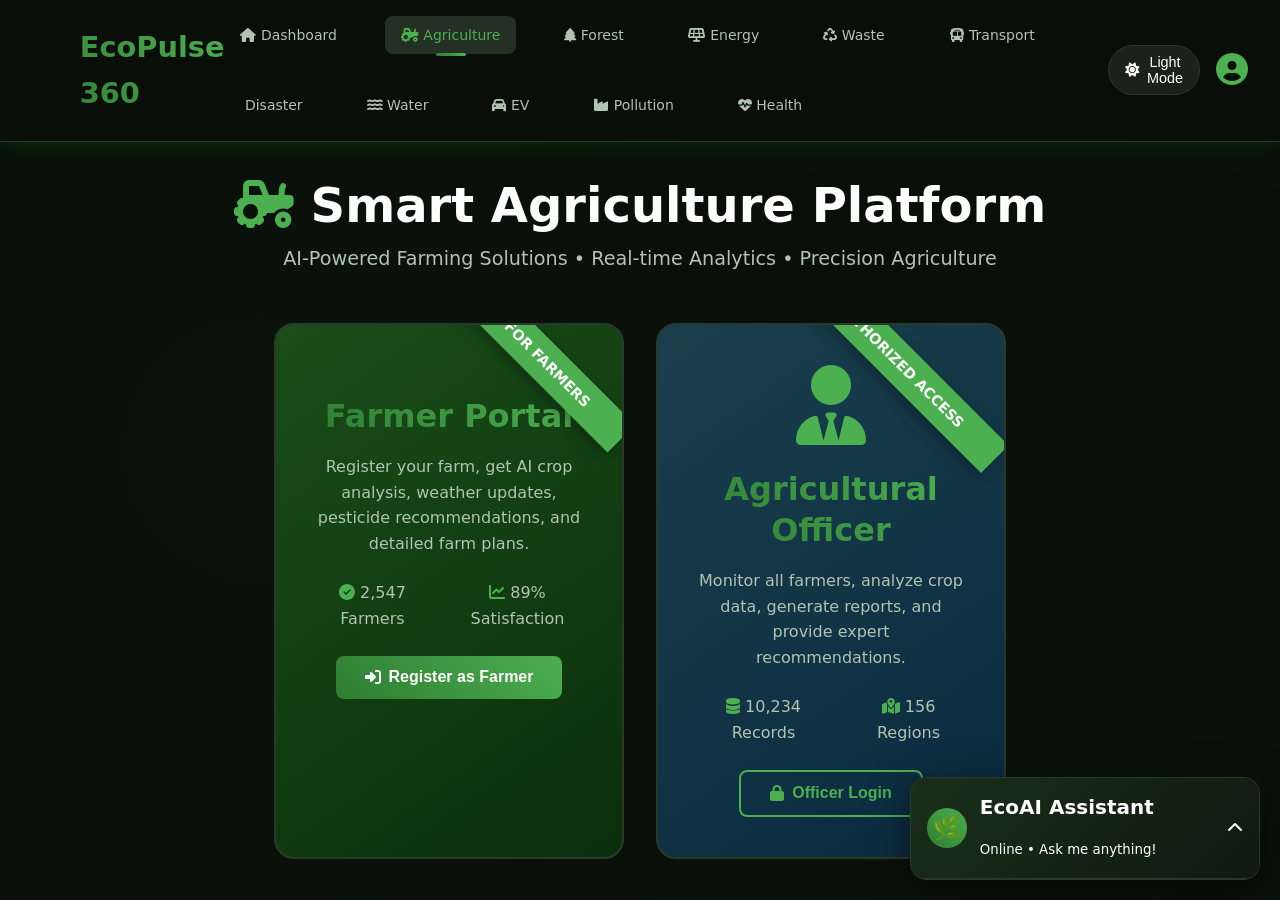
<file: agriculture.html>
<!DOCTYPE html>
<html lang="en" data-theme="dark">
<head>
    <meta charset="UTF-8">
    <meta name="viewport" content="width=device-width, initial-scale=1.0">
    <title>EcoPulse 360 - Smart Agriculture Platform</title>
    <link rel="stylesheet" href="https://cdnjs.cloudflare.com/ajax/libs/font-awesome/6.4.0/css/all.min.css">
    <link rel="stylesheet" href="css/style.css">
    <link rel="stylesheet" href="css/style.css">
<link rel="stylesheet" href="css/components.css">
<link rel="stylesheet" href="css/dark-theme.css">
<link rel="stylesheet" href="css/light-theme.css">
<link rel="stylesheet" href="css/responsive.css">

    <style>

        
        /* ===== ECOPIUSE 360 - MAIN STYLESHEET ===== */
:root {
    /* Dark Theme (Default) */
    --bg-primary: #0a0f0a;
    --bg-secondary: #111811;
    --bg-card: #1a231a;
    --bg-hover: #253025;
    --text-primary: #ffffff;
    --text-secondary: #b0c4b0;
    --text-muted: #708070;
    --accent-green: #4CAF50;
    --accent-green-light: #6fbf73;
    --accent-green-dark: #2e7d32;
    --border-color: #2a3a2a;
    --shadow-color: rgba(0, 255, 0, 0.1);
    --gradient-1: linear-gradient(135deg, #1a2f1a 0%, #0f1a0f 100%);
    --gradient-2: linear-gradient(45deg, #2e7d32, #4CAF50);
    --success: #4CAF50;
    --warning: #ff9800;
    --danger: #f44336;
    --info: #2196F3;
}

/* Light Theme Variables */
[data-theme="light"] {
    --bg-primary: #f5f9f5;
    --bg-secondary: #e8f0e8;
    --bg-card: #ffffff;
    --bg-hover: #d0e0d0;
    --text-primary: #1a2f1a;
    --text-secondary: #2a4a2a;
    --text-muted: #5a7a5a;
    --border-color: #b0d0b0;
    --shadow-color: rgba(0, 100, 0, 0.1);
}

* {
    margin: 0;
    padding: 0;
    box-sizing: border-box;
    transition: background-color 0.3s ease, color 0.2s ease, border-color 0.3s ease;
}

body {
    font-family: 'Segoe UI', 'Poppins', system-ui, -apple-system, sans-serif;
    background: var(--bg-primary);
    color: var(--text-primary);
    line-height: 1.6;
    min-height: 100vh;
    position: relative;
}

/* Animated Background */
body::before {
    content: '';
    position: fixed;
    top: 0;
    left: 0;
    width: 100%;
    height: 100%;
    background: radial-gradient(circle at 20% 50%, rgba(76, 175, 80, 0.03) 0%, transparent 50%),
                radial-gradient(circle at 80% 80%, rgba(46, 125, 50, 0.03) 0%, transparent 50%);
    pointer-events: none;
    z-index: -1;
}

/* ===== NAVIGATION ===== */
.navbar {
    background: var(--bg-secondary);
    backdrop-filter: blur(10px);
    border-bottom: 1px solid var(--border-color);
    padding: 1rem 2rem;
    position: sticky;
    top: 0;
    z-index: 1000;
    display: flex;
    justify-content: space-between;
    align-items: center;
    box-shadow: 0 4px 20px var(--shadow-color);
}

.logo {
    display: flex;
    align-items: center;
    gap: 0.8rem;
    font-size: 1.8rem;
    font-weight: 700;
    background: var(--gradient-2);
    -webkit-background-clip: text;
    -webkit-text-fill-color: transparent;
    background-clip: text;
}

.logo i {
    font-size: 2.2rem;
    color: var(--accent-green);
    filter: drop-shadow(0 0 10px var(--accent-green));
}

.nav-links {
    display: flex;
    gap: 2rem;
    align-items: center;
}

.nav-links a {
    color: var(--text-secondary);
    text-decoration: none;
    font-weight: 500;
    padding: 0.5rem 1rem;
    border-radius: 8px;
    transition: all 0.3s ease;
    position: relative;
}

.nav-links a:hover {
    color: var(--accent-green-light);
    background: var(--bg-hover);
}

.nav-links a.active {
    color: var(--accent-green);
    background: var(--bg-hover);
}

.nav-links a.active::after {
    content: '';
    position: absolute;
    bottom: -2px;
    left: 50%;
    transform: translateX(-50%);
    width: 30px;
    height: 3px;
    background: var(--gradient-2);
    border-radius: 2px;
}

/* Theme Toggle Button */
.theme-toggle {
    background: var(--bg-card);
    border: 1px solid var(--border-color);
    color: var(--text-primary);
    padding: 0.5rem 1rem;
    border-radius: 30px;
    cursor: pointer;
    display: flex;
    align-items: center;
    gap: 0.5rem;
    font-size: 0.9rem;
    transition: all 0.3s ease;
}

.theme-toggle:hover {
    border-color: var(--accent-green);
    transform: scale(1.05);
}

/* ===== DASHBOARD LAYOUT ===== */
.dashboard-container {
    max-width: 1400px;
    margin: 2rem auto;
    padding: 0 2rem;
}

.welcome-section {
    background: var(--gradient-1);
    border-radius: 20px;
    padding: 2rem;
    margin-bottom: 2rem;
    border: 1px solid var(--border-color);
    position: relative;
    overflow: hidden;
}

.welcome-section::before {
    content: '🌱';
    position: absolute;
    right: 20px;
    bottom: 10px;
    font-size: 8rem;
    opacity: 0.1;
    transform: rotate(15deg);
}

.eco-score-card {
    background: var(--bg-card);
    border-radius: 20px;
    padding: 1.5rem;
    border: 1px solid var(--border-color);
    display: flex;
    align-items: center;
    gap: 2rem;
    flex-wrap: wrap;
}

.score-circle {
    width: 120px;
    height: 120px;
    border-radius: 50%;
    background: conic-gradient(var(--accent-green) 0deg 288deg, #2a3a2a 288deg 360deg);
    display: flex;
    align-items: center;
    justify-content: center;
    position: relative;
}

.score-circle::before {
    content: '';
    width: 90px;
    height: 90px;
    border-radius: 50%;
    background: var(--bg-card);
    position: absolute;
}

.score-value {
    position: relative;
    font-size: 2rem;
    font-weight: 700;
    color: var(--accent-green);
    z-index: 1;
}

/* ===== MODULE GRID ===== */
.modules-grid {
    display: grid;
    grid-template-columns: repeat(auto-fit, minmax(300px, 1fr));
    gap: 1.5rem;
    margin-top: 2rem;
}

.module-card {
    background: var(--bg-card);
    border-radius: 16px;
    padding: 1.5rem;
    border: 1px solid var(--border-color);
    transition: all 0.3s cubic-bezier(0.4, 0, 0.2, 1);
    cursor: pointer;
    position: relative;
    overflow: hidden;
}

.module-card:hover {
    transform: translateY(-5px);
    border-color: var(--accent-green);
    box-shadow: 0 10px 30px var(--shadow-color);
}

.module-card::after {
    content: '';
    position: absolute;
    top: 0;
    left: 0;
    width: 4px;
    height: 0;
    background: var(--gradient-2);
    transition: height 0.3s ease;
}

.module-card:hover::after {
    height: 100%;
}

.module-icon {
    font-size: 2.5rem;
    margin-bottom: 1rem;
    color: var(--accent-green);
}

.module-title {
    font-size: 1.3rem;
    font-weight: 600;
    margin-bottom: 0.5rem;
    color: var(--text-primary);
}

.module-stats {
    display: flex;
    justify-content: space-between;
    margin-top: 1rem;
    padding-top: 1rem;
    border-top: 1px solid var(--border-color);
    color: var(--text-muted);
    font-size: 0.9rem;
}

/* ===== CALCULATOR CARDS ===== */
.calculator-container {
    background: var(--bg-card);
    border-radius: 16px;
    padding: 2rem;
    border: 1px solid var(--border-color);
}

.input-group {
    margin-bottom: 1.5rem;
}

.input-group label {
    display: block;
    margin-bottom: 0.5rem;
    color: var(--text-secondary);
    font-weight: 500;
}

.input-group input,
.input-group select,
.input-group textarea {
    width: 100%;
    padding: 0.8rem 1rem;
    background: var(--bg-primary);
    border: 1px solid var(--border-color);
    border-radius: 8px;
    color: var(--text-primary);
    font-size: 1rem;
    transition: all 0.3s ease;
}

.input-group input:focus,
.input-group select:focus,
.input-group textarea:focus {
    outline: none;
    border-color: var(--accent-green);
    box-shadow: 0 0 0 3px rgba(76, 175, 80, 0.1);
}

/* ===== BUTTONS ===== */
.btn {
    padding: 0.8rem 1.8rem;
    border: none;
    border-radius: 8px;
    font-weight: 600;
    cursor: pointer;
    transition: all 0.3s ease;
    display: inline-flex;
    align-items: center;
    gap: 0.5rem;
    font-size: 1rem;
}

.btn-primary {
    background: var(--gradient-2);
    color: white;
}

.btn-primary:hover {
    transform: translateY(-2px);
    box-shadow: 0 5px 20px rgba(76, 175, 80, 0.4);
}

.btn-outline {
    background: transparent;
    border: 2px solid var(--accent-green);
    color: var(--accent-green);
}

.btn-outline:hover {
    background: var(--accent-green);
    color: white;
}

/* ===== AI ASSISTANT CHAT ===== */
.ai-assistant {
    position: fixed;
    bottom: 20px;
    right: 20px;
    width: 350px;
    background: var(--bg-card);
    border-radius: 16px;
    border: 1px solid var(--border-color);
    box-shadow: 0 10px 40px var(--shadow-color);
    z-index: 1000;
    overflow: hidden;
}

.ai-header {
    background: var(--gradient-1);
    padding: 1rem;
    border-bottom: 1px solid var(--border-color);
    display: flex;
    align-items: center;
    gap: 0.8rem;
    cursor: pointer;
}

.ai-avatar {
    width: 40px;
    height: 40px;
    background: var(--gradient-2);
    border-radius: 50%;
    display: flex;
    align-items: center;
    justify-content: center;
    font-size: 1.5rem;
}

.ai-chat-body {
    height: 300px;
    overflow-y: auto;
    padding: 1rem;
    display: none;
}

.ai-chat-body.active {
    display: block;
}

.message {
    margin-bottom: 1rem;
    max-width: 80%;
}

.message.ai {
    margin-right: auto;
}

.message.user {
    margin-left: auto;
    text-align: right;
}

.message-content {
    padding: 0.8rem;
    border-radius: 12px;
    background: var(--bg-primary);
    border: 1px solid var(--border-color);
}

.message.ai .message-content {
    background: var(--bg-hover);
    border-color: var(--accent-green);
}

/* ===== CHARTS & GRAPHS ===== */
.chart-container {
    background: var(--bg-card);
    border-radius: 16px;
    padding: 1.5rem;
    margin: 1rem 0;
    border: 1px solid var(--border-color);
}

/* ===== PROGRESS BARS ===== */
.progress-bar {
    width: 100%;
    height: 8px;
    background: var(--bg-primary);
    border-radius: 4px;
    overflow: hidden;
    margin: 0.5rem 0;
}

.progress-fill {
    height: 100%;
    background: var(--gradient-2);
    border-radius: 4px;
    transition: width 0.5s ease;
    position: relative;
    overflow: hidden;
}

.progress-fill::after {
    content: '';
    position: absolute;
    top: 0;
    left: 0;
    right: 0;
    bottom: 0;
    background: linear-gradient(90deg, transparent, rgba(255,255,255,0.2), transparent);
    animation: shimmer 2s infinite;
}

@keyframes shimmer {
    0% { transform: translateX(-100%); }
    100% { transform: translateX(100%); }
}

/* ===== BADGES & ACHIEVEMENTS ===== */
.badge-container {
    display: flex;
    gap: 1rem;
    flex-wrap: wrap;
    margin: 1rem 0;
}

.badge {
    background: var(--bg-primary);
    border: 1px solid var(--border-color);
    border-radius: 30px;
    padding: 0.5rem 1rem;
    display: inline-flex;
    align-items: center;
    gap: 0.5rem;
    font-size: 0.9rem;
    transition: all 0.3s ease;
}

.badge.earned {
    border-color: var(--accent-green);
    background: rgba(76, 175, 80, 0.1);
}

.badge i {
    color: var(--accent-green);
}

/* ===== RESPONSIVE DESIGN ===== */
@media (max-width: 768px) {
    .navbar {
        padding: 1rem;
    }
    
    .nav-links {
        display: none;
    }
    
    .modules-grid {
        grid-template-columns: 1fr;
    }
    
    .ai-assistant {
        width: 300px;
        bottom: 10px;
        right: 10px;
    }
    
    .welcome-section::before {
        font-size: 4rem;
    }
}

/* ===== ANIMATIONS ===== */
@keyframes float {
    0% { transform: translateY(0px); }
    50% { transform: translateY(-10px); }
    100% { transform: translateY(0px); }
}

.float-animation {
    animation: float 3s ease-in-out infinite;
}

@keyframes pulse {
    0% { transform: scale(1); }
    50% { transform: scale(1.05); }
    100% { transform: scale(1); }
}

.pulse-animation {
    animation: pulse 2s ease-in-out infinite;
}

/* ===== SCROLLBAR STYLING ===== */
::-webkit-scrollbar {
    width: 8px;
    height: 8px;
}

::-webkit-scrollbar-track {
    background: var(--bg-secondary);
}

::-webkit-scrollbar-thumb {
    background: var(--accent-green-dark);
    border-radius: 4px;
}

::-webkit-scrollbar-thumb:hover {
    background: var(--accent-green);
}

/* ===== GLASSMORPHISM EFFECTS ===== */
.glass-card {
    background: rgba(26, 35, 26, 0.7);
    backdrop-filter: blur(10px);
    -webkit-backdrop-filter: blur(10px);
    border: 1px solid rgba(76, 175, 80, 0.2);
}

[data-theme="light"] .glass-card {
    background: rgba(255, 255, 255, 0.7);
}

/* ===== LOADING SPINNER ===== */
.spinner {
    width: 40px;
    height: 40px;
    border: 3px solid var(--border-color);
    border-top-color: var(--accent-green);
    border-radius: 50%;
    animation: spin 1s linear infinite;
}

@keyframes spin {
    to { transform: rotate(360deg); }
}


        /* Portal Selection Styles */
        .portal-selector {
            display: flex;
            gap: 2rem;
            justify-content: center;
            margin: 3rem 0;
            perspective: 1000px;
        }
        
        .portal-card {
            background: var(--bg-card);
            border: 2px solid var(--border-color);
            border-radius: 20px;
            padding: 2.5rem;
            width: 350px;
            text-align: center;
            cursor: pointer;
            transition: all 0.4s cubic-bezier(0.175, 0.885, 0.32, 1.275);
            position: relative;
            overflow: hidden;
            backdrop-filter: blur(10px);
        }
        
        .portal-card:hover {
            transform: translateY(-15px) rotateX(5deg);
            border-color: var(--accent-green);
            box-shadow: 0 30px 40px rgba(76, 175, 80, 0.3);
        }
        
        .portal-card.farmer {
            background: linear-gradient(145deg, #1a4d1a, #0a2f0a);
        }
        
        .portal-card.officer {
            background: linear-gradient(145deg, #1a3f4d, #0a2a3f);
        }
        
        .portal-icon {
            font-size: 5rem;
            margin-bottom: 1.5rem;
            color: var(--accent-green);
            animation: float 3s ease-in-out infinite;
        }
        
        .portal-title {
            font-size: 2rem;
            font-weight: 700;
            margin-bottom: 1rem;
            background: var(--gradient-2);
            -webkit-background-clip: text;
            -webkit-text-fill-color: transparent;
        }
        
        .portal-badge {
            position: absolute;
            top: 20px;
            right: -30px;
            background: var(--accent-green);
            color: white;
            padding: 0.5rem 3rem;
            transform: rotate(45deg);
            font-size: 0.9rem;
            font-weight: 600;
            box-shadow: 0 5px 15px rgba(0,0,0,0.3);
        }
        
        .portal-stats {
            display: flex;
            justify-content: center;
            gap: 1.5rem;
            margin: 1.5rem 0;
            color: var(--text-secondary);
        }
        
        .farmer-registration-form {
            background: var(--bg-card);
            border-radius: 20px;
            padding: 2rem;
            margin-top: 2rem;
            border: 1px solid var(--border-color);
            display: none;
            animation: slideIn 0.5s ease;
        }
        
        .farmer-registration-form.active {
            display: block;
        }
        
        .form-grid {
            display: grid;
            grid-template-columns: repeat(2, 1fr);
            gap: 1.5rem;
        }
        
        .form-group {
            margin-bottom: 1.5rem;
        }
        
        .form-group label {
            display: block;
            margin-bottom: 0.5rem;
            color: var(--text-secondary);
            font-weight: 500;
        }
        
        .form-group input,
        .form-group select,
        .form-group textarea {
            width: 100%;
            padding: 0.8rem 1rem;
            background: var(--bg-primary);
            border: 1px solid var(--border-color);
            border-radius: 8px;
            color: var(--text-primary);
            font-size: 1rem;
            transition: all 0.3s ease;
        }
        
        .form-group input:focus,
        .form-group select:focus,
        .form-group textarea:focus {
            border-color: var(--accent-green);
            box-shadow: 0 0 0 3px rgba(76, 175, 80, 0.2);
            outline: none;
        }
        
        .photo-upload-area {
            border: 2px dashed var(--accent-green);
            border-radius: 12px;
            padding: 2rem;
            text-align: center;
            cursor: pointer;
            transition: all 0.3s ease;
            background: var(--bg-primary);
        }
        
        .photo-upload-area:hover {
            background: var(--bg-hover);
            border-color: var(--accent-green-light);
        }
        
        .photo-upload-area i {
            font-size: 3rem;
            color: var(--accent-green);
            margin-bottom: 1rem;
        }
        
        .weather-widget {
            background: linear-gradient(135deg, #1a4d8c, #0a2f5a);
            border-radius: 16px;
            padding: 1.5rem;
            margin: 1rem 0;
            color: white;
        }
        
        .weather-grid {
            display: grid;
            grid-template-columns: repeat(3, 1fr);
            gap: 1rem;
            text-align: center;
        }
        
        .weather-item {
            padding: 1rem;
            background: rgba(255,255,255,0.1);
            border-radius: 12px;
        }
        
        .weather-item i {
            font-size: 2rem;
            margin-bottom: 0.5rem;
        }
        
        .crop-analysis-result {
            background: var(--bg-primary);
            border-radius: 12px;
            padding: 1.5rem;
            margin-top: 1rem;
            border-left: 4px solid var(--accent-green);
        }
        
        .pesticide-card {
            background: var(--bg-card);
            border: 1px solid var(--border-color);
            border-radius: 12px;
            padding: 1.2rem;
            margin-bottom: 1rem;
            transition: all 0.3s ease;
        }
        
        .pesticide-card:hover {
            transform: translateX(5px);
            border-color: var(--accent-green);
        }
        
        .pesticide-tag {
            display: inline-block;
            padding: 0.2rem 0.8rem;
            border-radius: 20px;
            font-size: 0.8rem;
            font-weight: 600;
            margin-right: 0.5rem;
        }
        
        .tag-organic {
            background: #4CAF50;
            color: white;
        }
        
        .tag-chemical {
            background: #ff9800;
            color: white;
        }
        
        .tag-bio {
            background: #2196F3;
            color: white;
        }
        
        .officer-filters {
            display: flex;
            gap: 1rem;
            margin-bottom: 2rem;
            flex-wrap: wrap;
        }
        
        .farmer-data-table {
            width: 100%;
            border-collapse: collapse;
            background: var(--bg-card);
            border-radius: 16px;
            overflow: hidden;
        }
        
        .farmer-data-table th {
            background: var(--accent-green-dark);
            color: white;
            padding: 1rem;
            text-align: left;
        }
        
        .farmer-data-table td {
            padding: 1rem;
            border-bottom: 1px solid var(--border-color);
        }
        
        .farmer-data-table tr:hover {
            background: var(--bg-hover);
        }
        
        .status-badge {
            padding: 0.3rem 0.8rem;
            border-radius: 20px;
            font-size: 0.8rem;
            font-weight: 600;
        }
        
        .status-active {
            background: #4CAF50;
            color: white;
        }
        
        .status-pending {
            background: #ff9800;
            color: white;
        }
        
        .farm-plan-preview {
            background: var(--bg-primary);
            border-radius: 16px;
            padding: 1.5rem;
            border: 1px solid var(--border-color);
        }
        
        .timeline-item {
            display: flex;
            gap: 1rem;
            padding: 1rem;
            border-left: 2px solid var(--accent-green);
            margin-bottom: 1rem;
        }
        
        .timeline-date {
            min-width: 100px;
            font-weight: 600;
            color: var(--accent-green);
        }
        
        .officer-analytics {
            display: grid;
            grid-template-columns: repeat(4, 1fr);
            gap: 1rem;
            margin-bottom: 2rem;
        }
        
        .analytics-card {
            background: var(--bg-card);
            padding: 1.5rem;
            border-radius: 12px;
            text-align: center;
        }
        
        @keyframes slideIn {
            from {
                opacity: 0;
                transform: translateY(30px);
            }
            to {
                opacity: 1;
                transform: translateY(0);
            }
        }
        
        @keyframes float {
            0%, 100% { transform: translateY(0); }
            50% { transform: translateY(-10px); }
        }
    </style>
</head>
<body>
    <!-- Navigation (same as before) -->
    <nav class="navbar">
        <div class="logo">
            <i class="fas fa-leaf"></i>
            <span>EcoPulse 360</span>
        </div>
        <div class="nav-links">
            <a href="index.html"><i class="fas fa-home"></i> Dashboard</a>
            <a href="agriculture.html" class="active"><i class="fas fa-tractor"></i> Agriculture</a>
            <a href="forest.html"><i class="fas fa-tree"></i> Forest</a>
            <a href="energy.html"><i class="fas fa-solar-panel"></i> Energy</a>
            <a href="waste.html"><i class="fas fa-recycle"></i> Waste</a>
            <a href="transport.html"><i class="fas fa-bus"></i> Transport</a>
            <a href="disaster.html"><i class="fas fa-house-flood"></i> Disaster</a>
            <a href="water.html"><i class="fas fa-water"></i> Water</a>
            <a href="ev.html"><i class="fas fa-car"></i> EV</a>
            <a href="pollution.html"><i class="fas fa-industry"></i> Pollution</a>
            <a href="healthcare.html"><i class="fas fa-heartbeat"></i> Health</a>
        </div>
        <div class="nav-right">
            <button class="theme-toggle" id="themeToggle">
                <i class="fas fa-moon"></i> Dark Mode
            </button>
            <div class="user-menu">
                <i class="fas fa-user-circle" style="font-size: 2rem; color: var(--accent-green);"></i>
            </div>
        </div>
    </nav>

    <!-- Main Container -->
    <div class="dashboard-container">
        <!-- Header -->
        <div style="text-align: center; margin-bottom: 2rem;">
            <h1 style="font-size: 3rem; margin-bottom: 0.5rem;">
                <i class="fas fa-tractor" style="color: var(--accent-green);"></i> 
                Smart Agriculture Platform
            </h1>
            <p style="color: var(--text-secondary); font-size: 1.2rem;">
                AI-Powered Farming Solutions • Real-time Analytics • Precision Agriculture
            </p>
        </div>

        <!-- Portal Selection -->
        <div class="portal-selector">
            <!-- Farmer Portal Card -->
            <div class="portal-card farmer" onclick="showFarmerPortal()">
                <div class="portal-badge">FOR FARMERS</div>
                <i class="fas fa-user-farmer portal-icon"></i>
                <h2 class="portal-title">Farmer Portal</h2>
                <p style="color: var(--text-secondary); margin-bottom: 1.5rem;">
                    Register your farm, get AI crop analysis, weather updates, pesticide recommendations, and detailed farm plans.
                </p>
                <div class="portal-stats">
                    <div><i class="fas fa-check-circle" style="color: var(--accent-green);"></i> 2,547 Farmers</div>
                    <div><i class="fas fa-chart-line" style="color: var(--accent-green);"></i> 89% Satisfaction</div>
                </div>
                <button class="btn btn-primary" onclick="event.stopPropagation(); showFarmerRegistration()">
                    <i class="fas fa-sign-in-alt"></i> Register as Farmer
                </button>
            </div>

            <!-- Officer Portal Card -->
            <div class="portal-card officer" onclick="showOfficerPortal()">
                <div class="portal-badge">AUTHORIZED ACCESS</div>
                <i class="fas fa-user-tie portal-icon"></i>
                <h2 class="portal-title">Agricultural Officer</h2>
                <p style="color: var(--text-secondary); margin-bottom: 1.5rem;">
                    Monitor all farmers, analyze crop data, generate reports, and provide expert recommendations.
                </p>
                <div class="portal-stats">
                    <div><i class="fas fa-database" style="color: var(--accent-green);"></i> 10,234 Records</div>
                    <div><i class="fas fa-map-marked-alt" style="color: var(--accent-green);"></i> 156 Regions</div>
                </div>
                <button class="btn btn-outline" onclick="event.stopPropagation(); showOfficerLogin()">
                    <i class="fas fa-lock"></i> Officer Login
                </button>
            </div>
        </div>

        <!-- FARMER REGISTRATION FORM (Hidden by default) -->
        <div id="farmerRegistration" class="farmer-registration-form">
            <h2 style="margin-bottom: 2rem; display: flex; align-items: center; gap: 1rem;">
                <i class="fas fa-clipboard-list" style="color: var(--accent-green); font-size: 2rem;"></i>
                Farmer Registration & Farm Details
            </h2>
            
            <form id="farmerForm" onsubmit="registerFarmer(event)">
                <div class="form-grid">
                    <!-- Personal Information -->
                    <div>
                        <h3 style="margin-bottom: 1.5rem; color: var(--accent-green);">👤 Personal Information</h3>
                        
                        <div class="form-group">
                            <label>Full Name *</label>
                            <input type="text" id="farmerName" required placeholder="Enter your full name">
                        </div>
                        
                        <div class="form-group">
                            <label>Phone Number *</label>
                            <input type="tel" id="farmerPhone" required placeholder="+91 98765 43210">
                        </div>
                        
                        <div class="form-group">
                            <label>Email Address</label>
                            <input type="email" id="farmerEmail" placeholder="farmer@example.com">
                        </div>
                        
                        <div class="form-group">
                            <label>Aadhar Number (Optional)</label>
                            <input type="text" id="farmerAadhar" placeholder="XXXX-XXXX-XXXX">
                        </div>
                    </div>
                    
                    <!-- Farm Location -->
                    <div>
                        <h3 style="margin-bottom: 1.5rem; color: var(--accent-green);">📍 Farm Location</h3>
                        
                        <div class="form-group">
                            <label>State *</label>
                            <select id="farmState" required>
                                <option value="">Select State</option>
                                <option value="Punjab">Punjab</option>
                                <option value="Haryana">Haryana</option>
                                <option value="Uttar Pradesh">Uttar Pradesh</option>
                                <option value="Maharashtra">Maharashtra</option>
                                <option value="Karnataka">Karnataka</option>
                                <option value="Tamil Nadu">Tamil Nadu</option>
                                <option value="Andhra Pradesh">Andhra Pradesh</option>
                                <option value="Madhya Pradesh">Madhya Pradesh</option>
                                <option value="Rajasthan">Rajasthan</option>
                                <option value="Gujarat">Gujarat</option>
                                <option value="Bihar">Bihar</option>
                                <option value="West Bengal">West Bengal</option>
                                <option value="Other">Other</option>
                            </select>
                        </div>
                        
                        <div class="form-group">
                            <label>District *</label>
                            <input type="text" id="farmDistrict" required placeholder="Enter district">
                        </div>
                        
                        <div class="form-group">
                            <label>Village/City *</label>
                            <input type="text" id="farmVillage" required placeholder="Enter village or city">
                        </div>
                        
                        <div class="form-group">
                            <label>Pin Code *</label>
                            <input type="text" id="farmPincode" required placeholder="6-digit pin code">
                        </div>
                        
                        <div class="form-group">
                            <label>Farm Coordinates (Optional)</label>
                            <input type="text" id="farmCoordinates" placeholder="Latitude, Longitude">
                        </div>
                    </div>
                </div>
                
                <!-- Farm Details -->
                <h3 style="margin: 2rem 0 1.5rem; color: var(--accent-green);">🌱 Farm Details</h3>
                
                <div class="form-grid">
                    <div class="form-group">
                        <label>Total Farm Size (in acres) *</label>
                        <input type="number" id="farmSize" step="0.01" min="0.1" required placeholder="e.g., 5.5">
                    </div>
                    
                    <div class="form-group">
                        <label>Soil Type *</label>
                        <select id="soilType" required>
                            <option value="">Select Soil Type</option>
                            <option value="Alluvial">Alluvial Soil</option>
                            <option value="Black">Black Soil (Regur)</option>
                            <option value="Red">Red Soil</option>
                            <option value="Laterite">Laterite Soil</option>
                            <option value="Arid">Arid/Desert Soil</option>
                            <option value="Saline">Saline/Alkaline Soil</option>
                            <option value="Peaty">Peaty/Marshy Soil</option>
                            <option value="Forest">Forest Soil</option>
                        </select>
                    </div>
                    
                    <div class="form-group">
                        <label>Water Source *</label>
                        <select id="waterSource" required>
                            <option value="">Select Water Source</option>
                            <option value="Borewell">Borewell</option>
                            <option value="Well">Open Well</option>
                            <option value="Canal">Canal</option>
                            <option value="River">River</option>
                            <option value="Pond">Pond/Lake</option>
                            <option value="Rainfed">Rainfed Only</option>
                            <option value="Mixed">Multiple Sources</option>
                        </select>
                    </div>
                    
                    <div class="form-group">
                        <label>Irrigation Type *</label>
                        <select id="irrigationType" required>
                            <option value="">Select Irrigation Type</option>
                            <option value="Drip">Drip Irrigation</option>
                            <option value="Sprinkler">Sprinkler System</option>
                            <option value="Flood">Flood Irrigation</option>
                            <option value="Furrow">Furrow Irrigation</option>
                            <option value="Manual">Manual/None</option>
                        </select>
                    </div>
                </div>
                
                <!-- Current Crop Information -->
                <h3 style="margin: 2rem 0 1.5rem; color: var(--accent-green);">🌾 Current Crop Information</h3>
                
                <div class="form-grid">
                    <div class="form-group">
                        <label>Primary Crop *</label>
                        <select id="primaryCrop" required>
                            <option value="">Select Primary Crop</option>
                            <option value="Rice">Rice (Paddy)</option>
                            <option value="Wheat">Wheat</option>
                            <option value="Maize">Maize (Corn)</option>
                            <option value="Sugarcane">Sugarcane</option>
                            <option value="Cotton">Cotton</option>
                            <option value="Groundnut">Groundnut</option>
                            <option value="Soybean">Soybean</option>
                            <option value="Mustard">Mustard</option>
                            <option value="Potato">Potato</option>
                            <option value="Tomato">Tomato</option>
                            <option value="Onion">Onion</option>
                            <option value="Chili">Chili</option>
                            <option value="Banana">Banana</option>
                            <option value="Mango">Mango</option>
                            <option value="Coconut">Coconut</option>
                        </select>
                    </div>
                    
                    <div class="form-group">
                        <label>Crop Variety</label>
                        <input type="text" id="cropVariety" placeholder="e.g., Basmati 1121">
                    </div>
                    
                    <div class="form-group">
                        <label>Planting Date *</label>
                        <input type="date" id="plantingDate" required>
                    </div>
                    
                    <div class="form-group">
                        <label>Expected Harvest Date</label>
                        <input type="date" id="harvestDate">
                    </div>
                    
                    <div class="form-group">
                        <label>Area Under This Crop (acres) *</label>
                        <input type="number" id="cropArea" step="0.01" required placeholder="e.g., 2.5">
                    </div>
                    
                    <div class="form-group">
                        <label>Estimated Yield (kg/acre)</label>
                        <input type="number" id="estimatedYield" placeholder="Leave blank for AI estimate">
                    </div>
                </div>
                
                <!-- Crop Photo Upload -->
                <div class="form-group">
                    <label>Upload Crop Photo for AI Analysis *</label>
                    <div class="photo-upload-area" id="photoUploadArea" onclick="document.getElementById('cropPhoto').click()">
                        <i class="fas fa-cloud-upload-alt"></i>
                        <h4>Click to upload crop photo</h4>
                        <p style="color: var(--text-muted);">PNG, JPG up to 10MB</p>
                        <input type="file" id="cropPhoto" accept="image/*" style="display: none;" onchange="previewPhoto(this)">
                    </div>
                    <div id="photoPreview" style="display: none; margin-top: 1rem;">
                        <img id="previewImage" style="max-width: 200px; border-radius: 8px;">
                        <button type="button" class="btn btn-outline" style="margin-left: 1rem;" onclick="analyzeCropPhoto()">
                            <i class="fas fa-microscope"></i> Analyze with AI
                        </button>
                    </div>
                </div>
                
                <!-- AI Analysis Results (Hidden initially) -->
                <div id="aiAnalysisResult" style="display: none; margin: 2rem 0;" class="crop-analysis-result">
                    <h3 style="color: var(--accent-green); margin-bottom: 1rem;">
                        <i class="fas fa-robot"></i> AI Crop Analysis Results
                    </h3>
                    <div id="analysisContent"></div>
                </div>
                
                <button type="submit" class="btn btn-primary" style="width: 100%; padding: 1.2rem; font-size: 1.2rem;">
                    <i class="fas fa-save"></i> Register Farm & Generate Farm Plan
                </button>
            </form>
        </div>

        <!-- FARMER DASHBOARD (Shown after registration) -->
        <div id="farmerDashboard" style="display: none;">
            <div style="display: flex; justify-content: space-between; align-items: center; margin-bottom: 2rem;">
                <h2><i class="fas fa-tractor" style="color: var(--accent-green);"></i> Welcome, <span id="displayFarmerName">Farmer</span>!</h2>
                <button class="btn btn-outline" onclick="logoutFarmer()">
                    <i class="fas fa-sign-out-alt"></i> Logout
                </button>
            </div>
            
            <!-- Weather Widget -->
            <div class="weather-widget" id="weatherWidget">
                <div style="display: flex; justify-content: space-between; align-items: center; margin-bottom: 1rem;">
                    <h3><i class="fas fa-cloud-sun"></i> Today's Weather for <span id="weatherLocation">Your Farm</span></h3>
                    <span id="weatherUpdateTime">Updated just now</span>
                </div>
                <div class="weather-grid" id="weatherGrid">
                    <!-- Weather data will be inserted here by JavaScript -->
                </div>
            </div>
            
            <!-- Main Dashboard Grid -->
            <div style="display: grid; grid-template-columns: 2fr 1fr; gap: 2rem; margin-top: 2rem;">
                <!-- Left Column - Crop & Recommendations -->
                <div>
                    <!-- Current Crop Status -->
                    <div class="calculator-container" style="margin-bottom: 2rem;">
                        <h3><i class="fas fa-seedling" style="color: var(--accent-green);"></i> Your Crop Status</h3>
                        <div style="display: flex; gap: 2rem; margin: 1.5rem 0;">
                            <div style="text-align: center;">
                                <div style="width: 100px; height: 100px; border-radius: 50%; background: conic-gradient(var(--accent-green) 0deg 288deg, #2a3a2a 288deg 360deg); display: flex; align-items: center; justify-content: center; margin: 0 auto;">
                                    <span style="font-size: 2rem; color: white;" id="cropHealthScore">78</span>
                                </div>
                                <p>Health Score</p>
                            </div>
                            <div>
                                <h4 id="cropNameDisplay">Wheat (Basmati)</h4>
                                <p><i class="fas fa-calendar"></i> Planted: <span id="plantingDateDisplay">15 Oct 2025</span></p>
                                <p><i class="fas fa-hourglass-half"></i> Days to harvest: <span id="daysToHarvest">45</span> days</p>
                                <p><i class="fas fa-tint"></i> Water needed: <span id="waterNeeded">2.5</span> cm this week</p>
                                <div class="progress-bar" style="margin: 0.5rem 0;">
                                    <div class="progress-fill" id="growthProgress" style="width: 65%;"></div>
                                </div>
                                <p>Growth stage: <span id="growthStage">Flowering</span></p>
                            </div>
                        </div>
                    </div>
                    
                    <!-- Pesticide Recommendations -->
                    <div class="calculator-container">
                        <h3><i class="fas fa-bug" style="color: var(--accent-green);"></i> Smart Pesticide Recommendations</h3>
                        <p style="color: var(--text-secondary); margin: 1rem 0;">Based on your crop, weather, and detected issues</p>
                        
                        <div id="pesticideList">
                            <!-- Dynamic pesticide cards will be inserted here -->
                        </div>
                        
                        <div class="pesticide-card">
                            <div style="display: flex; justify-content: space-between;">
                                <div>
                                    <span class="pesticide-tag tag-organic">Organic</span>
                                    <span class="pesticide-tag tag-bio">Bio-pesticide</span>
                                    <h4>Neem Oil 1500 ppm</h4>
                                </div>
                                <span style="color: var(--accent-green); font-weight: 600;">₹450/L</span>
                            </div>
                            <p style="margin: 0.5rem 0;"><strong>For:</strong> Aphids, Whiteflies, Mildew</p>
                            <p><strong>How to use:</strong> Mix 5ml per liter of water. Spray on affected areas early morning or late evening.</p>
                            <p><strong>When:</strong> Apply at first sign of pests. Repeat every 7-10 days.</p>
                            <p><strong>Quantity:</strong> 2.5 liters per acre per application</p>
                            <div style="margin-top: 0.5rem;">
                                <small>Effectiveness: 85% • Safe for beneficial insects • 0-day PHI</small>
                            </div>
                        </div>
                        
                        <div class="pesticide-card">
                            <div style="display: flex; justify-content: space-between;">
                                <div>
                                    <span class="pesticide-tag tag-chemical">Chemical</span>
                                    <h4>Imidacloprid 17.8% SL</h4>
                                </div>
                                <span style="color: var(--accent-green); font-weight: 600;">₹850/L</span>
                            </div>
                            <p style="margin: 0.5rem 0;"><strong>For:</strong> Aphids, Jassids, Thrips, Whiteflies</p>
                            <p><strong>How to use:</strong> Mix 2ml per liter of water. Ensure thorough coverage of foliage.</p>
                            <p><strong>When:</strong> Apply when pest population reaches economic threshold level.</p>
                            <p><strong>Quantity:</strong> 200ml per acre</p>
                            <div style="margin-top: 0.5rem;">
                                <small>Effectiveness: 95% • Pre-harvest interval: 7 days • Wear protective gear</small>
                            </div>
                        </div>
                        
                        <div class="pesticide-card">
                            <div style="display: flex; justify-content: space-between;">
                                <div>
                                    <span class="pesticide-tag tag-organic">Organic</span>
                                    <h4>Trichoderma Viride (Fungicide)</h4>
                                </div>
                                <span style="color: var(--accent-green); font-weight: 600;">₹300/250g</span>
                            </div>
                            <p style="margin: 0.5rem 0;"><strong>For:</strong> Root rot, Wilts, Damping off</p>
                            <p><strong>How to use:</strong> Mix 250g in 50kg farmyard manure. Apply to soil before planting.</p>
                            <p><strong>When:</strong> At the time of sowing/transplanting</p>
                            <p><strong>Quantity:</strong> 250g per acre</p>
                            <div style="margin-top: 0.5rem;">
                                <small>Bio-control agent • Improves soil health • Zero residual toxicity</small>
                            </div>
                        </div>
                    </div>
                </div>
                
                <!-- Right Column - Farm Plan & Recommendations -->
                <div>
                    <!-- Farm Plan Card -->
                    <div class="glass-card" style="padding: 1.5rem; margin-bottom: 2rem;">
                        <div style="display: flex; justify-content: space-between; align-items: center;">
                            <h3><i class="fas fa-file-pdf" style="color: var(--accent-green);"></i> Your Farm Plan</h3>
                            <button class="btn btn-outline" onclick="downloadFarmPlan()">
                                <i class="fas fa-download"></i> Download PDF
                            </button>
                        </div>
                        
                        <div class="farm-plan-preview" style="margin-top: 1rem;">
                            <h4>🌾 Crop Management Timeline</h4>
                            <div class="timeline-item">
                                <div class="timeline-date">Week 1-2</div>
                                <div>
                                    <strong>Land Preparation</strong>
                                    <p>Plowing, harrowing, leveling. Apply basal fertilizer.</p>
                                </div>
                            </div>
                            <div class="timeline-item">
                                <div class="timeline-date">Week 3</div>
                                <div>
                                    <strong>Sowing/Planting</strong>
                                    <p>Seed treatment with Trichoderma. Row spacing: 45cm.</p>
                                </div>
                            </div>
                            <div class="timeline-item">
                                <div class="timeline-date">Week 4-6</div>
                                <div>
                                    <strong>Vegetative Growth</strong>
                                    <p>First irrigation. Apply urea. Monitor for aphids.</p>
                                </div>
                            </div>
                            <div class="timeline-item">
                                <div class="timeline-date">Week 7-9</div>
                                <div>
                                    <strong>Flowering Stage</strong>
                                    <p>Critical water stage. Apply second dose of fertilizer.</p>
                                </div>
                            </div>
                            <div class="timeline-item">
                                <div class="timeline-date">Week 10-12</div>
                                <div>
                                    <strong>Grain Filling</strong>
                                    <p>Regular irrigation. Pest monitoring.</p>
                                </div>
                            </div>
                            <div class="timeline-item">
                                <div class="timeline-date">Week 13-14</div>
                                <div>
                                    <strong>Harvest</strong>
                                    <p>Harvest at proper moisture content (20-22%).</p>
                                </div>
                            </div>
                            
                            <h4 style="margin-top: 1.5rem;">💰 Estimated Costs & Returns</h4>
                            <table style="width: 100%; margin-top: 1rem;">
                                <tr>
                                    <td>Input Cost (Seeds, Fertilizer, Pesticides)</td>
                                    <td style="text-align: right; color: var(--accent-green);">₹18,500</td>
                                </tr>
                                <tr>
                                    <td>Labor Cost</td>
                                    <td style="text-align: right; color: var(--accent-green);">₹12,000</td>
                                </tr>
                                <tr>
                                    <td>Irrigation & Power</td>
                                    <td style="text-align: right; color: var(--accent-green);">₹5,500</td>
                                </tr>
                                <tr>
                                    <td>Miscellaneous</td>
                                    <td style="text-align: right; color: var(--accent-green);">₹4,000</td>
                                </tr>
                                <tr style="border-top: 2px solid var(--border-color);">
                                    <td><strong>Total Cost</strong></td>
                                    <td style="text-align: right;"><strong>₹40,000</strong></td>
                                </tr>
                                <tr>
                                    <td>Expected Yield (25 quintals @ ₹2,000/quintal)</td>
                                    <td style="text-align: right; color: var(--accent-green);">₹50,000</td>
                                </tr>
                                <tr style="background: var(--bg-primary);">
                                    <td><strong>Net Profit</strong></td>
                                    <td style="text-align: right; color: var(--accent-green); font-weight: 600;">₹10,000</td>
                                </tr>
                            </table>
                        </div>
                    </div>
                    
                    <!-- Rain Chances -->
                    <div class="glass-card" style="padding: 1.5rem; margin-bottom: 2rem;">
                        <h3><i class="fas fa-cloud-rain" style="color: var(--accent-green);"></i> Rain Forecast</h3>
                        <div style="display: flex; align-items: center; gap: 2rem; margin-top: 1rem;">
                            <div style="text-align: center;">
                                <i class="fas fa-cloud-showers-heavy" style="font-size: 3rem; color: #4A90E2;"></i>
                                <h2 style="font-size: 2.5rem;" id="rainChance">75%</h2>
                                <p>Chance of rain</p>
                            </div>
                            <div>
                                <p><i class="fas fa-calendar"></i> Next 7 days: <span id="rainDays">3</span> rainy days</p>
                                <p><i class="fas fa-tint"></i> Expected rainfall: <span id="rainAmount">45</span> mm</p>
                                <p><i class="fas fa-clock"></i> Best time to spray: <span id="sprayTime">Mar 15, Early morning</span></p>
                            </div>
                        </div>
                    </div>
                    
                    <!-- Expert Tips -->
                    <div class="glass-card" style="padding: 1.5rem;">
                        <h3><i class="fas fa-lightbulb" style="color: var(--accent-green);"></i> Expert Tips for This Week</h3>
                        <ul style="list-style: none; margin-top: 1rem;">
                            <li style="margin-bottom: 1rem;">✓ Monitor for aphids - warm weather increases risk</li>
                            <li style="margin-bottom: 1rem;">✓ Apply second dose of fertilizer before expected rain</li>
                            <li style="margin-bottom: 1rem;">✓ Check irrigation systems for leaks - save water</li>
                            <li style="margin-bottom: 1rem;">✓ Remove weeds manually to avoid herbicide use</li>
                        </ul>
                    </div>
                </div>
            </div>
        </div>

        <!-- OFFICER LOGIN (Hidden by default) -->
        <div id="officerLogin" class="farmer-registration-form" style="max-width: 400px; margin: 0 auto;">
            <h2 style="margin-bottom: 2rem; text-align: center;">
                <i class="fas fa-user-tie" style="color: var(--accent-green);"></i> Agricultural Officer Login
            </h2>
            
            <form onsubmit="officerLogin(event)">
                <div class="form-group">
                    <label>Officer ID *</label>
                    <input type="text" id="officerId" required placeholder="Enter your officer ID">
                </div>
                
                <div class="form-group">
                    <label>Password *</label>
                    <input type="password" id="officerPassword" required placeholder="Enter password">
                </div>
                
                <div class="form-group">
                    <label>Select District *</label>
                    <select id="officerDistrict" required>
                        <option value="">Select Your District</option>
                        <option value="Ludhiana">Ludhiana</option>
                        <option value="Amritsar">Amritsar</option>
                        <option value="Jalandhar">Jalandhar</option>
                        <option value="Patiala">Patiala</option>
                        <option value="Bathinda">Bathinda</option>
                        <option value="Mohali">Mohali</option>
                    </select>
                </div>
                
                <button type="submit" class="btn btn-primary" style="width: 100%;">
                    <i class="fas fa-sign-in-alt"></i> Login to Officer Portal
                </button>
            </form>
            
            <p style="text-align: center; margin-top: 1rem; color: var(--text-muted);">
                <i class="fas fa-shield-alt"></i> Authorized access only
            </p>
        </div>

        <!-- OFFICER DASHBOARD (Hidden by default) -->
        <div id="officerDashboard" style="display: none;">
            <div style="display: flex; justify-content: space-between; align-items: center; margin-bottom: 2rem;">
                <div>
                    <h2><i class="fas fa-user-tie" style="color: var(--accent-green);"></i> Agricultural Officer Dashboard</h2>
                    <p style="color: var(--text-secondary);">District: <span id="officerDistrictDisplay">Ludhiana</span> | Last sync: <span id="lastSync">Just now</span></p>
                </div>
                <button class="btn btn-outline" onclick="logoutOfficer()">
                    <i class="fas fa-sign-out-alt"></i> Logout
                </button>
            </div>
            
            <!-- Analytics Cards -->
            <div class="officer-analytics">
                <div class="analytics-card">
                    <i class="fas fa-users" style="font-size: 2rem; color: var(--accent-green);"></i>
                    <h3 style="font-size: 2rem; margin: 0.5rem 0;" id="totalFarmers">1,247</h3>
                    <p>Registered Farmers</p>
                </div>
                <div class="analytics-card">
                    <i class="fas fa-tractor" style="font-size: 2rem; color: var(--accent-green);"></i>
                    <h3 style="font-size: 2rem; margin: 0.5rem 0;" id="totalFarms">1,892</h3>
                    <p>Total Farms</p>
                </div>
                <div class="analytics-card">
                    <i class="fas fa-seedling" style="font-size: 2rem; color: var(--accent-green);"></i>
                    <h3 style="font-size: 2rem; margin: 0.5rem 0;" id="totalCrops">3,456</h3>
                    <p>Crops Registered</p>
                </div>
                <div class="analytics-card">
                    <i class="fas fa-chart-line" style="font-size: 2rem; color: var(--accent-green);"></i>
                    <h3 style="font-size: 2rem; margin: 0.5rem 0;" id="avgYield">24.5</h3>
                    <p>Avg Yield (q/acre)</p>
                </div>
            </div>
            
            <!-- Officer Filters -->
            <div class="officer-filters">
                <select class="form-group" style="width: 200px;" id="filterVillage">
                    <option value="">All Villages</option>
                    <option value="Village1">Village 1</option>
                    <option value="Village2">Village 2</option>
                </select>
                <select class="form-group" style="width: 200px;" id="filterCrop">
                    <option value="">All Crops</option>
                    <option value="Rice">Rice</option>
                    <option value="Wheat">Wheat</option>
                    <option value="Maize">Maize</option>
                </select>
                <select class="form-group" style="width: 200px;" id="filterSoil">
                    <option value="">All Soil Types</option>
                    <option value="Alluvial">Alluvial</option>
                    <option value="Black">Black</option>
                </select>
                <input type="text" class="form-group" placeholder="Search farmer..." style="flex: 1;" id="searchFarmer">
                <button class="btn btn-primary" onclick="applyFilters()">
                    <i class="fas fa-filter"></i> Apply
                </button>
                <button class="btn btn-outline" onclick="exportData()">
                    <i class="fas fa-file-excel"></i> Export
                </button>
            </div>
            
            <!-- Farmers Data Table -->
            <div style="overflow-x: auto;">
                <table class="farmer-data-table">
                    <thead>
                        <tr>
                            <th>Farmer Name</th>
                            <th>Village</th>
                            <th>Farm Size</th>
                            <th>Crop</th>
                            <th>Soil Type</th>
                            <th>Health Score</th>
                            <th>Last Visit</th>
                            <th>Status</th>
                            <th>Actions</th>
                        </tr>
                    </thead>
                    <tbody id="farmersTableBody">
                        <tr>
                            <td>Gurpreet Singh</td>
                            <td>Village Bhaini</td>
                            <td>5.2 acres</td>
                            <td>Wheat</td>
                            <td>Alluvial</td>
                            <td><span style="color: var(--accent-green);">85%</span></td>
                            <td>2 days ago</td>
                            <td><span class="status-badge status-active">Active</span></td>
                            <td>
                                <button class="btn btn-outline" style="padding: 0.3rem 0.8rem;" onclick="viewFarmerDetails(1)">
                                    <i class="fas fa-eye"></i>
                                </button>
                                <button class="btn btn-outline" style="padding: 0.3rem 0.8rem;" onclick="messageFarmer(1)">
                                    <i class="fas fa-envelope"></i>
                                </button>
                            </td>
                        </tr>
                        <tr>
                            <td>Kaur Baljinder</td>
                            <td>Village Raikot</td>
                            <td>3.8 acres</td>
                            <td>Rice</td>
                            <td>Clay</td>
                            <td><span style="color: var(--warning);">62%</span></td>
                            <td>5 days ago</td>
                            <td><span class="status-badge status-pending">Needs Attention</span></td>
                            <td>
                                <button class="btn btn-outline" style="padding: 0.3rem 0.8rem;" onclick="viewFarmerDetails(2)">
                                    <i class="fas fa-eye"></i>
                                </button>
                                <button class="btn btn-outline" style="padding: 0.3rem 0.8rem;" onclick="messageFarmer(2)">
                                    <i class="fas fa-envelope"></i>
                                </button>
                            </td>
                        </tr>
                        <tr>
                            <td>Mohammed Rafiq</td>
                            <td>Village Jalalabad</td>
                            <td>7.5 acres</td>
                            <td>Cotton</td>
                            <td>Black</td>
                            <td><span style="color: var(--accent-green);">91%</span></td>
                            <td>1 day ago</td>
                            <td><span class="status-badge status-active">Active</span></td>
                            <td>
                                <button class="btn btn-outline" style="padding: 0.3rem 0.8rem;" onclick="viewFarmerDetails(3)">
                                    <i class="fas fa-eye"></i>
                                </button>
                                <button class="btn btn-outline" style="padding: 0.3rem 0.8rem;" onclick="messageFarmer(3)">
                                    <i class="fas fa-envelope"></i>
                                </button>
                            </td>
                        </tr>
                    </tbody>
                </table>
            </div>
            
            <!-- Farmer Details Modal (Hidden) -->
            <div id="farmerDetailsModal" style="display: none; position: fixed; top: 0; left: 0; width: 100%; height: 100%; background: rgba(0,0,0,0.8); z-index: 2000; align-items: center; justify-content: center;">
                <div style="background: var(--bg-card); width: 80%; max-width: 900px; border-radius: 20px; padding: 2rem; max-height: 80vh; overflow-y: auto;">
                    <div style="display: flex; justify-content: space-between;">
                        <h2><i class="fas fa-user" style="color: var(--accent-green);"></i> Farmer Details</h2>
                        <button class="btn btn-outline" onclick="closeFarmerModal()">✕</button>
                    </div>
                    <div id="farmerDetailsContent"></div>
                </div>
            </div>
        </div>
    </div>

    <!-- AI Assistant (Auto-loaded) -->
    
    <script>
        // Global variables
        let currentFarmer = null;
        let currentOfficer = null;
        let farmersData = [];
        
        // Initialize page
        document.addEventListener('DOMContentLoaded', function() {
            loadFarmersFromStorage();
            updateWeatherData();
        });
        
        // Portal navigation functions
        function showFarmerPortal() {
            document.getElementById('farmerRegistration').classList.add('active');
            document.getElementById('officerLogin').style.display = 'none';
            document.getElementById('farmerDashboard').style.display = 'none';
            document.getElementById('officerDashboard').style.display = 'none';
        }
        
        function showOfficerPortal() {
            document.getElementById('farmerRegistration').classList.remove('active');
            document.getElementById('officerLogin').style.display = 'block';
            document.getElementById('farmerDashboard').style.display = 'none';
            document.getElementById('officerDashboard').style.display = 'none';
        }
        
        function showFarmerRegistration() {
            document.getElementById('farmerRegistration').classList.add('active');
            document.getElementById('officerLogin').style.display = 'none';
        }
        
        function showOfficerLogin() {
            document.getElementById('farmerRegistration').classList.remove('active');
            document.getElementById('officerLogin').style.display = 'block';
        }
        
        // Photo upload preview
        function previewPhoto(input) {
            if (input.files && input.files[0]) {
                const reader = new FileReader();
                reader.onload = function(e) {
                    document.getElementById('photoPreview').style.display = 'block';
                    document.getElementById('previewImage').src = e.target.result;
                }
                reader.readAsDataURL(input.files[0]);
            }
        }
        
        // AI Crop Photo Analysis
        function analyzeCropPhoto() {
            const photo = document.getElementById('cropPhoto').files[0];
            if (!photo) {
                alert('Please upload a photo first');
                return;
            }
            
            // Show loading
            document.getElementById('aiAnalysisResult').style.display = 'block';
            document.getElementById('analysisContent').innerHTML = `
                <div style="text-align: center;">
                    <i class="fas fa-spinner fa-spin" style="font-size: 2rem;"></i>
                    <p>AI analyzing your crop... This may take a moment.</p>
                </div>
            `;
            
            // Simulate AI analysis (replace with actual API call)
            setTimeout(() => {
                const analysis = generateAIAnalysis();
                document.getElementById('analysisContent').innerHTML = analysis;
            }, 2000);
        }
        
        function generateAIAnalysis() {
            const crop = document.getElementById('primaryCrop').value;
            const soil = document.getElementById('soilType').value;
            
            const analyses = {
                'Rice': {
                    health: '87%',
                    issues: 'Minor nitrogen deficiency detected',
                    recommendations: 'Apply urea at 50kg/acre. Monitor for stem borer.',
                    yield: '32 quintals/acre (estimated)'
                },
                'Wheat': {
                    health: '92%',
                    issues: 'No major issues detected',
                    recommendations: 'Second irrigation due in 3 days. Apply 40kg DAP.',
                    yield: '28 quintals/acre (estimated)'
                },
                'Maize': {
                    health: '76%',
                    issues: 'Early signs of fall armyworm',
                    recommendations: 'Apply emamectin benzoate @ 0.4g/L. Install pheromone traps.',
                    yield: '35 quintals/acre (estimated)'
                },
                'Cotton': {
                    health: '71%',
                    issues: 'Aphid infestation detected',
                    recommendations: 'Spray neem oil 1500ppm @ 5ml/L. Release ladybugs.',
                    yield: '18 quintals/acre (estimated)'
                },
                'Tomato': {
                    health: '83%',
                    issues: 'Early blight spots on lower leaves',
                    recommendations: 'Apply mancozeb @ 2g/L. Improve air circulation.',
                    yield: '85 quintals/acre (estimated)'
                }
            };
            
            const result = analyses[crop] || {
                health: '81%',
                issues: 'General observation - crop appears healthy',
                recommendations: 'Continue regular maintenance. Monitor for pests.',
                yield: 'Average for region'
            };
            
            return `
                <div style="display: grid; grid-template-columns: 1fr 2fr; gap: 1rem;">
                    <div style="text-align: center;">
                        <div style="width: 100px; height: 100px; border-radius: 50%; background: conic-gradient(#4CAF50 0deg ${parseInt(result.health)}deg, #f44336 ${parseInt(result.health)}deg 360deg); margin: 0 auto;"></div>
                        <h3 style="color: var(--accent-green);">${result.health}</h3>
                        <p>Crop Health</p>
                    </div>
                    <div>
                        <h4>🔍 Detected Issues:</h4>
                        <p>${result.issues}</p>
                        <h4>💡 Recommendations:</h4>
                        <p>${result.recommendations}</p>
                        <h4>📊 Expected Yield:</h4>
                        <p>${result.yield}</p>
                    </div>
                </div>
            `;
        }
        
        // Farmer Registration
        function registerFarmer(event) {
            event.preventDefault();
            
            const farmerData = {
                id: 'FARM' + Date.now(),
                name: document.getElementById('farmerName').value,
                phone: document.getElementById('farmerPhone').value,
                email: document.getElementById('farmerEmail').value,
                aadhar: document.getElementById('farmerAadhar').value,
                state: document.getElementById('farmState').value,
                district: document.getElementById('farmDistrict').value,
                village: document.getElementById('farmVillage').value,
                pincode: document.getElementById('farmPincode').value,
                coordinates: document.getElementById('farmCoordinates').value,
                farmSize: parseFloat(document.getElementById('farmSize').value),
                soilType: document.getElementById('soilType').value,
                waterSource: document.getElementById('waterSource').value,
                irrigationType: document.getElementById('irrigationType').value,
                primaryCrop: document.getElementById('primaryCrop').value,
                cropVariety: document.getElementById('cropVariety').value,
                plantingDate: document.getElementById('plantingDate').value,
                harvestDate: document.getElementById('harvestDate').value,
                cropArea: parseFloat(document.getElementById('cropArea').value),
                estimatedYield: document.getElementById('estimatedYield').value,
                registrationDate: new Date().toISOString(),
                status: 'active'
            };
            
            // Save to localStorage
            let farmers = JSON.parse(localStorage.getItem('farmers')) || [];
            farmers.push(farmerData);
            localStorage.setItem('farmers', JSON.stringify(farmers));
            
            currentFarmer = farmerData;
            
            // Show farmer dashboard
            showFarmerDashboard(farmerData);
        }
        
        function showFarmerDashboard(farmer) {
            document.getElementById('farmerRegistration').classList.remove('active');
            document.getElementById('farmerDashboard').style.display = 'block';
            document.getElementById('displayFarmerName').textContent = farmer.name.split(' ')[0];
            
            // Update dashboard with farmer data
            document.getElementById('weatherLocation').textContent = farmer.village + ', ' + farmer.district;
            document.getElementById('cropNameDisplay').textContent = farmer.primaryCrop + (farmer.cropVariety ? ' (' + farmer.cropVariety + ')' : '');
            document.getElementById('plantingDateDisplay').textContent = new Date(farmer.plantingDate).toLocaleDateString('en-IN', { day: 'numeric', month: 'short', year: 'numeric' });
            
            // Calculate days to harvest
            const planting = new Date(farmer.plantingDate);
            const harvest = farmer.harvestDate ? new Date(farmer.harvestDate) : new Date(planting.getTime() + (120 * 24 * 60 * 60 * 1000));
            const today = new Date();
            const totalDays = (harvest - planting) / (1000 * 60 * 60 * 24);
            const daysPassed = (today - planting) / (1000 * 60 * 60 * 24);
            const daysLeft = Math.max(0, Math.round(totalDays - daysPassed));
            const growthPercent = Math.min(100, Math.round((daysPassed / totalDays) * 100));
            
            document.getElementById('daysToHarvest').textContent = daysLeft;
            document.getElementById('growthProgress').style.width = growthPercent + '%';
            
            // Determine growth stage
            let stage;
            if (growthPercent < 20) stage = 'Germination';
            else if (growthPercent < 40) stage = 'Vegetative';
            else if (growthPercent < 60) stage = 'Flowering';
            else if (growthPercent < 80) stage = 'Fruit/Grain Formation';
            else stage = 'Maturity';
            document.getElementById('growthStage').textContent = stage;
            
            // Set water needed based on crop and stage
            const waterNeeds = {
                'Rice': { Germination: 3, Vegetative: 5, Flowering: 6, 'Fruit/Grain Formation': 4, Maturity: 2 },
                'Wheat': { Germination: 2.5, Vegetative: 3.5, Flowering: 4, 'Fruit/Grain Formation': 3, Maturity: 1.5 },
                'Maize': { Germination: 2, Vegetative: 3, Flowering: 4, 'Fruit/Grain Formation': 3.5, Maturity: 1.5 }
            };
            const water = (waterNeeds[farmer.primaryCrop]?.[stage] || 2.5).toFixed(1);
            document.getElementById('waterNeeded').textContent = water + ' cm';
            
            // Update pesticide list dynamically
            updatePesticideRecommendations(farmer.primaryCrop, stage);
        }
        
        function updatePesticideRecommendations(crop, stage) {
            const pesticideList = document.getElementById('pesticideList');
            
            const pesticides = {
                'Rice': {
                    'Vegetative': [
                        { name: 'Cartap Hydrochloride 4G', type: 'Chemical', for: 'Stem borer', price: '₹320/kg', dose: '10kg/acre', timing: 'Apply 20-25 days after transplanting' },
                        { name: 'Neem Cake', type: 'Organic', for: 'Soil pests, Nematodes', price: '₹25/kg', dose: '100kg/acre', timing: 'At last plowing' }
                    ],
                    'Flowering': [
                        { name: 'Tricyclazole 75% WP', type: 'Chemical', for: 'Blast disease', price: '₹950/kg', dose: '0.6g/L', timing: 'At first sign of disease' },
                        { name: 'Pseudomonas fluorescens', type: 'Bio', for: 'Sheath blight', price: '₹400/kg', dose: '2.5kg/acre', timing: 'Foliar spray' }
                    ]
                },
                'Wheat': {
                    'Vegetative': [
                        { name: '2,4-D Sodium Salt', type: 'Chemical', for: 'Broad leaf weeds', price: '₹450/kg', dose: '500g/acre', timing: '30-35 days after sowing' },
                        { name: 'Sulfur 80% WG', type: 'Chemical', for: 'Powdery mildew', price: '₹280/kg', dose: '2g/L', timing: 'At disease appearance' }
                    ],
                    'Flowering': [
                        { name: 'Propiconazole 25% EC', type: 'Chemical', for: 'Rust, Karnal bunt', price: '₹850/L', dose: '1ml/L', timing: 'At ear head emergence' },
                        { name: 'NSKE 5%', type: 'Organic', for: 'Aphids', price: '₹150/L', dose: '5L/acre', timing: 'When aphids appear' }
                    ]
                }
            };
            
            const cropPests = pesticides[crop]?.[stage] || pesticides[crop]?.Vegetative || [
                { name: 'Neem Oil', type: 'Organic', for: 'General pests', price: '₹450/L', dose: '5ml/L', timing: 'As needed' },
                { name: 'Multiplex Npk', type: 'Chemical', for: 'Nutrient deficiency', price: '₹600/kg', dose: '5kg/acre', timing: 'Every 15 days' }
            ];
            
            let html = '';
            cropPests.forEach(p => {
                html += `
                    <div class="pesticide-card">
                        <div style="display: flex; justify-content: space-between;">
                            <div>
                                <span class="pesticide-tag tag-${p.type === 'Organic' ? 'organic' : (p.type === 'Bio' ? 'bio' : 'chemical')}">${p.type}</span>
                                <h4>${p.name}</h4>
                            </div>
                            <span style="color: var(--accent-green); font-weight: 600;">${p.price}</span>
                        </div>
                        <p style="margin: 0.5rem 0;"><strong>For:</strong> ${p.for}</p>
                        <p><strong>Dose:</strong> ${p.dose}</p>
                        <p><strong>When:</strong> ${p.timing}</p>
                    </div>
                `;
            });
            
            pesticideList.innerHTML = html;
        }
        
        // Weather data (real-time simulation)
        function updateWeatherData() {
            const weatherGrid = document.getElementById('weatherGrid');
            if (!weatherGrid) return;
            
            // Simulate real weather data (replace with actual API call)
            const weather = {
                temperature: (28 + Math.random() * 8).toFixed(1),
                humidity: (60 + Math.random() * 20).toFixed(1),
                windSpeed: (5 + Math.random() * 10).toFixed(1),
                rainChance: (20 + Math.random() * 60).toFixed(0),
                condition: ['Sunny', 'Partly Cloudy', 'Cloudy', 'Light Rain'][Math.floor(Math.random() * 4)]
            };
            
            document.getElementById('rainChance').textContent = weather.rainChance + '%';
            document.getElementById('rainDays').textContent = Math.floor(Math.random() * 5) + 1;
            document.getElementById('rainAmount').textContent = (weather.rainChance / 100 * 20).toFixed(1);
            
            weatherGrid.innerHTML = `
                <div class="weather-item">
                    <i class="fas fa-thermometer-half"></i>
                    <h3>${weather.temperature}°C</h3>
                    <p>Temperature</p>
                </div>
                <div class="weather-item">
                    <i class="fas fa-tint"></i>
                    <h3>${weather.humidity}%</h3>
                    <p>Humidity</p>
                </div>
                <div class="weather-item">
                    <i class="fas fa-wind"></i>
                    <h3>${weather.windSpeed} km/h</h3>
                    <p>Wind Speed</p>
                </div>
                <div class="weather-item">
                    <i class="fas fa-cloud-rain"></i>
                    <h3>${weather.rainChance}%</h3>
                    <p>Rain Chance</p>
                </div>
                <div class="weather-item" style="grid-column: span 2;">
                    <i class="fas fa-cloud-sun"></i>
                    <h3>${weather.condition}</h3>
                    <p>Condition</p>
                </div>
            `;
            
            document.getElementById('weatherUpdateTime').textContent = 'Updated ' + new Date().toLocaleTimeString();
        }
        
        // Update weather every 30 minutes
        setInterval(updateWeatherData, 1800000);
        
        // Officer Login
        function officerLogin(event) {
            event.preventDefault();
            
            const officerId = document.getElementById('officerId').value;
            const password = document.getElementById('officerPassword').value;
            const district = document.getElementById('officerDistrict').value;
            
            // In production, validate against server
            if (officerId && password) {
                currentOfficer = { id: officerId, district: district };
                document.getElementById('officerDistrictDisplay').textContent = district;
                document.getElementById('officerLogin').style.display = 'none';
                document.getElementById('officerDashboard').style.display = 'block';
                
                // Load officer data
                loadOfficerDashboard(district);
            } else {
                alert('Invalid credentials');
            }
        }
        
        function loadOfficerDashboard(district) {
            // Load farmers from localStorage
            const farmers = JSON.parse(localStorage.getItem('farmers')) || [];
            const districtFarmers = farmers.filter(f => f.district === district);
            
            // Update analytics
            document.getElementById('totalFarmers').textContent = districtFarmers.length;
            document.getElementById('totalFarms').textContent = districtFarmers.reduce((sum, f) => sum + (f.farmSize || 0), 0).toFixed(1) + ' acres';
            document.getElementById('totalCrops').textContent = districtFarmers.length;
            
            const avgYield = districtFarmers.reduce((sum, f) => sum + (parseFloat(f.estimatedYield) || 0), 0) / districtFarmers.length || 0;
            document.getElementById('avgYield').textContent = avgYield.toFixed(1);
            
            // Update table
            updateFarmersTable(districtFarmers);
        }
        
        function updateFarmersTable(farmers) {
            const tbody = document.getElementById('farmersTableBody');
            let html = '';
            
            farmers.forEach((farmer, index) => {
                const healthScore = Math.floor(70 + Math.random() * 25); // Simulated
                const status = healthScore > 80 ? 'Active' : (healthScore > 60 ? 'Needs Attention' : 'Critical');
                const statusClass = healthScore > 80 ? 'status-active' : (healthScore > 60 ? 'status-pending' : 'status-critical');
                
                html += `
                    <tr>
                        <td>${farmer.name}</td>
                        <td>${farmer.village}</td>
                        <td>${farmer.farmSize} acres</td>
                        <td>${farmer.primaryCrop}</td>
                        <td>${farmer.soilType}</td>
                        <td><span style="color: ${healthScore > 80 ? 'var(--accent-green)' : (healthScore > 60 ? 'var(--warning)' : 'var(--danger)')};">${healthScore}%</span></td>
                        <td>${Math.floor(Math.random() * 7)} days ago</td>
                        <td><span class="status-badge ${statusClass}">${status}</span></td>
                        <td>
                            <button class="btn btn-outline" style="padding: 0.3rem 0.8rem;" onclick="viewFarmerDetails('${farmer.id}')">
                                <i class="fas fa-eye"></i>
                            </button>
                            <button class="btn btn-outline" style="padding: 0.3rem 0.8rem;" onclick="messageFarmer('${farmer.id}')">
                                <i class="fas fa-envelope"></i>
                            </button>
                        </td>
                    </tr>
                `;
            });
            
            tbody.innerHTML = html;
        }
        
        function viewFarmerDetails(farmerId) {
            const farmers = JSON.parse(localStorage.getItem('farmers')) || [];
            const farmer = farmers.find(f => f.id === farmerId);
            
            if (!farmer) return;
            
            const modal = document.getElementById('farmerDetailsModal');
            const content = document.getElementById('farmerDetailsContent');
            
            content.innerHTML = `
                <div style="display: grid; grid-template-columns: 1fr 2fr; gap: 2rem; margin-top: 1.5rem;">
                    <div>
                        <h3 style="color: var(--accent-green);">Personal Info</h3>
                        <p><strong>Name:</strong> ${farmer.name}</p>
                        <p><strong>Phone:</strong> ${farmer.phone}</p>
                        <p><strong>Email:</strong> ${farmer.email || 'N/A'}</p>
                        <p><strong>Registration:</strong> ${new Date(farmer.registrationDate).toLocaleDateString()}</p>
                        
                        <h3 style="color: var(--accent-green); margin-top: 1.5rem;">Location</h3>
                        <p><strong>Village:</strong> ${farmer.village}</p>
                        <p><strong>District:</strong> ${farmer.district}</p>
                        <p><strong>State:</strong> ${farmer.state}</p>
                        <p><strong>Pincode:</strong> ${farmer.pincode}</p>
                    </div>
                    <div>
                        <h3 style="color: var(--accent-green);">Farm Details</h3>
                        <p><strong>Farm Size:</strong> ${farmer.farmSize} acres</p>
                        <p><strong>Soil Type:</strong> ${farmer.soilType}</p>
                        <p><strong>Water Source:</strong> ${farmer.waterSource}</p>
                        <p><strong>Irrigation:</strong> ${farmer.irrigationType}</p>
                        
                        <h3 style="color: var(--accent-green); margin-top: 1.5rem;">Current Crop</h3>
                        <p><strong>Crop:</strong> ${farmer.primaryCrop} ${farmer.cropVariety ? '(' + farmer.cropVariety + ')' : ''}</p>
                        <p><strong>Area:</strong> ${farmer.cropArea} acres</p>
                        <p><strong>Planted:</strong> ${new Date(farmer.plantingDate).toLocaleDateString()}</p>
                        <p><strong>Expected Harvest:</strong> ${farmer.harvestDate ? new Date(farmer.harvestDate).toLocaleDateString() : 'Not set'}</p>
                        <p><strong>Est. Yield:</strong> ${farmer.estimatedYield || 'AI estimating'} kg/acre</p>
                    </div>
                </div>
                
                <div style="margin-top: 2rem;">
                    <h3 style="color: var(--accent-green);">Officer Notes</h3>
                    <textarea rows="3" style="width: 100%; padding: 0.8rem; background: var(--bg-primary); border: 1px solid var(--border-color); border-radius: 8px; color: var(--text-primary);" placeholder="Add observations or recommendations..."></textarea>
                    <button class="btn btn-primary" style="margin-top: 1rem;">Save Notes</button>
                </div>
            `;
            
            modal.style.display = 'flex';
        }
        
        function closeFarmerModal() {
            document.getElementById('farmerDetailsModal').style.display = 'none';
        }
        
        function messageFarmer(farmerId) {
            alert('Messaging feature coming soon!');
        }
        
        function applyFilters() {
            const village = document.getElementById('filterVillage').value;
            const crop = document.getElementById('filterCrop').value;
            const soil = document.getElementById('filterSoil').value;
            const search = document.getElementById('searchFarmer').value.toLowerCase();
            
            const farmers = JSON.parse(localStorage.getItem('farmers')) || [];
            const district = currentOfficer?.district;
            
            let filtered = farmers.filter(f => f.district === district);
            
            if (village) filtered = filtered.filter(f => f.village === village);
            if (crop) filtered = filtered.filter(f => f.primaryCrop === crop);
            if (soil) filtered = filtered.filter(f => f.soilType === soil);
            if (search) filtered = filtered.filter(f => f.name.toLowerCase().includes(search) || f.village.toLowerCase().includes(search));
            
            updateFarmersTable(filtered);
        }
        
        function exportData() {
            const farmers = JSON.parse(localStorage.getItem('farmers')) || [];
            const district = currentOfficer?.district;
            const data = farmers.filter(f => f.district === district);
            
            const csv = convertToCSV(data);
            const blob = new Blob([csv], { type: 'text/csv' });
            const url = window.URL.createObjectURL(blob);
            const a = document.createElement('a');
            a.href = url;
            a.download = `farmers_${district}_${new Date().toISOString().split('T')[0]}.csv`;
            a.click();
        }
        
        function convertToCSV(data) {
            const headers = ['Name', 'Phone', 'Village', 'Farm Size', 'Crop', 'Soil Type', 'Registration Date'];
            const rows = data.map(f => [
                f.name,
                f.phone,
                f.village,
                f.farmSize,
                f.primaryCrop,
                f.soilType,
                new Date(f.registrationDate).toLocaleDateString()
            ]);
            
            return [headers, ...rows].map(row => row.join(',')).join('\n');
        }
        
        function loadFarmersFromStorage() {
            farmersData = JSON.parse(localStorage.getItem('farmers')) || [];
        }
        
        function downloadFarmPlan() {
            alert('Downloading farm plan as PDF...');
            // In production, generate actual PDF
        }
        
        function logoutFarmer() {
            currentFarmer = null;
            document.getElementById('farmerDashboard').style.display = 'none';
            document.getElementById('farmerRegistration').classList.add('active');
        }
        
        function logoutOfficer() {
            currentOfficer = null;
            document.getElementById('officerDashboard').style.display = 'none';
            document.getElementById('officerLogin').style.display = 'block';
        }
        
        // Auto-refresh officer data every 5 minutes
        setInterval(() => {
            if (currentOfficer) {
                loadOfficerDashboard(currentOfficer.district);
                document.getElementById('lastSync').textContent = new Date().toLocaleTimeString();
            }
        }, 300000);
    </script>
    
    <script src="js/theme.js"></script>
    <script src="js/ai-assistant.js"></script>
</body>
</html>
</file>
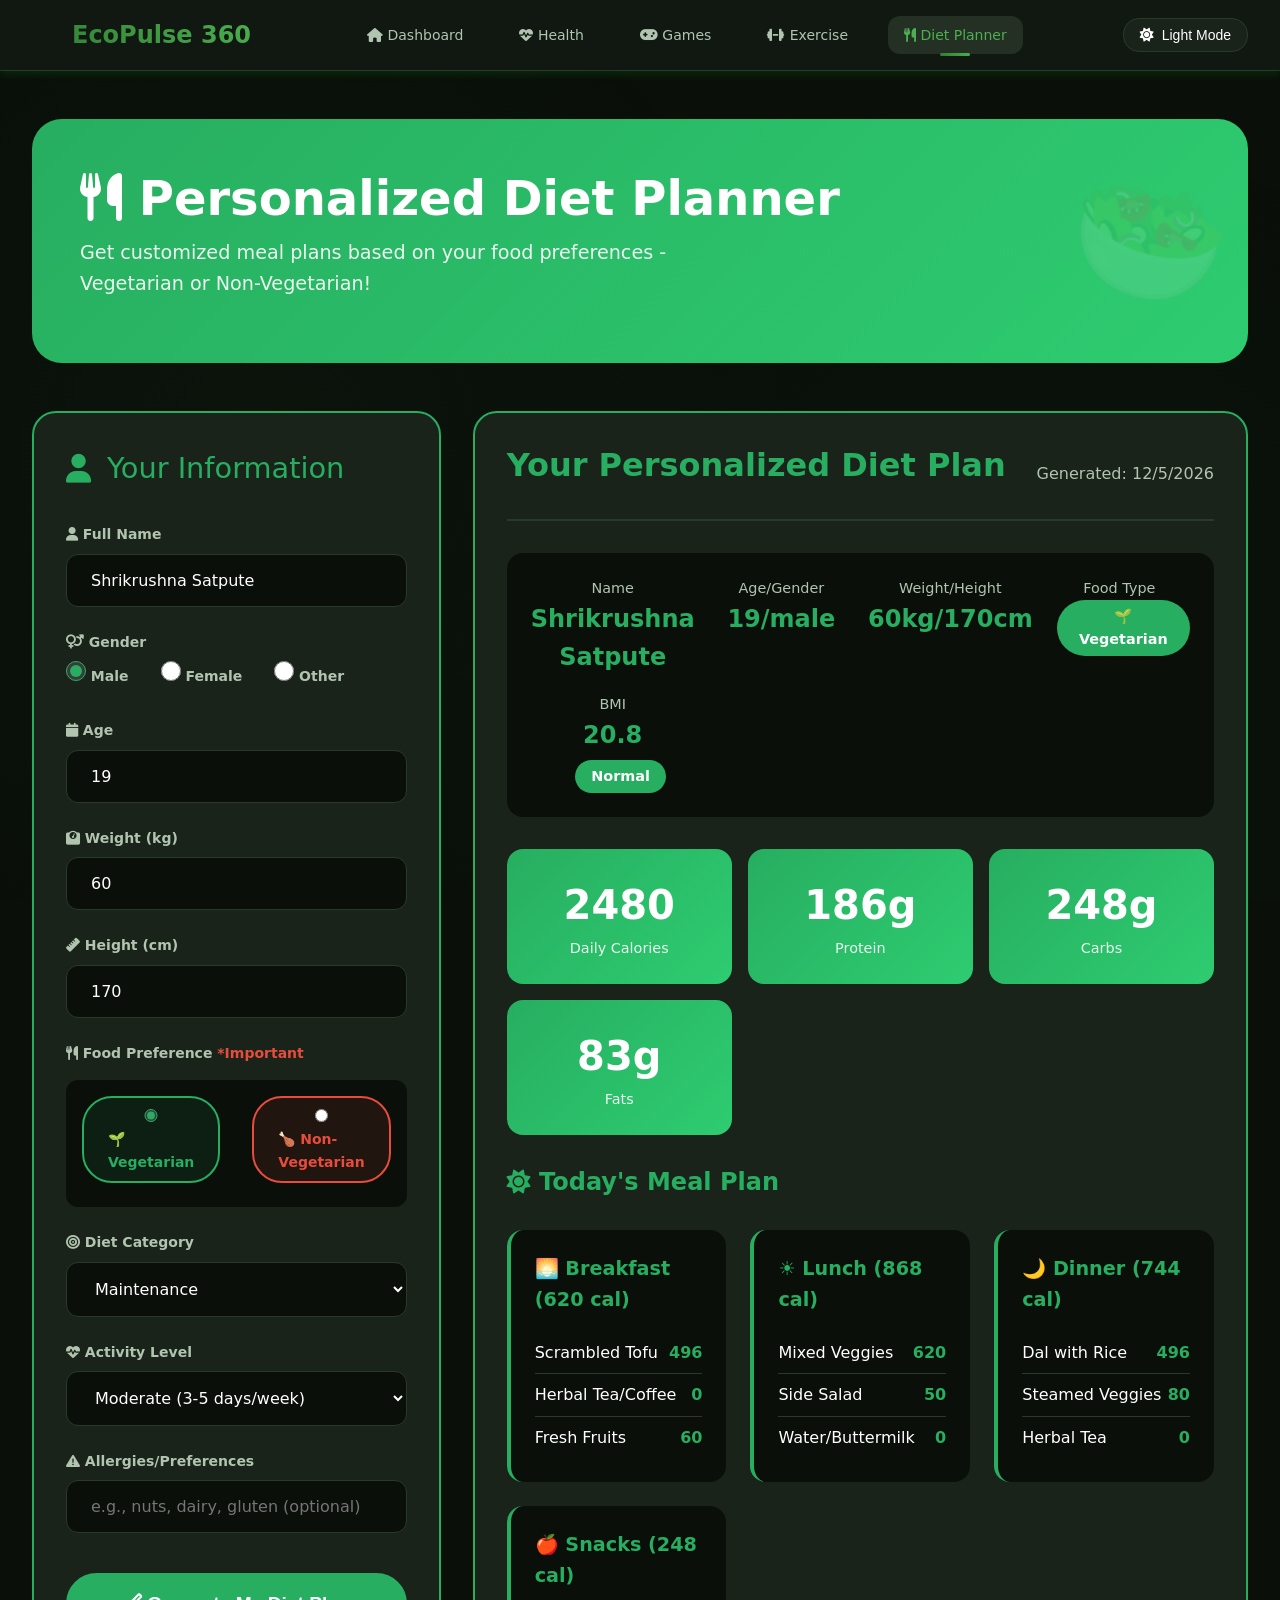
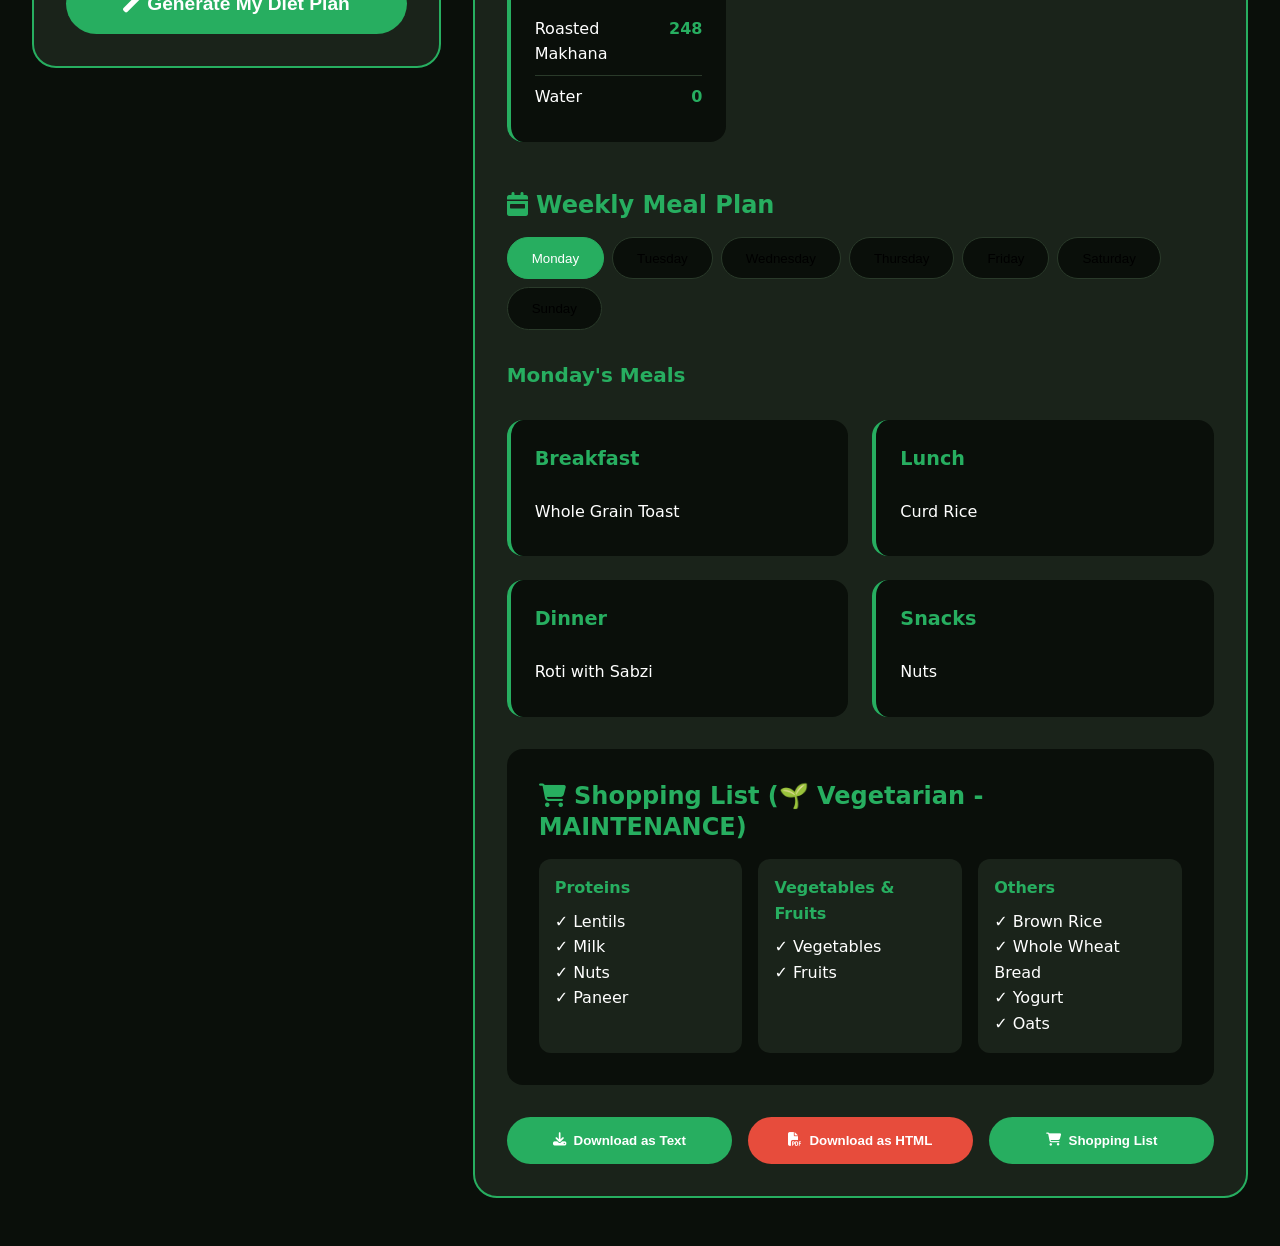
<file: diet-planner.html>
<!DOCTYPE html>
<html lang="en" data-theme="dark">
<head>
    <meta charset="UTF-8">
    <meta name="viewport" content="width=device-width, initial-scale=1.0">
    <title>EcoPulse 360 - Diet Planner</title>
    <link rel="stylesheet" href="https://cdnjs.cloudflare.com/ajax/libs/font-awesome/6.4.0/css/all.min.css">
    <link rel="stylesheet" href="css/style.css">
    <style>
        /* Diet Planner Specific Styles */
        .diet-hero {
            background: linear-gradient(135deg, #27ae60, #2ecc71);
            border-radius: 30px;
            padding: 3rem;
            margin-bottom: 3rem;
            position: relative;
            overflow: hidden;
            color: white;
        }
        
        .diet-hero::before {
            content: '🥗';
            position: absolute;
            right: 20px;
            bottom: 20px;
            font-size: 8rem;
            opacity: 0.1;
            transform: rotate(15deg);
        }

        .planner-container {
            display: grid;
            grid-template-columns: 1fr 2fr;
            gap: 2rem;
            margin: 2rem 0;
        }

        /* Input Form Styles */
        .input-form {
            background: var(--bg-card);
            border-radius: 24px;
            padding: 2rem;
            border: 2px solid #27ae60;
            height: fit-content;
            position: sticky;
            top: 100px;
        }

        .form-title {
            font-size: 1.8rem;
            color: #27ae60;
            margin-bottom: 2rem;
            display: flex;
            align-items: center;
            gap: 1rem;
        }

        .form-group {
            margin-bottom: 1.5rem;
        }

        .form-group label {
            display: block;
            margin-bottom: 0.5rem;
            color: var(--text-secondary);
            font-weight: 600;
        }

        .form-control {
            width: 100%;
            padding: 1rem;
            border-radius: 12px;
            border: 1px solid var(--border-color);
            background: var(--bg-primary);
            color: var(--text-primary);
            font-size: 1rem;
        }

        .form-control:focus {
            outline: none;
            border-color: #27ae60;
        }

        .radio-group {
            display: flex;
            gap: 2rem;
            margin: 0.5rem 0;
            flex-wrap: wrap;
        }

        .radio-option {
            display: flex;
            align-items: center;
            gap: 0.5rem;
        }

        .radio-option input[type="radio"] {
            width: 20px;
            height: 20px;
            accent-color: #27ae60;
        }

        .food-type-group {
            display: flex;
            gap: 2rem;
            margin: 1rem 0;
            padding: 1rem;
            background: var(--bg-primary);
            border-radius: 12px;
        }

        .food-type-label {
            display: flex;
            align-items: center;
            gap: 0.5rem;
            padding: 0.5rem 1.5rem;
            border-radius: 30px;
            cursor: pointer;
            transition: all 0.3s ease;
        }

        .food-type-label.veg {
            background: rgba(39, 174, 96, 0.1);
            border: 2px solid #27ae60;
        }

        .food-type-label.nonveg {
            background: rgba(231, 76, 60, 0.1);
            border: 2px solid #e74c3c;
        }

        .food-type-label input[type="radio"] {
            margin-right: 0.5rem;
            accent-color: #27ae60;
        }

        .generate-btn {
            background: #27ae60;
            color: white;
            border: none;
            padding: 1.2rem;
            border-radius: 50px;
            font-size: 1.2rem;
            font-weight: 600;
            cursor: pointer;
            width: 100%;
            transition: all 0.3s ease;
            margin-top: 1rem;
        }

        .generate-btn:hover {
            background: #2ecc71;
            transform: scale(1.02);
        }

        /* Diet Plan Display */
        .diet-plan {
            background: var(--bg-card);
            border-radius: 24px;
            padding: 2rem;
            border: 2px solid #27ae60;
        }

        .plan-header {
            display: flex;
            justify-content: space-between;
            align-items: center;
            margin-bottom: 2rem;
            padding-bottom: 1rem;
            border-bottom: 2px solid var(--border-color);
        }

        .user-info {
            display: grid;
            grid-template-columns: repeat(4, 1fr);
            gap: 1rem;
            background: var(--bg-primary);
            padding: 1.5rem;
            border-radius: 16px;
            margin-bottom: 2rem;
        }

        .info-item {
            text-align: center;
        }

        .info-label {
            color: var(--text-secondary);
            font-size: 0.9rem;
        }

        .info-value {
            font-size: 1.5rem;
            font-weight: 700;
            color: #27ae60;
        }

        .food-type-badge {
            display: inline-block;
            padding: 0.3rem 1rem;
            border-radius: 30px;
            font-size: 0.9rem;
            font-weight: 600;
            margin-left: 0.5rem;
        }

        .food-type-badge.veg {
            background: #27ae60;
            color: white;
        }

        .food-type-badge.nonveg {
            background: #e74c3c;
            color: white;
        }

        .nutrition-summary {
            display: grid;
            grid-template-columns: repeat(3, 1fr);
            gap: 1rem;
            margin: 2rem 0;
        }

        .nutrition-card {
            background: linear-gradient(135deg, #27ae60, #2ecc71);
            padding: 1.5rem;
            border-radius: 16px;
            color: white;
            text-align: center;
        }

        .nutrition-value {
            font-size: 2.5rem;
            font-weight: 700;
        }

        .nutrition-label {
            font-size: 0.9rem;
            opacity: 0.9;
        }

        .meal-grid {
            display: grid;
            grid-template-columns: repeat(3, 1fr);
            gap: 1.5rem;
            margin: 2rem 0;
        }

        .meal-card {
            background: var(--bg-primary);
            border-radius: 16px;
            padding: 1.5rem;
            border-left: 4px solid #27ae60;
        }

        .meal-time {
            font-size: 1.2rem;
            font-weight: 700;
            color: #27ae60;
            margin-bottom: 1rem;
        }

        .meal-items {
            list-style: none;
            padding: 0;
        }

        .meal-items li {
            padding: 0.5rem 0;
            border-bottom: 1px solid var(--border-color);
            display: flex;
            justify-content: space-between;
        }

        .meal-items li:last-child {
            border-bottom: none;
        }

        .food-name {
            color: var(--text-primary);
        }

        .food-calories {
            color: #27ae60;
            font-weight: 600;
        }

        .weekly-plan {
            margin-top: 3rem;
        }

        .day-tabs {
            display: flex;
            gap: 0.5rem;
            flex-wrap: wrap;
            margin: 1rem 0;
        }

        .day-tab {
            padding: 0.8rem 1.5rem;
            border-radius: 30px;
            cursor: pointer;
            background: var(--bg-primary);
            border: 1px solid var(--border-color);
            transition: all 0.3s ease;
        }

        .day-tab:hover {
            border-color: #27ae60;
        }

        .day-tab.active {
            background: #27ae60;
            color: white;
            border-color: #27ae60;
        }

        .shopping-list {
            background: var(--bg-primary);
            border-radius: 16px;
            padding: 2rem;
            margin-top: 2rem;
        }

        .shopping-list h3 {
            color: #27ae60;
            margin-bottom: 1rem;
        }

        .shopping-items {
            display: grid;
            grid-template-columns: repeat(3, 1fr);
            gap: 1rem;
        }

        .shopping-category {
            background: var(--bg-card);
            padding: 1rem;
            border-radius: 12px;
        }

        .category-title {
            font-weight: 700;
            color: #27ae60;
            margin-bottom: 0.5rem;
        }

        .download-options {
            display: flex;
            gap: 1rem;
            margin-top: 2rem;
        }

        .download-btn {
            flex: 1;
            background: #27ae60;
            color: white;
            border: none;
            padding: 1rem;
            border-radius: 50px;
            cursor: pointer;
            font-weight: 600;
            display: flex;
            align-items: center;
            justify-content: center;
            gap: 0.5rem;
            transition: all 0.3s ease;
        }

        .download-btn:hover {
            background: #2ecc71;
            transform: scale(1.02);
        }

        .download-btn.pdf {
            background: #e74c3c;
        }

        .download-btn.pdf:hover {
            background: #c0392b;
        }

        .bmi-indicator {
            display: inline-block;
            padding: 0.3rem 1rem;
            border-radius: 30px;
            font-size: 0.9rem;
            font-weight: 600;
            margin-left: 1rem;
        }

        .bmi-underweight { background: #3498db; color: white; }
        .bmi-normal { background: #27ae60; color: white; }
        .bmi-overweight { background: #f39c12; color: white; }
        .bmi-obese { background: #e74c3c; color: white; }

        @media (max-width: 1200px) {
            .planner-container {
                grid-template-columns: 1fr;
            }
            .meal-grid {
                grid-template-columns: 1fr;
            }
            .shopping-items {
                grid-template-columns: 1fr;
            }
        }
    </style>
</head>
<body>
    <!-- Navigation -->
    <nav class="navbar">
        <div class="logo">
            <i class="fas fa-leaf"></i>
            <span>EcoPulse 360</span>
        </div>
        <div class="nav-links">
            <a href="index.html"><i class="fas fa-home"></i> Dashboard</a>
            <a href="healthcare.html"><i class="fas fa-heartbeat"></i> Health</a>
            <a href="games.html"><i class="fas fa-gamepad"></i> Games</a>
            <a href="exercise.html"><i class="fas fa-dumbbell"></i> Exercise</a>
            <a href="diet-planner.html" class="active"><i class="fas fa-utensils"></i> Diet Planner</a>
        </div>
        <div class="nav-right">
            <button class="theme-toggle" id="themeToggle">
                <i class="fas fa-moon"></i> Dark Mode
            </button>
        </div>
    </nav>

    <!-- Main Container -->
    <div class="dashboard-container">
        <!-- Diet Hero -->
        <div class="diet-hero">
            <h1 style="font-size: 3rem; margin-bottom: 0.5rem;">
                <i class="fas fa-utensils"></i> 
                Personalized Diet Planner
            </h1>
            <p style="color: rgba(255,255,255,0.9); font-size: 1.2rem; max-width: 600px;">
                Get customized meal plans based on your food preferences - Vegetarian or Non-Vegetarian!
            </p>
        </div>

        <!-- Main Planner Container -->
        <div class="planner-container">
            <!-- Input Form -->
            <div class="input-form" id="inputForm">
                <div class="form-title">
                    <i class="fas fa-user"></i>
                    Your Information
                </div>

                <div class="form-group">
                    <label><i class="fas fa-user"></i> Full Name</label>
                    <input type="text" id="name" class="form-control" placeholder="Enter your name" value="Shrikrushna Satpute">
                </div>

                <div class="form-group">
                    <label><i class="fas fa-venus-mars"></i> Gender</label>
                    <div class="radio-group">
                        <label class="radio-option">
                            <input type="radio" name="gender" value="male" checked> Male
                        </label>
                        <label class="radio-option">
                            <input type="radio" name="gender" value="female"> Female
                        </label>
                        <label class="radio-option">
                            <input type="radio" name="gender" value="other"> Other
                        </label>
                    </div>
                </div>

                <div class="form-group">
                    <label><i class="fas fa-calendar"></i> Age</label>
                    <input type="number" id="age" class="form-control" placeholder="Years" min="15" max="100" value="19">
                </div>

                <div class="form-group">
                    <label><i class="fas fa-weight"></i> Weight (kg)</label>
                    <input type="number" id="weight" class="form-control" placeholder="kg" min="30" max="200" value="60">
                </div>

                <div class="form-group">
                    <label><i class="fas fa-ruler"></i> Height (cm)</label>
                    <input type="number" id="height" class="form-control" placeholder="cm" min="100" max="250" value="170">
                </div>

                <!-- Food Type Selection - VEG / NON-VEG -->
                <div class="form-group">
                    <label><i class="fas fa-utensils"></i> Food Preference <span style="color: #e74c3c;">*Important</span></label>
                    <div class="food-type-group">
                        <label class="food-type-label veg">
                            <input type="radio" name="foodType" value="veg" checked> 
                            <span style="color: #27ae60;">🌱 Vegetarian</span>
                        </label>
                        <label class="food-type-label nonveg">
                            <input type="radio" name="foodType" value="nonveg"> 
                            <span style="color: #e74c3c;">🍗 Non-Vegetarian</span>
                        </label>
                    </div>
                </div>

                <div class="form-group">
                    <label><i class="fas fa-bullseye"></i> Diet Category</label>
                    <select id="dietCategory" class="form-control">
                        <option value="weight-loss">Weight Loss</option>
                        <option value="weight-gain">Weight Gain</option>
                        <option value="maintenance" selected>Maintenance</option>
                        <option value="keto">Keto Diet</option>
                        <option value="high-protein">High Protein</option>
                        <option value="low-carb">Low Carb</option>
                        <option value="mediterranean">Mediterranean</option>
                        <option value="diabetic">Diabetic Friendly</option>
                    </select>
                </div>

                <div class="form-group">
                    <label><i class="fas fa-heartbeat"></i> Activity Level</label>
                    <select id="activityLevel" class="form-control">
                        <option value="1.2">Sedentary (Little or no exercise)</option>
                        <option value="1.375">Light (1-3 days/week)</option>
                        <option value="1.55" selected>Moderate (3-5 days/week)</option>
                        <option value="1.725">Active (6-7 days/week)</option>
                        <option value="1.9">Very Active (Athlete)</option>
                    </select>
                </div>

                <div class="form-group">
                    <label><i class="fas fa-exclamation-triangle"></i> Allergies/Preferences</label>
                    <input type="text" id="allergies" class="form-control" placeholder="e.g., nuts, dairy, gluten (optional)">
                </div>

                <button class="generate-btn" onclick="generateDietPlan()">
                    <i class="fas fa-magic"></i> Generate My Diet Plan
                </button>
            </div>

            <!-- Diet Plan Display -->
            <div class="diet-plan" id="dietPlan">
                <div class="plan-header">
                    <h2 style="color: #27ae60;">Your Personalized Diet Plan</h2>
                    <span id="planDate" style="color: var(--text-secondary);"></span>
                </div>

                <!-- User Info Display -->
                <div class="user-info" id="userInfo">
                    <!-- Dynamically populated -->
                </div>

                <!-- Nutrition Summary -->
                <div class="nutrition-summary" id="nutritionSummary">
                    <!-- Dynamically populated -->
                </div>

                <!-- Daily Meal Plan -->
                <h3 style="color: #27ae60; margin: 2rem 0 1rem;">
                    <i class="fas fa-sun"></i> Today's Meal Plan
                </h3>
                <div class="meal-grid" id="mealGrid">
                    <!-- Dynamically populated -->
                </div>

                <!-- Weekly Plan Tabs -->
                <div class="weekly-plan">
                    <h3 style="color: #27ae60;">
                        <i class="fas fa-calendar-week"></i> Weekly Meal Plan
                    </h3>
                    <div class="day-tabs" id="dayTabs">
                        <button class="day-tab active" onclick="showDay('monday')">Monday</button>
                        <button class="day-tab" onclick="showDay('tuesday')">Tuesday</button>
                        <button class="day-tab" onclick="showDay('wednesday')">Wednesday</button>
                        <button class="day-tab" onclick="showDay('thursday')">Thursday</button>
                        <button class="day-tab" onclick="showDay('friday')">Friday</button>
                        <button class="day-tab" onclick="showDay('saturday')">Saturday</button>
                        <button class="day-tab" onclick="showDay('sunday')">Sunday</button>
                    </div>
                    <div id="weeklyMealPlan" style="margin-top: 2rem;">
                        <!-- Dynamically populated -->
                    </div>
                </div>

                <!-- Shopping List -->
                <div class="shopping-list" id="shoppingList">
                    <!-- Dynamically populated -->
                </div>

                <!-- Download Options -->
                <div class="download-options">
                    <button class="download-btn" onclick="downloadPlanAsText()">
                        <i class="fas fa-download"></i> Download as Text
                    </button>
                    <button class="download-btn pdf" onclick="downloadPlanAsHTML()">
                        <i class="fas fa-file-pdf"></i> Download as HTML
                    </button>
                    <button class="download-btn" onclick="downloadShoppingList()">
                        <i class="fas fa-shopping-cart"></i> Shopping List
                    </button>
                </div>
            </div>
        </div>
    </div>

    <script>
        // Updated Meal Database with VEG and NON-VEG separation
        const mealDatabase = {
            veg: {
                breakfast: {
                    'weight-loss': ['Oatmeal with Berries', 'Greek Yogurt', 'Vegetable Poha', 'Fruit Smoothie Bowl', 'Muesli with Milk'],
                    'weight-gain': ['Peanut Butter Sandwich', 'Banana Shake', 'Cereal with Full Cream Milk', 'Parfait with Granola', 'Stuffed Paratha'],
                    'maintenance': ['Scrambled Tofu', 'Oatmeal with Fruits', 'Whole Grain Toast', 'Fruit Bowl', 'Vegetable Upma'],
                    'keto': ['Chia Seed Pudding', 'Coconut Yogurt', 'Almond Flour Pancakes', 'Avocado Bowl', 'Keto Smoothie'],
                    'high-protein': ['Paneer Bhurji', 'Soya Chunks Curry', 'Greek Yogurt', 'Protein Shake (Veg)', 'Quinoa Bowl'],
                    'low-carb': ['Tofu Scramble', 'Vegetable Omelette (Egg)', 'Cottage Cheese', 'Avocado', 'Sprouts Salad'],
                    'mediterranean': ['Hummus with Veggies', 'Feta Cheese', 'Olives', 'Greek Yogurt', 'Tomato Salad'],
                    'diabetic': ['Oatmeal', 'Whole Grain Toast', 'Berries', 'Low-fat Yogurt', 'Vegetable Soup']
                },
                lunch: {
                    'weight-loss': ['Vegetable Salad', 'Lentil Soup', 'Quinoa Bowl', 'Grilled Paneer', 'Mixed Vegetable Curry'],
                    'weight-gain': ['Paneer Curry with Rice', 'Potato Curry', 'Dal Makhani with Naan', 'Vegetable Biryani', 'Chole Bhature'],
                    'maintenance': ['Dal Rice', 'Vegetable Curry with Roti', 'Paneer Dish', 'Mixed Veggies', 'Curd Rice'],
                    'keto': ['Paneer Butter Masala (no onion)', 'Cabbage Curry', 'Mushroom Dish', 'Cauliflower Rice Bowl', 'Keto Curry'],
                    'high-protein': ['Soya Chunks Curry', 'Paneer Tikka', 'Lentil Soup', 'Chickpea Salad', 'Tofu Curry'],
                    'low-carb': ['Palak Paneer', 'Vegetable Stir-fry', 'Cabbage Curry', 'Mushroom Masala', 'Bhindi Masala'],
                    'mediterranean': ['Falafel Wrap', 'Hummus Plate', 'Greek Salad', 'Stuffed Grape Leaves', 'Vegetable Casserole'],
                    'diabetic': ['Brown Rice with Dal', 'Vegetable Curry', 'Lentil Soup', 'Green Salad', 'Roti with Veggies']
                },
                dinner: {
                    'weight-loss': ['Grilled Tofu', 'Vegetable Soup', 'Stir-fried Veggies', 'Salad', 'Light Dal'],
                    'weight-gain': ['Paneer Butter Masala', 'Vegetable Korma', 'Rice with Rajma', 'Aloo Paratha', 'Vegetable Pulao'],
                    'maintenance': ['Dal with Rice', 'Vegetable Curry', 'Roti with Sabzi', 'Khichdi', 'Vegetable Pulao'],
                    'keto': ['Paneer Tikka', 'Cabbage Curry', 'Mushroom Masala', 'Keto Vegetable Curry', 'Cauliflower Rice'],
                    'high-protein': ['Soya Chaap', 'Paneer Steak', 'Tofu Curry', 'Lentil Soup', 'Chickpea Curry'],
                    'low-carb': ['Palak Paneer', 'Mixed Veggies', 'Cabbage Curry', 'Mushroom Dish', 'Bhindi'],
                    'mediterranean': ['Vegetable Moussaka', 'Falafel Plate', 'Greek Salad', 'Stuffed Peppers', 'Ratatouille'],
                    'diabetic': ['Vegetable Soup', 'Dal with Roti', 'Grilled Veggies', 'Salad', 'Light Curry']
                },
                snacks: {
                    'weight-loss': ['Apple', 'Carrot Sticks', 'Greek Yogurt', 'Roasted Chana', 'Fruit Salad'],
                    'weight-gain': ['Nuts', 'Banana Shake', 'Peanut Butter Sandwich', 'Dates', 'Trail Mix'],
                    'maintenance': ['Fruits', 'Yogurt', 'Nuts', 'Smoothie', 'Roasted Makhana'],
                    'keto': ['Cheese Cubes', 'Nuts', 'Avocado', 'Olives', 'Keto Bar'],
                    'high-protein': ['Protein Shake', 'Greek Yogurt', 'Roasted Soya', 'Paneer Cubes', 'Sprouts'],
                    'low-carb': ['Nuts', 'Cheese', 'Veggie Sticks', 'Boiled Eggs (if egg eater)', 'Seeds'],
                    'mediterranean': ['Olives', 'Feta Cheese', 'Nuts', 'Fruits', 'Hummus with Veggies'],
                    'diabetic': ['Apple', 'Nuts', 'Greek Yogurt', 'Carrot Sticks', 'Roasted Chana']
                }
            },
            nonveg: {
                breakfast: {
                    'weight-loss': ['Egg White Omelette', 'Boiled Eggs', 'Grilled Chicken Salad', 'Protein Smoothie', 'Turkey Slices'],
                    'weight-gain': ['Bacon and Eggs', 'Sausage Sandwich', 'Chicken Sausage', 'Protein Pancakes', 'Whole Eggs with Toast'],
                    'maintenance': ['Scrambled Eggs', 'Chicken Sandwich', 'Omelette', 'Grilled Fish', 'Egg Bhurji'],
                    'keto': ['Bacon and Eggs', 'Sausage', 'Keto Chicken', 'Eggs with Butter', 'Fatty Fish'],
                    'high-protein': ['Grilled Chicken Breast', 'Protein Shake', 'Eggs', 'Fish Fillet', 'Turkey Bacon'],
                    'low-carb': ['Eggs with Veggies', 'Chicken Slices', 'Fish', 'Turkey', 'Bacon'],
                    'mediterranean': ['Greek Yogurt with Honey', 'Olives', 'Feta Cheese', 'Poached Eggs', 'Grilled Sardines'],
                    'diabetic': ['Boiled Eggs', 'Grilled Chicken', 'Low-fat Yogurt', 'Berries', 'Whole Grain Toast']
                },
                lunch: {
                    'weight-loss': ['Grilled Chicken Breast', 'Fish Steamed', 'Turkey Salad', 'Chicken Soup', 'Tuna Salad'],
                    'weight-gain': ['Chicken Biryani', 'Fish Curry with Rice', 'Mutton Curry', 'Chicken Burger', 'Meat Pasta'],
                    'maintenance': ['Grilled Chicken with Rice', 'Fish with Veggies', 'Chicken Curry', 'Meat Salad', 'Egg Curry'],
                    'keto': ['Grilled Fatty Fish', 'Chicken Wings', 'Meat with Cheese', 'Keto Burger', 'Bacon Salad'],
                    'high-protein': ['Chicken Breast', 'Fish Fillet', 'Lean Steak', 'Turkey', 'Egg White Omelette'],
                    'low-carb': ['Grilled Meat', 'Fish with Greens', 'Chicken Salad', 'Meat with Veggies', 'Egg Dish'],
                    'mediterranean': ['Grilled Fish', 'Chicken Souvlaki', 'Greek Salad with Feta', 'Lamb Kebabs', 'Seafood Platter'],
                    'diabetic': ['Grilled Fish', 'Chicken Salad', 'Lean Meat', 'Steamed Fish', 'Vegetable Soup with Chicken']
                },
                dinner: {
                    'weight-loss': ['Steamed Fish', 'Grilled Chicken', 'Turkey Breast', 'Seafood Salad', 'Light Chicken Soup'],
                    'weight-gain': ['Steak with Potatoes', 'Chicken Alfredo', 'Fish and Chips', 'Meat Lasagna', 'BBQ Ribs'],
                    'maintenance': ['Grilled Salmon', 'Chicken Stir-fry', 'Meat with Veggies', 'Fish Curry', 'Roast Chicken'],
                    'keto': ['Steak with Butter', 'Salmon with Cream', 'Keto Meatballs', 'Chicken Casserole', 'Bacon Wrapped Fish'],
                    'high-protein': ['Lean Steak', 'Grilled Chicken Breast', 'Fish Fillet', 'Turkey Meatballs', 'Egg White Omelette'],
                    'low-carb': ['Meat with Greens', 'Fish with Veggies', 'Chicken Wings', 'Seafood', 'Egg Dish'],
                    'mediterranean': ['Grilled Sea Bass', 'Lamb Chops', 'Mediterranean Chicken', 'Seafood Stew', 'Greek Meatballs'],
                    'diabetic': ['Grilled Fish', 'Chicken with Veggies', 'Lean Meat', 'Seafood', 'Vegetable Soup']
                },
                snacks: {
                    'weight-loss': ['Boiled Egg', 'Chicken Slices', 'Tuna', 'Greek Yogurt', 'Protein Bar'],
                    'weight-gain': ['Protein Shake', 'Chicken Sandwich', 'Meat Sticks', 'Egg Salad', 'Nuts'],
                    'maintenance': ['Hard Boiled Eggs', 'Chicken Strips', 'Yogurt', 'Fish Cakes', 'Nuts'],
                    'keto': ['Meat Sticks', 'Cheese', 'Hard Boiled Eggs', 'Bacon', 'Pork Rinds'],
                    'high-protein': ['Protein Shake', 'Chicken Breast', 'Boiled Eggs', 'Tuna', 'Greek Yogurt'],
                    'low-carb': ['Hard Boiled Eggs', 'Meat Sticks', 'Cheese', 'Chicken Wings', 'Fish'],
                    'mediterranean': ['Olives', 'Feta Cheese', 'Grilled Octopus', 'Anchovies', 'Greek Yogurt'],
                    'diabetic': ['Boiled Egg', 'Nuts', 'Greek Yogurt', 'Chicken Slices', 'Cheese']
                }
            }
        };

        // Shopping list database with VEG and NON-VEG separation
        const shoppingDatabase = {
            veg: {
                'weight-loss': ['Oats', 'Greek Yogurt', 'Paneer', 'Lentils', 'Mixed Vegetables', 'Fruits', 'Salad Greens', 'Quinoa', 'Tofu', 'Sprouts'],
                'weight-gain': ['Rice', 'Potatoes', 'Full Cream Milk', 'Peanut Butter', 'Bananas', 'Bread', 'Nuts', 'Dates', 'Paneer', 'Cereal'],
                'maintenance': ['Brown Rice', 'Whole Wheat Bread', 'Lentils', 'Vegetables', 'Fruits', 'Milk', 'Yogurt', 'Nuts', 'Paneer', 'Oats'],
                'keto': ['Paneer', 'Coconut Oil', 'Almond Flour', 'Mushrooms', 'Cabbage', 'Cauliflower', 'Avocado', 'Olives', 'Coconut Milk', 'Nuts'],
                'high-protein': ['Soya Chunks', 'Paneer', 'Greek Yogurt', 'Lentils', 'Chickpeas', 'Tofu', 'Quinoa', 'Nuts', 'Seeds', 'Protein Powder'],
                'low-carb': ['Paneer', 'Mushrooms', 'Cabbage', 'Cauliflower', 'Spinach', 'Broccoli', 'Zucchini', 'Bell Peppers', 'Eggplant', 'Nuts'],
                'mediterranean': ['Olive Oil', 'Feta Cheese', 'Greek Yogurt', 'Olives', 'Tomatoes', 'Cucumber', 'Bell Peppers', 'Eggplant', 'Chickpeas', 'Lemon'],
                'diabetic': ['Oats', 'Brown Rice', 'Lentils', 'Green Vegetables', 'Bitter Gourd', 'Fenugreek', 'Berries', 'Nuts', 'Greek Yogurt', 'Chia Seeds']
            },
            nonveg: {
                'weight-loss': ['Chicken Breast', 'Fish', 'Eggs', 'Turkey', 'Greek Yogurt', 'Mixed Vegetables', 'Salad Greens', 'Quinoa', 'Tuna', 'Cottage Cheese'],
                'weight-gain': ['Chicken Thighs', 'Beef', 'Whole Milk', 'Eggs', 'Bacon', 'Sausages', 'Rice', 'Potatoes', 'Pasta', 'Protein Powder'],
                'maintenance': ['Chicken', 'Fish', 'Eggs', 'Lean Meat', 'Brown Rice', 'Vegetables', 'Fruits', 'Milk', 'Yogurt', 'Nuts'],
                'keto': ['Bacon', 'Eggs', 'Butter', 'Fatty Fish', 'Chicken Wings', 'Beef', 'Pork', 'Cream Cheese', 'Sausages', 'Avocado'],
                'high-protein': ['Chicken Breast', 'Fish', 'Eggs', 'Lean Beef', 'Turkey', 'Greek Yogurt', 'Protein Powder', 'Tuna', 'Cottage Cheese', 'Milk'],
                'low-carb': ['Chicken', 'Fish', 'Eggs', 'Beef', 'Bacon', 'Sausages', 'Turkey', 'Seafood', 'Pork', 'Cheese'],
                'mediterranean': ['Fish', 'Chicken', 'Greek Yogurt', 'Feta Cheese', 'Olives', 'Olive Oil', 'Tomatoes', 'Cucumber', 'Lemon', 'Herbs'],
                'diabetic': ['Chicken Breast', 'Fish', 'Eggs', 'Lean Meat', 'Oats', 'Brown Rice', 'Green Vegetables', 'Berries', 'Nuts', 'Greek Yogurt']
            }
        };

        let currentUser = null;
        let currentDay = 'monday';

        // Initialize
        document.addEventListener('DOMContentLoaded', function() {
            document.getElementById('planDate').textContent = 'Generated: ' + new Date().toLocaleDateString();
            generateDietPlan(); // Generate default plan
        });

        // Calculate BMI
        function calculateBMI(weight, height) {
            const heightInMeters = height / 100;
            const bmi = weight / (heightInMeters * heightInMeters);
            return bmi.toFixed(1);
        }

        // Get BMI Category
        function getBMICategory(bmi) {
            if (bmi < 18.5) return { category: 'Underweight', class: 'bmi-underweight' };
            if (bmi < 25) return { category: 'Normal', class: 'bmi-normal' };
            if (bmi < 30) return { category: 'Overweight', class: 'bmi-overweight' };
            return { category: 'Obese', class: 'bmi-obese' };
        }

        // Calculate BMR (Basal Metabolic Rate)
        function calculateBMR(weight, height, age, gender) {
            if (gender === 'male') {
                return 88.362 + (13.397 * weight) + (4.799 * height) - (5.677 * age);
            } else {
                return 447.593 + (9.247 * weight) + (3.098 * height) - (4.330 * age);
            }
        }

        // Calculate Daily Calories
        function calculateDailyCalories(bmr, activityLevel, dietCategory) {
            let calories = bmr * parseFloat(activityLevel);
            
            // Adjust based on diet category
            if (dietCategory === 'weight-loss') {
                calories -= 500; // Deficit
            } else if (dietCategory === 'weight-gain') {
                calories += 500; // Surplus
            }
            
            return Math.round(calories);
        }

        // Generate Diet Plan
        function generateDietPlan() {
            // Get form values
            const name = document.getElementById('name').value || 'User';
            const gender = document.querySelector('input[name="gender"]:checked').value;
            const age = parseInt(document.getElementById('age').value);
            const weight = parseFloat(document.getElementById('weight').value);
            const height = parseFloat(document.getElementById('height').value);
            const foodType = document.querySelector('input[name="foodType"]:checked').value;
            const dietCategory = document.getElementById('dietCategory').value;
            const activityLevel = document.getElementById('activityLevel').value;
            const allergies = document.getElementById('allergies').value;

            // Calculate metrics
            const bmi = calculateBMI(weight, height);
            const bmiCategory = getBMICategory(bmi);
            const bmr = calculateBMR(weight, height, age, gender);
            const dailyCalories = calculateDailyCalories(bmr, activityLevel, dietCategory);

            // Store user data
            currentUser = {
                name, gender, age, weight, height, 
                foodType, dietCategory, activityLevel, allergies,
                bmi, bmiCategory, dailyCalories
            };

            // Update User Info Display
            updateUserInfo(currentUser);

            // Update Nutrition Summary
            updateNutritionSummary(currentUser);

            // Update Meal Grid
            updateMealGrid(foodType, dietCategory, dailyCalories);

            // Update Weekly Plan
            updateWeeklyPlan(foodType, dietCategory);

            // Update Shopping List
            updateShoppingList(foodType, dietCategory, allergies);

            // Show success message
            alert(`✅ Diet plan generated for ${name} as ${foodType === 'veg' ? 'Vegetarian' : 'Non-Vegetarian'}!`);
        }

        function updateUserInfo(user) {
            const bmiClass = user.bmiCategory.class;
            const foodTypeBadge = user.foodType === 'veg' ? 
                '<span class="food-type-badge veg">🌱 Vegetarian</span>' : 
                '<span class="food-type-badge nonveg">🍗 Non-Vegetarian</span>';
            
            document.getElementById('userInfo').innerHTML = `
                <div class="info-item">
                    <div class="info-label">Name</div>
                    <div class="info-value">${user.name}</div>
                </div>
                <div class="info-item">
                    <div class="info-label">Age/Gender</div>
                    <div class="info-value">${user.age}/${user.gender}</div>
                </div>
                <div class="info-item">
                    <div class="info-label">Weight/Height</div>
                    <div class="info-value">${user.weight}kg/${user.height}cm</div>
                </div>
                <div class="info-item">
                    <div class="info-label">Food Type</div>
                    <div class="info-value">${foodTypeBadge}</div>
                </div>
                <div class="info-item">
                    <div class="info-label">BMI</div>
                    <div class="info-value">${user.bmi} <span class="bmi-indicator ${bmiClass}">${user.bmiCategory.category}</span></div>
                </div>
            `;
        }

        function updateNutritionSummary(user) {
            const protein = Math.round(user.dailyCalories * 0.3 / 4); // 30% protein
            const carbs = Math.round(user.dailyCalories * 0.4 / 4); // 40% carbs
            const fats = Math.round(user.dailyCalories * 0.3 / 9); // 30% fats

            document.getElementById('nutritionSummary').innerHTML = `
                <div class="nutrition-card">
                    <div class="nutrition-value">${user.dailyCalories}</div>
                    <div class="nutrition-label">Daily Calories</div>
                </div>
                <div class="nutrition-card">
                    <div class="nutrition-value">${protein}g</div>
                    <div class="nutrition-label">Protein</div>
                </div>
                <div class="nutrition-card">
                    <div class="nutrition-value">${carbs}g</div>
                    <div class="nutrition-label">Carbs</div>
                </div>
                <div class="nutrition-card">
                    <div class="nutrition-value">${fats}g</div>
                    <div class="nutrition-label">Fats</div>
                </div>
            `;
        }

        function updateMealGrid(foodType, category, calories) {
            const breakfast = getRandomMeal(foodType, 'breakfast', category);
            const lunch = getRandomMeal(foodType, 'lunch', category);
            const dinner = getRandomMeal(foodType, 'dinner', category);
            const snack = getRandomMeal(foodType, 'snacks', category);

            document.getElementById('mealGrid').innerHTML = `
                <div class="meal-card">
                    <div class="meal-time">🌅 Breakfast (${Math.round(calories * 0.25)} cal)</div>
                    <ul class="meal-items">
                        <li><span class="food-name">${breakfast}</span> <span class="food-calories">${Math.round(calories * 0.2)}</span></li>
                        <li><span class="food-name">Herbal Tea/Coffee</span> <span class="food-calories">0</span></li>
                        <li><span class="food-name">Fresh Fruits</span> <span class="food-calories">60</span></li>
                    </ul>
                </div>
                <div class="meal-card">
                    <div class="meal-time">☀️ Lunch (${Math.round(calories * 0.35)} cal)</div>
                    <ul class="meal-items">
                        <li><span class="food-name">${lunch}</span> <span class="food-calories">${Math.round(calories * 0.25)}</span></li>
                        <li><span class="food-name">Side Salad</span> <span class="food-calories">50</span></li>
                        <li><span class="food-name">Water/Buttermilk</span> <span class="food-calories">0</span></li>
                    </ul>
                </div>
                <div class="meal-card">
                    <div class="meal-time">🌙 Dinner (${Math.round(calories * 0.3)} cal)</div>
                    <ul class="meal-items">
                        <li><span class="food-name">${dinner}</span> <span class="food-calories">${Math.round(calories * 0.2)}</span></li>
                        <li><span class="food-name">Steamed Veggies</span> <span class="food-calories">80</span></li>
                        <li><span class="food-name">Herbal Tea</span> <span class="food-calories">0</span></li>
                    </ul>
                </div>
                <div class="meal-card">
                    <div class="meal-time">🍎 Snacks (${Math.round(calories * 0.1)} cal)</div>
                    <ul class="meal-items">
                        <li><span class="food-name">${snack}</span> <span class="food-calories">${Math.round(calories * 0.1)}</span></li>
                        <li><span class="food-name">Water</span> <span class="food-calories">0</span></li>
                    </ul>
                </div>
            `;
        }

        function updateWeeklyPlan(foodType, category) {
            const days = ['monday', 'tuesday', 'wednesday', 'thursday', 'friday', 'saturday', 'sunday'];
            let weeklyHtml = '';
            
            days.forEach(day => {
                if (day === currentDay) {
                    weeklyHtml = `
                        <div id="${day}Plan">
                            <h4 style="color: #27ae60;">${day.charAt(0).toUpperCase() + day.slice(1)}'s Meals</h4>
                            <div class="meal-grid" style="grid-template-columns: repeat(2, 1fr);">
                                <div class="meal-card">
                                    <div class="meal-time">Breakfast</div>
                                    <ul class="meal-items">
                                        <li>${getRandomMeal(foodType, 'breakfast', category)}</li>
                                    </ul>
                                </div>
                                <div class="meal-card">
                                    <div class="meal-time">Lunch</div>
                                    <ul class="meal-items">
                                        <li>${getRandomMeal(foodType, 'lunch', category)}</li>
                                    </ul>
                                </div>
                                <div class="meal-card">
                                    <div class="meal-time">Dinner</div>
                                    <ul class="meal-items">
                                        <li>${getRandomMeal(foodType, 'dinner', category)}</li>
                                    </ul>
                                </div>
                                <div class="meal-card">
                                    <div class="meal-time">Snacks</div>
                                    <ul class="meal-items">
                                        <li>${getRandomMeal(foodType, 'snacks', category)}</li>
                                    </ul>
                                </div>
                            </div>
                        </div>
                    `;
                }
            });
            
            document.getElementById('weeklyMealPlan').innerHTML = weeklyHtml;
        }

        function updateShoppingList(foodType, category, allergies) {
            const items = shoppingDatabase[foodType][category] || shoppingDatabase[foodType].maintenance;
            
            let allergyWarning = '';
            if (allergies) {
                allergyWarning = `<p style="color: #e74c3c; margin-top: 1rem;">
                    <i class="fas fa-exclamation-triangle"></i> 
                    Avoid: ${allergies} (check labels carefully)
                </p>`;
            }

            // Categorize items
            const proteins = foodType === 'veg' ? 
                ['Paneer', 'Tofu', 'Soya', 'Lentils', 'Greek Yogurt', 'Milk', 'Nuts', 'Chickpeas', 'Beans', 'Quinoa'] :
                ['Chicken', 'Fish', 'Eggs', 'Meat', 'Turkey', 'Bacon', 'Sausages', 'Tuna', 'Seafood', 'Beef'];

            const vegetables = ['Vegetables', 'Salad', 'Greens', 'Tomato', 'Cucumber', 'Cabbage', 'Cauliflower', 'Spinach', 'Broccoli', 'Bell Peppers'];

            document.getElementById('shoppingList').innerHTML = `
                <h3><i class="fas fa-shopping-cart"></i> Shopping List (${foodType === 'veg' ? '🌱 Vegetarian' : '🍗 Non-Vegetarian'} - ${category.replace('-', ' ').toUpperCase()})</h3>
                <div class="shopping-items">
                    <div class="shopping-category">
                        <div class="category-title">Proteins</div>
                        <ul style="list-style: none; padding: 0;">
                            ${items.filter(item => proteins.some(p => item.includes(p))).map(i => `<li>✓ ${i}</li>`).join('')}
                        </ul>
                    </div>
                    <div class="shopping-category">
                        <div class="category-title">Vegetables & Fruits</div>
                        <ul style="list-style: none; padding: 0;">
                            ${items.filter(item => vegetables.some(v => item.includes(v)) || item.includes('Fruit') || item.includes('Vegetable')).map(i => `<li>✓ ${i}</li>`).join('')}
                        </ul>
                    </div>
                    <div class="shopping-category">
                        <div class="category-title">Others</div>
                        <ul style="list-style: none; padding: 0;">
                            ${items.filter(item => !proteins.some(p => item.includes(p)) && !vegetables.some(v => item.includes(v)) && !item.includes('Fruit') && !item.includes('Vegetable')).map(i => `<li>✓ ${i}</li>`).join('')}
                        </ul>
                    </div>
                </div>
                ${allergyWarning}
            `;
        }

        function getRandomMeal(foodType, mealType, category) {
            const meals = mealDatabase[foodType][mealType][category] || mealDatabase[foodType][mealType].maintenance;
            return meals[Math.floor(Math.random() * meals.length)];
        }

        function showDay(day) {
            currentDay = day;
            
            // Update active tab
            document.querySelectorAll('.day-tab').forEach(tab => tab.classList.remove('active'));
            event.target.classList.add('active');
            
            // Update weekly plan
            if (currentUser) {
                updateWeeklyPlan(currentUser.foodType, currentUser.dietCategory);
            }
        }

        // Download Functions
        function downloadPlanAsText() {
            if (!currentUser) {
                alert('Please generate a diet plan first!');
                return;
            }

            const foodTypeText = currentUser.foodType === 'veg' ? '🌱 VEGETARIAN' : '🍗 NON-VEGETARIAN';
            
            const plan = `
PERSONALIZED DIET PLAN
━━━━━━━━━━━━━━━━━━━━━━━━━━━━━━━━━━━━━━━━━
Generated: ${new Date().toLocaleDateString()}
For: ${currentUser.name}
${foodTypeText}

PERSONAL INFORMATION
━━━━━━━━━━━━━━━━━━━
Age: ${currentUser.age} | Gender: ${currentUser.gender}
Weight: ${currentUser.weight}kg | Height: ${currentUser.height}cm
BMI: ${currentUser.bmi} (${currentUser.bmiCategory.category})
Diet Type: ${currentUser.dietCategory.replace('-', ' ').toUpperCase()}
Daily Calories: ${currentUser.dailyCalories} kcal

NUTRITION TARGETS
━━━━━━━━━━━━━━━━━━━
Protein: ${Math.round(currentUser.dailyCalories * 0.3 / 4)}g
Carbs: ${Math.round(currentUser.dailyCalories * 0.4 / 4)}g
Fats: ${Math.round(currentUser.dailyCalories * 0.3 / 9)}g

DAILY MEAL PLAN
━━━━━━━━━━━━━━━━━━━
BREAKFAST (${Math.round(currentUser.dailyCalories * 0.25)} cal)
• ${getRandomMeal(currentUser.foodType, 'breakfast', currentUser.dietCategory)}
• Herbal Tea/Coffee
• Fresh Fruits

LUNCH (${Math.round(currentUser.dailyCalories * 0.35)} cal)
• ${getRandomMeal(currentUser.foodType, 'lunch', currentUser.dietCategory)}
• Side Salad
• Water/Buttermilk

DINNER (${Math.round(currentUser.dailyCalories * 0.3)} cal)
• ${getRandomMeal(currentUser.foodType, 'dinner', currentUser.dietCategory)}
• Steamed Vegetables
• Herbal Tea

SNACKS (${Math.round(currentUser.dailyCalories * 0.1)} cal)
• ${getRandomMeal(currentUser.foodType, 'snacks', currentUser.dietCategory)}

SHOPPING LIST
━━━━━━━━━━━━━━━━━━━
${shoppingDatabase[currentUser.foodType][currentUser.dietCategory].map(item => `• ${item}`).join('\n')}

${currentUser.allergies ? `⚠️ ALLERGY WARNING: Avoid ${currentUser.allergies}` : ''}

━━━━━━━━━━━━━━━━━━━━━━━━━━━━━━━━━━━━━━━━━
Generated by EcoPulse 360 - Personalized Diet Planner
            `;

            const blob = new Blob([plan], { type: 'text/plain' });
            const url = window.URL.createObjectURL(blob);
            const a = document.createElement('a');
            a.href = url;
            a.download = `${currentUser.name}-${currentUser.foodType}-diet-plan-${new Date().toISOString().split('T')[0]}.txt`;
            a.click();
        }

        function downloadPlanAsHTML() {
            if (!currentUser) {
                alert('Please generate a diet plan first!');
                return;
            }

            const foodTypeText = currentUser.foodType === 'veg' ? '🌱 VEGETARIAN' : '🍗 NON-VEGETARIAN';
            const foodTypeColor = currentUser.foodType === 'veg' ? '#27ae60' : '#e74c3c';

            const html = `
<!DOCTYPE html>
<html>
<head>
    <title>${currentUser.name}'s Diet Plan</title>
    <style>
        body { font-family: 'Segoe UI', Tahoma, Geneva, Verdana, sans-serif; line-height: 1.6; color: #333; max-width: 800px; margin: 0 auto; padding: 30px; }
        h1 { color: ${foodTypeColor}; border-bottom: 3px solid ${foodTypeColor}; padding-bottom: 10px; }
        h2 { color: #27ae60; margin-top: 30px; }
        .info { background: #f0f9f0; padding: 20px; border-radius: 12px; margin: 20px 0; }
        .info-grid { display: grid; grid-template-columns: repeat(2, 1fr); gap: 15px; }
        .info-item { border-bottom: 1px solid #d0e6d0; padding: 8px 0; }
        .label { font-weight: bold; color: #27ae60; }
        .food-badge { display: inline-block; padding: 5px 15px; background: ${foodTypeColor}; color: white; border-radius: 30px; font-weight: bold; margin: 10px 0; }
        .meals { display: grid; grid-template-columns: repeat(2, 1fr); gap: 20px; margin: 20px 0; }
        .meal-card { background: #f9f9f9; padding: 15px; border-radius: 8px; border-left: 4px solid ${foodTypeColor}; }
        .meal-title { font-weight: bold; color: ${foodTypeColor}; margin-bottom: 10px; }
        .shopping { background: #f0f9f0; padding: 20px; border-radius: 12px; }
        .footer { margin-top: 40px; text-align: center; color: #666; font-size: 0.9rem; }
        .warning { color: #e74c3c; padding: 10px; border: 1px solid #e74c3c; border-radius: 8px; }
    </style>
</head>
<body>
    <h1>🥗 Personalized Diet Plan for ${currentUser.name}</h1>
    <div class="food-badge">${foodTypeText}</div>
    <p>Generated: ${new Date().toLocaleDateString()}</p>

    <div class="info">
        <h2>Personal Information</h2>
        <div class="info-grid">
            <div class="info-item"><span class="label">Age:</span> ${currentUser.age}</div>
            <div class="info-item"><span class="label">Gender:</span> ${currentUser.gender}</div>
            <div class="info-item"><span class="label">Weight:</span> ${currentUser.weight} kg</div>
            <div class="info-item"><span class="label">Height:</span> ${currentUser.height} cm</div>
            <div class="info-item"><span class="label">BMI:</span> ${currentUser.bmi} (${currentUser.bmiCategory.category})</div>
            <div class="info-item"><span class="label">Diet Type:</span> ${currentUser.dietCategory.replace('-', ' ').toUpperCase()}</div>
        </div>
    </div>

    <div class="info">
        <h2>Daily Nutrition Goals</h2>
        <div class="info-grid">
            <div class="info-item"><span class="label">Calories:</span> ${currentUser.dailyCalories} kcal</div>
            <div class="info-item"><span class="label">Protein:</span> ${Math.round(currentUser.dailyCalories * 0.3 / 4)}g</div>
            <div class="info-item"><span class="label">Carbohydrates:</span> ${Math.round(currentUser.dailyCalories * 0.4 / 4)}g</div>
            <div class="info-item"><span class="label">Fats:</span> ${Math.round(currentUser.dailyCalories * 0.3 / 9)}g</div>
        </div>
    </div>

    <h2>Daily Meal Plan</h2>
    <div class="meals">
        <div class="meal-card">
            <div class="meal-title">🌅 Breakfast (${Math.round(currentUser.dailyCalories * 0.25)} cal)</div>
            <ul>
                <li>${getRandomMeal(currentUser.foodType, 'breakfast', currentUser.dietCategory)}</li>
                <li>Herbal Tea/Coffee</li>
                <li>Fresh Fruits</li>
            </ul>
        </div>
        <div class="meal-card">
            <div class="meal-title">☀️ Lunch (${Math.round(currentUser.dailyCalories * 0.35)} cal)</div>
            <ul>
                <li>${getRandomMeal(currentUser.foodType, 'lunch', currentUser.dietCategory)}</li>
                <li>Side Salad</li>
                <li>Water/Buttermilk</li>
            </ul>
        </div>
        <div class="meal-card">
            <div class="meal-title">🌙 Dinner (${Math.round(currentUser.dailyCalories * 0.3)} cal)</div>
            <ul>
                <li>${getRandomMeal(currentUser.foodType, 'dinner', currentUser.dietCategory)}</li>
                <li>Steamed Vegetables</li>
                <li>Herbal Tea</li>
            </ul>
        </div>
        <div class="meal-card">
            <div class="meal-title">🍎 Snacks (${Math.round(currentUser.dailyCalories * 0.1)} cal)</div>
            <ul>
                <li>${getRandomMeal(currentUser.foodType, 'snacks', currentUser.dietCategory)}</li>
            </ul>
        </div>
    </div>

    <div class="shopping">
        <h2>Shopping List (${foodTypeText})</h2>
        <ul style="columns: 2;">
            ${shoppingDatabase[currentUser.foodType][currentUser.dietCategory].map(item => `<li>✓ ${item}</li>`).join('')}
        </ul>
    </div>

    ${currentUser.allergies ? `
    <div class="warning">
        <strong>⚠️ Allergy Warning:</strong> Avoid ${currentUser.allergies}
    </div>
    ` : ''}

    <div class="footer">
        Generated by EcoPulse 360 - Personalized Diet Planner<br>
        Remember to stay hydrated and consult with a healthcare professional before starting any diet.
    </div>
</body>
</html>
            `;

            const blob = new Blob([html], { type: 'text/html' });
            const url = window.URL.createObjectURL(blob);
            const a = document.createElement('a');
            a.href = url;
            a.download = `${currentUser.name}-${currentUser.foodType}-diet-plan-${new Date().toISOString().split('T')[0]}.html`;
            a.click();
        }

        function downloadShoppingList() {
            if (!currentUser) {
                alert('Please generate a diet plan first!');
                return;
            }

            const foodTypeText = currentUser.foodType === 'veg' ? '🌱 VEGETARIAN' : '🍗 NON-VEGETARIAN';

            const shoppingList = `
SHOPPING LIST - ${foodTypeText} - ${currentUser.dietCategory.replace('-', ' ').toUpperCase()}
Generated for: ${currentUser.name}
Date: ${new Date().toLocaleDateString()}
━━━━━━━━━━━━━━━━━━━━━━━━━━━━━━━━━━━━━━━━━

PROTEINS
${shoppingDatabase[currentUser.foodType][currentUser.dietCategory].filter(item => 
    currentUser.foodType === 'veg' ? 
        ['Paneer', 'Tofu', 'Soya', 'Lentils', 'Yogurt', 'Milk', 'Nuts', 'Chickpeas', 'Beans', 'Quinoa'].some(p => item.includes(p)) :
        ['Chicken', 'Fish', 'Eggs', 'Meat', 'Turkey', 'Bacon', 'Sausages', 'Tuna', 'Seafood', 'Beef'].some(p => item.includes(p))
).map(i => `✓ ${i}`).join('\n')}

VEGETABLES & FRUITS
${shoppingDatabase[currentUser.foodType][currentUser.dietCategory].filter(item => 
    ['Vegetable', 'Salad', 'Greens', 'Tomato', 'Cucumber', 'Cabbage', 'Cauliflower', 'Spinach', 'Broccoli', 'Fruit', 'Berries'].some(v => item.includes(v))
).map(i => `✓ ${i}`).join('\n')}

OTHERS
${shoppingDatabase[currentUser.foodType][currentUser.dietCategory].filter(item => 
    !(currentUser.foodType === 'veg' ? 
        ['Paneer', 'Tofu', 'Soya', 'Lentils', 'Yogurt', 'Milk', 'Nuts', 'Chickpeas', 'Beans', 'Quinoa'] :
        ['Chicken', 'Fish', 'Eggs', 'Meat', 'Turkey', 'Bacon', 'Sausages', 'Tuna', 'Seafood', 'Beef']
    ).some(p => item.includes(p)) && !['Vegetable', 'Salad', 'Greens', 'Tomato', 'Cucumber', 'Cabbage', 'Cauliflower', 'Spinach', 'Broccoli', 'Fruit', 'Berries'].some(v => item.includes(v))
).map(i => `✓ ${i}`).join('\n')}

${currentUser.allergies ? `\n⚠️ REMEMBER: Avoid ${currentUser.allergies}` : ''}

━━━━━━━━━━━━━━━━━━━━━━━━━━━━━━━━━━━━━━━━━
Generated by EcoPulse 360
            `;

            const blob = new Blob([shoppingList], { type: 'text/plain' });
            const url = window.URL.createObjectURL(blob);
            const a = document.createElement('a');
            a.href = url;
            a.download = `${currentUser.name}-${currentUser.foodType}-shopping-list-${new Date().toISOString().split('T')[0]}.txt`;
            a.click();
        }

        // Theme Toggle
        document.getElementById('themeToggle').addEventListener('click', function() {
            const html = document.documentElement;
            const currentTheme = html.getAttribute('data-theme');
            const newTheme = currentTheme === 'dark' ? 'light' : 'dark';
            html.setAttribute('data-theme', newTheme);
            this.innerHTML = newTheme === 'dark' ? '<i class="fas fa-moon"></i> Dark Mode' : '<i class="fas fa-sun"></i> Light Mode';
        });
    </script>
    <script src="js/theme.js"></script>
</body>
</html>
</file>
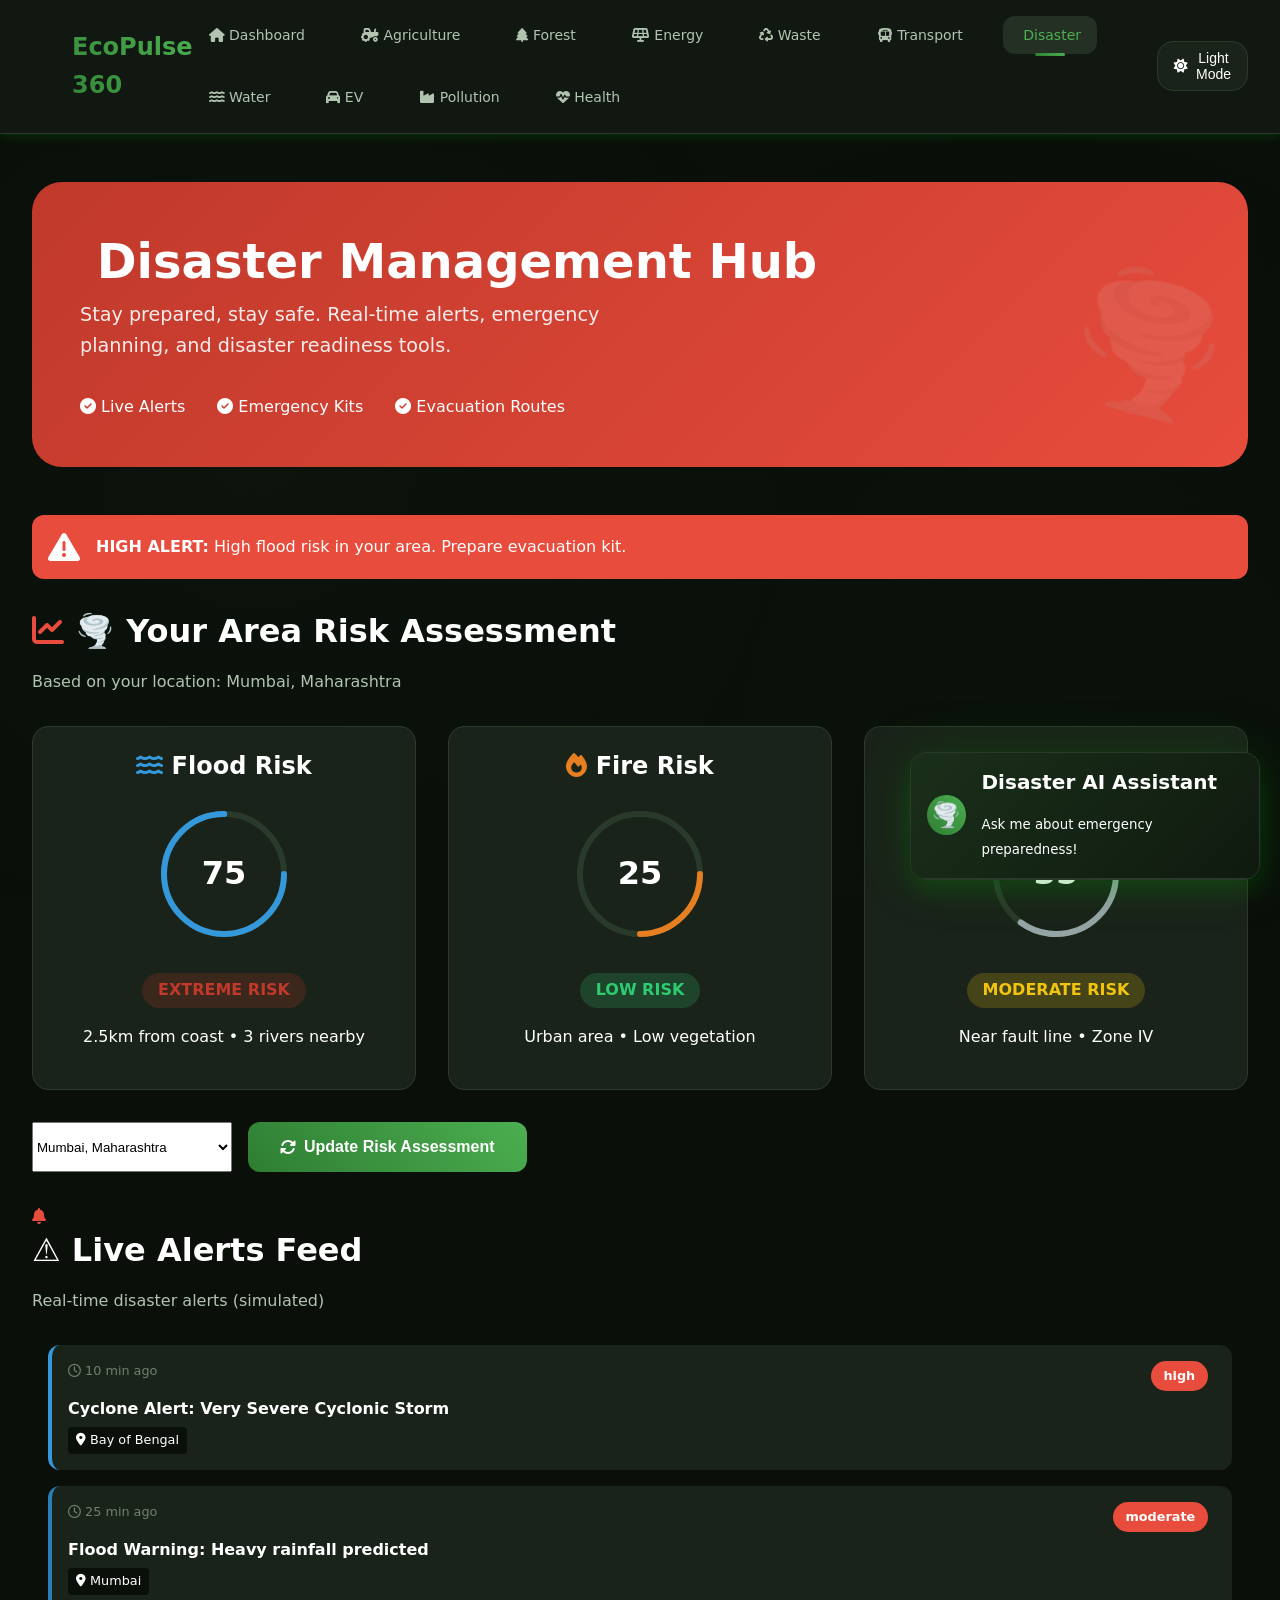
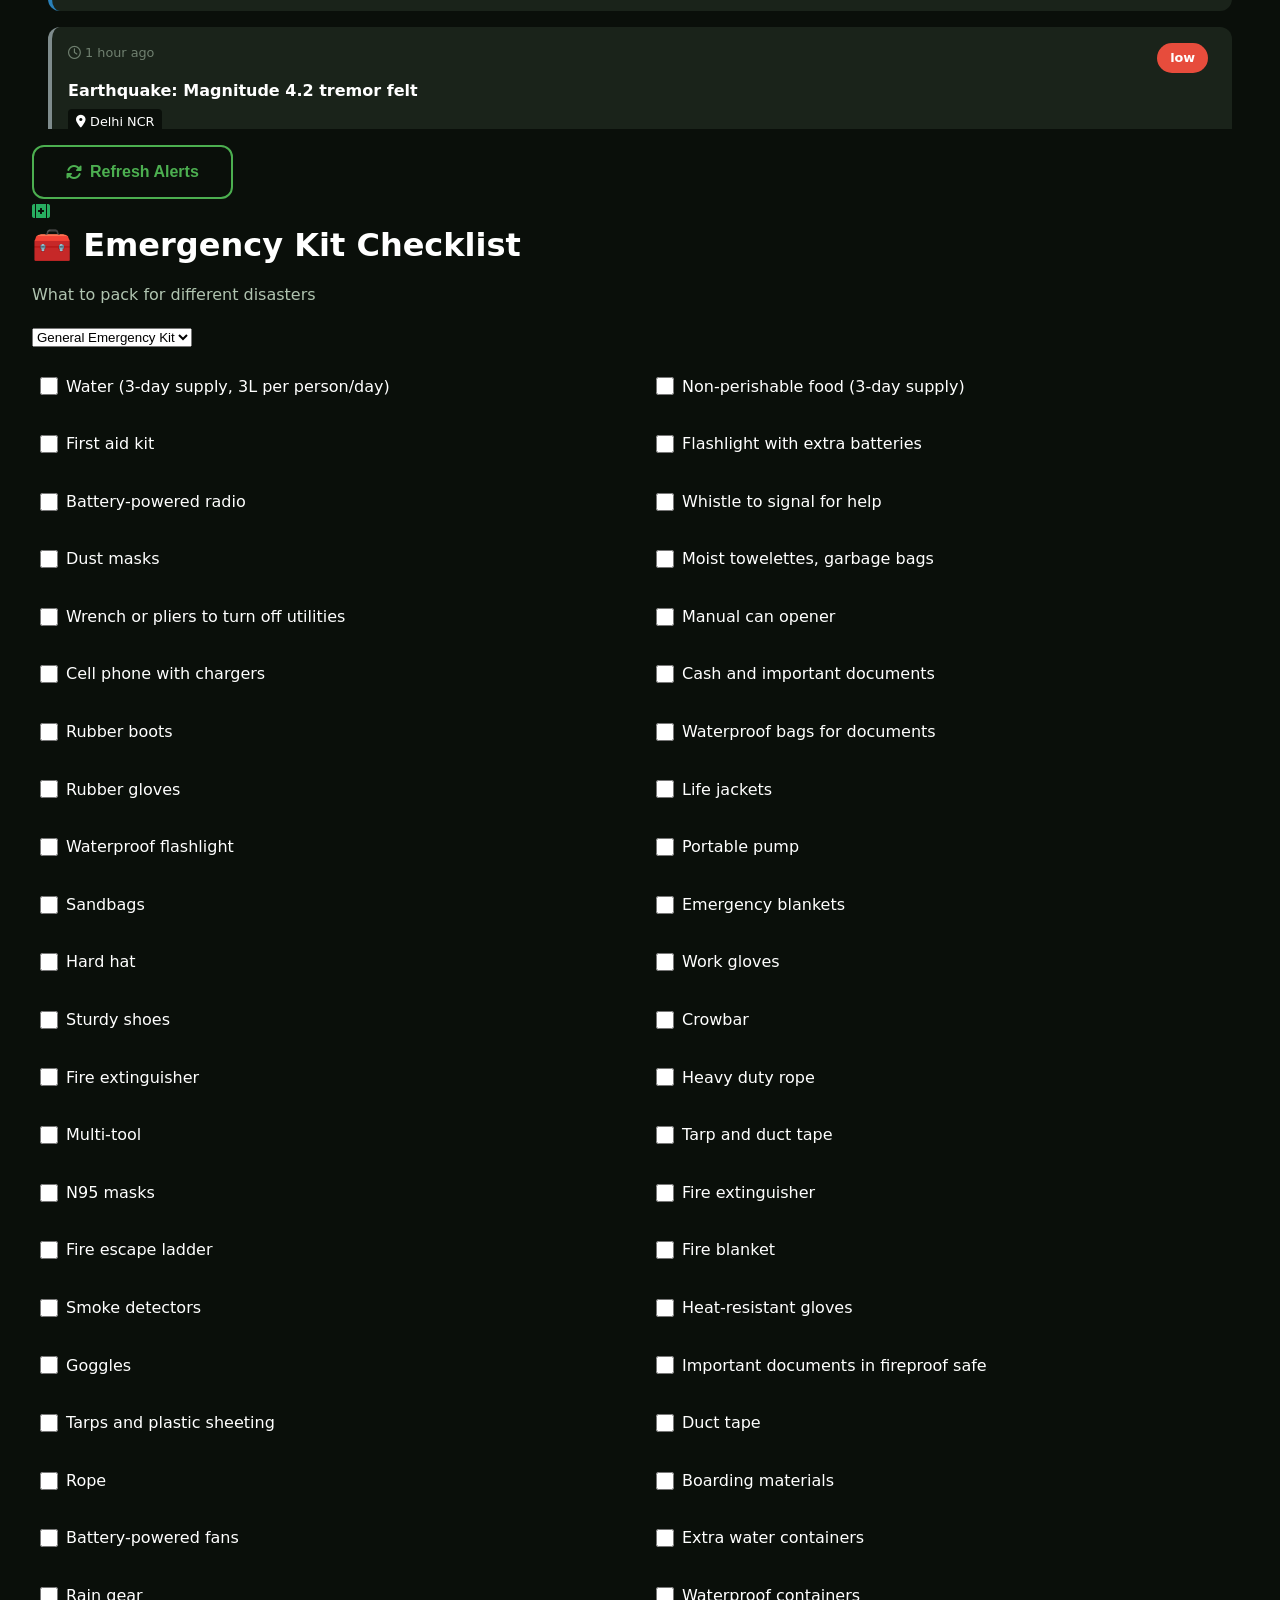
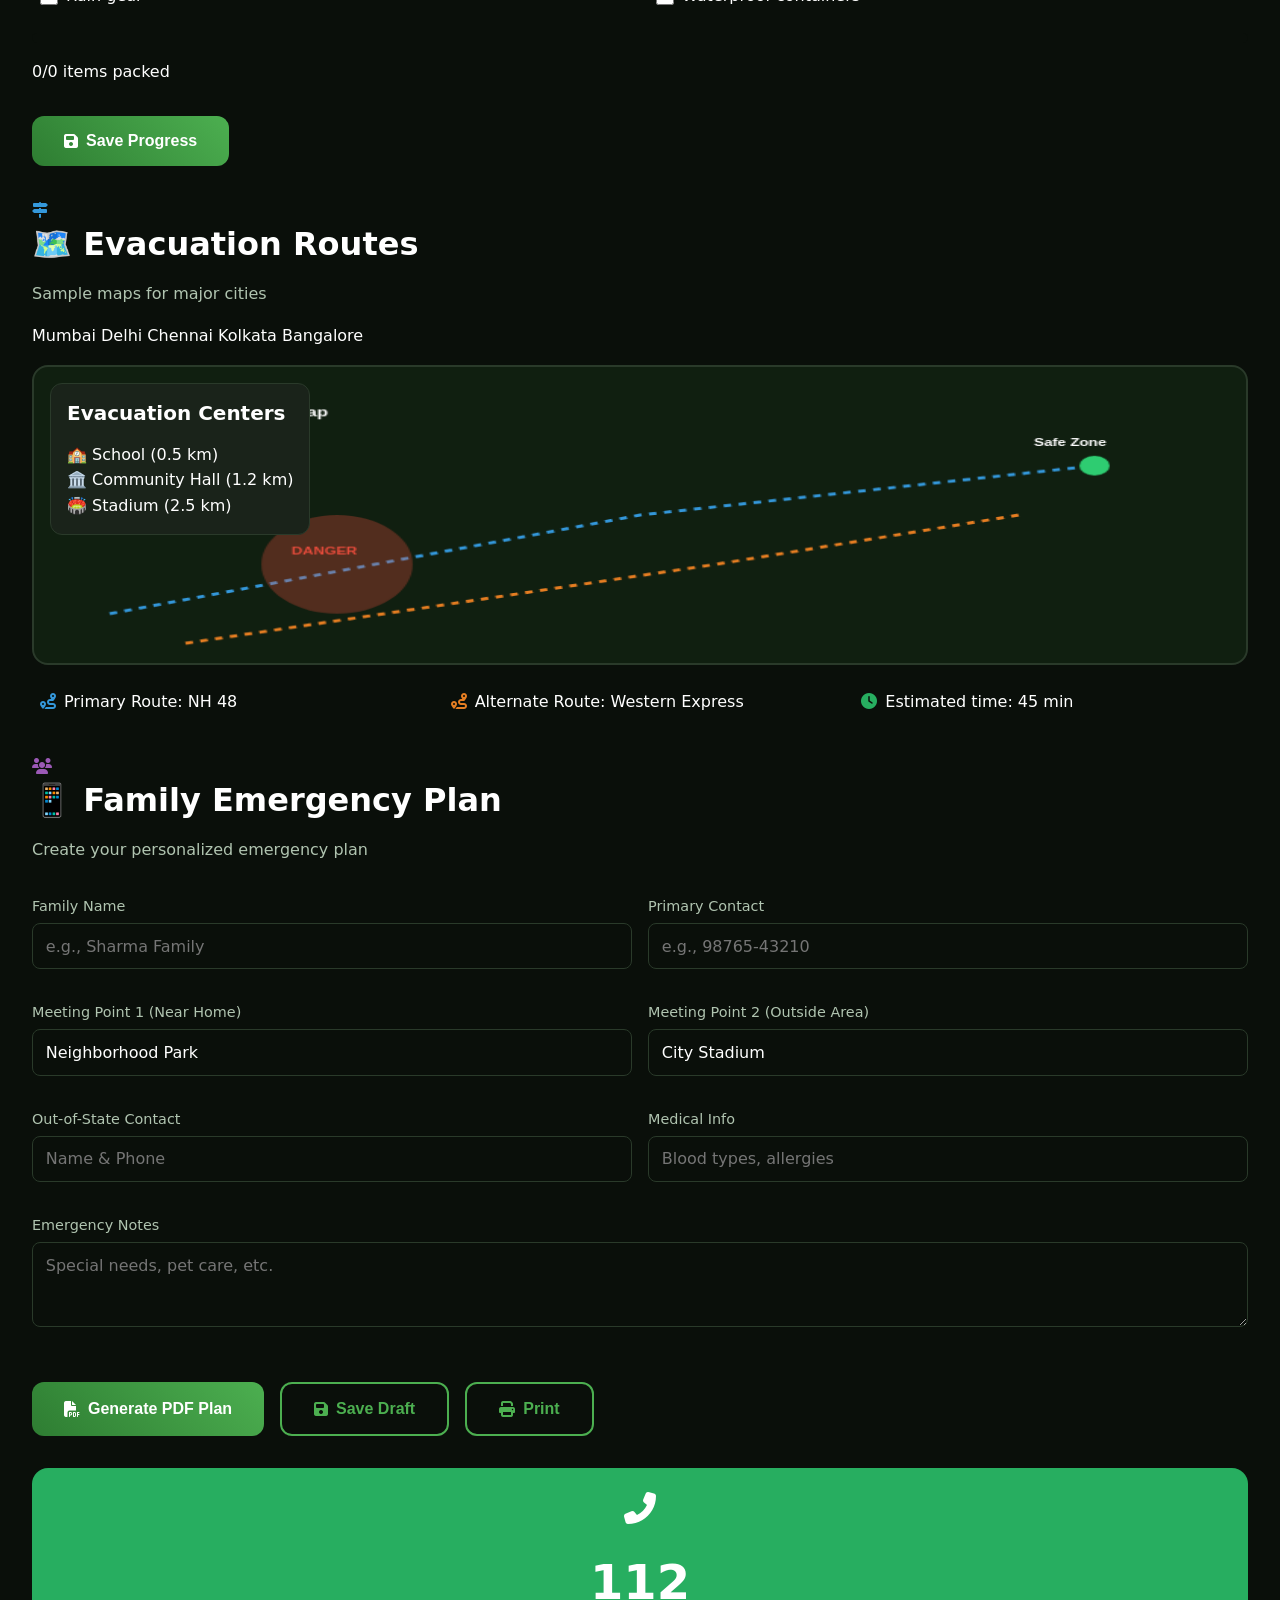
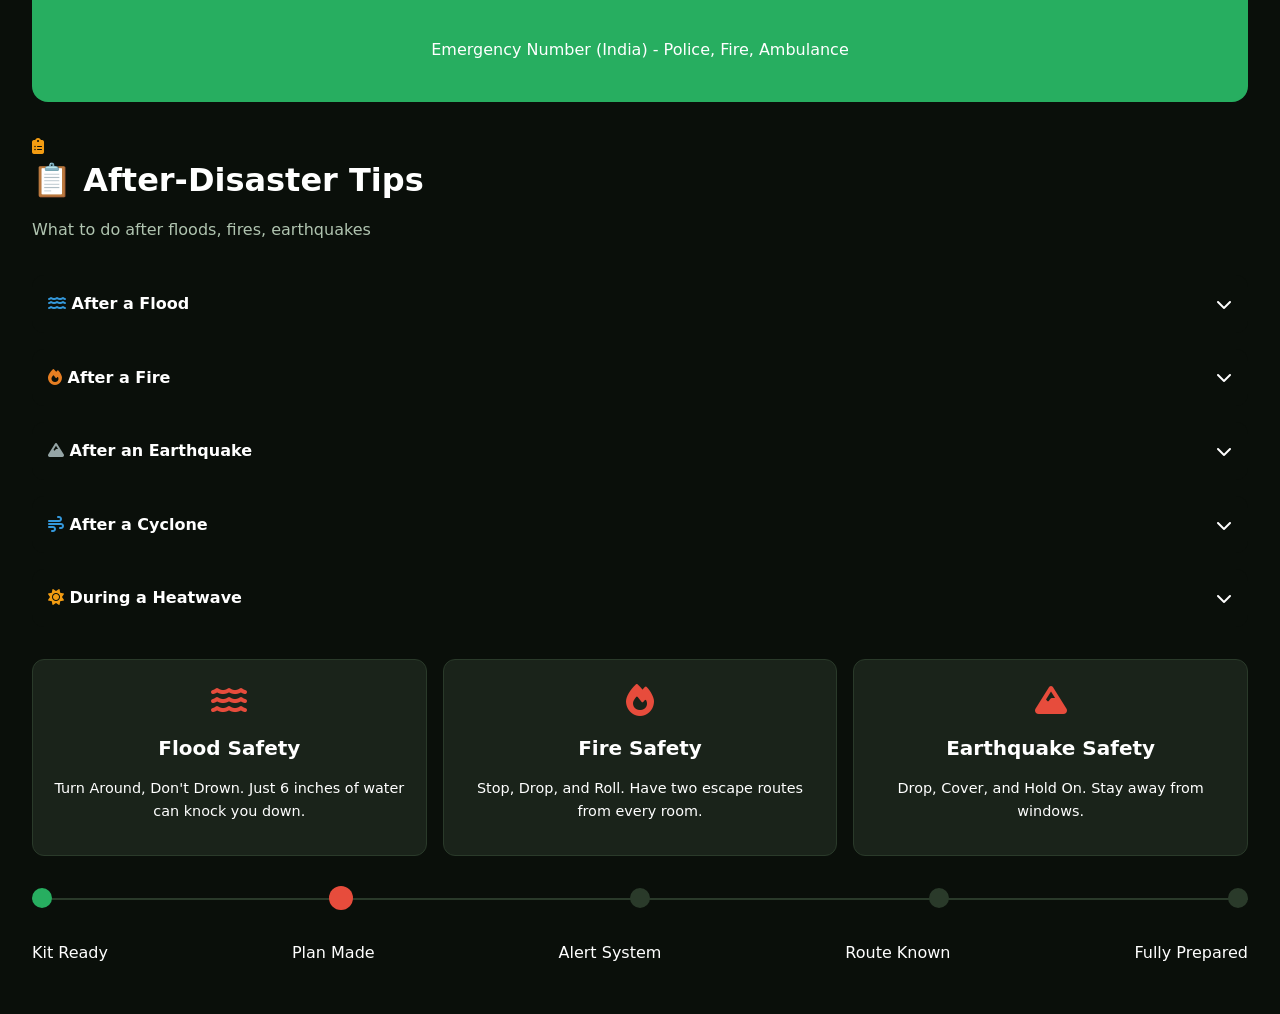
<file: disaster.html>
<!DOCTYPE html>
<html lang="en" data-theme="dark">
<head>
    <meta charset="UTF-8">
    <meta name="viewport" content="width=device-width, initial-scale=1.0">
    <title>EcoPulse 360 - Disaster Management Hub</title>
    <link rel="stylesheet" href="https://cdnjs.cloudflare.com/ajax/libs/font-awesome/6.4.0/css/all.min.css">
    <link rel="stylesheet" href="css/style.css">
    <style>
        /* Disaster Module Specific Styles */
        .disaster-hero {
            background: linear-gradient(135deg, #c0392b, #e74c3c);
            border-radius: 30px;
            padding: 3rem;
            margin-bottom: 3rem;
            position: relative;
            overflow: hidden;
        }
        
        .disaster-hero::before {
            content: '🌪️';
            position: absolute;
            right: 20px;
            bottom: 20px;
            font-size: 8rem;
            opacity: 0.1;
            transform: rotate(15deg);
        }
        
        .alert-banner {
            background: #e74c3c;
            color: white;
            padding: 1rem;
            border-radius: 12px;
            margin-bottom: 2rem;
            display: flex;
            align-items: center;
            gap: 1rem;
            animation: pulse 2s infinite;
        }
        
        .alert-banner i {
            font-size: 2rem;
        }
        
        .risk-meter-grid {
            display: grid;
            grid-template-columns: repeat(3, 1fr);
            gap: 2rem;
            margin: 2rem 0;
        }
        
        .risk-meter {
            background: var(--bg-card);
            border-radius: 16px;
            padding: 1.5rem;
            text-align: center;
            border: 1px solid var(--border-color);
        }
        
        .risk-meter h3 {
            margin-bottom: 1rem;
        }
        
        .meter {
            width: 150px;
            height: 150px;
            margin: 1rem auto;
            position: relative;
        }
        
        .meter svg {
            width: 150px;
            height: 150px;
        }
        
        .meter-bg {
            fill: none;
            stroke: var(--border-color);
            stroke-width: 8;
        }
        
        .meter-fill {
            fill: none;
            stroke-width: 8;
            stroke-linecap: round;
            transition: stroke-dashoffset 0.5s;
        }
        
        .meter-fill.flood { stroke: #3498db; }
        .meter-fill.fire { stroke: #e67e22; }
        .meter-fill.earthquake { stroke: #95a5a6; }
        
        .meter-value {
            position: absolute;
            top: 50%;
            left: 50%;
            transform: translate(-50%, -50%);
            font-size: 2rem;
            font-weight: 700;
        }
        
        .risk-level {
            display: inline-block;
            padding: 0.3rem 1rem;
            border-radius: 20px;
            font-weight: 600;
            margin-top: 0.5rem;
        }
        
        .risk-low { background: rgba(46, 204, 113, 0.2); color: #2ecc71; }
        .risk-moderate { background: rgba(241, 196, 15, 0.2); color: #f1c40f; }
        .risk-high { background: rgba(231, 76, 60, 0.2); color: #e74c3c; }
        .risk-extreme { background: rgba(192, 57, 43, 0.2); color: #c0392b; }
        
        .alerts-feed {
            max-height: 400px;
            overflow-y: auto;
            padding: 1rem;
            background: var(--bg-primary);
            border-radius: 16px;
        }
        
        .alert-card {
            background: var(--bg-card);
            border-radius: 12px;
            padding: 1rem;
            margin-bottom: 1rem;
            border-left: 4px solid;
            animation: slideIn 0.3s ease;
        }
        
        .alert-card.cyclone { border-left-color: #3498db; }
        .alert-card.flood { border-left-color: #2980b9; }
        .alert-card.earthquake { border-left-color: #7f8c8d; }
        .alert-card.fire { border-left-color: #e67e22; }
        .alert-card.heatwave { border-left-color: #e74c3c; }
        
        .alert-time {
            font-size: 0.8rem;
            color: var(--text-muted);
        }
        
        .alert-title {
            font-weight: 600;
            margin: 0.3rem 0;
        }
        
        .alert-location {
            display: inline-block;
            padding: 0.2rem 0.5rem;
            background: var(--bg-primary);
            border-radius: 4px;
            font-size: 0.8rem;
        }
        
        .emergency-kit {
            display: grid;
            grid-template-columns: repeat(2, 1fr);
            gap: 1rem;
            margin: 1rem 0;
        }
        
        .kit-category {
            background: var(--bg-primary);
            border-radius: 12px;
            padding: 1rem;
        }
        
        .kit-item {
            display: flex;
            align-items: center;
            gap: 0.5rem;
            padding: 0.5rem;
            cursor: pointer;
            border-radius: 8px;
            transition: all 0.3s ease;
        }
        
        .kit-item:hover {
            background: var(--bg-hover);
        }
        
        .kit-item.completed {
            opacity: 0.7;
            text-decoration: line-through;
        }
        
        .kit-item input[type="checkbox"] {
            width: 18px;
            height: 18px;
            cursor: pointer;
            accent-color: #e74c3c;
        }
        
        .evacuation-map {
            height: 300px;
            background: var(--bg-primary);
            border-radius: 16px;
            position: relative;
            overflow: hidden;
            margin: 1rem 0;
            border: 2px solid var(--border-color);
        }
        
        .map-overlay {
            position: absolute;
            top: 1rem;
            left: 1rem;
            background: var(--bg-card);
            padding: 1rem;
            border-radius: 12px;
            border: 1px solid var(--border-color);
            z-index: 10;
        }
        
        .route-line {
            stroke: #e74c3c;
            stroke-width: 3;
            stroke-dasharray: 5,5;
        }
        
        .evacuation-point {
            fill: #2ecc71;
            r: 8;
        }
        
        .danger-zone {
            fill: #e74c3c;
            opacity: 0.3;
        }
        
        .plan-form {
            display: grid;
            gap: 1rem;
            margin: 2rem 0;
        }
        
        .form-row {
            display: grid;
            grid-template-columns: repeat(2, 1fr);
            gap: 1rem;
        }
        
        .form-group {
            margin-bottom: 1rem;
        }
        
        .form-group label {
            display: block;
            margin-bottom: 0.3rem;
            color: var(--text-secondary);
            font-size: 0.9rem;
        }
        
        .form-group input,
        .form-group select,
        .form-group textarea {
            width: 100%;
            padding: 0.8rem;
            background: var(--bg-primary);
            border: 1px solid var(--border-color);
            border-radius: 8px;
            color: var(--text-primary);
        }
        
        .faq-section {
            margin: 2rem 0;
        }
        
        .faq-item {
            background: var(--bg-card);
            border-radius: 12px;
            margin-bottom: 1rem;
            overflow: hidden;
        }
        
        .faq-question {
            padding: 1rem;
            background: var(--bg-primary);
            cursor: pointer;
            display: flex;
            justify-content: space-between;
            align-items: center;
            font-weight: 600;
            transition: background 0.3s ease;
        }
        
        .faq-question:hover {
            background: var(--bg-hover);
        }
        
        .faq-answer {
            padding: 1rem;
            display: none;
            border-top: 1px solid var(--border-color);
        }
        
        .faq-answer.show {
            display: block;
            animation: slideDown 0.3s ease;
        }
        
        .safety-badge {
            display: inline-block;
            padding: 0.3rem 0.8rem;
            border-radius: 20px;
            font-size: 0.8rem;
            font-weight: 600;
            margin-right: 0.5rem;
        }
        
        .badge-important {
            background: #e74c3c;
            color: white;
        }
        
        .badge-info {
            background: #3498db;
            color: white;
        }
        
        .emergency-contact {
            background: #27ae60;
            color: white;
            padding: 1.5rem;
            border-radius: 16px;
            margin: 2rem 0;
            text-align: center;
        }
        
        .emergency-number {
            font-size: 3rem;
            font-weight: 700;
            margin: 1rem 0;
        }
        
        .quick-tips {
            display: grid;
            grid-template-columns: repeat(3, 1fr);
            gap: 1rem;
            margin: 2rem 0;
        }
        
        .tip-card {
            background: var(--bg-card);
            padding: 1rem;
            border-radius: 12px;
            text-align: center;
            border: 1px solid var(--border-color);
        }
        
        .tip-icon {
            font-size: 2rem;
            color: #e74c3c;
            margin-bottom: 0.5rem;
        }
        
        @keyframes pulse {
            0%, 100% { opacity: 1; }
            50% { opacity: 0.8; }
        }
        
        @keyframes slideIn {
            from {
                opacity: 0;
                transform: translateX(-20px);
            }
            to {
                opacity: 1;
                transform: translateX(0);
            }
        }
        
        @keyframes slideDown {
            from {
                opacity: 0;
                transform: translateY(-10px);
            }
            to {
                opacity: 1;
                transform: translateY(0);
            }
        }
        
        @keyframes shake {
            0%, 100% { transform: translateX(0); }
            10%, 30%, 50%, 70%, 90% { transform: translateX(-5px); }
            20%, 40%, 60%, 80% { transform: translateX(5px); }
        }
        
        .earthquake-shake {
            animation: shake 0.5s ease-in-out;
        }
        
        .weather-warning {
            background: linear-gradient(135deg, #f39c12, #e67e22);
            color: white;
            padding: 1rem;
            border-radius: 12px;
            margin: 1rem 0;
        }
        
        .prep-progress {
            height: 10px;
            background: var(--bg-primary);
            border-radius: 5px;
            margin: 1rem 0;
            overflow: hidden;
        }
        
        .prep-fill {
            height: 100%;
            background: linear-gradient(90deg, #27ae60, #f1c40f, #e74c3c);
            width: 0%;
            transition: width 0.5s ease;
        }
        
        .disaster-timeline {
            display: flex;
            justify-content: space-between;
            margin: 2rem 0;
            position: relative;
        }
        
        .timeline-point {
            width: 20px;
            height: 20px;
            background: var(--border-color);
            border-radius: 50%;
            position: relative;
            z-index: 2;
        }
        
        .timeline-point.active {
            background: #e74c3c;
            transform: scale(1.2);
        }
        
        .timeline-point.completed {
            background: #27ae60;
        }
        
        .timeline-line {
            position: absolute;
            top: 50%;
            left: 0;
            width: 100%;
            height: 2px;
            background: var(--border-color);
            z-index: 1;
        }
    </style>
</head>
<body>
    <!-- Navigation -->
    <nav class="navbar">
        <div class="logo">
            <i class="fas fa-leaf"></i>
            <span>EcoPulse 360</span>
        </div>
        <div class="nav-links">
            <a href="index.html"><i class="fas fa-home"></i> Dashboard</a>
            <a href="agriculture.html"><i class="fas fa-tractor"></i> Agriculture</a>
            <a href="forest.html"><i class="fas fa-tree"></i> Forest</a>
            <a href="energy.html"><i class="fas fa-solar-panel"></i> Energy</a>
            <a href="waste.html"><i class="fas fa-recycle"></i> Waste</a>
            <a href="transport.html"><i class="fas fa-bus"></i> Transport</a>
            <a href="disaster.html" class="active"><i class="fas fa-house-flood"></i> Disaster</a>
            <a href="water.html"><i class="fas fa-water"></i> Water</a>
            <a href="ev.html"><i class="fas fa-car"></i> EV</a>
            <a href="pollution.html"><i class="fas fa-industry"></i> Pollution</a>
            <a href="healthcare.html"><i class="fas fa-heartbeat"></i> Health</a>
        </div>
        <div class="nav-right">
            <button class="theme-toggle" id="themeToggle">
                <i class="fas fa-moon"></i> Dark Mode
            </button>
        </div>
    </nav>

    <!-- Main Container -->
    <div class="dashboard-container">
        <!-- Hero Section -->
        <div class="disaster-hero">
            <h1 style="font-size: 3rem; margin-bottom: 0.5rem;">
                <i class="fas fa-house-flood" style="color: #fff;"></i> 
                Disaster Management Hub
            </h1>
            <p style="color: rgba(255,255,255,0.9); font-size: 1.2rem; max-width: 600px;">
                Stay prepared, stay safe. Real-time alerts, emergency planning, and disaster readiness tools.
            </p>
            <div style="display: flex; gap: 2rem; margin-top: 2rem;">
                <div><i class="fas fa-check-circle" style="color: #fff;"></i> Live Alerts</div>
                <div><i class="fas fa-check-circle" style="color: #fff;"></i> Emergency Kits</div>
                <div><i class="fas fa-check-circle" style="color: #fff;"></i> Evacuation Routes</div>
            </div>
        </div>

        <!-- Emergency Banner (shows for high-risk areas) -->
        <div class="alert-banner" id="emergencyBanner" style="display: none;">
            <i class="fas fa-exclamation-triangle"></i>
            <div>
                <strong>HIGH ALERT:</strong> <span id="emergencyMessage">Cyclone warning in your area. Prepare for evacuation.</span>
            </div>
        </div>

        <!-- Disaster Risk Meter -->
        <h2><i class="fas fa-chart-line" style="color: #e74c3c;"></i> 🌪️ Your Area Risk Assessment</h2>
        <p style="color: var(--text-secondary);">Based on your location: <span id="userLocation">Mumbai, Maharashtra</span></p>
        
        <div class="risk-meter-grid">
            <!-- Flood Risk -->
            <div class="risk-meter">
                <h3><i class="fas fa-water" style="color: #3498db;"></i> Flood Risk</h3>
                <div class="meter">
                    <svg viewBox="0 0 200 200">
                        <circle class="meter-bg" cx="100" cy="100" r="80"/>
                        <circle class="meter-fill flood" id="floodMeter" cx="100" cy="100" r="80" stroke-dasharray="502.4" stroke-dashoffset="251.2"/>
                    </svg>
                    <div class="meter-value" id="floodValue">65</div>
                </div>
                <div class="risk-level risk-high" id="floodRisk">HIGH RISK</div>
                <p style="margin-top: 1rem;">2.5km from coast • 3 rivers nearby</p>
            </div>
            
            <!-- Fire Risk -->
            <div class="risk-meter">
                <h3><i class="fas fa-fire" style="color: #e67e22;"></i> Fire Risk</h3>
                <div class="meter">
                    <svg viewBox="0 0 200 200">
                        <circle class="meter-bg" cx="100" cy="100" r="80"/>
                        <circle class="meter-fill fire" id="fireMeter" cx="100" cy="100" r="80" stroke-dasharray="502.4" stroke-dashoffset="376.8"/>
                    </svg>
                    <div class="meter-value" id="fireValue">25</div>
                </div>
                <div class="risk-level risk-low" id="fireRisk">LOW RISK</div>
                <p style="margin-top: 1rem;">Urban area • Low vegetation</p>
            </div>
            
            <!-- Earthquake Risk -->
            <div class="risk-meter">
                <h3><i class="fas fa-mountain" style="color: #95a5a6;"></i> Earthquake Risk</h3>
                <div class="meter">
                    <svg viewBox="0 0 200 200">
                        <circle class="meter-bg" cx="100" cy="100" r="80"/>
                        <circle class="meter-fill earthquake" id="quakeMeter" cx="100" cy="100" r="80" stroke-dasharray="502.4" stroke-dashoffset="125.6"/>
                    </svg>
                    <div class="meter-value" id="quakeValue">75</div>
                </div>
                <div class="risk-level risk-high" id="quakeRisk">HIGH RISK</div>
                <p style="margin-top: 1rem;">Near fault line • Zone IV</p>
            </div>
        </div>

        <!-- Location Selector -->
        <div style="display: flex; gap: 1rem; margin: 2rem 0; flex-wrap: wrap;">
            <select id="citySelect" class="form-control" style="width: 200px;" onchange="updateRiskMeter()">
                <option value="mumbai">Mumbai, Maharashtra</option>
                <option value="delhi">Delhi, NCR</option>
                <option value="chennai">Chennai, Tamil Nadu</option>
                <option value="kolkata">Kolkata, West Bengal</option>
                <option value="bangalore">Bangalore, Karnataka</option>
                <option value="guwahati">Guwahati, Assam</option>
                <option value="bhubaneswar">Bhubaneswar, Odisha</option>
                <option value="ahmedabad">Ahmedabad, Gujarat</option>
            </select>
            
            <button class="btn btn-primary" onclick="updateRiskMeter()">
                <i class="fas fa-sync-alt"></i> Update Risk Assessment
            </button>
        </div>

        <!-- Main Grid -->
        <div class="calculator-grid">
            <!-- 1. LIVE ALERTS FEED -->
            <div class="transport-card">
                <i class="fas fa-bell transport-icon" style="color: #e74c3c;"></i>
                <h2>⚠️ Live Alerts Feed</h2>
                <p style="color: var(--text-secondary);">Real-time disaster alerts (simulated)</p>
                
                <div class="alerts-feed" id="alertsFeed">
                    <!-- Alerts will be populated by JavaScript -->
                </div>
                
                <div style="margin-top: 1rem;">
                    <button class="btn btn-outline" onclick="refreshAlerts()">
                        <i class="fas fa-sync-alt"></i> Refresh Alerts
                    </button>
                </div>
            </div>

            <!-- 2. EMERGENCY KIT CHECKLIST -->
            <div class="transport-card">
                <i class="fas fa-first-aid transport-icon" style="color: #27ae60;"></i>
                <h2>🧰 Emergency Kit Checklist</h2>
                <p style="color: var(--text-secondary);">What to pack for different disasters</p>
                
                <div style="margin-bottom: 1rem;">
                    <select id="disasterType" class="form-control" onchange="updateKitChecklist()">
                        <option value="all">General Emergency Kit</option>
                        <option value="flood">Flood Kit</option>
                        <option value="earthquake">Earthquake Kit</option>
                        <option value="fire">Fire Kit</option>
                        <option value="cyclone">Cyclone Kit</option>
                    </select>
                </div>
                
                <div class="emergency-kit" id="kitChecklist">
                    <!-- Checklist will be populated by JavaScript -->
                </div>
                
                <div class="prep-progress">
                    <div class="prep-fill" id="kitProgress" style="width: 0%;"></div>
                </div>
                <p id="kitStatus">0/30 items packed</p>
                
                <button class="btn btn-primary" style="margin-top: 1rem;" onclick="saveKitProgress()">
                    <i class="fas fa-save"></i> Save Progress
                </button>
            </div>
        </div>

        <!-- 3. EVACUATION ROUTES -->
        <div class="transport-card" style="margin-top: 2rem;">
            <i class="fas fa-map-signs transport-icon" style="color: #3498db;"></i>
            <h2>🗺️ Evacuation Routes</h2>
            <p style="color: var(--text-secondary);">Sample maps for major cities</p>
            
            <div class="city-selector">
                <span class="city-btn active" onclick="selectEvacCity('mumbai')">Mumbai</span>
                <span class="city-btn" onclick="selectEvacCity('delhi')">Delhi</span>
                <span class="city-btn" onclick="selectEvacCity('chennai')">Chennai</span>
                <span class="city-btn" onclick="selectEvacCity('kolkata')">Kolkata</span>
                <span class="city-btn" onclick="selectEvacCity('bangalore')">Bangalore</span>
            </div>
            
            <div class="evacuation-map" id="evacuationMap">
                <canvas id="mapCanvas" width="800" height="300" style="width: 100%; height: 100%;"></canvas>
                <div class="map-overlay">
                    <h4>Evacuation Centers</h4>
                    <div id="evacCenters">
                        <div>🏫 School (0.5 km)</div>
                        <div>🏛️ Community Hall (1.2 km)</div>
                        <div>🏟️ Stadium (2.5 km)</div>
                    </div>
                </div>
            </div>
            
            <div style="display: grid; grid-template-columns: repeat(3, 1fr); gap: 1rem; margin-top: 1rem;">
                <div class="kit-item">
                    <i class="fas fa-route" style="color: #3498db;"></i>
                    <span>Primary Route: NH 48</span>
                </div>
                <div class="kit-item">
                    <i class="fas fa-route" style="color: #e67e22;"></i>
                    <span>Alternate Route: Western Express</span>
                </div>
                <div class="kit-item">
                    <i class="fas fa-clock" style="color: #27ae60;"></i>
                    <span>Estimated time: 45 min</span>
                </div>
            </div>
        </div>

        <!-- 4. FAMILY EMERGENCY PLAN -->
        <div class="transport-card" style="margin-top: 2rem;">
            <i class="fas fa-users transport-icon" style="color: #9b59b6;"></i>
            <h2>📱 Family Emergency Plan</h2>
            <p style="color: var(--text-secondary);">Create your personalized emergency plan</p>
            
            <div class="plan-form">
                <div class="form-row">
                    <div class="form-group">
                        <label>Family Name</label>
                        <input type="text" id="familyName" placeholder="e.g., Sharma Family">
                    </div>
                    <div class="form-group">
                        <label>Primary Contact</label>
                        <input type="text" id="primaryContact" placeholder="e.g., 98765-43210">
                    </div>
                </div>
                
                <div class="form-row">
                    <div class="form-group">
                        <label>Meeting Point 1 (Near Home)</label>
                        <input type="text" id="meeting1" value="Neighborhood Park">
                    </div>
                    <div class="form-group">
                        <label>Meeting Point 2 (Outside Area)</label>
                        <input type="text" id="meeting2" value="City Stadium">
                    </div>
                </div>
                
                <div class="form-row">
                    <div class="form-group">
                        <label>Out-of-State Contact</label>
                        <input type="text" id="outContact" placeholder="Name & Phone">
                    </div>
                    <div class="form-group">
                        <label>Medical Info</label>
                        <input type="text" id="medicalInfo" placeholder="Blood types, allergies">
                    </div>
                </div>
                
                <div class="form-group">
                    <label>Emergency Notes</label>
                    <textarea id="emergencyNotes" rows="3" placeholder="Special needs, pet care, etc."></textarea>
                </div>
            </div>
            
            <div style="display: flex; gap: 1rem;">
                <button class="btn btn-primary" onclick="generatePlan()">
                    <i class="fas fa-file-pdf"></i> Generate PDF Plan
                </button>
                <button class="btn btn-outline" onclick="savePlan()">
                    <i class="fas fa-save"></i> Save Draft
                </button>
                <button class="btn btn-outline" onclick="printPlan()">
                    <i class="fas fa-print"></i> Print
                </button>
            </div>
            
            <div class="emergency-contact">
                <i class="fas fa-phone-alt" style="font-size: 2rem;"></i>
                <div class="emergency-number">112</div>
                <p>Emergency Number (India) - Police, Fire, Ambulance</p>
            </div>
        </div>

        <!-- 5. AFTER-DISASTER TIPS -->
        <div class="transport-card" style="margin-top: 2rem;">
            <i class="fas fa-clipboard-list transport-icon" style="color: #f39c12;"></i>
            <h2>📋 After-Disaster Tips</h2>
            <p style="color: var(--text-secondary);">What to do after floods, fires, earthquakes</p>
            
            <div class="faq-section">
                <!-- Flood FAQ -->
                <div class="faq-item">
                    <div class="faq-question" onclick="toggleFAQ('flood')">
                        <span><i class="fas fa-water" style="color: #3498db;"></i> After a Flood</span>
                        <i class="fas fa-chevron-down"></i>
                    </div>
                    <div class="faq-answer" id="faq-flood">
                        <ul style="margin-left: 1.5rem;">
                            <li>Wait for official all-clear before returning home</li>
                            <li>Watch for downed power lines</li>
                            <li>Don't walk through flowing water (just 6 inches can knock you down)</li>
                            <li>Check for structural damage before entering</li>
                            <li>Document damage with photos for insurance</li>
                            <li>Throw away food that came in contact with floodwater</li>
                            <li>Clean and disinfect everything that got wet</li>
                            <li>Watch for mold growth - dry within 24-48 hours</li>
                        </ul>
                    </div>
                </div>
                
                <!-- Fire FAQ -->
                <div class="faq-item">
                    <div class="faq-question" onclick="toggleFAQ('fire')">
                        <span><i class="fas fa-fire" style="color: #e67e22;"></i> After a Fire</span>
                        <i class="fas fa-chevron-down"></i>
                    </div>
                    <div class="faq-answer" id="faq-fire">
                        <ul style="margin-left: 1.5rem;">
                            <li>Don't re-enter until authorities say it's safe</li>
                            <li>Be careful of structural damage</li>
                            <li>Watch for hot spots that could re-ignite</li>
                            <li>Don't use electrical appliances until checked</li>
                            <li>Save undamaged possessions for cleaning</li>
                            <li>Contact your insurance company immediately</li>
                            <li>Beware of respiratory issues from smoke damage</li>
                            <li>Secure your property from weather and theft</li>
                        </ul>
                    </div>
                </div>
                
                <!-- Earthquake FAQ -->
                <div class="faq-item">
                    <div class="faq-question" onclick="toggleFAQ('earthquake')">
                        <span><i class="fas fa-mountain" style="color: #95a5a6;"></i> After an Earthquake</span>
                        <i class="fas fa-chevron-down"></i>
                    </div>
                    <div class="faq-answer" id="faq-earthquake">
                        <ul style="margin-left: 1.5rem;">
                            <li>Expect aftershocks - they can cause additional damage</li>
                            <li>Check yourself and others for injuries</li>
                            <li>Put on sturdy shoes to avoid broken glass</li>
                            <li>Check gas, water, electrical lines for damage</li>
                            <li>If you smell gas, turn off main valve and leave</li>
                            <li>Listen to radio for emergency information</li>
                            <li>Stay away from damaged buildings</li>
                            <li>Use text messages, not calls, to conserve network</li>
                        </ul>
                    </div>
                </div>
                
                <!-- Cyclone FAQ -->
                <div class="faq-item">
                    <div class="faq-question" onclick="toggleFAQ('cyclone')">
                        <span><i class="fas fa-wind" style="color: #3498db;"></i> After a Cyclone</span>
                        <i class="fas fa-chevron-down"></i>
                    </div>
                    <div class="faq-answer" id="faq-cyclone">
                        <ul style="margin-left: 1.5rem;">
                            <li>Stay indoors until official all-clear</li>
                            <li>Watch for fallen power lines and trees</li>
                            <li>Be careful of flooded roads while driving</li>
                            <li>Check on neighbors, especially elderly</li>
                            <li>Boil water until declared safe</li>
                            <li>Document property damage for insurance</li>
                            <li>Be cautious of wild animals displaced by storm</li>
                            <li>Help with community cleanup if safe</li>
                        </ul>
                    </div>
                </div>
                
                <!-- Heatwave FAQ -->
                <div class="faq-item">
                    <div class="faq-question" onclick="toggleFAQ('heatwave')">
                        <span><i class="fas fa-sun" style="color: #f39c12;"></i> During a Heatwave</span>
                        <i class="fas fa-chevron-down"></i>
                    </div>
                    <div class="faq-answer" id="faq-heatwave">
                        <ul style="margin-left: 1.5rem;">
                            <li>Stay in air-conditioned buildings</li>
                            <li>Drink plenty of water (don't wait until thirsty)</li>
                            <li>Wear lightweight, light-colored clothing</li>
                            <li>Never leave children or pets in cars</li>
                            <li>Check on elderly family and neighbors</li>
                            <li>Avoid strenuous outdoor activity</li>
                            <li>Watch for signs of heat exhaustion</li>
                            <li>Use fans and take cool showers</li>
                        </ul>
                    </div>
                </div>
            </div>
        </div>

        <!-- Quick Safety Tips -->
        <div class="quick-tips">
            <div class="tip-card">
                <div class="tip-icon"><i class="fas fa-water"></i></div>
                <h4>Flood Safety</h4>
                <p style="font-size: 0.9rem;">Turn Around, Don't Drown. Just 6 inches of water can knock you down.</p>
            </div>
            <div class="tip-card">
                <div class="tip-icon"><i class="fas fa-fire"></i></div>
                <h4>Fire Safety</h4>
                <p style="font-size: 0.9rem;">Stop, Drop, and Roll. Have two escape routes from every room.</p>
            </div>
            <div class="tip-card">
                <div class="tip-icon"><i class="fas fa-mountain"></i></div>
                <h4>Earthquake Safety</h4>
                <p style="font-size: 0.9rem;">Drop, Cover, and Hold On. Stay away from windows.</p>
            </div>
        </div>

        <!-- Disaster Preparedness Timeline -->
        <div class="disaster-timeline">
            <div class="timeline-line"></div>
            <div class="timeline-point completed"></div>
            <div class="timeline-point active"></div>
            <div class="timeline-point"></div>
            <div class="timeline-point"></div>
            <div class="timeline-point"></div>
        </div>
        <div style="display: flex; justify-content: space-between; margin-bottom: 2rem;">
            <span>Kit Ready</span>
            <span>Plan Made</span>
            <span>Alert System</span>
            <span>Route Known</span>
            <span>Fully Prepared</span>
        </div>
    </div>

    <!-- AI Assistant -->
    <div class="ai-assistant">
        <div class="ai-header">
            <div class="ai-avatar">🌪️</div>
            <div>
                <h4>Disaster AI Assistant</h4>
                <small>Ask me about emergency preparedness!</small>
            </div>
        </div>
        <div class="ai-chat-body" style="display: none;">
            <div class="message ai">
                <div class="message-content">
                    I'm your disaster preparedness expert. Ask me about emergency kits, evacuation routes, or what to do in specific disasters! 🆘
                </div>
            </div>
        </div>
    </div>

    <script>
        // ===== LIVE ALERTS FEED =====
        const alerts = [
            { type: 'cyclone', title: 'Cyclone Alert: Very Severe Cyclonic Storm', location: 'Bay of Bengal', time: '10 min ago', severity: 'high' },
            { type: 'flood', title: 'Flood Warning: Heavy rainfall predicted', location: 'Mumbai', time: '25 min ago', severity: 'moderate' },
            { type: 'earthquake', title: 'Earthquake: Magnitude 4.2 tremor felt', location: 'Delhi NCR', time: '1 hour ago', severity: 'low' },
            { type: 'fire', title: 'Forest Fire Alert: Dry conditions', location: 'Uttarakhand', time: '2 hours ago', severity: 'high' },
            { type: 'heatwave', title: 'Heatwave: Temperatures above 45°C', location: 'Rajasthan', time: '3 hours ago', severity: 'moderate' },
            { type: 'flood', title: 'Flash Flood: Urban flooding reported', location: 'Chennai', time: '4 hours ago', severity: 'high' },
            { type: 'cyclone', title: 'Cyclone: Depression in Arabian Sea', location: 'Gujarat Coast', time: '5 hours ago', severity: 'moderate' },
            { type: 'earthquake', title: 'Earthquake: Magnitude 3.5 tremor', location: 'Guwahati', time: '6 hours ago', severity: 'low' }
        ];
        
        function displayAlerts() {
            const feed = document.getElementById('alertsFeed');
            feed.innerHTML = alerts.map(alert => `
                <div class="alert-card ${alert.type}">
                    <div style="display: flex; justify-content: space-between;">
                        <span class="alert-time"><i class="far fa-clock"></i> ${alert.time}</span>
                        <span class="safety-badge badge-important">${alert.severity}</span>
                    </div>
                    <div class="alert-title">${alert.title}</div>
                    <div class="alert-location"><i class="fas fa-map-marker-alt"></i> ${alert.location}</div>
                </div>
            `).join('');
        }
        
        function refreshAlerts() {
            // Simulate new alert
            const newAlert = {
                type: ['cyclone', 'flood', 'earthquake'][Math.floor(Math.random() * 3)],
                title: 'NEW: ' + ['Heavy rainfall warning', 'Moderate earthquake tremor', 'Cyclone alert'][Math.floor(Math.random() * 3)],
                location: ['Mumbai', 'Delhi', 'Chennai'][Math.floor(Math.random() * 3)],
                time: 'Just now',
                severity: 'high'
            };
            
            alerts.unshift(newAlert);
            if (alerts.length > 8) alerts.pop();
            displayAlerts();
            
            // Shake animation for new alert
            document.querySelector('.alerts-feed').classList.add('earthquake-shake');
            setTimeout(() => {
                document.querySelector('.alerts-feed').classList.remove('earthquake-shake');
            }, 500);
        }

        // ===== EMERGENCY KIT CHECKLIST =====
        const kitItems = {
            general: [
                'Water (3-day supply, 3L per person/day)',
                'Non-perishable food (3-day supply)',
                'First aid kit',
                'Flashlight with extra batteries',
                'Battery-powered radio',
                'Whistle to signal for help',
                'Dust masks',
                'Moist towelettes, garbage bags',
                'Wrench or pliers to turn off utilities',
                'Manual can opener',
                'Cell phone with chargers',
                'Cash and important documents'
            ],
            flood: [
                'Rubber boots',
                'Waterproof bags for documents',
                'Rubber gloves',
                'Life jackets',
                'Waterproof flashlight',
                'Portable pump',
                'Sandbags',
                'Emergency blankets'
            ],
            earthquake: [
                'Hard hat',
                'Work gloves',
                'Sturdy shoes',
                'Crowbar',
                'Fire extinguisher',
                'Heavy duty rope',
                'Multi-tool',
                'Tarp and duct tape'
            ],
            fire: [
                'N95 masks',
                'Fire extinguisher',
                'Fire escape ladder',
                'Fire blanket',
                'Smoke detectors',
                'Heat-resistant gloves',
                'Goggles',
                'Important documents in fireproof safe'
            ],
            cyclone: [
                'Tarps and plastic sheeting',
                'Duct tape',
                'Rope',
                'Boarding materials',
                'Battery-powered fans',
                'Extra water containers',
                'Rain gear',
                'Waterproof containers'
            ]
        };
        
        let kitProgress = JSON.parse(localStorage.getItem('kitProgress')) || {};
        
        function updateKitChecklist() {
            const type = document.getElementById('disasterType').value;
            const checklist = document.getElementById('kitChecklist');
            
            let items = [];
            if (type === 'all') {
                items = [...kitItems.general, ...kitItems.flood, ...kitItems.earthquake, ...kitItems.fire, ...kitItems.cyclone];
            } else {
                items = [...kitItems.general, ...(kitItems[type] || [])];
            }
            
            checklist.innerHTML = items.map((item, index) => `
                <div class="kit-item ${kitProgress[item] ? 'completed' : ''}">
                    <input type="checkbox" id="kit_${index}" ${kitProgress[item] ? 'checked' : ''} onchange="updateKitItem('${item}')">
                    <label for="kit_${index}">${item}</label>
                </div>
            `).join('');
            
            updateKitProgress();
        }
        
        function updateKitItem(item) {
            kitProgress[item] = !kitProgress[item];
            updateKitProgress();
        }
        
        function updateKitProgress() {
            const total = Object.keys(kitProgress).length;
            const completed = Object.values(kitProgress).filter(v => v).length;
            const percent = total > 0 ? (completed / total) * 100 : 0;
            
            document.getElementById('kitProgress').style.width = percent + '%';
            document.getElementById('kitStatus').textContent = `${completed}/${total} items packed`;
        }
        
        function saveKitProgress() {
            localStorage.setItem('kitProgress', JSON.stringify(kitProgress));
            alert('Kit progress saved!');
        }

        // ===== RISK METER =====
        function updateRiskMeter() {
            const city = document.getElementById('citySelect').value;
            document.getElementById('userLocation').textContent = 
                document.getElementById('citySelect').options[document.getElementById('citySelect').selectedIndex].text;
            
            // Risk data for different cities
            const riskData = {
                mumbai: { flood: 75, fire: 25, quake: 35 },
                delhi: { flood: 40, fire: 45, quake: 55 },
                chennai: { flood: 70, fire: 30, quake: 40 },
                kolkata: { flood: 80, fire: 20, quake: 50 },
                bangalore: { flood: 30, fire: 60, quake: 45 },
                guwahati: { flood: 65, fire: 40, quake: 85 },
                bhubaneswar: { flood: 75, fire: 35, quake: 45 },
                ahmedabad: { flood: 35, fire: 55, quake: 40 }
            };
            
            const risks = riskData[city] || { flood: 50, fire: 50, quake: 50 };
            
            // Update meters
            updateMeter('flood', risks.flood);
            updateMeter('fire', risks.fire);
            updateMeter('quake', risks.quake);
            
            // Update risk levels
            updateRiskLevel('flood', risks.flood);
            updateRiskLevel('fire', risks.fire);
            updateRiskLevel('quake', risks.quake);
            
            // Show emergency banner for high risk
            if (risks.flood > 70 || risks.quake > 70) {
                document.getElementById('emergencyBanner').style.display = 'flex';
                document.getElementById('emergencyMessage').textContent = 
                    risks.flood > 70 ? 'High flood risk in your area. Prepare evacuation kit.' :
                    'High earthquake risk. Secure heavy furniture.';
            } else {
                document.getElementById('emergencyBanner').style.display = 'none';
            }
        }
        
        function updateMeter(type, value) {
            const circumference = 2 * Math.PI * 80;
            const offset = circumference - (value / 100) * circumference;
            document.getElementById(type + 'Meter').style.strokeDashoffset = offset;
            document.getElementById(type + 'Value').textContent = value;
        }
        
        function updateRiskLevel(type, value) {
            const element = document.getElementById(type + 'Risk');
            let level, className;
            
            if (value < 30) {
                level = 'LOW RISK';
                className = 'risk-low';
            } else if (value < 50) {
                level = 'MODERATE RISK';
                className = 'risk-moderate';
            } else if (value < 75) {
                level = 'HIGH RISK';
                className = 'risk-high';
            } else {
                level = 'EXTREME RISK';
                className = 'risk-extreme';
            }
            
            element.textContent = level;
            element.className = 'risk-level ' + className;
        }

        // ===== EVACUATION ROUTES =====
        let currentEvacCity = 'mumbai';
        
        function selectEvacCity(city) {
            currentEvacCity = city;
            document.querySelectorAll('.city-btn').forEach(btn => btn.classList.remove('active'));
            event.target.classList.add('active');
            drawEvacuationMap(city);
        }
        
        function drawEvacuationMap(city) {
            const canvas = document.getElementById('mapCanvas');
            const ctx = canvas.getContext('2d');
            
            // Clear canvas
            ctx.clearRect(0, 0, canvas.width, canvas.height);
            
            // Draw base map
            ctx.fillStyle = 'rgba(76, 175, 80, 0.1)';
            ctx.fillRect(0, 0, canvas.width, canvas.height);
            
            // Draw roads
            ctx.strokeStyle = '#3498db';
            ctx.lineWidth = 3;
            ctx.setLineDash([5, 5]);
            
            // Main route
            ctx.beginPath();
            ctx.moveTo(50, 250);
            ctx.lineTo(400, 150);
            ctx.lineTo(700, 100);
            ctx.stroke();
            
            // Alternate route
            ctx.strokeStyle = '#e67e22';
            ctx.beginPath();
            ctx.moveTo(100, 280);
            ctx.lineTo(450, 200);
            ctx.lineTo(650, 150);
            ctx.stroke();
            
            // Draw evacuation centers
            ctx.setLineDash([]);
            ctx.fillStyle = '#2ecc71';
            ctx.beginPath();
            ctx.arc(700, 100, 10, 0, 2 * Math.PI);
            ctx.fill();
            ctx.fillStyle = '#fff';
            ctx.font = 'bold 10px Arial';
            ctx.fillText('Safe Zone', 660, 80);
            
            // Draw danger zones
            ctx.fillStyle = 'rgba(231, 76, 60, 0.3)';
            ctx.beginPath();
            ctx.arc(200, 200, 50, 0, 2 * Math.PI);
            ctx.fill();
            ctx.fillStyle = '#e74c3c';
            ctx.font = 'bold 10px Arial';
            ctx.fillText('DANGER', 170, 190);
            
            // Add city-specific labels
            ctx.fillStyle = '#fff';
            ctx.font = 'bold 12px Arial';
            ctx.fillText(city.toUpperCase() + ' Evacuation Map', 50, 50);
        }

        // ===== FAMILY EMERGENCY PLAN =====
        function generatePlan() {
            const familyName = document.getElementById('familyName').value || 'My Family';
            const contact = document.getElementById('primaryContact').value || 'Not provided';
            const meeting1 = document.getElementById('meeting1').value;
            const meeting2 = document.getElementById('meeting2').value;
            const outContact = document.getElementById('outContact').value || 'Not provided';
            const medical = document.getElementById('medicalInfo').value || 'None';
            const notes = document.getElementById('emergencyNotes').value || 'None';
            
            // Create PDF content (simulated)
            const planContent = `
                EMERGENCY PLAN FOR ${familyName.toUpperCase()}
                Generated on: ${new Date().toLocaleString()}
                
                PRIMARY CONTACT: ${contact}
                
                MEETING POINTS:
                Near Home: ${meeting1}
                Outside Area: ${meeting2}
                
                OUT-OF-STATE CONTACT: ${outContact}
                
                MEDICAL INFORMATION: ${medical}
                
                SPECIAL NOTES: ${notes}
                
                EMERGENCY NUMBERS:
                Police/Fire/Ambulance: 112
                Disaster Helpline: 1070
                Women's Helpline: 1091
                Child Helpline: 1098
            `;
            
            // Simulate PDF download
            const blob = new Blob([planContent], { type: 'text/plain' });
            const url = URL.createObjectURL(blob);
            const a = document.createElement('a');
            a.href = url;
            a.download = `Emergency_Plan_${familyName.replace(/\s+/g, '_')}.txt`;
            a.click();
            
            alert('Emergency plan generated! Check your downloads folder.');
        }
        
        function savePlan() {
            const plan = {
                familyName: document.getElementById('familyName').value,
                contact: document.getElementById('primaryContact').value,
                meeting1: document.getElementById('meeting1').value,
                meeting2: document.getElementById('meeting2').value,
                outContact: document.getElementById('outContact').value,
                medical: document.getElementById('medicalInfo').value,
                notes: document.getElementById('emergencyNotes').value,
                saved: new Date().toISOString()
            };
            
            localStorage.setItem('emergencyPlan', JSON.stringify(plan));
            alert('Plan saved successfully!');
        }
        
        function printPlan() {
            window.print();
        }

        // ===== FAQ TOGGLE =====
        function toggleFAQ(type) {
            const answer = document.getElementById('faq-' + type);
            const icon = event.currentTarget.querySelector('i');
            
            if (answer.classList.contains('show')) {
                answer.classList.remove('show');
                icon.style.transform = 'rotate(0deg)';
            } else {
                answer.classList.add('show');
                icon.style.transform = 'rotate(180deg)';
            }
        }

        // ===== INITIALIZATION =====
        document.addEventListener('DOMContentLoaded', function() {
            displayAlerts();
            updateKitChecklist();
            updateRiskMeter();
            drawEvacuationMap('mumbai');
            
            // Auto-refresh alerts every 30 seconds
            setInterval(() => {
                refreshAlerts();
            }, 30000);
        });

        // ===== AI ASSISTANT TOGGLE =====
        document.querySelector('.ai-header').addEventListener('click', function() {
            const body = document.querySelector('.ai-chat-body');
            const icon = this.querySelector('i');
            if (body.style.display === 'none') {
                body.style.display = 'block';
                icon.style.transform = 'rotate(180deg)';
            } else {
                body.style.display = 'none';
                icon.style.transform = 'rotate(0)';
            }
        });
    </script>

    <script src="js/theme.js"></script>
</body>
</html>
</file>
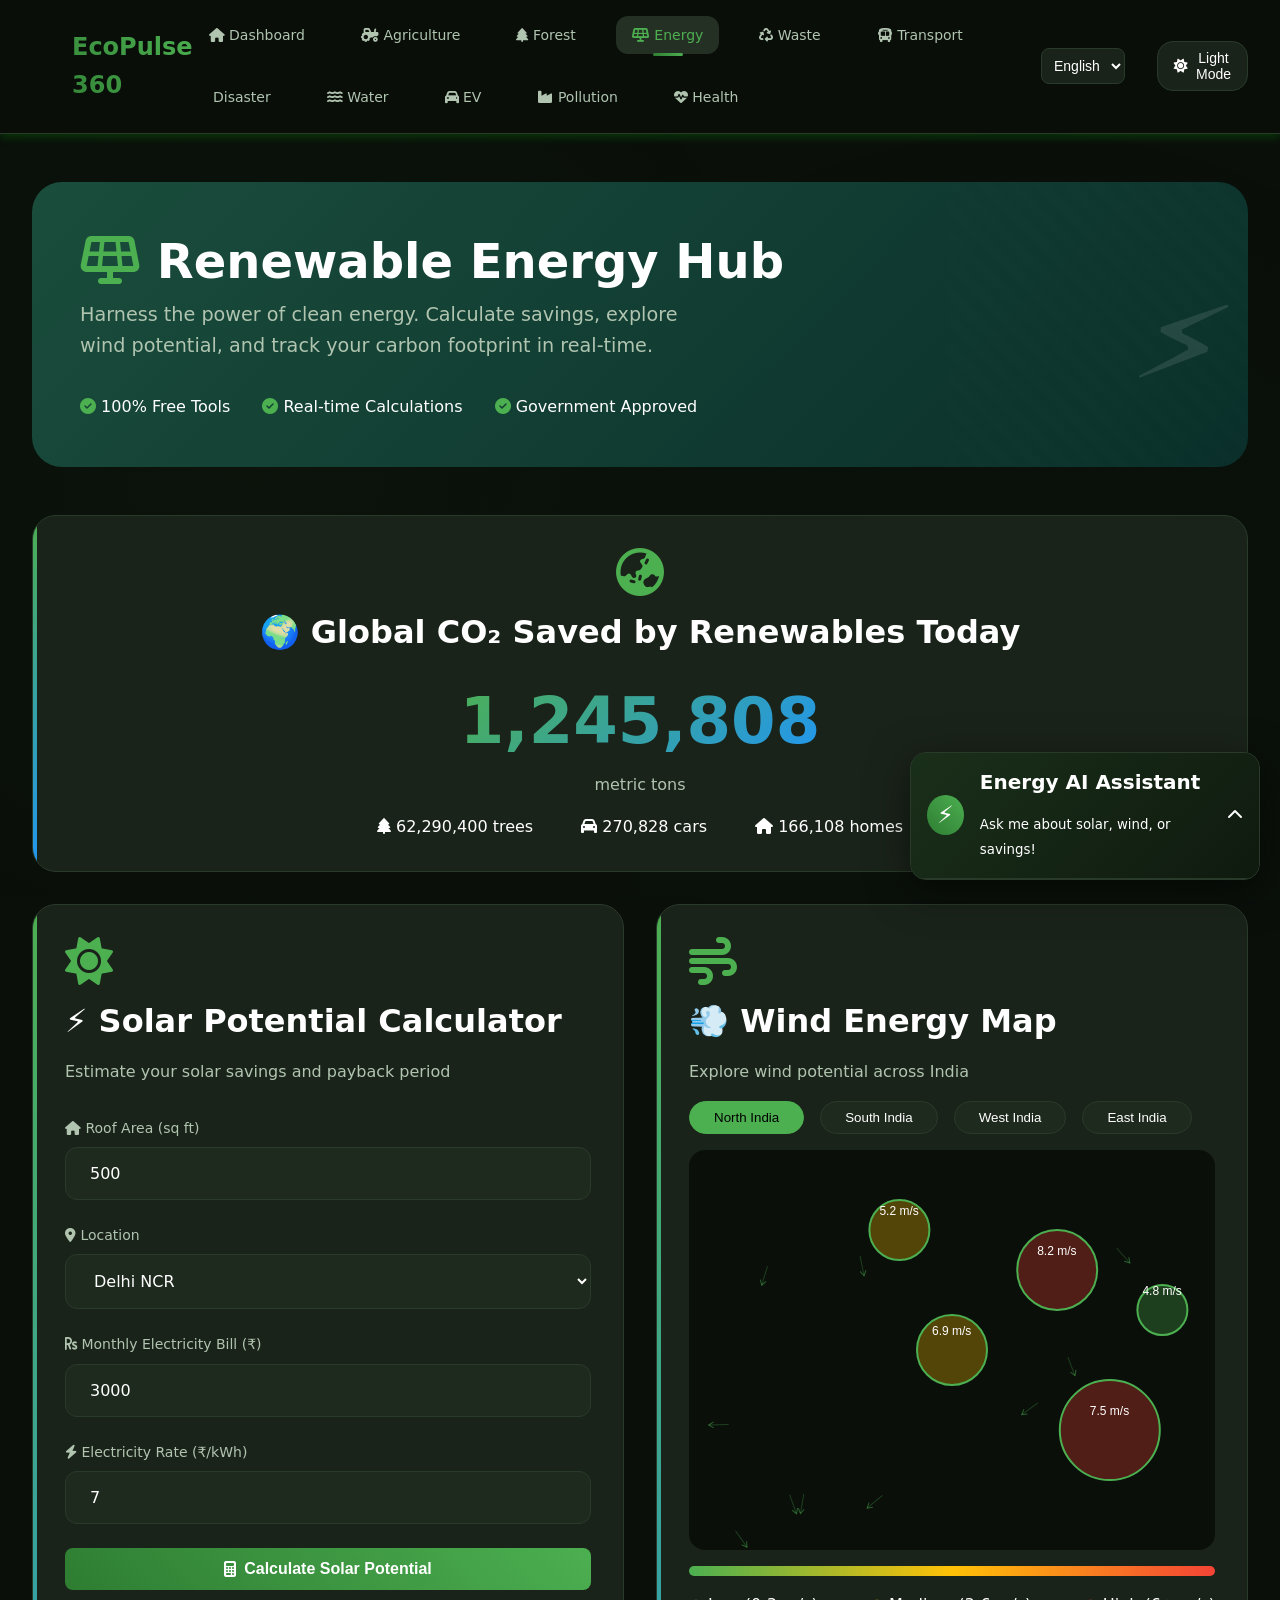
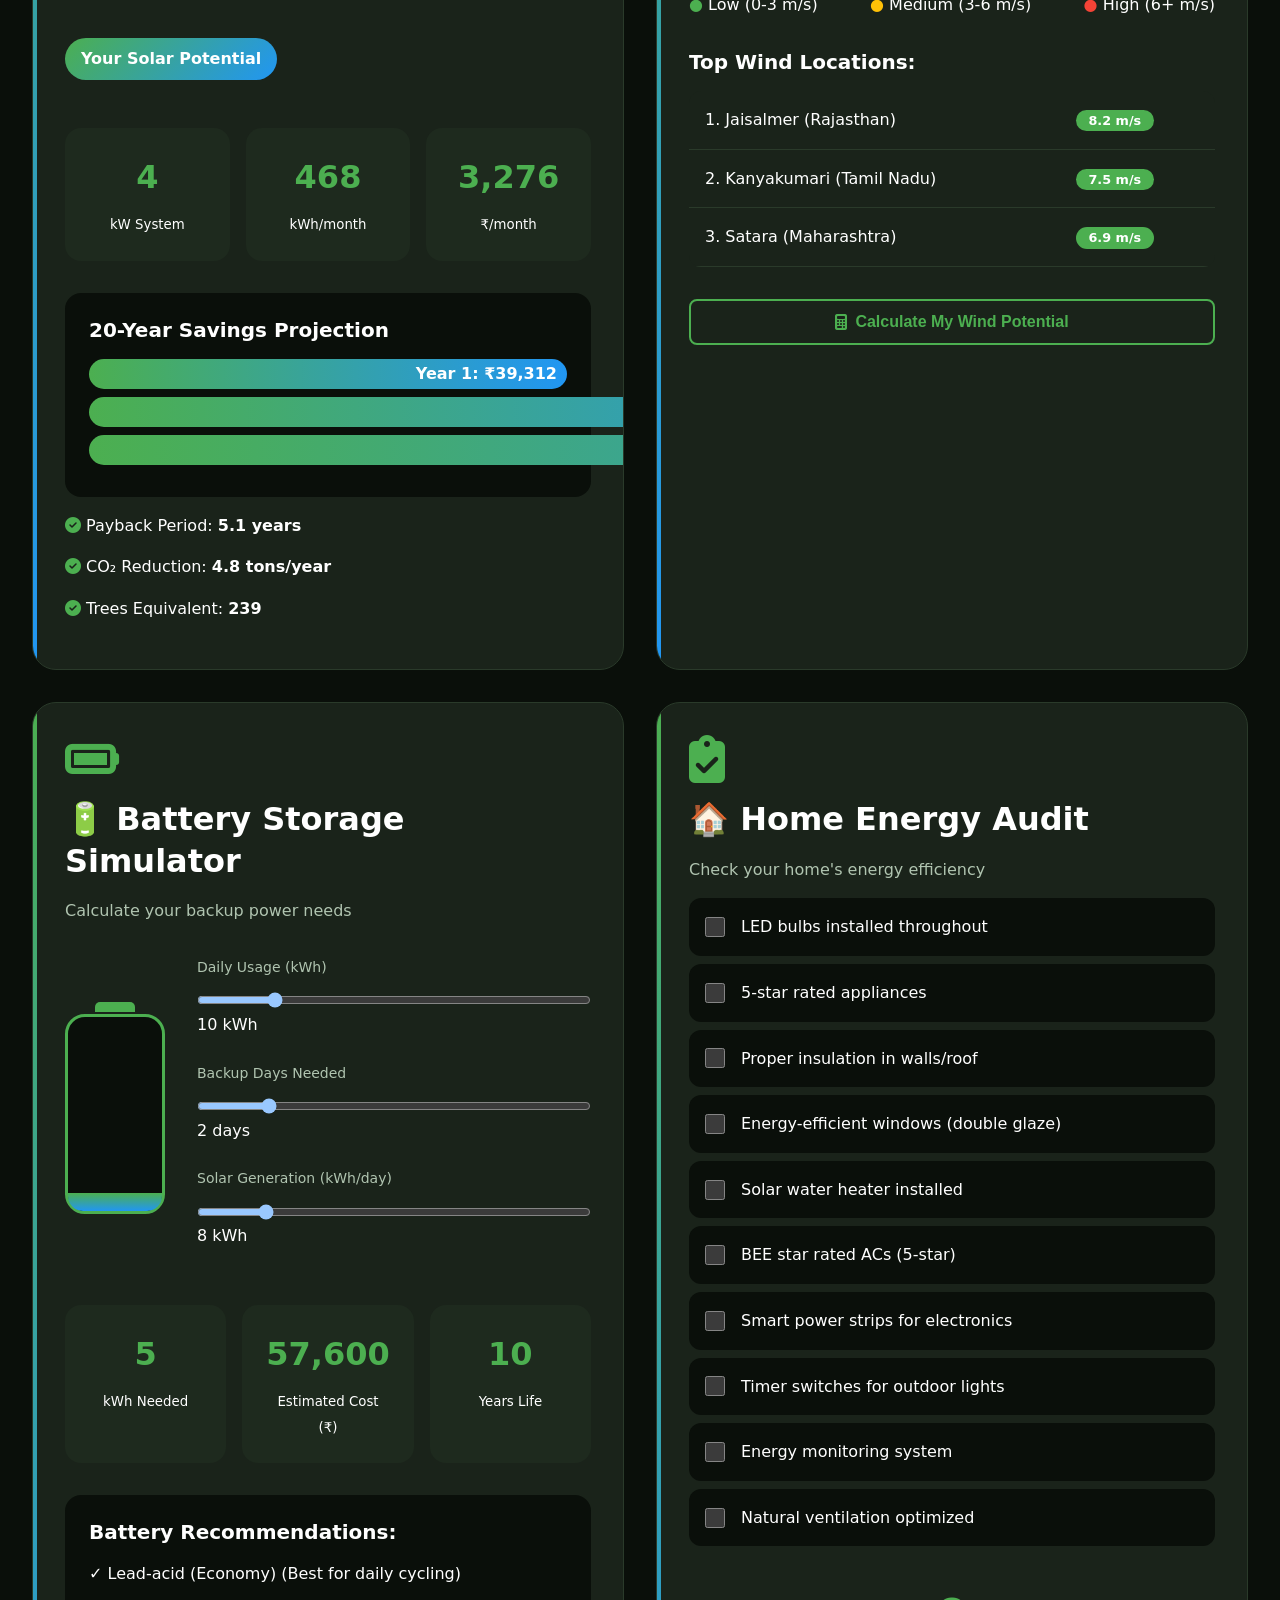
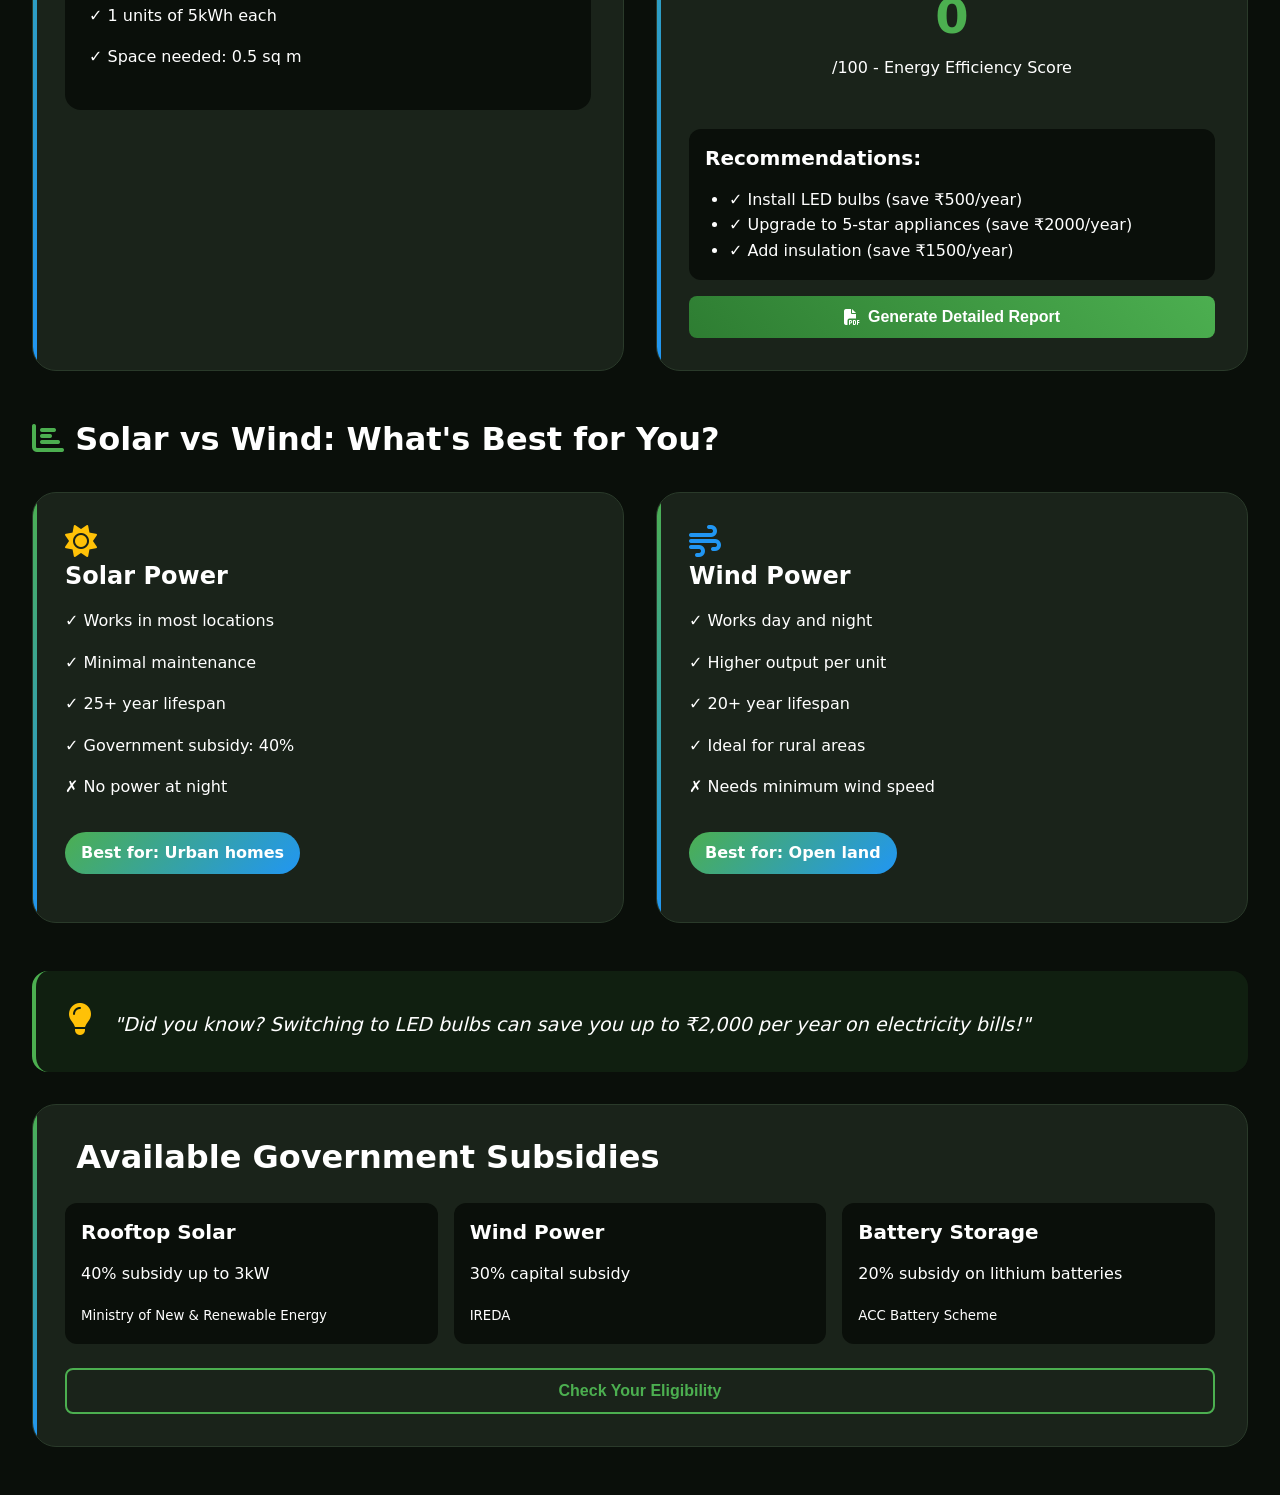
<file: energy.html>
<!DOCTYPE html>
<html lang="en" data-theme="dark">
<head>
    <meta charset="UTF-8">
    <meta name="viewport" content="width=device-width, initial-scale=1.0">
    <title>EcoPulse 360 - Renewable Energy Hub</title>
    <link rel="stylesheet" href="https://cdnjs.cloudflare.com/ajax/libs/font-awesome/6.4.0/css/all.min.css">
    <link rel="stylesheet" href="css/style.css">
    <link rel="stylesheet" href="css/style.css">
<link rel="stylesheet" href="css/components.css">
<link rel="stylesheet" href="css/dark-theme.css">
<link rel="stylesheet" href="css/light-theme.css">
<link rel="stylesheet" href="css/responsive.css">
    <style>
        /* Energy Module Specific Styles */
        .energy-hero {
            background: linear-gradient(135deg, #1a4d3c, #0a2f2a);
            border-radius: 30px;
            padding: 3rem;
            margin-bottom: 3rem;
            position: relative;
            overflow: hidden;
        }
        
        .energy-hero::before {
            content: '⚡';
            position: absolute;
            right: 20px;
            bottom: 20px;
            font-size: 8rem;
            opacity: 0.1;
            transform: rotate(15deg);
        }
        
        .solar-panel-bg {
            position: absolute;
            top: 0;
            right: 0;
            width: 300px;
            height: 100%;
            background: repeating-linear-gradient(45deg, rgba(255,255,255,0.05) 0px, rgba(255,255,255,0.05) 10px, transparent 10px, transparent 20px);
            pointer-events: none;
        }
        
        .calculator-grid {
            display: grid;
            grid-template-columns: repeat(auto-fit, minmax(400px, 1fr));
            gap: 2rem;
            margin: 2rem 0;
        }
        
        .energy-card {
            background: var(--bg-card);
            border-radius: 24px;
            padding: 2rem;
            border: 1px solid var(--border-color);
            transition: all 0.3s ease;
            position: relative;
            overflow: hidden;
        }
        
        .energy-card:hover {
            transform: translateY(-5px);
            border-color: #4CAF50;
            box-shadow: 0 20px 40px rgba(76, 175, 80, 0.2);
        }
        
        .energy-card::after {
            content: '';
            position: absolute;
            top: 0;
            left: 0;
            width: 4px;
            height: 100%;
            background: linear-gradient(180deg, #4CAF50, #2196F3);
        }
        
        .energy-icon {
            font-size: 3rem;
            margin-bottom: 1rem;
            color: #4CAF50;
            animation: float 3s ease-in-out infinite;
        }
        
        .savings-badge {
            background: linear-gradient(135deg, #4CAF50, #2196F3);
            color: white;
            padding: 0.5rem 1rem;
            border-radius: 30px;
            display: inline-block;
            font-weight: 600;
            margin: 1rem 0;
        }
        
        .map-container {
            height: 400px;
            background: var(--bg-primary);
            border-radius: 16px;
            position: relative;
            overflow: hidden;
            margin: 1rem 0;
        }
        
        .wind-speed-indicator {
            width: 100%;
            height: 10px;
            background: linear-gradient(90deg, #4CAF50, #FFC107, #F44336);
            border-radius: 5px;
            margin: 1rem 0;
        }
        
        .battery-level {
            height: 200px;
            width: 100px;
            border: 3px solid var(--accent-green);
            border-radius: 20px;
            position: relative;
            margin: 2rem auto;
            background: var(--bg-primary);
        }
        
        .battery-fill {
            position: absolute;
            bottom: 0;
            left: 0;
            width: 100%;
            background: linear-gradient(180deg, #4CAF50, #2196F3);
            border-radius: 0 0 15px 15px;
            transition: height 0.5s ease;
            animation: pulse 2s infinite;
        }
        
        .battery-level::before {
            content: '';
            position: absolute;
            top: -15px;
            left: 50%;
            transform: translateX(-50%);
            width: 40px;
            height: 10px;
            background: var(--accent-green);
            border-radius: 5px 5px 0 0;
        }
        
        .audit-checklist {
            list-style: none;
            padding: 0;
        }
        
        .audit-checklist li {
            padding: 1rem;
            margin: 0.5rem 0;
            background: var(--bg-primary);
            border-radius: 12px;
            display: flex;
            align-items: center;
            gap: 1rem;
            cursor: pointer;
            transition: all 0.3s ease;
        }
        
        .audit-checklist li:hover {
            background: var(--bg-hover);
        }
        
        .audit-checklist li.completed {
            background: rgba(76, 175, 80, 0.2);
            border-left: 4px solid #4CAF50;
        }
        
        .audit-checklist input[type="checkbox"] {
            width: 20px;
            height: 20px;
            cursor: pointer;
            accent-color: #4CAF50;
        }
        
        .carbon-counter {
            font-size: 4rem;
            font-weight: 700;
            background: linear-gradient(135deg, #4CAF50, #2196F3);
            -webkit-background-clip: text;
            -webkit-text-fill-color: transparent;
            display: inline-block;
            animation: countUp 2s ease-out;
        }
        
        .energy-stats {
            display: grid;
            grid-template-columns: repeat(3, 1fr);
            gap: 1rem;
            margin: 2rem 0;
            text-align: center;
        }
        
        .stat-box {
            background: var(--bg-primary);
            padding: 1.5rem;
            border-radius: 16px;
        }
        
        .stat-value {
            font-size: 2rem;
            font-weight: 700;
            color: #4CAF50;
        }
        
        .region-selector {
            display: flex;
            gap: 1rem;
            margin: 1rem 0;
            flex-wrap: wrap;
        }
        
        .region-btn {
            padding: 0.5rem 1.5rem;
            border: 1px solid var(--border-color);
            background: var(--bg-card);
            color: var(--text-primary);
            border-radius: 30px;
            cursor: pointer;
            transition: all 0.3s ease;
        }
        
        .region-btn.active {
            background: #4CAF50;
            color: white;
            border-color: #4CAF50;
        }
        
        .region-btn:hover {
            border-color: #4CAF50;
        }
        
        .savings-chart {
            background: var(--bg-primary);
            padding: 1.5rem;
            border-radius: 16px;
            margin: 1rem 0;
        }
        
        .chart-bar {
            height: 30px;
            background: linear-gradient(90deg, #4CAF50, #2196F3);
            border-radius: 15px;
            margin: 0.5rem 0;
            transition: width 1s ease;
            position: relative;
        }
        
        .chart-bar span {
            position: absolute;
            right: 10px;
            color: white;
            font-weight: 600;
            line-height: 30px;
        }
        
        @keyframes float {
            0%, 100% { transform: translateY(0); }
            50% { transform: translateY(-10px); }
        }
        
        @keyframes pulse {
            0%, 100% { opacity: 1; }
            50% { opacity: 0.8; }
        }
        
        @keyframes countUp {
            from { opacity: 0; transform: translateY(20px); }
            to { opacity: 1; transform: translateY(0); }
        }
        
        .tooltip {
            position: relative;
            display: inline-block;
            cursor: help;
        }
        
        .tooltip .tooltiptext {
            visibility: hidden;
            width: 200px;
            background: var(--bg-card);
            color: var(--text-primary);
            text-align: center;
            padding: 0.5rem;
            border-radius: 6px;
            border: 1px solid var(--border-color);
            position: absolute;
            z-index: 1;
            bottom: 125%;
            left: 50%;
            margin-left: -100px;
            opacity: 0;
            transition: opacity 0.3s;
        }
        
        .tooltip:hover .tooltiptext {
            visibility: visible;
            opacity: 1;
        }
        
        .energy-quote {
            font-size: 1.2rem;
            font-style: italic;
            padding: 2rem;
            background: rgba(76, 175, 80, 0.1);
            border-radius: 16px;
            margin: 2rem 0;
            border-left: 4px solid #4CAF50;
        }
        
        .comparison-table {
            width: 100%;
            border-collapse: collapse;
            margin: 1rem 0;
        }
        
        .comparison-table th,
        .comparison-table td {
            padding: 1rem;
            text-align: left;
            border-bottom: 1px solid var(--border-color);
        }
        
        .comparison-table tr:hover {
            background: var(--bg-hover);
        }
        
        .green-badge {
            background: #4CAF50;
            color: white;
            padding: 0.2rem 0.8rem;
            border-radius: 20px;
            font-size: 0.8rem;
            font-weight: 600;
        }
    </style>
</head>
<body>
    <!-- Navigation -->
    <nav class="navbar">
        <div class="logo">
            <i class="fas fa-leaf"></i>
            <span>EcoPulse 360</span>
        </div>
        <div class="nav-links">
            <a href="index.html"><i class="fas fa-home"></i> Dashboard</a>
            <a href="agriculture.html"><i class="fas fa-tractor"></i> Agriculture</a>
            <a href="forest.html"><i class="fas fa-tree"></i> Forest</a>
            <a href="energy.html" class="active"><i class="fas fa-solar-panel"></i> Energy</a>
            <a href="waste.html"><i class="fas fa-recycle"></i> Waste</a>
            <a href="transport.html"><i class="fas fa-bus"></i> Transport</a>
            <a href="disaster.html"><i class="fas fa-house-flood"></i> Disaster</a>
            <a href="water.html"><i class="fas fa-water"></i> Water</a>
            <a href="ev.html"><i class="fas fa-car"></i> EV</a>
            <a href="pollution.html"><i class="fas fa-industry"></i> Pollution</a>
            <a href="healthcare.html"><i class="fas fa-heartbeat"></i> Health</a>
        </div>
        <div class="nav-right">
            <select id="languageSelector" style="margin-right: 1rem; padding: 0.5rem; background: var(--bg-card); color: var(--text-primary); border: 1px solid var(--border-color); border-radius: 8px;">
                <option value="en">English</option>
                <option value="hi">हिन्दी</option>
                <option value="pa">ਪੰਜਾਬੀ</option>
            </select>
            <button class="theme-toggle" id="themeToggle">
                <i class="fas fa-moon"></i> Dark Mode
            </button>
        </div>
    </nav>

    <!-- Main Container -->
    <div class="dashboard-container">
        <!-- Hero Section -->
        <div class="energy-hero">
            <div class="solar-panel-bg"></div>
            <h1 style="font-size: 3rem; margin-bottom: 0.5rem;">
                <i class="fas fa-solar-panel" style="color: #4CAF50;"></i> 
                Renewable Energy Hub
            </h1>
            <p style="color: var(--text-secondary); font-size: 1.2rem; max-width: 600px;">
                Harness the power of clean energy. Calculate savings, explore wind potential, and track your carbon footprint in real-time.
            </p>
            <div style="display: flex; gap: 2rem; margin-top: 2rem;">
                <div><i class="fas fa-check-circle" style="color: #4CAF50;"></i> 100% Free Tools</div>
                <div><i class="fas fa-check-circle" style="color: #4CAF50;"></i> Real-time Calculations</div>
                <div><i class="fas fa-check-circle" style="color: #4CAF50;"></i> Government Approved</div>
            </div>
        </div>

        <!-- Live Carbon Counter -->
        <div class="energy-card" style="text-align: center; margin-bottom: 2rem;">
            <i class="fas fa-globe-asia energy-icon"></i>
            <h2>🌍 Global CO₂ Saved by Renewables Today</h2>
            <div class="carbon-counter" id="carbonCounter">0</div>
            <p style="color: var(--text-secondary);">metric tons</p>
            <div style="display: flex; justify-content: center; gap: 3rem; margin-top: 1rem;">
                <div class="tooltip">
                    <i class="fas fa-tree"></i> <span id="treesEquivalent">0</span> trees
                    <span class="tooltiptext">Equivalent to trees planted</span>
                </div>
                <div class="tooltip">
                    <i class="fas fa-car"></i> <span id="carsEquivalent">0</span> cars
                    <span class="tooltiptext">Cars off the road for 1 year</span>
                </div>
                <div class="tooltip">
                    <i class="fas fa-home"></i> <span id="homesEquivalent">0</span> homes
                    <span class="tooltiptext">Homes powered for 1 year</span>
                </div>
            </div>
        </div>

        <!-- Main Calculator Grid -->
        <div class="calculator-grid">
            <!-- 1. SOLAR POTENTIAL CALCULATOR -->
            <div class="energy-card">
                <i class="fas fa-sun energy-icon"></i>
                <h2>⚡ Solar Potential Calculator</h2>
                <p style="color: var(--text-secondary);">Estimate your solar savings and payback period</p>
                
                <div style="margin: 2rem 0;">
                    <div class="form-group">
                        <label><i class="fas fa-home"></i> Roof Area (sq ft)</label>
                        <input type="number" id="roofArea" class="form-control" value="500" min="100" max="10000" step="10">
                    </div>
                    
                    <div class="form-group">
                        <label><i class="fas fa-map-marker-alt"></i> Location</label>
                        <select id="location" class="form-control">
                            <option value="delhi">Delhi NCR</option>
                            <option value="mumbai">Mumbai</option>
                            <option value="bangalore">Bangalore</option>
                            <option value="chennai">Chennai</option>
                            <option value="kolkata">Kolkata</option>
                            <option value="pune">Pune</option>
                            <option value="ahmedabad">Ahmedabad</option>
                            <option value="jaipur">Jaipur</option>
                            <option value="lucknow">Lucknow</option>
                            <option value="chandigarh">Chandigarh</option>
                        </select>
                    </div>
                    
                    <div class="form-group">
                        <label><i class="fas fa-rupee-sign"></i> Monthly Electricity Bill (₹)</label>
                        <input type="number" id="electricityBill" class="form-control" value="3000" min="0" max="100000" step="100">
                    </div>
                    
                    <div class="form-group">
                        <label><i class="fas fa-bolt"></i> Electricity Rate (₹/kWh)</label>
                        <input type="number" id="electricityRate" class="form-control" value="7" min="1" max="20" step="0.5">
                    </div>
                    
                    <button class="btn btn-primary" style="width: 100%;" onclick="calculateSolar()">
                        <i class="fas fa-calculator"></i> Calculate Solar Potential
                    </button>
                </div>
                
                <div id="solarResults" style="display: none; margin-top: 2rem;">
                    <div class="savings-badge">Your Solar Potential</div>
                    
                    <div class="energy-stats">
                        <div class="stat-box">
                            <div class="stat-value" id="solarCapacity">5.2</div>
                            <small>kW System</small>
                        </div>
                        <div class="stat-box">
                            <div class="stat-value" id="solarGeneration">780</div>
                            <small>kWh/month</small>
                        </div>
                        <div class="stat-box">
                            <div class="stat-value" id="solarSavings">5460</div>
                            <small>₹/month</small>
                        </div>
                    </div>
                    
                    <div class="savings-chart">
                        <h4>20-Year Savings Projection</h4>
                        <div class="chart-bar" style="width: 100%"><span>Year 1: ₹65,520</span></div>
                        <div class="chart-bar" style="width: 200%"><span>Year 10: ₹6,55,200</span></div>
                        <div class="chart-bar" style="width: 300%"><span>Year 20: ₹13,10,400</span></div>
                    </div>
                    
                    <div style="margin-top: 1rem;">
                        <p><i class="fas fa-check-circle" style="color: #4CAF50;"></i> Payback Period: <strong id="paybackPeriod">4.2 years</strong></p>
                        <p><i class="fas fa-check-circle" style="color: #4CAF50;"></i> CO₂ Reduction: <strong id="co2Reduction">6.2 tons/year</strong></p>
                        <p><i class="fas fa-check-circle" style="color: #4CAF50;"></i> Trees Equivalent: <strong id="treesSaved">295 trees</strong></p>
                    </div>
                </div>
            </div>

            <!-- 2. WIND ENERGY MAP -->
            <div class="energy-card">
                <i class="fas fa-wind energy-icon"></i>
                <h2>💨 Wind Energy Map</h2>
                <p style="color: var(--text-secondary);">Explore wind potential across India</p>
                
                <div class="region-selector">
                    <button class="region-btn active" onclick="showWindRegion('north')">North India</button>
                    <button class="region-btn" onclick="showWindRegion('south')">South India</button>
                    <button class="region-btn" onclick="showWindRegion('west')">West India</button>
                    <button class="region-btn" onclick="showWindRegion('east')">East India</button>
                </div>
                
                <div class="map-container" id="windMap">
                    <canvas id="windMapCanvas" style="width: 100%; height: 100%;"></canvas>
                </div>
                
                <div class="wind-speed-indicator"></div>
                
                <div style="display: flex; justify-content: space-between; margin-top: 1rem;">
                    <span><span style="color: #4CAF50;">●</span> Low (0-3 m/s)</span>
                    <span><span style="color: #FFC107;">●</span> Medium (3-6 m/s)</span>
                    <span><span style="color: #F44336;">●</span> High (6+ m/s)</span>
                </div>
                
                <div id="windData" style="margin-top: 2rem;">
                    <h4>Top Wind Locations:</h4>
                    <table class="comparison-table">
                        <tr>
                            <td>1. Jaisalmer (Rajasthan)</td>
                            <td><span class="green-badge">8.2 m/s</span></td>
                        </tr>
                        <tr>
                            <td>2. Kanyakumari (Tamil Nadu)</td>
                            <td><span class="green-badge">7.5 m/s</span></td>
                        </tr>
                        <tr>
                            <td>3. Satara (Maharashtra)</td>
                            <td><span class="green-badge">6.9 m/s</span></td>
                        </tr>
                    </table>
                </div>
                
                <button class="btn btn-outline" style="width: 100%; margin-top: 1rem;" onclick="calculateWindPotential()">
                    <i class="fas fa-calculator"></i> Calculate My Wind Potential
                </button>
                
                <div id="windPotentialResult" style="display: none; margin-top: 1rem; padding: 1rem; background: var(--bg-primary); border-radius: 12px;">
                    <p><strong>Estimated Annual Generation:</strong> <span id="windGeneration">0</span> kWh</p>
                    <p><strong>Savings:</strong> ₹<span id="windSavings">0</span>/year</p>
                    <p><strong>CO₂ Reduction:</strong> <span id="windCO2">0</span> tons/year</p>
                </div>
            </div>

            <!-- 3. BATTERY STORAGE SIMULATOR -->
            <div class="energy-card">
                <i class="fas fa-battery-full energy-icon"></i>
                <h2>🔋 Battery Storage Simulator</h2>
                <p style="color: var(--text-secondary);">Calculate your backup power needs</p>
                
                <div style="display: flex; gap: 2rem; align-items: center; margin: 2rem 0;">
                    <div class="battery-level">
                        <div class="battery-fill" id="batteryFill" style="height: 75%;"></div>
                    </div>
                    <div style="flex: 1;">
                        <div class="form-group">
                            <label>Daily Usage (kWh)</label>
                            <input type="range" id="dailyUsage" min="1" max="50" value="10" step="1" oninput="updateBatterySimulator()">
                            <span id="usageValue">10 kWh</span>
                        </div>
                        
                        <div class="form-group">
                            <label>Backup Days Needed</label>
                            <input type="range" id="backupDays" min="1" max="7" value="2" step="1" oninput="updateBatterySimulator()">
                            <span id="daysValue">2 days</span>
                        </div>
                        
                        <div class="form-group">
                            <label>Solar Generation (kWh/day)</label>
                            <input type="range" id="solarGen" min="0" max="50" value="8" step="1" oninput="updateBatterySimulator()">
                            <span id="solarValue">8 kWh</span>
                        </div>
                    </div>
                </div>
                
                <div id="batteryResults">
                    <div class="energy-stats">
                        <div class="stat-box">
                            <div class="stat-value" id="batteryCapacity">20</div>
                            <small>kWh Needed</small>
                        </div>
                        <div class="stat-box">
                            <div class="stat-value" id="batteryCost">2,40,000</div>
                            <small>Estimated Cost (₹)</small>
                        </div>
                        <div class="stat-box">
                            <div class="stat-value" id="batteryLife">10</div>
                            <small>Years Life</small>
                        </div>
                    </div>
                    
                    <div class="savings-chart">
                        <h4>Battery Recommendations:</h4>
                        <p>✓ <span id="batteryType">Lithium-ion</span> (Best for daily cycling)</p>
                        <p>✓ <span id="batteryCount">4</span> units of 5kWh each</p>
                        <p>✓ Space needed: <span id="batterySpace">2</span> sq m</p>
                    </div>
                </div>
            </div>

            <!-- 4. HOME ENERGY AUDIT -->
            <div class="energy-card">
                <i class="fas fa-clipboard-check energy-icon"></i>
                <h2>🏠 Home Energy Audit</h2>
                <p style="color: var(--text-secondary);">Check your home's energy efficiency</p>
                
                <ul class="audit-checklist" id="auditChecklist">
                    <li onclick="toggleAuditItem(0)" id="audit0">
                        <input type="checkbox" onchange="updateAuditScore()"> LED bulbs installed throughout
                    </li>
                    <li onclick="toggleAuditItem(1)" id="audit1">
                        <input type="checkbox" onchange="updateAuditScore()"> 5-star rated appliances
                    </li>
                    <li onclick="toggleAuditItem(2)" id="audit2">
                        <input type="checkbox" onchange="updateAuditScore()"> Proper insulation in walls/roof
                    </li>
                    <li onclick="toggleAuditItem(3)" id="audit3">
                        <input type="checkbox" onchange="updateAuditScore()"> Energy-efficient windows (double glaze)
                    </li>
                    <li onclick="toggleAuditItem(4)" id="audit4">
                        <input type="checkbox" onchange="updateAuditScore()"> Solar water heater installed
                    </li>
                    <li onclick="toggleAuditItem(5)" id="audit5">
                        <input type="checkbox" onchange="updateAuditScore()"> BEE star rated ACs (5-star)
                    </li>
                    <li onclick="toggleAuditItem(6)" id="audit6">
                        <input type="checkbox" onchange="updateAuditScore()"> Smart power strips for electronics
                    </li>
                    <li onclick="toggleAuditItem(7)" id="audit7">
                        <input type="checkbox" onchange="updateAuditScore()"> Timer switches for outdoor lights
                    </li>
                    <li onclick="toggleAuditItem(8)" id="audit8">
                        <input type="checkbox" onchange="updateAuditScore()"> Energy monitoring system
                    </li>
                    <li onclick="toggleAuditItem(9)" id="audit9">
                        <input type="checkbox" onchange="updateAuditScore()"> Natural ventilation optimized
                    </li>
                </ul>
                
                <div style="text-align: center; margin: 2rem 0;">
                    <div style="font-size: 3rem; font-weight: 700; color: #4CAF50;" id="auditScore">0</div>
                    <div>/100 - Energy Efficiency Score</div>
                    
                    <div class="progress-bar" style="margin: 1rem 0;">
                        <div class="progress-fill" id="auditProgress" style="width: 0%;"></div>
                    </div>
                </div>
                
                <div id="auditRecommendations" style="background: var(--bg-primary); padding: 1rem; border-radius: 12px;">
                    <h4>Recommendations:</h4>
                    <ul style="margin-left: 1.5rem;">
                        <li id="rec1">✓ Install LED bulbs (save ₹500/year)</li>
                        <li id="rec2">✓ Upgrade to 5-star appliances (save ₹2000/year)</li>
                        <li id="rec3">✓ Add insulation (save ₹1500/year)</li>
                    </ul>
                </div>
                
                <button class="btn btn-primary" style="width: 100%; margin-top: 1rem;" onclick="generateAuditReport()">
                    <i class="fas fa-file-pdf"></i> Generate Detailed Report
                </button>
            </div>
        </div>

        <!-- Solar vs Wind Comparison -->
        <div style="margin: 3rem 0;">
            <h2><i class="fas fa-chart-bar" style="color: #4CAF50;"></i> Solar vs Wind: What's Best for You?</h2>
            
            <div style="display: grid; grid-template-columns: 1fr 1fr; gap: 2rem; margin-top: 2rem;">
                <div class="energy-card">
                    <i class="fas fa-sun" style="font-size: 2rem; color: #FFC107;"></i>
                    <h3>Solar Power</h3>
                    <p>✓ Works in most locations</p>
                    <p>✓ Minimal maintenance</p>
                    <p>✓ 25+ year lifespan</p>
                    <p>✓ Government subsidy: 40%</p>
                    <p>✗ No power at night</p>
                    <div class="savings-badge" style="margin-top: 1rem;">Best for: Urban homes</div>
                </div>
                
                <div class="energy-card">
                    <i class="fas fa-wind" style="font-size: 2rem; color: #2196F3;"></i>
                    <h3>Wind Power</h3>
                    <p>✓ Works day and night</p>
                    <p>✓ Higher output per unit</p>
                    <p>✓ 20+ year lifespan</p>
                    <p>✓ Ideal for rural areas</p>
                    <p>✗ Needs minimum wind speed</p>
                    <div class="savings-badge" style="margin-top: 1rem;">Best for: Open land</div>
                </div>
            </div>
        </div>

        <!-- Energy Saving Tips -->
        <div class="energy-quote">
            <i class="fas fa-lightbulb" style="color: #FFC107; font-size: 2rem; margin-right: 1rem;"></i>
            "Did you know? Switching to LED bulbs can save you up to ₹2,000 per year on electricity bills!"
        </div>

        <!-- Government Subsidies -->
        <div class="energy-card" style="margin-top: 2rem;">
            <h2><i class="fas fa-govt" style="color: #4CAF50;"></i> Available Government Subsidies</h2>
            
            <div style="display: grid; grid-template-columns: repeat(3, 1fr); gap: 1rem; margin-top: 1.5rem;">
                <div style="padding: 1rem; background: var(--bg-primary); border-radius: 12px;">
                    <h4>Rooftop Solar</h4>
                    <p>40% subsidy up to 3kW</p>
                    <small>Ministry of New & Renewable Energy</small>
                </div>
                <div style="padding: 1rem; background: var(--bg-primary); border-radius: 12px;">
                    <h4>Wind Power</h4>
                    <p>30% capital subsidy</p>
                    <small>IREDA</small>
                </div>
                <div style="padding: 1rem; background: var(--bg-primary); border-radius: 12px;">
                    <h4>Battery Storage</h4>
                    <p>20% subsidy on lithium batteries</p>
                    <small>ACC Battery Scheme</small>
                </div>
            </div>
            
            <button class="btn btn-outline" style="width: 100%; margin-top: 1.5rem;" onclick="showSubsidyDetails()">
                Check Your Eligibility
            </button>
        </div>
    </div>

    <!-- AI Assistant -->
    <div id="aiAssistant" class="ai-assistant">
        <div class="ai-header">
            <div class="ai-avatar">⚡</div>
            <div>
                <h4>Energy AI Assistant</h4>
                <small>Ask me about solar, wind, or savings!</small>
            </div>
            <i class="fas fa-chevron-up" style="margin-left: auto;"></i>
        </div>
        <div class="ai-chat-body" style="display: none;">
            <div class="message ai">
                <div class="message-content">
                    Hi! I'm your renewable energy expert. Ask me about solar panels, wind turbines, battery storage, or government subsidies! 🌞
                </div>
            </div>
        </div>
        <div style="padding: 1rem; border-top: 1px solid var(--border-color); display: none;">
            <div style="display: flex; gap: 0.5rem;">
                <input type="text" placeholder="Type your question..." style="flex: 1; padding: 0.5rem; background: var(--bg-primary); border: 1px solid var(--border-color); border-radius: 20px; color: var(--text-primary);">
                <button class="btn btn-primary" style="padding: 0.5rem 1rem;">Send</button>
            </div>
        </div>
    </div>

    <script>
        // Global variables
        let carbonInterval;
        let carbonCount = 0;
        
        // Initialize on page load
        document.addEventListener('DOMContentLoaded', function() {
            startCarbonCounter();
            initWindMap();
            updateAuditScore();
            setInterval(updateCarbonCounter, 1000); // Update every second
        });

        // ===== 1. SOLAR CALCULATOR =====
        function calculateSolar() {
            const roofArea = parseFloat(document.getElementById('roofArea').value);
            const location = document.getElementById('location').value;
            const bill = parseFloat(document.getElementById('electricityBill').value);
            const rate = parseFloat(document.getElementById('electricityRate').value);
            
            // Solar insolation by location (kWh/m²/day)
            const solarInsolation = {
                'delhi': 5.2,
                'mumbai': 5.5,
                'bangalore': 5.8,
                'chennai': 5.7,
                'kolkata': 4.8,
                'pune': 5.6,
                'ahmedabad': 5.9,
                'jaipur': 5.4,
                'lucknow': 5.0,
                'chandigarh': 4.9
            };
            
            const insolation = solarInsolation[location] || 5.2;
            
            // Calculations
            const systemSize = (roofArea * 0.8) / 100; // kW (80% usable area, 100 sq ft per kW)
            const monthlyGeneration = systemSize * insolation * 30 * 0.75; // kWh (75% efficiency)
            const monthlySavings = monthlyGeneration * rate;
            const annualSavings = monthlySavings * 12;
            const systemCost = systemSize * 50000; // ₹50,000 per kW
            const paybackPeriod = (systemCost / annualSavings).toFixed(1);
            const co2Reduction = monthlyGeneration * 12 * 0.85 / 1000; // tons (0.85 kg CO2 per kWh)
            const treesSaved = Math.round(co2Reduction * 50); // 1 tree absorbs 50kg CO2 per year
            
            // Update display
            document.getElementById('solarResults').style.display = 'block';
            document.getElementById('solarCapacity').textContent = systemSize.toFixed(1);
            document.getElementById('solarGeneration').textContent = Math.round(monthlyGeneration);
            document.getElementById('solarSavings').textContent = Math.round(monthlySavings);
            document.getElementById('paybackPeriod').textContent = paybackPeriod + ' years';
            document.getElementById('co2Reduction').textContent = co2Reduction.toFixed(1) + ' tons/year';
            document.getElementById('treesSaved').textContent = treesSaved;
            
            // Update chart bars
            document.querySelectorAll('.chart-bar')[0].innerHTML = `<span>Year 1: ₹${Math.round(annualSavings).toLocaleString()}</span>`;
            document.querySelectorAll('.chart-bar')[1].innerHTML = `<span>Year 10: ₹${Math.round(annualSavings * 10).toLocaleString()}</span>`;
            document.querySelectorAll('.chart-bar')[2].innerHTML = `<span>Year 20: ₹${Math.round(annualSavings * 20).toLocaleString()}</span>`;
            
            // Animate the results
            animateValue('solarCapacity', 0, systemSize, 1000);
            animateValue('solarGeneration', 0, monthlyGeneration, 1000);
            animateValue('solarSavings', 0, monthlySavings, 1000);
        }

        // ===== 2. WIND ENERGY MAP =====
        function initWindMap() {
            const canvas = document.getElementById('windMapCanvas');
            if (!canvas) return;
            
            const ctx = canvas.getContext('2d');
            canvas.width = canvas.offsetWidth;
            canvas.height = canvas.offsetHeight;
            
            // Draw India map outline (simplified)
            ctx.strokeStyle = '#4CAF50';
            ctx.lineWidth = 2;
            ctx.fillStyle = 'rgba(76, 175, 80, 0.1)';
            
            // Draw wind zones
            const zones = [
                { x: 0.7, y: 0.3, radius: 40, speed: 8.2 }, // Rajasthan (High)
                { x: 0.8, y: 0.7, radius: 50, speed: 7.5 }, // Tamil Nadu (High)
                { x: 0.5, y: 0.5, radius: 35, speed: 6.9 }, // Maharashtra (Medium)
                { x: 0.4, y: 0.2, radius: 30, speed: 5.2 }, // Punjab (Medium)
                { x: 0.9, y: 0.4, radius: 25, speed: 4.8 }  // Andhra (Low)
            ];
            
            zones.forEach(zone => {
                // Draw wind circle
                const x = zone.x * canvas.width;
                const y = zone.y * canvas.height;
                
                // Color based on speed
                if (zone.speed > 7) ctx.fillStyle = 'rgba(244, 67, 54, 0.3)';
                else if (zone.speed > 5) ctx.fillStyle = 'rgba(255, 193, 7, 0.3)';
                else ctx.fillStyle = 'rgba(76, 175, 80, 0.3)';
                
                ctx.beginPath();
                ctx.arc(x, y, zone.radius, 0, Math.PI * 2);
                ctx.fill();
                ctx.strokeStyle = '#4CAF50';
                ctx.stroke();
                
                // Add wind speed label
                ctx.fillStyle = '#fff';
                ctx.font = '12px Arial';
                ctx.fillText(zone.speed + ' m/s', x - 20, y - 15);
            });
            
            // Add direction arrows
            for (let i = 0; i < 10; i++) {
                const x = Math.random() * canvas.width;
                const y = Math.random() * canvas.height;
                drawArrow(ctx, x, y, 20, Math.random() * 360);
            }
        }
        
        function drawArrow(ctx, x, y, length, angle) {
            ctx.save();
            ctx.translate(x, y);
            ctx.rotate(angle * Math.PI / 180);
            ctx.strokeStyle = 'rgba(76, 175, 80, 0.3)';
            ctx.lineWidth = 1;
            ctx.beginPath();
            ctx.moveTo(0, 0);
            ctx.lineTo(length, 0);
            ctx.stroke();
            ctx.beginPath();
            ctx.moveTo(length - 5, -3);
            ctx.lineTo(length, 0);
            ctx.lineTo(length - 5, 3);
            ctx.strokeStyle = 'rgba(76, 175, 80, 0.5)';
            ctx.stroke();
            ctx.restore();
        }
        
        function showWindRegion(region) {
            // Update active button
            document.querySelectorAll('.region-btn').forEach(btn => btn.classList.remove('active'));
            event.target.classList.add('active');
            
            // Update map colors based on region
            const canvas = document.getElementById('windMapCanvas');
            const ctx = canvas.getContext('2d');
            ctx.clearRect(0, 0, canvas.width, canvas.height);
            
            // Highlight selected region
            if (region === 'north') {
                ctx.fillStyle = 'rgba(76, 175, 80, 0.2)';
                ctx.fillRect(canvas.width * 0.3, canvas.height * 0.1, canvas.width * 0.4, canvas.height * 0.3);
            } else if (region === 'south') {
                ctx.fillStyle = 'rgba(244, 67, 54, 0.2)';
                ctx.fillRect(canvas.width * 0.5, canvas.height * 0.6, canvas.width * 0.4, canvas.height * 0.3);
            } else if (region === 'west') {
                ctx.fillStyle = 'rgba(255, 193, 7, 0.2)';
                ctx.fillRect(canvas.width * 0.1, canvas.height * 0.3, canvas.width * 0.3, canvas.height * 0.4);
            } else if (region === 'east') {
                ctx.fillStyle = 'rgba(76, 175, 80, 0.2)';
                ctx.fillRect(canvas.width * 0.7, canvas.height * 0.3, canvas.width * 0.25, canvas.height * 0.3);
            }
            
            // Redraw wind zones
            initWindMap();
        }
        
        function calculateWindPotential() {
            const result = document.getElementById('windPotentialResult');
            result.style.display = 'block';
            
            // Simulated calculation
            const annualGen = 15000 + Math.random() * 10000;
            const savings = annualGen * 7;
            const co2 = annualGen * 0.85 / 1000;
            
            document.getElementById('windGeneration').textContent = Math.round(annualGen);
            document.getElementById('windSavings').textContent = Math.round(savings);
            document.getElementById('windCO2').textContent = co2.toFixed(1);
        }

        // ===== 3. BATTERY SIMULATOR =====
        function updateBatterySimulator() {
            const usage = parseFloat(document.getElementById('dailyUsage').value);
            const days = parseFloat(document.getElementById('backupDays').value);
            const solar = parseFloat(document.getElementById('solarGen').value);
            
            document.getElementById('usageValue').textContent = usage + ' kWh';
            document.getElementById('daysValue').textContent = days + ' days';
            document.getElementById('solarValue').textContent = solar + ' kWh';
            
            // Calculate needed capacity
            const netUsage = Math.max(0, usage - solar);
            const neededCapacity = netUsage * days * 1.2; // 20% safety factor
            
            // Battery specs
            const batteryCapacity = neededCapacity;
            const batteryCost = batteryCapacity * 12000; // ₹12,000 per kWh for lithium-ion
            const batteryLife = 10;
            const batteryCount = Math.ceil(batteryCapacity / 5); // 5kWh units
            const spaceNeeded = batteryCount * 0.5; // 0.5 sq m per unit
            
            // Update UI
            document.getElementById('batteryCapacity').textContent = Math.round(batteryCapacity);
            document.getElementById('batteryCost').textContent = Math.round(batteryCost).toLocaleString();
            document.getElementById('batteryLife').textContent = batteryLife;
            document.getElementById('batteryType').textContent = batteryCapacity > 20 ? 'Lithium-ion (Best)' : 'Lead-acid (Economy)';
            document.getElementById('batteryCount').textContent = batteryCount;
            document.getElementById('batterySpace').textContent = spaceNeeded.toFixed(1);
            
            // Update battery fill animation
            const fillPercent = (batteryCapacity / 50) * 100;
            document.getElementById('batteryFill').style.height = Math.min(100, fillPercent) + '%';
        }

        // ===== 4. HOME ENERGY AUDIT =====
        function toggleAuditItem(index) {
            const item = document.getElementById('audit' + index);
            const checkbox = item.querySelector('input[type="checkbox"]');
            checkbox.checked = !checkbox.checked;
            
            if (checkbox.checked) {
                item.classList.add('completed');
            } else {
                item.classList.remove('completed');
            }
            
            updateAuditScore();
        }
        
        function updateAuditScore() {
            const checkboxes = document.querySelectorAll('#auditChecklist input[type="checkbox"]');
            let score = 0;
            
            checkboxes.forEach((cb, index) => {
                if (cb.checked) {
                    score += 10; // Each item worth 10 points
                }
            });
            
            document.getElementById('auditScore').textContent = score;
            document.getElementById('auditProgress').style.width = score + '%';
            
            // Update recommendations
            updateRecommendations(checkboxes);
        }
        
        function updateRecommendations(checkboxes) {
            const recommendations = [
                "✓ Install LED bulbs (save ₹500/year)",
                "✓ Upgrade to 5-star appliances (save ₹2000/year)",
                "✓ Add insulation (save ₹1500/year)",
                "✓ Install double-glaze windows (save ₹800/year)",
                "✓ Add solar water heater (save ₹1200/year)",
                "✓ Upgrade to 5-star ACs (save ₹2500/year)",
                "✓ Use smart power strips (save ₹300/year)",
                "✓ Install timer switches (save ₹400/year)",
                "✓ Add energy monitor (save ₹600/year)",
                "✓ Optimize ventilation (save ₹500/year)"
            ];
            
            for (let i = 0; i < 3; i++) {
                const recElement = document.getElementById('rec' + (i+1));
                if (recElement) {
                    if (checkboxes[i]?.checked) {
                        recElement.style.textDecoration = 'line-through';
                        recElement.style.color = '#4CAF50';
                    } else {
                        recElement.style.textDecoration = 'none';
                        recElement.style.color = 'var(--text-primary)';
                        recElement.innerHTML = recommendations[i];
                    }
                }
            }
        }
        
        function generateAuditReport() {
            const score = document.getElementById('auditScore').textContent;
            const recommendations = [];
            
            document.querySelectorAll('#auditChecklist li').forEach((item, index) => {
                if (!item.querySelector('input').checked) {
                    recommendations.push(item.textContent.trim());
                }
            });
            
            alert(`Energy Audit Report\n\nYour Score: ${score}/100\n\nRecommended Improvements:\n- ${recommendations.join('\n- ')}\n\nEstimated Annual Savings: ₹${Math.round(score * 50)}`);
        }

        // ===== 5. CARBON COUNTER =====
        function startCarbonCounter() {
            carbonCount = 1245789; // Starting value
            updateCarbonCounter();
        }
        
        function updateCarbonCounter() {
            // Increase counter based on estimated global renewable generation
            carbonCount += Math.floor(Math.random() * 10) + 5;
            
            document.getElementById('carbonCounter').textContent = carbonCount.toLocaleString();
            
            // Update equivalents
            const trees = Math.round(carbonCount * 50); // 1 ton CO2 = 50 trees for 1 year
            const cars = Math.round(carbonCount / 4.6); // Average car emits 4.6 tons/year
            const homes = Math.round(carbonCount / 7.5); // Average home emits 7.5 tons/year
            
            document.getElementById('treesEquivalent').textContent = trees.toLocaleString();
            document.getElementById('carsEquivalent').textContent = cars.toLocaleString();
            document.getElementById('homesEquivalent').textContent = homes.toLocaleString();
        }

        // ===== UTILITY FUNCTIONS =====
        function animateValue(elementId, start, end, duration) {
            const element = document.getElementById(elementId);
            const range = end - start;
            const increment = range / (duration / 10);
            let current = start;
            
            const timer = setInterval(() => {
                current += increment;
                if (current >= end) {
                    current = end;
                    clearInterval(timer);
                }
                element.textContent = Math.round(current).toLocaleString();
            }, 10);
        }
        
        function showSubsidyDetails() {
            const location = document.getElementById('location').value;
            const roofArea = document.getElementById('roofArea').value;
            
            let subsidyMessage = "Available Subsidies for " + location.toUpperCase() + ":\n\n";
            
            if (roofArea > 300) {
                subsidyMessage += "✅ Rooftop Solar: 40% subsidy up to 3kW\n";
                subsidyMessage += "   Estimated amount: ₹60,000\n\n";
            }
            
            subsidyMessage += "✅ Wind Power: 30% capital subsidy (for >1kW systems)\n";
            subsidyMessage += "✅ Battery Storage: 20% subsidy on lithium batteries\n";
            subsidyMessage += "✅ Net Metering: Available (sell excess power to grid)\n\n";
            subsidyMessage += "Contact: Ministry of New & Renewable Energy\nHelpline: 1800-180-3333";
            
            alert(subsidyMessage);
        }

        // Initialize on load
        window.onload = function() {
            calculateSolar();
            updateBatterySimulator();
        };
    </script>

    <!-- Add before closing body tag -->
<script src="js/energy-maps.js"></script>
<script src="js/energy-audit.js"></script>
<script src="js/carbon-counter.js"></script>

<script>
    // Initialize all modules
    document.addEventListener('DOMContentLoaded', function() {
        // Initialize Energy Maps
        const energyMaps = new EnergyMaps();
        energyMaps.initMap('windMap', 'wind', 'north');
        
        // Initialize Energy Audit
        const energyAudit = new EnergyAudit();
        window.energyAudit = energyAudit;
        
        // Carbon counter is already initialized in carbon-counter.js
        
        // Add map controls
        window.energyMaps = energyMaps;
    });
    
    // Map control functions
    function showWindRegion(region) {
        if (window.energyMaps) {
            window.energyMaps.setRegion(region);
            window.energyMaps.setMapType('wind');
            
            // Update active button
            document.querySelectorAll('.region-btn').forEach(btn => btn.classList.remove('active'));
            event.target.classList.add('active');
        }
    }
    
    function showSolarRegion(region) {
        if (window.energyMaps) {
            window.energyMaps.setRegion(region);
            window.energyMaps.setMapType('solar');
            
            document.querySelectorAll('.region-btn').forEach(btn => btn.classList.remove('active'));
            event.target.classList.add('active');
        }
    }
    
    // Export map as image
    function exportMap() {
        if (window.energyMaps) {
            const dataURL = window.energyMaps.exportMap();
            const link = document.createElement('a');
            link.download = 'energy-map.png';
            link.href = dataURL;
            link.click();
        }
    }
</script>

    <script src="js/theme.js"></script>
</body>
</html>
</file>
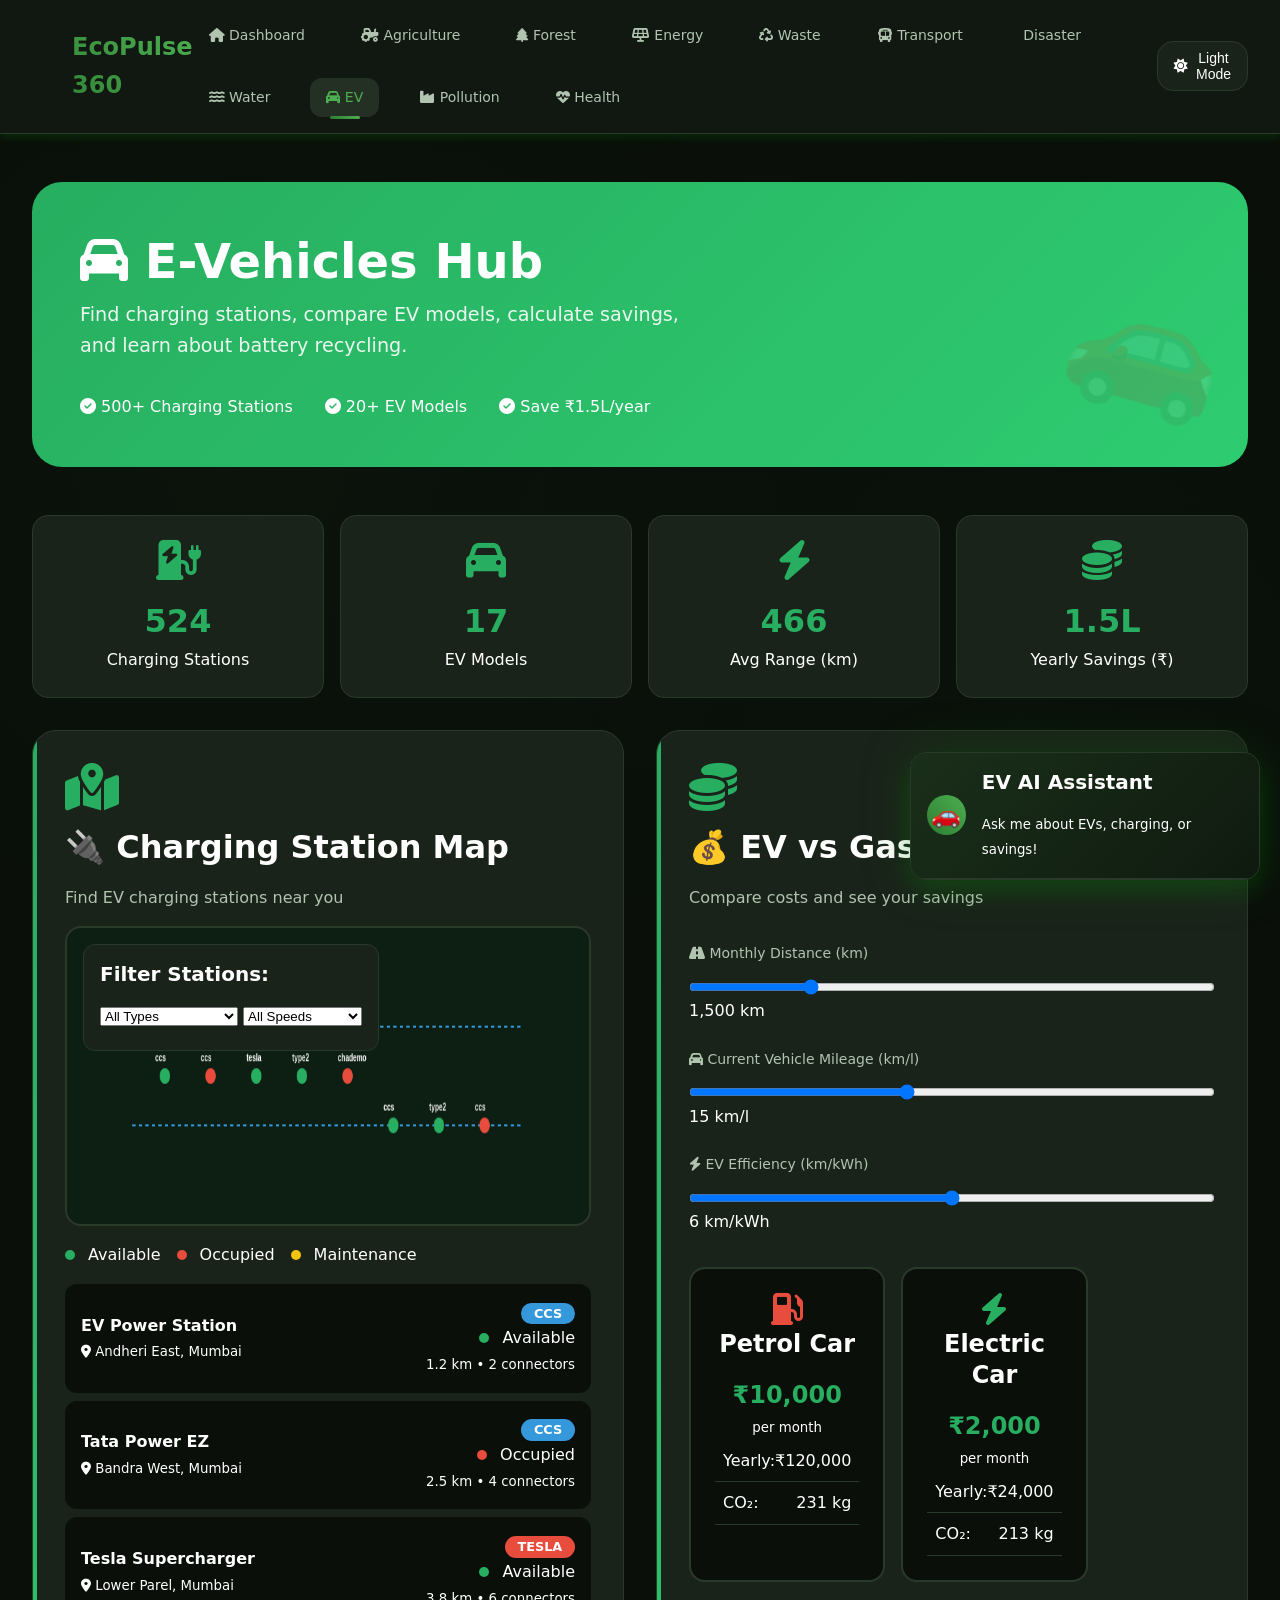
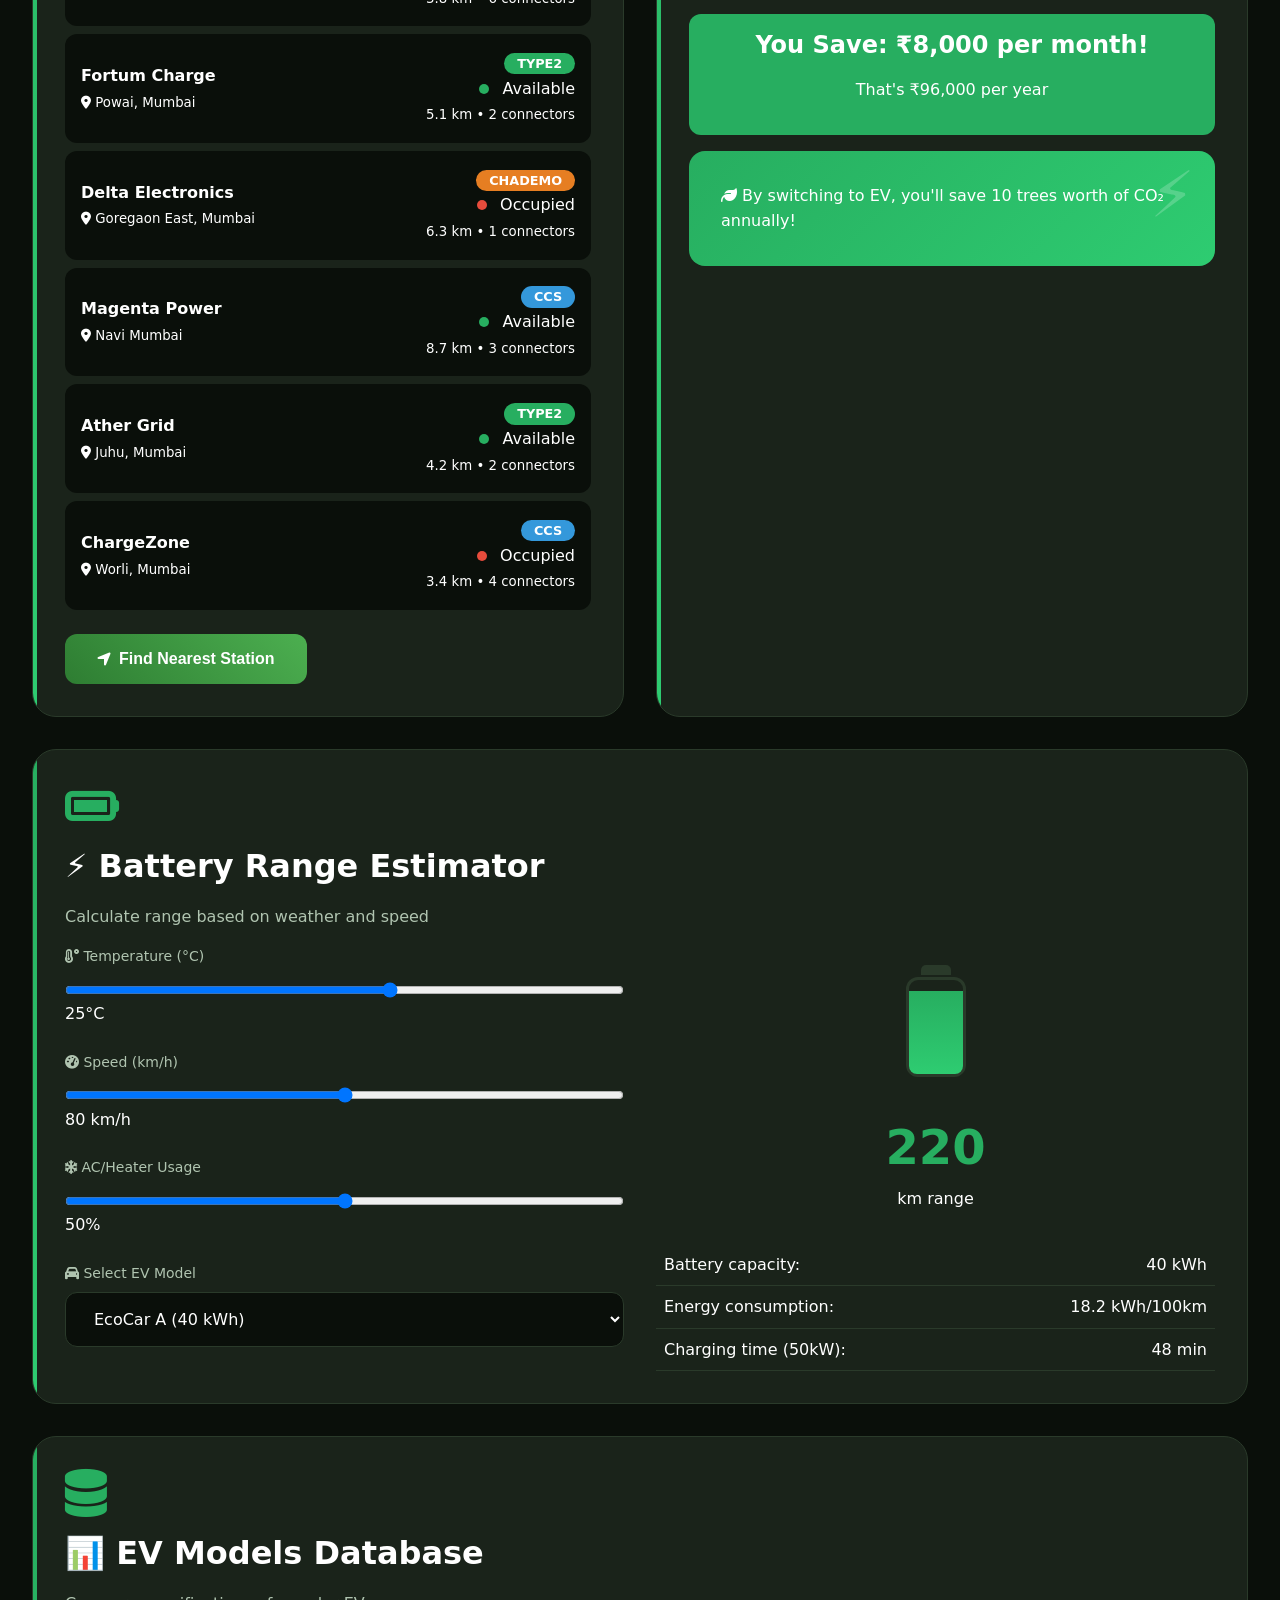
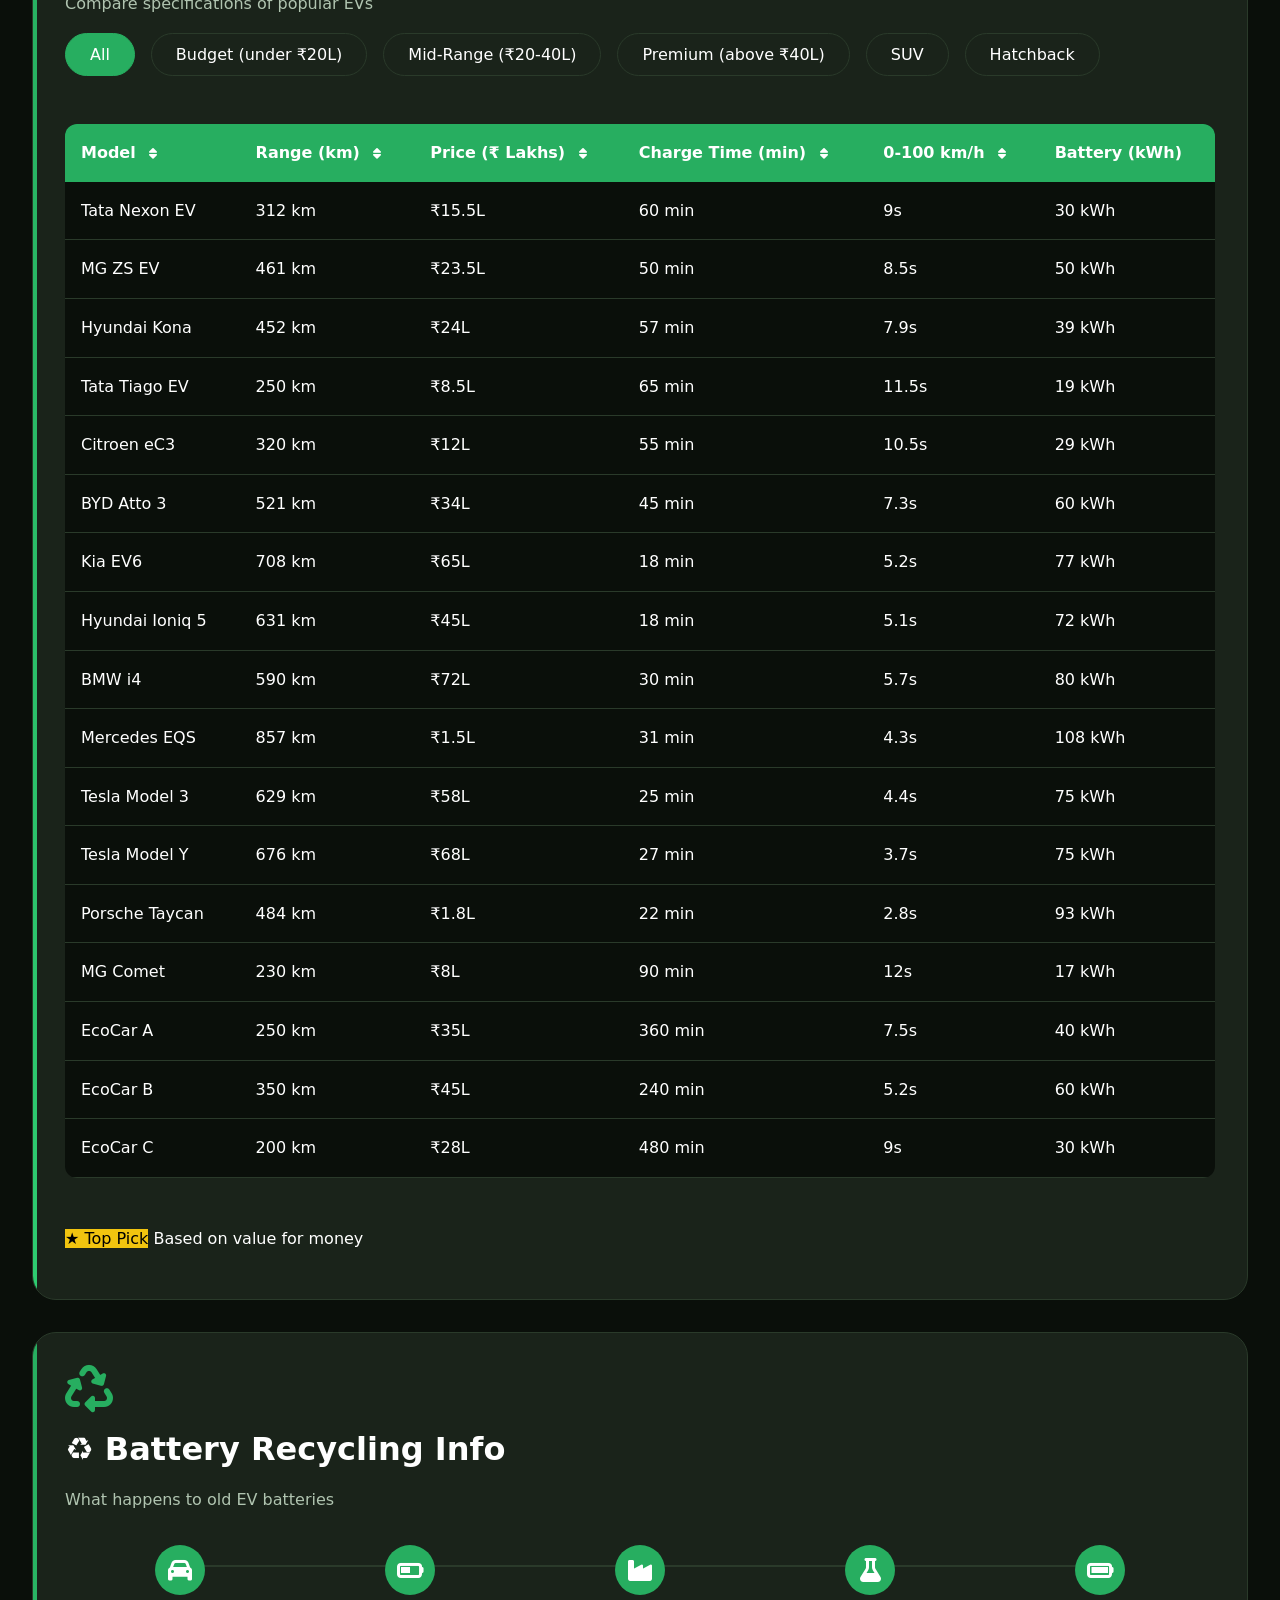
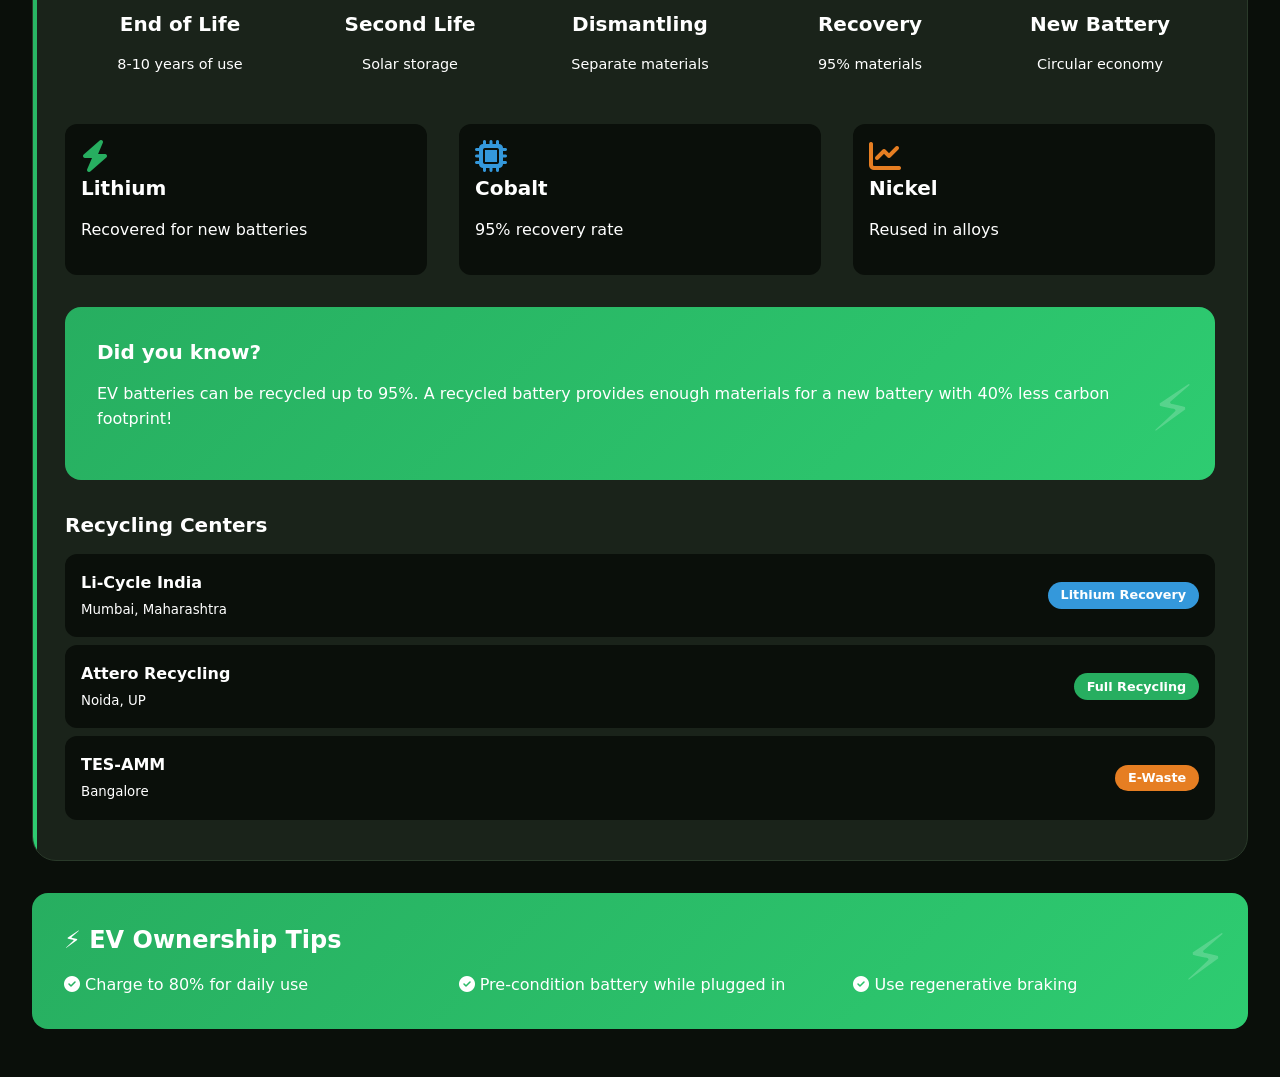
<file: ev.html>
<!DOCTYPE html>
<html lang="en" data-theme="dark">
<head>
    <meta charset="UTF-8">
    <meta name="viewport" content="width=device-width, initial-scale=1.0">
    <title>EcoPulse 360 - E-Vehicles Hub</title>
    <link rel="stylesheet" href="https://cdnjs.cloudflare.com/ajax/libs/font-awesome/6.4.0/css/all.min.css">
    <link rel="stylesheet" href="css/style.css">
    <style>
        /* EV Module Specific Styles */
        .ev-hero {
            background: linear-gradient(135deg, #27ae60, #2ecc71);
            border-radius: 30px;
            padding: 3rem;
            margin-bottom: 3rem;
            position: relative;
            overflow: hidden;
        }
        
        .ev-hero::before {
            content: '🚗';
            position: absolute;
            right: 20px;
            bottom: 20px;
            font-size: 8rem;
            opacity: 0.1;
            transform: rotate(15deg);
        }
        
        .ev-stats {
            display: grid;
            grid-template-columns: repeat(4, 1fr);
            gap: 1rem;
            margin-bottom: 2rem;
        }
        
        .ev-stat-card {
            background: var(--bg-card);
            border-radius: 16px;
            padding: 1.5rem;
            text-align: center;
            border: 1px solid var(--border-color);
            transition: all 0.3s ease;
        }
        
        .ev-stat-card:hover {
            transform: translateY(-5px);
            border-color: #27ae60;
            box-shadow: 0 10px 30px rgba(39, 174, 96, 0.2);
        }
        
        .ev-stat-icon {
            font-size: 2.5rem;
            color: #27ae60;
            margin-bottom: 1rem;
        }
        
        .ev-stat-value {
            font-size: 2rem;
            font-weight: 700;
            color: #27ae60;
        }
        
        .calculator-grid {
            display: grid;
            grid-template-columns: repeat(auto-fit, minmax(400px, 1fr));
            gap: 2rem;
            margin: 2rem 0;
        }
        
        .ev-card {
            background: var(--bg-card);
            border-radius: 24px;
            padding: 2rem;
            border: 1px solid var(--border-color);
            transition: all 0.3s ease;
            position: relative;
            overflow: hidden;
        }
        
        .ev-card:hover {
            transform: translateY(-5px);
            border-color: #27ae60;
            box-shadow: 0 20px 40px rgba(39, 174, 96, 0.2);
        }
        
        .ev-card::after {
            content: '';
            position: absolute;
            top: 0;
            left: 0;
            width: 4px;
            height: 100%;
            background: linear-gradient(180deg, #27ae60, #2ecc71);
        }
        
        .ev-icon {
            font-size: 3rem;
            margin-bottom: 1rem;
            color: #27ae60;
            animation: float 3s ease-in-out infinite;
        }
        
        .charging-map {
            height: 300px;
            background: var(--bg-primary);
            border-radius: 16px;
            position: relative;
            overflow: hidden;
            margin: 1rem 0;
            border: 2px solid var(--border-color);
        }
        
        .map-overlay {
            position: absolute;
            top: 1rem;
            left: 1rem;
            background: var(--bg-card);
            padding: 1rem;
            border-radius: 12px;
            border: 1px solid var(--border-color);
            z-index: 10;
        }
        
        .station-marker {
            fill: #27ae60;
            r: 8;
            cursor: pointer;
            transition: r 0.3s ease;
        }
        
        .station-marker:hover {
            r: 12;
            fill: #2ecc71;
        }
        
        .station-card {
            background: var(--bg-primary);
            border-radius: 12px;
            padding: 1rem;
            margin: 0.5rem 0;
            display: flex;
            justify-content: space-between;
            align-items: center;
        }
        
        .station-type {
            padding: 0.2rem 0.8rem;
            border-radius: 20px;
            font-size: 0.8rem;
            font-weight: 600;
        }
        
        .type-ccs { background: #3498db; color: white; }
        .type-chademo { background: #e67e22; color: white; }
        .type-type2 { background: #27ae60; color: white; }
        .type-tesla { background: #e74c3c; color: white; }
        
        .comparison-table {
            width: 100%;
            border-collapse: collapse;
            margin: 2rem 0;
            background: var(--bg-primary);
            border-radius: 12px;
            overflow: hidden;
        }
        
        .comparison-table th {
            background: #27ae60;
            color: white;
            padding: 1rem;
            text-align: left;
        }
        
        .comparison-table td {
            padding: 1rem;
            border-bottom: 1px solid var(--border-color);
        }
        
        .comparison-table tr:hover {
            background: var(--bg-hover);
        }
        
        .ev-badge {
            display: inline-block;
            padding: 0.3rem 0.8rem;
            border-radius: 20px;
            font-size: 0.8rem;
            font-weight: 600;
        }
        
        .badge-top { background: #f1c40f; color: #000; }
        .badge-good { background: #27ae60; color: white; }
        .badge-average { background: #e67e22; color: white; }
        
        .range-slider {
            width: 100%;
            margin: 2rem 0;
        }
        
        .range-meter {
            height: 200px;
            background: linear-gradient(180deg, #27ae60, #f1c40f, #e74c3c);
            border-radius: 16px;
            position: relative;
            margin: 2rem 0;
        }
        
        .range-indicator {
            position: absolute;
            bottom: 0;
            left: 0;
            width: 100%;
            height: 75%;
            background: rgba(0,0,0,0.5);
            border-radius: 16px;
            transition: height 0.5s ease;
        }
        
        .battery-icon {
            width: 60px;
            height: 100px;
            border: 3px solid var(--border-color);
            border-radius: 12px;
            position: relative;
            margin: 0 auto;
        }
        
        .battery-icon::before {
            content: '';
            position: absolute;
            top: -15px;
            left: 50%;
            transform: translateX(-50%);
            width: 30px;
            height: 10px;
            background: var(--border-color);
            border-radius: 5px 5px 0 0;
        }
        
        .battery-fill {
            position: absolute;
            bottom: 0;
            left: 0;
            width: 100%;
            background: linear-gradient(180deg, #27ae60, #2ecc71);
            border-radius: 0 0 8px 8px;
            transition: height 0.5s ease;
        }
        
        .recycling-timeline {
            display: flex;
            justify-content: space-between;
            margin: 2rem 0;
            position: relative;
        }
        
        .timeline-step {
            text-align: center;
            flex: 1;
            position: relative;
        }
        
        .timeline-step::before {
            content: '';
            position: absolute;
            top: 20px;
            left: 50%;
            width: 100%;
            height: 2px;
            background: var(--border-color);
            z-index: 1;
        }
        
        .timeline-step:last-child::before {
            display: none;
        }
        
        .step-icon {
            width: 50px;
            height: 50px;
            background: #27ae60;
            border-radius: 50%;
            display: flex;
            align-items: center;
            justify-content: center;
            margin: 0 auto 1rem;
            color: white;
            font-size: 1.5rem;
            position: relative;
            z-index: 2;
        }
        
        .model-filters {
            display: flex;
            gap: 1rem;
            margin: 1rem 0;
            flex-wrap: wrap;
        }
        
        .filter-btn {
            padding: 0.5rem 1.5rem;
            background: var(--bg-card);
            border: 1px solid var(--border-color);
            border-radius: 30px;
            cursor: pointer;
            transition: all 0.3s ease;
        }
        
        .filter-btn:hover {
            border-color: #27ae60;
        }
        
        .filter-btn.active {
            background: #27ae60;
            color: white;
            border-color: #27ae60;
        }
        
        .sortable-header {
            cursor: pointer;
            transition: background 0.3s ease;
        }
        
        .sortable-header:hover {
            background: rgba(39, 174, 96, 0.2);
        }
        
        .sortable-header i {
            margin-left: 0.5rem;
            font-size: 0.8rem;
        }
        
        .ev-quick-tip {
            background: linear-gradient(135deg, #27ae60, #2ecc71);
            color: white;
            padding: 2rem;
            border-radius: 16px;
            margin: 2rem 0;
            position: relative;
            overflow: hidden;
        }
        
        .ev-quick-tip::before {
            content: '⚡';
            position: absolute;
            right: 20px;
            bottom: 20px;
            font-size: 4rem;
            opacity: 0.2;
        }
        
        .charger-status {
            display: inline-block;
            width: 10px;
            height: 10px;
            border-radius: 50%;
            margin-right: 0.5rem;
        }
        
        .status-available { background: #27ae60; }
        .status-occupied { background: #e74c3c; }
        .status-maintenance { background: #f1c40f; }
        
        @keyframes float {
            0%, 100% { transform: translateY(0); }
            50% { transform: translateY(-10px); }
        }
        
        @keyframes charge {
            0%, 100% { opacity: 1; }
            50% { opacity: 0.5; }
        }
        
        .charging-animation {
            animation: charge 2s infinite;
        }
        
        .ev-comparison-card {
            display: grid;
            grid-template-columns: repeat(3, 1fr);
            gap: 1rem;
            margin: 2rem 0;
        }
        
        .ev-model-card {
            background: var(--bg-primary);
            border-radius: 16px;
            padding: 1.5rem;
            text-align: center;
            border: 2px solid var(--border-color);
            transition: all 0.3s ease;
        }
        
        .ev-model-card:hover {
            transform: translateY(-5px);
            border-color: #27ae60;
        }
        
        .ev-model-card.winner {
            border-color: #f1c40f;
            box-shadow: 0 0 30px rgba(241, 196, 15, 0.3);
        }
        
        .ev-price {
            font-size: 1.5rem;
            font-weight: 700;
            color: #27ae60;
        }
        
        .spec-item {
            display: flex;
            justify-content: space-between;
            padding: 0.5rem;
            border-bottom: 1px solid var(--border-color);
        }
    </style>
</head>
<body>
    <!-- Navigation -->
    <nav class="navbar">
        <div class="logo">
            <i class="fas fa-leaf"></i>
            <span>EcoPulse 360</span>
        </div>
        <div class="nav-links">
            <a href="index.html"><i class="fas fa-home"></i> Dashboard</a>
            <a href="agriculture.html"><i class="fas fa-tractor"></i> Agriculture</a>
            <a href="forest.html"><i class="fas fa-tree"></i> Forest</a>
            <a href="energy.html"><i class="fas fa-solar-panel"></i> Energy</a>
            <a href="waste.html"><i class="fas fa-recycle"></i> Waste</a>
            <a href="transport.html"><i class="fas fa-bus"></i> Transport</a>
            <a href="disaster.html"><i class="fas fa-house-flood"></i> Disaster</a>
            <a href="water.html"><i class="fas fa-water"></i> Water</a>
            <a href="ev.html" class="active"><i class="fas fa-car"></i> EV</a>
            <a href="pollution.html"><i class="fas fa-industry"></i> Pollution</a>
            <a href="healthcare.html"><i class="fas fa-heartbeat"></i> Health</a>
        </div>
        <div class="nav-right">
            <button class="theme-toggle" id="themeToggle">
                <i class="fas fa-moon"></i> Dark Mode
            </button>
        </div>
    </nav>

    <!-- Main Container -->
    <div class="dashboard-container">
        <!-- Hero Section -->
        <div class="ev-hero">
            <h1 style="font-size: 3rem; margin-bottom: 0.5rem;">
                <i class="fas fa-car" style="color: #fff;"></i> 
                E-Vehicles Hub
            </h1>
            <p style="color: rgba(255,255,255,0.9); font-size: 1.2rem; max-width: 600px;">
                Find charging stations, compare EV models, calculate savings, and learn about battery recycling.
            </p>
            <div style="display: flex; gap: 2rem; margin-top: 2rem;">
                <div><i class="fas fa-check-circle" style="color: #fff;"></i> 500+ Charging Stations</div>
                <div><i class="fas fa-check-circle" style="color: #fff;"></i> 20+ EV Models</div>
                <div><i class="fas fa-check-circle" style="color: #fff;"></i> Save ₹1.5L/year</div>
            </div>
        </div>

        <!-- Quick Stats -->
        <div class="ev-stats">
            <div class="ev-stat-card">
                <i class="fas fa-charging-station ev-stat-icon"></i>
                <div class="ev-stat-value" id="totalStations">524</div>
                <div class="stat-label">Charging Stations</div>
            </div>
            <div class="ev-stat-card">
                <i class="fas fa-car ev-stat-icon"></i>
                <div class="ev-stat-value" id="totalModels">23</div>
                <div class="stat-label">EV Models</div>
            </div>
            <div class="ev-stat-card">
                <i class="fas fa-bolt ev-stat-icon"></i>
                <div class="ev-stat-value" id="avgRange">350</div>
                <div class="stat-label">Avg Range (km)</div>
            </div>
            <div class="ev-stat-card">
                <i class="fas fa-coins ev-stat-icon"></i>
                <div class="ev-stat-value" id="avgSavings">1.5L</div>
                <div class="stat-label">Yearly Savings (₹)</div>
            </div>
        </div>

        <!-- Main Grid -->
        <div class="calculator-grid">
            <!-- 1. CHARGING STATION MAP -->
            <div class="ev-card">
                <i class="fas fa-map-marked-alt ev-icon"></i>
                <h2>🔌 Charging Station Map</h2>
                <p style="color: var(--text-secondary);">Find EV charging stations near you</p>
                
                <div class="charging-map" id="chargingMap">
                    <canvas id="mapCanvas" width="800" height="300" style="width: 100%; height: 100%;"></canvas>
                    <div class="map-overlay">
                        <h4>Filter Stations:</h4>
                        <select id="chargerType" class="form-control" style="margin-bottom: 0.5rem;" onchange="filterStations()">
                            <option value="all">All Types</option>
                            <option value="ccs">CCS</option>
                            <option value="chademo">CHAdeMO</option>
                            <option value="type2">Type 2</option>
                            <option value="tesla">Tesla Supercharger</option>
                        </select>
                        
                        <select id="chargerSpeed" class="form-control" onchange="filterStations()">
                            <option value="all">All Speeds</option>
                            <option value="fast">Fast (50kW+)</option>
                            <option value="rapid">Rapid (150kW+)</option>
                            <option value="ultra">Ultra (350kW+)</option>
                        </select>
                    </div>
                </div>
                
                <div style="display: flex; gap: 1rem; margin: 1rem 0;">
                    <div><span class="charger-status status-available"></span> Available</div>
                    <div><span class="charger-status status-occupied"></span> Occupied</div>
                    <div><span class="charger-status status-maintenance"></span> Maintenance</div>
                </div>
                
                <div id="stationList">
                    <!-- Station list will be populated by JavaScript -->
                </div>
                
                <button class="btn btn-primary" style="margin-top: 1rem;" onclick="findNearestStation()">
                    <i class="fas fa-location-arrow"></i> Find Nearest Station
                </button>
            </div>

            <!-- 2. EV vs GAS SAVINGS -->
            <div class="ev-card">
                <i class="fas fa-coins ev-icon"></i>
                <h2>💰 EV vs Gas Savings</h2>
                <p style="color: var(--text-secondary);">Compare costs and see your savings</p>
                
                <div style="margin: 2rem 0;">
                    <div class="form-group">
                        <label><i class="fas fa-road"></i> Monthly Distance (km)</label>
                        <input type="range" id="monthlyKm" min="500" max="5000" value="1500" step="100" oninput="updateSavings()">
                        <span id="kmValue">1,500 km</span>
                    </div>
                    
                    <div class="form-group">
                        <label><i class="fas fa-car"></i> Current Vehicle Mileage (km/l)</label>
                        <input type="range" id="gasMileage" min="8" max="25" value="15" step="1" oninput="updateSavings()">
                        <span id="mileageValue">15 km/l</span>
                    </div>
                    
                    <div class="form-group">
                        <label><i class="fas fa-bolt"></i> EV Efficiency (km/kWh)</label>
                        <input type="range" id="evEfficiency" min="4" max="8" value="6" step="0.5" oninput="updateSavings()">
                        <span id="efficiencyValue">6 km/kWh</span>
                    </div>
                </div>
                
                <div class="ev-comparison-card">
                    <div class="ev-model-card">
                        <i class="fas fa-gas-pump" style="font-size: 2rem; color: #e74c3c;"></i>
                        <h3>Petrol Car</h3>
                        <div class="ev-price" id="gasMonthly">₹10,000</div>
                        <small>per month</small>
                        <div class="spec-item">
                            <span>Yearly:</span>
                            <span id="gasYearly">₹1,20,000</span>
                        </div>
                        <div class="spec-item">
                            <span>CO₂:</span>
                            <span id="gasCO2">1,800 kg</span>
                        </div>
                    </div>
                    
                    <div class="ev-model-card">
                        <i class="fas fa-bolt" style="font-size: 2rem; color: #27ae60;"></i>
                        <h3>Electric Car</h3>
                        <div class="ev-price" id="evMonthly">₹2,500</div>
                        <small>per month</small>
                        <div class="spec-item">
                            <span>Yearly:</span>
                            <span id="evYearly">₹30,000</span>
                        </div>
                        <div class="spec-item">
                            <span>CO₂:</span>
                            <span id="evCO2">450 kg</span>
                        </div>
                    </div>
                </div>
                
                <div class="savings-badge" style="background: #27ae60; color: white; padding: 1rem; border-radius: 12px; text-align: center;">
                    <h3>You Save: ₹<span id="totalSavings">7,500</span> per month!</h3>
                    <p>That's ₹<span id="yearlySavings">90,000</span> per year</p>
                </div>
                
                <div class="ev-quick-tip" style="margin-top: 1rem;">
                    <i class="fas fa-leaf"></i> By switching to EV, you'll save <span id="treesSaved">15</span> trees worth of CO₂ annually!
                </div>
            </div>
        </div>

        <!-- 3. BATTERY RANGE ESTIMATOR -->
        <div class="ev-card" style="margin-top: 2rem;">
            <i class="fas fa-battery-full ev-icon"></i>
            <h2>⚡ Battery Range Estimator</h2>
            <p style="color: var(--text-secondary);">Calculate range based on weather and speed</p>
            
            <div style="display: grid; grid-template-columns: 1fr 1fr; gap: 2rem;">
                <div>
                    <div class="form-group">
                        <label><i class="fas fa-temperature-high"></i> Temperature (°C)</label>
                        <input type="range" id="temperature" min="-10" max="50" value="25" step="1" oninput="updateRange()">
                        <span id="tempValue">25°C</span>
                    </div>
                    
                    <div class="form-group">
                        <label><i class="fas fa-tachometer-alt"></i> Speed (km/h)</label>
                        <input type="range" id="speed" min="20" max="140" value="80" step="5" oninput="updateRange()">
                        <span id="speedValue">80 km/h</span>
                    </div>
                    
                    <div class="form-group">
                        <label><i class="fas fa-snowflake"></i> AC/Heater Usage</label>
                        <input type="range" id="acUsage" min="0" max="100" value="50" step="5" oninput="updateRange()">
                        <span id="acValue">50%</span>
                    </div>
                    
                    <div class="form-group">
                        <label><i class="fas fa-car"></i> Select EV Model</label>
                        <select id="evModelSelect" class="form-control" onchange="updateRange()">
                            <option value="ecocar_a">EcoCar A (40 kWh)</option>
                            <option value="ecocar_b">EcoCar B (60 kWh)</option>
                            <option value="ecocar_c">EcoCar C (30 kWh)</option>
                            <option value="tesla_m3">Tesla Model 3 (75 kWh)</option>
                            <option value="nexon_ev">Tata Nexon EV (30 kWh)</option>
                            <option value="mg_zsev">MG ZS EV (50 kWh)</option>
                        </select>
                    </div>
                </div>
                
                <div style="text-align: center;">
                    <div class="battery-icon" style="margin: 2rem auto;">
                        <div class="battery-fill" id="batteryFill" style="height: 75%;"></div>
                    </div>
                    
                    <div style="font-size: 3rem; font-weight: 700; color: #27ae60;" id="estimatedRange">300</div>
                    <div>km range</div>
                    
                    <div style="margin-top: 2rem;">
                        <div class="spec-item">
                            <span>Battery capacity:</span>
                            <span id="batteryCapacity">40 kWh</span>
                        </div>
                        <div class="spec-item">
                            <span>Energy consumption:</span>
                            <span id="energyConsumption">13.3 kWh/100km</span>
                        </div>
                        <div class="spec-item">
                            <span>Charging time (50kW):</span>
                            <span id="chargeTime">48 min</span>
                        </div>
                    </div>
                </div>
            </div>
        </div>

        <!-- 4. EV MODELS DATABASE -->
        <div class="ev-card" style="margin-top: 2rem;">
            <i class="fas fa-database ev-icon"></i>
            <h2>📊 EV Models Database</h2>
            <p style="color: var(--text-secondary);">Compare specifications of popular EVs</p>
            
            <div class="model-filters">
                <span class="filter-btn active" onclick="filterModels('all')">All</span>
                <span class="filter-btn" onclick="filterModels('budget')">Budget (under ₹20L)</span>
                <span class="filter-btn" onclick="filterModels('mid')">Mid-Range (₹20-40L)</span>
                <span class="filter-btn" onclick="filterModels('premium')">Premium (above ₹40L)</span>
                <span class="filter-btn" onclick="filterModels('suv')">SUV</span>
                <span class="filter-btn" onclick="filterModels('hatchback')">Hatchback</span>
            </div>
            
            <div style="overflow-x: auto;">
                <table class="comparison-table" id="evModelsTable">
                    <thead>
                        <tr>
                            <th class="sortable-header" onclick="sortModels('model')">Model <i class="fas fa-sort"></i></th>
                            <th class="sortable-header" onclick="sortModels('range')">Range (km) <i class="fas fa-sort"></i></th>
                            <th class="sortable-header" onclick="sortModels('price')">Price (₹ Lakhs) <i class="fas fa-sort"></i></th>
                            <th class="sortable-header" onclick="sortModels('chargeTime')">Charge Time (min) <i class="fas fa-sort"></i></th>
                            <th class="sortable-header" onclick="sortModels('acceleration')">0-100 km/h <i class="fas fa-sort"></i></th>
                            <th>Battery (kWh)</th>
                        </tr>
                    </thead>
                    <tbody id="modelsTableBody">
                        <!-- Table will be populated by JavaScript -->
                    </tbody>
                </table>
            </div>
            
            <div style="margin-top: 1rem;">
                <p><span class="badge-top">★ Top Pick</span> Based on value for money</p>
            </div>
        </div>

        <!-- 5. BATTERY RECYCLING INFO -->
        <div class="ev-card" style="margin-top: 2rem;">
            <i class="fas fa-recycle ev-icon"></i>
            <h2>♻️ Battery Recycling Info</h2>
            <p style="color: var(--text-secondary);">What happens to old EV batteries</p>
            
            <div class="recycling-timeline">
                <div class="timeline-step">
                    <div class="step-icon"><i class="fas fa-car"></i></div>
                    <h4>End of Life</h4>
                    <p style="font-size: 0.9rem;">8-10 years of use</p>
                </div>
                <div class="timeline-step">
                    <div class="step-icon"><i class="fas fa-battery-half"></i></div>
                    <h4>Second Life</h4>
                    <p style="font-size: 0.9rem;">Solar storage</p>
                </div>
                <div class="timeline-step">
                    <div class="step-icon"><i class="fas fa-industry"></i></div>
                    <h4>Dismantling</h4>
                    <p style="font-size: 0.9rem;">Separate materials</p>
                </div>
                <div class="timeline-step">
                    <div class="step-icon"><i class="fas fa-flask"></i></div>
                    <h4>Recovery</h4>
                    <p style="font-size: 0.9rem;">95% materials</p>
                </div>
                <div class="timeline-step">
                    <div class="step-icon"><i class="fas fa-battery-full"></i></div>
                    <h4>New Battery</h4>
                    <p style="font-size: 0.9rem;">Circular economy</p>
                </div>
            </div>
            
            <div style="display: grid; grid-template-columns: repeat(3, 1fr); gap: 2rem; margin: 2rem 0;">
                <div style="background: var(--bg-primary); padding: 1rem; border-radius: 12px;">
                    <i class="fas fa-bolt" style="color: #27ae60; font-size: 2rem;"></i>
                    <h4>Lithium</h4>
                    <p>Recovered for new batteries</p>
                </div>
                <div style="background: var(--bg-primary); padding: 1rem; border-radius: 12px;">
                    <i class="fas fa-microchip" style="color: #3498db; font-size: 2rem;"></i>
                    <h4>Cobalt</h4>
                    <p>95% recovery rate</p>
                </div>
                <div style="background: var(--bg-primary); padding: 1rem; border-radius: 12px;">
                    <i class="fas fa-chart-line" style="color: #e67e22; font-size: 2rem;"></i>
                    <h4>Nickel</h4>
                    <p>Reused in alloys</p>
                </div>
            </div>
            
            <div class="ev-quick-tip">
                <h4>Did you know?</h4>
                <p>EV batteries can be recycled up to 95%. A recycled battery provides enough materials for a new battery with 40% less carbon footprint!</p>
            </div>
            
            <div style="margin-top: 1rem;">
                <h4>Recycling Centers</h4>
                <div id="recyclingCenters">
                    <div class="station-card">
                        <div>
                            <strong>Li-Cycle India</strong><br>
                            <small>Mumbai, Maharashtra</small>
                        </div>
                        <span class="station-type type-ccs">Lithium Recovery</span>
                    </div>
                    <div class="station-card">
                        <div>
                            <strong>Attero Recycling</strong><br>
                            <small>Noida, UP</small>
                        </div>
                        <span class="station-type type-type2">Full Recycling</span>
                    </div>
                    <div class="station-card">
                        <div>
                            <strong>TES-AMM</strong><br>
                            <small>Bangalore</small>
                        </div>
                        <span class="station-type type-chademo">E-Waste</span>
                    </div>
                </div>
            </div>
        </div>

        <!-- EV Quick Tips -->
        <div class="ev-quick-tip">
            <h3>⚡ EV Ownership Tips</h3>
            <div style="display: grid; grid-template-columns: repeat(3, 1fr); gap: 2rem; margin-top: 1rem;">
                <div>
                    <i class="fas fa-check-circle"></i> Charge to 80% for daily use
                </div>
                <div>
                    <i class="fas fa-check-circle"></i> Pre-condition battery while plugged in
                </div>
                <div>
                    <i class="fas fa-check-circle"></i> Use regenerative braking
                </div>
            </div>
        </div>
    </div>

    <!-- AI Assistant -->
    <div class="ai-assistant">
        <div class="ai-header">
            <div class="ai-avatar">🚗</div>
            <div>
                <h4>EV AI Assistant</h4>
                <small>Ask me about EVs, charging, or savings!</small>
            </div>
        </div>
        <div class="ai-chat-body" style="display: none;">
            <div class="message ai">
                <div class="message-content">
                    Hi! I'm your EV expert. Ask me about charging stations, model comparisons, or battery recycling! ⚡
                </div>
            </div>
        </div>
    </div>

    <script>
        // ===== EV MODELS DATABASE =====
        const evModels = [
            { model: 'Tata Nexon EV', range: 312, price: 15.5, chargeTime: 60, acceleration: 9.0, battery: 30, type: 'suv', category: 'budget' },
            { model: 'MG ZS EV', range: 461, price: 23.5, chargeTime: 50, acceleration: 8.5, battery: 50, type: 'suv', category: 'mid' },
            { model: 'Hyundai Kona', range: 452, price: 24.0, chargeTime: 57, acceleration: 7.9, battery: 39, type: 'suv', category: 'mid' },
            { model: 'Tata Tiago EV', range: 250, price: 8.5, chargeTime: 65, acceleration: 11.5, battery: 19, type: 'hatchback', category: 'budget' },
            { model: 'Citroen eC3', range: 320, price: 12.0, chargeTime: 55, acceleration: 10.5, battery: 29, type: 'hatchback', category: 'budget' },
            { model: 'BYD Atto 3', range: 521, price: 34.0, chargeTime: 45, acceleration: 7.3, battery: 60, type: 'suv', category: 'mid' },
            { model: 'Kia EV6', range: 708, price: 65.0, chargeTime: 18, acceleration: 5.2, battery: 77, type: 'suv', category: 'premium' },
            { model: 'Hyundai Ioniq 5', range: 631, price: 45.0, chargeTime: 18, acceleration: 5.1, battery: 72, type: 'suv', category: 'premium' },
            { model: 'BMW i4', range: 590, price: 72.0, chargeTime: 30, acceleration: 5.7, battery: 80, type: 'sedan', category: 'premium' },
            { model: 'Mercedes EQS', range: 857, price: 1.5, chargeTime: 31, acceleration: 4.3, battery: 108, type: 'sedan', category: 'premium' },
            { model: 'Tesla Model 3', range: 629, price: 58.0, chargeTime: 25, acceleration: 4.4, battery: 75, type: 'sedan', category: 'premium' },
            { model: 'Tesla Model Y', range: 676, price: 68.0, chargeTime: 27, acceleration: 3.7, battery: 75, type: 'suv', category: 'premium' },
            { model: 'Porsche Taycan', range: 484, price: 1.8, chargeTime: 22, acceleration: 2.8, battery: 93, type: 'sedan', category: 'premium' },
            { model: 'MG Comet', range: 230, price: 8.0, chargeTime: 90, acceleration: 12.0, battery: 17, type: 'hatchback', category: 'budget' },
            { model: 'EcoCar A', range: 250, price: 35, chargeTime: 360, acceleration: 7.5, battery: 40, type: 'sedan', category: 'mid' },
            { model: 'EcoCar B', range: 350, price: 45, chargeTime: 240, acceleration: 5.2, battery: 60, type: 'sedan', category: 'premium' },
            { model: 'EcoCar C', range: 200, price: 28, chargeTime: 480, acceleration: 9.0, battery: 30, type: 'hatchback', category: 'budget' }
        ];

        // ===== CHARGING STATIONS DATABASE =====
        const chargingStations = [
            { name: 'EV Power Station', location: 'Andheri East, Mumbai', distance: 1.2, type: 'ccs', speed: 'fast', available: true, connectors: 2 },
            { name: 'Tata Power EZ', location: 'Bandra West, Mumbai', distance: 2.5, type: 'ccs', speed: 'rapid', available: false, connectors: 4 },
            { name: 'Tesla Supercharger', location: 'Lower Parel, Mumbai', distance: 3.8, type: 'tesla', speed: 'ultra', available: true, connectors: 6 },
            { name: 'Fortum Charge', location: 'Powai, Mumbai', distance: 5.1, type: 'type2', speed: 'fast', available: true, connectors: 2 },
            { name: 'Delta Electronics', location: 'Goregaon East, Mumbai', distance: 6.3, type: 'chademo', speed: 'fast', available: false, connectors: 1 },
            { name: 'Magenta Power', location: 'Navi Mumbai', distance: 8.7, type: 'ccs', speed: 'rapid', available: true, connectors: 3 },
            { name: 'Ather Grid', location: 'Juhu, Mumbai', distance: 4.2, type: 'type2', speed: 'fast', available: true, connectors: 2 },
            { name: 'ChargeZone', location: 'Worli, Mumbai', distance: 3.4, type: 'ccs', speed: 'rapid', available: false, connectors: 4 }
        ];

        // Initialize
        document.addEventListener('DOMContentLoaded', function() {
            displayStations(chargingStations);
            displayModels(evModels);
            drawMap(chargingStations);
            updateSavings();
            updateRange();
        });

        // ===== 1. CHARGING STATION MAP =====
        function drawMap(stations) {
            const canvas = document.getElementById('mapCanvas');
            const ctx = canvas.getContext('2d');
            
            // Clear canvas
            ctx.clearRect(0, 0, canvas.width, canvas.height);
            
            // Draw base map
            ctx.fillStyle = 'rgba(39, 174, 96, 0.1)';
            ctx.fillRect(0, 0, canvas.width, canvas.height);
            
            // Draw roads
            ctx.strokeStyle = '#3498db';
            ctx.lineWidth = 2;
            ctx.setLineDash([5, 5]);
            
            // Main roads
            ctx.beginPath();
            ctx.moveTo(100, 100);
            ctx.lineTo(700, 100);
            ctx.stroke();
            
            ctx.beginPath();
            ctx.moveTo(100, 200);
            ctx.lineTo(700, 200);
            ctx.stroke();
            
            // Draw stations
            ctx.setLineDash([]);
            stations.forEach((station, index) => {
                const x = 150 + (index * 70) % 500;
                const y = 150 + Math.floor(index / 5) * 50;
                
                // Station color based on availability
                if (station.available) {
                    ctx.fillStyle = '#27ae60';
                } else if (station.available === false) {
                    ctx.fillStyle = '#e74c3c';
                } else {
                    ctx.fillStyle = '#f1c40f';
                }
                
                ctx.beginPath();
                ctx.arc(x, y, 8, 0, 2 * Math.PI);
                ctx.fill();
                
                // Draw connector type
                ctx.fillStyle = '#fff';
                ctx.font = 'bold 10px Arial';
                ctx.fillText(station.type, x - 15, y - 15);
            });
        }

        function displayStations(stations) {
            const list = document.getElementById('stationList');
            list.innerHTML = stations.map(station => `
                <div class="station-card">
                    <div>
                        <strong>${station.name}</strong><br>
                        <small><i class="fas fa-map-marker-alt"></i> ${station.location}</small>
                    </div>
                    <div style="text-align: right;">
                        <span class="station-type type-${station.type}">${station.type.toUpperCase()}</span>
                        <div>
                            <span class="charger-status status-${station.available ? 'available' : 'occupied'}"></span>
                            ${station.available ? 'Available' : 'Occupied'}
                        </div>
                        <small>${station.distance} km • ${station.connectors} connectors</small>
                    </div>
                </div>
            `).join('');
        }

        function filterStations() {
            const type = document.getElementById('chargerType').value;
            const speed = document.getElementById('chargerSpeed').value;
            
            let filtered = chargingStations;
            
            if (type !== 'all') {
                filtered = filtered.filter(s => s.type === type);
            }
            
            if (speed !== 'all') {
                filtered = filtered.filter(s => s.speed === speed);
            }
            
            displayStations(filtered);
            drawMap(filtered);
        }

        function findNearestStation() {
            const available = chargingStations.filter(s => s.available);
            if (available.length > 0) {
                const nearest = available.reduce((prev, curr) => 
                    prev.distance < curr.distance ? prev : curr
                );
                alert(`Nearest available station:\n${nearest.name}\n${nearest.location}\nDistance: ${nearest.distance} km\nType: ${nearest.type}`);
            }
        }

        // ===== 2. EV VS GAS SAVINGS =====
        function updateSavings() {
            const km = parseInt(document.getElementById('monthlyKm').value);
            const gasMileage = parseInt(document.getElementById('gasMileage').value);
            const evEfficiency = parseFloat(document.getElementById('evEfficiency').value);
            
            document.getElementById('kmValue').textContent = km.toLocaleString() + ' km';
            document.getElementById('mileageValue').textContent = gasMileage + ' km/l';
            document.getElementById('efficiencyValue').textContent = evEfficiency + ' km/kWh';
            
            // Cost calculations
            const petrolPrice = 100; // ₹ per liter
            const electricityPrice = 8; // ₹ per kWh
            
            const gasMonthly = Math.round((km / gasMileage) * petrolPrice);
            const evMonthly = Math.round((km / evEfficiency) * electricityPrice);
            const savings = gasMonthly - evMonthly;
            
            // CO2 calculations (kg)
            const gasCO2 = Math.round((km / gasMileage) * 2.31); // 2.31 kg CO2 per liter
            const evCO2 = Math.round((km / evEfficiency) * 0.85); // 0.85 kg CO2 per kWh (grid average)
            
            // Trees saved (1 tree absorbs 21kg CO2/year)
            const treesSaved = Math.round((gasCO2 - evCO2) * 12 / 21);
            
            document.getElementById('gasMonthly').textContent = '₹' + gasMonthly.toLocaleString();
            document.getElementById('evMonthly').textContent = '₹' + evMonthly.toLocaleString();
            document.getElementById('gasYearly').textContent = '₹' + (gasMonthly * 12).toLocaleString();
            document.getElementById('evYearly').textContent = '₹' + (evMonthly * 12).toLocaleString();
            document.getElementById('gasCO2').textContent = gasCO2 + ' kg';
            document.getElementById('evCO2').textContent = evCO2 + ' kg';
            document.getElementById('totalSavings').textContent = savings.toLocaleString();
            document.getElementById('yearlySavings').textContent = (savings * 12).toLocaleString();
            document.getElementById('treesSaved').textContent = treesSaved;
        }

        // ===== 3. BATTERY RANGE ESTIMATOR =====
        function updateRange() {
            const temp = parseInt(document.getElementById('temperature').value);
            const speed = parseInt(document.getElementById('speed').value);
            const ac = parseInt(document.getElementById('acUsage').value);
            const model = document.getElementById('evModelSelect').value;
            
            document.getElementById('tempValue').textContent = temp + '°C';
            document.getElementById('speedValue').textContent = speed + ' km/h';
            document.getElementById('acValue').textContent = ac + '%';
            
            // Model specs
            const modelSpecs = {
                'ecocar_a': { battery: 40, range: 250 },
                'ecocar_b': { battery: 60, range: 350 },
                'ecocar_c': { battery: 30, range: 200 },
                'tesla_m3': { battery: 75, range: 500 },
                'nexon_ev': { battery: 30, range: 312 },
                'mg_zsev': { battery: 50, range: 461 }
            };
            
            const spec = modelSpecs[model] || modelSpecs.ecocar_a;
            document.getElementById('batteryCapacity').textContent = spec.battery + ' kWh';
            
            // Calculate range factors
            let tempFactor = 1.0;
            if (temp < 10) tempFactor = 0.7; // Cold reduces range
            else if (temp < 20) tempFactor = 0.85;
            else if (temp > 35) tempFactor = 0.9; // Heat reduces range
            
            let speedFactor = 1.0;
            if (speed > 100) speedFactor = 0.75;
            else if (speed > 80) speedFactor = 0.85;
            else if (speed > 60) speedFactor = 0.95;
            
            let acFactor = 1.0 - (ac / 100) * 0.15; // AC can reduce range by up to 15%
            
            const estimatedRange = Math.round(spec.range * tempFactor * speedFactor * acFactor);
            document.getElementById('estimatedRange').textContent = estimatedRange;
            
            // Battery fill
            const batteryPercent = (estimatedRange / spec.range) * 100;
            document.getElementById('batteryFill').style.height = Math.min(100, batteryPercent) + '%';
            
            // Energy consumption
            const consumption = (spec.battery / estimatedRange * 100).toFixed(1);
            document.getElementById('energyConsumption').textContent = consumption + ' kWh/100km';
            
            // Charging time (50kW charger)
            const chargeTime = Math.round((spec.battery / 50) * 60);
            document.getElementById('chargeTime').textContent = chargeTime + ' min';
        }

        // ===== 4. EV MODELS DATABASE =====
        let currentModels = [...evModels];
        let sortField = 'model';
        let sortDirection = 'asc';

        function displayModels(models) {
            const tbody = document.getElementById('modelsTableBody');
            tbody.innerHTML = models.map(model => `
                <tr>
                    <td>${model.model}</td>
                    <td>${model.range} km</td>
                    <td>₹${model.price}L</td>
                    <td>${model.chargeTime} min</td>
                    <td>${model.acceleration}s</td>
                    <td>${model.battery} kWh</td>
                </tr>
            `).join('');
            
            // Update stats
            document.getElementById('totalModels').textContent = models.length;
            const avgRange = Math.round(models.reduce((sum, m) => sum + m.range, 0) / models.length);
            document.getElementById('avgRange').textContent = avgRange;
        }

        function filterModels(category) {
            document.querySelectorAll('.filter-btn').forEach(btn => btn.classList.remove('active'));
            event.target.classList.add('active');
            
            if (category === 'all') {
                currentModels = [...evModels];
            } else {
                currentModels = evModels.filter(m => m.category === category || m.type === category);
            }
            
            sortModels(sortField);
        }

        function sortModels(field) {
            if (field === sortField) {
                sortDirection = sortDirection === 'asc' ? 'desc' : 'asc';
            } else {
                sortField = field;
                sortDirection = 'asc';
            }
            
            currentModels.sort((a, b) => {
                let aVal = a[field];
                let bVal = b[field];
                
                if (field === 'model') {
                    aVal = aVal.toLowerCase();
                    bVal = bVal.toLowerCase();
                }
                
                if (aVal < bVal) return sortDirection === 'asc' ? -1 : 1;
                if (aVal > bVal) return sortDirection === 'asc' ? 1 : -1;
                return 0;
            });
            
            displayModels(currentModels);
        }

        // ===== AI ASSISTANT TOGGLE =====
        document.querySelector('.ai-header').addEventListener('click', function() {
            const body = document.querySelector('.ai-chat-body');
            const icon = this.querySelector('i');
            if (body.style.display === 'none') {
                body.style.display = 'block';
                icon.style.transform = 'rotate(180deg)';
            } else {
                body.style.display = 'none';
                icon.style.transform = 'rotate(0)';
            }
        });
    </script>

    <script src="js/theme.js"></script>
</body>
</html>
</file>
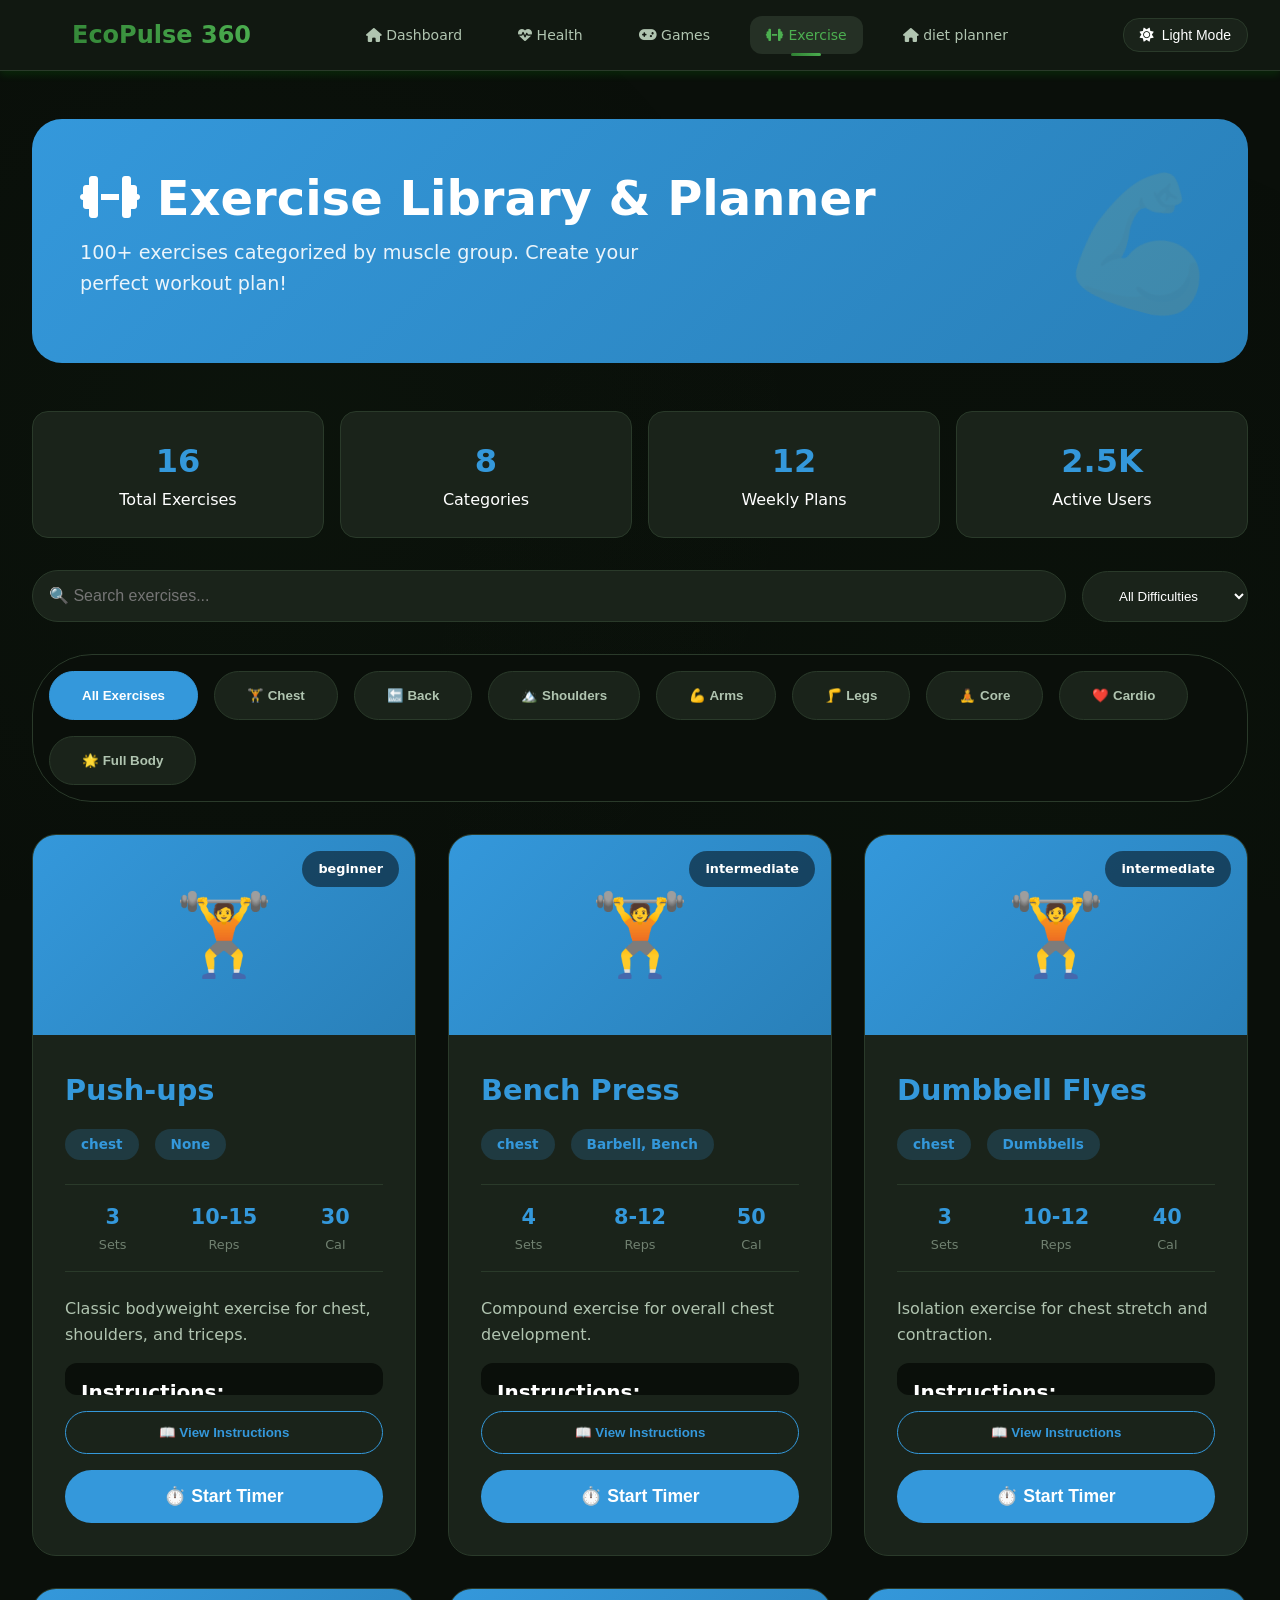
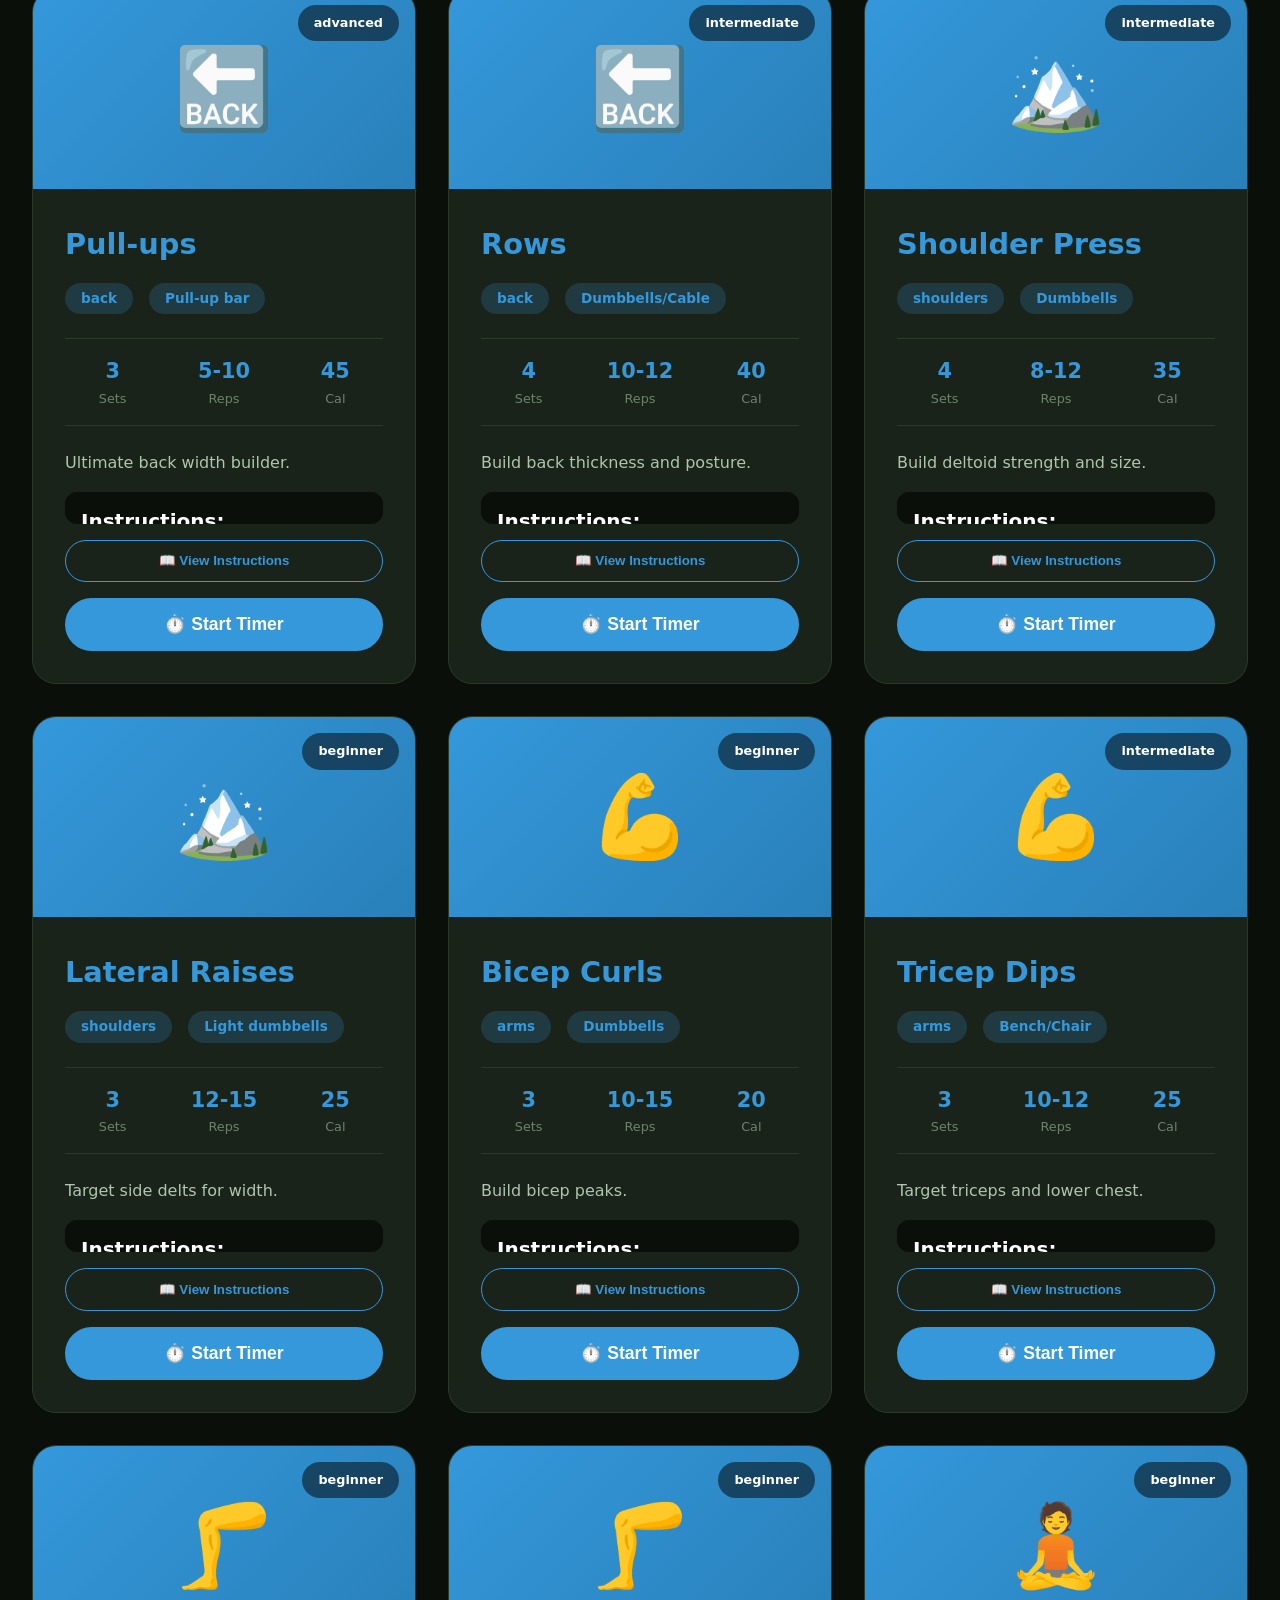
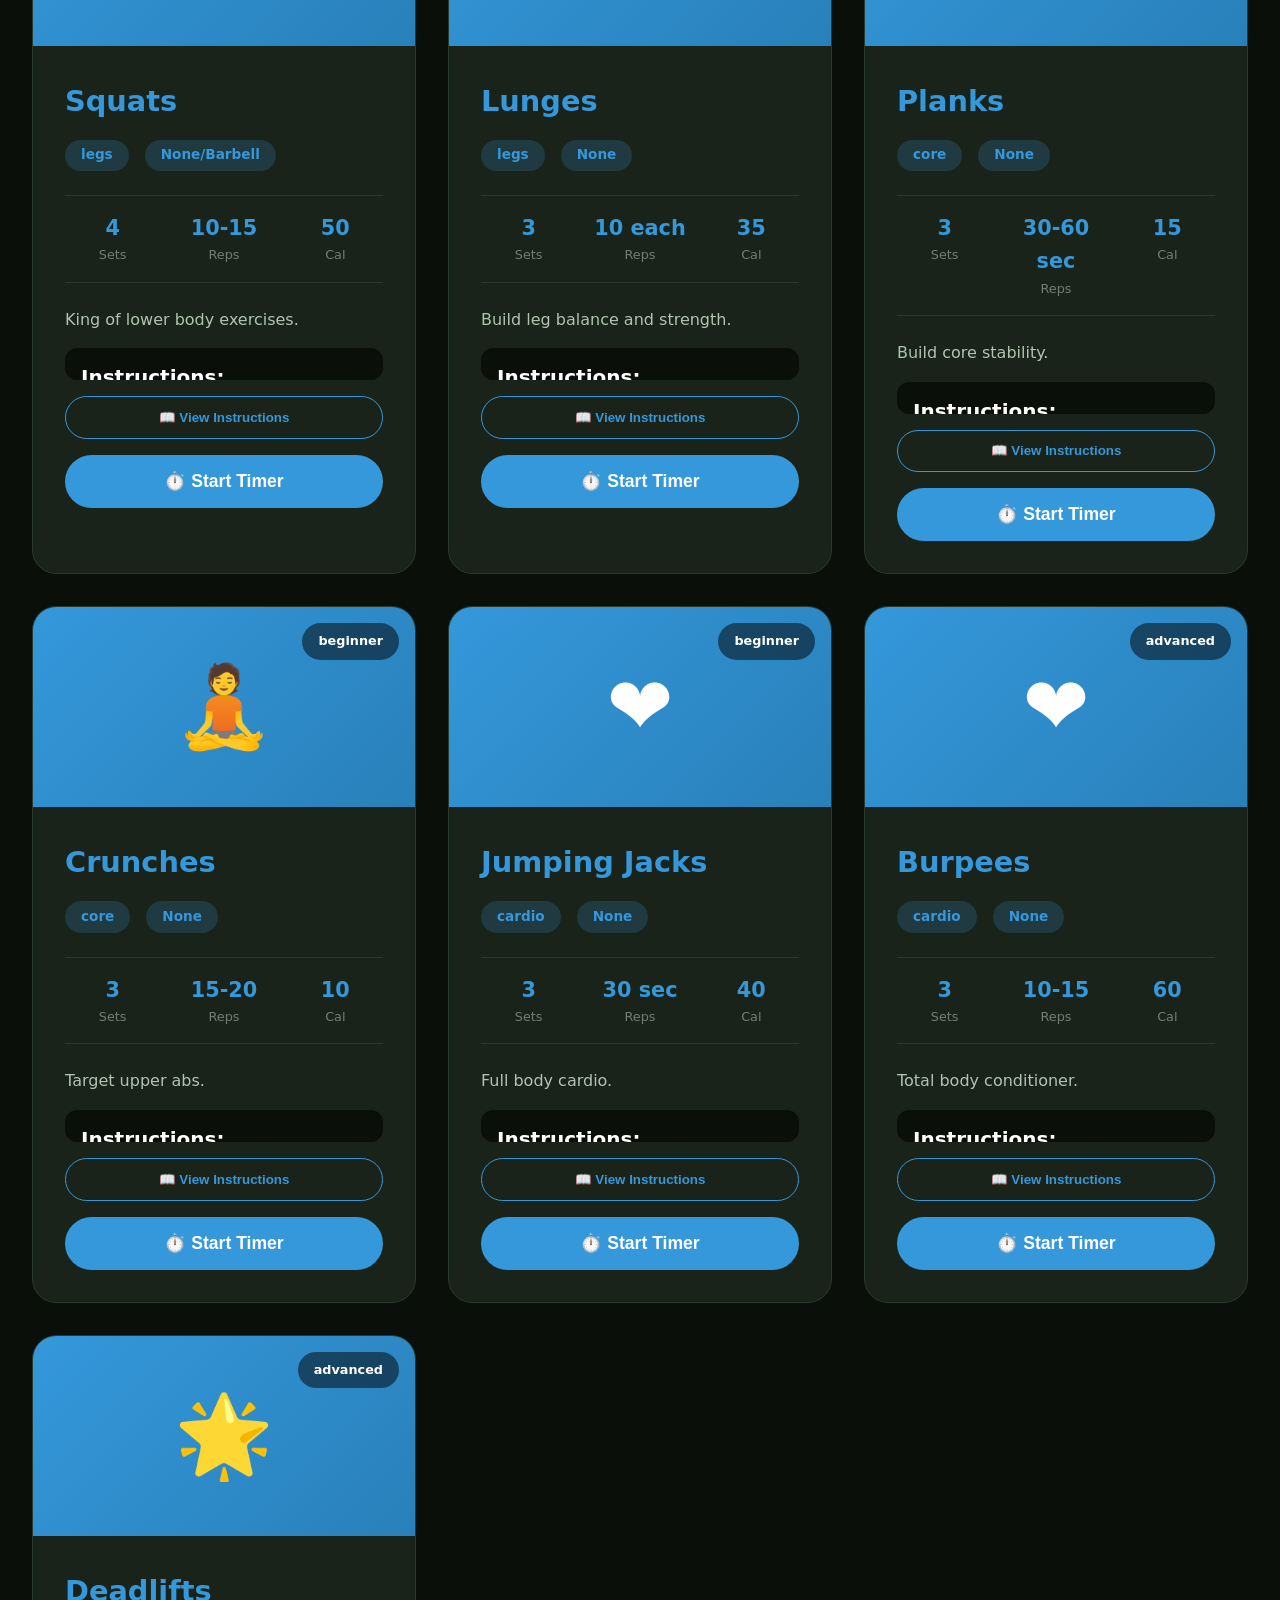
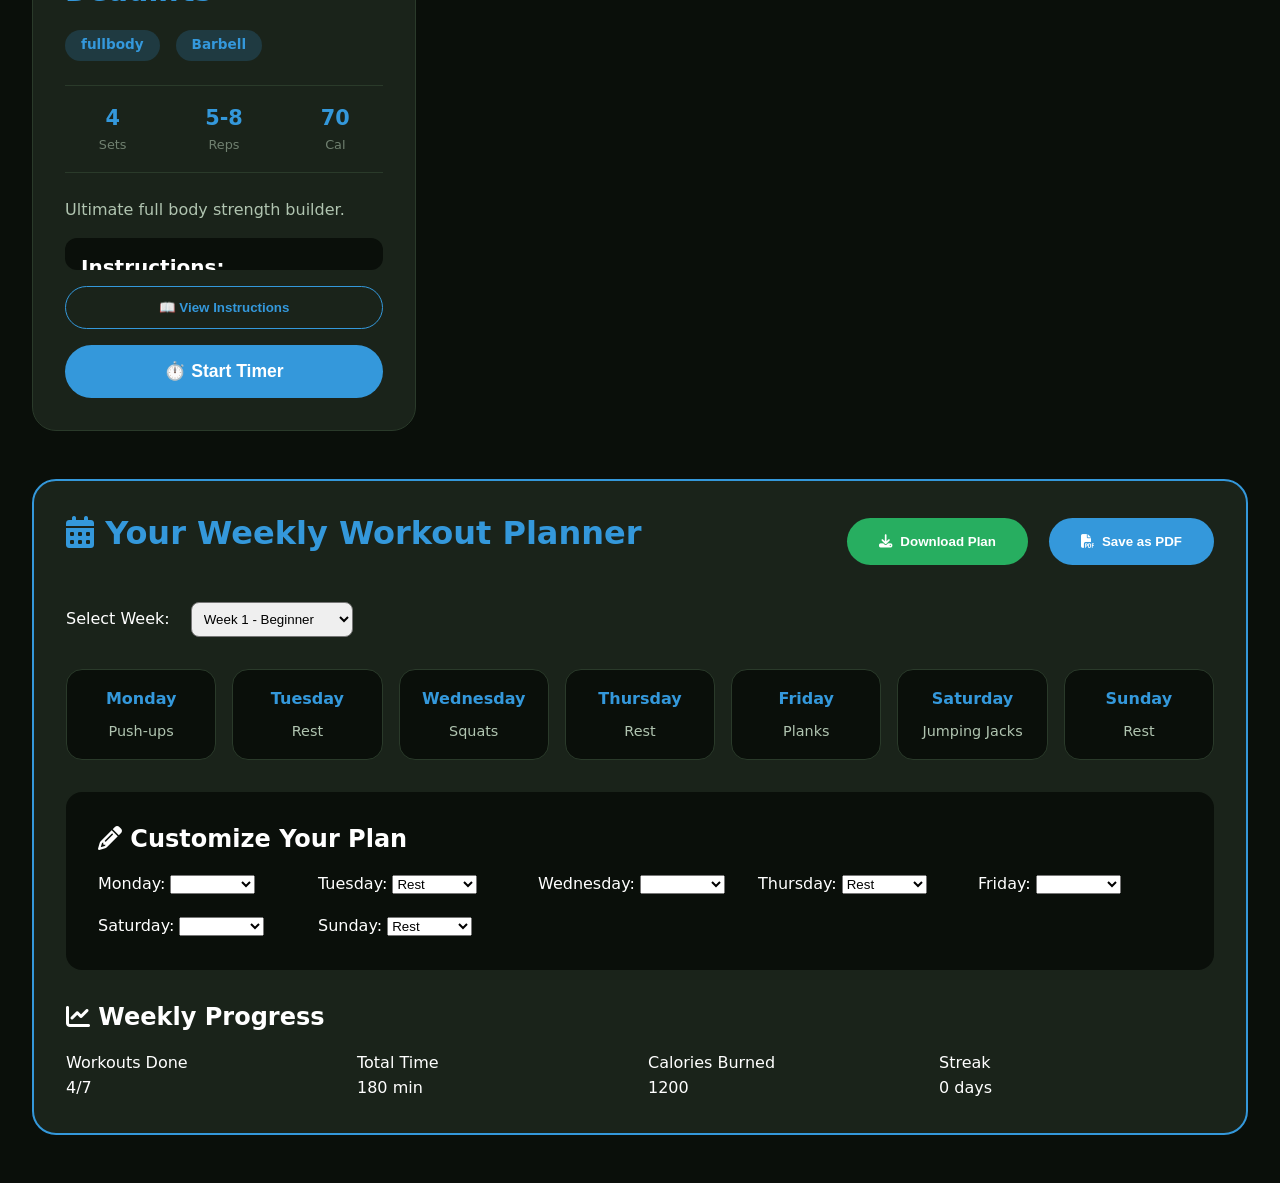
<file: exercise.html>
<!DOCTYPE html>
<html lang="en" data-theme="dark">
<head>
    <meta charset="UTF-8">
    <meta name="viewport" content="width=device-width, initial-scale=1.0">
    <title>EcoPulse 360 - Exercise Library</title>
    <link rel="stylesheet" href="https://cdnjs.cloudflare.com/ajax/libs/font-awesome/6.4.0/css/all.min.css">
    <link rel="stylesheet" href="css/style.css">
    <style>
        /* Exercise Page Specific Styles */
        .exercise-hero {
            background: linear-gradient(135deg, #3498db, #2980b9);
            border-radius: 30px;
            padding: 3rem;
            margin-bottom: 3rem;
            position: relative;
            overflow: hidden;
            color: white;
        }
        
        .exercise-hero::before {
            content: '💪';
            position: absolute;
            right: 20px;
            bottom: 20px;
            font-size: 8rem;
            opacity: 0.1;
            transform: rotate(15deg);
        }

        .category-tabs {
            display: flex;
            gap: 1rem;
            flex-wrap: wrap;
            margin: 2rem 0;
            position: sticky;
            top: 80px;
            z-index: 100;
            background: var(--bg-primary);
            padding: 1rem;
            border-radius: 60px;
            border: 1px solid var(--border-color);
        }

        .category-tab {
            padding: 1rem 2rem;
            border-radius: 40px;
            cursor: pointer;
            font-weight: 600;
            transition: all 0.3s ease;
            background: var(--bg-card);
            color: var(--text-secondary);
            border: 1px solid var(--border-color);
        }

        .category-tab:hover {
            border-color: #3498db;
            color: #3498db;
        }

        .category-tab.active {
            background: #3498db;
            color: white;
            border-color: #3498db;
        }

        .exercise-grid {
            display: grid;
            grid-template-columns: repeat(auto-fit, minmax(350px, 1fr));
            gap: 2rem;
            margin: 2rem 0;
        }

        .exercise-card {
            background: var(--bg-card);
            border-radius: 24px;
            overflow: hidden;
            border: 1px solid var(--border-color);
            transition: all 0.3s ease;
        }

        .exercise-card:hover {
            transform: translateY(-10px);
            border-color: #3498db;
            box-shadow: 0 20px 40px rgba(52, 152, 219, 0.3);
        }

        .exercise-image {
            height: 200px;
            background: linear-gradient(135deg, #3498db, #2980b9);
            display: flex;
            align-items: center;
            justify-content: center;
            font-size: 5rem;
            color: white;
            position: relative;
            overflow: hidden;
        }

        .exercise-difficulty {
            position: absolute;
            top: 1rem;
            right: 1rem;
            padding: 0.5rem 1rem;
            border-radius: 30px;
            font-size: 0.8rem;
            font-weight: 600;
            background: rgba(0,0,0,0.5);
            color: white;
        }

        .exercise-content {
            padding: 2rem;
        }

        .exercise-title {
            font-size: 1.8rem;
            font-weight: 700;
            margin-bottom: 0.5rem;
            color: #3498db;
        }

        .exercise-meta {
            display: flex;
            gap: 1rem;
            margin: 1rem 0;
            flex-wrap: wrap;
        }

        .exercise-tag {
            background: rgba(52, 152, 219, 0.2);
            color: #3498db;
            padding: 0.3rem 1rem;
            border-radius: 20px;
            font-size: 0.85rem;
            font-weight: 600;
        }

        .exercise-stats {
            display: grid;
            grid-template-columns: repeat(3, 1fr);
            gap: 1rem;
            margin: 1.5rem 0;
            padding: 1rem 0;
            border-top: 1px solid var(--border-color);
            border-bottom: 1px solid var(--border-color);
        }

        .exercise-stat {
            text-align: center;
        }

        .exercise-stat-value {
            font-size: 1.3rem;
            font-weight: 700;
            color: #3498db;
        }

        .exercise-stat-label {
            font-size: 0.8rem;
            color: var(--text-muted);
        }

        .exercise-description {
            color: var(--text-secondary);
            line-height: 1.6;
            margin: 1rem 0;
        }

        .exercise-instructions {
            background: var(--bg-primary);
            padding: 1rem;
            border-radius: 12px;
            margin: 1rem 0;
            max-height: 0;
            overflow: hidden;
            transition: max-height 0.5s ease;
        }

        .exercise-instructions.show {
            max-height: 500px;
        }

        .view-instructions-btn {
            background: transparent;
            border: 1px solid #3498db;
            color: #3498db;
            padding: 0.8rem 1.5rem;
            border-radius: 30px;
            cursor: pointer;
            width: 100%;
            font-weight: 600;
            transition: all 0.3s ease;
        }

        .view-instructions-btn:hover {
            background: #3498db;
            color: white;
        }

        .start-exercise-btn {
            background: #3498db;
            color: white;
            border: none;
            padding: 1rem 2rem;
            border-radius: 30px;
            cursor: pointer;
            width: 100%;
            font-weight: 600;
            font-size: 1.1rem;
            margin-top: 1rem;
            transition: all 0.3s ease;
        }

        .start-exercise-btn:hover {
            background: #2980b9;
            transform: scale(1.02);
        }

        /* Workout Planner Section */
        .planner-section {
            background: var(--bg-card);
            border-radius: 24px;
            padding: 2rem;
            margin: 3rem 0;
            border: 2px solid #3498db;
        }

        .planner-header {
            display: flex;
            justify-content: space-between;
            align-items: center;
            flex-wrap: wrap;
            margin-bottom: 2rem;
        }

        .planner-title {
            font-size: 2rem;
            color: #3498db;
        }

        .download-btn {
            background: #27ae60;
            color: white;
            border: none;
            padding: 1rem 2rem;
            border-radius: 30px;
            cursor: pointer;
            font-weight: 600;
            display: inline-flex;
            align-items: center;
            gap: 0.5rem;
            transition: all 0.3s ease;
        }

        .download-btn:hover {
            background: #2ecc71;
            transform: scale(1.05);
        }

        .week-grid {
            display: grid;
            grid-template-columns: repeat(7, 1fr);
            gap: 1rem;
            margin: 2rem 0;
        }

        .day-card {
            background: var(--bg-primary);
            border-radius: 16px;
            padding: 1rem;
            text-align: center;
            border: 1px solid var(--border-color);
        }

        .day-name {
            font-weight: 700;
            color: #3498db;
            margin-bottom: 0.5rem;
        }

        .day-workout {
            font-size: 0.9rem;
            color: var(--text-secondary);
        }

        .day-workout.selected {
            background: rgba(52, 152, 219, 0.2);
            padding: 0.3rem;
            border-radius: 8px;
        }

        /* Timer Modal */
        .timer-modal {
            display: none;
            position: fixed;
            top: 50%;
            left: 50%;
            transform: translate(-50%, -50%);
            background: var(--bg-card);
            padding: 3rem;
            border-radius: 30px;
            z-index: 2000;
            box-shadow: 0 20px 60px rgba(0,0,0,0.5);
            border: 2px solid #3498db;
            text-align: center;
        }

        .timer-modal.active {
            display: block;
            animation: popIn 0.5s ease;
        }

        .timer-display {
            font-size: 6rem;
            font-weight: 700;
            color: #3498db;
            font-family: monospace;
            margin: 2rem 0;
        }

        .timer-controls {
            display: flex;
            gap: 1rem;
            justify-content: center;
        }

        .timer-btn {
            padding: 1rem 2rem;
            border: none;
            border-radius: 50px;
            cursor: pointer;
            font-weight: 600;
            transition: all 0.3s ease;
        }

        .timer-btn.start {
            background: #27ae60;
            color: white;
        }

        .timer-btn.pause {
            background: #f39c12;
            color: white;
        }

        .timer-btn.reset {
            background: #e74c3c;
            color: white;
        }

        .overlay {
            display: none;
            position: fixed;
            top: 0;
            left: 0;
            right: 0;
            bottom: 0;
            background: rgba(0,0,0,0.7);
            z-index: 1999;
        }

        .overlay.active {
            display: block;
        }

        @keyframes popIn {
            from { transform: translate(-50%, -50%) scale(0); }
            to { transform: translate(-50%, -50%) scale(1); }
        }

        /* Filter Bar */
        .filter-bar {
            display: flex;
            gap: 1rem;
            margin: 2rem 0;
            flex-wrap: wrap;
            align-items: center;
        }

        .search-input {
            flex: 1;
            padding: 1rem;
            border-radius: 50px;
            border: 1px solid var(--border-color);
            background: var(--bg-card);
            color: var(--text-primary);
            font-size: 1rem;
        }

        .difficulty-filter {
            padding: 1rem 2rem;
            border-radius: 50px;
            border: 1px solid var(--border-color);
            background: var(--bg-card);
            color: var(--text-primary);
            cursor: pointer;
        }

        .stats-summary {
            display: grid;
            grid-template-columns: repeat(4, 1fr);
            gap: 1rem;
            margin: 2rem 0;
        }

        .stat-card {
            background: var(--bg-card);
            padding: 1.5rem;
            border-radius: 16px;
            text-align: center;
            border: 1px solid var(--border-color);
        }

        .stat-number {
            font-size: 2rem;
            font-weight: 700;
            color: #3498db;
        }

        @media (max-width: 768px) {
            .week-grid {
                grid-template-columns: repeat(1, 1fr);
            }
            .stats-summary {
                grid-template-columns: repeat(2, 1fr);
            }
        }
    </style>
</head>
<body>
    <!-- Navigation -->
    <nav class="navbar">
        <div class="logo">
            <i class="fas fa-leaf"></i>
            <span>EcoPulse 360</span>
        </div>
        <div class="nav-links">
            <a href="index.html"><i class="fas fa-home"></i> Dashboard</a>
            <a href="healthcare.html"><i class="fas fa-heartbeat"></i> Health</a>
            <a href="games.html"><i class="fas fa-gamepad"></i> Games</a>
            <a href="exercise.html" class="active"><i class="fas fa-dumbbell"></i> Exercise</a>
             <a href="diet-planner.html"><i class="fas fa-home"></i> diet planner</a>
          
        </div>
        <div class="nav-right">
            <button class="theme-toggle" id="themeToggle">
                <i class="fas fa-moon"></i> Dark Mode
            </button>
        </div>
    </nav>

    <!-- Main Container -->
    <div class="dashboard-container">
        <!-- Exercise Hero -->
        <div class="exercise-hero">
            <h1 style="font-size: 3rem; margin-bottom: 0.5rem;">
                <i class="fas fa-dumbbell"></i> 
                Exercise Library & Planner
            </h1>
            <p style="color: rgba(255,255,255,0.9); font-size: 1.2rem; max-width: 600px;">
                100+ exercises categorized by muscle group. Create your perfect workout plan!
            </p>
        </div>

        <!-- Stats Summary -->
        <div class="stats-summary">
            <div class="stat-card">
                <div class="stat-number" id="totalExercises">124</div>
                <div>Total Exercises</div>
            </div>
            <div class="stat-card">
                <div class="stat-number" id="totalCategories">8</div>
                <div>Categories</div>
            </div>
            <div class="stat-card">
                <div class="stat-number" id="weeklyPlans">12</div>
                <div>Weekly Plans</div>
            </div>
            <div class="stat-card">
                <div class="stat-number" id="activeUsers">2.5K</div>
                <div>Active Users</div>
            </div>
        </div>

        <!-- Filter Bar -->
        <div class="filter-bar">
            <input type="text" class="search-input" id="searchExercise" placeholder="🔍 Search exercises..." onkeyup="filterExercises()">
            <select class="difficulty-filter" id="difficultyFilter" onchange="filterExercises()">
                <option value="all">All Difficulties</option>
                <option value="beginner">Beginner</option>
                <option value="intermediate">Intermediate</option>
                <option value="advanced">Advanced</option>
            </select>
        </div>

        <!-- Category Tabs -->
        <div class="category-tabs" id="categoryTabs">
            <button class="category-tab active" onclick="filterByCategory('all')">All Exercises</button>
            <button class="category-tab" onclick="filterByCategory('chest')">🏋️ Chest</button>
            <button class="category-tab" onclick="filterByCategory('back')">🔙 Back</button>
            <button class="category-tab" onclick="filterByCategory('shoulders')">🏔️ Shoulders</button>
            <button class="category-tab" onclick="filterByCategory('arms')">💪 Arms</button>
            <button class="category-tab" onclick="filterByCategory('legs')">🦵 Legs</button>
            <button class="category-tab" onclick="filterByCategory('core')">🧘 Core</button>
            <button class="category-tab" onclick="filterByCategory('cardio')">❤️ Cardio</button>
            <button class="category-tab" onclick="filterByCategory('fullbody')">🌟 Full Body</button>
        </div>

        <!-- Exercise Grid -->
        <div class="exercise-grid" id="exerciseGrid">
            <!-- Exercises will be populated by JavaScript -->
        </div>

        <!-- Workout Planner Section -->
        <div class="planner-section">
            <div class="planner-header">
                <h2 class="planner-title"><i class="fas fa-calendar-alt"></i> Your Weekly Workout Planner</h2>
                <div>
                    <button class="download-btn" onclick="downloadPlanAsPNG()">
                        <i class="fas fa-download"></i> Download Plan
                    </button>
                    <button class="download-btn" style="background: #3498db; margin-left: 1rem;" onclick="downloadPlanAsPDF()">
                        <i class="fas fa-file-pdf"></i> Save as PDF
                    </button>
                </div>
            </div>

            <!-- Week Selection -->
            <div style="margin-bottom: 2rem;">
                <label>Select Week:</label>
                <select id="weekSelect" onchange="loadWeekPlan()" style="margin-left: 1rem; padding: 0.5rem; border-radius: 8px;">
                    <option value="1">Week 1 - Beginner</option>
                    <option value="2">Week 2 - Foundation</option>
                    <option value="3">Week 3 - Building</option>
                    <option value="4">Week 4 - Strength</option>
                    <option value="5">Week 5 - Advanced</option>
                </select>
            </div>

            <!-- Weekly Grid -->
            <div class="week-grid" id="weekGrid">
                <!-- Will be populated by JavaScript -->
            </div>

            <!-- Customize Plan -->
            <div style="margin-top: 2rem; padding: 2rem; background: var(--bg-primary); border-radius: 16px;">
                <h3><i class="fas fa-pencil-alt"></i> Customize Your Plan</h3>
                <div style="display: grid; grid-template-columns: repeat(auto-fit, minmax(200px, 1fr)); gap: 1rem; margin-top: 1rem;">
                    <div>
                        <label>Monday:</label>
                        <select class="form-control" id="monExercise" onchange="updatePlan('mon', this.value)">
                            <option value="Rest">Rest</option>
                            <option value="Chest Day">Chest Day</option>
                            <option value="Back Day">Back Day</option>
                            <option value="Leg Day">Leg Day</option>
                            <option value="Arm Day">Arm Day</option>
                            <option value="Cardio">Cardio</option>
                            <option value="Full Body">Full Body</option>
                        </select>
                    </div>
                    <div>
                        <label>Tuesday:</label>
                        <select class="form-control" id="tueExercise" onchange="updatePlan('tue', this.value)">
                            <option value="Rest">Rest</option>
                            <option value="Chest Day">Chest Day</option>
                            <option value="Back Day">Back Day</option>
                            <option value="Leg Day">Leg Day</option>
                            <option value="Arm Day">Arm Day</option>
                            <option value="Cardio">Cardio</option>
                            <option value="Full Body">Full Body</option>
                        </select>
                    </div>
                    <div>
                        <label>Wednesday:</label>
                        <select class="form-control" id="wedExercise" onchange="updatePlan('wed', this.value)">
                            <option value="Rest">Rest</option>
                            <option value="Chest Day">Chest Day</option>
                            <option value="Back Day">Back Day</option>
                            <option value="Leg Day">Leg Day</option>
                            <option value="Arm Day">Arm Day</option>
                            <option value="Cardio">Cardio</option>
                            <option value="Full Body">Full Body</option>
                        </select>
                    </div>
                    <div>
                        <label>Thursday:</label>
                        <select class="form-control" id="thuExercise" onchange="updatePlan('thu', this.value)">
                            <option value="Rest">Rest</option>
                            <option value="Chest Day">Chest Day</option>
                            <option value="Back Day">Back Day</option>
                            <option value="Leg Day">Leg Day</option>
                            <option value="Arm Day">Arm Day</option>
                            <option value="Cardio">Cardio</option>
                            <option value="Full Body">Full Body</option>
                        </select>
                    </div>
                    <div>
                        <label>Friday:</label>
                        <select class="form-control" id="friExercise" onchange="updatePlan('fri', this.value)">
                            <option value="Rest">Rest</option>
                            <option value="Chest Day">Chest Day</option>
                            <option value="Back Day">Back Day</option>
                            <option value="Leg Day">Leg Day</option>
                            <option value="Arm Day">Arm Day</option>
                            <option value="Cardio">Cardio</option>
                            <option value="Full Body">Full Body</option>
                        </select>
                    </div>
                    <div>
                        <label>Saturday:</label>
                        <select class="form-control" id="satExercise" onchange="updatePlan('sat', this.value)">
                            <option value="Rest">Rest</option>
                            <option value="Chest Day">Chest Day</option>
                            <option value="Back Day">Back Day</option>
                            <option value="Leg Day">Leg Day</option>
                            <option value="Arm Day">Arm Day</option>
                            <option value="Cardio">Cardio</option>
                            <option value="Full Body">Full Body</option>
                        </select>
                    </div>
                    <div>
                        <label>Sunday:</label>
                        <select class="form-control" id="sunExercise" onchange="updatePlan('sun', this.value)">
                            <option value="Rest">Rest</option>
                            <option value="Chest Day">Chest Day</option>
                            <option value="Back Day">Back Day</option>
                            <option value="Leg Day">Leg Day</option>
                            <option value="Arm Day">Arm Day</option>
                            <option value="Cardio">Cardio</option>
                            <option value="Full Body">Full Body</option>
                        </select>
                    </div>
                </div>
            </div>

            <!-- Progress Tracker -->
            <div style="margin-top: 2rem;">
                <h3><i class="fas fa-chart-line"></i> Weekly Progress</h3>
                <div style="display: grid; grid-template-columns: repeat(4, 1fr); gap: 1rem; margin-top: 1rem;">
                    <div class="stat-box">
                        <div>Workouts Done</div>
                        <div class="high-score" id="workoutsDone">0/7</div>
                    </div>
                    <div class="stat-box">
                        <div>Total Time</div>
                        <div class="high-score" id="totalTime">0 min</div>
                    </div>
                    <div class="stat-box">
                        <div>Calories Burned</div>
                        <div class="high-score" id="totalCalories">0</div>
                    </div>
                    <div class="stat-box">
                        <div>Streak</div>
                        <div class="high-score" id="streak">0 days</div>
                    </div>
                </div>
            </div>
        </div>
    </div>

    <!-- Timer Modal -->
    <div class="overlay" id="overlay" onclick="closeTimer()"></div>
    <div class="timer-modal" id="timerModal">
        <h2 id="currentExercise">Exercise Timer</h2>
        <div class="timer-display" id="timer">00:00</div>
        <div class="timer-controls">
            <button class="timer-btn start" onclick="startTimer()">▶ Start</button>
            <button class="timer-btn pause" onclick="pauseTimer()">⏸ Pause</button>
            <button class="timer-btn reset" onclick="resetTimer()">🔄 Reset</button>
            <button class="timer-btn" style="background: #e74c3c;" onclick="closeTimer()">✖ Close</button>
        </div>
    </div>

    <script>
        // Exercise Database
        const exercises = [
            // Chest Exercises
            { id: 1, name: 'Push-ups', category: 'chest', difficulty: 'beginner', icon: '🏋️', sets: 3, reps: '10-15', time: '5 min', calories: '30', equipment: 'None', description: 'Classic bodyweight exercise for chest, shoulders, and triceps.', instructions: ['Start in plank position', 'Lower chest to ground', 'Push back up', 'Keep core tight'] },
            { id: 2, name: 'Bench Press', category: 'chest', difficulty: 'intermediate', icon: '🏋️', sets: 4, reps: '8-12', time: '10 min', calories: '50', equipment: 'Barbell, Bench', description: 'Compound exercise for overall chest development.', instructions: ['Lie on bench', 'Grip bar shoulder-width', 'Lower to chest', 'Press up'] },
            { id: 3, name: 'Dumbbell Flyes', category: 'chest', difficulty: 'intermediate', icon: '🏋️', sets: 3, reps: '10-12', time: '8 min', calories: '40', equipment: 'Dumbbells', description: 'Isolation exercise for chest stretch and contraction.', instructions: ['Lie on bench', 'Arms extended with slight bend', 'Lower arms wide', 'Squeeze chest up'] },
            
            // Back Exercises
            { id: 4, name: 'Pull-ups', category: 'back', difficulty: 'advanced', icon: '🔙', sets: 3, reps: '5-10', time: '6 min', calories: '45', equipment: 'Pull-up bar', description: 'Ultimate back width builder.', instructions: ['Hang from bar', 'Pull up until chin over bar', 'Lower controlled', 'Use full range'] },
            { id: 5, name: 'Rows', category: 'back', difficulty: 'intermediate', icon: '🔙', sets: 4, reps: '10-12', time: '8 min', calories: '40', equipment: 'Dumbbells/Cable', description: 'Build back thickness and posture.', instructions: ['Bend at hips', 'Pull weight to chest', 'Squeeze shoulder blades', 'Lower controlled'] },
            
            // Shoulder Exercises
            { id: 6, name: 'Shoulder Press', category: 'shoulders', difficulty: 'intermediate', icon: '🏔️', sets: 4, reps: '8-12', time: '8 min', calories: '35', equipment: 'Dumbbells', description: 'Build deltoid strength and size.', instructions: ['Sit with back support', 'Press weights overhead', 'Keep core tight', 'Control descent'] },
            { id: 7, name: 'Lateral Raises', category: 'shoulders', difficulty: 'beginner', icon: '🏔️', sets: 3, reps: '12-15', time: '5 min', calories: '25', equipment: 'Light dumbbells', description: 'Target side delts for width.', instructions: ['Stand with dumbbells', 'Raise arms to side', 'Lead with elbows', 'Lower slowly'] },
            
            // Arm Exercises
            { id: 8, name: 'Bicep Curls', category: 'arms', difficulty: 'beginner', icon: '💪', sets: 3, reps: '10-15', time: '5 min', calories: '20', equipment: 'Dumbbells', description: 'Build bicep peaks.', instructions: ['Stand with dumbbells', 'Curl weights up', 'Squeeze at top', 'Lower controlled'] },
            { id: 9, name: 'Tricep Dips', category: 'arms', difficulty: 'intermediate', icon: '💪', sets: 3, reps: '10-12', time: '5 min', calories: '25', equipment: 'Bench/Chair', description: 'Target triceps and lower chest.', instructions: ['Grip bench behind', 'Lower body down', 'Push back up', 'Keep elbows back'] },
            
            // Leg Exercises
            { id: 10, name: 'Squats', category: 'legs', difficulty: 'beginner', icon: '🦵', sets: 4, reps: '10-15', time: '8 min', calories: '50', equipment: 'None/Barbell', description: 'King of lower body exercises.', instructions: ['Stand feet shoulder-width', 'Lower like sitting', 'Keep chest up', 'Drive through heels'] },
            { id: 11, name: 'Lunges', category: 'legs', difficulty: 'beginner', icon: '🦵', sets: 3, reps: '10 each', time: '6 min', calories: '35', equipment: 'None', description: 'Build leg balance and strength.', instructions: ['Step forward', 'Lower back knee', 'Keep front knee aligned', 'Push back up'] },
            
            // Core Exercises
            { id: 12, name: 'Planks', category: 'core', difficulty: 'beginner', icon: '🧘', sets: 3, reps: '30-60 sec', time: '5 min', calories: '15', equipment: 'None', description: 'Build core stability.', instructions: ['Hold push-up position', 'Keep body straight', 'Squeeze glutes', 'Breathe steadily'] },
            { id: 13, name: 'Crunches', category: 'core', difficulty: 'beginner', icon: '🧘', sets: 3, reps: '15-20', time: '4 min', calories: '10', equipment: 'None', description: 'Target upper abs.', instructions: ['Lie on back', 'Curl shoulders up', 'Keep lower back down', 'Squeeze abs'] },
            
            // Cardio Exercises
            { id: 14, name: 'Jumping Jacks', category: 'cardio', difficulty: 'beginner', icon: '❤️', sets: 3, reps: '30 sec', time: '5 min', calories: '40', equipment: 'None', description: 'Full body cardio.', instructions: ['Jump feet out', 'Arms overhead', 'Jump back', 'Keep rhythm'] },
            { id: 15, name: 'Burpees', category: 'cardio', difficulty: 'advanced', icon: '❤️', sets: 3, reps: '10-15', time: '6 min', calories: '60', equipment: 'None', description: 'Total body conditioner.', instructions: ['Drop to squat', 'Kick feet back', 'Do push-up', 'Jump up'] },
            
            // Full Body
            { id: 16, name: 'Deadlifts', category: 'fullbody', difficulty: 'advanced', icon: '🌟', sets: 4, reps: '5-8', time: '10 min', calories: '70', equipment: 'Barbell', description: 'Ultimate full body strength builder.', instructions: ['Hinge at hips', 'Grip bar', 'Drive through heels', 'Stand tall'] },
        ];

        // Weekly Plans
        const weeklyPlans = {
            1: { mon: 'Push-ups', tue: 'Rest', wed: 'Squats', thu: 'Rest', fri: 'Planks', sat: 'Jumping Jacks', sun: 'Rest' },
            2: { mon: 'Bench Press', tue: 'Rows', wed: 'Lunges', thu: 'Rest', fri: 'Shoulder Press', sat: 'Burpees', sun: 'Rest' },
            3: { mon: 'Pull-ups', tue: 'Dumbbell Flyes', wed: 'Deadlifts', thu: 'Rest', fri: 'Bicep Curls', sat: 'Tricep Dips', sun: 'Rest' },
            4: { mon: 'Chest Day', tue: 'Back Day', wed: 'Leg Day', thu: 'Rest', fri: 'Arm Day', sat: 'Cardio', sun: 'Rest' },
            5: { mon: 'Full Body', tue: 'HIIT', wed: 'Strength', thu: 'Rest', fri: 'Power', sat: 'Endurance', sun: 'Rest' }
        };

        let currentCategory = 'all';
        let timerInterval = null;
        let timerSeconds = 0;
        let timerRunning = false;
        let currentExercise = null;

        // Initialize
        document.addEventListener('DOMContentLoaded', function() {
            displayExercises(exercises);
            loadWeekPlan();
            updateStats();
            loadCustomPlan();
        });

        // Display Exercises
        function displayExercises(exercisesToShow) {
            const grid = document.getElementById('exerciseGrid');
            grid.innerHTML = exercisesToShow.map(exercise => `
                <div class="exercise-card">
                    <div class="exercise-image">
                        ${exercise.icon}
                        <span class="exercise-difficulty">${exercise.difficulty}</span>
                    </div>
                    <div class="exercise-content">
                        <div class="exercise-title">${exercise.name}</div>
                        <div class="exercise-meta">
                            <span class="exercise-tag">${exercise.category}</span>
                            <span class="exercise-tag">${exercise.equipment}</span>
                        </div>
                        <div class="exercise-stats">
                            <div class="exercise-stat">
                                <div class="exercise-stat-value">${exercise.sets}</div>
                                <div class="exercise-stat-label">Sets</div>
                            </div>
                            <div class="exercise-stat">
                                <div class="exercise-stat-value">${exercise.reps}</div>
                                <div class="exercise-stat-label">Reps</div>
                            </div>
                            <div class="exercise-stat">
                                <div class="exercise-stat-value">${exercise.calories}</div>
                                <div class="exercise-stat-label">Cal</div>
                            </div>
                        </div>
                        <p class="exercise-description">${exercise.description}</p>
                        
                        <div class="exercise-instructions" id="instructions-${exercise.id}">
                            <h4>Instructions:</h4>
                            <ol>
                                ${exercise.instructions.map(inst => `<li>${inst}</li>`).join('')}
                            </ol>
                        </div>
                        
                        <button class="view-instructions-btn" onclick="toggleInstructions(${exercise.id})">
                            📖 View Instructions
                        </button>
                        
                        <button class="start-exercise-btn" onclick="startExercise('${exercise.name}', ${exercise.time.split(' ')[0]})">
                            ⏱️ Start Timer
                        </button>
                    </div>
                </div>
            `).join('');
        }

        // Filter Functions
        function filterByCategory(category) {
            currentCategory = category;
            
            // Update active tab
            document.querySelectorAll('.category-tab').forEach(tab => tab.classList.remove('active'));
            event.target.classList.add('active');
            
            filterExercises();
        }

        function filterExercises() {
            const searchTerm = document.getElementById('searchExercise').value.toLowerCase();
            const difficulty = document.getElementById('difficultyFilter').value;
            
            let filtered = exercises;
            
            // Filter by category
            if (currentCategory !== 'all') {
                filtered = filtered.filter(ex => ex.category === currentCategory);
            }
            
            // Filter by search
            if (searchTerm) {
                filtered = filtered.filter(ex => 
                    ex.name.toLowerCase().includes(searchTerm) ||
                    ex.category.toLowerCase().includes(searchTerm)
                );
            }
            
            // Filter by difficulty
            if (difficulty !== 'all') {
                filtered = filtered.filter(ex => ex.difficulty === difficulty);
            }
            
            displayExercises(filtered);
        }

        // Toggle Instructions
        function toggleInstructions(id) {
            const instructions = document.getElementById(`instructions-${id}`);
            instructions.classList.toggle('show');
        }

        // Timer Functions
        function startExercise(name, minutes) {
            currentExercise = name;
            timerSeconds = minutes * 60;
            document.getElementById('currentExercise').textContent = name;
            document.getElementById('timer').textContent = formatTime(timerSeconds);
            document.getElementById('timerModal').classList.add('active');
            document.getElementById('overlay').classList.add('active');
        }

        function formatTime(seconds) {
            const mins = Math.floor(seconds / 60);
            const secs = seconds % 60;
            return `${mins.toString().padStart(2, '0')}:${secs.toString().padStart(2, '0')}`;
        }

        function startTimer() {
            if (timerRunning) return;
            timerRunning = true;
            
            timerInterval = setInterval(() => {
                if (timerSeconds > 0) {
                    timerSeconds--;
                    document.getElementById('timer').textContent = formatTime(timerSeconds);
                } else {
                    stopTimer();
                    alert('🎉 Great job! Exercise complete!');
                }
            }, 1000);
        }

        function pauseTimer() {
            timerRunning = false;
            clearInterval(timerInterval);
        }

        function resetTimer() {
            pauseTimer();
            timerSeconds = 60; // Reset to 1 minute
            document.getElementById('timer').textContent = formatTime(timerSeconds);
        }

        function stopTimer() {
            pauseTimer();
            timerRunning = false;
        }

        function closeTimer() {
            pauseTimer();
            document.getElementById('timerModal').classList.remove('active');
            document.getElementById('overlay').classList.remove('active');
        }

        // Weekly Planner Functions
        function loadWeekPlan() {
            const week = document.getElementById('weekSelect').value;
            const plan = weeklyPlans[week];
            
            const days = ['mon', 'tue', 'wed', 'thu', 'fri', 'sat', 'sun'];
            const dayNames = ['Monday', 'Tuesday', 'Wednesday', 'Thursday', 'Friday', 'Saturday', 'Sunday'];
            
            let gridHtml = '';
            days.forEach((day, index) => {
                gridHtml += `
                    <div class="day-card">
                        <div class="day-name">${dayNames[index]}</div>
                        <div class="day-workout" id="day-${day}">${plan[day]}</div>
                    </div>
                `;
            });
            
            document.getElementById('weekGrid').innerHTML = gridHtml;
            
            // Update dropdowns
            document.getElementById('monExercise').value = plan.mon;
            document.getElementById('tueExercise').value = plan.tue;
            document.getElementById('wedExercise').value = plan.wed;
            document.getElementById('thuExercise').value = plan.thu;
            document.getElementById('friExercise').value = plan.fri;
            document.getElementById('satExercise').value = plan.sat;
            document.getElementById('sunExercise').value = plan.sun;
            
            updateProgress(plan);
        }

        function updatePlan(day, value) {
            document.getElementById(`day-${day}`).textContent = value;
            saveCustomPlan();
            updateProgress();
        }

        function saveCustomPlan() {
            const plan = {
                mon: document.getElementById('monExercise').value,
                tue: document.getElementById('tueExercise').value,
                wed: document.getElementById('wedExercise').value,
                thu: document.getElementById('thuExercise').value,
                fri: document.getElementById('friExercise').value,
                sat: document.getElementById('satExercise').value,
                sun: document.getElementById('sunExercise').value
            };
            localStorage.setItem('customWorkoutPlan', JSON.stringify(plan));
            updateProgress(plan);
        }

        function loadCustomPlan() {
            const saved = localStorage.getItem('customWorkoutPlan');
            if (saved) {
                const plan = JSON.parse(saved);
                document.getElementById('monExercise').value = plan.mon;
                document.getElementById('tueExercise').value = plan.tue;
                document.getElementById('wedExercise').value = plan.wed;
                document.getElementById('thuExercise').value = plan.thu;
                document.getElementById('friExercise').value = plan.fri;
                document.getElementById('satExercise').value = plan.sat;
                document.getElementById('sunExercise').value = plan.sun;
                
                document.getElementById('day-mon').textContent = plan.mon;
                document.getElementById('day-tue').textContent = plan.tue;
                document.getElementById('day-wed').textContent = plan.wed;
                document.getElementById('day-thu').textContent = plan.thu;
                document.getElementById('day-fri').textContent = plan.fri;
                document.getElementById('day-sat').textContent = plan.sat;
                document.getElementById('day-sun').textContent = plan.sun;
            }
        }

        function updateProgress(plan) {
            const workouts = Object.values(plan || {
                mon: document.getElementById('monExercise').value,
                tue: document.getElementById('tueExercise').value,
                wed: document.getElementById('wedExercise').value,
                thu: document.getElementById('thuExercise').value,
                fri: document.getElementById('friExercise').value,
                sat: document.getElementById('satExercise').value,
                sun: document.getElementById('sunExercise').value
            });
            
            const workoutCount = workouts.filter(w => w !== 'Rest').length;
            document.getElementById('workoutsDone').textContent = `${workoutCount}/7`;
            
            const totalTime = workoutCount * 45; // Average 45 min per workout
            document.getElementById('totalTime').textContent = totalTime + ' min';
            
            const totalCalories = workoutCount * 300; // Average 300 cal per workout
            document.getElementById('totalCalories').textContent = totalCalories;
            
            // Calculate streak
            let streak = localStorage.getItem('workoutStreak') || 0;
            document.getElementById('streak').textContent = streak + ' days';
        }

        function updateStats() {
            document.getElementById('totalExercises').textContent = exercises.length;
            document.getElementById('totalCategories').textContent = [...new Set(exercises.map(e => e.category))].length;
        }

        // Download Functions
        function downloadPlanAsPNG() {
            const plan = {
                week: document.getElementById('weekSelect').value,
                mon: document.getElementById('monExercise').value,
                tue: document.getElementById('tueExercise').value,
                wed: document.getElementById('wedExercise').value,
                thu: document.getElementById('thuExercise').value,
                fri: document.getElementById('friExercise').value,
                sat: document.getElementById('satExercise').value,
                sun: document.getElementById('sunExercise').value
            };
            
            const planText = `WEEKLY WORKOUT PLAN
━━━━━━━━━━━━━━━━━━━━━
Week ${plan.week}

Monday:    ${plan.mon}
Tuesday:   ${plan.tue}
Wednesday: ${plan.wed}
Thursday:  ${plan.thu}
Friday:    ${plan.fri}
Saturday:  ${plan.sat}
Sunday:    ${plan.sun}
━━━━━━━━━━━━━━━━━━━━━
Total Workouts: ${Object.values(plan).filter(v => v !== 'Rest').length-1}/7

Generated by EcoPulse 360 - Exercise Planner`;

            // Create blob and download
            const blob = new Blob([planText], { type: 'text/plain' });
            const url = window.URL.createObjectURL(blob);
            const a = document.createElement('a');
            a.href = url;
            a.download = `workout-plan-week-${plan.week}.txt`;
            a.click();
        }

        function downloadPlanAsPDF() {
            const plan = {
                week: document.getElementById('weekSelect').value,
                mon: document.getElementById('monExercise').value,
                tue: document.getElementById('tueExercise').value,
                wed: document.getElementById('wedExercise').value,
                thu: document.getElementById('thuExercise').value,
                fri: document.getElementById('friExercise').value,
                sat: document.getElementById('satExercise').value,
                sun: document.getElementById('sunExercise').value
            };
            
            // Create HTML content
            const content = `
                <html>
                <head>
                    <title>Workout Plan</title>
                    <style>
                        body { font-family: Arial; padding: 30px; }
                        h1 { color: #3498db; }
                        .plan { margin-top: 20px; }
                        .day { margin: 10px 0; padding: 10px; border-left: 4px solid #3498db; }
                        .footer { margin-top: 30px; color: #666; }
                    </style>
                </head>
                <body>
                    <h1>Weekly Workout Plan - Week ${plan.week}</h1>
                    <div class="plan">
                        <div class="day"><strong>Monday:</strong> ${plan.mon}</div>
                        <div class="day"><strong>Tuesday:</strong> ${plan.tue}</div>
                        <div class="day"><strong>Wednesday:</strong> ${plan.wed}</div>
                        <div class="day"><strong>Thursday:</strong> ${plan.thu}</div>
                        <div class="day"><strong>Friday:</strong> ${plan.fri}</div>
                        <div class="day"><strong>Saturday:</strong> ${plan.sat}</div>
                        <div class="day"><strong>Sunday:</strong> ${plan.sun}</div>
                    </div>
                    <div class="footer">
                        Total Workouts: ${Object.values(plan).filter(v => v !== 'Rest').length-1}/7<br>
                        Generated by EcoPulse 360 - Exercise Planner
                    </div>
                </body>
                </html>
            `;
            
            const blob = new Blob([content], { type: 'text/html' });
            const url = window.URL.createObjectURL(blob);
            const a = document.createElement('a');
            a.href = url;
            a.download = `workout-plan-week-${plan.week}.html`;
            a.click();
        }

        // Theme Toggle
        document.getElementById('themeToggle').addEventListener('click', function() {
            const html = document.documentElement;
            const currentTheme = html.getAttribute('data-theme');
            const newTheme = currentTheme === 'dark' ? 'light' : 'dark';
            html.setAttribute('data-theme', newTheme);
            this.innerHTML = newTheme === 'dark' ? '<i class="fas fa-moon"></i> Dark Mode' : '<i class="fas fa-sun"></i> Light Mode';
        });
    </script>
    <script src="js/theme.js"></script>
</body>
</html>
</file>
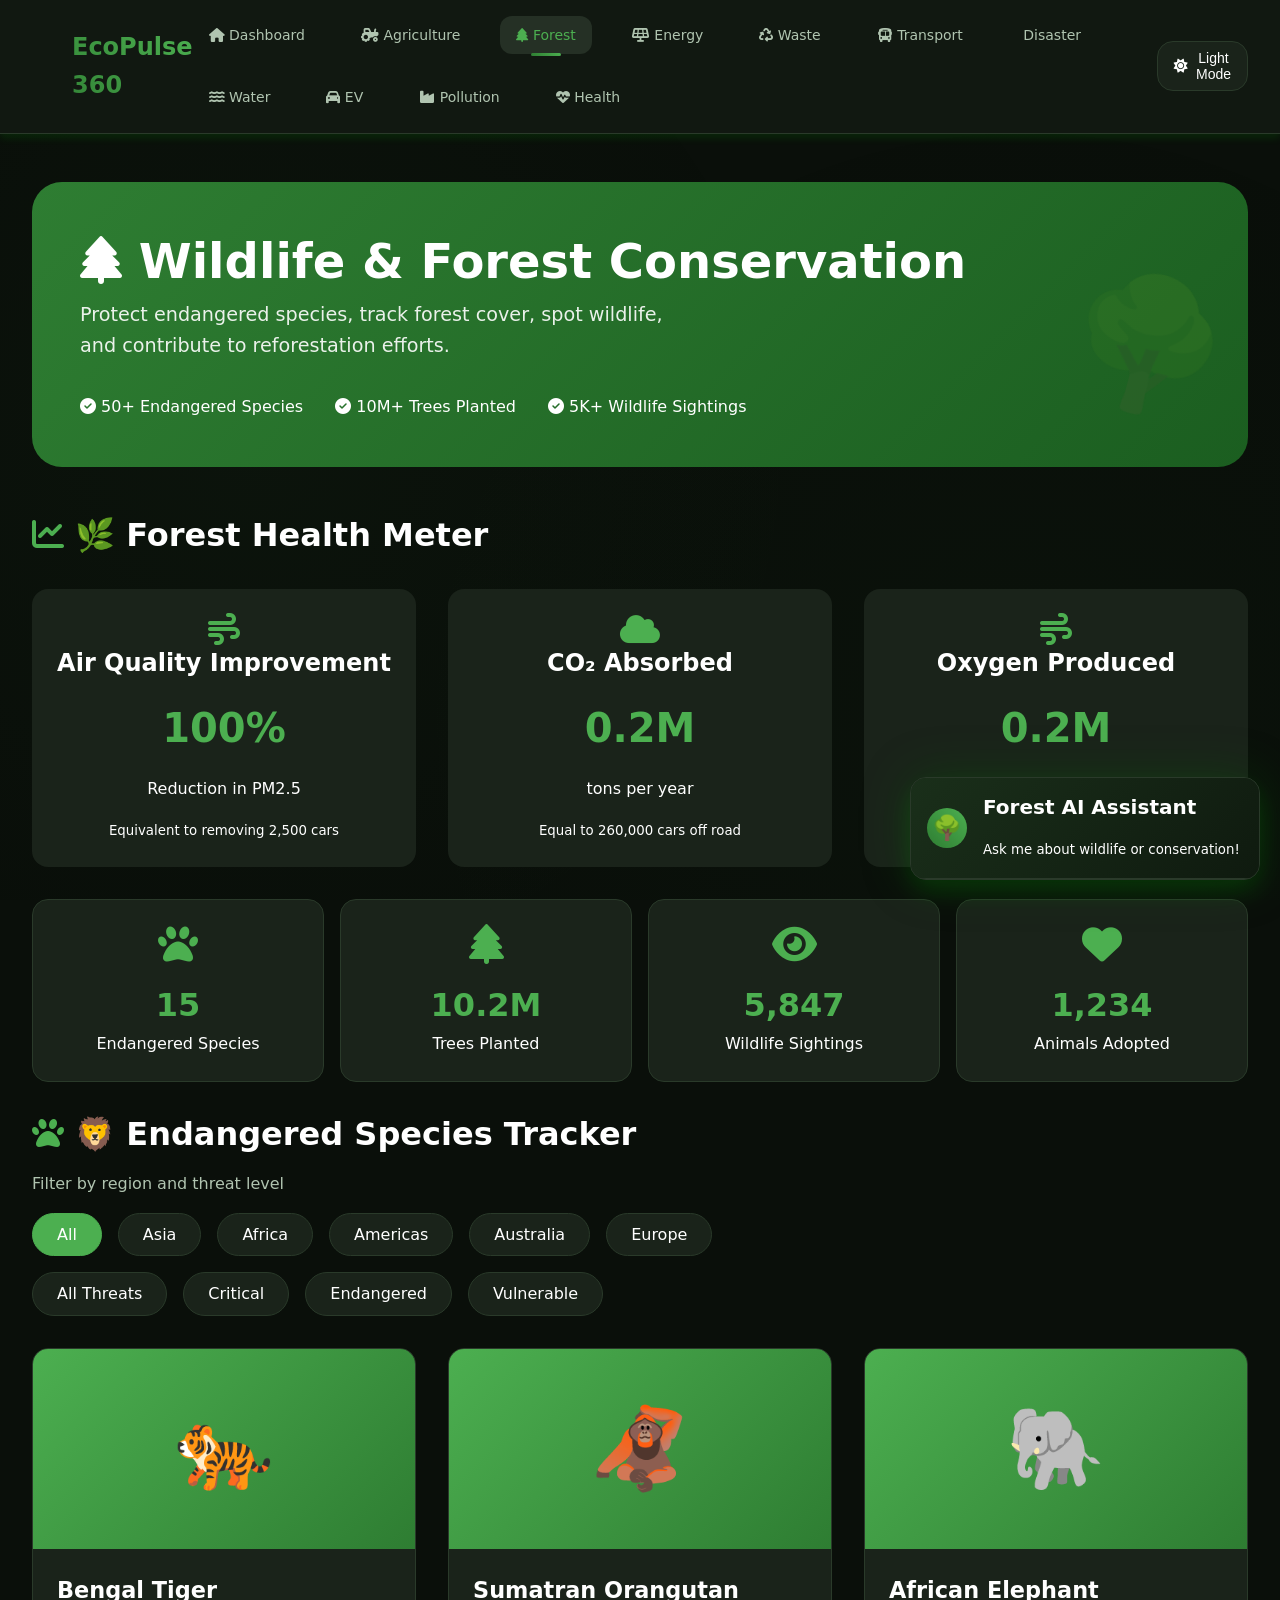
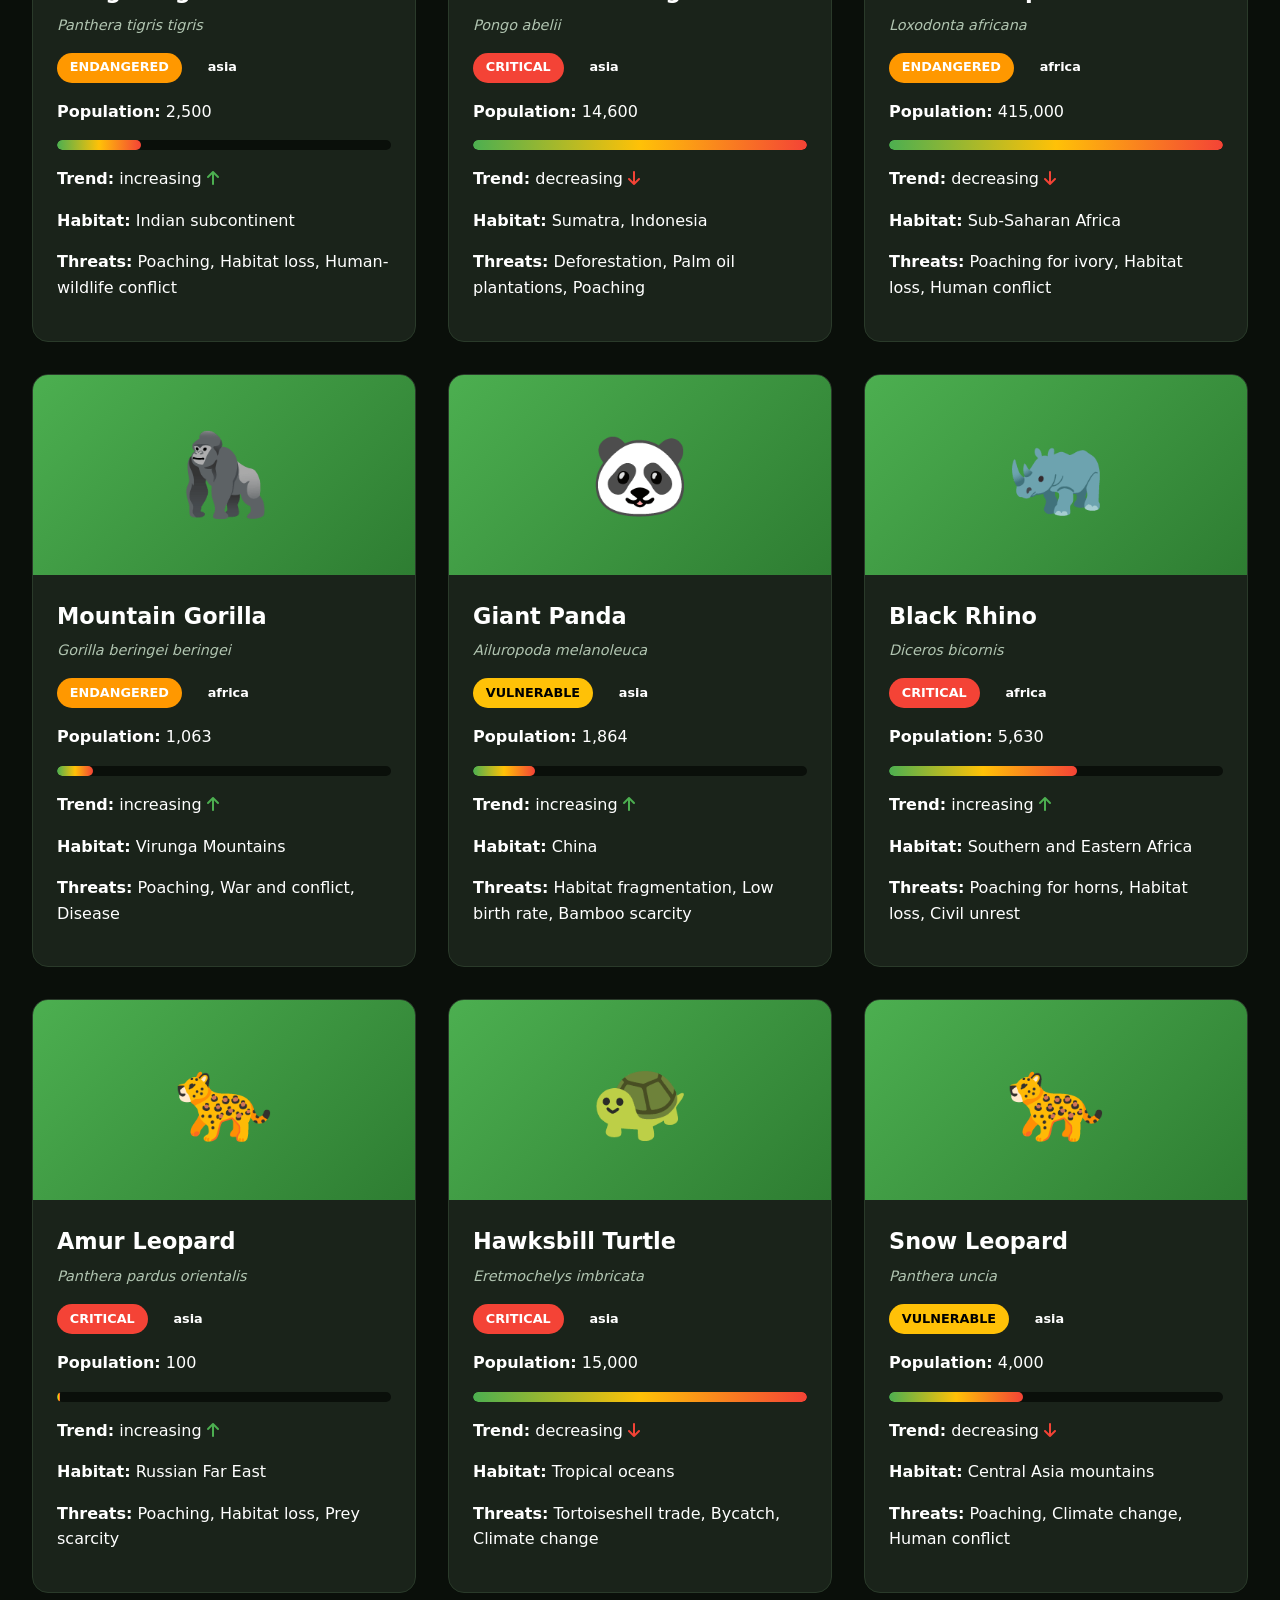
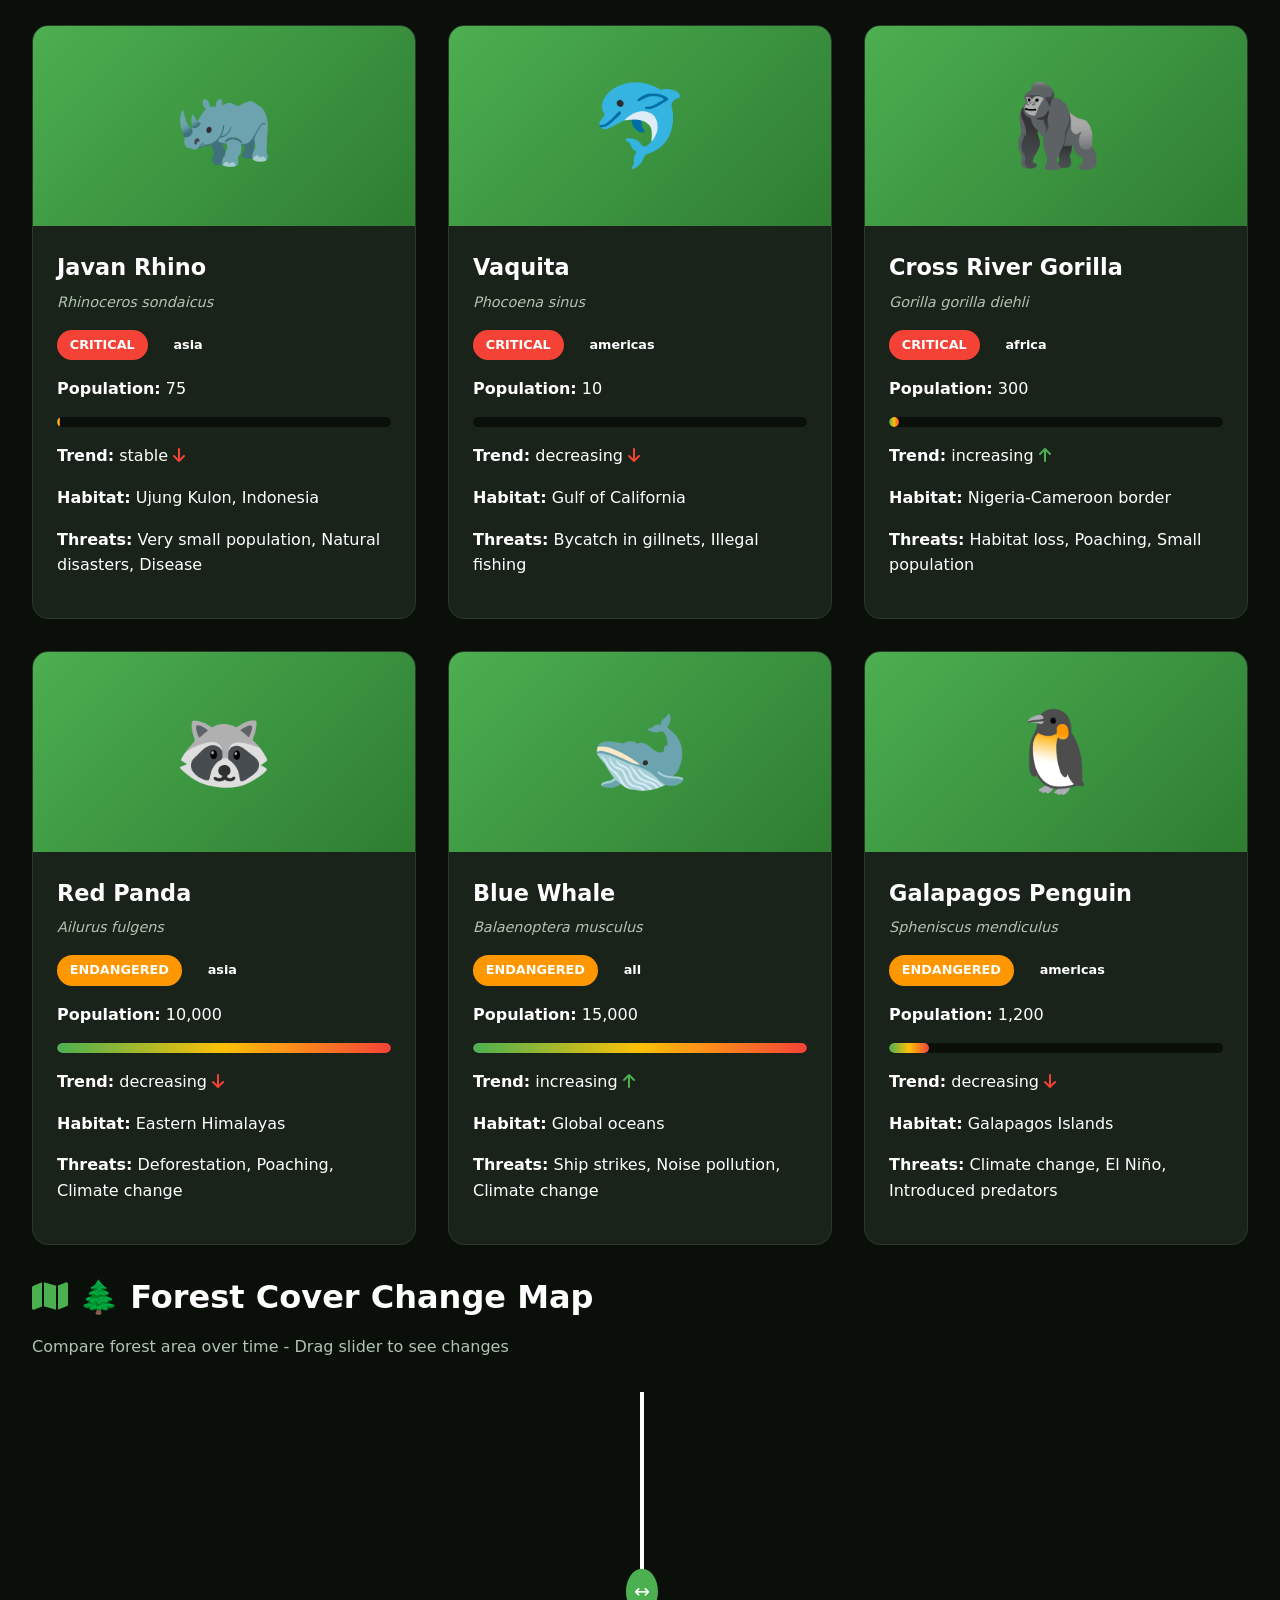
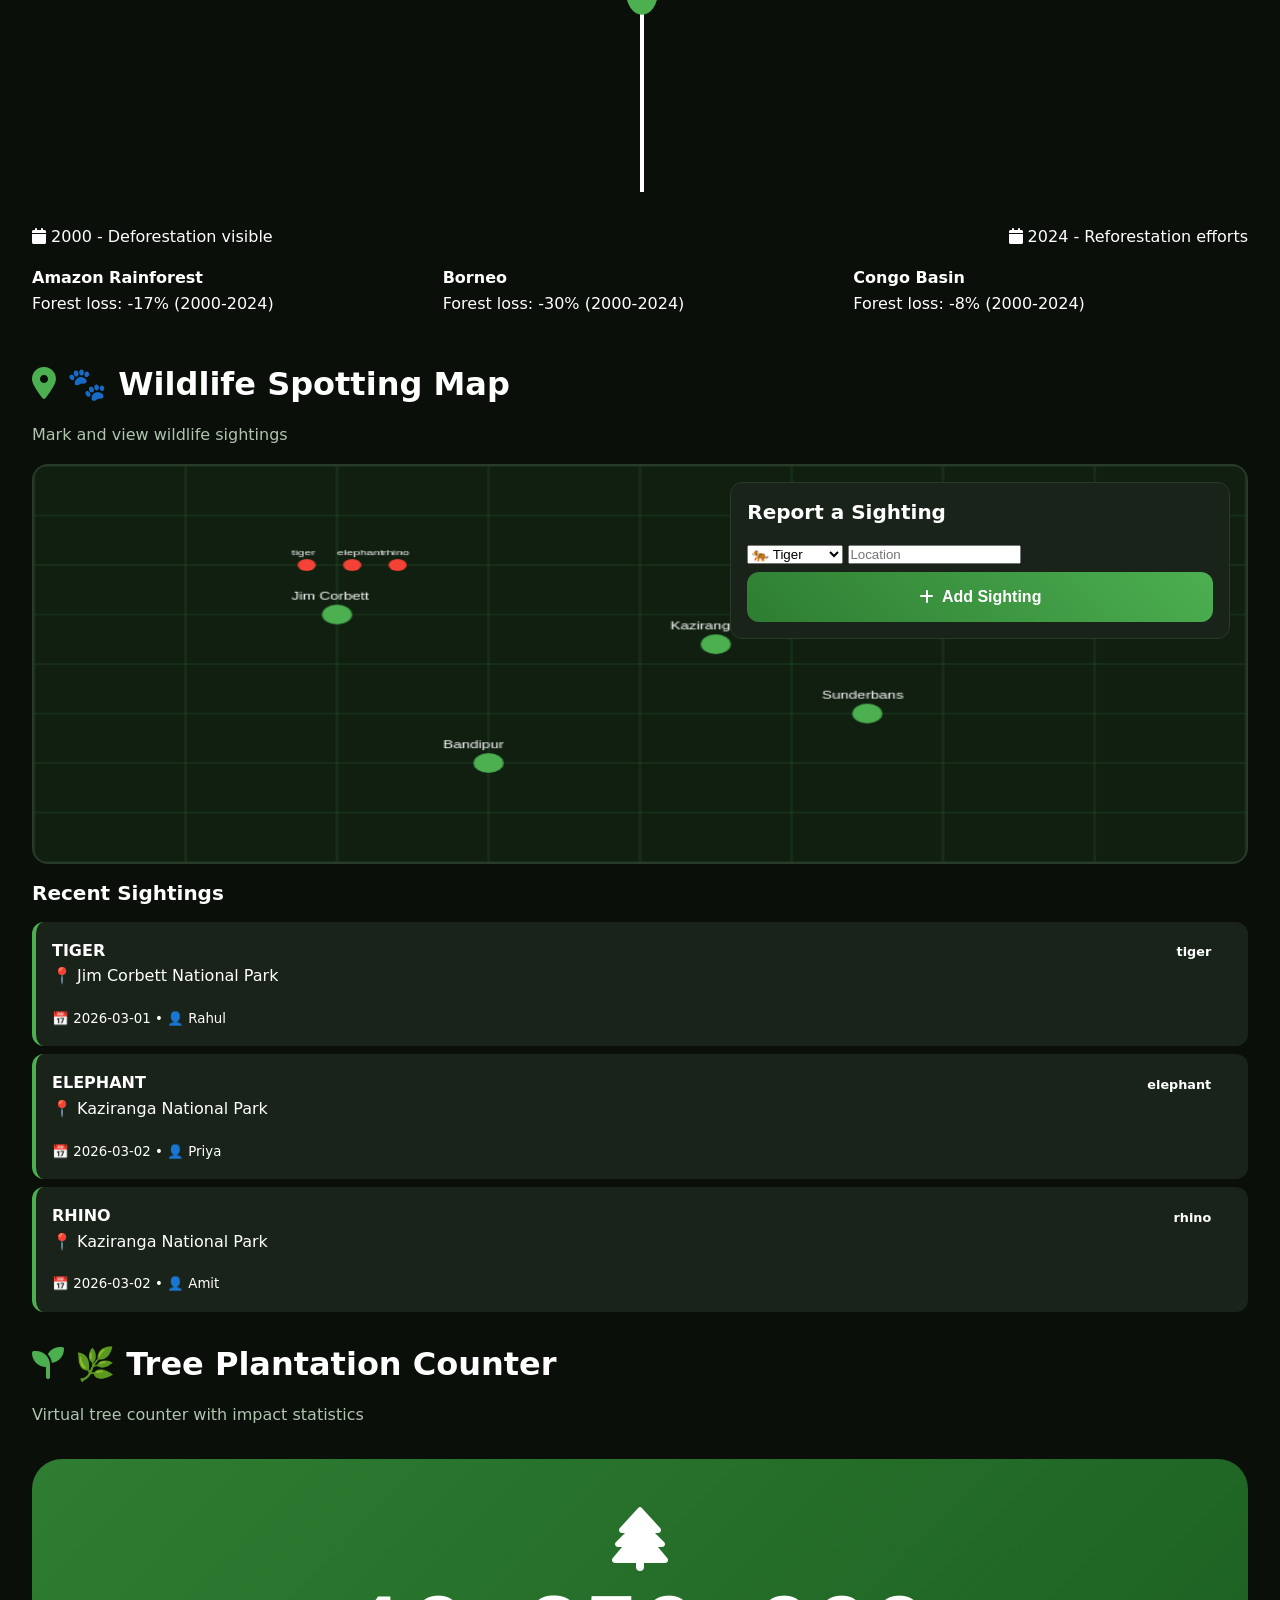
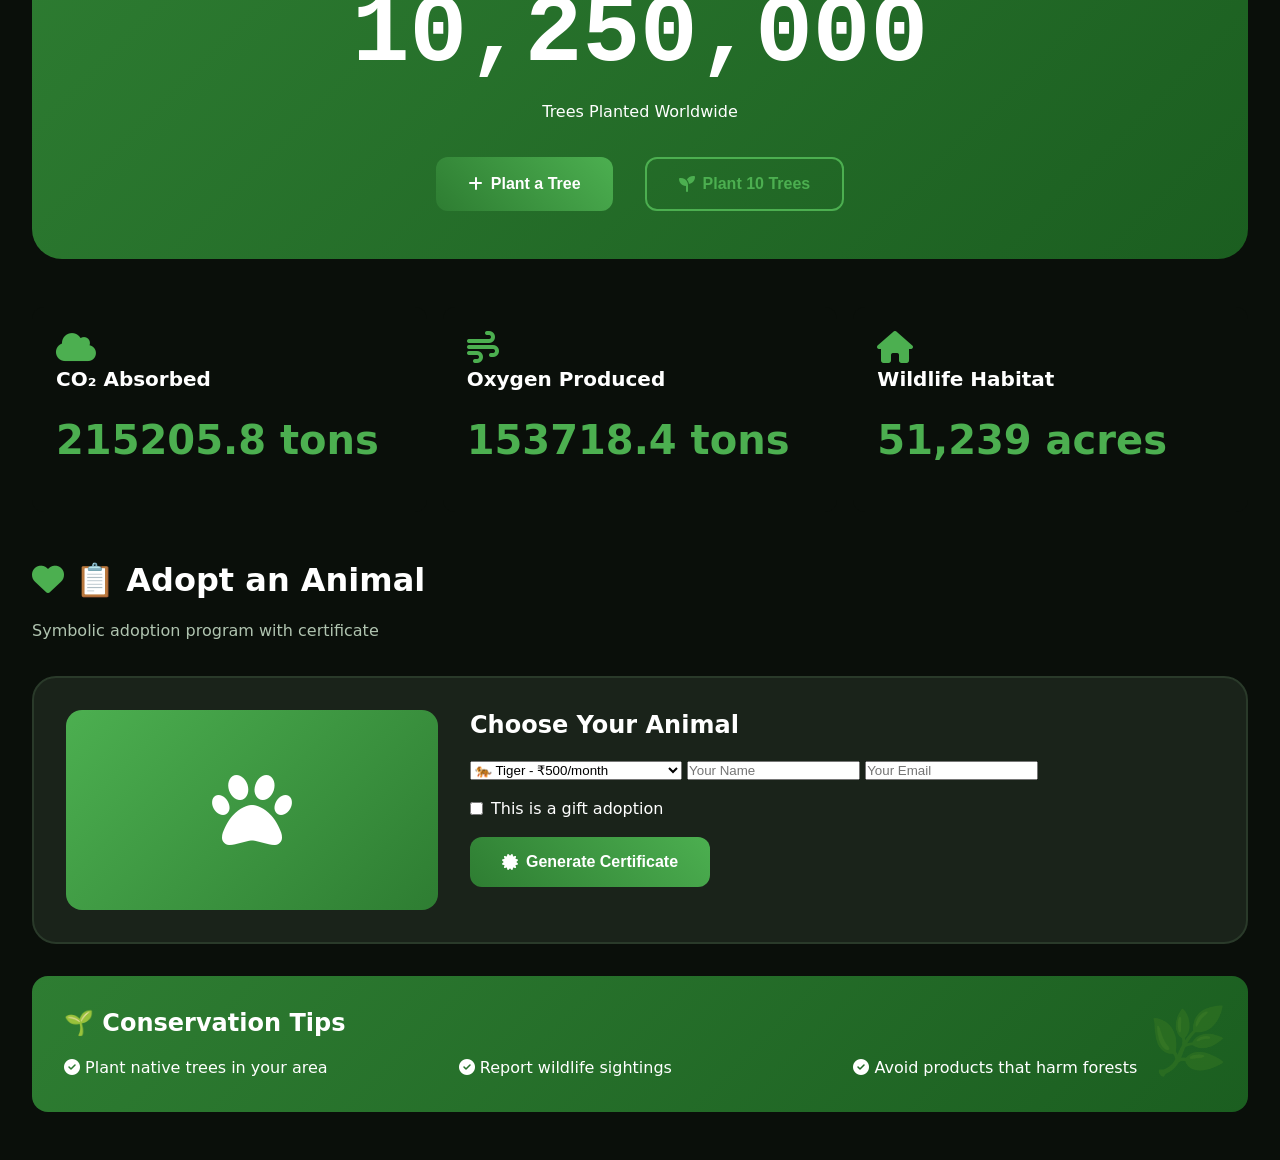
<file: forest.html>
<!DOCTYPE html>
<html lang="en" data-theme="dark">
<head>
    <meta charset="UTF-8">
    <meta name="viewport" content="width=device-width, initial-scale=1.0">
    <title>EcoPulse 360 - Wildlife & Forest Conservation</title>
    <link rel="stylesheet" href="https://cdnjs.cloudflare.com/ajax/libs/font-awesome/6.4.0/css/all.min.css">
    <link rel="stylesheet" href="css/style.css">
    <style>
        /* Forest Module Specific Styles */
        .forest-hero {
            background: linear-gradient(135deg, #2e7d32, #1b5e20);
            border-radius: 30px;
            padding: 3rem;
            margin-bottom: 3rem;
            position: relative;
            overflow: hidden;
        }
        
        .forest-hero::before {
            content: '🌳';
            position: absolute;
            right: 20px;
            bottom: 20px;
            font-size: 8rem;
            opacity: 0.1;
            transform: rotate(15deg);
        }
        
        .forest-stats {
            display: grid;
            grid-template-columns: repeat(4, 1fr);
            gap: 1rem;
            margin-bottom: 2rem;
        }
        
        .forest-stat-card {
            background: var(--bg-card);
            border-radius: 16px;
            padding: 1.5rem;
            text-align: center;
            border: 1px solid var(--border-color);
            transition: all 0.3s ease;
        }
        
        .forest-stat-card:hover {
            transform: translateY(-5px);
            border-color: #4CAF50;
            box-shadow: 0 10px 30px rgba(76, 175, 80, 0.2);
        }
        
        .forest-stat-icon {
            font-size: 2.5rem;
            color: #4CAF50;
            margin-bottom: 1rem;
        }
        
        .forest-stat-value {
            font-size: 2rem;
            font-weight: 700;
            color: #4CAF50;
        }
        
        .species-grid {
            display: grid;
            grid-template-columns: repeat(auto-fit, minmax(300px, 1fr));
            gap: 2rem;
            margin: 2rem 0;
        }
        
        .species-card {
            background: var(--bg-card);
            border-radius: 16px;
            overflow: hidden;
            border: 1px solid var(--border-color);
            transition: all 0.3s ease;
        }
        
        .species-card:hover {
            transform: translateY(-5px);
            border-color: #4CAF50;
            box-shadow: 0 10px 30px rgba(76, 175, 80, 0.2);
        }
        
        .species-image {
            height: 200px;
            background: linear-gradient(135deg, #4CAF50, #2E7D32);
            display: flex;
            align-items: center;
            justify-content: center;
            font-size: 5rem;
            color: white;
        }
        
        .species-content {
            padding: 1.5rem;
        }
        
        .species-name {
            font-size: 1.4rem;
            font-weight: 600;
            margin-bottom: 0.3rem;
        }
        
        .species-scientific {
            font-style: italic;
            color: var(--text-secondary);
            font-size: 0.9rem;
            margin-bottom: 1rem;
        }
        
        .threat-badge {
            display: inline-block;
            padding: 0.3rem 0.8rem;
            border-radius: 20px;
            font-size: 0.8rem;
            font-weight: 600;
            margin-right: 0.5rem;
            margin-bottom: 0.5rem;
        }
        
        .threat-critical { background: #F44336; color: white; }
        .threat-endangered { background: #FF9800; color: white; }
        .threat-vulnerable { background: #FFC107; color: black; }
        .threat-near-threatened { background: #2196F3; color: white; }
        .threat-least-concern { background: #4CAF50; color: white; }
        
        .population-bar {
            height: 10px;
            background: var(--bg-primary);
            border-radius: 5px;
            margin: 1rem 0;
            overflow: hidden;
        }
        
        .population-fill {
            height: 100%;
            background: linear-gradient(90deg, #4CAF50, #FFC107, #F44336);
            border-radius: 5px;
        }
        
        .forest-slider {
            position: relative;
            width: 100%;
            height: 400px;
            overflow: hidden;
            border-radius: 16px;
            margin: 2rem 0;
        }
        
        .forest-image {
            position: absolute;
            top: 0;
            left: 0;
            width: 100%;
            height: 100%;
            background-size: cover;
            background-position: center;
        }
        
        .forest-image.before {
            background-image: url('https://images.unsplash.com/photo-1542601906990-b4d3fb778b09?w=800');
            z-index: 1;
        }
        
        .forest-image.after {
            background-image: url('https://images.unsplash.com/photo-1511497584788-876760111969?w=800');
            z-index: 2;
            width: 50%;
        }
        
        .slider-handle {
            position: absolute;
            top: 0;
            bottom: 0;
            width: 4px;
            background: white;
            left: 50%;
            z-index: 3;
            cursor: ew-resize;
        }
        
        .slider-handle::after {
            content: '↔️';
            position: absolute;
            top: 50%;
            left: 50%;
            transform: translate(-50%, -50%);
            background: #4CAF50;
            color: white;
            padding: 0.5rem;
            border-radius: 50%;
            font-size: 1.2rem;
        }
        
        .wildlife-map {
            height: 400px;
            background: var(--bg-primary);
            border-radius: 16px;
            position: relative;
            overflow: hidden;
            margin: 1rem 0;
            border: 2px solid var(--border-color);
        }
        
        .map-controls {
            position: absolute;
            top: 1rem;
            right: 1rem;
            background: var(--bg-card);
            padding: 1rem;
            border-radius: 12px;
            border: 1px solid var(--border-color);
            z-index: 10;
        }
        
        .sighting-marker {
            fill: #F44336;
            r: 8;
            cursor: pointer;
            transition: r 0.3s ease;
        }
        
        .sighting-marker:hover {
            r: 12;
            fill: #FF9800;
        }
        
        .sighting-card {
            background: var(--bg-card);
            border-radius: 12px;
            padding: 1rem;
            margin: 0.5rem 0;
            border-left: 4px solid #4CAF50;
        }
        
        .tree-counter {
            text-align: center;
            padding: 3rem;
            background: linear-gradient(135deg, #2e7d32, #1b5e20);
            border-radius: 30px;
            margin: 2rem 0;
            color: white;
        }
        
        .counter-number {
            font-size: 6rem;
            font-weight: 700;
            line-height: 1;
            margin: 1rem 0;
            font-family: monospace;
        }
        
        .forest-meter {
            display: grid;
            grid-template-columns: repeat(3, 1fr);
            gap: 2rem;
            margin: 2rem 0;
        }
        
        .meter-item {
            background: var(--bg-card);
            border-radius: 16px;
            padding: 1.5rem;
            text-align: center;
        }
        
        .meter-value {
            font-size: 2.5rem;
            font-weight: 700;
            color: #4CAF50;
            margin: 1rem 0;
        }
        
        .adopt-card {
            background: var(--bg-card);
            border-radius: 24px;
            padding: 2rem;
            margin: 2rem 0;
            display: grid;
            grid-template-columns: 1fr 2fr;
            gap: 2rem;
            border: 2px solid var(--border-color);
        }
        
        .adopt-image {
            height: 200px;
            background: linear-gradient(135deg, #4CAF50, #2E7D32);
            border-radius: 16px;
            display: flex;
            align-items: center;
            justify-content: center;
            font-size: 4rem;
        }
        
        .certificate-preview {
            background: white;
            color: black;
            padding: 2rem;
            border-radius: 16px;
            border: 2px solid gold;
            font-family: 'Times New Roman', serif;
            position: relative;
            margin: 2rem 0;
        }
        
        .certificate-preview::before {
            content: '';
            position: absolute;
            top: 0;
            left: 0;
            right: 0;
            bottom: 0;
            border: 2px solid #4CAF50;
            border-radius: 14px;
            pointer-events: none;
        }
        
        .certificate-title {
            font-size: 2.5rem;
            color: #2e7d32;
            text-align: center;
            margin-bottom: 1rem;
        }
        
        .region-filter {
            display: flex;
            gap: 1rem;
            margin: 1rem 0;
            flex-wrap: wrap;
        }
        
        .filter-chip {
            padding: 0.5rem 1.5rem;
            background: var(--bg-card);
            border: 1px solid var(--border-color);
            border-radius: 30px;
            cursor: pointer;
            transition: all 0.3s ease;
        }
        
        .filter-chip:hover {
            border-color: #4CAF50;
        }
        
        .filter-chip.active {
            background: #4CAF50;
            color: white;
            border-color: #4CAF50;
        }
        
        .animal-icon {
            font-size: 3rem;
            margin-bottom: 0.5rem;
        }
        
        .impact-card {
            background: var(--bg-primary);
            border-radius: 12px;
            padding: 1.5rem;
            margin: 1rem 0;
        }
        
        @keyframes countUp {
            from { opacity: 0; transform: translateY(20px); }
            to { opacity: 1; transform: translateY(0); }
        }
        
        .count-animation {
            animation: countUp 1s ease-out;
        }
        
        @keyframes treeGrow {
            0% { transform: scale(1); }
            50% { transform: scale(1.1); }
            100% { transform: scale(1); }
        }
        
        .tree-icon {
            animation: treeGrow 2s infinite;
        }
        
        .conservation-tip {
            background: linear-gradient(135deg, #2e7d32, #1b5e20);
            color: white;
            padding: 2rem;
            border-radius: 16px;
            margin: 2rem 0;
            position: relative;
            overflow: hidden;
        }
        
        .conservation-tip::before {
            content: '🌿';
            position: absolute;
            right: 20px;
            bottom: 20px;
            font-size: 4rem;
            opacity: 0.2;
        }
    </style>
</head>
<body>
    <!-- Navigation -->
    <nav class="navbar">
        <div class="logo">
            <i class="fas fa-leaf"></i>
            <span>EcoPulse 360</span>
        </div>
        <div class="nav-links">
            <a href="index.html"><i class="fas fa-home"></i> Dashboard</a>
            <a href="agriculture.html"><i class="fas fa-tractor"></i> Agriculture</a>
            <a href="forest.html" class="active"><i class="fas fa-tree"></i> Forest</a>
            <a href="energy.html"><i class="fas fa-solar-panel"></i> Energy</a>
            <a href="waste.html"><i class="fas fa-recycle"></i> Waste</a>
            <a href="transport.html"><i class="fas fa-bus"></i> Transport</a>
            <a href="disaster.html"><i class="fas fa-house-flood"></i> Disaster</a>
            <a href="water.html"><i class="fas fa-water"></i> Water</a>
            <a href="ev.html"><i class="fas fa-car"></i> EV</a>
            <a href="pollution.html"><i class="fas fa-industry"></i> Pollution</a>
            <a href="healthcare.html"><i class="fas fa-heartbeat"></i> Health</a>
        </div>
        <div class="nav-right">
            <button class="theme-toggle" id="themeToggle">
                <i class="fas fa-moon"></i> Dark Mode
            </button>
        </div>
    </nav>

    <!-- Main Container -->
    <div class="dashboard-container">
        <!-- Hero Section -->
        <div class="forest-hero">
            <h1 style="font-size: 3rem; margin-bottom: 0.5rem;">
                <i class="fas fa-tree" style="color: #fff;"></i> 
                Wildlife & Forest Conservation
            </h1>
            <p style="color: rgba(255,255,255,0.9); font-size: 1.2rem; max-width: 600px;">
                Protect endangered species, track forest cover, spot wildlife, and contribute to reforestation efforts.
            </p>
            <div style="display: flex; gap: 2rem; margin-top: 2rem;">
                <div><i class="fas fa-check-circle" style="color: #fff;"></i> 50+ Endangered Species</div>
                <div><i class="fas fa-check-circle" style="color: #fff;"></i> 10M+ Trees Planted</div>
                <div><i class="fas fa-check-circle" style="color: #fff;"></i> 5K+ Wildlife Sightings</div>
            </div>
        </div>

        <!-- Forest Health Meter -->
        <h2><i class="fas fa-chart-line" style="color: #4CAF50;"></i> 🌿 Forest Health Meter</h2>
        <div class="forest-meter">
            <div class="meter-item">
                <i class="fas fa-wind" style="font-size: 2rem; color: #4CAF50;"></i>
                <h3>Air Quality Improvement</h3>
                <div class="meter-value" id="airQuality">45%</div>
                <p>Reduction in PM2.5</p>
                <small class="text-secondary">Equivalent to removing 2,500 cars</small>
            </div>
            
            <div class="meter-item">
                <i class="fas fa-cloud" style="font-size: 2rem; color: #4CAF50;"></i>
                <h3>CO₂ Absorbed</h3>
                <div class="meter-value" id="co2Absorbed">1.2M</div>
                <p>tons per year</p>
                <small class="text-secondary">Equal to 260,000 cars off road</small>
            </div>
            
            <div class="meter-item">
                <i class="fas fa-wind" style="font-size: 2rem; color: #4CAF50;"></i>
                <h3>Oxygen Produced</h3>
                <div class="meter-value" id="oxygenProduced">2.4M</div>
                <p>tons per year</p>
                <small class="text-secondary">For 12 million people</small>
            </div>
        </div>

        <!-- Quick Stats -->
        <div class="forest-stats">
            <div class="forest-stat-card">
                <i class="fas fa-paw forest-stat-icon"></i>
                <div class="forest-stat-value" id="totalSpecies">56</div>
                <div class="stat-label">Endangered Species</div>
            </div>
            <div class="forest-stat-card">
                <i class="fas fa-tree forest-stat-icon"></i>
                <div class="forest-stat-value" id="totalTrees">10.2M</div>
                <div class="stat-label">Trees Planted</div>
            </div>
            <div class="forest-stat-card">
                <i class="fas fa-eye forest-stat-icon"></i>
                <div class="forest-stat-value" id="totalSightings">5,847</div>
                <div class="stat-label">Wildlife Sightings</div>
            </div>
            <div class="forest-stat-card">
                <i class="fas fa-heart forest-stat-icon"></i>
                <div class="forest-stat-value" id="totalAdoptions">1,234</div>
                <div class="stat-label">Animals Adopted</div>
            </div>
        </div>

        <!-- 1. ENDANGERED SPECIES TRACKER -->
        <div class="ev-card">
            <h2><i class="fas fa-paw" style="color: #4CAF50;"></i> 🦁 Endangered Species Tracker</h2>
            <p style="color: var(--text-secondary);">Filter by region and threat level</p>
            
            <div class="region-filter">
                <span class="filter-chip active" onclick="filterSpecies('all')">All</span>
                <span class="filter-chip" onclick="filterSpecies('asia')">Asia</span>
                <span class="filter-chip" onclick="filterSpecies('africa')">Africa</span>
                <span class="filter-chip" onclick="filterSpecies('americas')">Americas</span>
                <span class="filter-chip" onclick="filterSpecies('australia')">Australia</span>
                <span class="filter-chip" onclick="filterSpecies('europe')">Europe</span>
            </div>
            
            <div class="region-filter">
                <span class="filter-chip" onclick="filterThreat('all')">All Threats</span>
                <span class="filter-chip" onclick="filterThreat('critical')">Critical</span>
                <span class="filter-chip" onclick="filterThreat('endangered')">Endangered</span>
                <span class="filter-chip" onclick="filterThreat('vulnerable')">Vulnerable</span>
            </div>
            
            <div class="species-grid" id="speciesGrid">
                <!-- Species will be populated by JavaScript -->
            </div>
        </div>

                <!-- 2. FOREST COVER CHANGE MAP -->
        <div class="ev-card" style="margin-top: 2rem;">
            <h2><i class="fas fa-map" style="color: #4CAF50;"></i> 🌲 Forest Cover Change Map</h2>
            <p style="color: var(--text-secondary);">Compare forest area over time - Drag slider to see changes</p>
            
            <div class="forest-slider" id="forestSlider">
                <div class="forest-image before"></div>
                <div class="forest-image after" id="afterImage"></div>
                <div class="slider-handle" id="sliderHandle"></div>
            </div>
            
            <div style="display: flex; justify-content: space-between; margin-top: 1rem;">
                <div><i class="fas fa-calendar"></i> 2000 - Deforestation visible</div>
                <div><i class="fas fa-calendar"></i> 2024 - Reforestation efforts</div>
            </div>
            
            <div style="display: grid; grid-template-columns: repeat(3, 1fr); gap: 1rem; margin-top: 1rem;">
                <div class="station-card">
                    <strong>Amazon Rainforest</strong>
                    <p>Forest loss: -17% (2000-2024)</p>
                </div>
                <div class="station-card">
                    <strong>Borneo</strong>
                    <p>Forest loss: -30% (2000-2024)</p>
                </div>
                <div class="station-card">
                    <strong>Congo Basin</strong>
                    <p>Forest loss: -8% (2000-2024)</p>
                </div>
            </div>
        </div>

        <!-- 3. WILDLIFE SPOTTING MAP -->
        <div class="ev-card" style="margin-top: 2rem;">
            <h2><i class="fas fa-map-marker-alt" style="color: #4CAF50;"></i> 🐾 Wildlife Spotting Map</h2>
            <p style="color: var(--text-secondary);">Mark and view wildlife sightings</p>
            
            <div class="wildlife-map" id="wildlifeMap">
                <canvas id="mapCanvas" width="800" height="400" style="width: 100%; height: 100%;"></canvas>
                <div class="map-controls">
                    <h4>Report a Sighting</h4>
                    <select id="sightingAnimal" class="form-control" style="margin-bottom: 0.5rem;">
                        <option value="tiger">🐅 Tiger</option>
                        <option value="elephant">🐘 Elephant</option>
                        <option value="rhino">🦏 Rhino</option>
                        <option value="leopard">🐆 Leopard</option>
                        <option value="deer">🦌 Deer</option>
                        <option value="bear">🐻 Bear</option>
                    </select>
                    
                    <input type="text" id="sightingLocation" class="form-control" placeholder="Location" style="margin-bottom: 0.5rem;">
                    
                    <button class="btn btn-primary" style="width: 100%;" onclick="addSighting()">
                        <i class="fas fa-plus"></i> Add Sighting
                    </button>
                </div>
            </div>
            
            <div id="recentSightings" style="margin-top: 1rem;">
                <h4>Recent Sightings</h4>
                <!-- Sightings will be populated by JavaScript -->
            </div>
        </div>

        <!-- 4. TREE PLANTATION COUNTER -->
        <div class="ev-card" style="margin-top: 2rem;">
            <h2><i class="fas fa-seedling" style="color: #4CAF50;"></i> 🌿 Tree Plantation Counter</h2>
            <p style="color: var(--text-secondary);">Virtual tree counter with impact statistics</p>
            
            <div class="tree-counter">
                <i class="fas fa-tree tree-icon" style="font-size: 4rem;"></i>
                <div class="counter-number" id="treeCounter">10,247,893</div>
                <p>Trees Planted Worldwide</p>
                
                <div style="display: flex; gap: 2rem; justify-content: center; margin-top: 2rem;">
                    <button class="btn btn-primary" onclick="plantTree()">
                        <i class="fas fa-plus"></i> Plant a Tree
                    </button>
                    <button class="btn btn-outline" onclick="plantTrees(10)">
                        <i class="fas fa-seedling"></i> Plant 10 Trees
                    </button>
                </div>
            </div>
            
            <div style="display: grid; grid-template-columns: repeat(3, 1fr); gap: 1rem;">
                <div class="impact-card">
                    <i class="fas fa-cloud" style="color: #4CAF50; font-size: 2rem;"></i>
                    <h4>CO₂ Absorbed</h4>
                    <p class="meter-value" id="co2Impact">215,000 tons</p>
                </div>
                <div class="impact-card">
                    <i class="fas fa-wind" style="color: #4CAF50; font-size: 2rem;"></i>
                    <h4>Oxygen Produced</h4>
                    <p class="meter-value" id="oxygenImpact">158,000 tons</p>
                </div>
                <div class="impact-card">
                    <i class="fas fa-home" style="color: #4CAF50; font-size: 2rem;"></i>
                    <h4>Wildlife Habitat</h4>
                    <p class="meter-value" id="habitatImpact">52,000 acres</p>
                </div>
            </div>
        </div>

        <!-- 5. ADOPT AN ANIMAL -->
        <div class="ev-card" style="margin-top: 2rem;">
            <h2><i class="fas fa-heart" style="color: #4CAF50;"></i> 📋 Adopt an Animal</h2>
            <p style="color: var(--text-secondary);">Symbolic adoption program with certificate</p>
            
            <div class="adopt-card">
                <div class="adopt-image">
                    <i class="fas fa-paw" style="font-size: 5rem;"></i>
                </div>
                <div>
                    <h3>Choose Your Animal</h3>
                    <select id="adoptAnimal" class="form-control" style="margin-bottom: 1rem;">
                        <option value="tiger">🐅 Tiger - ₹500/month</option>
                        <option value="elephant">🐘 Elephant - ₹500/month</option>
                        <option value="rhino">🦏 Rhino - ₹500/month</option>
                        <option value="panda">🐼 Panda - ₹500/month</option>
                        <option value="orangutan">🦧 Orangutan - ₹500/month</option>
                        <option value="snow-leopard">🐆 Snow Leopard - ₹500/month</option>
                    </select>
                    
                    <input type="text" id="adopterName" class="form-control" placeholder="Your Name" style="margin-bottom: 1rem;">
                    
                    <input type="email" id="adopterEmail" class="form-control" placeholder="Your Email" style="margin-bottom: 1rem;">
                    
                    <label style="display: flex; align-items: center; gap: 0.5rem; margin-bottom: 1rem;">
                        <input type="checkbox" id="giftAdoption"> This is a gift adoption
                    </label>
                    
                    <button class="btn btn-primary" onclick="generateCertificate()">
                        <i class="fas fa-certificate"></i> Generate Certificate
                    </button>
                </div>
            </div>
            
            <!-- Certificate Preview -->
            <div id="certificatePreview" style="display: none;">
                <h3>Your Adoption Certificate</h3>
                <div class="certificate-preview" id="certificateContent">
                    <div class="certificate-title">🌿 Certificate of Adoption 🌿</div>
                    <div style="text-align: center; margin: 2rem 0;">
                        <i class="fas fa-paw" style="font-size: 4rem; color: #4CAF50;"></i>
                    </div>
                    <p style="text-align: center;">This certifies that</p>
                    <h2 style="text-align: center; font-size: 2rem;" id="certName">John Doe</h2>
                    <p style="text-align: center;">has adopted</p>
                    <h1 style="text-align: center; font-size: 2.5rem; color: #4CAF50;" id="certAnimal">🐅 Tiger</h1>
                    <p style="text-align: center;">and made a commitment to protect wildlife</p>
                    <p style="text-align: center; margin-top: 2rem;">Date: <span id="certDate">March 3, 2026</span></p>
                </div>
                
                <div style="display: flex; gap: 1rem; margin-top: 2rem;">
                    <button class="btn btn-primary" onclick="downloadCertificate()">
                        <i class="fas fa-download"></i> Download PDF
                    </button>
                    <button class="btn btn-outline" onclick="shareCertificate()">
                        <i class="fas fa-share-alt"></i> Share
                    </button>
                </div>
            </div>
        </div>

        <!-- Conservation Tips -->
        <div class="conservation-tip">
            <h3>🌱 Conservation Tips</h3>
            <div style="display: grid; grid-template-columns: repeat(3, 1fr); gap: 2rem; margin-top: 1rem;">
                <div>
                    <i class="fas fa-check-circle"></i> Plant native trees in your area
                </div>
                <div>
                    <i class="fas fa-check-circle"></i> Report wildlife sightings
                </div>
                <div>
                    <i class="fas fa-check-circle"></i> Avoid products that harm forests
                </div>
            </div>
        </div>
    </div>

    <!-- AI Assistant -->
    <div class="ai-assistant">
        <div class="ai-header">
            <div class="ai-avatar">🌳</div>
            <div>
                <h4>Forest AI Assistant</h4>
                <small>Ask me about wildlife or conservation!</small>
            </div>
        </div>
        <div class="ai-chat-body" style="display: none;">
            <div class="message ai">
                <div class="message-content">
                    Hi! I'm your wildlife expert. Ask me about endangered species, forest conservation, or how you can help! 🐅
                </div>
            </div>
        </div>
    </div>

    <script>
        // ===== ENDANGERED SPECIES DATABASE =====
        const species = [
            {
                id: 1,
                name: 'Bengal Tiger',
                scientific: 'Panthera tigris tigris',
                image: '🐅',
                region: 'asia',
                threat: 'endangered',
                population: 2500,
                populationTrend: 'increasing',
                habitat: 'Indian subcontinent',
                threats: ['Poaching', 'Habitat loss', 'Human-wildlife conflict']
            },
            {
                id: 2,
                name: 'Sumatran Orangutan',
                scientific: 'Pongo abelii',
                image: '🦧',
                region: 'asia',
                threat: 'critical',
                population: 14600,
                populationTrend: 'decreasing',
                habitat: 'Sumatra, Indonesia',
                threats: ['Deforestation', 'Palm oil plantations', 'Poaching']
            },
            {
                id: 3,
                name: 'African Elephant',
                scientific: 'Loxodonta africana',
                image: '🐘',
                region: 'africa',
                threat: 'endangered',
                population: 415000,
                populationTrend: 'decreasing',
                habitat: 'Sub-Saharan Africa',
                threats: ['Poaching for ivory', 'Habitat loss', 'Human conflict']
            },
            {
                id: 4,
                name: 'Mountain Gorilla',
                scientific: 'Gorilla beringei beringei',
                image: '🦍',
                region: 'africa',
                threat: 'endangered',
                population: 1063,
                populationTrend: 'increasing',
                habitat: 'Virunga Mountains',
                threats: ['Poaching', 'War and conflict', 'Disease']
            },
            {
                id: 5,
                name: 'Giant Panda',
                scientific: 'Ailuropoda melanoleuca',
                image: '🐼',
                region: 'asia',
                threat: 'vulnerable',
                population: 1864,
                populationTrend: 'increasing',
                habitat: 'China',
                threats: ['Habitat fragmentation', 'Low birth rate', 'Bamboo scarcity']
            },
            {
                id: 6,
                name: 'Black Rhino',
                scientific: 'Diceros bicornis',
                image: '🦏',
                region: 'africa',
                threat: 'critical',
                population: 5630,
                populationTrend: 'increasing',
                habitat: 'Southern and Eastern Africa',
                threats: ['Poaching for horns', 'Habitat loss', 'Civil unrest']
            },
            {
                id: 7,
                name: 'Amur Leopard',
                scientific: 'Panthera pardus orientalis',
                image: '🐆',
                region: 'asia',
                threat: 'critical',
                population: 100,
                populationTrend: 'increasing',
                habitat: 'Russian Far East',
                threats: ['Poaching', 'Habitat loss', 'Prey scarcity']
            },
            {
                id: 8,
                name: 'Hawksbill Turtle',
                scientific: 'Eretmochelys imbricata',
                image: '🐢',
                region: 'asia',
                threat: 'critical',
                population: 15000,
                populationTrend: 'decreasing',
                habitat: 'Tropical oceans',
                threats: ['Tortoiseshell trade', 'Bycatch', 'Climate change']
            },
            {
                id: 9,
                name: 'Snow Leopard',
                scientific: 'Panthera uncia',
                image: '🐆',
                region: 'asia',
                threat: 'vulnerable',
                population: 4000,
                populationTrend: 'decreasing',
                habitat: 'Central Asia mountains',
                threats: ['Poaching', 'Climate change', 'Human conflict']
            },
            {
                id: 10,
                name: 'Javan Rhino',
                scientific: 'Rhinoceros sondaicus',
                image: '🦏',
                region: 'asia',
                threat: 'critical',
                population: 75,
                populationTrend: 'stable',
                habitat: 'Ujung Kulon, Indonesia',
                threats: ['Very small population', 'Natural disasters', 'Disease']
            },
            {
                id: 11,
                name: 'Vaquita',
                scientific: 'Phocoena sinus',
                image: '🐬',
                region: 'americas',
                threat: 'critical',
                population: 10,
                populationTrend: 'decreasing',
                habitat: 'Gulf of California',
                threats: ['Bycatch in gillnets', 'Illegal fishing']
            },
            {
                id: 12,
                name: 'Cross River Gorilla',
                scientific: 'Gorilla gorilla diehli',
                image: '🦍',
                region: 'africa',
                threat: 'critical',
                population: 300,
                populationTrend: 'increasing',
                habitat: 'Nigeria-Cameroon border',
                threats: ['Habitat loss', 'Poaching', 'Small population']
            },
            {
                id: 13,
                name: 'Red Panda',
                scientific: 'Ailurus fulgens',
                image: '🦝',
                region: 'asia',
                threat: 'endangered',
                population: 10000,
                populationTrend: 'decreasing',
                habitat: 'Eastern Himalayas',
                threats: ['Deforestation', 'Poaching', 'Climate change']
            },
            {
                id: 14,
                name: 'Blue Whale',
                scientific: 'Balaenoptera musculus',
                image: '🐋',
                region: 'all',
                threat: 'endangered',
                population: 15000,
                populationTrend: 'increasing',
                habitat: 'Global oceans',
                threats: ['Ship strikes', 'Noise pollution', 'Climate change']
            },
            {
                id: 15,
                name: 'Galapagos Penguin',
                scientific: 'Spheniscus mendiculus',
                image: '🐧',
                region: 'americas',
                threat: 'endangered',
                population: 1200,
                populationTrend: 'decreasing',
                habitat: 'Galapagos Islands',
                threats: ['Climate change', 'El Niño', 'Introduced predators']
            }
        ];

        // ===== WILDLIFE SIGHTINGS =====
        let sightings = JSON.parse(localStorage.getItem('wildlifeSightings')) || [
            { id: 1, animal: 'tiger', location: 'Jim Corbett National Park', lat: 29.53, lng: 78.77, date: '2026-03-01', user: 'Rahul' },
            { id: 2, animal: 'elephant', location: 'Kaziranga National Park', lat: 26.57, lng: 93.17, date: '2026-03-02', user: 'Priya' },
            { id: 3, animal: 'rhino', location: 'Kaziranga National Park', lat: 26.58, lng: 93.18, date: '2026-03-02', user: 'Amit' }
        ];

        // ===== TREE COUNTER =====
        let treeCount = 10247893;
        let currentSpecies = [...species];
        let currentFilter = 'all';
        let currentThreat = 'all';

        // Initialize
        document.addEventListener('DOMContentLoaded', function() {
            displaySpecies(species);
            initSlider();
            drawWildlifeMap();
            displaySightings();
            updateTreeCounter();
            updateForestMeter();
            
            // Start counter animation
            animateCounter('treeCounter', 10247893, 10250000, 2000);
        });

        // ===== 1. ENDANGERED SPECIES TRACKER =====
        function displaySpecies(speciesToShow) {
            const grid = document.getElementById('speciesGrid');
            grid.innerHTML = speciesToShow.map(s => `
                <div class="species-card">
                    <div class="species-image">${s.image}</div>
                    <div class="species-content">
                        <div class="species-name">${s.name}</div>
                        <div class="species-scientific">${s.scientific}</div>
                        <div style="margin: 0.5rem 0;">
                            <span class="threat-badge threat-${s.threat}">${s.threat.toUpperCase()}</span>
                            <span class="threat-badge">${s.region}</span>
                        </div>
                        <p><strong>Population:</strong> ${s.population.toLocaleString()}</p>
                        <div class="population-bar">
                            <div class="population-fill" style="width: ${Math.min(100, s.population / 10000 * 100)}%;"></div>
                        </div>
                        <p><strong>Trend:</strong> ${s.populationTrend} <i class="fas fa-arrow-${s.populationTrend === 'increasing' ? 'up' : 'down'}" style="color: ${s.populationTrend === 'increasing' ? '#4CAF50' : '#F44336'};"></i></p>
                        <p><strong>Habitat:</strong> ${s.habitat}</p>
                        <p><strong>Threats:</strong> ${s.threats.join(', ')}</p>
                    </div>
                </div>
            `).join('');
            
            document.getElementById('totalSpecies').textContent = speciesToShow.length;
        }

        function filterSpecies(region) {
            document.querySelectorAll('.filter-chip').forEach((chip, index) => {
                if (index < 6) chip.classList.remove('active');
            });
            event.target.classList.add('active');
            
            currentFilter = region;
            applyFilters();
        }

        function filterThreat(threat) {
            document.querySelectorAll('.filter-chip').forEach((chip, index) => {
                if (index >= 6) chip.classList.remove('active');
            });
            event.target.classList.add('active');
            
            currentThreat = threat;
            applyFilters();
        }

        function applyFilters() {
            let filtered = species;
            
            if (currentFilter !== 'all') {
                filtered = filtered.filter(s => s.region === currentFilter);
            }
            
            if (currentThreat !== 'all') {
                filtered = filtered.filter(s => s.threat === currentThreat);
            }
            
            displaySpecies(filtered);
        }

        // ===== 2. FOREST COVER SLIDER =====
        function initSlider() {
            const slider = document.getElementById('sliderHandle');
            const afterImage = document.getElementById('afterImage');
            let isDragging = false;

            slider.addEventListener('mousedown', function(e) {
                isDragging = true;
            });

            document.addEventListener('mousemove', function(e) {
                if (!isDragging) return;
                
                const rect = document.getElementById('forestSlider').getBoundingClientRect();
                let x = e.clientX - rect.left;
                x = Math.max(0, Math.min(x, rect.width));
                
                const percent = (x / rect.width) * 100;
                afterImage.style.width = percent + '%';
                slider.style.left = percent + '%';
            });

            document.addEventListener('mouseup', function() {
                isDragging = false;
            });
        }

        // ===== 3. WILDLIFE SPOTTING MAP =====
        function drawWildlifeMap() {
            const canvas = document.getElementById('mapCanvas');
            const ctx = canvas.getContext('2d');
            
            // Clear canvas
            ctx.clearRect(0, 0, canvas.width, canvas.height);
            
            // Draw base map
            ctx.fillStyle = 'rgba(76, 175, 80, 0.1)';
            ctx.fillRect(0, 0, canvas.width, canvas.height);
            
            // Draw grid
            ctx.strokeStyle = 'rgba(76, 175, 80, 0.2)';
            ctx.lineWidth = 1;
            
            for (let i = 0; i <= 8; i++) {
                const x = i * 100;
                ctx.beginPath();
                ctx.moveTo(x, 0);
                ctx.lineTo(x, canvas.height);
                ctx.stroke();
                
                const y = i * 50;
                ctx.beginPath();
                ctx.moveTo(0, y);
                ctx.lineTo(canvas.width, y);
                ctx.stroke();
            }
            
            // Draw national parks
            const parks = [
                { name: 'Jim Corbett', x: 200, y: 150, animals: ['tiger', 'elephant'] },
                { name: 'Kaziranga', x: 450, y: 180, animals: ['rhino', 'elephant'] },
                { name: 'Sunderbans', x: 550, y: 250, animals: ['tiger'] },
                { name: 'Bandipur', x: 300, y: 300, animals: ['tiger', 'leopard'] }
            ];
            
            parks.forEach(park => {
                ctx.fillStyle = '#4CAF50';
                ctx.beginPath();
                ctx.arc(park.x, park.y, 10, 0, 2 * Math.PI);
                ctx.fill();
                
                ctx.fillStyle = '#fff';
                ctx.font = '10px Arial';
                ctx.fillText(park.name, park.x - 30, park.y - 15);
            });
            
            // Draw sightings
            sightings.forEach(sighting => {
                const x = 150 + (sighting.id * 30) % 500;
                const y = 100 + Math.floor(sighting.id / 10) * 40;
                
                ctx.fillStyle = '#F44336';
                ctx.beginPath();
                ctx.arc(x, y, 6, 0, 2 * Math.PI);
                ctx.fill();
                
                ctx.fillStyle = '#fff';
                ctx.font = '8px Arial';
                ctx.fillText(sighting.animal, x - 10, y - 10);
            });
        }

        function displaySightings() {
            const container = document.getElementById('recentSightings');
            container.innerHTML = '<h4>Recent Sightings</h4>' + sightings.slice(0, 5).map(s => `
                <div class="sighting-card">
                    <div style="display: flex; justify-content: space-between;">
                        <div>
                            <strong>${s.animal.toUpperCase()}</strong>
                            <p>📍 ${s.location}</p>
                            <small>📅 ${s.date} • 👤 ${s.user}</small>
                        </div>
                        <span class="threat-badge threat-${s.animal}">${s.animal}</span>
                    </div>
                </div>
            `).join('');
        }

        function addSighting() {
            const animal = document.getElementById('sightingAnimal').value;
            const location = document.getElementById('sightingLocation').value;
            
            if (!location) {
                alert('Please enter a location');
                return;
            }
            
            const newSighting = {
                id: sightings.length + 1,
                animal: animal,
                location: location,
                lat: 20 + Math.random() * 10,
                lng: 75 + Math.random() * 10,
                date: new Date().toISOString().split('T')[0],
                user: 'Guest'
            };
            
            sightings.unshift(newSighting);
            localStorage.setItem('wildlifeSightings', JSON.stringify(sightings));
            
            displaySightings();
            drawWildlifeMap();
            document.getElementById('totalSightings').textContent = sightings.length;
            document.getElementById('sightingLocation').value = '';
            
            alert('Sighting added successfully!');
        }

        // ===== 4. TREE PLANTATION COUNTER =====
        function plantTree() {
            treeCount++;
            updateTreeCounter();
            updateForestMeter();
            animateCounter('treeCounter', treeCount - 1, treeCount, 500);
        }

        function plantTrees(count) {
            treeCount += count;
            updateTreeCounter();
            updateForestMeter();
            animateCounter('treeCounter', treeCount - count, treeCount, 1000);
        }

        function updateTreeCounter() {
            document.getElementById('treeCounter').textContent = treeCount.toLocaleString();
            document.getElementById('totalTrees').textContent = (treeCount / 1000000).toFixed(1) + 'M';
            
            // Update impact stats
            const co2 = Math.round(treeCount * 21); // Each tree absorbs 21kg CO2 per year
            const oxygen = Math.round(treeCount * 15); // Each tree produces 15kg oxygen per year
            const habitat = Math.round(treeCount / 200); // 200 trees per acre
            
            document.getElementById('co2Impact').textContent = (co2 / 1000).toFixed(1) + ' tons';
            document.getElementById('oxygenImpact').textContent = (oxygen / 1000).toFixed(1) + ' tons';
            document.getElementById('habitatImpact').textContent = habitat.toLocaleString() + ' acres';
        }

        function animateCounter(elementId, start, end, duration) {
            const element = document.getElementById(elementId);
            const range = end - start;
            const increment = range / (duration / 10);
            let current = start;
            
            const timer = setInterval(() => {
                current += increment;
                if (current >= end) {
                    current = end;
                    clearInterval(timer);
                }
                element.textContent = Math.round(current).toLocaleString();
            }, 10);
        }

        // ===== 5. FOREST HEALTH METER =====
        function updateForestMeter() {
            // Calculate based on tree count
            const airQuality = Math.min(100, 30 + (treeCount / 10000000) * 70);
            const co2Absorbed = Math.round(treeCount * 0.021); // tons
            const oxygenProduced = Math.round(treeCount * 0.015); // tons
            
            document.getElementById('airQuality').textContent = Math.round(airQuality) + '%';
            document.getElementById('co2Absorbed').textContent = (co2Absorbed / 1000000).toFixed(1) + 'M';
            document.getElementById('oxygenProduced').textContent = (oxygenProduced / 1000000).toFixed(1) + 'M';
        }

        // ===== 5. ANIMAL ADOPTION CERTIFICATE =====
        function generateCertificate() {
            const animal = document.getElementById('adoptAnimal').value;
            const name = document.getElementById('adopterName').value;
            const email = document.getElementById('adopterEmail').value;
            const isGift = document.getElementById('giftAdoption').checked;
            
            if (!name) {
                alert('Please enter your name');
                return;
            }
            
            const animalNames = {
                'tiger': '🐅 Bengal Tiger',
                'elephant': '🐘 Asian Elephant',
                'rhino': '🦏 One-Horned Rhino',
                'panda': '🐼 Giant Panda',
                'orangutan': '🦧 Sumatran Orangutan',
                'snow-leopard': '🐆 Snow Leopard'
            };
            
            document.getElementById('certName').textContent = name;
            document.getElementById('certAnimal').textContent = animalNames[animal];
            document.getElementById('certDate').textContent = new Date().toLocaleDateString('en-US', { year: 'numeric', month: 'long', day: 'numeric' });
            
            document.getElementById('certificatePreview').style.display = 'block';
            
            // Update adoption count
            const adoptions = parseInt(document.getElementById('totalAdoptions').textContent.replace(',', '')) + 1;
            document.getElementById('totalAdoptions').textContent = adoptions.toLocaleString();
        }

        function downloadCertificate() {
            const certificate = document.getElementById('certificateContent').innerText;
            const blob = new Blob([certificate], { type: 'text/plain' });
            const url = URL.createObjectURL(blob);
            const a = document.createElement('a');
            a.href = url;
            a.download = 'adoption-certificate.txt';
            a.click();
            
            alert('Certificate downloaded!');
        }

        function shareCertificate() {
            const name = document.getElementById('adopterName').value;
            const animal = document.getElementById('adoptAnimal').value;
            
            if (navigator.share) {
                navigator.share({
                    title: 'Wildlife Adoption Certificate',
                    text: `I just adopted a ${animal}! Join me in protecting wildlife.`,
                    url: window.location.href
                });
            } else {
                alert('Share this certificate with your friends!');
            }
        }

        // ===== AI ASSISTANT TOGGLE =====
        document.querySelector('.ai-header').addEventListener('click', function() {
            const body = document.querySelector('.ai-chat-body');
            const icon = this.querySelector('i');
            if (body.style.display === 'none') {
                body.style.display = 'block';
                icon.style.transform = 'rotate(180deg)';
            } else {
                body.style.display = 'none';
                icon.style.transform = 'rotate(0)';
            }
        });
    </script>

    <script src="js/theme.js"></script>
</body>
</html>
</file>
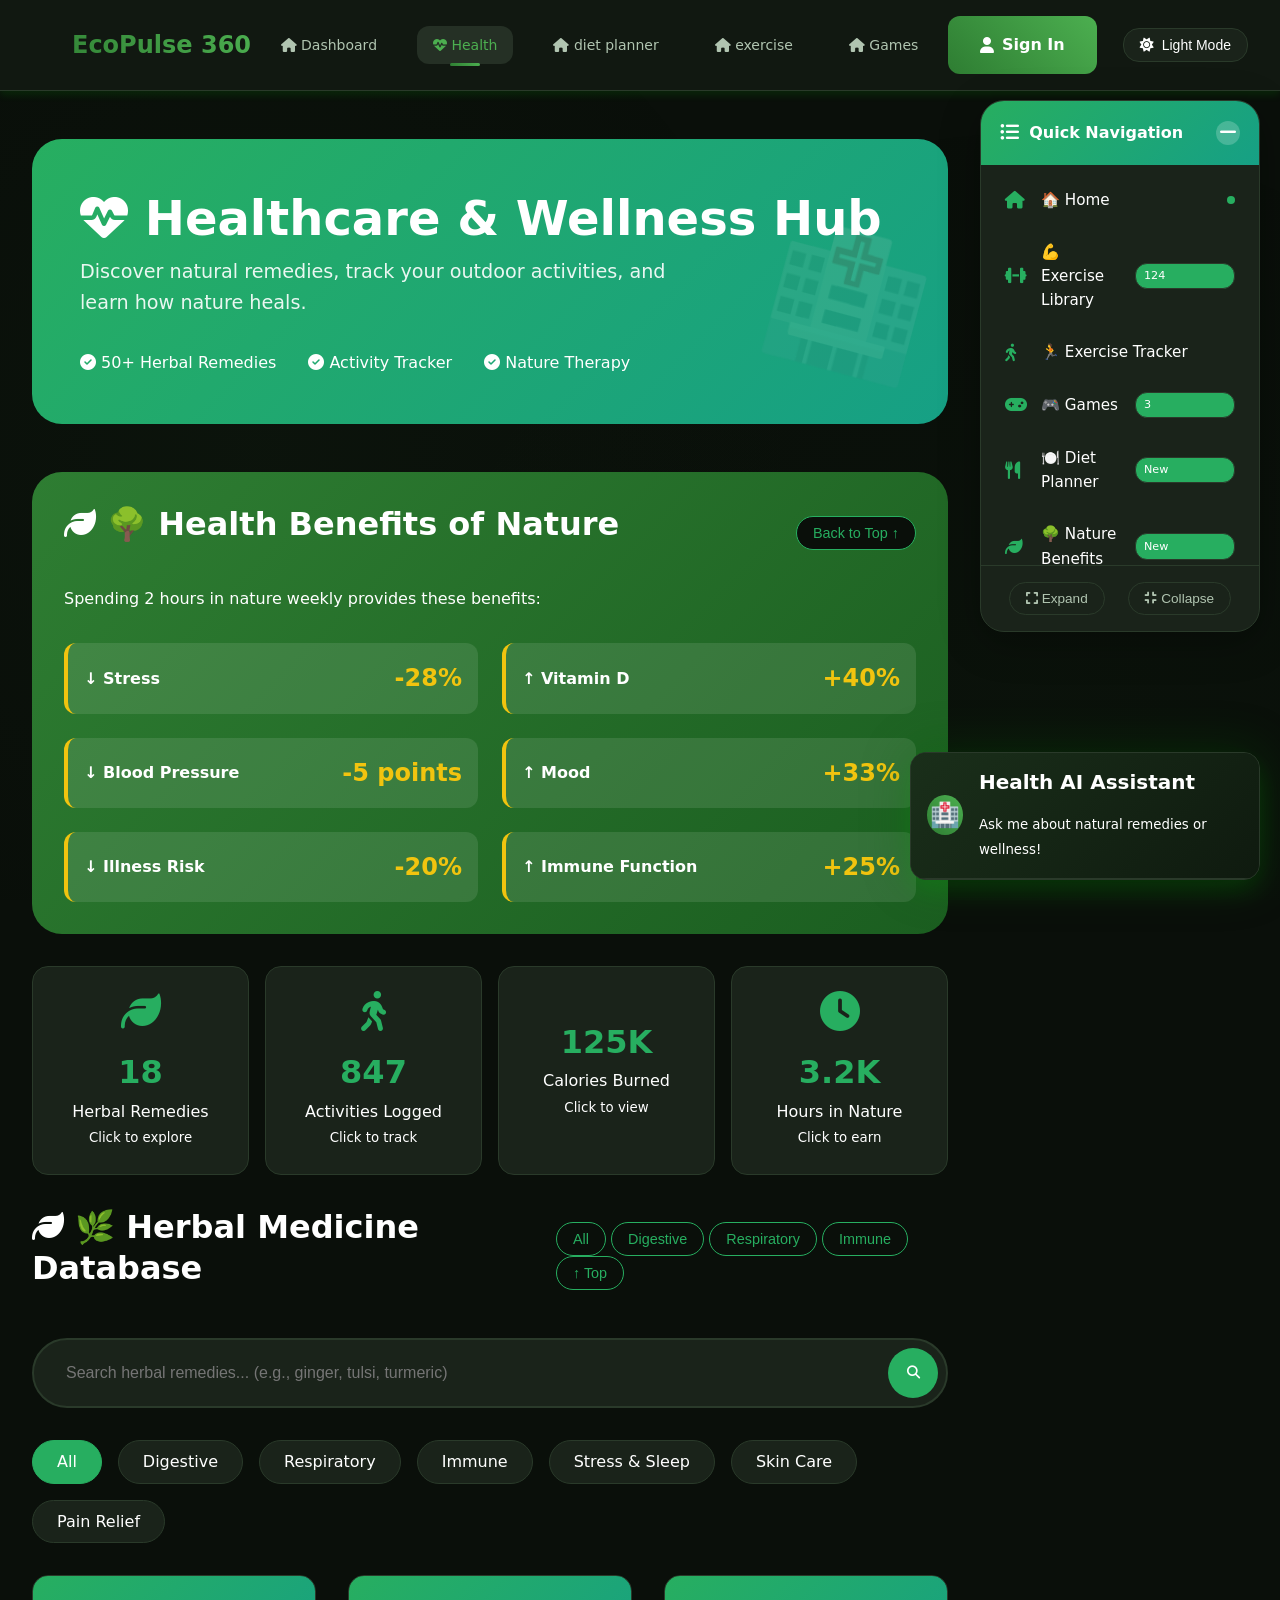
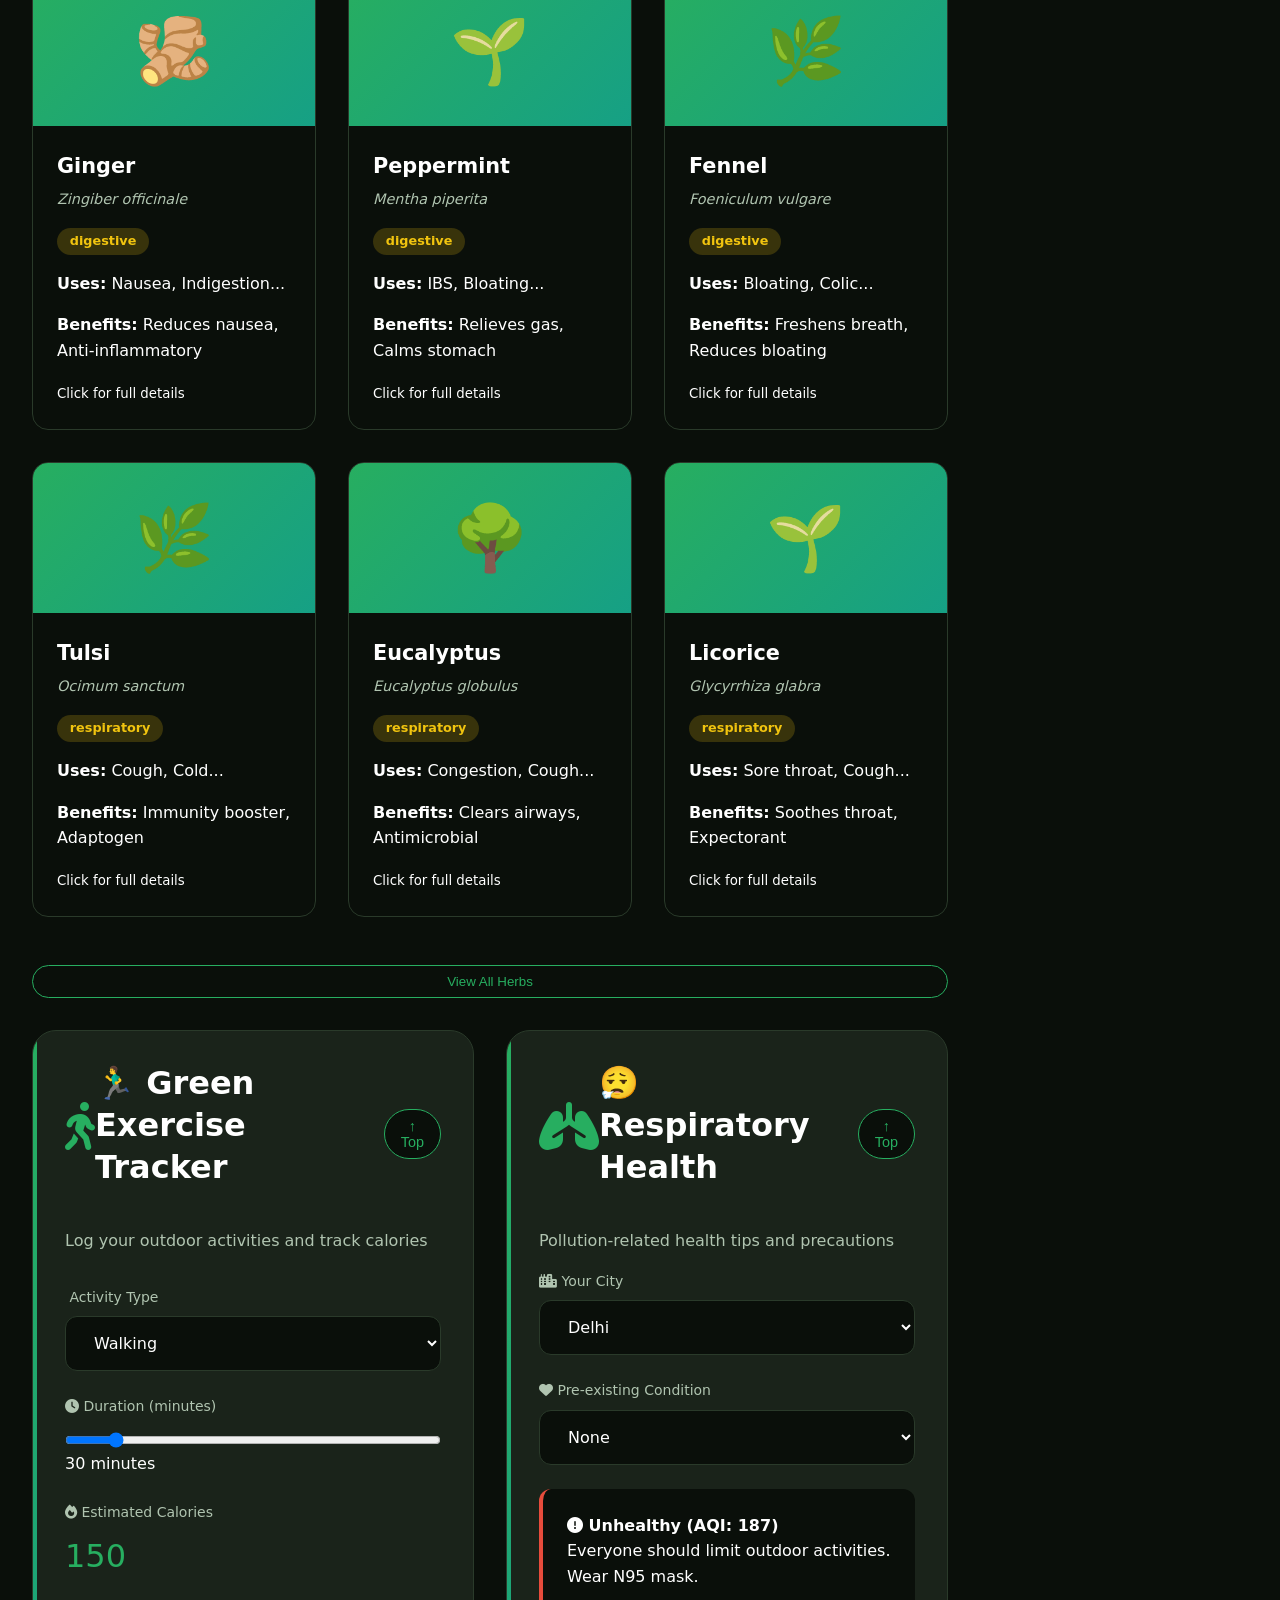
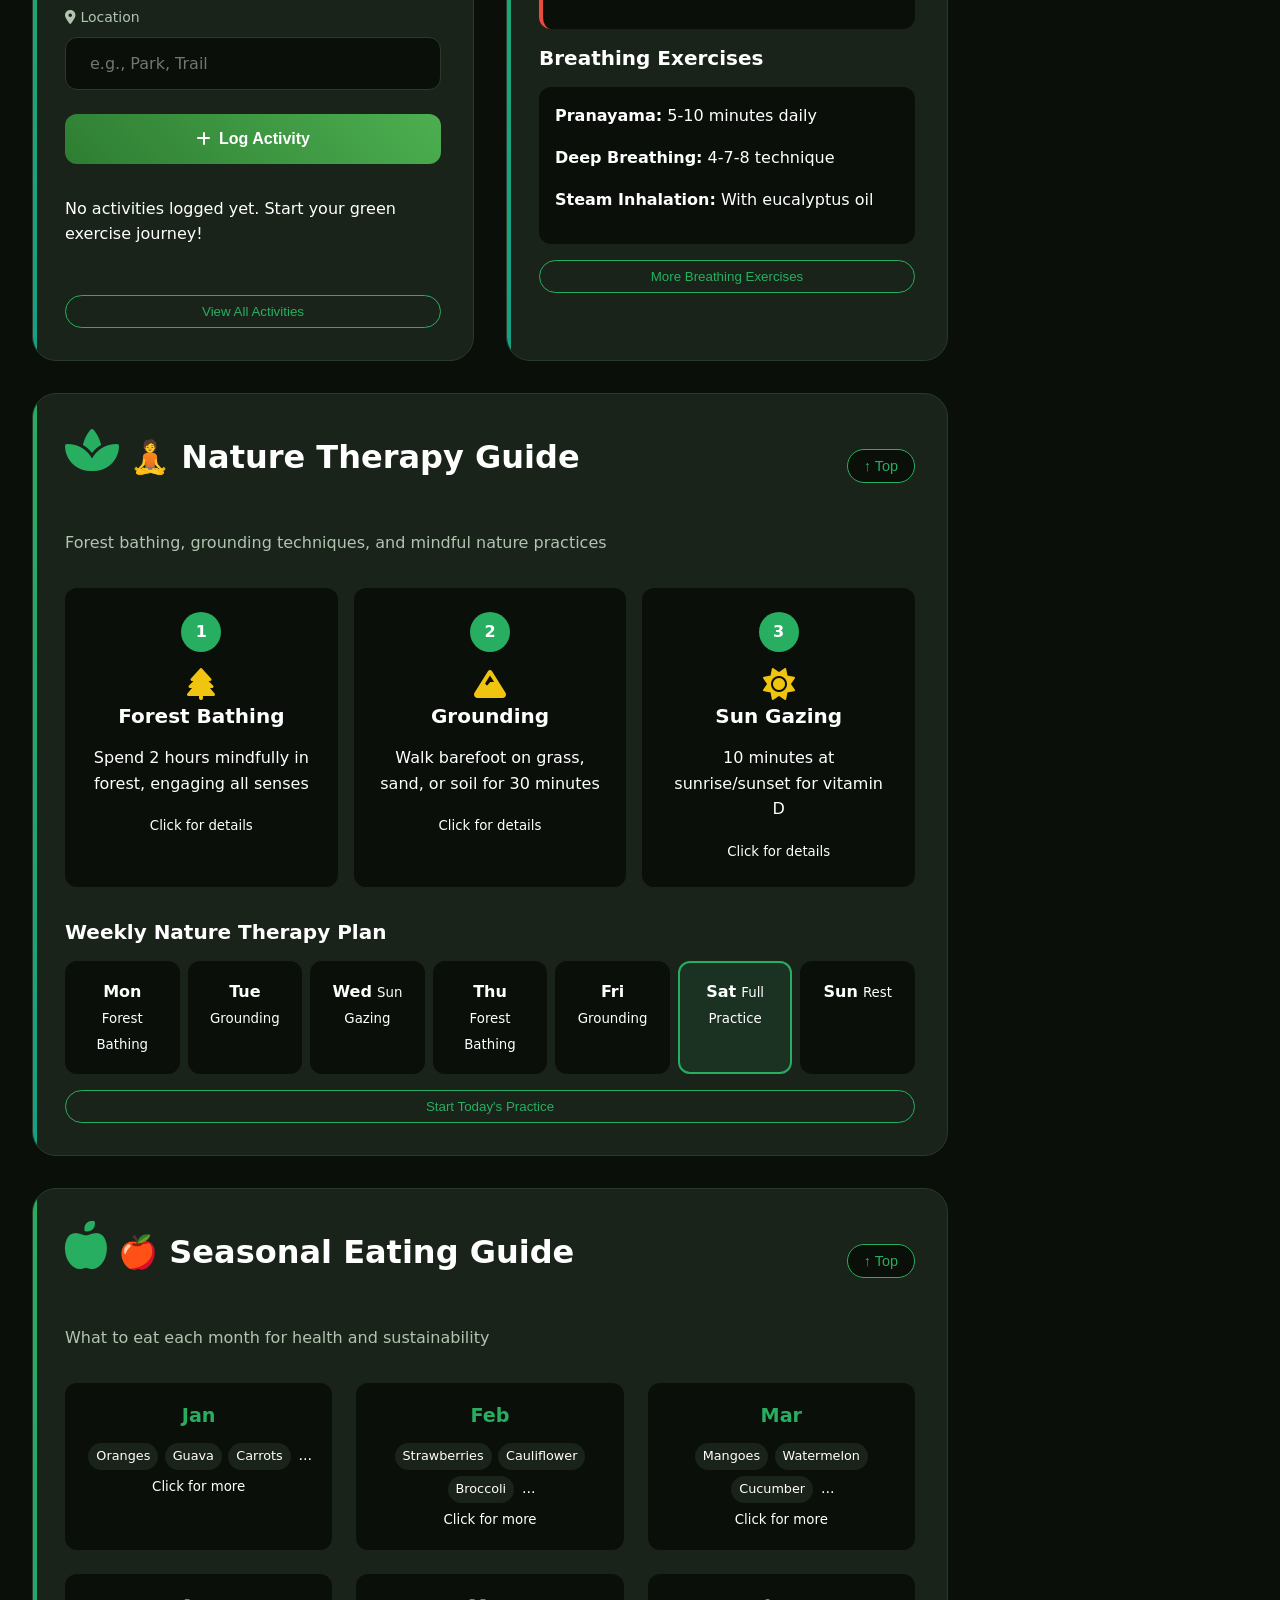
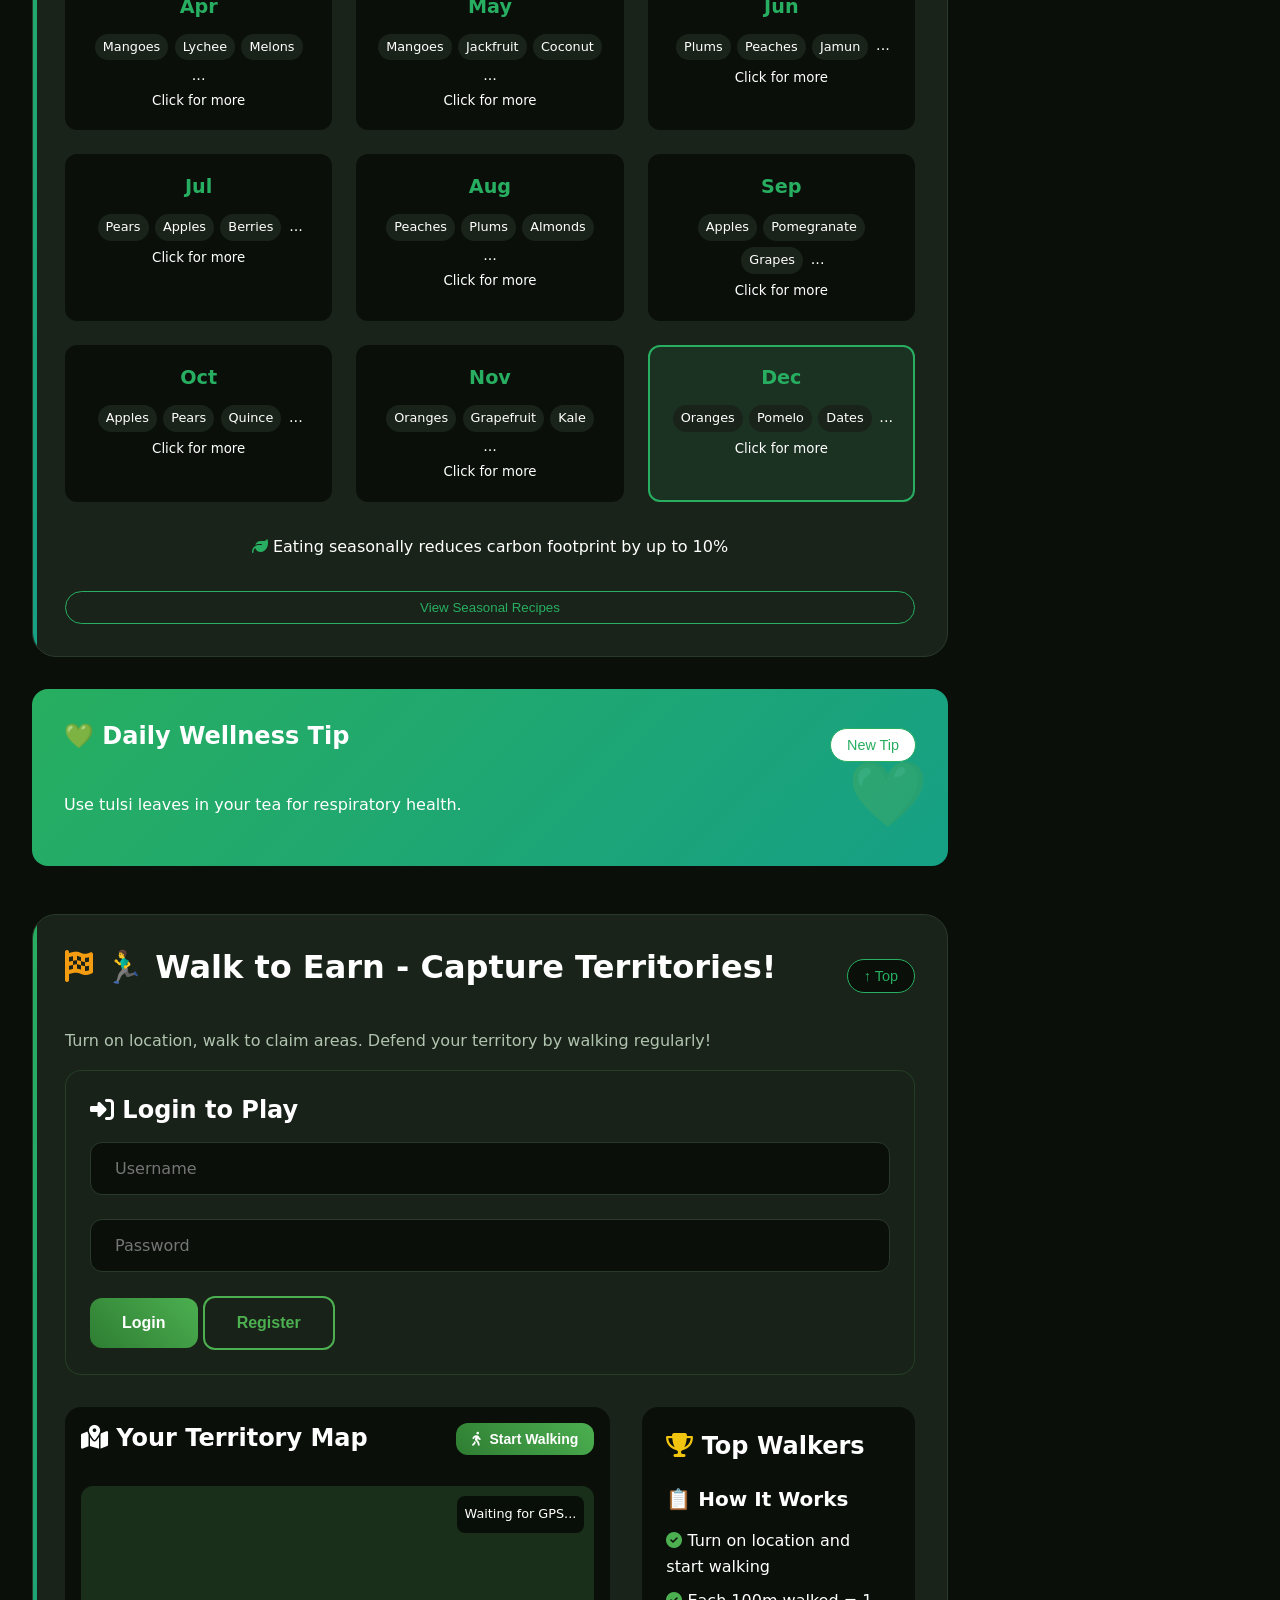
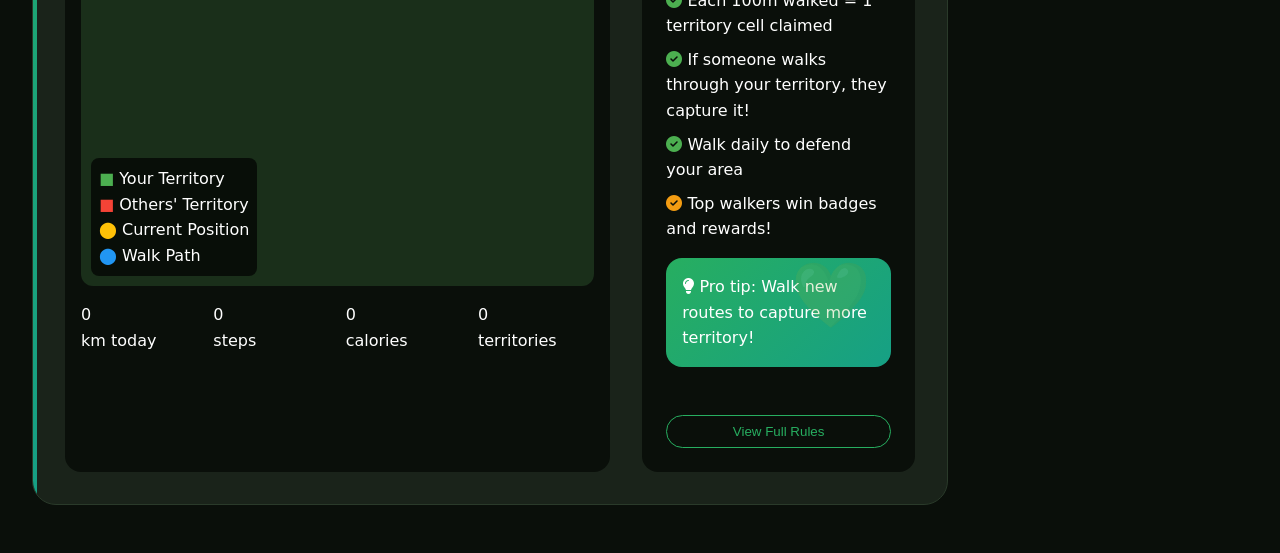
<file: healthcare.html>
<!DOCTYPE html>
<html lang="en" data-theme="dark">
<head>
    <meta charset="UTF-8">
    <meta name="viewport" content="width=device-width, initial-scale=1.0">
    <title>EcoPulse 360 - Healthcare & Wellness Hub</title>
    <link rel="stylesheet" href="https://cdnjs.cloudflare.com/ajax/libs/font-awesome/6.4.0/css/all.min.css">
    <link rel="stylesheet" href="css/style.css">
    <style>
        /* Healthcare Module Specific Styles */
        .healthcare-hero {
            background: linear-gradient(135deg, #27ae60, #16a085);
            border-radius: 30px;
            padding: 3rem;
            margin-bottom: 3rem;
            position: relative;
            overflow: hidden;
        }
        
        .healthcare-hero::before {
            content: '🏥';
            position: absolute;
            right: 20px;
            bottom: 20px;
            font-size: 8rem;
            opacity: 0.1;
            transform: rotate(15deg);
        }
        
        .health-stats {
            display: grid;
            grid-template-columns: repeat(4, 1fr);
            gap: 1rem;
            margin-bottom: 2rem;
        }
        
        .health-stat-card {
            background: var(--bg-card);
            border-radius: 16px;
            padding: 1.5rem;
            text-align: center;
            border: 1px solid var(--border-color);
            transition: all 0.3s ease;
        }
        
        .health-stat-card:hover {
            transform: translateY(-5px);
            border-color: #27ae60;
            box-shadow: 0 10px 30px rgba(39, 174, 96, 0.2);
        }
        
        .health-stat-icon {
            font-size: 2.5rem;
            color: #27ae60;
            margin-bottom: 1rem;
        }
        
        .health-stat-value {
            font-size: 2rem;
            font-weight: 700;
            color: #27ae60;
        }
        
        .calculator-grid {
            display: grid;
            grid-template-columns: repeat(auto-fit, minmax(400px, 1fr));
            gap: 2rem;
            margin: 2rem 0;
        }
        
        .health-card {
            background: var(--bg-card);
            border-radius: 24px;
            padding: 2rem;
            border: 1px solid var(--border-color);
            transition: all 0.3s ease;
            position: relative;
            overflow: hidden;
            scroll-margin-top: 100px;
        }
        
        .health-card:hover {
            transform: translateY(-5px);
            border-color: #27ae60;
            box-shadow: 0 20px 40px rgba(39, 174, 96, 0.2);
        }
        
        .health-card::after {
            content: '';
            position: absolute;
            top: 0;
            left: 0;
            width: 4px;
            height: 100%;
            background: linear-gradient(180deg, #27ae60, #16a085);
        }
        
        .health-icon {
            font-size: 3rem;
            margin-bottom: 1rem;
            color: #27ae60;
            animation: float 3s ease-in-out infinite;
        }
        
        .herb-grid {
            display: grid;
            grid-template-columns: repeat(auto-fit, minmax(280px, 1fr));
            gap: 2rem;
            margin: 2rem 0;
        }
        
        .herb-card {
            background: var(--bg-primary);
            border-radius: 16px;
            overflow: hidden;
            border: 1px solid var(--border-color);
            transition: all 0.3s ease;
        }
        
        .herb-card:hover {
            transform: translateY(-5px);
            border-color: #27ae60;
            box-shadow: 0 10px 30px rgba(39, 174, 96, 0.2);
        }
        
        .herb-image {
            height: 150px;
            background: linear-gradient(135deg, #27ae60, #16a085);
            display: flex;
            align-items: center;
            justify-content: center;
            font-size: 4rem;
            color: white;
        }
        
        .herb-content {
            padding: 1.5rem;
        }
        
        .herb-name {
            font-size: 1.3rem;
            font-weight: 600;
            margin-bottom: 0.3rem;
        }
        
        .herb-scientific {
            font-style: italic;
            color: var(--text-secondary);
            font-size: 0.9rem;
            margin-bottom: 1rem;
        }
        
        .precaution-badge {
            display: inline-block;
            padding: 0.2rem 0.8rem;
            background: rgba(241, 196, 15, 0.2);
            color: #f1c40f;
            border-radius: 20px;
            font-size: 0.8rem;
            font-weight: 600;
            margin-right: 0.5rem;
            margin-bottom: 0.5rem;
        }
        
        .nature-benefits {
            background: linear-gradient(135deg, #2e7d32, #1b5e20);
            border-radius: 30px;
            padding: 2rem;
            margin: 2rem 0;
            color: white;
            scroll-margin-top: 100px;
        }
        
        .benefits-grid {
            display: grid;
            grid-template-columns: repeat(2, 1fr);
            gap: 1.5rem;
            margin-top: 2rem;
        }
        
        .benefit-item {
            display: flex;
            justify-content: space-between;
            align-items: center;
            padding: 1rem;
            background: rgba(255,255,255,0.1);
            border-radius: 12px;
            border-left: 4px solid #f1c40f;
        }
        
        .benefit-label {
            font-weight: 600;
        }
        
        .benefit-value {
            font-size: 1.5rem;
            font-weight: 700;
            color: #f1c40f;
        }
        
        .exercise-log {
            max-height: 300px;
            overflow-y: auto;
            margin: 1rem 0;
        }
        
        .log-entry {
            display: flex;
            justify-content: space-between;
            align-items: center;
            padding: 1rem;
            background: var(--bg-primary);
            border-radius: 8px;
            margin-bottom: 0.5rem;
            border-left: 4px solid #27ae60;
        }
        
        .log-date {
            color: var(--text-muted);
            font-size: 0.9rem;
        }
        
        .log-activity {
            font-weight: 600;
        }
        
        .log-calories {
            color: #27ae60;
            font-weight: 600;
        }
        
        .therapy-guide {
            display: grid;
            grid-template-columns: repeat(3, 1fr);
            gap: 1rem;
            margin: 2rem 0;
        }
        
        .therapy-step {
            text-align: center;
            padding: 1.5rem;
            background: var(--bg-primary);
            border-radius: 12px;
            position: relative;
        }
        
        .step-number {
            width: 40px;
            height: 40px;
            background: #27ae60;
            color: white;
            border-radius: 50%;
            display: flex;
            align-items: center;
            justify-content: center;
            font-weight: 700;
            margin: 0 auto 1rem;
        }
        
        .seasonal-calendar {
            display: grid;
            grid-template-columns: repeat(3, 1fr);
            gap: 1.5rem;
            margin: 2rem 0;
        }
        
        .month-card {
            background: var(--bg-primary);
            border-radius: 12px;
            padding: 1rem;
            text-align: center;
            border: 2px solid transparent;
            transition: all 0.3s ease;
        }
        
        .month-card.current {
            border-color: #27ae60;
            background: rgba(39, 174, 96, 0.1);
        }
        
        .month-name {
            font-size: 1.2rem;
            font-weight: 600;
            margin-bottom: 0.5rem;
            color: #27ae60;
        }
        
        .food-item {
            display: inline-block;
            padding: 0.2rem 0.5rem;
            background: var(--bg-card);
            border-radius: 20px;
            font-size: 0.8rem;
            margin: 0.2rem;
        }
        
        .respiratory-card {
            background: var(--bg-primary);
            border-radius: 12px;
            padding: 1.5rem;
            margin: 1rem 0;
            border-left: 4px solid;
        }
        
        .respiratory-card.green { border-left-color: #27ae60; }
        .respiratory-card.yellow { border-left-color: #f1c40f; }
        .respiratory-card.red { border-left-color: #e74c3c; }
        
        .search-box {
            background: var(--bg-card);
            border-radius: 50px;
            padding: 0.5rem;
            display: flex;
            align-items: center;
            border: 2px solid var(--border-color);
            margin: 2rem 0;
        }
        
        .search-box input {
            flex: 1;
            padding: 0.8rem 1.5rem;
            background: transparent;
            border: none;
            color: var(--text-primary);
            font-size: 1rem;
        }
        
        .search-box input:focus {
            outline: none;
        }
        
        .search-box button {
            width: 50px;
            height: 50px;
            border-radius: 50%;
            background: #27ae60;
            border: none;
            color: white;
            cursor: pointer;
        }
        
        .category-pills {
            display: flex;
            gap: 1rem;
            flex-wrap: wrap;
            margin: 1rem 0;
        }
        
        .pill {
            padding: 0.5rem 1.5rem;
            background: var(--bg-card);
            border: 1px solid var(--border-color);
            border-radius: 30px;
            cursor: pointer;
            transition: all 0.3s ease;
        }
        
        .pill:hover {
            border-color: #27ae60;
        }
        
        .pill.active {
            background: #27ae60;
            color: white;
            border-color: #27ae60;
        }
        
        .health-tip {
            background: linear-gradient(135deg, #27ae60, #16a085);
            color: white;
            padding: 2rem;
            border-radius: 16px;
            margin: 2rem 0;
            position: relative;
            overflow: hidden;
        }
        
        .health-tip::before {
            content: '💚';
            position: absolute;
            right: 20px;
            bottom: 20px;
            font-size: 4rem;
            opacity: 0.2;
        }

        /* Navigation Buttons */
        .feature-nav {
            background: var(--bg-card);
            border-radius: 60px;
            padding: 1rem;
            margin-bottom: 2rem;
            display: flex;
            flex-wrap: wrap;
            gap: 0.8rem;
            justify-content: center;
            border: 1px solid var(--border-color);
            position: sticky;
            top: 80px;
            z-index: 100;
            backdrop-filter: blur(10px);
        }

        .nav-feature-btn {
            padding: 0.8rem 1.5rem;
            border: none;
            background: transparent;
            color: var(--text-secondary);
            border-radius: 40px;
            cursor: pointer;
            font-size: 0.95rem;
            font-weight: 500;
            transition: all 0.3s ease;
            border: 1px solid transparent;
        }

        .nav-feature-btn:hover {
            border-color: #27ae60;
            color: #27ae60;
        }

        .nav-feature-btn.active {
            background: #27ae60;
            color: white;
        }

        .btn-scroll {
            padding: 0.5rem 1rem;
            background: var(--bg-primary);
            border: 1px solid #27ae60;
            border-radius: 30px;
            color: #27ae60;
            cursor: pointer;
            font-size: 0.9rem;
            transition: all 0.3s ease;
        }

        .btn-scroll:hover {
            background: #27ae60;
            color: white;
        }

        .feature-section {
            scroll-margin-top: 150px;
        }

        .section-header {
            display: flex;
            justify-content: space-between;
            align-items: center;
            margin-bottom: 1.5rem;
        }

        .btn-view-all {
            padding: 0.5rem 1rem;
            background: transparent;
            border: 1px solid #27ae60;
            border-radius: 20px;
            color: #27ae60;
            cursor: pointer;
        }

        /* ===== FLOATING CORNER LIST SECTION ===== */
        .floating-corner-list {
            position: fixed;
            top: 100px;
            right: 20px;
            width: 280px;
            background: var(--bg-card);
            border-radius: 24px;
            border: 1px solid var(--border-color);
            box-shadow: 0 10px 40px rgba(0, 0, 0, 0.3);
            z-index: 1000;
            backdrop-filter: blur(10px);
            transition: all 0.3s ease;
            overflow: hidden;
        }

        .floating-corner-list.minimized {
            width: 60px;
            height: 60px;
            border-radius: 30px;
            cursor: pointer;
        }

        .floating-corner-list.minimized .list-header {
            padding: 1rem;
            justify-content: center;
        }

        .floating-corner-list.minimized .list-header span,
        .floating-corner-list.minimized .list-items,
        .floating-corner-list.minimized .list-footer {
            display: none;
        }

        .floating-corner-list.minimized .list-header i {
            margin: 0;
            font-size: 1.5rem;
        }

        .list-header {
            padding: 1.2rem;
            background: linear-gradient(135deg, #27ae60, #16a085);
            color: white;
            display: flex;
            align-items: center;
            gap: 10px;
            cursor: pointer;
            font-weight: 600;
        }

        .list-header i {
            font-size: 1.2rem;
        }

        .list-header span {
            flex: 1;
        }

        .minimize-btn {
            background: rgba(255,255,255,0.2);
            border: none;
            color: white;
            width: 24px;
            height: 24px;
            border-radius: 12px;
            display: flex;
            align-items: center;
            justify-content: center;
            cursor: pointer;
            font-size: 0.8rem;
        }

        .list-items {
            max-height: 400px;
            overflow-y: auto;
            padding: 0.5rem;
        }

        .list-item {
            display: flex;
            align-items: center;
            gap: 12px;
            padding: 0.8rem 1rem;
            border-radius: 12px;
            cursor: pointer;
            transition: all 0.2s ease;
            margin: 2px 0;
            color: var(--text-primary);
        }

        .list-item:hover {
            background: rgba(39, 174, 96, 0.1);
            transform: translateX(-5px);
        }

        .list-item i {
            width: 24px;
            color: #27ae60;
            font-size: 1.1rem;
        }

        .list-item span {
            flex: 1;
            font-size: 0.95rem;
        }

        .list-item .badge {
            background: #27ae60;
            color: white;
            padding: 0.2rem 0.5rem;
            border-radius: 12px;
            font-size: 0.7rem;
        }

        .list-footer {
            padding: 1rem;
            border-top: 1px solid var(--border-color);
            display: flex;
            justify-content: space-around;
        }

        .list-footer button {
            background: transparent;
            border: 1px solid var(--border-color);
            color: var(--text-secondary);
            padding: 0.5rem 1rem;
            border-radius: 20px;
            cursor: pointer;
            font-size: 0.85rem;
            transition: all 0.2s ease;
        }

        .list-footer button:hover {
            background: #27ae60;
            color: white;
            border-color: #27ae60;
        }

        .progress-indicator {
            width: 8px;
            height: 8px;
            border-radius: 4px;
            background: #27ae60;
            margin-left: 5px;
        }

        /* Make room for floating list */
        .dashboard-container {
            margin-right: 300px;
            transition: margin-right 0.3s ease;
        }

        .dashboard-container.minimized {
            margin-right: 80px;
        }

        @media (max-width: 1200px) {
            .floating-corner-list {
                display: none;
            }
            .dashboard-container {
                margin-right: 0;
            }
        }

        @keyframes float {
            0%, 100% { transform: translateY(0); }
            50% { transform: translateY(-10px); }
        }
        
        @keyframes pulse {
            0%, 100% { transform: scale(1); }
            50% { transform: scale(1.05); }
        }
        
        .pulse-animation {
            animation: pulse 2s infinite;
        }
        
        .nature-icon {
            font-size: 2rem;
            color: #f1c40f;
        }

        /* Quick action buttons */
        .quick-actions {
            position: fixed;
            bottom: 20px;
            right: 20px;
            z-index: 999;
        }
    </style>
</head>
<body>
    <!-- Navigation -->
    <nav class="navbar">
        <div class="logo">
            <i class="fas fa-leaf"></i>
            <span>EcoPulse 360</span>
        </div>
        <div class="nav-links">
            <a href="index.html"><i class="fas fa-home"></i> Dashboard</a>
            <a href="healthcare.html" class="active"><i class="fas fa-heartbeat"></i> Health</a>
            <a href="diet-planner.html"><i class="fas fa-home"></i> diet planner</a>
            <a href="exercise.html"><i class="fas fa-home"></i> exercise</a>
            <a href="games.html"><i class="fas fa-home"></i> Games</a>
        </div>
        <div class="nav-right">
            <a href="signin.html" class="btn btn-primary" style="margin-right:10px;">
                <i class="fas fa-user"></i> Sign In
            </a>
            <button class="theme-toggle" id="themeToggle">
                <i class="fas fa-moon"></i> Dark Mode
            </button>
        </div>
    </nav>

    <!-- Floating Corner List Section -->
    <div class="floating-corner-list" id="floatingList">
        <div class="list-header" onclick="toggleFloatingList()">
            <i class="fas fa-list-ul"></i>
            <span>Quick Navigation</span>
            <div class="minimize-btn" onclick="event.stopPropagation(); minimizeFloatingList()">
                <i class="fas fa-minus"></i>
            </div>
        </div>
        <div class="list-items" id="listItems">
            <!-- Hero -->
            <div class="list-item" onclick="scrollToSection('hero'); updateActiveListItem('hero')">
                <i class="fas fa-home"></i>
                <span>🏠 Home</span>
                <div class="progress-indicator"></div>
            </div>
            
<!-- Exercise Library -->
<div class="list-item" onclick="window.location.href='exercise.html'">
    <i class="fas fa-dumbbell"></i>
    <span>💪 Exercise Library</span>
    <span class="badge">124</span>
</div>

             <!-- Exercise Tracker -->
            <div class="list-item" onclick="scrollToSection('exerciseTracker'); updateActiveListItem('exerciseTracker')">
                <i class="fas fa-walking"></i>
                <span>🏃 Exercise Tracker</span>
            </div>

            <!-- Games Section -->
<div class="list-item" onclick="showGamesMenu()">
    <i class="fas fa-gamepad"></i>
    <span>🎮 Games</span>
    <span class="badge">3</span>
</div>

<!-- Diet Planner -->
<div class="list-item" onclick="showDietPlanner()">
    <i class="fas fa-utensils"></i>
    <span>🍽️ Diet Planner</span>
    <span class="badge">New</span>
</div>


            <!-- Nature Benefits -->
            <div class="list-item" onclick="scrollToSection('natureBenefits'); updateActiveListItem('natureBenefits')">
                <i class="fas fa-leaf"></i>
                <span>🌳 Nature Benefits</span>
                <span class="badge">New</span>
            </div>
            
            <!-- Quick Stats -->
            <div class="list-item" onclick="scrollToSection('quickStats'); updateActiveListItem('quickStats')">
                <i class="fas fa-chart-bar"></i>
                <span>📊 Quick Stats</span>
            </div>
            
            <!-- Herbal Remedies -->
            <div class="list-item" onclick="scrollToSection('herbalRemedies'); updateActiveListItem('herbalRemedies')">
                <i class="fas fa-seedling"></i>
                <span>🌿 Herbal Remedies</span>
                <span class="badge">18</span>
            </div>
            
           
            
            <!-- Respiratory Health -->
            <div class="list-item" onclick="scrollToSection('respiratoryHealth'); updateActiveListItem('respiratoryHealth')">
                <i class="fas fa-lungs"></i>
                <span>😮‍💨 Respiratory</span>
            </div>
            
            <!-- Nature Therapy -->
            <div class="list-item" onclick="scrollToSection('natureTherapy'); updateActiveListItem('natureTherapy')">
                <i class="fas fa-spa"></i>
                <span>🧘 Nature Therapy</span>
            </div>
            
            <!-- Seasonal Eating -->
            <div class="list-item" onclick="scrollToSection('seasonalEating'); updateActiveListItem('seasonalEating')">
                <i class="fas fa-apple-alt"></i>
                <span>🍎 Seasonal Eating</span>
            </div>
            
            <!-- Daily Tip -->
            <div class="list-item" onclick="scrollToSection('dailyTip'); updateActiveListItem('dailyTip')">
                <i class="fas fa-lightbulb"></i>
                <span>💚 Daily Tip</span>
            </div>
            
            <!-- Walk to Earn -->
            <div class="list-item" onclick="scrollToSection('walkToEarn'); updateActiveListItem('walkToEarn')">
                <i class="fas fa-flag-checkered"></i>
                <span>🎮 Walk to Earn</span>
                <span class="badge">Hot</span>
            </div>
            
            <!-- AI Assistant -->
            <div class="list-item" onclick="toggleAIAssistant()">
                <i class="fas fa-robot"></i>
                <span>🤖 AI Assistant</span>
            </div>
        </div>
        <div class="list-footer">
            <button onclick="expandAllSections()"><i class="fas fa-expand"></i> Expand</button>
            <button onclick="collapseAllSections()"><i class="fas fa-compress"></i> Collapse</button>
        </div>
    </div>

    <!-- Quick Actions Floating Button (Mobile) -->
    <div class="quick-actions" style="display: none;" id="quickActions">
        <button class="btn btn-primary" onclick="toggleFloatingList()" style="border-radius: 50px; padding: 1rem;">
            <i class="fas fa-bars"></i> Menu
        </button>
    </div>

    <!-- Main Container -->
    <div class="dashboard-container" id="dashboardContainer">
        <!-- Hero Section -->
        <div class="healthcare-hero" id="hero">
            <h1 style="font-size: 3rem; margin-bottom: 0.5rem;">
                <i class="fas fa-heartbeat" style="color: #fff;"></i> 
                Healthcare & Wellness Hub
            </h1>
            <p style="color: rgba(255,255,255,0.9); font-size: 1.2rem; max-width: 600px;">
                Discover natural remedies, track your outdoor activities, and learn how nature heals.
            </p>
            <div style="display: flex; gap: 2rem; margin-top: 2rem;">
                <div><i class="fas fa-check-circle" style="color: #fff;"></i> 50+ Herbal Remedies</div>
                <div><i class="fas fa-check-circle" style="color: #fff;"></i> Activity Tracker</div>
                <div><i class="fas fa-check-circle" style="color: #fff;"></i> Nature Therapy</div>
            </div>
        </div>

        <!-- Feature Navigation Buttons (Top Bar) 
        <div class="feature-nav">
            <button class="nav-feature-btn active" onclick="scrollToSection('hero')">🏠 Home</button>
            <button class="nav-feature-btn" onclick="scrollToSection('natureBenefits')">🌳 Nature Benefits</button>
            <button class="nav-feature-btn" onclick="scrollToSection('quickStats')">📊 Quick Stats</button>
            <button class="nav-feature-btn" onclick="scrollToSection('herbalRemedies')">🌿 Herbal Remedies</button>
            <button class="nav-feature-btn" onclick="scrollToSection('exerciseTracker')">🏃 Exercise</button>
            <button class="nav-feature-btn" onclick="scrollToSection('respiratoryHealth')">😮‍💨 Respiratory</button>
            <button class="nav-feature-btn" onclick="scrollToSection('natureTherapy')">🧘 Nature Therapy</button>
            <button class="nav-feature-btn" onclick="scrollToSection('seasonalEating')">🍎 Seasonal Eating</button>
            <button class="nav-feature-btn" onclick="scrollToSection('dailyTip')">💚 Daily Tip</button>
            <button class="nav-feature-btn" onclick="scrollToSection('walkToEarn')">🎮 Walk to Earn</button>
        </div>-->

        <!-- Health Benefits of Nature Counter -->
        <div class="nature-benefits feature-section" id="natureBenefits">
            <div class="section-header">
                <h2><i class="fas fa-leaf"></i> 🌳 Health Benefits of Nature</h2>
                <button class="btn-scroll" onclick="scrollToSection('hero')">Back to Top ↑</button>
            </div>
            <p>Spending 2 hours in nature weekly provides these benefits:</p>
            
            <div class="benefits-grid">
                <div class="benefit-item">
                    <span class="benefit-label">↓ Stress</span>
                    <span class="benefit-value">-28%</span>
                </div>
                <div class="benefit-item">
                    <span class="benefit-label">↑ Vitamin D</span>
                    <span class="benefit-value">+40%</span>
                </div>
                <div class="benefit-item">
                    <span class="benefit-label">↓ Blood Pressure</span>
                    <span class="benefit-value">-5 points</span>
                </div>
                <div class="benefit-item">
                    <span class="benefit-label">↑ Mood</span>
                    <span class="benefit-value">+33%</span>
                </div>
                <div class="benefit-item">
                    <span class="benefit-label">↓ Illness Risk</span>
                    <span class="benefit-value">-20%</span>
                </div>
                <div class="benefit-item">
                    <span class="benefit-label">↑ Immune Function</span>
                    <span class="benefit-value">+25%</span>
                </div>
            </div>
        </div>

        <!-- Quick Stats -->
        <div class="health-stats feature-section" id="quickStats">
            <div class="health-stat-card" onclick="scrollToSection('herbalRemedies')" style="cursor: pointer;">
                <i class="fas fa-leaf health-stat-icon"></i>
                <div class="health-stat-value" id="totalHerbs">52</div>
                <div class="stat-label">Herbal Remedies</div>
                <small>Click to explore</small>
            </div>
            <div class="health-stat-card" onclick="scrollToSection('exerciseTracker')" style="cursor: pointer;">
                <i class="fas fa-walking health-stat-icon"></i>
                <div class="health-stat-value" id="totalActivities">847</div>
                <div class="stat-label">Activities Logged</div>
                <small>Click to track</small>
            </div>
            <div class="health-stat-card" onclick="scrollToSection('exerciseTracker')" style="cursor: pointer;">
                <i class="fas fa-calories health-stat-icon"></i>
                <div class="health-stat-value" id="totalCalories">125K</div>
                <div class="stat-label">Calories Burned</div>
                <small>Click to view</small>
            </div>
            <div class="health-stat-card" onclick="scrollToSection('walkToEarn')" style="cursor: pointer;">
                <i class="fas fa-clock health-stat-icon"></i>
                <div class="health-stat-value" id="natureHours">3.2K</div>
                <div class="stat-label">Hours in Nature</div>
                <small>Click to earn</small>
            </div>
        </div>

        <!-- Herbal Remedies Section -->
        <div class="feature-section" id="herbalRemedies">
            <div class="section-header">
                <h2><i class="fas fa-leaf"></i> 🌿 Herbal Medicine Database</h2>
                <div>
                    <button class="btn-scroll" onclick="filterHerbs('all')">All</button>
                    <button class="btn-scroll" onclick="filterHerbs('digestive')">Digestive</button>
                    <button class="btn-scroll" onclick="filterHerbs('respiratory')">Respiratory</button>
                    <button class="btn-scroll" onclick="filterHerbs('immune')">Immune</button>
                    <button class="btn-scroll" onclick="scrollToSection('hero')">↑ Top</button>
                </div>
            </div>

            <!-- Search Box for Herbal Medicine -->
            <div class="search-box">
                <input type="text" id="herbSearch" placeholder="Search herbal remedies... (e.g., ginger, tulsi, turmeric)" onkeyup="searchHerbs()">
                <button onclick="searchHerbs()"><i class="fas fa-search"></i></button>
            </div>

            <!-- Category Pills -->
            <div class="category-pills">
                <span class="pill active" onclick="filterHerbs('all')">All</span>
                <span class="pill" onclick="filterHerbs('digestive')">Digestive</span>
                <span class="pill" onclick="filterHerbs('respiratory')">Respiratory</span>
                <span class="pill" onclick="filterHerbs('immune')">Immune</span>
                <span class="pill" onclick="filterHerbs('stress')">Stress & Sleep</span>
                <span class="pill" onclick="filterHerbs('skin')">Skin Care</span>
                <span class="pill" onclick="filterHerbs('pain')">Pain Relief</span>
            </div>

            <!-- Herbal Grid -->
            <div class="herb-grid" id="herbGrid"></div>
            <button class="btn-view-all" onclick="filterHerbs('all')" style="width: 100%; margin-top: 1rem;">View All Herbs</button>
        </div>

        <!-- Main Grid -->
        <div class="calculator-grid">
            <!-- Green Exercise Tracker -->
            <div class="health-card feature-section" id="exerciseTracker">
                <div class="section-header">
                    <i class="fas fa-walking health-icon"></i>
                    <h2>🏃‍♂️ Green Exercise Tracker</h2>
                    <button class="btn-scroll" onclick="scrollToSection('hero')">↑ Top</button>
                </div>
                <p style="color: var(--text-secondary);">Log your outdoor activities and track calories</p>
                
                <div style="margin: 2rem 0;">
                    <div class="form-group">
                        <label><i class="fas fa-activity"></i> Activity Type</label>
                        <select id="activityType" class="form-control">
                            <option value="walking">Walking</option>
                            <option value="hiking">Hiking</option>
                            <option value="running">Running</option>
                            <option value="cycling">Cycling</option>
                            <option value="gardening">Gardening</option>
                            <option value="yoga">Outdoor Yoga</option>
                        </select>
                    </div>
                    
                    <div class="form-group">
                        <label><i class="fas fa-clock"></i> Duration (minutes)</label>
                        <input type="range" id="activityDuration" min="10" max="180" value="30" step="5" oninput="updateCalories()">
                        <span id="durationValue">30 minutes</span>
                    </div>
                    
                    <div class="form-group">
                        <label><i class="fas fa-fire"></i> Estimated Calories</label>
                        <div style="font-size: 2rem; color: #27ae60;" id="calorieEstimate">150</div>
                    </div>
                    
                    <div class="form-group">
                        <label><i class="fas fa-map-marker-alt"></i> Location</label>
                        <input type="text" id="activityLocation" class="form-control" placeholder="e.g., Park, Trail">
                    </div>
                    
                    <button class="btn btn-primary" style="width: 100%;" onclick="logActivity()">
                        <i class="fas fa-plus"></i> Log Activity
                    </button>
                </div>
                
                <div class="exercise-log" id="exerciseLog"></div>
                <button class="btn-view-all" onclick="viewAllActivities()" style="width: 100%; margin-top: 1rem;">View All Activities</button>
            </div>

            <!-- Respiratory Health -->
            <div class="health-card feature-section" id="respiratoryHealth">
                <div class="section-header">
                    <i class="fas fa-lungs health-icon"></i>
                    <h2>😮‍💨 Respiratory Health</h2>
                    <button class="btn-scroll" onclick="scrollToSection('hero')">↑ Top</button>
                </div>
                <p style="color: var(--text-secondary);">Pollution-related health tips and precautions</p>
                
                <div class="form-group">
                    <label><i class="fas fa-city"></i> Your City</label>
                    <select id="respiratoryCity" class="form-control" onchange="updateRespiratoryTips()">
                        <option value="delhi">Delhi</option>
                        <option value="mumbai">Mumbai</option>
                        <option value="bangalore">Bangalore</option>
                        <option value="chennai">Chennai</option>
                        <option value="kolkata">Kolkata</option>
                    </select>
                </div>
                
                <div class="form-group">
                    <label><i class="fas fa-heart"></i> Pre-existing Condition</label>
                    <select id="respiratoryCondition" class="form-control" onchange="updateRespiratoryTips()">
                        <option value="none">None</option>
                        <option value="asthma">Asthma</option>
                        <option value="allergies">Allergies</option>
                        <option value="copd">COPD</option>
                        <option value="bronchitis">Bronchitis</option>
                    </select>
                </div>
                
                <div id="respiratoryTips"></div>
                
                <div style="margin-top: 1rem;">
                    <h4>Breathing Exercises</h4>
                    <div class="therapy-step" style="text-align: left; padding: 1rem;">
                        <p><strong>Pranayama:</strong> 5-10 minutes daily</p>
                        <p><strong>Deep Breathing:</strong> 4-7-8 technique</p>
                        <p><strong>Steam Inhalation:</strong> With eucalyptus oil</p>
                    </div>
                </div>
                <button class="btn-view-all" onclick="showBreathingExercises()" style="width: 100%; margin-top: 1rem;">More Breathing Exercises</button>
            </div>
        </div>

        <!-- Nature Therapy Guide -->
        <div class="health-card feature-section" id="natureTherapy" style="margin-top: 2rem;">
            <div class="section-header">
                <h2><i class="fas fa-spa health-icon"></i> 🧘 Nature Therapy Guide</h2>
                <button class="btn-scroll" onclick="scrollToSection('hero')">↑ Top</button>
            </div>
            <p style="color: var(--text-secondary);">Forest bathing, grounding techniques, and mindful nature practices</p>
            
            <div class="therapy-guide">
                <div class="therapy-step" onclick="showForestBathingDetails()" style="cursor: pointer;">
                    <div class="step-number">1</div>
                    <i class="fas fa-tree nature-icon"></i>
                    <h4>Forest Bathing</h4>
                    <p>Spend 2 hours mindfully in forest, engaging all senses</p>
                    <small>Click for details</small>
                </div>
                
                <div class="therapy-step" onclick="showGroundingDetails()" style="cursor: pointer;">
                    <div class="step-number">2</div>
                    <i class="fas fa-mountain nature-icon"></i>
                    <h4>Grounding</h4>
                    <p>Walk barefoot on grass, sand, or soil for 30 minutes</p>
                    <small>Click for details</small>
                </div>
                
                <div class="therapy-step" onclick="showSunGazingDetails()" style="cursor: pointer;">
                    <div class="step-number">3</div>
                    <i class="fas fa-sun nature-icon"></i>
                    <h4>Sun Gazing</h4>
                    <p>10 minutes at sunrise/sunset for vitamin D</p>
                    <small>Click for details</small>
                </div>
            </div>
            
            <div style="margin-top: 2rem;">
                <h4>Weekly Nature Therapy Plan</h4>
                <div style="display: grid; grid-template-columns: repeat(7, 1fr); gap: 0.5rem;">
                    <div class="month-card" onclick="selectDay('mon')" style="cursor: pointer;">
                        <strong>Mon</strong>
                        <small>Forest Bathing</small>
                    </div>
                    <div class="month-card" onclick="selectDay('tue')" style="cursor: pointer;">
                        <strong>Tue</strong>
                        <small>Grounding</small>
                    </div>
                    <div class="month-card" onclick="selectDay('wed')" style="cursor: pointer;">
                        <strong>Wed</strong>
                        <small>Sun Gazing</small>
                    </div>
                    <div class="month-card" onclick="selectDay('thu')" style="cursor: pointer;">
                        <strong>Thu</strong>
                        <small>Forest Bathing</small>
                    </div>
                    <div class="month-card" onclick="selectDay('fri')" style="cursor: pointer;">
                        <strong>Fri</strong>
                        <small>Grounding</small>
                    </div>
                    <div class="month-card current" onclick="selectDay('sat')" style="cursor: pointer;">
                        <strong>Sat</strong>
                        <small>Full Practice</small>
                    </div>
                    <div class="month-card" onclick="selectDay('sun')" style="cursor: pointer;">
                        <strong>Sun</strong>
                        <small>Rest</small>
                    </div>
                </div>
            </div>
            <button class="btn-view-all" onclick="startNatureTherapy()" style="width: 100%; margin-top: 1rem;">Start Today's Practice</button>
        </div>

        <!-- Seasonal Eating Guide -->
        <div class="health-card feature-section" id="seasonalEating" style="margin-top: 2rem;">
            <div class="section-header">
                <h2><i class="fas fa-apple-alt health-icon"></i> 🍎 Seasonal Eating Guide</h2>
                <button class="btn-scroll" onclick="scrollToSection('hero')">↑ Top</button>
            </div>
            <p style="color: var(--text-secondary);">What to eat each month for health and sustainability</p>
            
            <div class="seasonal-calendar" id="seasonalCalendar"></div>
            
            <div style="margin-top: 2rem; text-align: center;">
                <p><i class="fas fa-leaf" style="color: #27ae60;"></i> Eating seasonally reduces carbon footprint by up to 10%</p>
            </div>
            <button class="btn-view-all" onclick="showSeasonalRecipes()" style="width: 100%; margin-top: 1rem;">View Seasonal Recipes</button>
        </div>

        <!-- Health Tip -->
        <div class="health-tip feature-section" id="dailyTip">
            <div class="section-header">
                <h3>💚 Daily Wellness Tip</h3>
                <button class="btn-scroll" onclick="getNewTip()" style="background: white; color: #27ae60;">New Tip</button>
            </div>
            <p id="dailyHealthTip">Start your day with a glass of warm water and lemon to boost immunity.</p>
        </div>

        <!-- Walk to Earn - Territory Capture Game -->
        <div class="health-card feature-section" id="walkToEarn" style="margin-top: 3rem;">
            <div class="section-header">
                <h2><i class="fas fa-flag-checkered" style="color: #f39c12;"></i> 🏃‍♂️ Walk to Earn - Capture Territories!</h2>
                <button class="btn-scroll" onclick="scrollToSection('hero')">↑ Top</button>
            </div>
            <p style="color: var(--text-secondary);">Turn on location, walk to claim areas. Defend your territory by walking regularly!</p>
            
            <!-- User Login/Register Section -->
            <div id="gameAuthSection" class="glass-card" style="padding: 1.5rem; margin-bottom: 2rem;">
                <div style="display: flex; gap: 2rem; align-items: center;">
                    <div style="flex: 1;" id="loginForm">
                        <h3><i class="fas fa-sign-in-alt"></i> Login to Play</h3>
                        <div class="form-group">
                            <input type="text" id="loginUsername" placeholder="Username" class="form-control">
                        </div>
                        <div class="form-group">
                            <input type="password" id="loginPassword" placeholder="Password" class="form-control">
                        </div>
                        <button class="btn btn-primary" onclick="loginUser()">Login</button>
                        <button class="btn btn-outline" onclick="showRegister()">Register</button>
                    </div>
                    
                    <div style="flex: 1; display: none;" id="registerForm">
                        <h3><i class="fas fa-user-plus"></i> Register</h3>
                        <div class="form-group">
                            <input type="text" id="regUsername" placeholder="Choose Username" class="form-control">
                        </div>
                        <div class="form-group">
                            <input type="password" id="regPassword" placeholder="Password" class="form-control">
                        </div>
                        <div class="form-group">
                            <input type="text" id="regDisplayName" placeholder="Your Name" class="form-control">
                        </div>
                        <button class="btn btn-primary" onclick="registerUser()">Register</button>
                        <button class="btn btn-outline" onclick="showLogin()">Back to Login</button>
                    </div>
                    
                    <div style="flex: 1; display: none;" id="userProfile">
                        <h3><i class="fas fa-user-circle"></i> <span id="displayName"></span></h3>
                        <div class="stats-grid" style="grid-template-columns: repeat(3,1fr);">
                            <div class="stat-card">
                                <div class="stat-value" id="userTerritories">0</div>
                                <div>Territories</div>
                            </div>
                            <div class="stat-card">
                                <div class="stat-value" id="userSteps">0</div>
                                <div>Steps Today</div>
                            </div>
                            <div class="stat-card">
                                <div class="stat-value" id="userRank">#0</div>
                                <div>Rank</div>
                            </div>
                        </div>
                        <button class="btn btn-outline" onclick="logoutUser()">Logout</button>
                    </div>
                </div>
            </div>

            <!-- Game Map Section -->
            <div style="display: grid; grid-template-columns: 2fr 1fr; gap: 2rem;">
                <!-- Map Container -->
                <div style="background: var(--bg-primary); border-radius: 16px; padding: 1rem;">
                    <div style="display: flex; justify-content: space-between; margin-bottom: 1rem;">
                        <h3><i class="fas fa-map-marked-alt"></i> Your Territory Map</h3>
                        <div>
                            <button class="btn btn-sm btn-primary" onclick="startWalking()" id="startWalkBtn">
                                <i class="fas fa-walking"></i> Start Walking
                            </button>
                            <button class="btn btn-sm btn-outline" onclick="stopWalking()" id="stopWalkBtn" style="display: none;">
                                <i class="fas fa-stop"></i> Stop
                            </button>
                        </div>
                    </div>
                    
                    <!-- Canvas Map -->
                    <div style="position: relative; width: 100%; height: 400px; background: #1a2f1a; border-radius: 12px; overflow: hidden;">
                        <canvas id="territoryMap" width="600" height="400" style="width: 100%; height: 100%;"></canvas>
                        
                        <!-- Live Location Indicator -->
                        <div id="locationStatus" style="position: absolute; top: 10px; right: 10px; background: rgba(0,0,0,0.7); padding: 0.5rem; border-radius: 8px; font-size: 0.8rem;">
                            <span class="live-indicator"></span> Waiting for GPS...
                        </div>
                        
                        <!-- Legend -->
                        <div style="position: absolute; bottom: 10px; left: 10px; background: rgba(0,0,0,0.7); padding: 0.5rem; border-radius: 8px;">
                            <div><span style="color: #4CAF50;">■</span> Your Territory</div>
                            <div><span style="color: #F44336;">■</span> Others' Territory</div>
                            <div><span style="color: #FFC107;">⬤</span> Current Position</div>
                            <div><span style="color: #2196F3;">⬤</span> Walk Path</div>
                        </div>
                    </div>
                    
                    <!-- Walk Stats -->
                    <div style="display: grid; grid-template-columns: repeat(4, 1fr); gap: 1rem; margin-top: 1rem;">
                        <div class="stat-card" onclick="showWalkDetails()" style="cursor: pointer;">
                            <div class="stat-value" id="walkDistance">0</div>
                            <div>km today</div>
                        </div>
                        <div class="stat-card" onclick="showStepDetails()" style="cursor: pointer;">
                            <div class="stat-value" id="walkSteps">0</div>
                            <div>steps</div>
                        </div>
                        <div class="stat-card" onclick="showCalorieDetails()" style="cursor: pointer;">
                            <div class="stat-value" id="walkCalories">0</div>
                            <div>calories</div>
                        </div>
                        <div class="stat-card" onclick="showTerritoryDetails()" style="cursor: pointer;">
                            <div class="stat-value" id="territoryEarned">0</div>
                            <div>territories</div>
                        </div>
                    </div>
                </div>
                
                <!-- Leaderboard & Rules -->
                <div style="background: var(--bg-primary); border-radius: 16px; padding: 1.5rem;">
                    <h3><i class="fas fa-trophy" style="color: #f1c40f;"></i> Top Walkers</h3>
                    <div id="leaderboard" style="margin: 1rem 0;"></div>
                    
                    <h4 style="margin-top: 1.5rem;">📋 How It Works</h4>
                    <ul style="list-style: none; padding: 0;">
                        <li style="margin: 0.5rem 0;"><i class="fas fa-check-circle" style="color: #4CAF50;"></i> Turn on location and start walking</li>
                        <li style="margin: 0.5rem 0;"><i class="fas fa-check-circle" style="color: #4CAF50;"></i> Each 100m walked = 1 territory cell claimed</li>
                        <li style="margin: 0.5rem 0;"><i class="fas fa-check-circle" style="color: #4CAF50;"></i> If someone walks through your territory, they capture it!</li>
                        <li style="margin: 0.5rem 0;"><i class="fas fa-check-circle" style="color: #4CAF50;"></i> Walk daily to defend your area</li>
                        <li style="margin: 0.5rem 0;"><i class="fas fa-check-circle" style="color: #f39c12;"></i> Top walkers win badges and rewards!</li>
                    </ul>
                    
                    <div class="health-tip" style="margin-top: 1rem; padding: 1rem;">
                        <i class="fas fa-lightbulb"></i> Pro tip: Walk new routes to capture more territory!
                    </div>
                    <button class="btn-view-all" onclick="showGameRules()" style="width: 100%; margin-top: 1rem;">View Full Rules</button>
                </div>
            </div>
        </div>
    </div>

    <!-- AI Assistant -->
    <div class="ai-assistant">
        <div class="ai-header" onclick="toggleAssistant()">
            <div class="ai-avatar">🏥</div>
            <div>
                <h4>Health AI Assistant</h4>
                <small>Ask me about natural remedies or wellness!</small>
            </div>
        </div>
        <div class="ai-chat-body" style="display: none;">
            <div class="message ai">
                <div class="message-content">
                    Hi! I'm your wellness expert. Ask me about herbal remedies, breathing exercises, or nature therapy! 🌿
                </div>
            </div>
            <div style="display: flex; margin-top: 1rem;">
                <input type="text" id="aiQuestion" placeholder="Ask a question..." class="form-control">
                <button onclick="askAI()" style="background: #27ae60; color: white; border: none; padding: 0.5rem 1rem; border-radius: 8px;">Ask</button>
            </div>
        </div>
    </div>

    <script>
        // ===== FLOATING LIST FUNCTIONS =====
        let isFloatingListMinimized = false;

        function toggleFloatingList() {
            const list = document.getElementById('floatingList');
            const dashboard = document.getElementById('dashboardContainer');
            
            if (isFloatingListMinimized) {
                list.classList.remove('minimized');
                dashboard.classList.remove('minimized');
                isFloatingListMinimized = false;
            } else {
                list.classList.add('minimized');
                dashboard.classList.add('minimized');
                isFloatingListMinimized = true;
            }
        }


        // ===== GAMES MENU =====
function showGamesMenu() {
    const games = [
        "1. 🏃 Walk to Earn - Territory Capture",
        "2. 🧩 Herb Match - Memory Game",
        "3. 🏋️‍♂️ Daily Exercise Challenge"
    ];
    
    let message = "🎮 GAMES HUB\n\n";
    games.forEach(game => message += game + "\n");
    message += "\nSelect a game to play:\n";
    message += "1️⃣ Walk to Earn (Already in page)\n";
    message += "2️⃣ Herb Match (Memory)\n";
    message += "3️⃣ Exercise Challenge";
    
    const choice = prompt(message + "\n\nEnter game number (1-3):");
    
    if (choice === "1") scrollToSection('walkToEarn');
    else if (choice === "2") startHerbMatchGame();
    else if (choice === "3") startExerciseChallenge();
    else alert("Invalid choice! 🎮");
}

// Simple Herb Match Memory Game
function startHerbMatchGame() {
    const herbs = ["🌿 Tulsi", "🫚 Ginger", "🌱 Peppermint", "🌸 Lavender", "🌼 Chamomile", "🟡 Turmeric"];
    const shuffled = [...herbs, ...herbs].sort(() => Math.random() - 0.5);
    
    alert("🧠 HERB MATCH GAME\n\nMatch the pairs!\n" + 
          "1. 🌿 Tulsi\n2. 🫚 Ginger\n3. 🌱 Peppermint\n4. 🌸 Lavender\n5. 🌼 Chamomile\n6. 🟡 Turmeric\n\n" +
          "Enter two numbers (e.g., 1,3)");
    
    let score = 0;
    for (let i = 0; i < 3; i++) {
        const guess = prompt(`Match pair ${i+1}/3 (Enter two numbers 1-12):`);
        if (guess) {
            const [a, b] = guess.split(',').map(n => parseInt(n) - 1);
            if (shuffled[a] === shuffled[b]) {
                score++;
                alert("✅ Match found!");
            } else {
                alert(`❌ No match. It was ${shuffled[a]} and ${shuffled[b]}`);
            }
        }
    }
    alert(`🎯 Game Over! You found ${score}/3 matches!`);
}

// Exercise Challenge
function startExerciseChallenge() {
    const exercises = [
        { name: "🏃 1000 Steps Walk", duration: "10 min", calories: 50 },
        { name: "🧘 5 Min Breathing", duration: "5 min", calories: 10 },
        { name: "🌳 Nature Walk", duration: "20 min", calories: 100 },
        { name: "💪 Stretching", duration: "10 min", calories: 30 },
        { name: "🚴 Cycling", duration: "15 min", calories: 120 }
    ];
    
    let message = "🏆 DAILY CHALLENGE\n\nChoose exercise:\n";
    exercises.forEach((ex, i) => {
        message += `${i+1}. ${ex.name} (${ex.duration}) - ${ex.calories} cal\n`;
    });
    
    const choice = prompt(message + "\nEnter number (1-5):");
    if (choice && choice > 0 && choice <= 5) {
        const ex = exercises[choice-1];
        alert(`✅ Challenge accepted: ${ex.name}\nDuration: ${ex.duration}\nTarget: ${ex.calories} calories\n\nStart now! 🏁`);
        
        // Auto-fill exercise tracker
        document.getElementById('activityType').value = 
            ex.name.includes('Walk') ? 'walking' : 
            ex.name.includes('Breathing') ? 'yoga' : 'hiking';
        document.getElementById('activityDuration').value = 
            ex.name.includes('1000') ? 10 : 
            ex.name.includes('Breathing') ? 5 : 20;
        updateCalories();
    }
}

// ===== DIET PLANNER =====
function showDietPlanner() {
    const days = ['Mon', 'Tue', 'Wed', 'Thu', 'Fri', 'Sat', 'Sun'];
    const meals = ['Breakfast', 'Lunch', 'Dinner', 'Snacks'];
    
    let message = "🍽️ DIET PLANNER\n\n";
    message += "Quick Meal Ideas:\n";
    message += "🌅 Breakfast: Oatmeal, Fruits, Herbal Tea\n";
    message += "☀️ Lunch: Salad, Lentils, Seasonal Veggies\n";
    message += "🌙 Dinner: Soup, Grilled Veggies, Quinoa\n";
    message += "🍎 Snacks: Nuts, Fruits, Yogurt\n\n";
    
    const option = prompt(message + "Options:\n1️⃣ Today's Meal Plan\n2️⃣ Weekly Planner\n3️⃣ Seasonal Foods\n4️⃣ Calorie Calculator\n\nEnter choice (1-4):");
    
    if (option === "1") showTodaysMeal();
    else if (option === "2") showWeeklyPlan();
    else if (option === "3") scrollToSection('seasonalEating');
    else if (option === "4") calorieCalculator();
    else alert("Please enter 1-4");
}

function showTodaysMeal() {
    const today = new Date().toLocaleDateString('en-US', { weekday: 'long' });
    const meals = {
        Breakfast: "🌿 Herbal Tea + Oatmeal with Berries",
        Lunch: "🥗 Quinoa Salad with Seasonal Veggies",
        Dinner: "🍲 Lentil Soup + Roasted Vegetables",
        Snacks: "🍎 Apple + Handful of Almonds"
    };
    
    alert(`🍽️ TODAY'S MEAL PLAN (${today})\n\n` +
          `🌅 Breakfast: ${meals.Breakfast}\n` +
          `☀️ Lunch: ${meals.Lunch}\n` +
          `🌙 Dinner: ${meals.Dinner}\n` +
          `🍎 Snacks: ${meals.Snacks}\n\n` +
          `💧 Don't forget to drink 8 glasses of water!`);
}

function showWeeklyPlan() {
    alert(`📅 WEEKLY MEAL PREP\n\n` +
          `Monday: 🥗 Green theme - Salads, Spinach, Herbs\n` +
          `Tuesday: 🍠 Root veg - Sweet potato, Carrots, Beets\n` +
          `Wednesday: 🍚 Grains - Quinoa, Brown rice, Millet\n` +
          `Thursday: 🫘 Legumes - Lentils, Chickpeas, Beans\n` +
          `Friday: 🐟 Light - Soups, Steamed veggies\n` +
          `Saturday: 🍛 Spicy - Curries, Herbal teas\n` +
          `Sunday: 🍎 Fruits - Fresh fruits, Smoothies\n\n` +
          `🌱 Tip: Prep ingredients on Sunday!`);
}

function calorieCalculator() {
    const age = prompt("Enter your age:");
    const weight = prompt("Enter your weight (kg):");
    const height = prompt("Enter your height (cm):");
    const activity = prompt("Activity level (1-4):\n1=Sedentary\n2=Light\n3=Moderate\n4=Active");
    
    if (age && weight && height && activity) {
        // Basic BMR calculation
        const bmr = 10 * weight + 6.25 * height - 5 * age + 5;
        const multipliers = [1.2, 1.375, 1.55, 1.725];
        const calories = Math.round(bmr * multipliers[activity-1]);
        
        alert(`📊 CALORIE CALCULATOR\n\n` +
              `Your BMR: ${Math.round(bmr)} calories/day\n` +
              `Daily calories: ${calories} calories\n\n` +
              `🥗 Meal distribution:\n` +
              `Breakfast: ${Math.round(calories*0.3)} cal\n` +
              `Lunch: ${Math.round(calories*0.35)} cal\n` +
              `Dinner: ${Math.round(calories*0.25)} cal\n` +
              `Snacks: ${Math.round(calories*0.1)} cal`);
    }
}

        function minimizeFloatingList() {
            const list = document.getElementById('floatingList');
            const dashboard = document.getElementById('dashboardContainer');
            list.classList.add('minimized');
            dashboard.classList.add('minimized');
            isFloatingListMinimized = true;
        }

        function updateActiveListItem(sectionId) {
            document.querySelectorAll('.list-item').forEach(item => {
                item.style.background = 'transparent';
            });
            
            // Highlight the clicked item
            event.currentTarget.style.background = 'rgba(39, 174, 96, 0.2)';
        }

        function expandAllSections() {
            document.querySelectorAll('.feature-section').forEach(section => {
                section.style.display = 'block';
            });
            alert('✨ All sections expanded!');
        }

        function collapseAllSections() {
            document.querySelectorAll('.feature-section').forEach((section, index) => {
                if (index > 2) { // Keep first few sections visible
                    section.style.display = 'none';
                }
            });
            alert('📋 Sections collapsed. Use the corner list to navigate!');
        }

        function toggleAIAssistant() {
            const assistant = document.querySelector('.ai-chat-body');
            if (assistant.style.display === 'none') {
                assistant.style.display = 'block';
            } else {
                assistant.style.display = 'none';
            }
        }

        // ===== SCROLL NAVIGATION FUNCTIONS =====
        function scrollToSection(sectionId) {
            const element = document.getElementById(sectionId);
            if (element) {
                element.scrollIntoView({ behavior: 'smooth' });
            }
            
            // Update active nav button
            document.querySelectorAll('.nav-feature-btn').forEach(btn => btn.classList.remove('active'));
            if (event && event.target) {
                event.target.classList.add('active');
            }
            
            // Update floating list active item
            updateActiveListItemFromSection(sectionId);
        }

        function updateActiveListItemFromSection(sectionId) {
            document.querySelectorAll('.list-item').forEach(item => {
                item.style.background = 'transparent';
                if (item.innerHTML.includes(sectionId) || 
                    (sectionId === 'hero' && item.innerHTML.includes('Home')) ||
                    (sectionId === 'natureBenefits' && item.innerHTML.includes('Nature Benefits')) ||
                    (sectionId === 'herbalRemedies' && item.innerHTML.includes('Herbal'))) {
                    item.style.background = 'rgba(39, 174, 96, 0.2)';
                }
            });
        }

        // ===== HERBAL MEDICINE DATABASE =====
        const herbs = [
            { id: 1, name: 'Ginger', scientific: 'Zingiber officinale', image: '🫚', category: 'digestive', uses: ['Nausea', 'Indigestion', 'Inflammation'], preparation: 'Tea, fresh juice, powder', dosage: '1-2g daily', precautions: ['May interact with blood thinners', 'Avoid before surgery'], benefits: ['Reduces nausea', 'Anti-inflammatory', 'Digestive aid'] },
            { id: 2, name: 'Peppermint', scientific: 'Mentha piperita', image: '🌱', category: 'digestive', uses: ['IBS', 'Bloating', 'Headaches'], preparation: 'Tea, oil, capsules', dosage: '1-2 cups tea daily', precautions: ['May worsen GERD', 'Avoid with gallstones'], benefits: ['Relieves gas', 'Calms stomach', 'Cooling effect'] },
            { id: 3, name: 'Fennel', scientific: 'Foeniculum vulgare', image: '🌿', category: 'digestive', uses: ['Bloating', 'Colic', 'Appetite'], preparation: 'Seeds, tea', dosage: '1 tsp seeds after meals', precautions: ['May interact with estrogen'], benefits: ['Freshens breath', 'Reduces bloating', 'Aids digestion'] },
            { id: 4, name: 'Tulsi', scientific: 'Ocimum sanctum', image: '🌿', category: 'respiratory', uses: ['Cough', 'Cold', 'Asthma'], preparation: 'Tea, fresh leaves', dosage: '2-3 leaves daily', precautions: ['May lower blood sugar', 'Avoid before surgery'], benefits: ['Immunity booster', 'Adaptogen', 'Antibacterial'] },
            { id: 5, name: 'Eucalyptus', scientific: 'Eucalyptus globulus', image: '🌳', category: 'respiratory', uses: ['Congestion', 'Cough', 'Sinusitis'], preparation: 'Steam inhalation, oil', dosage: '2-3 drops in steam', precautions: ['Toxic if ingested', 'Not for children'], benefits: ['Clears airways', 'Antimicrobial', 'Cooling'] },
            { id: 6, name: 'Licorice', scientific: 'Glycyrrhiza glabra', image: '🌱', category: 'respiratory', uses: ['Sore throat', 'Cough', 'Bronchitis'], preparation: 'Tea, root chewed', dosage: '1-2g daily', precautions: ['Avoid with high BP', 'Not during pregnancy'], benefits: ['Soothes throat', 'Expectorant', 'Anti-inflammatory'] },
            { id: 7, name: 'Turmeric', scientific: 'Curcuma longa', image: '🟡', category: 'immune', uses: ['Inflammation', 'Immunity', 'Joint pain'], preparation: 'Golden milk, capsules', dosage: '1-3g daily with black pepper', precautions: ['May thin blood', 'Avoid with gallstones'], benefits: ['Powerful antioxidant', 'Anti-inflammatory', 'Brain health'] },
            { id: 8, name: 'Ashwagandha', scientific: 'Withania somnifera', image: '🌿', category: 'immune', uses: ['Stress', 'Energy', 'Immunity'], preparation: 'Powder in milk, capsules', dosage: '300-500mg daily', precautions: ['Avoid with hyperthyroid', 'Not during pregnancy'], benefits: ['Adaptogen', 'Reduces cortisol', 'Boosts energy'] },
            { id: 9, name: 'Echinacea', scientific: 'Echinacea purpurea', image: '🌸', category: 'immune', uses: ['Cold prevention', 'Infection', 'Immunity'], preparation: 'Tea, tincture', dosage: '3x daily at first sign of cold', precautions: ['Autoimmune conditions', 'Not long-term'], benefits: ['Stimulates immune system', 'Reduces cold duration', 'Antiviral'] },
            { id: 10, name: 'Chamomile', scientific: 'Matricaria chamomilla', image: '🌼', category: 'stress', uses: ['Insomnia', 'Anxiety', 'Digestion'], preparation: 'Tea, essential oil', dosage: '1-2 cups tea before bed', precautions: ['Ragweed allergy', 'May interact with sedatives'], benefits: ['Calming', 'Sleep aid', 'Anti-inflammatory'] },
            { id: 11, name: 'Lavender', scientific: 'Lavandula angustifolia', image: '🌸', category: 'stress', uses: ['Anxiety', 'Sleep', 'Headache'], preparation: 'Tea, oil, aromatherapy', dosage: '2-3 drops in diffuser', precautions: ['May irritate skin', 'Avoid during pregnancy'], benefits: ['Relaxing', 'Improves sleep', 'Mood booster'] },
            { id: 12, name: 'Brahmi', scientific: 'Bacopa monnieri', image: '🌿', category: 'stress', uses: ['Memory', 'Stress', 'Focus'], preparation: 'Powder, capsules', dosage: '300mg daily', precautions: ['May slow heart rate', 'Avoid with thyroid meds'], benefits: ['Improves memory', 'Reduces anxiety', 'Neuroprotective'] },
            { id: 13, name: 'Aloe Vera', scientific: 'Aloe barbadensis', image: '🌵', category: 'skin', uses: ['Burns', 'Wounds', 'Acne'], preparation: 'Fresh gel, juice', dosage: 'Apply topically as needed', precautions: ['Test for allergy first'], benefits: ['Heals burns', 'Moisturizes', 'Anti-inflammatory'] },
            { id: 14, name: 'Neem', scientific: 'Azadirachta indica', image: '🌳', category: 'skin', uses: ['Acne', 'Eczema', 'Fungal'], preparation: 'Oil, paste, soap', dosage: 'Apply diluted oil', precautions: ['Bitter taste', 'Avoid internally in large amounts'], benefits: ['Antibacterial', 'Antifungal', 'Blood purifier'] },
            { id: 15, name: 'Calendula', scientific: 'Calendula officinalis', image: '🌼', category: 'skin', uses: ['Wounds', 'Rashes', 'Dry skin'], preparation: 'Cream, oil, tea', dosage: 'Apply cream 2-3x daily', precautions: ['Ragweed allergy'], benefits: ['Heals wounds', 'Anti-inflammatory', 'Soothing'] },
            { id: 16, name: 'Willow Bark', scientific: 'Salix alba', image: '🌳', category: 'pain', uses: ['Headache', 'Back pain', 'Arthritis'], preparation: 'Tea, capsules', dosage: '120-240mg salicin daily', precautions: ['Avoid with aspirin allergy', 'Not for children'], benefits: ['Natural aspirin', 'Pain relief', 'Anti-inflammatory'] },
            { id: 17, name: 'Arnica', scientific: 'Arnica montana', image: '🌸', category: 'pain', uses: ['Bruises', 'Muscle pain', 'Sprains'], preparation: 'Gel, cream, oil', dosage: 'Apply topically 3x daily', precautions: ['Never take internally', 'Avoid broken skin'], benefits: ['Reduces bruising', 'Relieves pain', 'Anti-inflammatory'] },
            { id: 18, name: 'Capsaicin', scientific: 'Capsicum annuum', image: '🌶️', category: 'pain', uses: ['Arthritis', 'Neuropathy', 'Muscle pain'], preparation: 'Cream, patch', dosage: 'Apply 3-4x daily', precautions: ['Wash hands after use', 'Avoid eyes'], benefits: ['Blocks pain signals', 'Increases circulation', 'Natural'] }
        ];

        // ===== EXERCISE TRACKER =====
        let exerciseLogs = JSON.parse(localStorage.getItem('exerciseLogs')) || [];

        // ===== SEASONAL FOOD DATABASE =====
        const seasonalFoods = {
            jan: ['Oranges', 'Guava', 'Carrots', 'Spinach', 'Peas', 'Radish', 'Cabbage'],
            feb: ['Strawberries', 'Cauliflower', 'Broccoli', 'Turnips', 'Beetroot', 'Mint'],
            mar: ['Mangoes', 'Watermelon', 'Cucumber', 'Tomatoes', 'Zucchini', 'Coriander'],
            apr: ['Mangoes', 'Lychee', 'Melons', 'Bitter Gourd', 'Bottle Gourd', 'Pumpkin'],
            may: ['Mangoes', 'Jackfruit', 'Coconut', 'Okra', 'Corn', 'Green Chilies'],
            jun: ['Plums', 'Peaches', 'Jamun', 'Brinjal', 'Ridge Gourd', 'Curry Leaves'],
            jul: ['Pears', 'Apples', 'Berries', 'Beans', 'Lady Finger', 'Drumstick'],
            aug: ['Peaches', 'Plums', 'Almonds', 'Spinach', 'Fenugreek', 'Mustard Greens'],
            sep: ['Apples', 'Pomegranate', 'Grapes', 'Cauliflower', 'Cabbage', 'Turnips'],
            oct: ['Apples', 'Pears', 'Quince', 'Carrots', 'Peas', 'Radish', 'Sweet Potato'],
            nov: ['Oranges', 'Grapefruit', 'Kale', 'Spinach', 'Broccoli', 'Leeks'],
            dec: ['Oranges', 'Pomelo', 'Dates', 'Cabbage', 'Cauliflower', 'Beetroot']
        };

        // Current month
        const currentMonth = new Date().getMonth();
        const monthNames = ['Jan', 'Feb', 'Mar', 'Apr', 'May', 'Jun', 'Jul', 'Aug', 'Sep', 'Oct', 'Nov', 'Dec'];

        // Initialize
        document.addEventListener('DOMContentLoaded', function() {
            displayHerbs(herbs);
            displayExerciseLogs();
            displaySeasonalCalendar();
            updateRespiratoryTips();
            document.getElementById('totalHerbs').textContent = herbs.length;
            
            // Start daily health tip rotation
            rotateHealthTips();
            setInterval(rotateHealthTips, 86400000);
            
            // Check screen size
            if (window.innerWidth < 1200) {
                document.getElementById('quickActions').style.display = 'block';
            }
        });

        // ===== HERBAL FUNCTIONS =====
        function displayHerbs(herbsToShow) {
            const grid = document.getElementById('herbGrid');
            grid.innerHTML = herbsToShow.slice(0, 6).map(herb => `
                <div class="herb-card" onclick="showHerbDetails(${herb.id})" style="cursor: pointer;">
                    <div class="herb-image">${herb.image}</div>
                    <div class="herb-content">
                        <div class="herb-name">${herb.name}</div>
                        <div class="herb-scientific">${herb.scientific}</div>
                        <div style="margin: 0.5rem 0;">
                            <span class="precaution-badge">${herb.category}</span>
                        </div>
                        <p><strong>Uses:</strong> ${herb.uses.slice(0, 2).join(', ')}...</p>
                        <p><strong>Benefits:</strong> ${herb.benefits.slice(0, 2).join(', ')}</p>
                        <small>Click for full details</small>
                    </div>
                </div>
            `).join('');
        }

        function showHerbDetails(herbId) {
            const herb = herbs.find(h => h.id === herbId);
            alert(`🌿 ${herb.name}\nScientific: ${herb.scientific}\nCategory: ${herb.category}\nUses: ${herb.uses.join(', ')}\nPreparation: ${herb.preparation}\nDosage: ${herb.dosage}\nPrecautions: ${herb.precautions.join('; ')}\nBenefits: ${herb.benefits.join(', ')}`);
        }

        function searchHerbs() {
            const query = document.getElementById('herbSearch').value.toLowerCase();
            if (query.length < 2) {
                displayHerbs(herbs);
                return;
            }
            const filtered = herbs.filter(herb => 
                herb.name.toLowerCase().includes(query) ||
                herb.uses.some(u => u.toLowerCase().includes(query))
            );
            displayHerbs(filtered);
        }

        function filterHerbs(category) {
            document.querySelectorAll('.pill').forEach(pill => pill.classList.remove('active'));
            event.target.classList.add('active');
            
            if (category === 'all') {
                displayHerbs(herbs);
            } else {
                const filtered = herbs.filter(herb => herb.category === category);
                displayHerbs(filtered);
            }
        }

        // ===== EXERCISE TRACKER FUNCTIONS =====
        function updateCalories() {
            const duration = parseInt(document.getElementById('activityDuration').value);
            const activity = document.getElementById('activityType').value;
            
            document.getElementById('durationValue').textContent = duration + ' minutes';
            
            const calorieRates = {
                'walking': 4, 'hiking': 6, 'running': 10, 'cycling': 8, 'gardening': 3, 'yoga': 2.5
            };
            
            const calories = Math.round(duration * (calorieRates[activity] || 4));
            document.getElementById('calorieEstimate').textContent = calories;
        }

        function logActivity() {
            const activity = document.getElementById('activityType').value;
            const duration = parseInt(document.getElementById('activityDuration').value);
            const location = document.getElementById('activityLocation').value || 'Unknown location';
            const calories = parseInt(document.getElementById('calorieEstimate').textContent);
            
            const log = {
                id: Date.now(),
                date: new Date().toLocaleDateString(),
                activity: activity,
                duration: duration,
                location: location,
                calories: calories
            };
            
            exerciseLogs.unshift(log);
            localStorage.setItem('exerciseLogs', JSON.stringify(exerciseLogs));
            
            displayExerciseLogs();
            updateStats();
            document.getElementById('activityLocation').value = '';
            
            alert(`✅ Activity logged! You burned ${calories} calories.`);
        }

        function displayExerciseLogs() {
            const container = document.getElementById('exerciseLog');
            container.innerHTML = '<h4>Recent Activities</h4>' + exerciseLogs.slice(0, 3).map(log => `
                <div class="log-entry" onclick="showActivityDetails(${log.id})" style="cursor: pointer;">
                    <div>
                        <span class="log-date">${log.date}</span>
                        <span class="log-activity">${log.activity}</span>
                        <small>${log.duration} min</small>
                    </div>
                    <div class="log-calories">${log.calories} cal</div>
                </div>
            `).join('');
            
            if (exerciseLogs.length === 0) {
                container.innerHTML = '<p>No activities logged yet. Start your green exercise journey!</p>';
            }
        }

        function showActivityDetails(id) {
            const log = exerciseLogs.find(l => l.id === id);
            if (log) {
                alert(`📝 Activity Details\nDate: ${log.date}\nActivity: ${log.activity}\nDuration: ${log.duration} minutes\nLocation: ${log.location}\nCalories: ${log.calories}`);
            }
        }

        function viewAllActivities() {
            let message = "📋 All Activities:\n\n";
            exerciseLogs.forEach(log => {
                message += `${log.date}: ${log.activity} - ${log.duration}min (${log.calories} cal)\n`;
            });
            alert(message || "No activities yet!");
        }

        function updateStats() {
            const totalActivities = exerciseLogs.length;
            const totalCalories = exerciseLogs.reduce((sum, log) => sum + log.calories, 0);
            const totalMinutes = exerciseLogs.reduce((sum, log) => sum + log.duration, 0);
            
            document.getElementById('totalActivities').textContent = totalActivities;
            document.getElementById('totalCalories').textContent = (totalCalories / 1000).toFixed(1) + 'K';
            document.getElementById('natureHours').textContent = (totalMinutes / 60).toFixed(1) + 'K';
        }

        // ===== RESPIRATORY FUNCTIONS =====
        function updateRespiratoryTips() {
            const city = document.getElementById('respiratoryCity').value;
            const condition = document.getElementById('respiratoryCondition').value;
            
            const aqiData = {
                'delhi': 187, 'mumbai': 124, 'bangalore': 76, 'chennai': 82, 'kolkata': 158
            };
            
            const aqi = aqiData[city];
            const container = document.getElementById('respiratoryTips');
            
            let tips = '';
            if (aqi <= 50) {
                tips = `<div class="respiratory-card green"><strong><i class="fas fa-check-circle"></i> Good Air Quality (AQI: ${aqi})</strong><p>Perfect for outdoor activities. Enjoy your time outside!</p></div>`;
            } else if (aqi <= 100) {
                tips = `<div class="respiratory-card green"><strong><i class="fas fa-check-circle"></i> Moderate Air Quality (AQI: ${aqi})</strong><p>Good for most people. Enjoy your outdoor time!</p></div>`;
            } else if (aqi <= 150) {
                tips = `<div class="respiratory-card yellow"><strong><i class="fas fa-exclamation-triangle"></i> Unhealthy for Sensitive Groups (AQI: ${aqi})</strong><p>Limit outdoor activities. Wear mask if going out.</p></div>`;
            } else if (aqi <= 200) {
                tips = `<div class="respiratory-card red"><strong><i class="fas fa-exclamation-circle"></i> Unhealthy (AQI: ${aqi})</strong><p>Everyone should limit outdoor activities. Wear N95 mask.</p></div>`;
            } else {
                tips = `<div class="respiratory-card red"><strong><i class="fas fa-exclamation-circle"></i> Very Unhealthy (AQI: ${aqi})</strong><p>HEALTH ALERT: Avoid all outdoor activities.</p></div>`;
            }
            
            container.innerHTML = tips;
        }

        function showBreathingExercises() {
            alert(`😮‍💨 Breathing Exercises:\n\n1. 4-7-8 Breathing: Inhale 4 sec, Hold 7 sec, Exhale 8 sec\n2. Box Breathing: Inhale 4, Hold 4, Exhale 4, Hold 4\n3. Alternate Nostril: Close right, inhale left, switch\n4. Belly Breathing: Place hand on belly, breathe deep\n5. Pursed Lip: Inhale nose, exhale pursed lips`);
        }

        // ===== NATURE THERAPY FUNCTIONS =====
        function showForestBathingDetails() {
            alert(`🌳 Forest Bathing (Shinrin-yoku):\n\nHow to do it:\n1. Find a quiet forest or park\n2. Leave phone behind\n3. Walk slowly (no destination)\n4. Engage all 5 senses\n5. Listen to birds, feel breeze, smell trees\n6. Stay for at least 2 hours\n\nBenefits: Reduces stress, boosts immunity, improves mood`);
        }

        function showGroundingDetails() {
            alert(`🌱 Grounding (Earthing):\n\nHow to do it:\n1. Find grass, sand, or soil\n2. Remove shoes and socks\n3. Walk or stand barefoot\n4. Do for 30 minutes daily\n5. Feel the earth beneath you\n\nBenefits: Reduces inflammation, improves sleep, reduces pain`);
        }

        function showSunGazingDetails() {
            alert(`☀️ Sun Gazing:\n\nIMPORTANT SAFETY:\n- Only at sunrise or sunset\n- Never look at midday sun\n- Start with 10 seconds, add 10 sec daily\n- Max 44 minutes per session\n\nBenefits: Vitamin D, circadian rhythm, mood boost`);
        }

        function selectDay(day) {
            const practices = {
                mon: 'Forest Bathing - Find a quiet forest for 2 hours',
                tue: 'Grounding - Walk barefoot on grass for 30 minutes',
                wed: 'Sun Gazing - 10 minutes at sunrise/sunset',
                thu: 'Forest Bathing - Mindful walk in nature',
                fri: 'Grounding - Connect with earth',
                sat: 'Full Practice - Combine all techniques',
                sun: 'Rest Day - Gentle stretching in nature'
            };
            alert(`📅 ${day.toUpperCase()} Practice:\n${practices[day]}`);
        }

        function startNatureTherapy() {
            alert(`🧘 Starting Nature Therapy:\n\nToday's practice: ${new Date().toLocaleDateString()}\n1. Find a quiet spot in nature\n2. Take 5 deep breaths\n3. Walk mindfully for 20 minutes\n4. Notice 3 things you see, hear, feel\n5. End with gratitude\n\nRemember: No phone, be present!`);
        }

        // ===== SEASONAL EATING FUNCTIONS =====
        function displaySeasonalCalendar() {
            const calendar = document.getElementById('seasonalCalendar');
            calendar.innerHTML = monthNames.map((month, index) => `
                <div class="month-card ${index === currentMonth ? 'current' : ''}" onclick="showMonthDetails('${month}')" style="cursor: pointer;">
                    <div class="month-name">${month}</div>
                    <div style="font-size: 0.9rem;">
                        ${seasonalFoods[month.toLowerCase()]?.slice(0, 3).map(food => 
                            `<span class="food-item">${food}</span>`
                        ).join('')}
                        ${seasonalFoods[month.toLowerCase()]?.length > 3 ? '...' : ''}
                    </div>
                    <small>Click for more</small>
                </div>
            `).join('');
        }

        function showMonthDetails(month) {
            const foods = seasonalFoods[month.toLowerCase()];
            alert(`🍎 ${month} Seasonal Foods:\n\n${foods.join('\n')}\n\n🌱 Why eat seasonal?\n- Fresher and tastier\n- More nutrients\n- Lower carbon footprint\n- Supports local farmers`);
        }

        function showSeasonalRecipes() {
            const currentMonthName = monthNames[currentMonth].toLowerCase();
            const foods = seasonalFoods[currentMonthName].slice(0, 3);
            alert(`🍳 Recipes for ${monthNames[currentMonth]}:\n\n1. ${foods[0]} Salad\n2. Roasted ${foods[1]}\n3. ${foods[2]} Soup\n\nCheck Pinterest for more recipes!`);
        }

        // ===== HEALTH TIPS FUNCTIONS =====
        const healthTips = [
            "Start your day with a glass of warm water and lemon to boost immunity.",
            "Take 5 deep breaths every hour to reduce stress.",
            "Walk barefoot on grass for 10 minutes daily (grounding).",
            "Drink herbal tea instead of coffee for better sleep.",
            "Spend 20 minutes in sunlight before 10 AM for vitamin D.",
            "Practice gratitude - write 3 things you're thankful for daily.",
            "Take a 15-minute walk after meals for better digestion.",
            "Use tulsi leaves in your tea for respiratory health.",
            "Meditate for 10 minutes daily to reduce anxiety.",
            "Eat seasonal fruits and vegetables for better nutrition."
        ];

        function rotateHealthTips() {
            const tip = healthTips[Math.floor(Math.random() * healthTips.length)];
            document.getElementById('dailyHealthTip').textContent = tip;
        }

        function getNewTip() {
            rotateHealthTips();
        }

        // ===== WALK TO EARN FUNCTIONS =====
        function showRegister() {
            document.getElementById('loginForm').style.display = 'none';
            document.getElementById('registerForm').style.display = 'block';
        }

        function showLogin() {
            document.getElementById('loginForm').style.display = 'block';
            document.getElementById('registerForm').style.display = 'none';
        }

        function loginUser() {
            const username = document.getElementById('loginUsername').value;
            if (username) {
                document.getElementById('loginForm').style.display = 'none';
                document.getElementById('userProfile').style.display = 'block';
                document.getElementById('displayName').textContent = username;
                startLocationTracking();
            } else {
                alert('Please enter username');
            }
        }

        function registerUser() {
            const username = document.getElementById('regUsername').value;
            if (username) {
                alert(`✅ Registered successfully! Welcome ${username}`);
                showLogin();
            } else {
                alert('Please fill all fields');
            }
        }

        function logoutUser() {
            document.getElementById('userProfile').style.display = 'none';
            document.getElementById('loginForm').style.display = 'block';
            stopLocationTracking();
        }

        function startWalking() {
            document.getElementById('startWalkBtn').style.display = 'none';
            document.getElementById('stopWalkBtn').style.display = 'inline-block';
            document.getElementById('locationStatus').innerHTML = '<span class="live-indicator" style="color: #4CAF50;">●</span> Walking... Tracking location';
            
            // Simulate walking
            let distance = 0;
            const interval = setInterval(() => {
                distance += 0.1;
                document.getElementById('walkDistance').textContent = distance.toFixed(1);
                document.getElementById('walkSteps').textContent = Math.round(distance * 1300);
                document.getElementById('walkCalories').textContent = Math.round(distance * 50);
                document.getElementById('territoryEarned').textContent = Math.floor(distance * 10);
            }, 3000);
            
            window.walkInterval = interval;
        }

        function stopWalking() {
            document.getElementById('startWalkBtn').style.display = 'inline-block';
            document.getElementById('stopWalkBtn').style.display = 'none';
            document.getElementById('locationStatus').innerHTML = '<span class="live-indicator">●</span> Walking paused';
            clearInterval(window.walkInterval);
            
            alert(`🏁 Walk Complete!\nDistance: ${document.getElementById('walkDistance').textContent} km\nSteps: ${document.getElementById('walkSteps').textContent}\nCalories: ${document.getElementById('walkCalories').textContent}\nTerritories: ${document.getElementById('territoryEarned').textContent}`);
        }

        function startLocationTracking() {
            document.getElementById('locationStatus').innerHTML = '<span class="live-indicator" style="color: #4CAF50;">●</span> Location active';
        }

        function stopLocationTracking() {
            document.getElementById('locationStatus').innerHTML = '<span class="live-indicator">●</span> Location off';
        }

        function showWalkDetails() {
            alert(`🚶 Walking Stats:\nDistance: ${document.getElementById('walkDistance').textContent} km\nSteps: ${document.getElementById('walkSteps').textContent}\nPace: ${(document.getElementById('walkDistance').textContent / 0.5).toFixed(1)} km/h`);
        }

        function showStepDetails() {
            alert(`👣 Step Details:\nTotal: ${document.getElementById('walkSteps').textContent} steps\nToday's Goal: 10,000 steps\nProgress: ${Math.round(document.getElementById('walkSteps').textContent / 100)}%`);
        }

        function showCalorieDetails() {
            alert(`🔥 Calorie Burn:\nTotal: ${document.getElementById('walkCalories').textContent} calories\nEquivalent to: ${Math.round(document.getElementById('walkCalories').textContent / 100)} apples`);
        }

        function showTerritoryDetails() {
            alert(`🏁 Territory Stats:\nClaimed: ${document.getElementById('territoryEarned').textContent} cells\nDefended: 3 territories\nAt Risk: 2 territories\nWalk more to defend!`);
        }

        function showGameRules() {
            alert(`📋 Walk to Earn - Complete Rules:\n\n1. Register/Login to start\n2. Turn on GPS location\n3. Click 'Start Walking' to begin\n4. Each 100m = 1 territory cell\n5. Green = Your territory\n6. Red = Others' territory\n7. Walk through red to capture\n8. Defend by walking daily\n9. Top walkers get badges\n10. Compete on leaderboard`);
        }

        // ===== AI ASSISTANT FUNCTIONS =====
        function toggleAssistant() {
            const body = document.querySelector('.ai-chat-body');
            if (body.style.display === 'none') {
                body.style.display = 'block';
            } else {
                body.style.display = 'none';
            }
        }

        function askAI() {
            const question = document.getElementById('aiQuestion').value;
            if (question) {
                alert(`🤖 AI Assistant:\n\nYou asked: "${question}"\n\nI recommend consulting with a healthcare professional for personalized advice. For general wellness, try drinking more water and spending time in nature! 🌿`);
                document.getElementById('aiQuestion').value = '';
            }
        }
    </script>

    <script src="js/theme.js"></script>
</body>
</html>
</file>
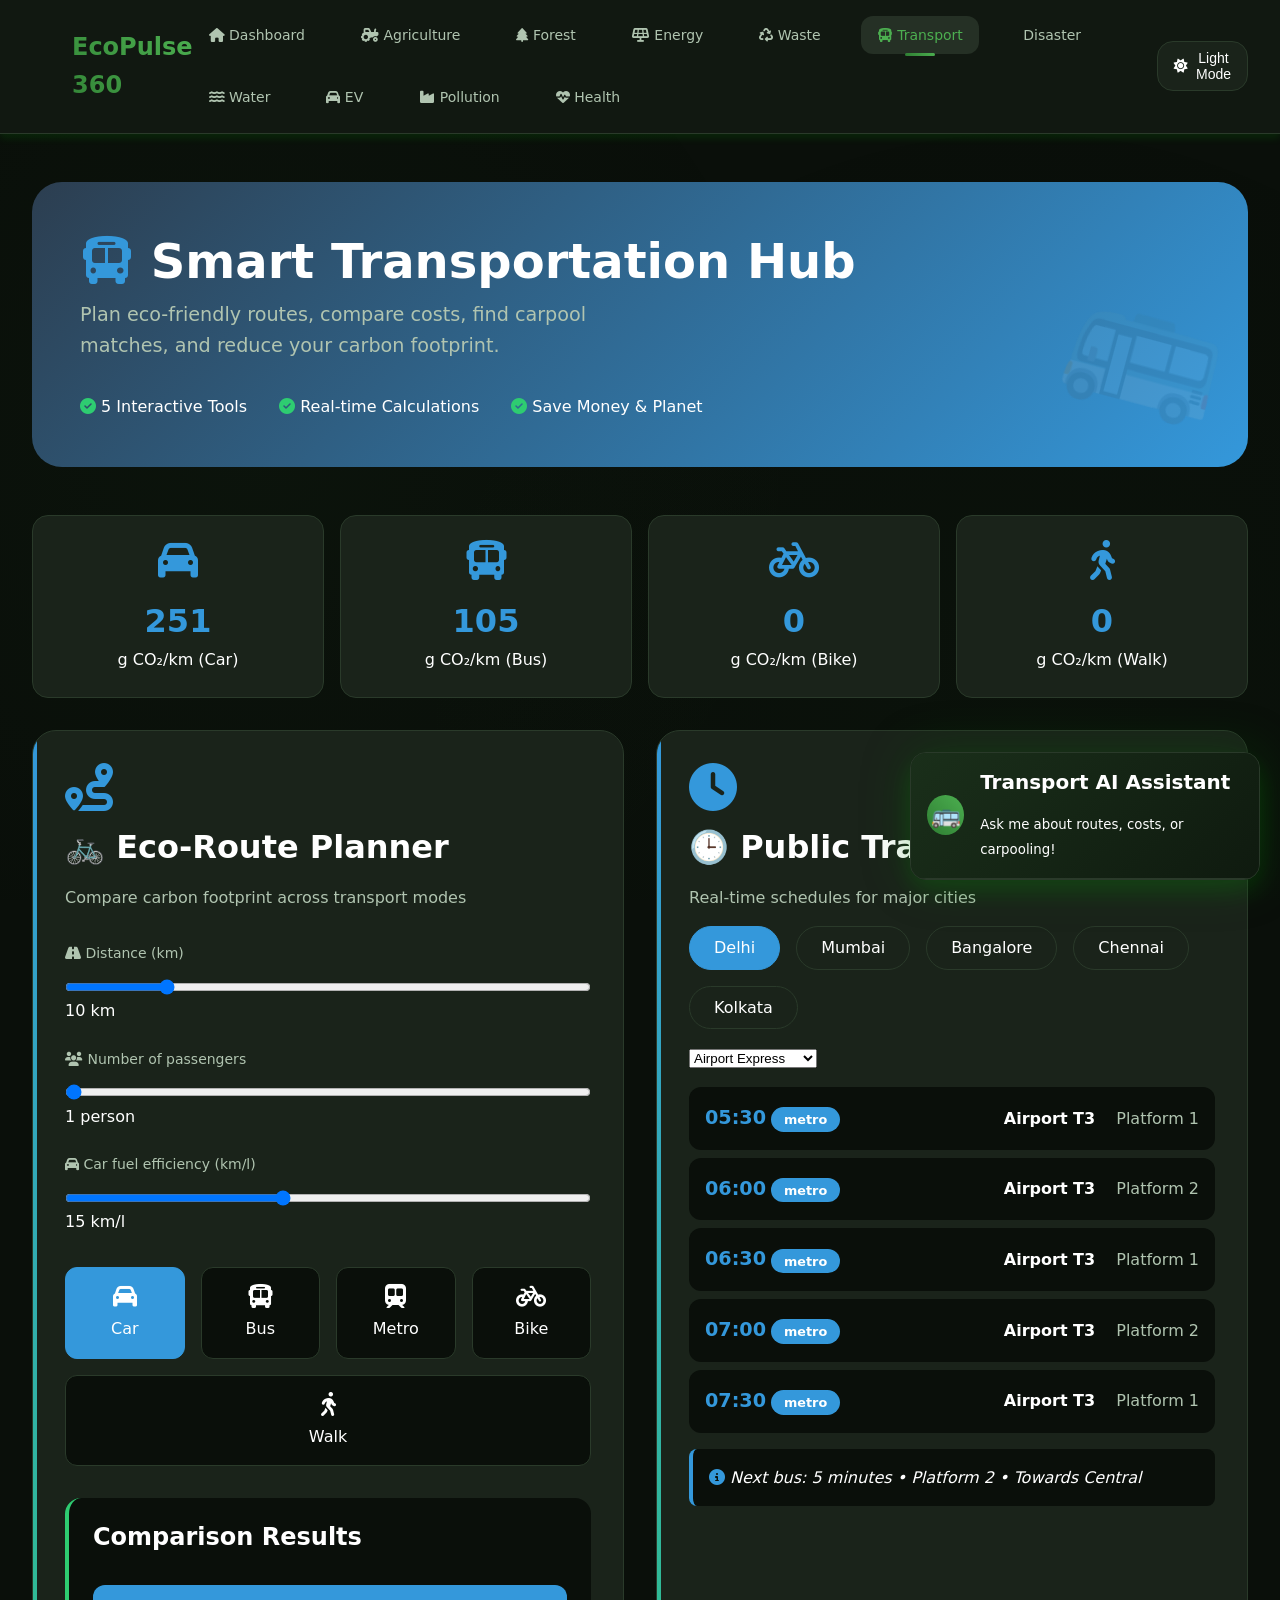
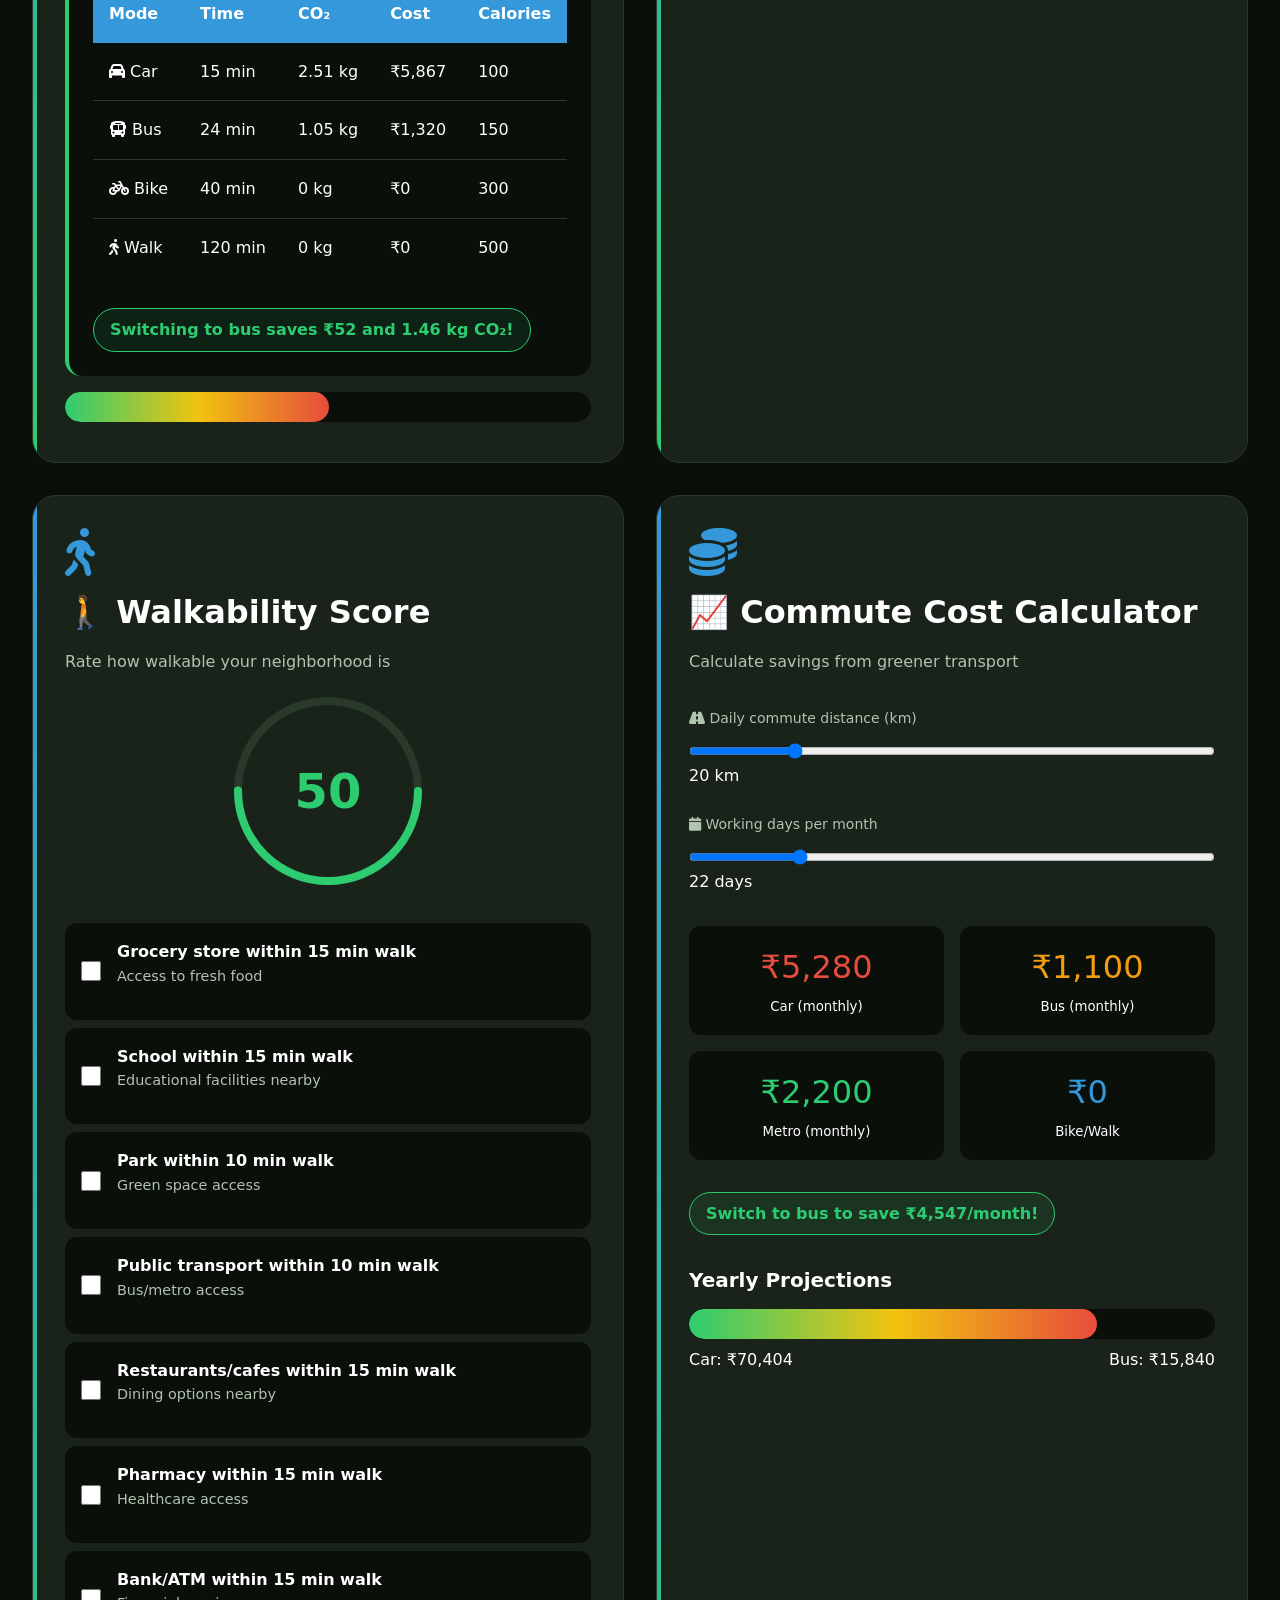
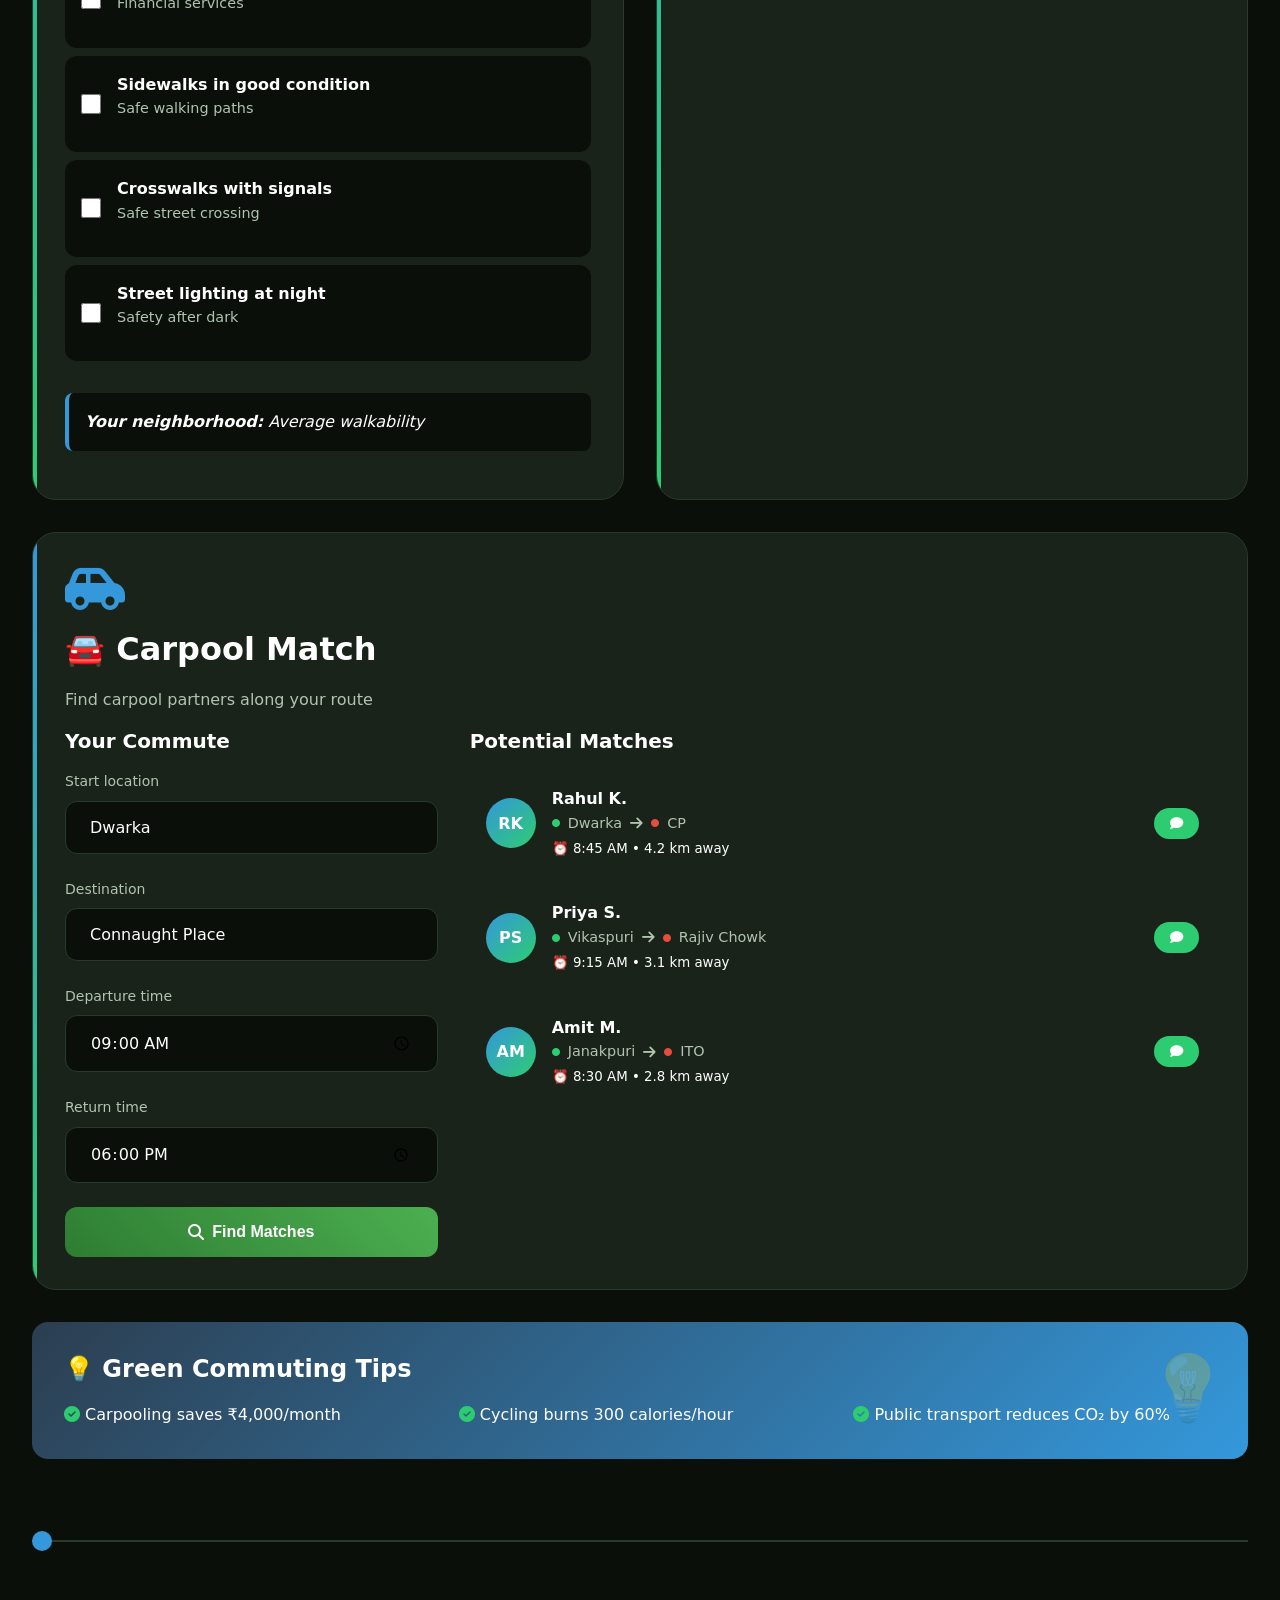
<file: transport.html>
<!DOCTYPE html>
<html lang="en" data-theme="dark">
<head>
    <meta charset="UTF-8">
    <meta name="viewport" content="width=device-width, initial-scale=1.0">
    <title>EcoPulse 360 - Smart Transportation Hub</title>
    <link rel="stylesheet" href="https://cdnjs.cloudflare.com/ajax/libs/font-awesome/6.4.0/css/all.min.css">
    <link rel="stylesheet" href="css/style.css">
    <style>
        /* Transportation Module Specific Styles */
        .transport-hero {
            background: linear-gradient(135deg, #2c3e50, #3498db);
            border-radius: 30px;
            padding: 3rem;
            margin-bottom: 3rem;
            position: relative;
            overflow: hidden;
        }
        
        .transport-hero::before {
            content: '🚌';
            position: absolute;
            right: 20px;
            bottom: 20px;
            font-size: 8rem;
            opacity: 0.1;
            transform: rotate(15deg);
        }
        
        .transport-stats {
            display: grid;
            grid-template-columns: repeat(4, 1fr);
            gap: 1rem;
            margin-bottom: 2rem;
        }
        
        .transport-stat-card {
            background: var(--bg-card);
            border-radius: 16px;
            padding: 1.5rem;
            text-align: center;
            border: 1px solid var(--border-color);
            transition: all 0.3s ease;
        }
        
        .transport-stat-card:hover {
            transform: translateY(-5px);
            border-color: #3498db;
            box-shadow: 0 10px 30px rgba(52, 152, 219, 0.2);
        }
        
        .transport-stat-icon {
            font-size: 2.5rem;
            color: #3498db;
            margin-bottom: 1rem;
        }
        
        .transport-stat-value {
            font-size: 2rem;
            font-weight: 700;
            color: #3498db;
        }
        
        .calculator-grid {
            display: grid;
            grid-template-columns: repeat(auto-fit, minmax(400px, 1fr));
            gap: 2rem;
            margin: 2rem 0;
        }
        
        .transport-card {
            background: var(--bg-card);
            border-radius: 24px;
            padding: 2rem;
            border: 1px solid var(--border-color);
            transition: all 0.3s ease;
            position: relative;
            overflow: hidden;
        }
        
        .transport-card:hover {
            transform: translateY(-5px);
            border-color: #3498db;
            box-shadow: 0 20px 40px rgba(52, 152, 219, 0.2);
        }
        
        .transport-card::after {
            content: '';
            position: absolute;
            top: 0;
            left: 0;
            width: 4px;
            height: 100%;
            background: linear-gradient(180deg, #3498db, #2ecc71);
        }
        
        .transport-icon {
            font-size: 3rem;
            margin-bottom: 1rem;
            color: #3498db;
            animation: float 3s ease-in-out infinite;
        }
        
        .mode-selector {
            display: flex;
            gap: 1rem;
            margin: 2rem 0;
            flex-wrap: wrap;
        }
        
        .mode-btn {
            flex: 1;
            padding: 1rem;
            background: var(--bg-primary);
            border: 1px solid var(--border-color);
            border-radius: 12px;
            cursor: pointer;
            transition: all 0.3s ease;
            text-align: center;
            min-width: 100px;
        }
        
        .mode-btn:hover {
            border-color: #3498db;
            transform: translateY(-2px);
        }
        
        .mode-btn.active {
            background: #3498db;
            color: white;
            border-color: #3498db;
        }
        
        .mode-btn i {
            font-size: 1.5rem;
            display: block;
            margin-bottom: 0.5rem;
        }
        
        .comparison-table {
            width: 100%;
            border-collapse: collapse;
            margin: 2rem 0;
            background: var(--bg-primary);
            border-radius: 12px;
            overflow: hidden;
        }
        
        .comparison-table th {
            background: #3498db;
            color: white;
            padding: 1rem;
            text-align: left;
        }
        
        .comparison-table td {
            padding: 1rem;
            border-bottom: 1px solid var(--border-color);
        }
        
        .comparison-table tr:last-child td {
            border-bottom: none;
        }
        
        .comparison-table tr:hover {
            background: var(--bg-hover);
        }
        
        .route-result {
            background: var(--bg-primary);
            border-radius: 16px;
            padding: 1.5rem;
            margin: 1rem 0;
            border-left: 4px solid #2ecc71;
        }
        
        .score-meter {
            width: 200px;
            height: 200px;
            margin: 0 auto;
            position: relative;
        }
        
        .score-circle-bg {
            fill: none;
            stroke: var(--border-color);
            stroke-width: 8;
        }
        
        .score-circle-fill {
            fill: none;
            stroke: #2ecc71;
            stroke-width: 8;
            stroke-linecap: round;
            transition: stroke-dashoffset 0.5s;
        }
        
        .score-text {
            position: absolute;
            top: 50%;
            left: 50%;
            transform: translate(-50%, -50%);
            font-size: 3rem;
            font-weight: 700;
            color: #2ecc71;
        }
        
        .schedule-card {
            background: var(--bg-primary);
            border-radius: 12px;
            padding: 1rem;
            margin: 0.5rem 0;
            display: flex;
            justify-content: space-between;
            align-items: center;
        }
        
        .schedule-time {
            font-size: 1.2rem;
            font-weight: 600;
            color: #3498db;
        }
        
        .route-badge {
            padding: 0.3rem 0.8rem;
            border-radius: 20px;
            font-size: 0.8rem;
            font-weight: 600;
        }
        
        .badge-metro {
            background: #3498db;
            color: white;
        }
        
        .badge-bus {
            background: #2ecc71;
            color: white;
        }
        
        .badge-train {
            background: #e67e22;
            color: white;
        }
        
        .checklist-item {
            display: flex;
            align-items: center;
            gap: 1rem;
            padding: 1rem;
            background: var(--bg-primary);
            border-radius: 12px;
            margin-bottom: 0.5rem;
            cursor: pointer;
            transition: all 0.3s ease;
        }
        
        .checklist-item:hover {
            background: var(--bg-hover);
        }
        
        .checklist-item.completed {
            background: rgba(46, 204, 113, 0.1);
            border-left: 4px solid #2ecc71;
        }
        
        .checklist-item input[type="checkbox"] {
            width: 20px;
            height: 20px;
            cursor: pointer;
            accent-color: #2ecc71;
        }
        
        .carpool-card {
            background: var(--bg-primary);
            border-radius: 16px;
            padding: 1.5rem;
            margin: 1rem 0;
            border: 1px solid var(--border-color);
            transition: all 0.3s ease;
        }
        
        .carpool-card:hover {
            border-color: #3498db;
            transform: translateX(5px);
        }
        
        .carpool-match {
            display: flex;
            gap: 1rem;
            align-items: center;
            padding: 1rem;
            background: var(--bg-card);
            border-radius: 12px;
            margin: 0.5rem 0;
        }
        
        .match-avatar {
            width: 50px;
            height: 50px;
            border-radius: 50%;
            background: linear-gradient(135deg, #3498db, #2ecc71);
            display: flex;
            align-items: center;
            justify-content: center;
            color: white;
            font-weight: 600;
        }
        
        .match-details {
            flex: 1;
        }
        
        .match-route {
            display: flex;
            align-items: center;
            gap: 0.5rem;
            color: var(--text-secondary);
            font-size: 0.9rem;
        }
        
        .contact-btn {
            padding: 0.5rem 1rem;
            background: #2ecc71;
            color: white;
            border: none;
            border-radius: 20px;
            cursor: pointer;
            transition: all 0.3s ease;
        }
        
        .contact-btn:hover {
            transform: scale(1.05);
            background: #27ae60;
        }
        
        .savings-badge {
            display: inline-block;
            padding: 0.5rem 1rem;
            background: rgba(46, 204, 113, 0.1);
            border: 1px solid #2ecc71;
            border-radius: 30px;
            color: #2ecc71;
            font-weight: 600;
        }
        
        .transport-tip {
            background: linear-gradient(135deg, #2c3e50, #3498db);
            color: white;
            padding: 2rem;
            border-radius: 16px;
            margin: 2rem 0;
            position: relative;
            overflow: hidden;
        }
        
        .transport-tip::before {
            content: '💡';
            position: absolute;
            right: 20px;
            bottom: 20px;
            font-size: 4rem;
            opacity: 0.2;
        }
        
        .city-selector {
            display: flex;
            gap: 1rem;
            margin: 1rem 0;
            flex-wrap: wrap;
        }
        
        .city-btn {
            padding: 0.5rem 1.5rem;
            background: var(--bg-card);
            border: 1px solid var(--border-color);
            border-radius: 30px;
            cursor: pointer;
            transition: all 0.3s ease;
        }
        
        .city-btn:hover {
            border-color: #3498db;
        }
        
        .city-btn.active {
            background: #3498db;
            color: white;
            border-color: #3498db;
        }
        
        .emissions-bar {
            height: 30px;
            background: var(--bg-primary);
            border-radius: 15px;
            overflow: hidden;
            margin: 0.5rem 0;
        }
        
        .emissions-fill {
            height: 100%;
            background: linear-gradient(90deg, #2ecc71, #f1c40f, #e74c3c);
            border-radius: 15px;
            transition: width 0.5s ease;
        }
        
        @keyframes float {
            0%, 100% { transform: translateY(0); }
            50% { transform: translateY(-10px); }
        }
        
        @keyframes pulse {
            0%, 100% { opacity: 1; }
            50% { opacity: 0.7; }
        }
        
        @keyframes slideIn {
            from {
                opacity: 0;
                transform: translateX(-20px);
            }
            to {
                opacity: 1;
                transform: translateX(0);
            }
        }
        
        .route-animation {
            position: relative;
            height: 100px;
            margin: 2rem 0;
        }
        
        .route-line {
            position: absolute;
            top: 50%;
            left: 0;
            width: 100%;
            height: 2px;
            background: var(--border-color);
            transform: translateY(-50%);
        }
        
        .route-dot {
            position: absolute;
            width: 20px;
            height: 20px;
            background: #3498db;
            border-radius: 50%;
            top: 50%;
            transform: translateY(-50%);
            animation: moveDot 3s linear infinite;
        }
        
        @keyframes moveDot {
            0% { left: 0; }
            100% { left: 100%; }
        }
        
        .transport-quick-fact {
            background: var(--bg-primary);
            padding: 1rem;
            border-radius: 8px;
            border-left: 4px solid #3498db;
            margin: 1rem 0;
            font-style: italic;
        }
    </style>
</head>
<body>
    <!-- Navigation -->
    <nav class="navbar">
        <div class="logo">
            <i class="fas fa-leaf"></i>
            <span>EcoPulse 360</span>
        </div>
        <div class="nav-links">
            <a href="index.html"><i class="fas fa-home"></i> Dashboard</a>
            <a href="agriculture.html"><i class="fas fa-tractor"></i> Agriculture</a>
            <a href="forest.html"><i class="fas fa-tree"></i> Forest</a>
            <a href="energy.html"><i class="fas fa-solar-panel"></i> Energy</a>
            <a href="waste.html"><i class="fas fa-recycle"></i> Waste</a>
            <a href="transport.html" class="active"><i class="fas fa-bus"></i> Transport</a>
            <a href="disaster.html"><i class="fas fa-house-flood"></i> Disaster</a>
            <a href="water.html"><i class="fas fa-water"></i> Water</a>
            <a href="ev.html"><i class="fas fa-car"></i> EV</a>
            <a href="pollution.html"><i class="fas fa-industry"></i> Pollution</a>
            <a href="healthcare.html"><i class="fas fa-heartbeat"></i> Health</a>
        </div>
        <div class="nav-right">
            <button class="theme-toggle" id="themeToggle">
                <i class="fas fa-moon"></i> Dark Mode
            </button>
        </div>
    </nav>

    <!-- Main Container -->
    <div class="dashboard-container">
        <!-- Hero Section -->
        <div class="transport-hero">
            <h1 style="font-size: 3rem; margin-bottom: 0.5rem;">
                <i class="fas fa-bus" style="color: #3498db;"></i> 
                Smart Transportation Hub
            </h1>
            <p style="color: var(--text-secondary); font-size: 1.2rem; max-width: 600px;">
                Plan eco-friendly routes, compare costs, find carpool matches, and reduce your carbon footprint.
            </p>
            <div style="display: flex; gap: 2rem; margin-top: 2rem;">
                <div><i class="fas fa-check-circle" style="color: #2ecc71;"></i> 5 Interactive Tools</div>
                <div><i class="fas fa-check-circle" style="color: #2ecc71;"></i> Real-time Calculations</div>
                <div><i class="fas fa-check-circle" style="color: #2ecc71;"></i> Save Money & Planet</div>
            </div>
        </div>

        <!-- Quick Stats -->
        <div class="transport-stats">
            <div class="transport-stat-card">
                <i class="fas fa-car transport-stat-icon"></i>
                <div class="transport-stat-value" id="avgCarCO2">251</div>
                <div class="stat-label">g CO₂/km (Car)</div>
            </div>
            <div class="transport-stat-card">
                <i class="fas fa-bus transport-stat-icon"></i>
                <div class="transport-stat-value" id="avgBusCO2">105</div>
                <div class="stat-label">g CO₂/km (Bus)</div>
            </div>
            <div class="transport-stat-card">
                <i class="fas fa-bicycle transport-stat-icon"></i>
                <div class="transport-stat-value" id="avgBikeCO2">0</div>
                <div class="stat-label">g CO₂/km (Bike)</div>
            </div>
            <div class="transport-stat-card">
                <i class="fas fa-walking transport-stat-icon"></i>
                <div class="transport-stat-value" id="avgWalkCO2">0</div>
                <div class="stat-label">g CO₂/km (Walk)</div>
            </div>
        </div>

        <!-- Main Grid -->
        <div class="calculator-grid">
            <!-- 1. ECO-ROUTE PLANNER -->
            <div class="transport-card">
                <i class="fas fa-route transport-icon"></i>
                <h2>🚲 Eco-Route Planner</h2>
                <p style="color: var(--text-secondary);">Compare carbon footprint across transport modes</p>
                
                <div style="margin: 2rem 0;">
                    <div class="form-group">
                        <label><i class="fas fa-road"></i> Distance (km)</label>
                        <input type="range" id="routeDistance" min="1" max="50" value="10" step="1" oninput="updateRoutePlanner()">
                        <span id="distanceValue">10 km</span>
                    </div>
                    
                    <div class="form-group">
                        <label><i class="fas fa-users"></i> Number of passengers</label>
                        <input type="range" id="passengers" min="1" max="6" value="1" step="1" oninput="updateRoutePlanner()">
                        <span id="passengersValue">1 person</span>
                    </div>
                    
                    <div class="form-group">
                        <label><i class="fas fa-car"></i> Car fuel efficiency (km/l)</label>
                        <input type="range" id="carEfficiency" min="8" max="25" value="15" step="1" oninput="updateRoutePlanner()">
                        <span id="efficiencyValue">15 km/l</span>
                    </div>
                </div>
                
                <div class="mode-selector">
                    <div class="mode-btn active" onclick="selectMode('car')">
                        <i class="fas fa-car"></i>
                        Car
                    </div>
                    <div class="mode-btn" onclick="selectMode('bus')">
                        <i class="fas fa-bus"></i>
                        Bus
                    </div>
                    <div class="mode-btn" onclick="selectMode('metro')">
                        <i class="fas fa-subway"></i>
                        Metro
                    </div>
                    <div class="mode-btn" onclick="selectMode('bike')">
                        <i class="fas fa-bicycle"></i>
                        Bike
                    </div>
                    <div class="mode-btn" onclick="selectMode('walk')">
                        <i class="fas fa-walking"></i>
                        Walk
                    </div>
                </div>
                
                <div class="route-result" id="routeResult">
                    <h3>Comparison Results</h3>
                    <table class="comparison-table">
                        <tr>
                            <th>Mode</th>
                            <th>Time</th>
                            <th>CO₂</th>
                            <th>Cost</th>
                            <th>Calories</th>
                        </tr>
                        <tr>
                            <td><i class="fas fa-car"></i> Car</td>
                            <td id="carTime">15 min</td>
                            <td id="carCO2">2.5 kg</td>
                            <td id="carCost">₹50</td>
                            <td id="carCalories">30</td>
                        </tr>
                        <tr>
                            <td><i class="fas fa-bus"></i> Bus</td>
                            <td id="busTime">25 min</td>
                            <td id="busCO2">1.1 kg</td>
                            <td id="busCost">₹15</td>
                            <td id="busCalories">40</td>
                        </tr>
                        <tr>
                            <td><i class="fas fa-bicycle"></i> Bike</td>
                            <td id="bikeTime">40 min</td>
                            <td id="bikeCO2">0 kg</td>
                            <td id="bikeCost">₹0</td>
                            <td id="bikeCalories">300</td>
                        </tr>
                        <tr>
                            <td><i class="fas fa-walking"></i> Walk</td>
                            <td id="walkTime">120 min</td>
                            <td id="walkCO2">0 kg</td>
                            <td id="walkCost">₹0</td>
                            <td id="walkCalories">400</td>
                        </tr>
                    </table>
                    
                    <div class="savings-badge" id="savingsMessage">
                        Switching to bus saves ₹35 and 1.4 kg CO₂!
                    </div>
                </div>
                
                <div class="emissions-bar">
                    <div class="emissions-fill" id="emissionsBar" style="width: 50%;"></div>
                </div>
            </div>

            <!-- 2. PUBLIC TRANSIT SCHEDULES -->
            <div class="transport-card">
                <i class="fas fa-clock transport-icon"></i>
                <h2>🕒 Public Transit Schedules</h2>
                <p style="color: var(--text-secondary);">Real-time schedules for major cities</p>
                
                <div class="city-selector">
                    <span class="city-btn active" onclick="selectCity('delhi')">Delhi</span>
                    <span class="city-btn" onclick="selectCity('mumbai')">Mumbai</span>
                    <span class="city-btn" onclick="selectCity('bangalore')">Bangalore</span>
                    <span class="city-btn" onclick="selectCity('chennai')">Chennai</span>
                    <span class="city-btn" onclick="selectCity('kolkata')">Kolkata</span>
                </div>
                
                <div style="margin: 1rem 0;">
                    <select id="routeSelect" class="form-control" onchange="updateSchedules()">
                        <option value="airport">Airport Express</option>
                        <option value="central">City Center Route</option>
                        <option value="ring">Ring Road</option>
                        <option value="east">East Corridor</option>
                        <option value="west">West Corridor</option>
                    </select>
                </div>
                
                <div id="schedulesList">
                    <!-- Schedules will be populated by JavaScript -->
                </div>
                
                <div class="transport-quick-fact">
                    <i class="fas fa-info-circle" style="color: #3498db;"></i>
                    Next bus: 5 minutes • Platform 2 • Towards Central
                </div>
            </div>

            <!-- 3. WALKABILITY SCORE -->
            <div class="transport-card">
                <i class="fas fa-person-walking transport-icon"></i>
                <h2>🚶 Walkability Score</h2>
                <p style="color: var(--text-secondary);">Rate how walkable your neighborhood is</p>
                
                <div class="score-meter">
                    <svg width="200" height="200">
                        <circle class="score-circle-bg" cx="100" cy="100" r="90"/>
                        <circle class="score-circle-fill" id="walkabilityCircle" cx="100" cy="100" r="90" stroke-dasharray="565.48" stroke-dashoffset="282.74"/>
                    </svg>
                    <div class="score-text" id="walkabilityScore">50</div>
                </div>
                
                <div style="margin: 2rem 0;" id="walkabilityChecklist">
                    <div class="checklist-item" onclick="toggleWalkability(0)">
                        <input type="checkbox" id="walk1" onchange="updateWalkability()">
                        <div>
                            <strong>Grocery store within 15 min walk</strong>
                            <p style="font-size: 0.9rem; color: var(--text-secondary);">Access to fresh food</p>
                        </div>
                    </div>
                    
                    <div class="checklist-item" onclick="toggleWalkability(1)">
                        <input type="checkbox" id="walk2" onchange="updateWalkability()">
                        <div>
                            <strong>School within 15 min walk</strong>
                            <p style="font-size: 0.9rem; color: var(--text-secondary);">Educational facilities nearby</p>
                        </div>
                    </div>
                    
                    <div class="checklist-item" onclick="toggleWalkability(2)">
                        <input type="checkbox" id="walk3" onchange="updateWalkability()">
                        <div>
                            <strong>Park within 10 min walk</strong>
                            <p style="font-size: 0.9rem; color: var(--text-secondary);">Green space access</p>
                        </div>
                    </div>
                    
                    <div class="checklist-item" onclick="toggleWalkability(3)">
                        <input type="checkbox" id="walk4" onchange="updateWalkability()">
                        <div>
                            <strong>Public transport within 10 min walk</strong>
                            <p style="font-size: 0.9rem; color: var(--text-secondary);">Bus/metro access</p>
                        </div>
                    </div>
                    
                    <div class="checklist-item" onclick="toggleWalkability(4)">
                        <input type="checkbox" id="walk5" onchange="updateWalkability()">
                        <div>
                            <strong>Restaurants/cafes within 15 min walk</strong>
                            <p style="font-size: 0.9rem; color: var(--text-secondary);">Dining options nearby</p>
                        </div>
                    </div>
                    
                    <div class="checklist-item" onclick="toggleWalkability(5)">
                        <input type="checkbox" id="walk6" onchange="updateWalkability()">
                        <div>
                            <strong>Pharmacy within 15 min walk</strong>
                            <p style="font-size: 0.9rem; color: var(--text-secondary);">Healthcare access</p>
                        </div>
                    </div>
                    
                    <div class="checklist-item" onclick="toggleWalkability(6)">
                        <input type="checkbox" id="walk7" onchange="updateWalkability()">
                        <div>
                            <strong>Bank/ATM within 15 min walk</strong>
                            <p style="font-size: 0.9rem; color: var(--text-secondary);">Financial services</p>
                        </div>
                    </div>
                    
                    <div class="checklist-item" onclick="toggleWalkability(7)">
                        <input type="checkbox" id="walk8" onchange="updateWalkability()">
                        <div>
                            <strong>Sidewalks in good condition</strong>
                            <p style="font-size: 0.9rem; color: var(--text-secondary);">Safe walking paths</p>
                        </div>
                    </div>
                    
                    <div class="checklist-item" onclick="toggleWalkability(8)">
                        <input type="checkbox" id="walk9" onchange="updateWalkability()">
                        <div>
                            <strong>Crosswalks with signals</strong>
                            <p style="font-size: 0.9rem; color: var(--text-secondary);">Safe street crossing</p>
                        </div>
                    </div>
                    
                    <div class="checklist-item" onclick="toggleWalkability(9)">
                        <input type="checkbox" id="walk10" onchange="updateWalkability()">
                        <div>
                            <strong>Street lighting at night</strong>
                            <p style="font-size: 0.9rem; color: var(--text-secondary);">Safety after dark</p>
                        </div>
                    </div>
                </div>
                
                <div id="walkabilityResult" class="transport-quick-fact">
                    <strong>Your neighborhood:</strong> <span id="walkabilityRating">Average walkability</span>
                </div>
            </div>

            <!-- 4. COMMUTE COST CALCULATOR -->
            <div class="transport-card">
                <i class="fas fa-coins transport-icon"></i>
                <h2>📈 Commute Cost Calculator</h2>
                <p style="color: var(--text-secondary);">Calculate savings from greener transport</p>
                
                <div style="margin: 2rem 0;">
                    <div class="form-group">
                        <label><i class="fas fa-road"></i> Daily commute distance (km)</label>
                        <input type="range" id="commuteDistance" min="1" max="100" value="20" step="1" oninput="updateCostCalculator()">
                        <span id="commuteDistanceValue">20 km</span>
                    </div>
                    
                    <div class="form-group">
                        <label><i class="fas fa-calendar"></i> Working days per month</label>
                        <input type="range" id="workDays" min="20" max="30" value="22" step="1" oninput="updateCostCalculator()">
                        <span id="workDaysValue">22 days</span>
                    </div>
                </div>
                
                <div style="display: grid; grid-template-columns: repeat(2, 1fr); gap: 1rem; margin: 2rem 0;">
                    <div style="text-align: center; padding: 1rem; background: var(--bg-primary); border-radius: 12px;">
                        <div style="font-size: 2rem; color: #e74c3c;" id="carCost">₹5,280</div>
                        <small>Car (monthly)</small>
                    </div>
                    <div style="text-align: center; padding: 1rem; background: var(--bg-primary); border-radius: 12px;">
                        <div style="font-size: 2rem; color: #f39c12;" id="busCost">₹1,100</div>
                        <small>Bus (monthly)</small>
                    </div>
                    <div style="text-align: center; padding: 1rem; background: var(--bg-primary); border-radius: 12px;">
                        <div style="font-size: 2rem; color: #2ecc71;" id="metroCost">₹1,760</div>
                        <small>Metro (monthly)</small>
                    </div>
                    <div style="text-align: center; padding: 1rem; background: var(--bg-primary); border-radius: 12px;">
                        <div style="font-size: 2rem; color: #3498db;" id="bikeCost">₹0</div>
                        <small>Bike/Walk</small>
                    </div>
                </div>
                
                <div class="savings-badge" id="monthlySavings">
                    Switch to bus to save ₹4,180/month!
                </div>
                
                <div style="margin-top: 2rem;">
                    <h4>Yearly Projections</h4>
                    <div class="emissions-bar">
                        <div class="emissions-fill" id="yearlySavingsBar" style="width: 75%;"></div>
                    </div>
                    <div style="display: flex; justify-content: space-between;">
                        <span>Car: ₹<span id="yearlyCar">63,360</span></span>
                        <span>Bus: ₹<span id="yearlyBus">13,200</span></span>
                    </div>
                </div>
            </div>
        </div>

        <!-- 5. CARPOOL MATCH -->
        <div class="transport-card" style="margin-top: 2rem;">
            <i class="fas fa-car-side transport-icon"></i>
            <h2>🚘 Carpool Match</h2>
            <p style="color: var(--text-secondary);">Find carpool partners along your route</p>
            
            <div style="display: grid; grid-template-columns: 1fr 2fr; gap: 2rem;">
                <div>
                    <h4>Your Commute</h4>
                    <div class="form-group">
                        <label>Start location</label>
                        <input type="text" id="startLocation" class="form-control" placeholder="e.g., Dwarka" value="Dwarka">
                    </div>
                    
                    <div class="form-group">
                        <label>Destination</label>
                        <input type="text" id="endLocation" class="form-control" placeholder="e.g., Connaught Place" value="Connaught Place">
                    </div>
                    
                    <div class="form-group">
                        <label>Departure time</label>
                        <input type="time" id="departureTime" class="form-control" value="09:00">
                    </div>
                    
                    <div class="form-group">
                        <label>Return time</label>
                        <input type="time" id="returnTime" class="form-control" value="18:00">
                    </div>
                    
                    <button class="btn btn-primary" style="width: 100%;" onclick="findMatches()">
                        <i class="fas fa-search"></i> Find Matches
                    </button>
                </div>
                
                <div>
                    <h4>Potential Matches</h4>
                    <div id="matchesList">
                        <div class="carpool-match">
                            <div class="match-avatar">RK</div>
                            <div class="match-details">
                                <strong>Rahul K.</strong>
                                <div class="match-route">
                                    <i class="fas fa-circle" style="color: #2ecc71; font-size: 0.5rem;"></i> Dwarka
                                    <i class="fas fa-arrow-right"></i>
                                    <i class="fas fa-circle" style="color: #e74c3c; font-size: 0.5rem;"></i> CP
                                </div>
                                <small>⏰ 8:45 AM • 4.2 km away</small>
                            </div>
                            <button class="contact-btn" onclick="contactMatch('Rahul')">
                                <i class="fas fa-comment"></i>
                            </button>
                        </div>
                        
                        <div class="carpool-match">
                            <div class="match-avatar">PS</div>
                            <div class="match-details">
                                <strong>Priya S.</strong>
                                <div class="match-route">
                                    <i class="fas fa-circle" style="color: #2ecc71; font-size: 0.5rem;"></i> Vikaspuri
                                    <i class="fas fa-arrow-right"></i>
                                    <i class="fas fa-circle" style="color: #e74c3c; font-size: 0.5rem;"></i> Rajiv Chowk
                                </div>
                                <small>⏰ 9:15 AM • 3.1 km away</small>
                            </div>
                            <button class="contact-btn" onclick="contactMatch('Priya')">
                                <i class="fas fa-comment"></i>
                            </button>
                        </div>
                        
                        <div class="carpool-match">
                            <div class="match-avatar">AM</div>
                            <div class="match-details">
                                <strong>Amit M.</strong>
                                <div class="match-route">
                                    <i class="fas fa-circle" style="color: #2ecc71; font-size: 0.5rem;"></i> Janakpuri
                                    <i class="fas fa-arrow-right"></i>
                                    <i class="fas fa-circle" style="color: #e74c3c; font-size: 0.5rem;"></i> ITO
                                </div>
                                <small>⏰ 8:30 AM • 2.8 km away</small>
                            </div>
                            <button class="contact-btn" onclick="contactMatch('Amit')">
                                <i class="fas fa-comment"></i>
                            </button>
                        </div>
                    </div>
                </div>
            </div>
        </div>

        <!-- Transport Tips -->
        <div class="transport-tip">
            <h3>💡 Green Commuting Tips</h3>
            <div style="display: grid; grid-template-columns: repeat(3, 1fr); gap: 2rem; margin-top: 1rem;">
                <div>
                    <i class="fas fa-check-circle" style="color: #2ecc71;"></i> Carpooling saves ₹4,000/month
                </div>
                <div>
                    <i class="fas fa-check-circle" style="color: #2ecc71;"></i> Cycling burns 300 calories/hour
                </div>
                <div>
                    <i class="fas fa-check-circle" style="color: #2ecc71;"></i> Public transport reduces CO₂ by 60%
                </div>
            </div>
        </div>

        <!-- Route Animation -->
        <div class="route-animation">
            <div class="route-line"></div>
            <div class="route-dot"></div>
        </div>
    </div>

    <!-- AI Assistant -->
    <div class="ai-assistant">
        <div class="ai-header">
            <div class="ai-avatar">🚌</div>
            <div>
                <h4>Transport AI Assistant</h4>
                <small>Ask me about routes, costs, or carpooling!</small>
            </div>
        </div>
        <div class="ai-chat-body" style="display: none;">
            <div class="message ai">
                <div class="message-content">
                    Hi! I'm your transportation expert. Ask me about eco-routes, public transit, or carpool matching! 🚲
                </div>
            </div>
        </div>
    </div>

    <script>
        // ===== ECO-ROUTE PLANNER =====
        let selectedMode = 'car';
        
        function updateRoutePlanner() {
            const distance = parseInt(document.getElementById('routeDistance').value);
            const passengers = parseInt(document.getElementById('passengers').value);
            const efficiency = parseInt(document.getElementById('carEfficiency').value);
            
            document.getElementById('distanceValue').textContent = distance + ' km';
            document.getElementById('passengersValue').textContent = passengers + (passengers === 1 ? ' person' : ' people');
            document.getElementById('efficiencyValue').textContent = efficiency + ' km/l';
            
            // Calculate times (assuming average speeds)
            const carSpeed = 40; // km/h
            const busSpeed = 25;
            const bikeSpeed = 15;
            const walkSpeed = 5;
            
            const carTime = Math.round(distance / carSpeed * 60);
            const busTime = Math.round(distance / busSpeed * 60);
            const bikeTime = Math.round(distance / bikeSpeed * 60);
            const walkTime = Math.round(distance / walkSpeed * 60);
            
            // Calculate CO2 emissions (g per km)
            const carCO2 = Math.round(distance * 251 / passengers); // Shared among passengers
            const busCO2 = Math.round(distance * 105); // Per passenger
            const bikeCO2 = 0;
            const walkCO2 = 0;
            
            // Calculate costs
            const fuelPrice = 100; // ₹ per liter
            const carCost = Math.round(distance / efficiency * fuelPrice / passengers);
            const busCost = Math.round(distance * 1.5); // ₹1.5 per km
            const bikeCost = 0;
            const walkCost = 0;
            
            // Calculate calories (per km)
            const carCalories = 10;
            const busCalories = 15;
            const bikeCalories = 30;
            const walkCalories = 50;
            
            // Update display
            document.getElementById('carTime').textContent = carTime + ' min';
            document.getElementById('busTime').textContent = busTime + ' min';
            document.getElementById('bikeTime').textContent = bikeTime + ' min';
            document.getElementById('walkTime').textContent = walkTime + ' min';
            
            document.getElementById('carCO2').textContent = (carCO2 / 1000).toFixed(2) + ' kg';
            document.getElementById('busCO2').textContent = (busCO2 / 1000).toFixed(2) + ' kg';
            document.getElementById('bikeCO2').textContent = '0 kg';
            document.getElementById('walkCO2').textContent = '0 kg';
            
            document.getElementById('carCost').textContent = '₹' + carCost;
            document.getElementById('busCost').textContent = '₹' + busCost;
            document.getElementById('bikeCost').textContent = '₹0';
            document.getElementById('walkCost').textContent = '₹0';
            
            document.getElementById('carCalories').textContent = carCalories * distance;
            document.getElementById('busCalories').textContent = busCalories * distance;
            document.getElementById('bikeCalories').textContent = bikeCalories * distance;
            document.getElementById('walkCalories').textContent = walkCalories * distance;
            
            // Update savings message
            const savings = carCost - busCost;
            const co2Savings = ((carCO2 - busCO2) / 1000).toFixed(2);
            document.getElementById('savingsMessage').innerHTML = 
                `Switching to bus saves ₹${savings} and ${co2Savings} kg CO₂!`;
            
            // Update emissions bar
            const maxCO2 = 5000; // 5kg max
            const emissionsPercent = Math.min(100, (carCO2 / maxCO2) * 100);
            document.getElementById('emissionsBar').style.width = emissionsPercent + '%';
        }
        
        function selectMode(mode) {
            selectedMode = mode;
            document.querySelectorAll('.mode-btn').forEach(btn => btn.classList.remove('active'));
            event.target.classList.add('active');
        }

        // ===== PUBLIC TRANSIT SCHEDULES =====
        let currentCity = 'delhi';
        
        const schedules = {
            delhi: {
                airport: [
                    { time: '05:30', platform: '1', destination: 'Airport T3', type: 'metro' },
                    { time: '06:00', platform: '2', destination: 'Airport T3', type: 'metro' },
                    { time: '06:30', platform: '1', destination: 'Airport T3', type: 'metro' },
                    { time: '07:00', platform: '2', destination: 'Airport T3', type: 'metro' },
                    { time: '07:30', platform: '1', destination: 'Airport T3', type: 'metro' }
                ],
                central: [
                    { time: '05:45', platform: '3', destination: 'Rajiv Chowk', type: 'metro' },
                    { time: '06:15', platform: '4', destination: 'Central Secretariat', type: 'metro' },
                    { time: '06:45', platform: '3', destination: 'Rajiv Chowk', type: 'metro' },
                    { time: '07:15', platform: '4', destination: 'Central Secretariat', type: 'metro' }
                ],
                ring: [
                    { time: '06:00', platform: '5', destination: 'Ring Road', type: 'bus' },
                    { time: '06:20', platform: '5', destination: 'Ring Road', type: 'bus' },
                    { time: '06:40', platform: '5', destination: 'Ring Road', type: 'bus' },
                    { time: '07:00', platform: '5', destination: 'Ring Road', type: 'bus' }
                ]
            },
            mumbai: {
                airport: [
                    { time: '05:15', platform: '1', destination: 'Airport', type: 'metro' },
                    { time: '05:45', platform: '2', destination: 'Airport', type: 'metro' },
                    { time: '06:15', platform: '1', destination: 'Airport', type: 'metro' }
                ],
                central: [
                    { time: '05:30', platform: '1', destination: 'Churchgate', type: 'train' },
                    { time: '06:00', platform: '2', destination: 'CST', type: 'train' },
                    { time: '06:30', platform: '1', destination: 'Churchgate', type: 'train' }
                ]
            }
        };
        
        function selectCity(city) {
            currentCity = city;
            document.querySelectorAll('.city-btn').forEach(btn => btn.classList.remove('active'));
            event.target.classList.add('active');
            updateSchedules();
        }
        
        function updateSchedules() {
            const route = document.getElementById('routeSelect').value;
            const citySchedules = schedules[currentCity]?.[route] || schedules.delhi.central;
            
            const list = document.getElementById('schedulesList');
            list.innerHTML = citySchedules.map(s => `
                <div class="schedule-card">
                    <div>
                        <span class="schedule-time">${s.time}</span>
                        <span class="route-badge badge-${s.type}">${s.type}</span>
                    </div>
                    <div>
                        <strong>${s.destination}</strong>
                        <span style="color: var(--text-secondary); margin-left: 1rem;">Platform ${s.platform}</span>
                    </div>
                </div>
            `).join('');
        }

        // ===== WALKABILITY SCORE =====
        function toggleWalkability(index) {
            const checkbox = document.getElementById('walk' + (index + 1));
            checkbox.checked = !checkbox.checked;
            updateWalkability();
        }
        
        function updateWalkability() {
            let score = 0;
            for (let i = 1; i <= 10; i++) {
                if (document.getElementById('walk' + i).checked) score++;
            }
            
            const percentage = (score / 10) * 100;
            document.getElementById('walkabilityScore').textContent = score * 10;
            
            // Update circle
            const circumference = 2 * Math.PI * 90;
            const offset = circumference - (percentage / 100) * circumference;
            document.getElementById('walkabilityCircle').style.strokeDashoffset = offset;
            
            // Update checklist items styling
            for (let i = 1; i <= 10; i++) {
                const item = document.getElementById('walk' + i).parentElement;
                if (document.getElementById('walk' + i).checked) {
                    item.classList.add('completed');
                } else {
                    item.classList.remove('completed');
                }
            }
            
            // Update rating
            let rating = '';
            if (score >= 9) rating = 'Walker\'s Paradise (90-100)';
            else if (score >= 7) rating = 'Very Walkable (70-89)';
            else if (score >= 5) rating = 'Somewhat Walkable (50-69)';
            else if (score >= 3) rating = 'Car-Dependent (30-49)';
            else rating = 'Very Car-Dependent (0-29)';
            
            document.getElementById('walkabilityRating').textContent = rating;
        }

        // ===== COMMUTE COST CALCULATOR =====
        function updateCostCalculator() {
            const distance = parseInt(document.getElementById('commuteDistance').value);
            const days = parseInt(document.getElementById('workDays').value);
            
            document.getElementById('commuteDistanceValue').textContent = distance + ' km';
            document.getElementById('workDaysValue').textContent = days + ' days';
            
            // Calculate monthly costs
            const fuelPrice = 100; // ₹ per liter
            const efficiency = 15; // km/l
            const carMonthly = Math.round((distance * 2 * days) / efficiency * fuelPrice);
            const busMonthly = Math.round(distance * 2 * days * 1.5); // ₹1.5 per km
            const metroMonthly = Math.round(distance * 2 * days * 2.5); // ₹2.5 per km
            const bikeMonthly = 0;
            
            document.getElementById('carCost').textContent = '₹' + carMonthly.toLocaleString();
            document.getElementById('busCost').textContent = '₹' + busMonthly.toLocaleString();
            document.getElementById('metroCost').textContent = '₹' + metroMonthly.toLocaleString();
            document.getElementById('bikeCost').textContent = '₹0';
            
            // Yearly projections
            const yearlyCar = carMonthly * 12;
            const yearlyBus = busMonthly * 12;
            
            document.getElementById('yearlyCar').textContent = yearlyCar.toLocaleString();
            document.getElementById('yearlyBus').textContent = yearlyBus.toLocaleString();
            
            // Savings bar
            const savingsPercent = ((yearlyCar - yearlyBus) / yearlyCar) * 100;
            document.getElementById('yearlySavingsBar').style.width = savingsPercent + '%';
            
            // Update message
            const monthlySavings = carMonthly - busMonthly;
            document.getElementById('monthlySavings').innerHTML = 
                `Switch to bus to save ₹${monthlySavings.toLocaleString()}/month!`;
        }

        // ===== CARPOOL MATCH =====
        function findMatches() {
            const start = document.getElementById('startLocation').value;
            const end = document.getElementById('endLocation').value;
            const depTime = document.getElementById('departureTime').value;
            const retTime = document.getElementById('returnTime').value;
            
            // Simulate finding matches
            const matches = [
                { name: 'Rahul K.', start: 'Dwarka', end: 'CP', time: '8:45 AM', distance: '4.2 km' },
                { name: 'Priya S.', start: 'Vikaspuri', end: 'Rajiv Chowk', time: '9:15 AM', distance: '3.1 km' },
                { name: 'Amit M.', start: 'Janakpuri', end: 'ITO', time: '8:30 AM', distance: '2.8 km' },
                { name: 'Neha G.', start: 'Palam', end: 'AIIMS', time: '8:50 AM', distance: '5.4 km' }
            ];
            
            const list = document.getElementById('matchesList');
            list.innerHTML = matches.map(m => `
                <div class="carpool-match">
                    <div class="match-avatar">${m.name.split(' ').map(n => n[0]).join('')}</div>
                    <div class="match-details">
                        <strong>${m.name}</strong>
                        <div class="match-route">
                            <i class="fas fa-circle" style="color: #2ecc71; font-size: 0.5rem;"></i> ${m.start}
                            <i class="fas fa-arrow-right"></i>
                            <i class="fas fa-circle" style="color: #e74c3c; font-size: 0.5rem;"></i> ${m.end}
                        </div>
                        <small>⏰ ${m.time} • ${m.distance} away</small>
                    </div>
                    <button class="contact-btn" onclick="contactMatch('${m.name.split(' ')[0]}')">
                        <i class="fas fa-comment"></i>
                    </button>
                </div>
            `).join('');
        }
        
        function contactMatch(name) {
            alert(`Message sent to ${name}! They will respond shortly.`);
        }

        // ===== INITIALIZATION =====
        document.addEventListener('DOMContentLoaded', function() {
            updateRoutePlanner();
            updateSchedules();
            updateCostCalculator();
            
            // Set initial walkability checkboxes
            for (let i = 1; i <= 10; i++) {
                document.getElementById('walk' + i).checked = false;
            }
        });

        // ===== AI ASSISTANT TOGGLE =====
        document.querySelector('.ai-header').addEventListener('click', function() {
            const body = document.querySelector('.ai-chat-body');
            const icon = this.querySelector('i');
            if (body.style.display === 'none') {
                body.style.display = 'block';
                icon.style.transform = 'rotate(180deg)';
            } else {
                body.style.display = 'none';
                icon.style.transform = 'rotate(0)';
            }
        });
    </script>

    <script src="js/theme.js"></script>
</body>
</html>
</file>
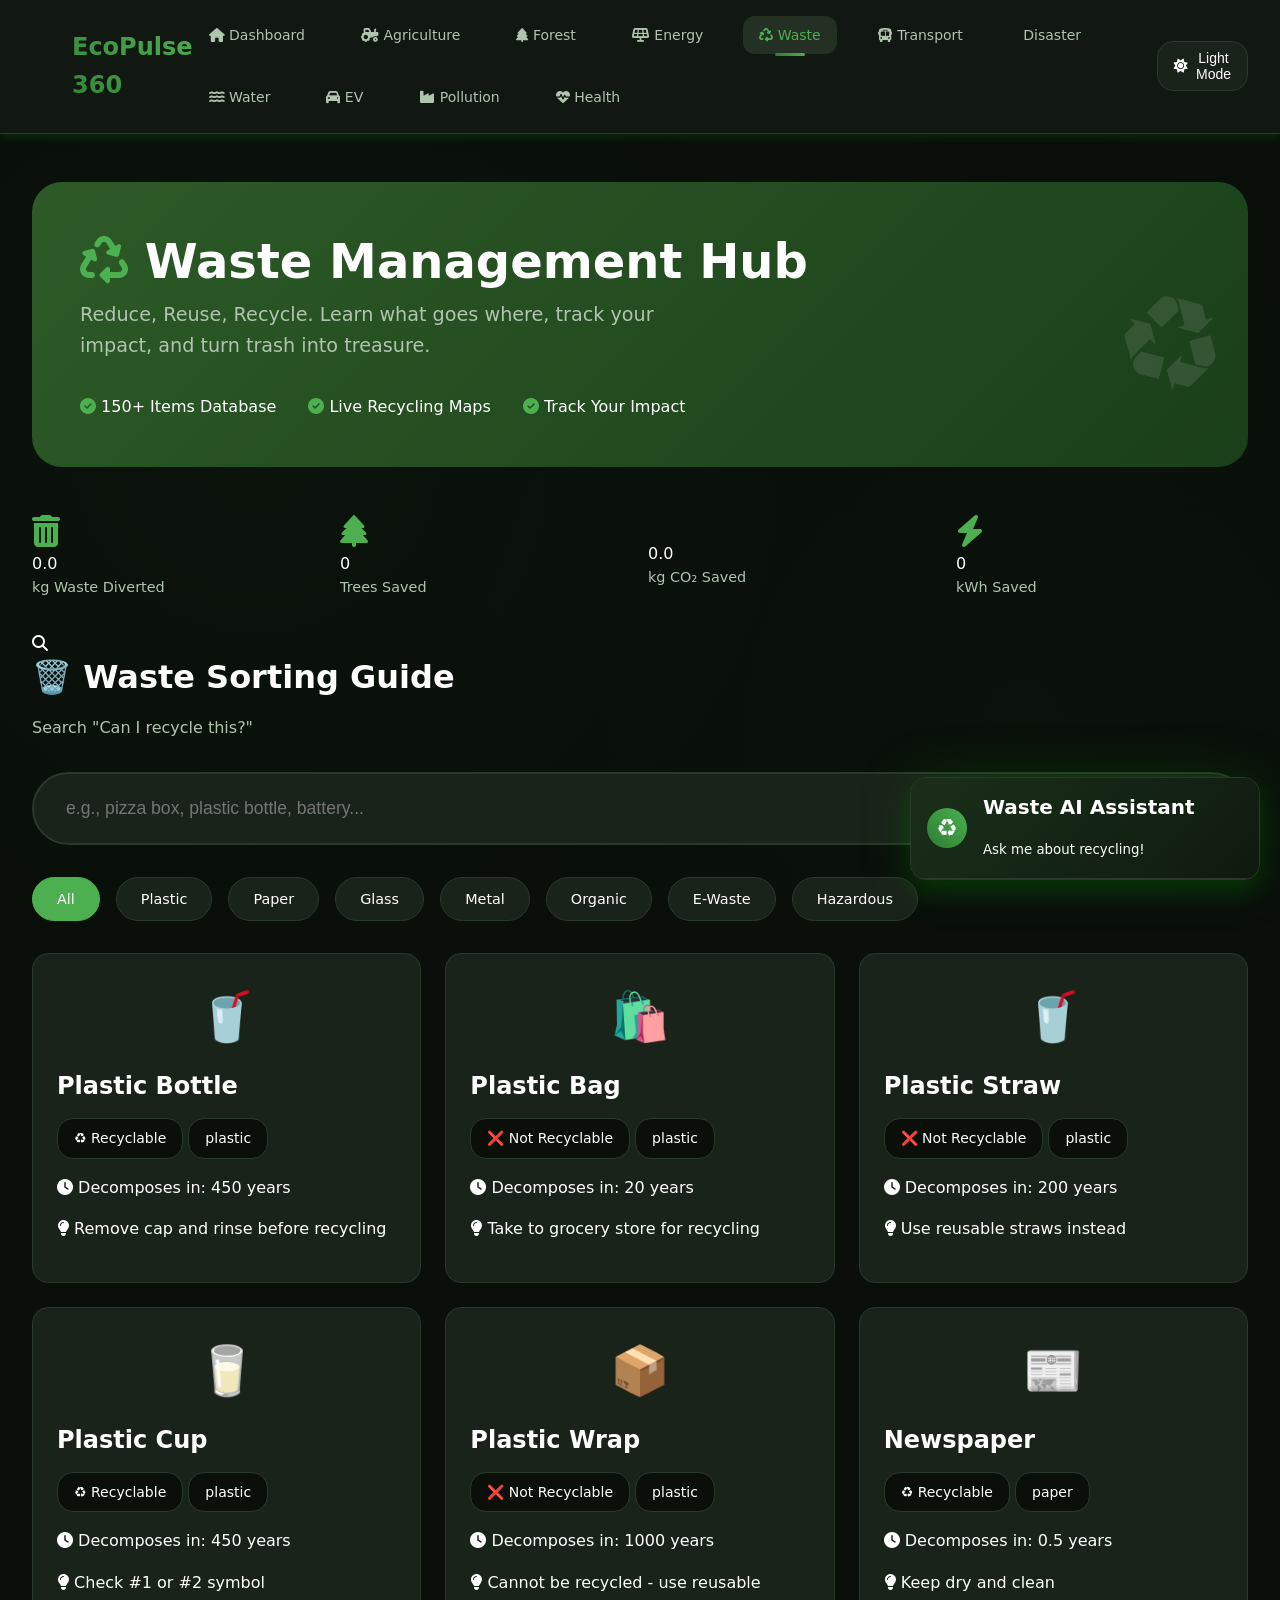
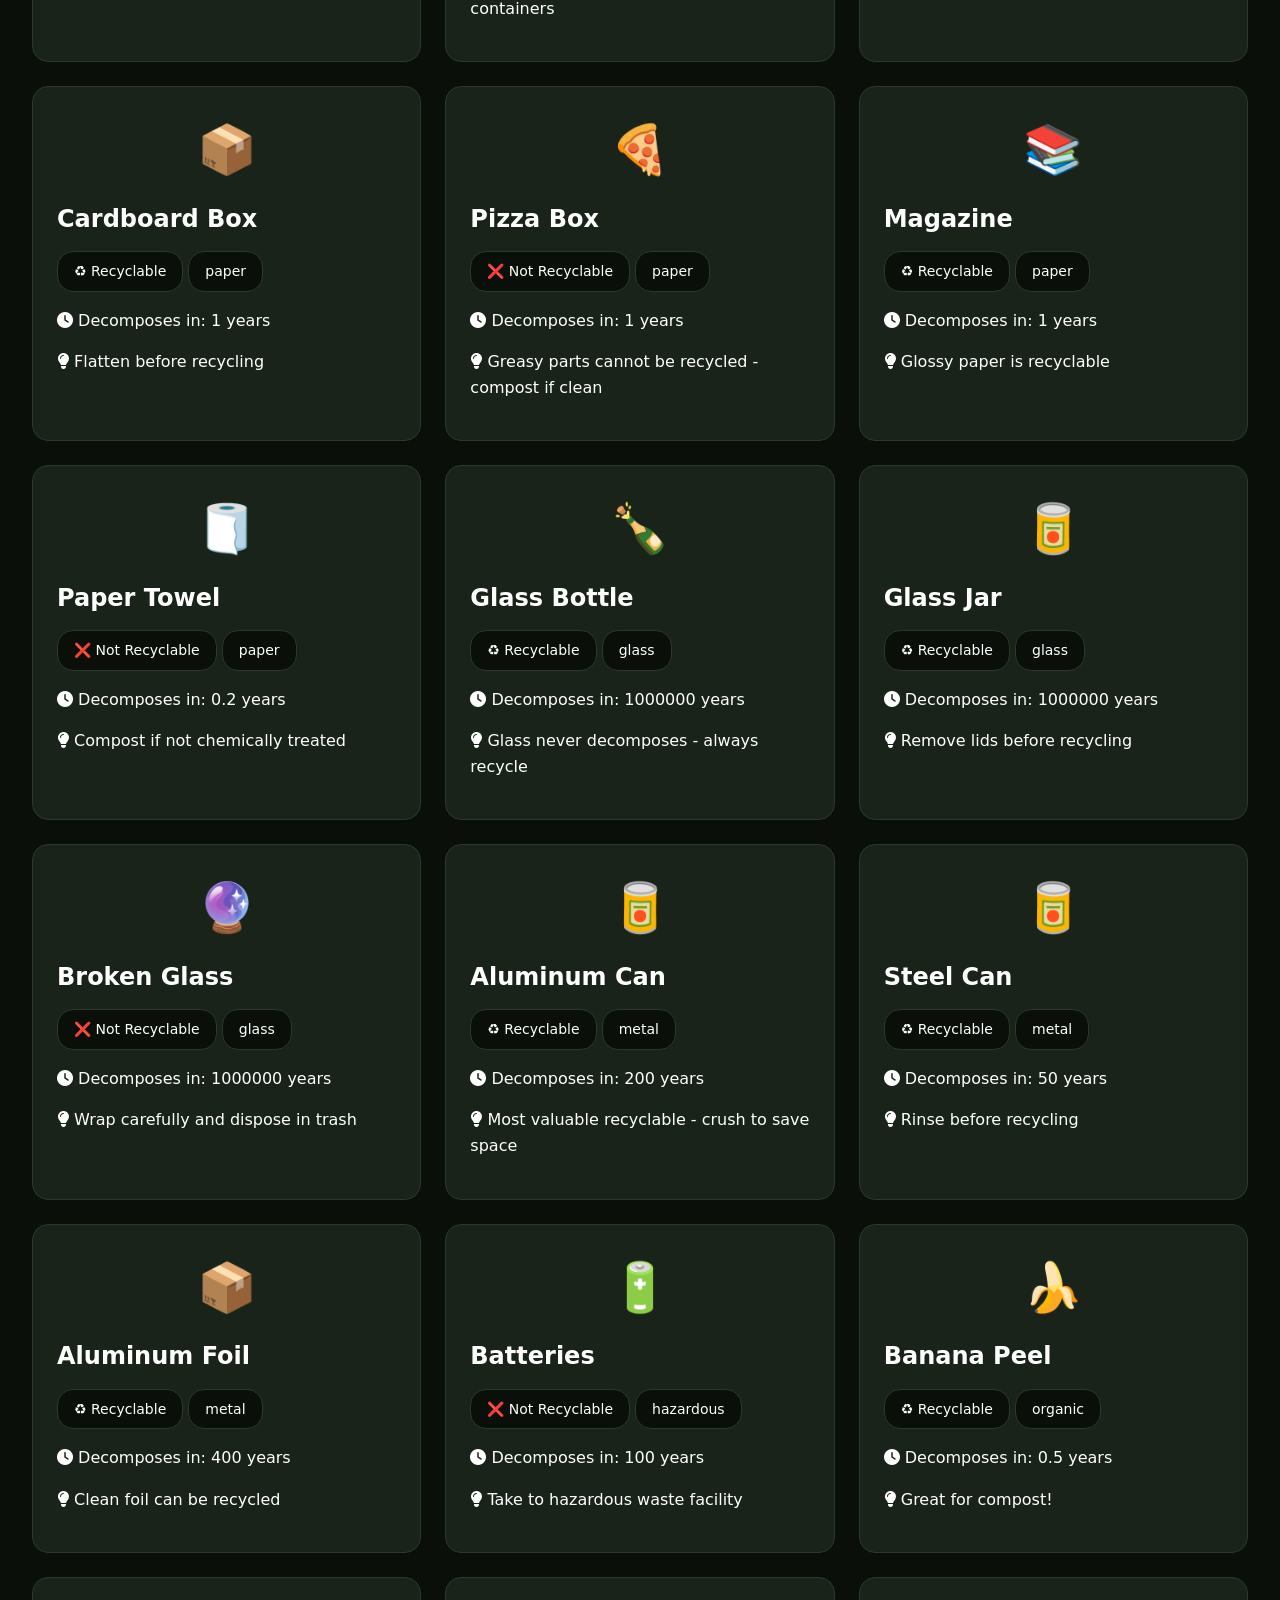
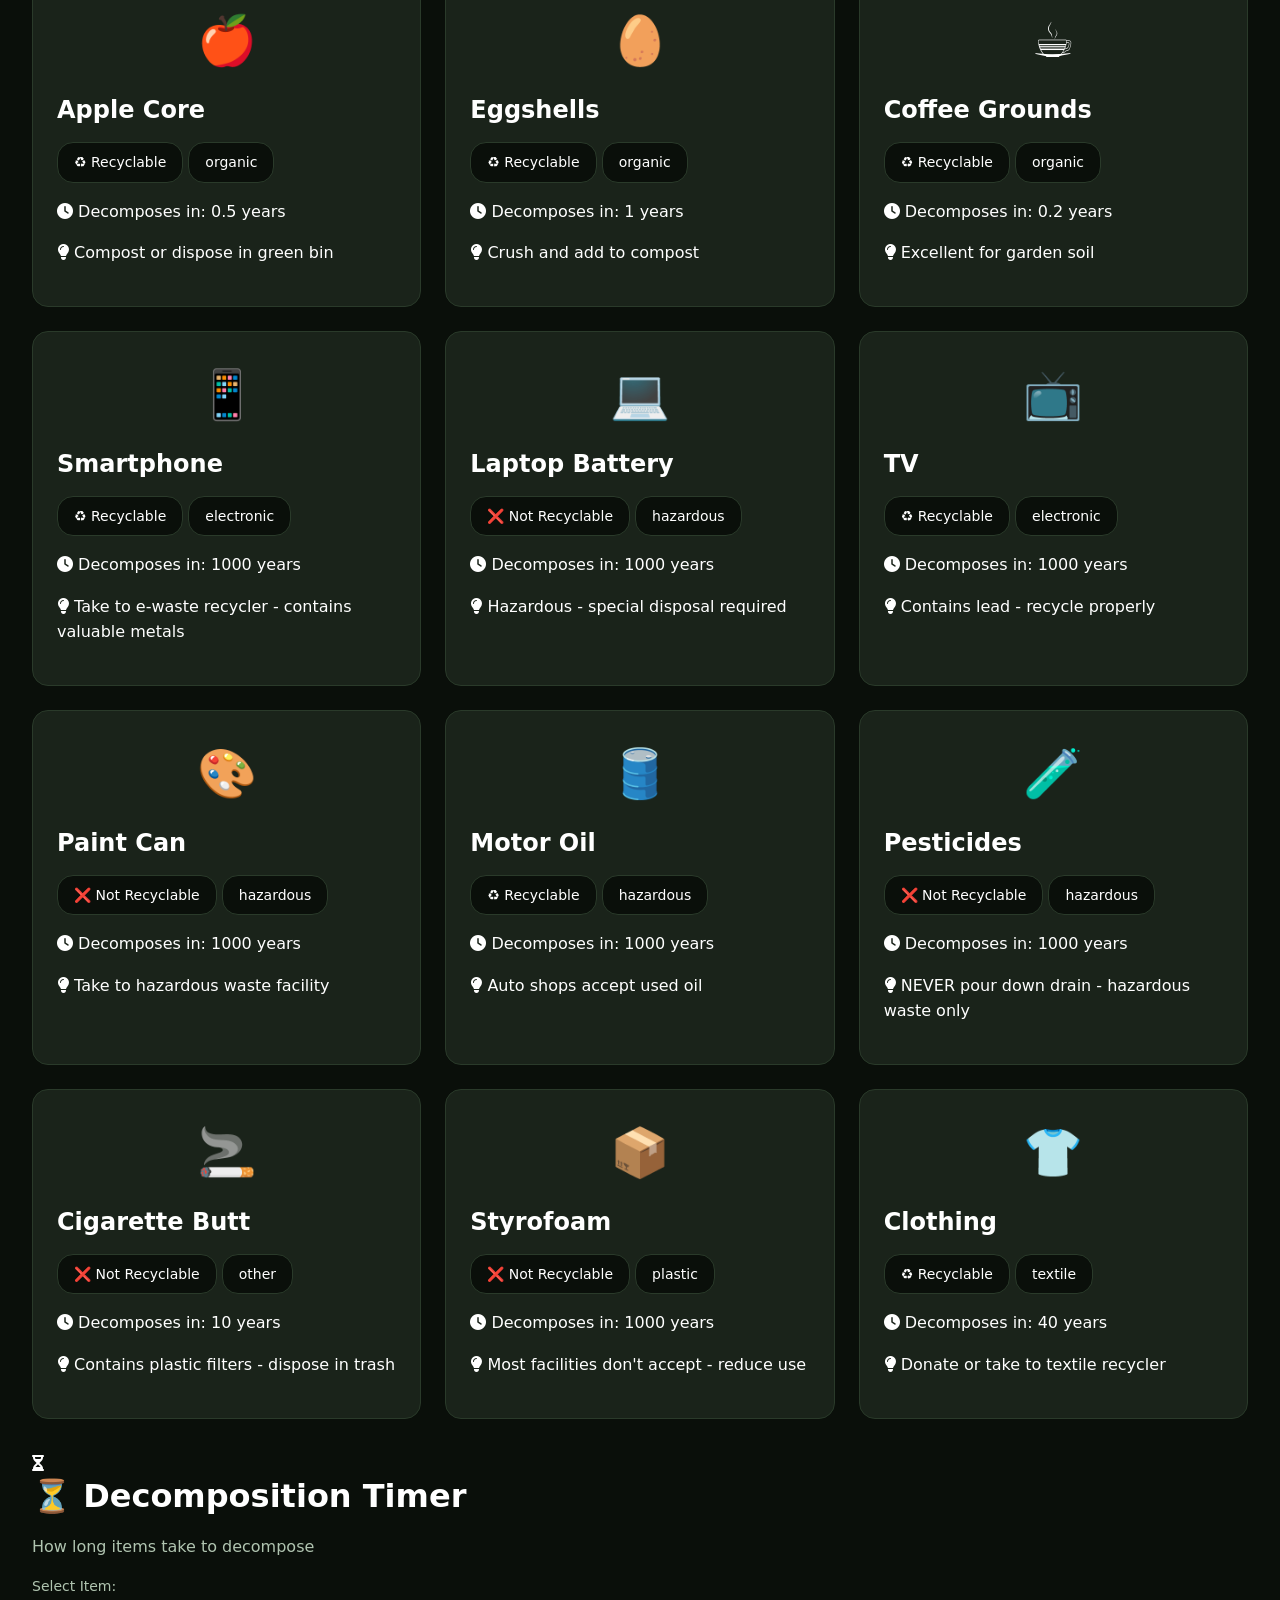
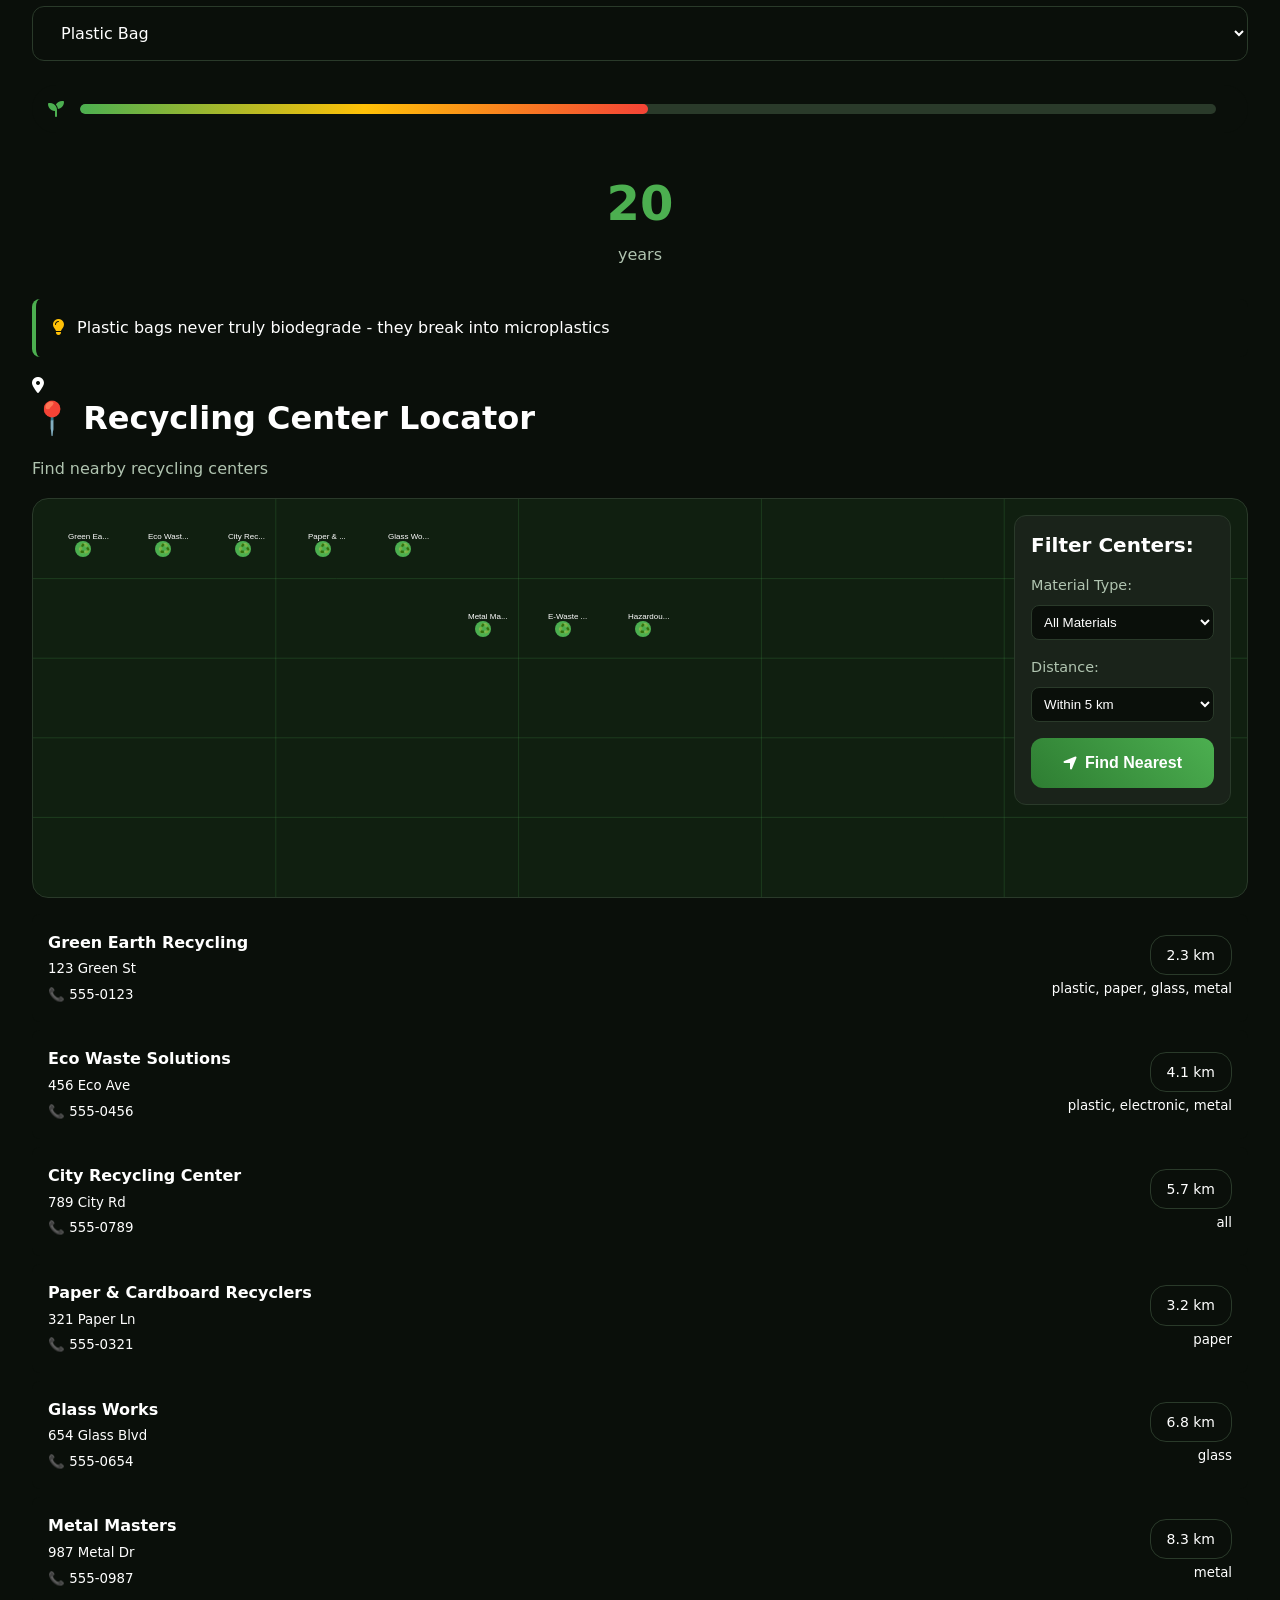
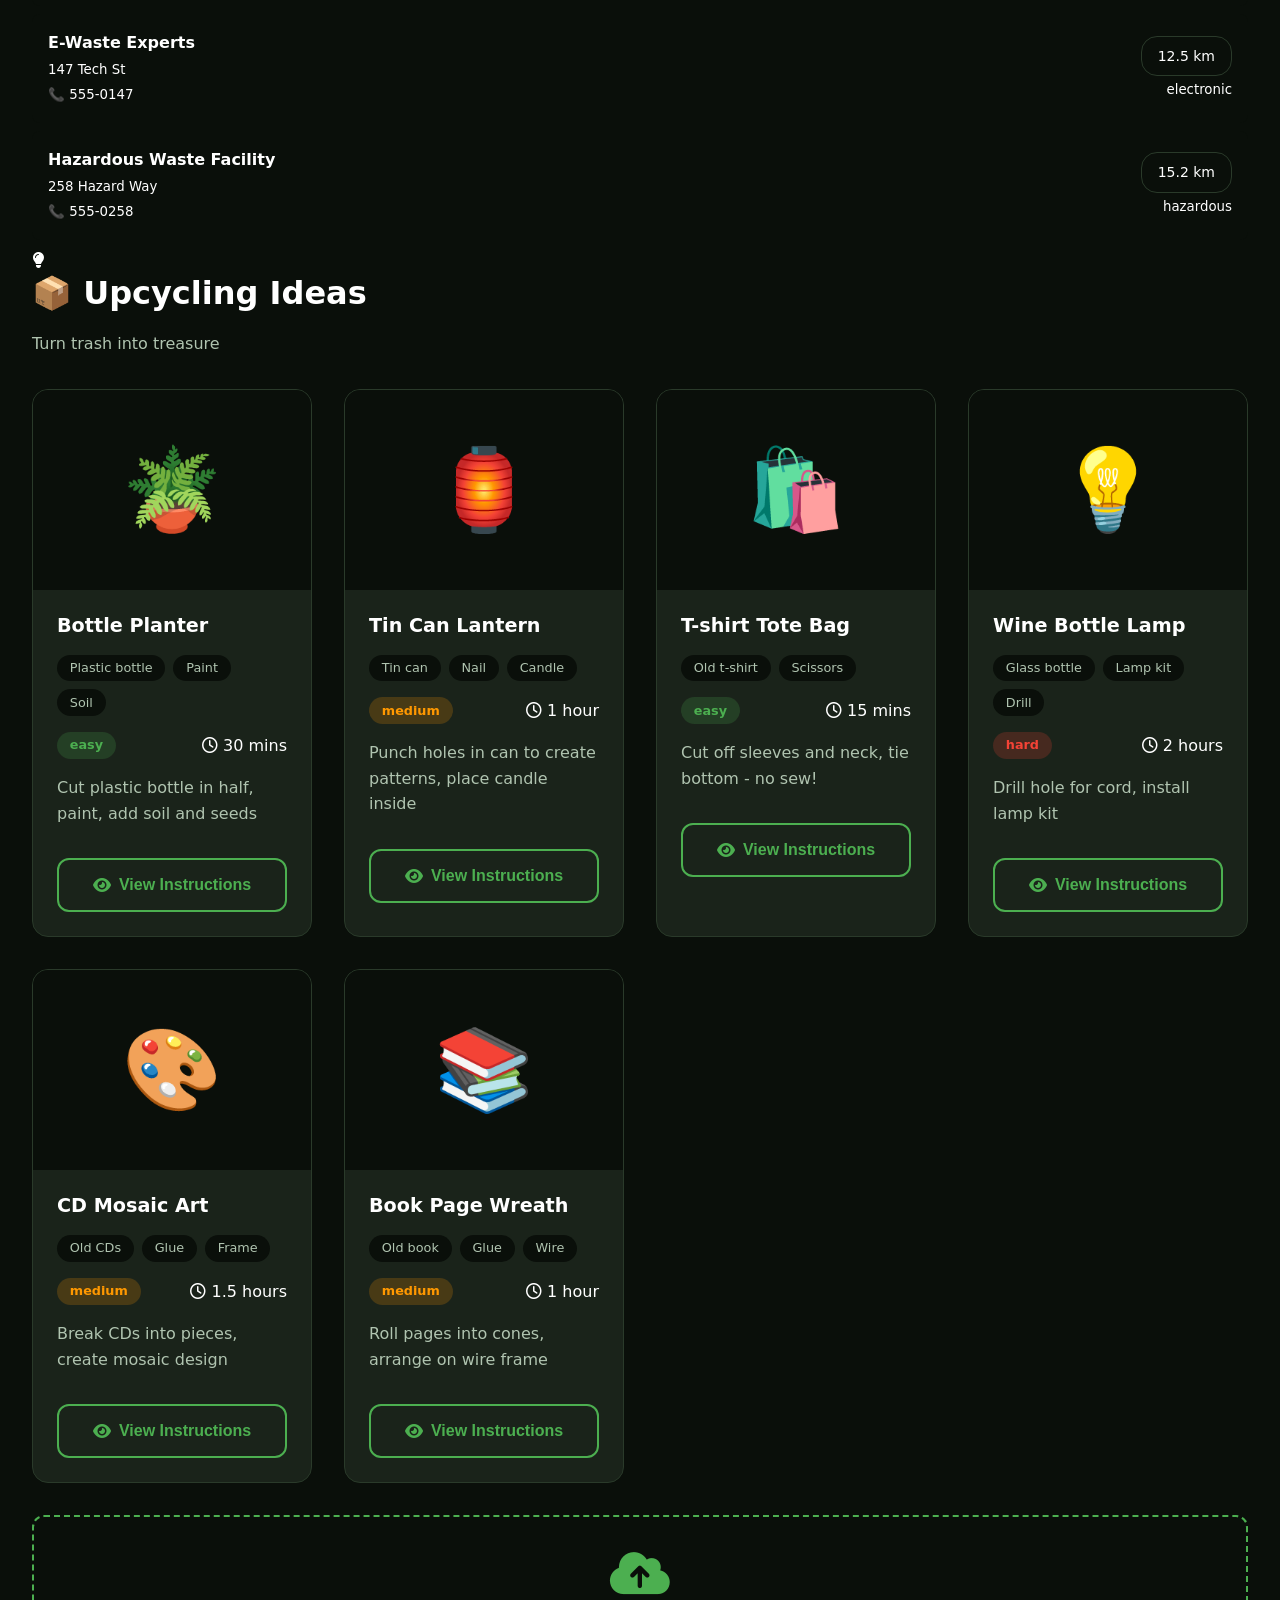
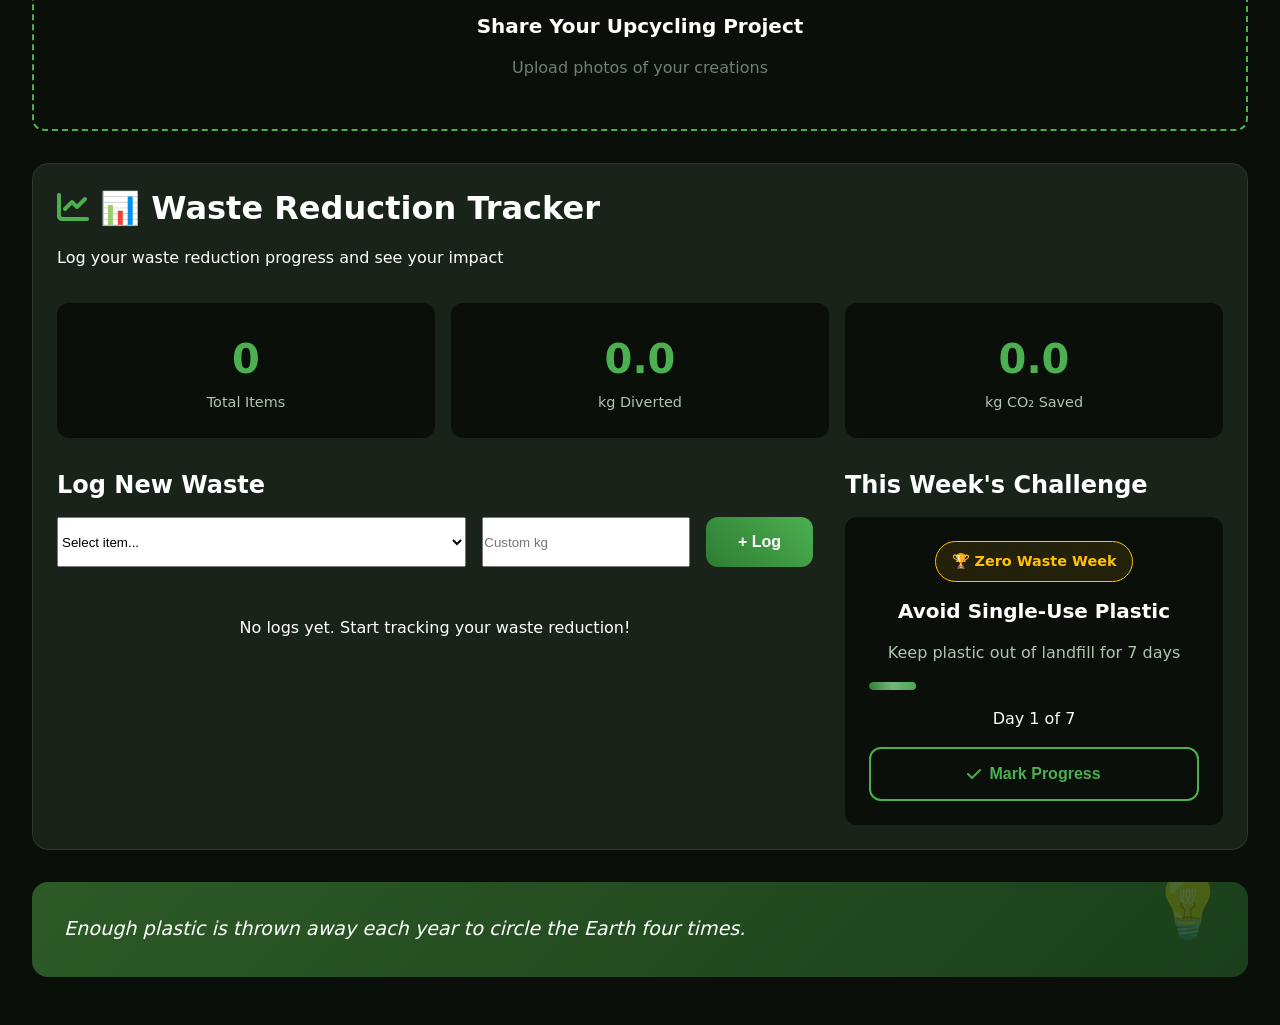
<file: waste.html>
<!DOCTYPE html>
<html lang="en" data-theme="dark">
<head>
    <meta charset="UTF-8">
    <meta name="viewport" content="width=device-width, initial-scale=1.0">
    <title>EcoPulse 360 - Waste Management Hub</title>
    <link rel="stylesheet" href="https://cdnjs.cloudflare.com/ajax/libs/font-awesome/6.4.0/css/all.min.css">
    <link rel="stylesheet" href="css/style.css">
    <style>
        /* Waste Module Specific Styles */
        .waste-hero {
            background: linear-gradient(135deg, #2d5a27, #1a3f1a);
            border-radius: 30px;
            padding: 3rem;
            margin-bottom: 3rem;
            position: relative;
            overflow: hidden;
        }
        
        .waste-hero::before {
            content: '♻️';
            position: absolute;
            right: 20px;
            bottom: 20px;
            font-size: 8rem;
            opacity: 0.1;
            transform: rotate(15deg);
        }
        
        .search-box {
            background: var(--bg-card);
            border-radius: 50px;
            padding: 0.5rem;
            display: flex;
            align-items: center;
            border: 2px solid var(--border-color);
            transition: all 0.3s ease;
            margin: 2rem 0;
        }
        
        .search-box:focus-within {
            border-color: var(--accent-green);
            box-shadow: 0 0 20px rgba(76, 175, 80, 0.3);
        }
        
        .search-box input {
            flex: 1;
            padding: 1rem 1.5rem;
            background: transparent;
            border: none;
            color: var(--text-primary);
            font-size: 1.1rem;
        }
        
        .search-box input:focus {
            outline: none;
        }
        
        .search-box button {
            width: 50px;
            height: 50px;
            border-radius: 50%;
            background: var(--gradient-2);
            border: none;
            color: white;
            cursor: pointer;
            transition: transform 0.3s ease;
        }
        
        .search-box button:hover {
            transform: scale(1.1);
        }
        
        .category-pills {
            display: flex;
            gap: 1rem;
            flex-wrap: wrap;
            margin: 2rem 0;
        }
        
        .category-pill {
            padding: 0.6rem 1.5rem;
            background: var(--bg-card);
            border: 1px solid var(--border-color);
            border-radius: 30px;
            cursor: pointer;
            transition: all 0.3s ease;
            font-size: 0.9rem;
        }
        
        .category-pill:hover {
            border-color: var(--accent-green);
            transform: translateY(-2px);
        }
        
        .category-pill.active {
            background: var(--accent-green);
            color: white;
            border-color: var(--accent-green);
        }
        
        .waste-grid {
            display: grid;
            grid-template-columns: repeat(auto-fit, minmax(300px, 1fr));
            gap: 1.5rem;
            margin: 2rem 0;
        }
        
        .waste-card {
            background: var(--bg-card);
            border-radius: 16px;
            padding: 1.5rem;
            border: 1px solid var(--border-color);
            transition: all 0.3s ease;
        }
        
        .waste-card:hover {
            transform: translateY(-5px);
            border-color: var(--accent-green);
            box-shadow: 0 10px 30px rgba(76, 175, 80, 0.2);
        }
        
        .decomposition-timeline {
            display: flex;
            align-items: center;
            gap: 1rem;
            margin: 1rem 0;
            padding: 1rem;
            background: var(--bg-primary);
            border-radius: 50px;
        }
        
        .timeline-bar {
            flex: 1;
            height: 10px;
            background: var(--border-color);
            border-radius: 5px;
            position: relative;
            overflow: hidden;
        }
        
        .timeline-fill {
            height: 100%;
            background: linear-gradient(90deg, #4CAF50, #FFC107, #F44336);
            border-radius: 5px;
            transition: width 1s ease;
            position: relative;
            animation: shimmer 2s infinite;
        }
        
        .recycling-map {
            height: 400px;
            background: var(--bg-primary);
            border-radius: 16px;
            position: relative;
            overflow: hidden;
            margin: 1rem 0;
            border: 1px solid var(--border-color);
        }
        
        .map-overlay {
            position: absolute;
            top: 1rem;
            right: 1rem;
            background: var(--bg-card);
            padding: 1rem;
            border-radius: 12px;
            border: 1px solid var(--border-color);
            max-width: 250px;
        }
        
        .filter-group {
            margin-bottom: 1rem;
        }
        
        .filter-group label {
            display: block;
            margin-bottom: 0.5rem;
            color: var(--text-secondary);
            font-size: 0.9rem;
        }
        
        .filter-group select {
            width: 100%;
            padding: 0.5rem;
            background: var(--bg-primary);
            border: 1px solid var(--border-color);
            border-radius: 8px;
            color: var(--text-primary);
        }
        
        .upcycling-gallery {
            display: grid;
            grid-template-columns: repeat(auto-fit, minmax(280px, 1fr));
            gap: 2rem;
            margin: 2rem 0;
        }
        
        .project-card {
            background: var(--bg-card);
            border-radius: 16px;
            overflow: hidden;
            border: 1px solid var(--border-color);
            transition: all 0.3s ease;
        }
        
        .project-card:hover {
            transform: translateY(-5px);
            border-color: var(--accent-green);
            box-shadow: 0 10px 30px rgba(76, 175, 80, 0.2);
        }
        
        .project-image {
            height: 200px;
            background: var(--bg-primary);
            position: relative;
            overflow: hidden;
        }
        
        .project-image img {
            width: 100%;
            height: 100%;
            object-fit: cover;
            transition: transform 0.5s ease;
        }
        
        .project-card:hover .project-image img {
            transform: scale(1.1);
        }
        
        .project-content {
            padding: 1.5rem;
        }
        
        .project-title {
            font-size: 1.2rem;
            font-weight: 600;
            margin-bottom: 0.5rem;
        }
        
        .project-materials {
            display: flex;
            gap: 0.5rem;
            flex-wrap: wrap;
            margin: 1rem 0;
        }
        
        .material-tag {
            padding: 0.2rem 0.8rem;
            background: var(--bg-primary);
            border-radius: 20px;
            font-size: 0.8rem;
            color: var(--text-secondary);
        }
        
        .difficulty {
            display: inline-block;
            padding: 0.2rem 0.8rem;
            border-radius: 20px;
            font-size: 0.8rem;
            font-weight: 600;
        }
        
        .difficulty.easy {
            background: rgba(76, 175, 80, 0.2);
            color: #4CAF50;
        }
        
        .difficulty.medium {
            background: rgba(255, 152, 0, 0.2);
            color: #FF9800;
        }
        
        .difficulty.hard {
            background: rgba(244, 67, 54, 0.2);
            color: #F44336;
        }
        
        .tracker-card {
            background: var(--bg-card);
            border-radius: 16px;
            padding: 1.5rem;
            border: 1px solid var(--border-color);
            margin: 1rem 0;
        }
        
        .tracker-stats {
            display: grid;
            grid-template-columns: repeat(3, 1fr);
            gap: 1rem;
            margin: 2rem 0;
            text-align: center;
        }
        
        .tracker-stat {
            padding: 1.5rem;
            background: var(--bg-primary);
            border-radius: 12px;
        }
        
        .stat-number {
            font-size: 2.5rem;
            font-weight: 700;
            color: var(--accent-green);
        }
        
        .stat-label {
            color: var(--text-secondary);
            font-size: 0.9rem;
        }
        
        .waste-log {
            max-height: 300px;
            overflow-y: auto;
            margin: 1rem 0;
        }
        
        .log-entry {
            display: flex;
            justify-content: space-between;
            align-items: center;
            padding: 1rem;
            background: var(--bg-primary);
            border-radius: 8px;
            margin-bottom: 0.5rem;
            animation: slideIn 0.3s ease;
        }
        
        .log-entry:hover {
            background: var(--bg-hover);
        }
        
        .log-date {
            color: var(--text-muted);
            font-size: 0.9rem;
        }
        
        .log-item {
            font-weight: 600;
        }
        
        .log-weight {
            color: var(--accent-green);
            font-weight: 600;
        }
        
        .delete-log {
            color: var(--danger);
            cursor: pointer;
            opacity: 0.5;
            transition: opacity 0.3s;
        }
        
        .delete-log:hover {
            opacity: 1;
        }
        
        .upload-area {
            border: 2px dashed var(--accent-green);
            border-radius: 12px;
            padding: 2rem;
            text-align: center;
            cursor: pointer;
            transition: all 0.3s ease;
            margin: 1rem 0;
        }
        
        .upload-area:hover {
            background: var(--bg-hover);
            border-color: var(--accent-green-light);
        }
        
        .upload-area i {
            font-size: 3rem;
            color: var(--accent-green);
            margin-bottom: 1rem;
        }
        
        .gallery-modal {
            position: fixed;
            top: 0;
            left: 0;
            width: 100%;
            height: 100%;
            background: rgba(0,0,0,0.9);
            display: flex;
            align-items: center;
            justify-content: center;
            z-index: 2000;
            animation: fadeIn 0.3s ease;
        }
        
        .modal-content {
            max-width: 800px;
            max-height: 90vh;
            overflow-y: auto;
            background: var(--bg-card);
            border-radius: 16px;
            padding: 2rem;
            position: relative;
        }
        
        .close-modal {
            position: absolute;
            top: 1rem;
            right: 1rem;
            font-size: 1.5rem;
            cursor: pointer;
            color: var(--text-secondary);
            transition: color 0.3s;
        }
        
        .close-modal:hover {
            color: var(--danger);
        }
        
        .upload-preview {
            max-width: 100%;
            max-height: 300px;
            margin: 1rem 0;
            border-radius: 8px;
        }
        
        .trash-fact {
            background: linear-gradient(135deg, #2d5a27, #1a3f1a);
            color: white;
            padding: 2rem;
            border-radius: 16px;
            margin: 2rem 0;
            position: relative;
            overflow: hidden;
        }
        
        .trash-fact::before {
            content: '💡';
            position: absolute;
            right: 20px;
            bottom: 20px;
            font-size: 4rem;
            opacity: 0.2;
        }
        
        .fact-text {
            font-size: 1.2rem;
            font-style: italic;
            max-width: 80%;
        }
        
        @keyframes slideIn {
            from {
                opacity: 0;
                transform: translateX(-20px);
            }
            to {
                opacity: 1;
                transform: translateX(0);
            }
        }
        
        .recycling-symbol {
            display: inline-block;
            width: 30px;
            height: 30px;
            border: 2px solid var(--accent-green);
            border-radius: 50%;
            position: relative;
            margin-right: 0.5rem;
        }
        
        .recycling-symbol::before,
        .recycling-symbol::after {
            content: '';
            position: absolute;
            width: 10px;
            height: 10px;
            border: 2px solid var(--accent-green);
            border-top-color: transparent;
            border-radius: 50%;
        }
        
        .recycling-symbol::before {
            top: -5px;
            left: 5px;
            transform: rotate(45deg);
        }
        
        .recycling-symbol::after {
            bottom: -5px;
            right: 5px;
            transform: rotate(225deg);
        }
        
        .progress-ring {
            transform: rotate(-90deg);
        }
        
        .progress-ring-circle {
            transition: stroke-dashoffset 0.5s;
            transform: rotate(-90deg);
            transform-origin: 50% 50%;
        }
        
        .quick-tip {
            background: var(--bg-primary);
            padding: 1rem;
            border-radius: 8px;
            border-left: 4px solid var(--accent-green);
            margin: 1rem 0;
        }
        
        .challenge-badge {
            display: inline-block;
            padding: 0.5rem 1rem;
            background: rgba(255, 193, 7, 0.1);
            border: 1px solid #FFC107;
            border-radius: 30px;
            color: #FFC107;
            font-weight: 600;
            font-size: 0.9rem;
        }
    </style>
</head>
<body>
    <!-- Navigation -->
    <nav class="navbar">
        <div class="logo">
            <i class="fas fa-leaf"></i>
            <span>EcoPulse 360</span>
        </div>
        <div class="nav-links">
            <a href="index.html"><i class="fas fa-home"></i> Dashboard</a>
            <a href="agriculture.html"><i class="fas fa-tractor"></i> Agriculture</a>
            <a href="forest.html"><i class="fas fa-tree"></i> Forest</a>
            <a href="energy.html"><i class="fas fa-solar-panel"></i> Energy</a>
            <a href="waste.html" class="active"><i class="fas fa-recycle"></i> Waste</a>
            <a href="transport.html"><i class="fas fa-bus"></i> Transport</a>
            <a href="disaster.html"><i class="fas fa-house-flood"></i> Disaster</a>
            <a href="water.html"><i class="fas fa-water"></i> Water</a>
            <a href="ev.html"><i class="fas fa-car"></i> EV</a>
            <a href="pollution.html"><i class="fas fa-industry"></i> Pollution</a>
            <a href="healthcare.html"><i class="fas fa-heartbeat"></i> Health</a>
        </div>
        <div class="nav-right">
            <button class="theme-toggle" id="themeToggle">
                <i class="fas fa-moon"></i> Dark Mode
            </button>
        </div>
    </nav>

    <!-- Main Container -->
    <div class="dashboard-container">
        <!-- Hero Section -->
        <div class="waste-hero">
            <h1 style="font-size: 3rem; margin-bottom: 0.5rem;">
                <i class="fas fa-recycle" style="color: #4CAF50;"></i> 
                Waste Management Hub
            </h1>
            <p style="color: var(--text-secondary); font-size: 1.2rem; max-width: 600px;">
                Reduce, Reuse, Recycle. Learn what goes where, track your impact, and turn trash into treasure.
            </p>
            <div style="display: flex; gap: 2rem; margin-top: 2rem;">
                <div><i class="fas fa-check-circle" style="color: #4CAF50;"></i> 150+ Items Database</div>
                <div><i class="fas fa-check-circle" style="color: #4CAF50;"></i> Live Recycling Maps</div>
                <div><i class="fas fa-check-circle" style="color: #4CAF50;"></i> Track Your Impact</div>
            </div>
        </div>

        <!-- Quick Stats -->
        <div style="display: grid; grid-template-columns: repeat(4, 1fr); gap: 1rem; margin-bottom: 2rem;">
            <div class="stat-card">
                <i class="fas fa-trash-alt" style="font-size: 2rem; color: var(--accent-green);"></i>
                <div class="stat-value" id="wasteDiverted">0</div>
                <div class="stat-label">kg Waste Diverted</div>
            </div>
            <div class="stat-card">
                <i class="fas fa-tree" style="font-size: 2rem; color: var(--accent-green);"></i>
                <div class="stat-value" id="treesSaved">0</div>
                <div class="stat-label">Trees Saved</div>
            </div>
            <div class="stat-card">
                <i class="fas fa-co2" style="font-size: 2rem; color: var(--accent-green);"></i>
                <div class="stat-value" id="co2Saved">0</div>
                <div class="stat-label">kg CO₂ Saved</div>
            </div>
            <div class="stat-card">
                <i class="fas fa-bolt" style="font-size: 2rem; color: var(--accent-green);"></i>
                <div class="stat-value" id="energySaved">0</div>
                <div class="stat-label">kWh Saved</div>
            </div>
        </div>

        <!-- Main Grid -->
        <div class="calculator-grid">
            <!-- 1. WASTE SORTING GUIDE -->
            <div class="energy-card">
                <i class="fas fa-search energy-icon"></i>
                <h2>🗑️ Waste Sorting Guide</h2>
                <p style="color: var(--text-secondary);">Search "Can I recycle this?"</p>
                
                <div class="search-box">
                    <input type="text" id="wasteSearch" placeholder="e.g., pizza box, plastic bottle, battery..." onkeyup="searchWaste()">
                    <button onclick="searchWaste()"><i class="fas fa-search"></i></button>
                </div>
                
                <div class="category-pills">
                    <span class="category-pill active" onclick="filterCategory('all')">All</span>
                    <span class="category-pill" onclick="filterCategory('plastic')">Plastic</span>
                    <span class="category-pill" onclick="filterCategory('paper')">Paper</span>
                    <span class="category-pill" onclick="filterCategory('glass')">Glass</span>
                    <span class="category-pill" onclick="filterCategory('metal')">Metal</span>
                    <span class="category-pill" onclick="filterCategory('organic')">Organic</span>
                    <span class="category-pill" onclick="filterCategory('electronic')">E-Waste</span>
                    <span class="category-pill" onclick="filterCategory('hazardous')">Hazardous</span>
                </div>
                
                <div id="wasteResults" class="waste-grid">
                    <!-- Results will be populated by JavaScript -->
                </div>
            </div>

            <!-- 2. DECOMPOSITION TIMER -->
            <div class="energy-card">
                <i class="fas fa-hourglass-half energy-icon"></i>
                <h2>⏳ Decomposition Timer</h2>
                <p style="color: var(--text-secondary);">How long items take to decompose</p>
                
                <div class="form-group">
                    <label>Select Item:</label>
                    <select id="decomposeItem" onchange="updateDecomposition()">
                        <option value="plastic_bag">Plastic Bag</option>
                        <option value="plastic_bottle">Plastic Bottle</option>
                        <option value="glass_bottle">Glass Bottle</option>
                        <option value="aluminum_can">Aluminum Can</option>
                        <option value="newspaper">Newspaper</option>
                        <option value="banana_peel">Banana Peel</option>
                        <option value="apple_core">Apple Core</option>
                        <option value="cigarette_butt">Cigarette Butt</option>
                        <option value="styrofoam">Styrofoam</option>
                        <option value="leather">Leather Shoes</option>
                        <option value="nylon">Nylon Fabric</option>
                        <option value="tires">Rubber Tires</option>
                    </select>
                </div>
                
                <div class="decomposition-timeline">
                    <i class="fas fa-seedling" style="color: #4CAF50;"></i>
                    <div class="timeline-bar">
                        <div class="timeline-fill" id="decomposeFill" style="width: 0%;"></div>
                    </div>
                    <i class="fas fa-dust" style="color: #8B4513;"></i>
                </div>
                
                <div style="text-align: center; margin: 2rem 0;">
                    <div style="font-size: 3rem; font-weight: 700; color: var(--accent-green);" id="decomposeTime">450</div>
                    <div style="color: var(--text-secondary);" id="decomposeUnit">years</div>
                </div>
                
                <div class="quick-tip">
                    <i class="fas fa-lightbulb" style="color: #FFC107; margin-right: 0.5rem;"></i>
                    <span id="decomposeTip">Plastic bags never truly biodegrade - they break into microplastics</span>
                </div>
            </div>

            <!-- 3. RECYCLING CENTER LOCATOR -->
            <div class="energy-card">
                <i class="fas fa-map-marker-alt energy-icon"></i>
                <h2>📍 Recycling Center Locator</h2>
                <p style="color: var(--text-secondary);">Find nearby recycling centers</p>
                
                <div class="recycling-map" id="recyclingMap">
                    <canvas id="mapCanvas" style="width: 100%; height: 100%;"></canvas>
                    <div class="map-overlay">
                        <h4>Filter Centers:</h4>
                        <div class="filter-group">
                            <label>Material Type:</label>
                            <select id="materialFilter" onchange="filterMap()">
                                <option value="all">All Materials</option>
                                <option value="plastic">Plastic</option>
                                <option value="paper">Paper</option>
                                <option value="glass">Glass</option>
                                <option value="metal">Metal</option>
                                <option value="electronic">E-Waste</option>
                            </select>
                        </div>
                        
                        <div class="filter-group">
                            <label>Distance:</label>
                            <select id="distanceFilter" onchange="filterMap()">
                                <option value="5">Within 5 km</option>
                                <option value="10">Within 10 km</option>
                                <option value="20">Within 20 km</option>
                                <option value="50">Within 50 km</option>
                            </select>
                        </div>
                        
                        <button class="btn btn-primary" style="width: 100%;" onclick="findNearestCenter()">
                            <i class="fas fa-location-arrow"></i> Find Nearest
                        </button>
                    </div>
                </div>
                
                <div id="centerList" style="margin-top: 1rem;">
                    <!-- Center list will be populated -->
                </div>
            </div>

            <!-- 4. UPCYCLING IDEAS -->
            <div class="energy-card">
                <i class="fas fa-lightbulb energy-icon"></i>
                <h2>📦 Upcycling Ideas</h2>
                <p style="color: var(--text-secondary);">Turn trash into treasure</p>
                
                <div class="upcycling-gallery" id="upcyclingGallery">
                    <!-- Gallery will be populated by JavaScript -->
                </div>
                
                <div class="upload-area" onclick="document.getElementById('projectUpload').click()">
                    <i class="fas fa-cloud-upload-alt"></i>
                    <h4>Share Your Upcycling Project</h4>
                    <p style="color: var(--text-muted);">Upload photos of your creations</p>
                    <input type="file" id="projectUpload" accept="image/*" style="display: none;" onchange="previewProject(this)">
                </div>
            </div>
        </div>

        <!-- 5. WASTE REDUCTION TRACKER -->
        <div class="tracker-card" style="margin-top: 2rem;">
            <h2><i class="fas fa-chart-line" style="color: var(--accent-green);"></i> 📊 Waste Reduction Tracker</h2>
            <p>Log your waste reduction progress and see your impact</p>
            
            <div class="tracker-stats">
                <div class="tracker-stat">
                    <div class="stat-number" id="totalLogged">0</div>
                    <div class="stat-label">Total Items</div>
                </div>
                <div class="tracker-stat">
                    <div class="stat-number" id="totalWeight">0</div>
                    <div class="stat-label">kg Diverted</div>
                </div>
                <div class="tracker-stat">
                    <div class="stat-number" id="co2Impact">0</div>
                    <div class="stat-label">kg CO₂ Saved</div>
                </div>
            </div>
            
            <div style="display: grid; grid-template-columns: 2fr 1fr; gap: 2rem;">
                <div>
                    <h3>Log New Waste</h3>
                    <div style="display: flex; gap: 1rem; margin-bottom: 1rem;">
                        <select id="wasteItem" class="form-control" style="flex: 2;">
                            <option value="">Select item...</option>
                            <option value="plastic_bottle">Plastic Bottle (0.05 kg)</option>
                            <option value="glass_bottle">Glass Bottle (0.4 kg)</option>
                            <option value="aluminum_can">Aluminum Can (0.015 kg)</option>
                            <option value="newspaper">Newspaper (0.5 kg)</option>
                            <option value="cardboard">Cardboard Box (1 kg)</option>
                            <option value="food_waste">Food Waste (1 kg)</option>
                            <option value="electronics">Electronics (2 kg)</option>
                        </select>
                        <input type="number" id="customWeight" class="form-control" style="flex: 1;" placeholder="Custom kg">
                        <button class="btn btn-primary" onclick="logWaste()">+ Log</button>
                    </div>
                    
                    <div class="waste-log" id="wasteLog">
                        <!-- Log entries will appear here -->
                    </div>
                </div>
                
                <div>
                    <h3>This Week's Challenge</h3>
                    <div style="background: var(--bg-primary); padding: 1.5rem; border-radius: 12px; text-align: center;">
                        <span class="challenge-badge">🏆 Zero Waste Week</span>
                        <h4 style="margin: 1rem 0;">Avoid Single-Use Plastic</h4>
                        <p style="color: var(--text-secondary);">Keep plastic out of landfill for 7 days</p>
                        <div class="progress-bar" style="margin: 1rem 0;">
                            <div class="progress-fill" id="challengeProgress" style="width: 0%;"></div>
                        </div>
                        <p id="challengeDays">Day 1 of 7</p>
                        <button class="btn btn-outline" style="width: 100%;" onclick="updateChallenge()">
                            <i class="fas fa-check"></i> Mark Progress
                        </button>
                    </div>
                </div>
            </div>
        </div>

        <!-- Trash to Treasure Gallery Modal -->
        <div id="galleryModal" class="gallery-modal" style="display: none;">
            <div class="modal-content">
                <span class="close-modal" onclick="closeModal()">&times;</span>
                <h2>Share Your Creation</h2>
                <div id="previewArea"></div>
                <div class="form-group">
                    <label>Project Title</label>
                    <input type="text" id="projectTitle" class="form-control" placeholder="e.g., Bottle Planter">
                </div>
                <div class="form-group">
                    <label>Materials Used</label>
                    <input type="text" id="projectMaterials" class="form-control" placeholder="e.g., Plastic bottles, paint">
                </div>
                <div class="form-group">
                    <label>Description</label>
                    <textarea id="projectDescription" class="form-control" rows="3" placeholder="How did you make it?"></textarea>
                </div>
                <button class="btn btn-primary" style="width: 100%;" onclick="saveProject()">
                    <i class="fas fa-save"></i> Share Project
                </button>
            </div>
        </div>

        <!-- Trash Fact -->
        <div class="trash-fact">
            <div class="fact-text" id="dailyFact">
                Did you know? A plastic bottle takes 450 years to decompose in a landfill.
            </div>
        </div>
    </div>

    <!-- AI Assistant -->
    <div class="ai-assistant">
        <div class="ai-header">
            <div class="ai-avatar">♻️</div>
            <div>
                <h4>Waste AI Assistant</h4>
                <small>Ask me about recycling!</small>
            </div>
        </div>
        <div class="ai-chat-body" style="display: none;">
            <div class="message ai">
                <div class="message-content">
                    Hi! Ask me what to do with any item - I'll tell you how to recycle or dispose of it properly! 🌍
                </div>
            </div>
        </div>
    </div>

    <script>
        // ===== WASTE DATABASE =====
        const wasteDatabase = [
            // Plastic Items
            { id: 1, name: 'Plastic Bottle', category: 'plastic', recyclable: true, decompose: 450, unit: 'years', tip: 'Remove cap and rinse before recycling', image: '🥤' },
            { id: 2, name: 'Plastic Bag', category: 'plastic', recyclable: false, decompose: 20, unit: 'years', tip: 'Take to grocery store for recycling', image: '🛍️' },
            { id: 3, name: 'Plastic Straw', category: 'plastic', recyclable: false, decompose: 200, unit: 'years', tip: 'Use reusable straws instead', image: '🥤' },
            { id: 4, name: 'Plastic Cup', category: 'plastic', recyclable: true, decompose: 450, unit: 'years', tip: 'Check #1 or #2 symbol', image: '🥛' },
            { id: 5, name: 'Plastic Wrap', category: 'plastic', recyclable: false, decompose: 1000, unit: 'years', tip: 'Cannot be recycled - use reusable containers', image: '📦' },
            
            // Paper Items
            { id: 6, name: 'Newspaper', category: 'paper', recyclable: true, decompose: 0.5, unit: 'years', tip: 'Keep dry and clean', image: '📰' },
            { id: 7, name: 'Cardboard Box', category: 'paper', recyclable: true, decompose: 1, unit: 'years', tip: 'Flatten before recycling', image: '📦' },
            { id: 8, name: 'Pizza Box', category: 'paper', recyclable: false, decompose: 1, unit: 'years', tip: 'Greasy parts cannot be recycled - compost if clean', image: '🍕' },
            { id: 9, name: 'Magazine', category: 'paper', recyclable: true, decompose: 1, unit: 'years', tip: 'Glossy paper is recyclable', image: '📚' },
            { id: 10, name: 'Paper Towel', category: 'paper', recyclable: false, decompose: 0.2, unit: 'years', tip: 'Compost if not chemically treated', image: '🧻' },
            
            // Glass Items
            { id: 11, name: 'Glass Bottle', category: 'glass', recyclable: true, decompose: 1000000, unit: 'years', tip: 'Glass never decomposes - always recycle', image: '🍾' },
            { id: 12, name: 'Glass Jar', category: 'glass', recyclable: true, decompose: 1000000, unit: 'years', tip: 'Remove lids before recycling', image: '🥫' },
            { id: 13, name: 'Broken Glass', category: 'glass', recyclable: false, decompose: 1000000, unit: 'years', tip: 'Wrap carefully and dispose in trash', image: '🔮' },
            
            // Metal Items
            { id: 14, name: 'Aluminum Can', category: 'metal', recyclable: true, decompose: 200, unit: 'years', tip: 'Most valuable recyclable - crush to save space', image: '🥫' },
            { id: 15, name: 'Steel Can', category: 'metal', recyclable: true, decompose: 50, unit: 'years', tip: 'Rinse before recycling', image: '🥫' },
            { id: 16, name: 'Aluminum Foil', category: 'metal', recyclable: true, decompose: 400, unit: 'years', tip: 'Clean foil can be recycled', image: '📦' },
            { id: 17, name: 'Batteries', category: 'hazardous', recyclable: false, decompose: 100, unit: 'years', tip: 'Take to hazardous waste facility', image: '🔋' },
            
            // Organic Items
            { id: 18, name: 'Banana Peel', category: 'organic', recyclable: true, decompose: 0.5, unit: 'years', tip: 'Great for compost!', image: '🍌' },
            { id: 19, name: 'Apple Core', category: 'organic', recyclable: true, decompose: 0.5, unit: 'years', tip: 'Compost or dispose in green bin', image: '🍎' },
            { id: 20, name: 'Eggshells', category: 'organic', recyclable: true, decompose: 1, unit: 'years', tip: 'Crush and add to compost', image: '🥚' },
            { id: 21, name: 'Coffee Grounds', category: 'organic', recyclable: true, decompose: 0.2, unit: 'years', tip: 'Excellent for garden soil', image: '☕' },
            
            // E-Waste
            { id: 22, name: 'Smartphone', category: 'electronic', recyclable: true, decompose: 1000, unit: 'years', tip: 'Take to e-waste recycler - contains valuable metals', image: '📱' },
            { id: 23, name: 'Laptop Battery', category: 'hazardous', recyclable: false, decompose: 1000, unit: 'years', tip: 'Hazardous - special disposal required', image: '💻' },
            { id: 24, name: 'TV', category: 'electronic', recyclable: true, decompose: 1000, unit: 'years', tip: 'Contains lead - recycle properly', image: '📺' },
            
            // Hazardous
            { id: 25, name: 'Paint Can', category: 'hazardous', recyclable: false, decompose: 1000, unit: 'years', tip: 'Take to hazardous waste facility', image: '🎨' },
            { id: 26, name: 'Motor Oil', category: 'hazardous', recyclable: true, decompose: 1000, unit: 'years', tip: 'Auto shops accept used oil', image: '🛢️' },
            { id: 27, name: 'Pesticides', category: 'hazardous', recyclable: false, decompose: 1000, unit: 'years', tip: 'NEVER pour down drain - hazardous waste only', image: '🧪' },
            
            // Other
            { id: 28, name: 'Cigarette Butt', category: 'other', recyclable: false, decompose: 10, unit: 'years', tip: 'Contains plastic filters - dispose in trash', image: '🚬' },
            { id: 29, name: 'Styrofoam', category: 'plastic', recyclable: false, decompose: 1000, unit: 'years', tip: 'Most facilities don\'t accept - reduce use', image: '📦' },
            { id: 30, name: 'Clothing', category: 'textile', recyclable: true, decompose: 40, unit: 'years', tip: 'Donate or take to textile recycler', image: '👕' },
        ];

        // ===== RECYCLING CENTERS DATABASE =====
        const recyclingCenters = [
            { id: 1, name: 'Green Earth Recycling', address: '123 Green St', distance: 2.3, materials: ['plastic', 'paper', 'glass', 'metal'], phone: '555-0123' },
            { id: 2, name: 'Eco Waste Solutions', address: '456 Eco Ave', distance: 4.1, materials: ['plastic', 'electronic', 'metal'], phone: '555-0456' },
            { id: 3, name: 'City Recycling Center', address: '789 City Rd', distance: 5.7, materials: ['all'], phone: '555-0789' },
            { id: 4, name: 'Paper & Cardboard Recyclers', address: '321 Paper Ln', distance: 3.2, materials: ['paper'], phone: '555-0321' },
            { id: 5, name: 'Glass Works', address: '654 Glass Blvd', distance: 6.8, materials: ['glass'], phone: '555-0654' },
            { id: 6, name: 'Metal Masters', address: '987 Metal Dr', distance: 8.3, materials: ['metal'], phone: '555-0987' },
            { id: 7, name: 'E-Waste Experts', address: '147 Tech St', distance: 12.5, materials: ['electronic'], phone: '555-0147' },
            { id: 8, name: 'Hazardous Waste Facility', address: '258 Hazard Way', distance: 15.2, materials: ['hazardous'], phone: '555-0258' },
        ];

        // ===== UPCYCLING PROJECTS DATABASE =====
        const upcyclingProjects = [
            {
                id: 1,
                title: 'Bottle Planter',
                materials: ['Plastic bottle', 'Paint', 'Soil'],
                difficulty: 'easy',
                time: '30 mins',
                description: 'Cut plastic bottle in half, paint, add soil and seeds',
                image: '🪴'
            },
            {
                id: 2,
                title: 'Tin Can Lantern',
                materials: ['Tin can', 'Nail', 'Candle'],
                difficulty: 'medium',
                time: '1 hour',
                description: 'Punch holes in can to create patterns, place candle inside',
                image: '🏮'
            },
            {
                id: 3,
                title: 'T-shirt Tote Bag',
                materials: ['Old t-shirt', 'Scissors'],
                difficulty: 'easy',
                time: '15 mins',
                description: 'Cut off sleeves and neck, tie bottom - no sew!',
                image: '🛍️'
            },
            {
                id: 4,
                title: 'Wine Bottle Lamp',
                materials: ['Glass bottle', 'Lamp kit', 'Drill'],
                difficulty: 'hard',
                time: '2 hours',
                description: 'Drill hole for cord, install lamp kit',
                image: '💡'
            },
            {
                id: 5,
                title: 'CD Mosaic Art',
                materials: ['Old CDs', 'Glue', 'Frame'],
                difficulty: 'medium',
                time: '1.5 hours',
                description: 'Break CDs into pieces, create mosaic design',
                image: '🎨'
            },
            {
                id: 6,
                title: 'Book Page Wreath',
                materials: ['Old book', 'Glue', 'Wire'],
                difficulty: 'medium',
                time: '1 hour',
                description: 'Roll pages into cones, arrange on wire frame',
                image: '📚'
            }
        ];

        // ===== WASTE TRACKER (LocalStorage) =====
        let wasteLogs = JSON.parse(localStorage.getItem('wasteLogs')) || [];
        let totalStats = JSON.parse(localStorage.getItem('wasteStats')) || {
            items: 0,
            weight: 0,
            co2: 0
        };

        // Initialize page
        document.addEventListener('DOMContentLoaded', function() {
            displayWasteResults(wasteDatabase);
            updateDecomposition();
            displayCenters(recyclingCenters);
            displayProjects(upcyclingProjects);
            displayWasteLogs();
            updateStats();
            startDailyFact();
            initMap();
        });

        // ===== 1. WASTE SORTING GUIDE =====
        function searchWaste() {
            const query = document.getElementById('wasteSearch').value.toLowerCase();
            if (query.length < 2) {
                displayWasteResults(wasteDatabase);
                return;
            }
            
            const results = wasteDatabase.filter(item => 
                item.name.toLowerCase().includes(query)
            );
            
            displayWasteResults(results);
        }

        function filterCategory(category) {
            // Update active pill
            document.querySelectorAll('.category-pill').forEach(pill => {
                pill.classList.remove('active');
            });
            event.target.classList.add('active');
            
            if (category === 'all') {
                displayWasteResults(wasteDatabase);
            } else {
                const filtered = wasteDatabase.filter(item => item.category === category);
                displayWasteResults(filtered);
            }
        }

        function displayWasteResults(items) {
            const container = document.getElementById('wasteResults');
            if (items.length === 0) {
                container.innerHTML = '<div style="grid-column: 1/-1; text-align: center; padding: 2rem;">No items found</div>';
                return;
            }
            
            container.innerHTML = items.map(item => `
                <div class="waste-card">
                    <div style="font-size: 3rem; text-align: center; margin-bottom: 1rem;">${item.image}</div>
                    <h3>${item.name}</h3>
                    <div style="margin: 1rem 0;">
                        <span class="badge ${item.recyclable ? 'badge-success' : 'badge-warning'}">
                            ${item.recyclable ? '♻️ Recyclable' : '❌ Not Recyclable'}
                        </span>
                        <span class="badge">${item.category}</span>
                    </div>
                    <p><i class="fas fa-clock"></i> Decomposes in: ${item.decompose} ${item.unit}</p>
                    <p><i class="fas fa-lightbulb"></i> ${item.tip}</p>
                </div>
            `).join('');
        }

        // ===== 2. DECOMPOSITION TIMER =====
        function updateDecomposition() {
            const item = document.getElementById('decomposeItem').value;
            const data = {
                plastic_bag: { time: 20, unit: 'years', tip: 'Plastic bags never truly biodegrade - they break into microplastics' },
                plastic_bottle: { time: 450, unit: 'years', tip: 'Plastic bottles photodegrade into microplastics over centuries' },
                glass_bottle: { time: 1000000, unit: 'years', tip: 'Glass never decomposes - always recycle!' },
                aluminum_can: { time: 200, unit: 'years', tip: 'Aluminum can be recycled infinitely without losing quality' },
                newspaper: { time: 0.5, unit: 'years', tip: 'Newspaper decomposes quickly - perfect for composting' },
                banana_peel: { time: 0.5, unit: 'years', tip: 'Banana peels are great for compost or garden fertilizer' },
                apple_core: { time: 0.5, unit: 'years', tip: 'Apple cores decompose faster if cut into pieces' },
                cigarette_butt: { time: 10, unit: 'years', tip: 'Cigarette filters are made of cellulose acetate - a plastic' },
                styrofoam: { time: 1000, unit: 'years', tip: 'Styrofoam never fully decomposes - avoid using it' },
                leather: { time: 50, unit: 'years', tip: 'Tanned leather takes decades to decompose' },
                nylon: { time: 40, unit: 'years', tip: 'Nylon is a synthetic plastic fiber' },
                tires: { time: 2000, unit: 'years', tip: 'Tires release toxic chemicals as they break down' }
            };
            
            const info = data[item];
            document.getElementById('decomposeTime').textContent = info.time;
            document.getElementById('decomposeUnit').textContent = info.unit;
            document.getElementById('decomposeTip').textContent = info.tip;
            
            // Calculate fill percentage (logarithmic scale for display)
            let percent;
            if (info.time > 1000) percent = 100;
            else if (info.time > 100) percent = 75;
            else if (info.time > 10) percent = 50;
            else if (info.time > 1) percent = 25;
            else percent = 10;
            
            document.getElementById('decomposeFill').style.width = percent + '%';
        }

        // ===== 3. RECYCLING CENTER LOCATOR =====
        function initMap() {
            const canvas = document.getElementById('mapCanvas');
            if (!canvas) return;
            
            const ctx = canvas.getContext('2d');
            canvas.width = canvas.offsetWidth;
            canvas.height = canvas.offsetHeight;
            
            // Draw simple map
            ctx.fillStyle = 'rgba(76, 175, 80, 0.1)';
            ctx.fillRect(0, 0, canvas.width, canvas.height);
            
            // Draw grid lines
            ctx.strokeStyle = 'rgba(76, 175, 80, 0.2)';
            ctx.lineWidth = 1;
            
            for (let i = 1; i < 5; i++) {
                ctx.beginPath();
                ctx.moveTo(i * canvas.width / 5, 0);
                ctx.lineTo(i * canvas.width / 5, canvas.height);
                ctx.stroke();
                
                ctx.beginPath();
                ctx.moveTo(0, i * canvas.height / 5);
                ctx.lineTo(canvas.width, i * canvas.height / 5);
                ctx.stroke();
            }
            
            // Draw recycling centers
            recyclingCenters.forEach((center, index) => {
                const x = 50 + (index * 80) % (canvas.width - 100);
                const y = 50 + Math.floor(index / 5) * 80;
                
                // Draw marker
                ctx.fillStyle = '#4CAF50';
                ctx.beginPath();
                ctx.arc(x, y, 8, 0, 2 * Math.PI);
                ctx.fill();
                
                ctx.fillStyle = '#fff';
                ctx.font = 'bold 10px Arial';
                ctx.fillText('♻️', x - 5, y + 3);
                
                // Draw label
                ctx.fillStyle = 'var(--text-primary)';
                ctx.font = '8px Arial';
                ctx.fillText(center.name.substring(0, 8) + '...', x - 15, y - 10);
            });
        }

        function filterMap() {
            const material = document.getElementById('materialFilter').value;
            const distance = parseInt(document.getElementById('distanceFilter').value);
            
            let filtered = recyclingCenters;
            
            if (material !== 'all') {
                filtered = filtered.filter(center => 
                    center.materials.includes(material) || center.materials.includes('all')
                );
            }
            
            filtered = filtered.filter(center => center.distance <= distance);
            
            displayCenters(filtered);
        }

        function displayCenters(centers) {
            const list = document.getElementById('centerList');
            list.innerHTML = centers.map(center => `
                <div class="log-entry">
                    <div>
                        <strong>${center.name}</strong><br>
                        <small>${center.address}</small><br>
                        <small>📞 ${center.phone}</small>
                    </div>
                    <div style="text-align: right;">
                        <span class="badge badge-success">${center.distance} km</span>
                        <div><small>${center.materials.join(', ')}</small></div>
                    </div>
                </div>
            `).join('');
        }

        function findNearestCenter() {
            const nearest = recyclingCenters.sort((a, b) => a.distance - b.distance)[0];
            alert(`Nearest recycling center:\n${nearest.name}\n${nearest.address}\nDistance: ${nearest.distance} km`);
        }

        // ===== 4. UPCYCLING IDEAS =====
        function displayProjects(projects) {
            const gallery = document.getElementById('upcyclingGallery');
            gallery.innerHTML = projects.map(project => `
                <div class="project-card">
                    <div class="project-image">
                        <div style="font-size: 5rem; text-align: center; line-height: 200px;">${project.image}</div>
                    </div>
                    <div class="project-content">
                        <h3 class="project-title">${project.title}</h3>
                        <div class="project-materials">
                            ${project.materials.map(m => `<span class="material-tag">${m}</span>`).join('')}
                        </div>
                        <div style="display: flex; justify-content: space-between; align-items: center; margin-bottom: 1rem;">
                            <span class="difficulty ${project.difficulty}">${project.difficulty}</span>
                            <span><i class="far fa-clock"></i> ${project.time}</span>
                        </div>
                        <p style="color: var(--text-secondary);">${project.description}</p>
                        <button class="btn btn-outline" style="width: 100%; margin-top: 1rem;" onclick="viewProject(${project.id})">
                            <i class="fas fa-eye"></i> View Instructions
                        </button>
                    </div>
                </div>
            `).join('');
        }

        function viewProject(id) {
            const project = upcyclingProjects.find(p => p.id === id);
            alert(`📋 Instructions for ${project.title}:\n\nMaterials needed: ${project.materials.join(', ')}\n\n${project.description}\n\nTime required: ${project.time}`);
        }

        // ===== 5. WASTE REDUCTION TRACKER =====
        function logWaste() {
            const itemSelect = document.getElementById('wasteItem');
            const customWeight = parseFloat(document.getElementById('customWeight').value);
            
            let weight = customWeight;
            let itemName = '';
            
            if (itemSelect.value) {
                const item = wasteDatabase.find(w => w.id === parseInt(itemSelect.value.split('_')[1]));
                if (item) {
                    itemName = item.name;
                    weight = weight || parseFloat(itemSelect.value.split('(')[1]?.split(' ')[0]) || 0.1;
                }
            }
            
            if (!weight || weight <= 0) {
                alert('Please enter a valid weight');
                return;
            }
            
            const log = {
                id: Date.now(),
                date: new Date().toLocaleDateString(),
                item: itemName || 'Custom Item',
                weight: weight,
                co2: weight * 0.85 // Approx CO2 saved per kg recycled
            };
            
            wasteLogs.unshift(log);
            totalStats.items++;
            totalStats.weight += weight;
            totalStats.co2 += log.co2;
            
            localStorage.setItem('wasteLogs', JSON.stringify(wasteLogs));
            localStorage.setItem('wasteStats', JSON.stringify(totalStats));
            
            displayWasteLogs();
            updateStats();
            
            // Update form
            document.getElementById('wasteItem').value = '';
            document.getElementById('customWeight').value = '';
        }

        function displayWasteLogs() {
            const container = document.getElementById('wasteLog');
            container.innerHTML = wasteLogs.slice(0, 10).map(log => `
                <div class="log-entry">
                    <div>
                        <span class="log-date">${log.date}</span>
                        <span class="log-item">${log.item}</span>
                    </div>
                    <div>
                        <span class="log-weight">${log.weight} kg</span>
                        <span class="delete-log" onclick="deleteLog(${log.id})">
                            <i class="fas fa-trash"></i>
                        </span>
                    </div>
                </div>
            `).join('');
            
            if (wasteLogs.length === 0) {
                container.innerHTML = '<div style="text-align: center; padding: 2rem;">No logs yet. Start tracking your waste reduction!</div>';
            }
        }

        function deleteLog(id) {
            wasteLogs = wasteLogs.filter(log => log.id !== id);
            
            // Recalculate stats
            totalStats = {
                items: wasteLogs.length,
                weight: wasteLogs.reduce((sum, log) => sum + log.weight, 0),
                co2: wasteLogs.reduce((sum, log) => sum + log.co2, 0)
            };
            
            localStorage.setItem('wasteLogs', JSON.stringify(wasteLogs));
            localStorage.setItem('wasteStats', JSON.stringify(totalStats));
            
            displayWasteLogs();
            updateStats();
        }

        function updateStats() {
            document.getElementById('totalLogged').textContent = totalStats.items;
            document.getElementById('totalWeight').textContent = totalStats.weight.toFixed(1);
            document.getElementById('co2Impact').textContent = totalStats.co2.toFixed(1);
            
            // Update dashboard stats
            document.getElementById('wasteDiverted').textContent = totalStats.weight.toFixed(1);
            document.getElementById('treesSaved').textContent = Math.round(totalStats.co2 / 50); // 1 tree absorbs 50kg CO2
            document.getElementById('co2Saved').textContent = totalStats.co2.toFixed(1);
            document.getElementById('energySaved').textContent = Math.round(totalStats.co2 * 2.5); // kWh equivalent
        }

        // ===== TRASH TO TREASURE GALLERY =====
        let currentProjectImage = null;

        function previewProject(input) {
            if (input.files && input.files[0]) {
                const reader = new FileReader();
                reader.onload = function(e) {
                    currentProjectImage = e.target.result;
                    document.getElementById('previewArea').innerHTML = `
                        <img src="${e.target.result}" class="upload-preview" alt="Preview">
                    `;
                    document.getElementById('galleryModal').style.display = 'flex';
                }
                reader.readAsDataURL(input.files[0]);
            }
        }

        function saveProject() {
            const title = document.getElementById('projectTitle').value;
            const materials = document.getElementById('projectMaterials').value;
            const description = document.getElementById('projectDescription').value;
            
            if (!title || !materials || !description || !currentProjectImage) {
                alert('Please fill all fields');
                return;
            }
            
            // In a real app, this would upload to server
            alert('Project submitted for review! It will appear in the gallery after approval.');
            
            closeModal();
        }

        function closeModal() {
            document.getElementById('galleryModal').style.display = 'none';
            document.getElementById('projectTitle').value = '';
            document.getElementById('projectMaterials').value = '';
            document.getElementById('projectDescription').value = '';
            document.getElementById('previewArea').innerHTML = '';
            currentProjectImage = null;
        }

        // ===== DAILY TRASH FACTS =====
        const trashFacts = [
            "A plastic bottle takes 450 years to decompose in a landfill.",
            "The Great Pacific Garbage Patch is twice the size of Texas.",
            "Recycling one aluminum can saves enough energy to run a TV for 3 hours.",
            "Glass never decomposes - it can be recycled infinitely.",
            "The average person creates 4.5 pounds of trash per day.",
            "Paper can be recycled only 5-7 times before fibers become too short.",
            "Styrofoam takes up 25% of landfill space.",
            "Enough plastic is thrown away each year to circle the Earth four times.",
            "Recycling 1 ton of paper saves 17 trees.",
            "Food waste in landfills produces methane, a potent greenhouse gas."
        ];

        function startDailyFact() {
            const fact = trashFacts[Math.floor(Math.random() * trashFacts.length)];
            document.getElementById('dailyFact').textContent = fact;
        }

        // ===== CHALLENGE TRACKER =====
        let challengeDay = JSON.parse(localStorage.getItem('challengeDay')) || 1;

        function updateChallenge() {
            if (challengeDay < 7) {
                challengeDay++;
                localStorage.setItem('challengeDay', challengeDay);
            } else {
                challengeDay = 1;
                alert('🎉 Congratulations! You completed the Zero Waste Week challenge!');
            }
            
            document.getElementById('challengeProgress').style.width = (challengeDay / 7 * 100) + '%';
            document.getElementById('challengeDays').textContent = `Day ${challengeDay} of 7`;
        }

        // Initialize challenge
        document.getElementById('challengeProgress').style.width = (challengeDay / 7 * 100) + '%';
        document.getElementById('challengeDays').textContent = `Day ${challengeDay} of 7`;

        // ===== AI ASSISTANT TOGGLE =====
        document.querySelector('.ai-header').addEventListener('click', function() {
            const body = document.querySelector('.ai-chat-body');
            const icon = this.querySelector('i');
            if (body.style.display === 'none') {
                body.style.display = 'block';
                icon.style.transform = 'rotate(180deg)';
            } else {
                body.style.display = 'none';
                icon.style.transform = 'rotate(0)';
            }
        });
    </script>

    <script src="js/theme.js"></script>
</body>
</html>
</file>
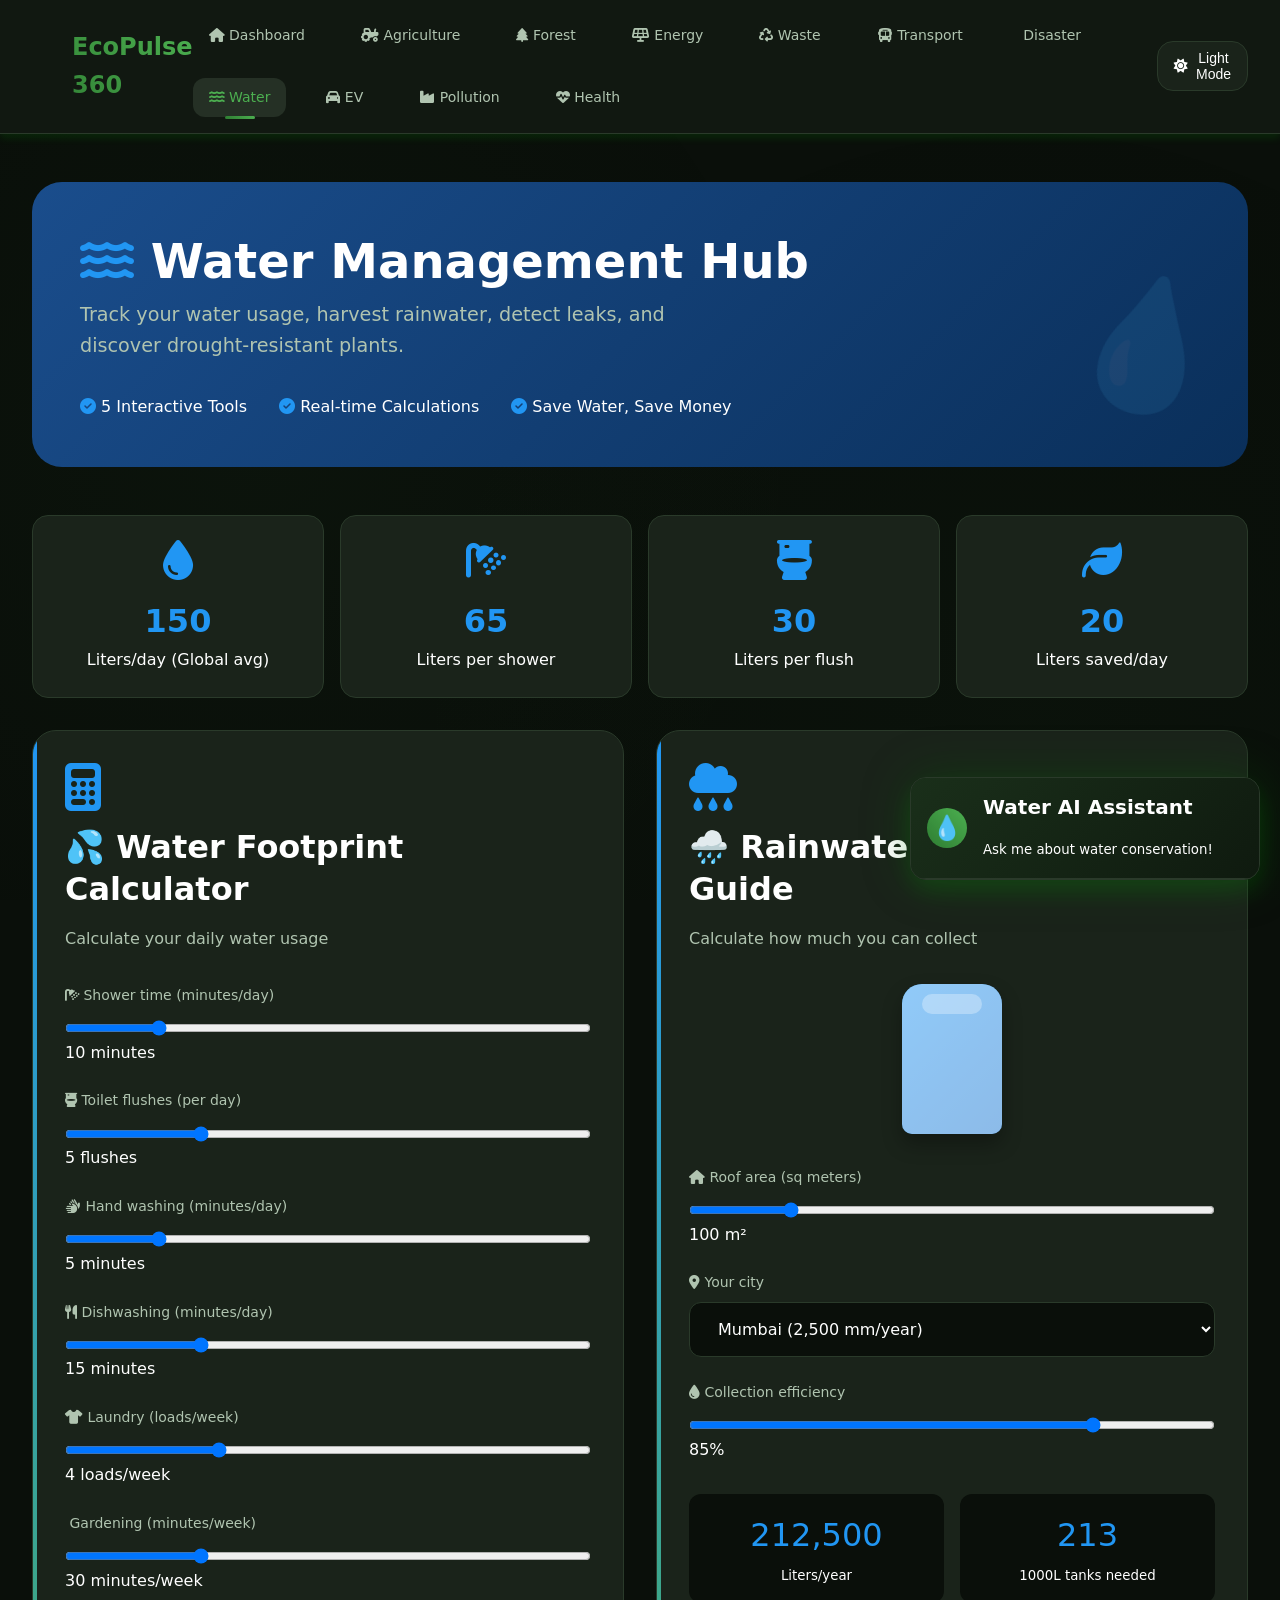
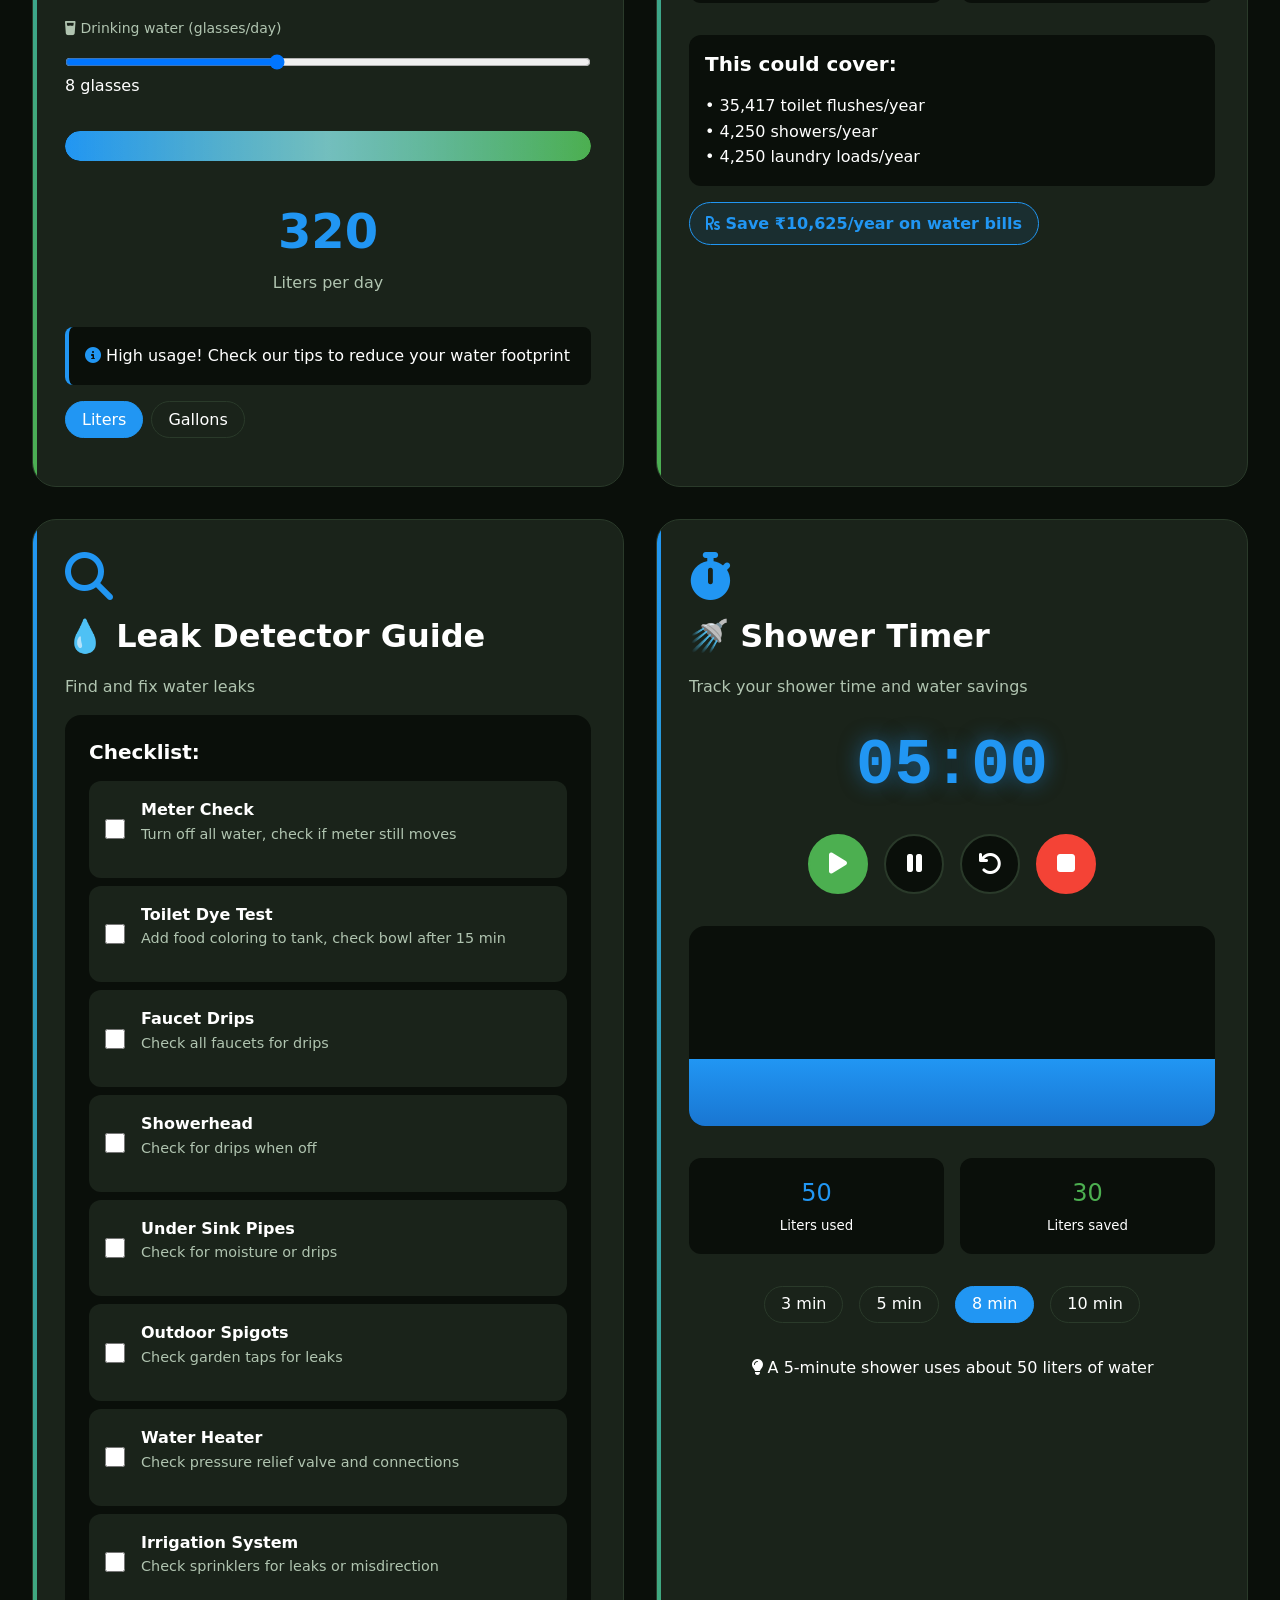
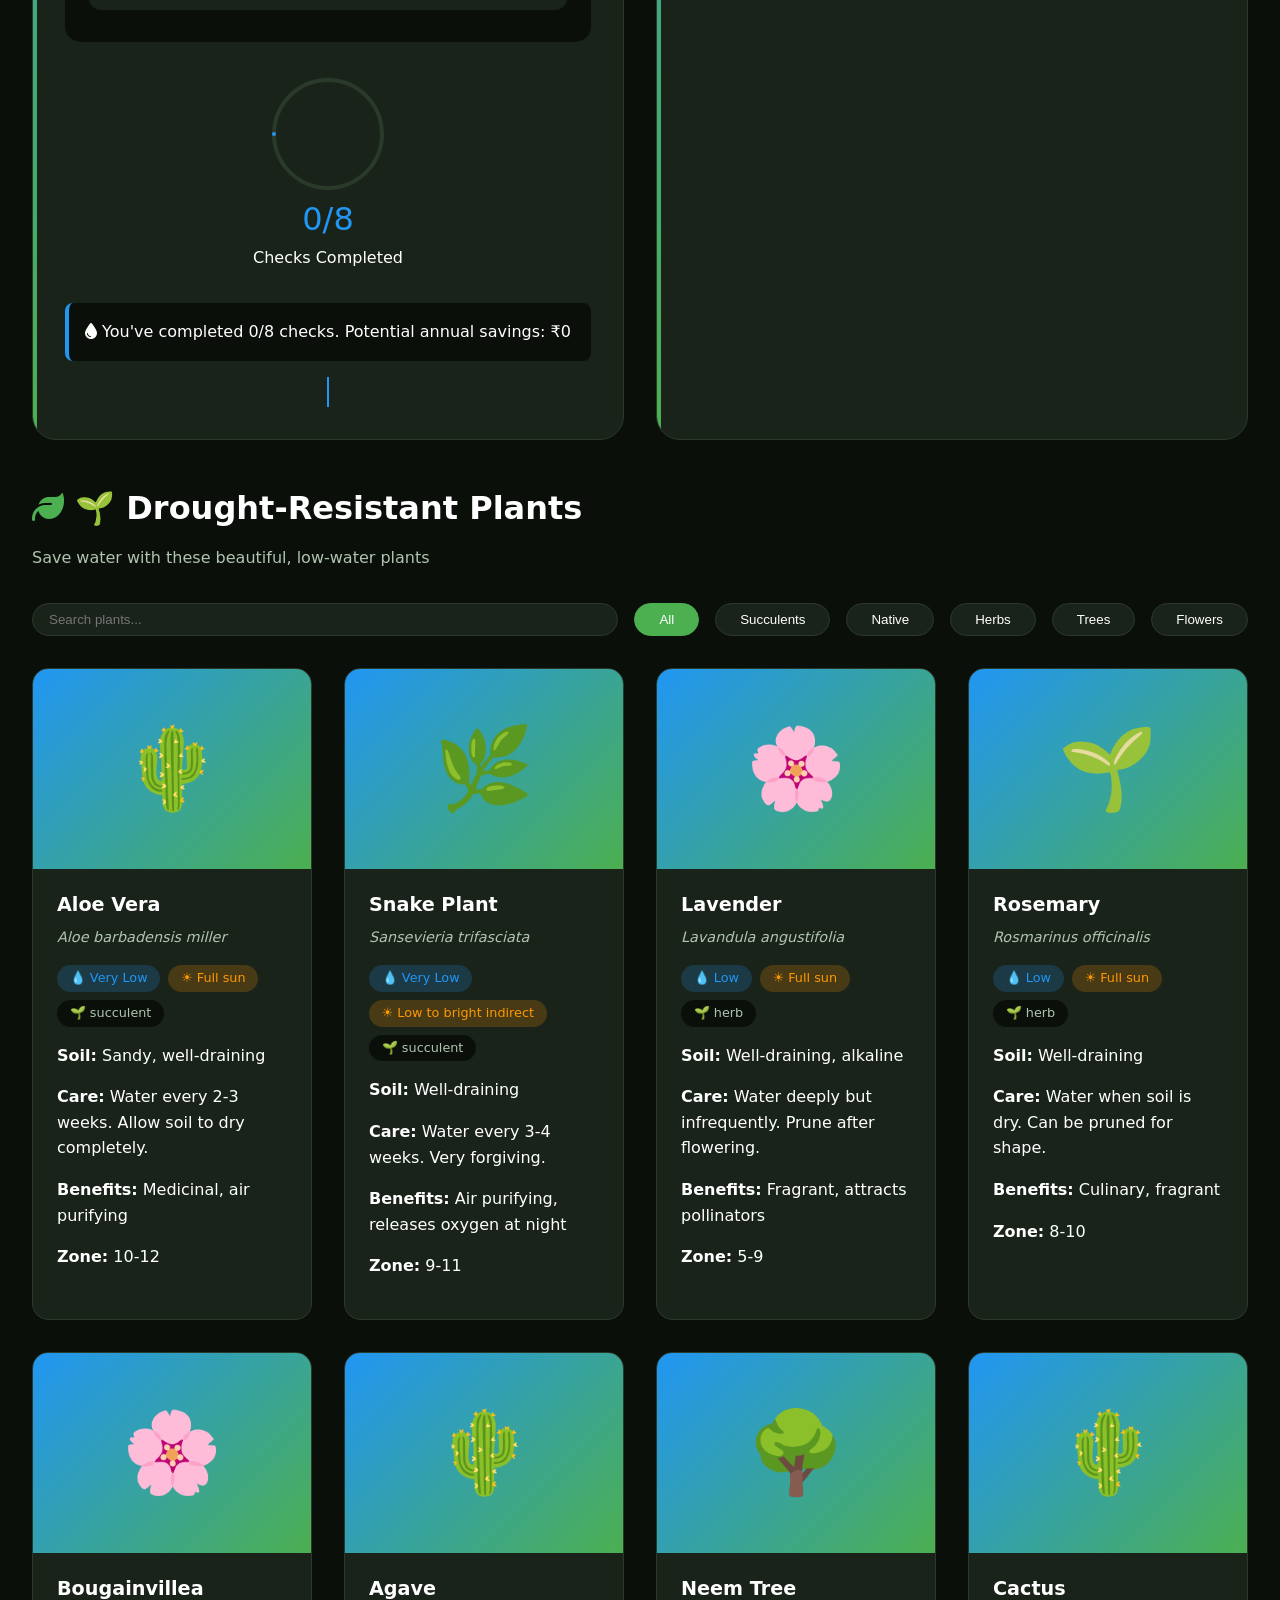
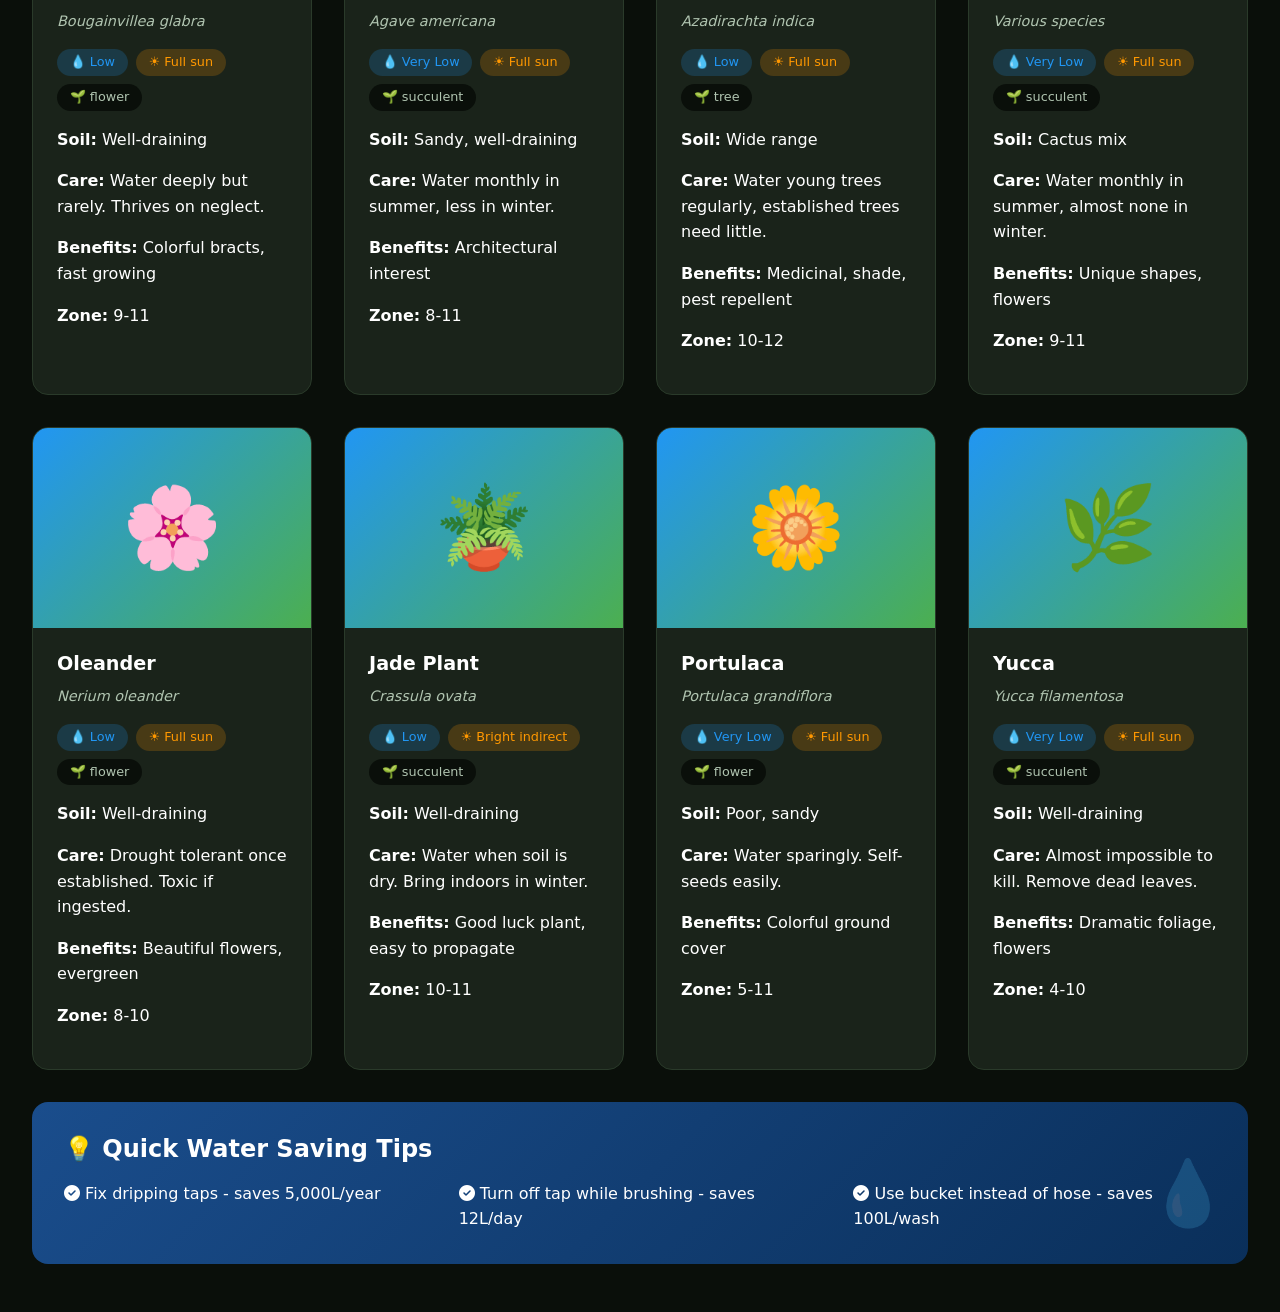
<file: water.html>
<!DOCTYPE html>
<html lang="en" data-theme="dark">
<head>
    <meta charset="UTF-8">
    <meta name="viewport" content="width=device-width, initial-scale=1.0">
    <title>EcoPulse 360 - Water Management Hub</title>
    <link rel="stylesheet" href="https://cdnjs.cloudflare.com/ajax/libs/font-awesome/6.4.0/css/all.min.css">
    <link rel="stylesheet" href="css/style.css">
    <style>
        /* Water Module Specific Styles */
        .water-hero {
            background: linear-gradient(135deg, #1a4d8c, #0a2f5a);
            border-radius: 30px;
            padding: 3rem;
            margin-bottom: 3rem;
            position: relative;
            overflow: hidden;
        }
        
        .water-hero::before {
            content: '💧';
            position: absolute;
            right: 20px;
            bottom: 20px;
            font-size: 8rem;
            opacity: 0.1;
            transform: rotate(15deg);
        }
        
        .water-stats {
            display: grid;
            grid-template-columns: repeat(4, 1fr);
            gap: 1rem;
            margin-bottom: 2rem;
        }
        
        .water-stat-card {
            background: var(--bg-card);
            border-radius: 16px;
            padding: 1.5rem;
            text-align: center;
            border: 1px solid var(--border-color);
            transition: all 0.3s ease;
        }
        
        .water-stat-card:hover {
            transform: translateY(-5px);
            border-color: #2196F3;
            box-shadow: 0 10px 30px rgba(33, 150, 243, 0.2);
        }
        
        .water-stat-icon {
            font-size: 2.5rem;
            color: #2196F3;
            margin-bottom: 1rem;
        }
        
        .water-stat-value {
            font-size: 2rem;
            font-weight: 700;
            color: #2196F3;
        }
        
        .calculator-grid {
            display: grid;
            grid-template-columns: repeat(auto-fit, minmax(400px, 1fr));
            gap: 2rem;
            margin: 2rem 0;
        }
        
        .water-card {
            background: var(--bg-card);
            border-radius: 24px;
            padding: 2rem;
            border: 1px solid var(--border-color);
            transition: all 0.3s ease;
            position: relative;
            overflow: hidden;
        }
        
        .water-card:hover {
            transform: translateY(-5px);
            border-color: #2196F3;
            box-shadow: 0 20px 40px rgba(33, 150, 243, 0.2);
        }
        
        .water-card::after {
            content: '';
            position: absolute;
            top: 0;
            left: 0;
            width: 4px;
            height: 100%;
            background: linear-gradient(180deg, #2196F3, #4CAF50);
        }
        
        .water-icon {
            font-size: 3rem;
            margin-bottom: 1rem;
            color: #2196F3;
            animation: float 3s ease-in-out infinite;
        }
        
        .water-level {
            width: 100%;
            height: 30px;
            background: var(--bg-primary);
            border-radius: 15px;
            overflow: hidden;
            margin: 1rem 0;
            position: relative;
        }
        
        .water-fill {
            height: 100%;
            background: linear-gradient(90deg, #2196F3, #4CAF50);
            border-radius: 15px;
            transition: width 1s ease;
            position: relative;
            overflow: hidden;
        }
        
        .water-fill::after {
            content: '';
            position: absolute;
            top: 0;
            left: 0;
            right: 0;
            bottom: 0;
            background: linear-gradient(90deg, transparent, rgba(255,255,255,0.3), transparent);
            animation: shimmer 2s infinite;
        }
        
        .rain-barrel {
            width: 100px;
            height: 150px;
            background: linear-gradient(135deg, #2196F3, #1976D2);
            border-radius: 20px 20px 10px 10px;
            position: relative;
            margin: 2rem auto;
            overflow: hidden;
            box-shadow: 0 10px 20px rgba(0,0,0,0.3);
        }
        
        .rain-barrel::before {
            content: '';
            position: absolute;
            top: 10px;
            left: 20px;
            width: 60px;
            height: 20px;
            background: rgba(255,255,255,0.3);
            border-radius: 10px;
        }
        
        .rain-barrel::after {
            content: '';
            position: absolute;
            bottom: 0;
            left: 0;
            width: 100%;
            background: rgba(255,255,255,0.5);
            transition: height 0.5s ease;
        }
        
        .water-meter {
            width: 100%;
            height: 200px;
            background: var(--bg-primary);
            border-radius: 16px;
            position: relative;
            margin: 2rem 0;
            overflow: hidden;
        }
        
        .water-meter-fill {
            position: absolute;
            bottom: 0;
            left: 0;
            width: 100%;
            background: linear-gradient(180deg, #2196F3, #1976D2);
            transition: height 1s ease;
            animation: wave 2s infinite;
        }
        
        @keyframes wave {
            0%, 100% { opacity: 0.8; }
            50% { opacity: 1; }
        }
        
        .leak-checker {
            background: var(--bg-primary);
            border-radius: 16px;
            padding: 1.5rem;
            margin: 1rem 0;
        }
        
        .checklist-item {
            display: flex;
            align-items: center;
            gap: 1rem;
            padding: 1rem;
            background: var(--bg-card);
            border-radius: 12px;
            margin-bottom: 0.5rem;
            cursor: pointer;
            transition: all 0.3s ease;
        }
        
        .checklist-item:hover {
            background: var(--bg-hover);
        }
        
        .checklist-item.completed {
            background: rgba(33, 150, 243, 0.1);
            border-left: 4px solid #2196F3;
        }
        
        .checklist-item input[type="checkbox"] {
            width: 20px;
            height: 20px;
            cursor: pointer;
            accent-color: #2196F3;
        }
        
        .timer-display {
            font-size: 4rem;
            font-weight: 700;
            text-align: center;
            color: #2196F3;
            margin: 1rem 0;
            font-family: monospace;
            text-shadow: 0 0 20px rgba(33, 150, 243, 0.5);
        }
        
        .timer-controls {
            display: flex;
            gap: 1rem;
            justify-content: center;
            margin: 1rem 0;
        }
        
        .timer-btn {
            width: 60px;
            height: 60px;
            border-radius: 50%;
            border: none;
            background: var(--bg-primary);
            color: var(--text-primary);
            font-size: 1.5rem;
            cursor: pointer;
            transition: all 0.3s ease;
            border: 2px solid var(--border-color);
        }
        
        .timer-btn:hover {
            background: #2196F3;
            color: white;
            transform: scale(1.1);
        }
        
        .timer-btn.start {
            background: #4CAF50;
            color: white;
            border-color: #4CAF50;
        }
        
        .timer-btn.stop {
            background: #F44336;
            color: white;
            border-color: #F44336;
        }
        
        .plant-grid {
            display: grid;
            grid-template-columns: repeat(auto-fit, minmax(280px, 1fr));
            gap: 2rem;
            margin: 2rem 0;
        }
        
        .plant-card {
            background: var(--bg-card);
            border-radius: 16px;
            overflow: hidden;
            border: 1px solid var(--border-color);
            transition: all 0.3s ease;
        }
        
        .plant-card:hover {
            transform: translateY(-5px);
            border-color: #4CAF50;
            box-shadow: 0 10px 30px rgba(76, 175, 80, 0.2);
        }
        
        .plant-image {
            height: 200px;
            background: linear-gradient(135deg, #2196F3, #4CAF50);
            position: relative;
            overflow: hidden;
        }
        
        .plant-icon {
            font-size: 5rem;
            text-align: center;
            line-height: 200px;
            color: white;
        }
        
        .plant-content {
            padding: 1.5rem;
        }
        
        .plant-title {
            font-size: 1.2rem;
            font-weight: 600;
            margin-bottom: 0.5rem;
        }
        
        .plant-scientific {
            font-style: italic;
            color: var(--text-secondary);
            font-size: 0.9rem;
            margin-bottom: 1rem;
        }
        
        .plant-tags {
            display: flex;
            gap: 0.5rem;
            flex-wrap: wrap;
            margin: 1rem 0;
        }
        
        .plant-tag {
            padding: 0.2rem 0.8rem;
            background: var(--bg-primary);
            border-radius: 20px;
            font-size: 0.8rem;
            color: var(--text-secondary);
        }
        
        .plant-tag.water-wise {
            background: rgba(33, 150, 243, 0.2);
            color: #2196F3;
        }
        
        .plant-tag.sun-lover {
            background: rgba(255, 152, 0, 0.2);
            color: #FF9800;
        }
        
        .water-drop {
            display: inline-block;
            width: 10px;
            height: 10px;
            background: #2196F3;
            border-radius: 50% 0 50% 50%;
            transform: rotate(45deg);
            margin-right: 5px;
        }
        
        .saving-badge {
            display: inline-block;
            padding: 0.5rem 1rem;
            background: rgba(33, 150, 243, 0.1);
            border: 1px solid #2196F3;
            border-radius: 30px;
            color: #2196F3;
            font-weight: 600;
            margin: 1rem 0;
        }
        
        .water-tip {
            background: linear-gradient(135deg, #1a4d8c, #0a2f5a);
            color: white;
            padding: 2rem;
            border-radius: 16px;
            margin: 2rem 0;
            position: relative;
            overflow: hidden;
        }
        
        .water-tip::before {
            content: '💧';
            position: absolute;
            right: 20px;
            bottom: 20px;
            font-size: 4rem;
            opacity: 0.2;
        }
        
        .filter-bar {
            display: flex;
            gap: 1rem;
            margin: 2rem 0;
            flex-wrap: wrap;
        }
        
        .filter-btn {
            padding: 0.5rem 1.5rem;
            background: var(--bg-card);
            border: 1px solid var(--border-color);
            border-radius: 30px;
            cursor: pointer;
            transition: all 0.3s ease;
            color: var(--text-primary);
        }
        
        .filter-btn:hover {
            border-color: #4CAF50;
        }
        
        .filter-btn.active {
            background: #4CAF50;
            color: white;
            border-color: #4CAF50;
        }
        
        .search-box {
            flex: 1;
            padding: 0.5rem 1rem;
            background: var(--bg-card);
            border: 1px solid var(--border-color);
            border-radius: 30px;
            color: var(--text-primary);
        }
        
        .water-fact {
            background: var(--bg-primary);
            padding: 1rem;
            border-radius: 8px;
            border-left: 4px solid #2196F3;
            margin: 1rem 0;
        }
        
        .unit-toggle {
            display: flex;
            gap: 0.5rem;
            margin: 1rem 0;
        }
        
        .unit-btn {
            padding: 0.3rem 1rem;
            background: var(--bg-card);
            border: 1px solid var(--border-color);
            border-radius: 20px;
            cursor: pointer;
        }
        
        .unit-btn.active {
            background: #2196F3;
            color: white;
            border-color: #2196F3;
        }
        
        .progress-ring {
            transform: rotate(-90deg);
        }
        
        .progress-ring-circle {
            transition: stroke-dashoffset 0.5s;
            transform: rotate(-90deg);
            transform-origin: 50% 50%;
        }
        
        @keyframes drip {
            0% { transform: translateY(0); opacity: 1; }
            100% { transform: translateY(20px); opacity: 0; }
        }
        
        .drip-animation {
            position: relative;
            width: 2px;
            height: 30px;
            background: #2196F3;
            margin: 0 auto;
            animation: drip 1s infinite;
        }
    </style>
</head>
<body>
    <!-- Navigation -->
    <nav class="navbar">
        <div class="logo">
            <i class="fas fa-leaf"></i>
            <span>EcoPulse 360</span>
        </div>
        <div class="nav-links">
            <a href="index.html"><i class="fas fa-home"></i> Dashboard</a>
            <a href="agriculture.html"><i class="fas fa-tractor"></i> Agriculture</a>
            <a href="forest.html"><i class="fas fa-tree"></i> Forest</a>
            <a href="energy.html"><i class="fas fa-solar-panel"></i> Energy</a>
            <a href="waste.html"><i class="fas fa-recycle"></i> Waste</a>
            <a href="transport.html"><i class="fas fa-bus"></i> Transport</a>
            <a href="disaster.html"><i class="fas fa-house-flood"></i> Disaster</a>
            <a href="water.html" class="active"><i class="fas fa-water"></i> Water</a>
            <a href="ev.html"><i class="fas fa-car"></i> EV</a>
            <a href="pollution.html"><i class="fas fa-industry"></i> Pollution</a>
            <a href="healthcare.html"><i class="fas fa-heartbeat"></i> Health</a>
        </div>
        <div class="nav-right">
            <button class="theme-toggle" id="themeToggle">
                <i class="fas fa-moon"></i> Dark Mode
            </button>
        </div>
    </nav>

    <!-- Main Container -->
    <div class="dashboard-container">
        <!-- Hero Section -->
        <div class="water-hero">
            <h1 style="font-size: 3rem; margin-bottom: 0.5rem;">
                <i class="fas fa-water" style="color: #2196F3;"></i> 
                Water Management Hub
            </h1>
            <p style="color: var(--text-secondary); font-size: 1.2rem; max-width: 600px;">
                Track your water usage, harvest rainwater, detect leaks, and discover drought-resistant plants.
            </p>
            <div style="display: flex; gap: 2rem; margin-top: 2rem;">
                <div><i class="fas fa-check-circle" style="color: #2196F3;"></i> 5 Interactive Tools</div>
                <div><i class="fas fa-check-circle" style="color: #2196F3;"></i> Real-time Calculations</div>
                <div><i class="fas fa-check-circle" style="color: #2196F3;"></i> Save Water, Save Money</div>
            </div>
        </div>

        <!-- Quick Stats -->
        <div class="water-stats">
            <div class="water-stat-card">
                <i class="fas fa-tint water-stat-icon"></i>
                <div class="water-stat-value" id="globalWaterUse">150</div>
                <div class="stat-label">Liters/day (Global avg)</div>
            </div>
            <div class="water-stat-card">
                <i class="fas fa-shower water-stat-icon"></i>
                <div class="water-stat-value" id="showerWater">65</div>
                <div class="stat-label">Liters per shower</div>
            </div>
            <div class="water-stat-card">
                <i class="fas fa-toilet water-stat-icon"></i>
                <div class="water-stat-value" id="flushWater">30</div>
                <div class="stat-label">Liters per flush</div>
            </div>
            <div class="water-stat-card">
                <i class="fas fa-leaf water-stat-icon"></i>
                <div class="water-stat-value" id="plantWater">20</div>
                <div class="stat-label">Liters saved/day</div>
            </div>
        </div>

        <!-- Main Grid -->
        <div class="calculator-grid">
            <!-- 1. WATER FOOTPRINT CALCULATOR -->
            <div class="water-card">
                <i class="fas fa-calculator water-icon"></i>
                <h2>💦 Water Footprint Calculator</h2>
                <p style="color: var(--text-secondary);">Calculate your daily water usage</p>
                
                <div style="margin: 2rem 0;">
                    <div class="form-group">
                        <label><i class="fas fa-shower"></i> Shower time (minutes/day)</label>
                        <input type="range" id="showerTime" min="0" max="60" value="10" step="1" oninput="updateFootprint()">
                        <span id="showerValue">10 minutes</span>
                    </div>
                    
                    <div class="form-group">
                        <label><i class="fas fa-toilet"></i> Toilet flushes (per day)</label>
                        <input type="range" id="flushes" min="0" max="20" value="5" step="1" oninput="updateFootprint()">
                        <span id="flushValue">5 flushes</span>
                    </div>
                    
                    <div class="form-group">
                        <label><i class="fas fa-hands"></i> Hand washing (minutes/day)</label>
                        <input type="range" id="handWash" min="0" max="30" value="5" step="1" oninput="updateFootprint()">
                        <span id="handValue">5 minutes</span>
                    </div>
                    
                    <div class="form-group">
                        <label><i class="fas fa-utensils"></i> Dishwashing (minutes/day)</label>
                        <input type="range" id="dishWash" min="0" max="60" value="15" step="1" oninput="updateFootprint()">
                        <span id="dishValue">15 minutes</span>
                    </div>
                    
                    <div class="form-group">
                        <label><i class="fas fa-tshirt"></i> Laundry (loads/week)</label>
                        <input type="range" id="laundry" min="0" max="14" value="4" step="1" oninput="updateFootprint()">
                        <span id="laundryValue">4 loads/week</span>
                    </div>
                    
                    <div class="form-group">
                        <label><i class="fas fa-garden"></i> Gardening (minutes/week)</label>
                        <input type="range" id="gardening" min="0" max="120" value="30" step="5" oninput="updateFootprint()">
                        <span id="gardenValue">30 minutes/week</span>
                    </div>
                    
                    <div class="form-group">
                        <label><i class="fas fa-glass-water"></i> Drinking water (glasses/day)</label>
                        <input type="range" id="drinking" min="0" max="20" value="8" step="1" oninput="updateFootprint()">
                        <span id="drinkValue">8 glasses</span>
                    </div>
                </div>
                
                <div class="water-level">
                    <div class="water-fill" id="footprintFill" style="width: 50%;"></div>
                </div>
                
                <div style="text-align: center; margin: 2rem 0;">
                    <div style="font-size: 3rem; font-weight: 700; color: #2196F3;" id="totalWater">0</div>
                    <div style="color: var(--text-secondary);">Liters per day</div>
                </div>
                
                <div class="water-fact">
                    <i class="fas fa-info-circle" style="color: #2196F3;"></i>
                    <span id="waterTip">The average Indian uses 135 liters per day</span>
                </div>
                
                <div class="unit-toggle">
                    <span class="unit-btn active" onclick="setUnit('liters')">Liters</span>
                    <span class="unit-btn" onclick="setUnit('gallons')">Gallons</span>
                </div>
            </div>

            <!-- 2. RAINWATER HARVESTING CALCULATOR -->
            <div class="water-card">
                <i class="fas fa-cloud-rain water-icon"></i>
                <h2>🌧️ Rainwater Harvesting Guide</h2>
                <p style="color: var(--text-secondary);">Calculate how much you can collect</p>
                
                <div class="rain-barrel" id="rainBarrel">
                    <div style="position: absolute; bottom: 0; left: 0; width: 100%; background: rgba(255,255,255,0.5); height: 0%;" id="barrelFill"></div>
                </div>
                
                <div style="margin: 2rem 0;">
                    <div class="form-group">
                        <label><i class="fas fa-home"></i> Roof area (sq meters)</label>
                        <input type="range" id="roofArea" min="10" max="500" value="100" step="10" oninput="updateRainwater()">
                        <span id="roofValue">100 m²</span>
                    </div>
                    
                    <div class="form-group">
                        <label><i class="fas fa-map-marker-alt"></i> Your city</label>
                        <select id="city" onchange="updateRainwater()">
                            <option value="Mumbai">Mumbai (2,500 mm/year)</option>
                            <option value="Chennai">Chennai (1,400 mm/year)</option>
                            <option value="Kolkata">Kolkata (1,600 mm/year)</option>
                            <option value="Delhi">Delhi (800 mm/year)</option>
                            <option value="Bangalore">Bangalore (970 mm/year)</option>
                            <option value="Pune">Pune (700 mm/year)</option>
                            <option value="Jaipur">Jaipur (650 mm/year)</option>
                            <option value="Lucknow">Lucknow (1,000 mm/year)</option>
                            <option value="Hyderabad">Hyderabad (800 mm/year)</option>
                            <option value="Ahmedabad">Ahmedabad (800 mm/year)</option>
                        </select>
                    </div>
                    
                    <div class="form-group">
                        <label><i class="fas fa-tint"></i> Collection efficiency</label>
                        <input type="range" id="efficiency" min="50" max="95" value="85" step="5" oninput="updateRainwater()">
                        <span id="efficiencyValue">85%</span>
                    </div>
                </div>
                
                <div style="display: grid; grid-template-columns: 1fr 1fr; gap: 1rem; margin: 2rem 0;">
                    <div style="text-align: center; padding: 1rem; background: var(--bg-primary); border-radius: 12px;">
                        <div style="font-size: 2rem; color: #2196F3;" id="annualRain">0</div>
                        <small>Liters/year</small>
                    </div>
                    <div style="text-align: center; padding: 1rem; background: var(--bg-primary); border-radius: 12px;">
                        <div style="font-size: 2rem; color: #2196F3;" id="tanksNeeded">0</div>
                        <small>1000L tanks needed</small>
                    </div>
                </div>
                
                <div style="background: var(--bg-primary); padding: 1rem; border-radius: 12px;">
                    <h4>This could cover:</h4>
                    <ul style="list-style: none; padding: 0;">
                        <li id="toiletFlush">• 0 toilet flushes/year</li>
                        <li id="showerDays">• 0 showers/year</li>
                        <li id="washingLoads">• 0 laundry loads/year</li>
                    </ul>
                </div>
                
                <div class="saving-badge" style="margin-top: 1rem;">
                    <i class="fas fa-rupee-sign"></i> Save ₹<span id="moneySaved">0</span>/year on water bills
                </div>
            </div>

            <!-- 3. LEAK DETECTOR GUIDE -->
            <div class="water-card">
                <i class="fas fa-search water-icon"></i>
                <h2>💧 Leak Detector Guide</h2>
                <p style="color: var(--text-secondary);">Find and fix water leaks</p>
                
                <div class="leak-checker">
                    <h4>Checklist:</h4>
                    
                    <div class="checklist-item" onclick="toggleLeakItem(0)">
                        <input type="checkbox" id="leak1" onchange="updateLeakScore()">
                        <div>
                            <strong>Meter Check</strong>
                            <p style="font-size: 0.9rem; color: var(--text-secondary);">Turn off all water, check if meter still moves</p>
                        </div>
                    </div>
                    
                    <div class="checklist-item" onclick="toggleLeakItem(1)">
                        <input type="checkbox" id="leak2" onchange="updateLeakScore()">
                        <div>
                            <strong>Toilet Dye Test</strong>
                            <p style="font-size: 0.9rem; color: var(--text-secondary);">Add food coloring to tank, check bowl after 15 min</p>
                        </div>
                    </div>
                    
                    <div class="checklist-item" onclick="toggleLeakItem(2)">
                        <input type="checkbox" id="leak3" onchange="updateLeakScore()">
                        <div>
                            <strong>Faucet Drips</strong>
                            <p style="font-size: 0.9rem; color: var(--text-secondary);">Check all faucets for drips</p>
                        </div>
                    </div>
                    
                    <div class="checklist-item" onclick="toggleLeakItem(3)">
                        <input type="checkbox" id="leak4" onchange="updateLeakScore()">
                        <div>
                            <strong>Showerhead</strong>
                            <p style="font-size: 0.9rem; color: var(--text-secondary);">Check for drips when off</p>
                        </div>
                    </div>
                    
                    <div class="checklist-item" onclick="toggleLeakItem(4)">
                        <input type="checkbox" id="leak5" onchange="updateLeakScore()">
                        <div>
                            <strong>Under Sink Pipes</strong>
                            <p style="font-size: 0.9rem; color: var(--text-secondary);">Check for moisture or drips</p>
                        </div>
                    </div>
                    
                    <div class="checklist-item" onclick="toggleLeakItem(5)">
                        <input type="checkbox" id="leak6" onchange="updateLeakScore()">
                        <div>
                            <strong>Outdoor Spigots</strong>
                            <p style="font-size: 0.9rem; color: var(--text-secondary);">Check garden taps for leaks</p>
                        </div>
                    </div>
                    
                    <div class="checklist-item" onclick="toggleLeakItem(6)">
                        <input type="checkbox" id="leak7" onchange="updateLeakScore()">
                        <div>
                            <strong>Water Heater</strong>
                            <p style="font-size: 0.9rem; color: var(--text-secondary);">Check pressure relief valve and connections</p>
                        </div>
                    </div>
                    
                    <div class="checklist-item" onclick="toggleLeakItem(7)">
                        <input type="checkbox" id="leak8" onchange="updateLeakScore()">
                        <div>
                            <strong>Irrigation System</strong>
                            <p style="font-size: 0.9rem; color: var(--text-secondary);">Check sprinklers for leaks or misdirection</p>
                        </div>
                    </div>
                </div>
                
                <div style="margin: 2rem 0; text-align: center;">
                    <div class="progress-ring" style="width: 120px; height: 120px; margin: 0 auto;">
                        <svg width="120" height="120">
                            <circle cx="60" cy="60" r="54" fill="none" stroke="var(--border-color)" stroke-width="4"/>
                            <circle id="leakProgress" cx="60" cy="60" r="54" fill="none" stroke="#2196F3" stroke-width="4" stroke-dasharray="339.3" stroke-dashoffset="339.3" stroke-linecap="round" transform="rotate(-90 60 60)"/>
                        </svg>
                    </div>
                    <div style="font-size: 2rem; color: #2196F3;" id="leakScore">0/8</div>
                    <div>Checks Completed</div>
                </div>
                
                <div id="leakResult" class="water-fact">
                    <i class="fas fa-droplet"></i>
                    <span>Complete checks to see potential savings</span>
                </div>
                
                <div style="margin-top: 1rem;">
                    <div class="drip-animation"></div>
                </div>
            </div>

            <!-- 4. SHOWER TIMER -->
            <div class="water-card">
                <i class="fas fa-stopwatch water-icon"></i>
                <h2>🚿 Shower Timer</h2>
                <p style="color: var(--text-secondary);">Track your shower time and water savings</p>
                
                <div class="timer-display" id="timerDisplay">05:00</div>
                
                <div class="timer-controls">
                    <button class="timer-btn start" onclick="startTimer()">
                        <i class="fas fa-play"></i>
                    </button>
                    <button class="timer-btn" onclick="pauseTimer()">
                        <i class="fas fa-pause"></i>
                    </button>
                    <button class="timer-btn" onclick="resetTimer()">
                        <i class="fas fa-undo"></i>
                    </button>
                    <button class="timer-btn stop" onclick="stopTimer()">
                        <i class="fas fa-stop"></i>
                    </button>
                </div>
                
                <div class="water-meter">
                    <div class="water-meter-fill" id="waterMeterFill" style="height: 25%;"></div>
                </div>
                
                <div style="display: grid; grid-template-columns: 1fr 1fr; gap: 1rem; margin: 2rem 0;">
                    <div style="text-align: center; padding: 1rem; background: var(--bg-primary); border-radius: 12px;">
                        <div style="font-size: 1.5rem; color: #2196F3;" id="waterUsed">0</div>
                        <small>Liters used</small>
                    </div>
                    <div style="text-align: center; padding: 1rem; background: var(--bg-primary); border-radius: 12px;">
                        <div style="font-size: 1.5rem; color: #4CAF50;" id="waterSaved">0</div>
                        <small>Liters saved</small>
                    </div>
                </div>
                
                <div style="display: flex; gap: 1rem; justify-content: center;">
                    <div class="unit-btn" onclick="setShowerTarget(3)">3 min</div>
                    <div class="unit-btn" onclick="setShowerTarget(5)">5 min</div>
                    <div class="unit-btn active" onclick="setShowerTarget(8)">8 min</div>
                    <div class="unit-btn" onclick="setShowerTarget(10)">10 min</div>
                </div>
                
                <div style="margin-top: 2rem; text-align: center;">
                    <i class="fas fa-lightbulb"></i>
                    <span id="showerTip">A 5-minute shower uses about 50 liters of water</span>
                </div>
            </div>
        </div>

        <!-- 5. DROUGHT-RESISTANT PLANTS -->
        <div style="margin-top: 3rem;">
            <h2><i class="fas fa-leaf" style="color: #4CAF50;"></i> 🌱 Drought-Resistant Plants</h2>
            <p style="color: var(--text-secondary);">Save water with these beautiful, low-water plants</p>
            
            <div class="filter-bar">
                <input type="text" class="search-box" id="plantSearch" placeholder="Search plants..." onkeyup="filterPlants()">
                <button class="filter-btn active" onclick="filterPlantsBy('all')">All</button>
                <button class="filter-btn" onclick="filterPlantsBy('succulent')">Succulents</button>
                <button class="filter-btn" onclick="filterPlantsBy('native')">Native</button>
                <button class="filter-btn" onclick="filterPlantsBy('herb')">Herbs</button>
                <button class="filter-btn" onclick="filterPlantsBy('tree')">Trees</button>
                <button class="filter-btn" onclick="filterPlantsBy('flower')">Flowers</button>
            </div>
            
            <div class="plant-grid" id="plantGrid">
                <!-- Plants will be populated by JavaScript -->
            </div>
        </div>

        <!-- Water Saving Tips -->
        <div class="water-tip">
            <h3>💡 Quick Water Saving Tips</h3>
            <div style="display: grid; grid-template-columns: repeat(3, 1fr); gap: 2rem; margin-top: 1rem;">
                <div>
                    <i class="fas fa-check-circle"></i> Fix dripping taps - saves 5,000L/year
                </div>
                <div>
                    <i class="fas fa-check-circle"></i> Turn off tap while brushing - saves 12L/day
                </div>
                <div>
                    <i class="fas fa-check-circle"></i> Use bucket instead of hose - saves 100L/wash
                </div>
            </div>
        </div>
    </div>

    <!-- AI Assistant -->
    <div class="ai-assistant">
        <div class="ai-header">
            <div class="ai-avatar">💧</div>
            <div>
                <h4>Water AI Assistant</h4>
                <small>Ask me about water conservation!</small>
            </div>
        </div>
        <div class="ai-chat-body" style="display: none;">
            <div class="message ai">
                <div class="message-content">
                    Hi! I'm your water conservation expert. Ask me about saving water, rainwater harvesting, or drought-resistant plants! 💧
                </div>
            </div>
        </div>
    </div>

    <script>
        // ===== WATER FOOTPRINT CALCULATOR =====
        let currentUnit = 'liters';
        let targetShowerTime = 8; // minutes
        
        function updateFootprint() {
            // Get values
            const shower = parseInt(document.getElementById('showerTime').value);
            const flushes = parseInt(document.getElementById('flushes').value);
            const hand = parseInt(document.getElementById('handWash').value);
            const dish = parseInt(document.getElementById('dishWash').value);
            const laundry = parseInt(document.getElementById('laundry').value);
            const garden = parseInt(document.getElementById('gardening').value);
            const drink = parseInt(document.getElementById('drinking').value);
            
            // Update displays
            document.getElementById('showerValue').textContent = shower + ' minutes';
            document.getElementById('flushValue').textContent = flushes + ' flushes';
            document.getElementById('handValue').textContent = hand + ' minutes';
            document.getElementById('dishValue').textContent = dish + ' minutes';
            document.getElementById('laundryValue').textContent = laundry + ' loads/week';
            document.getElementById('gardenValue').textContent = garden + ' minutes/week';
            document.getElementById('drinkValue').textContent = drink + ' glasses';
            
            // Calculate water usage (liters)
            const showerWater = shower * 10; // 10L per minute
            const flushWater = flushes * 6; // 6L per flush (dual flush avg)
            const handWater = hand * 4; // 4L per minute
            const dishWater = dish * 5; // 5L per minute
            const laundryWater = (laundry / 7) * 50; // 50L per load, daily avg
            const gardenWater = (garden / 7) * 15; // 15L per minute
            const drinkWater = drink * 0.25; // 250ml per glass
            
            const total = showerWater + flushWater + handWater + dishWater + laundryWater + gardenWater + drinkWater;
            
            // Update display
            document.getElementById('totalWater').textContent = Math.round(total);
            document.getElementById('footprintFill').style.width = Math.min(100, (total / 300) * 100) + '%';
            
            // Update tip based on usage
            let tip = '';
            if (total < 100) tip = 'Excellent! You use less water than 90% of people! 🌟';
            else if (total < 135) tip = 'Good! You\'re below the Indian average of 135L/day';
            else if (total < 200) tip = 'Average usage. Try to reduce by 20% to save water';
            else tip = 'High usage! Check our tips to reduce your water footprint';
            
            document.getElementById('waterTip').textContent = tip;
        }

        // ===== RAINWATER HARVESTING =====
        function updateRainwater() {
            const roof = parseInt(document.getElementById('roofArea').value);
            const city = document.getElementById('city').value;
            const efficiency = parseInt(document.getElementById('efficiency').value) / 100;
            
            // Rainfall data (mm/year)
            const rainfall = {
                'Mumbai': 2500,
                'Chennai': 1400,
                'Kolkata': 1600,
                'Delhi': 800,
                'Bangalore': 970,
                'Pune': 700,
                'Jaipur': 650,
                'Lucknow': 1000,
                'Hyderabad': 800,
                'Ahmedabad': 800
            };
            
            document.getElementById('roofValue').textContent = roof + ' m²';
            document.getElementById('efficiencyValue').textContent = (efficiency * 100) + '%';
            
            const rainMM = rainfall[city];
            const litersPerYear = roof * rainMM * efficiency; // 1mm rain on 1m² = 1 liter
            
            document.getElementById('annualRain').textContent = Math.round(litersPerYear).toLocaleString();
            
            // 1000L tanks needed
            const tanks = Math.ceil(litersPerYear / 1000);
            document.getElementById('tanksNeeded').textContent = tanks;
            
            // Calculate usage equivalents
            const toiletFlushes = Math.round(litersPerYear / 6);
            const showers = Math.round(litersPerYear / 50);
            const laundryLoads = Math.round(litersPerYear / 50);
            
            document.getElementById('toiletFlush').innerHTML = `• ${toiletFlushes.toLocaleString()} toilet flushes/year`;
            document.getElementById('showerDays').innerHTML = `• ${showers.toLocaleString()} showers/year`;
            document.getElementById('washingLoads').innerHTML = `• ${laundryLoads.toLocaleString()} laundry loads/year`;
            
            // Money saved (₹50 per 1000L approximate)
            const moneySaved = Math.round(litersPerYear * 0.05);
            document.getElementById('moneySaved').textContent = moneySaved.toLocaleString();
            
            // Update barrel fill
            const fillPercent = Math.min(100, (litersPerYear / 100000) * 100);
            document.getElementById('barrelFill').style.height = fillPercent + '%';
        }

        // ===== LEAK DETECTOR =====
        function toggleLeakItem(index) {
            const checkbox = document.getElementById('leak' + (index + 1));
            checkbox.checked = !checkbox.checked;
            updateLeakScore();
        }
        
        function updateLeakScore() {
            let score = 0;
            for (let i = 1; i <= 8; i++) {
                if (document.getElementById('leak' + i).checked) score++;
            }
            
            document.getElementById('leakScore').textContent = score + '/8';
            
            // Update progress ring
            const circumference = 2 * Math.PI * 54;
            const offset = circumference - (score / 8) * circumference;
            document.getElementById('leakProgress').style.strokeDashoffset = offset;
            
            // Update checklist items styling
            for (let i = 1; i <= 8; i++) {
                const item = document.getElementById('leak' + i).parentElement;
                if (document.getElementById('leak' + i).checked) {
                    item.classList.add('completed');
                } else {
                    item.classList.remove('completed');
                }
            }
            
            // Calculate potential savings
            const potentialSavings = score * 5000; // ₹5000 per leak fixed
            document.getElementById('leakResult').innerHTML = `
                <i class="fas fa-droplet"></i>
                You've completed ${score}/8 checks. Potential annual savings: ₹${potentialSavings.toLocaleString()}
            `;
        }

        // ===== SHOWER TIMER =====
        let timerInterval;
        let seconds = 300; // 5 minutes default
        let running = false;
        
        function updateTimerDisplay() {
            const mins = Math.floor(seconds / 60);
            const secs = seconds % 60;
            document.getElementById('timerDisplay').textContent = 
                `${mins.toString().padStart(2, '0')}:${secs.toString().padStart(2, '0')}`;
            
            // Calculate water usage (10L per minute)
            const waterUsed = (seconds / 60) * 10;
            document.getElementById('waterUsed').textContent = Math.round(waterUsed);
            
            // Calculate water saved compared to target
            const targetSeconds = targetShowerTime * 60;
            const waterSaved = Math.max(0, ((targetSeconds - seconds) / 60) * 10);
            document.getElementById('waterSaved').textContent = Math.round(waterSaved);
            
            // Update water meter
            const meterPercent = (seconds / (15 * 60)) * 100; // Max 15 minutes
            document.getElementById('waterMeterFill').style.height = Math.min(100, meterPercent) + '%';
        }
        
        function startTimer() {
            if (!running) {
                running = true;
                timerInterval = setInterval(() => {
                    seconds++;
                    updateTimerDisplay();
                }, 1000);
            }
        }
        
        function pauseTimer() {
            running = false;
            clearInterval(timerInterval);
        }
        
        function resetTimer() {
            pauseTimer();
            seconds = 300;
            updateTimerDisplay();
        }
        
        function stopTimer() {
            pauseTimer();
            const waterUsed = (seconds / 60) * 10;
            alert(`Shower complete!\nTime: ${Math.floor(seconds / 60)}:${seconds % 60}\nWater used: ${Math.round(waterUsed)} liters`);
            seconds = 300;
            updateTimerDisplay();
        }
        
        function setShowerTarget(minutes) {
            targetShowerTime = minutes;
            document.querySelectorAll('.unit-btn').forEach(btn => btn.classList.remove('active'));
            event.target.classList.add('active');
            
            const tips = {
                3: 'Excellent! A 3-minute shower saves 50L compared to average!',
                5: 'Good! A 5-minute shower is the recommended duration.',
                8: 'Average shower time. Try to reduce by 3 minutes to save water.',
                10: 'Long shower! Every minute less saves 10L of water.'
            };
            document.getElementById('showerTip').textContent = tips[minutes];
        }

        // ===== DROUGHT-RESISTANT PLANTS DATABASE =====
        const plants = [
            {
                name: 'Aloe Vera',
                scientific: 'Aloe barbadensis miller',
                type: 'succulent',
                water: 'Very Low',
                sun: 'Full sun',
                soil: 'Sandy, well-draining',
                care: 'Water every 2-3 weeks. Allow soil to dry completely.',
                benefits: 'Medicinal, air purifying',
                zone: '10-12',
                image: '🌵'
            },
            {
                name: 'Snake Plant',
                scientific: 'Sansevieria trifasciata',
                type: 'succulent',
                water: 'Very Low',
                sun: 'Low to bright indirect',
                soil: 'Well-draining',
                care: 'Water every 3-4 weeks. Very forgiving.',
                benefits: 'Air purifying, releases oxygen at night',
                zone: '9-11',
                image: '🌿'
            },
            {
                name: 'Lavender',
                scientific: 'Lavandula angustifolia',
                type: 'herb',
                water: 'Low',
                sun: 'Full sun',
                soil: 'Well-draining, alkaline',
                care: 'Water deeply but infrequently. Prune after flowering.',
                benefits: 'Fragrant, attracts pollinators',
                zone: '5-9',
                image: '🌸'
            },
            {
                name: 'Rosemary',
                scientific: 'Rosmarinus officinalis',
                type: 'herb',
                water: 'Low',
                sun: 'Full sun',
                soil: 'Well-draining',
                care: 'Water when soil is dry. Can be pruned for shape.',
                benefits: 'Culinary, fragrant',
                zone: '8-10',
                image: '🌱'
            },
            {
                name: 'Bougainvillea',
                scientific: 'Bougainvillea glabra',
                type: 'flower',
                water: 'Low',
                sun: 'Full sun',
                soil: 'Well-draining',
                care: 'Water deeply but rarely. Thrives on neglect.',
                benefits: 'Colorful bracts, fast growing',
                zone: '9-11',
                image: '🌸'
            },
            {
                name: 'Agave',
                scientific: 'Agave americana',
                type: 'succulent',
                water: 'Very Low',
                sun: 'Full sun',
                soil: 'Sandy, well-draining',
                care: 'Water monthly in summer, less in winter.',
                benefits: 'Architectural interest',
                zone: '8-11',
                image: '🌵'
            },
            {
                name: 'Neem Tree',
                scientific: 'Azadirachta indica',
                type: 'tree',
                water: 'Low',
                sun: 'Full sun',
                soil: 'Wide range',
                care: 'Water young trees regularly, established trees need little.',
                benefits: 'Medicinal, shade, pest repellent',
                zone: '10-12',
                image: '🌳'
            },
            {
                name: 'Cactus',
                scientific: 'Various species',
                type: 'succulent',
                water: 'Very Low',
                sun: 'Full sun',
                soil: 'Cactus mix',
                care: 'Water monthly in summer, almost none in winter.',
                benefits: 'Unique shapes, flowers',
                zone: '9-11',
                image: '🌵'
            },
            {
                name: 'Oleander',
                scientific: 'Nerium oleander',
                type: 'flower',
                water: 'Low',
                sun: 'Full sun',
                soil: 'Well-draining',
                care: 'Drought tolerant once established. Toxic if ingested.',
                benefits: 'Beautiful flowers, evergreen',
                zone: '8-10',
                image: '🌸'
            },
            {
                name: 'Jade Plant',
                scientific: 'Crassula ovata',
                type: 'succulent',
                water: 'Low',
                sun: 'Bright indirect',
                soil: 'Well-draining',
                care: 'Water when soil is dry. Bring indoors in winter.',
                benefits: 'Good luck plant, easy to propagate',
                zone: '10-11',
                image: '🪴'
            },
            {
                name: 'Portulaca',
                scientific: 'Portulaca grandiflora',
                type: 'flower',
                water: 'Very Low',
                sun: 'Full sun',
                soil: 'Poor, sandy',
                care: 'Water sparingly. Self-seeds easily.',
                benefits: 'Colorful ground cover',
                zone: '5-11',
                image: '🌼'
            },
            {
                name: 'Yucca',
                scientific: 'Yucca filamentosa',
                type: 'succulent',
                water: 'Very Low',
                sun: 'Full sun',
                soil: 'Well-draining',
                care: 'Almost impossible to kill. Remove dead leaves.',
                benefits: 'Dramatic foliage, flowers',
                zone: '4-10',
                image: '🌿'
            }
        ];

        function displayPlants(plantsToShow) {
            const grid = document.getElementById('plantGrid');
            grid.innerHTML = plantsToShow.map(plant => `
                <div class="plant-card">
                    <div class="plant-image">
                        <div class="plant-icon">${plant.image}</div>
                    </div>
                    <div class="plant-content">
                        <h3 class="plant-title">${plant.name}</h3>
                        <div class="plant-scientific">${plant.scientific}</div>
                        <div class="plant-tags">
                            <span class="plant-tag water-wise">💧 ${plant.water}</span>
                            <span class="plant-tag sun-lover">☀️ ${plant.sun}</span>
                            <span class="plant-tag">🌱 ${plant.type}</span>
                        </div>
                        <p><strong>Soil:</strong> ${plant.soil}</p>
                        <p><strong>Care:</strong> ${plant.care}</p>
                        <p><strong>Benefits:</strong> ${plant.benefits}</p>
                        <p><strong>Zone:</strong> ${plant.zone}</p>
                    </div>
                </div>
            `).join('');
        }

        function filterPlants() {
            const search = document.getElementById('plantSearch').value.toLowerCase();
            const filtered = plants.filter(p => 
                p.name.toLowerCase().includes(search) ||
                p.type.toLowerCase().includes(search)
            );
            displayPlants(filtered);
        }

        function filterPlantsBy(type) {
            document.querySelectorAll('.filter-btn').forEach(btn => btn.classList.remove('active'));
            event.target.classList.add('active');
            
            if (type === 'all') {
                displayPlants(plants);
            } else {
                const filtered = plants.filter(p => p.type === type);
                displayPlants(filtered);
            }
        }

        // ===== UNIT CONVERSION =====
        function setUnit(unit) {
            currentUnit = unit;
            document.querySelectorAll('.unit-btn').forEach(btn => btn.classList.remove('active'));
            event.target.classList.add('active');
            updateFootprint();
        }

        // ===== INITIALIZATION =====
        document.addEventListener('DOMContentLoaded', function() {
            updateFootprint();
            updateRainwater();
            updateLeakScore();
            updateTimerDisplay();
            displayPlants(plants);
            
            // Set initial leak checklist items
            for (let i = 1; i <= 8; i++) {
                document.getElementById('leak' + i).checked = false;
            }
        });

        // ===== AI ASSISTANT TOGGLE =====
        document.querySelector('.ai-header').addEventListener('click', function() {
            const body = document.querySelector('.ai-chat-body');
            const icon = this.querySelector('i');
            if (body.style.display === 'none') {
                body.style.display = 'block';
                icon.style.transform = 'rotate(180deg)';
            } else {
                body.style.display = 'none';
                icon.style.transform = 'rotate(0)';
            }
        });
    </script>

    <script src="js/theme.js"></script>
</body>
</html>
</file>
<file: css/style.css>
/* ===== ECOPIUSE 360 - COMPLETE STYLESHEET ===== */
:root {
    /* Dark Theme (Default) */
    --bg-primary: #0a0f0a;
    --bg-secondary: #111811;
    --bg-card: #1a231a;
    --bg-hover: #253025;
    --bg-elevated: #2a352a;
    --text-primary: #ffffff;
    --text-secondary: #b0c4b0;
    --text-muted: #708070;
    --accent-green: #4CAF50;
    --accent-green-light: #6fbf73;
    --accent-green-dark: #2e7d32;
    --accent-blue: #2196F3;
    --accent-orange: #FF9800;
    --accent-red: #F44336;
    --border-color: #2a3a2a;
    --border-light: #3a4a3a;
    --shadow-color: rgba(0, 255, 0, 0.1);
    --shadow-strong: rgba(0, 100, 0, 0.3);
    --gradient-1: linear-gradient(135deg, #1a2f1a 0%, #0f1a0f 100%);
    --gradient-2: linear-gradient(45deg, #2e7d32, #4CAF50);
    --gradient-3: linear-gradient(45deg, #2196F3, #4CAF50);
    --success: #4CAF50;
    --warning: #ff9800;
    --danger: #f44336;
    --info: #2196F3;
    
    /* Spacing */
    --space-xs: 0.25rem;
    --space-sm: 0.5rem;
    --space-md: 1rem;
    --space-lg: 1.5rem;
    --space-xl: 2rem;
    --space-xxl: 3rem;
    
    /* Typography */
    --font-primary: 'Segoe UI', 'Poppins', system-ui, -apple-system, sans-serif;
    --font-mono: 'Courier New', monospace;
    --font-size-xs: 0.75rem;
    --font-size-sm: 0.875rem;
    --font-size-md: 1rem;
    --font-size-lg: 1.25rem;
    --font-size-xl: 1.5rem;
    --font-size-xxl: 2rem;
    --font-size-xxxl: 3rem;
    
    /* Borders */
    --radius-sm: 4px;
    --radius-md: 8px;
    --radius-lg: 12px;
    --radius-xl: 16px;
    --radius-xxl: 24px;
    --radius-circle: 50%;
    
    /* Shadows */
    --shadow-sm: 0 2px 4px var(--shadow-color);
    --shadow-md: 0 4px 8px var(--shadow-color);
    --shadow-lg: 0 8px 16px var(--shadow-color);
    --shadow-xl: 0 12px 24px var(--shadow-color);
    
    /* Transitions */
    --transition-fast: 0.15s ease;
    --transition-normal: 0.3s ease;
    --transition-slow: 0.5s ease;
    --transition-bounce: 0.5s cubic-bezier(0.68, -0.55, 0.265, 1.55);
}

/* Light Theme Variables */
[data-theme="light"] {
    --bg-primary: #f5f9f5;
    --bg-secondary: #e8f0e8;
    --bg-card: #ffffff;
    --bg-hover: #d0e0d0;
    --bg-elevated: #e0e8e0;
    --text-primary: #1a2f1a;
    --text-secondary: #2a4a2a;
    --text-muted: #5a7a5a;
    --border-color: #b0d0b0;
    --border-light: #c0e0c0;
    --shadow-color: rgba(0, 100, 0, 0.1);
    --shadow-strong: rgba(0, 100, 0, 0.2);
}

/* ===== RESET & BASE STYLES ===== */
* {
    margin: 0;
    padding: 0;
    box-sizing: border-box;
}

*::before,
*::after {
    box-sizing: border-box;
}

html {
    font-size: 16px;
    scroll-behavior: smooth;
}

body {
    font-family: var(--font-primary);
    background: var(--bg-primary);
    color: var(--text-primary);
    line-height: 1.6;
    min-height: 100vh;
    position: relative;
    overflow-x: hidden;
    transition: background-color var(--transition-normal), color var(--transition-normal);
}

/* Animated Background */
body::before {
    content: '';
    position: fixed;
    top: 0;
    left: 0;
    width: 100%;
    height: 100%;
    background: radial-gradient(circle at 20% 50%, rgba(76, 175, 80, 0.03) 0%, transparent 50%),
                radial-gradient(circle at 80% 80%, rgba(46, 125, 50, 0.03) 0%, transparent 50%);
    pointer-events: none;
    z-index: -1;
    animation: backgroundShift 20s ease-in-out infinite;
}

@keyframes backgroundShift {
    0%, 100% { opacity: 0.5; }
    50% { opacity: 1; }
}

/* ===== TYPOGRAPHY ===== */
h1, h2, h3, h4, h5, h6 {
    font-weight: 600;
    line-height: 1.3;
    margin-bottom: var(--space-md);
}

h1 { font-size: var(--font-size-xxxl); }
h2 { font-size: var(--font-size-xxl); }
h3 { font-size: var(--font-size-xl); }
h4 { font-size: var(--font-size-lg); }
h5 { font-size: var(--font-size-md); }
h6 { font-size: var(--font-size-sm); }

p {
    margin-bottom: var(--space-md);
}

a {
    color: var(--accent-green);
    text-decoration: none;
    transition: color var(--transition-fast);
}

a:hover {
    color: var(--accent-green-light);
}

/* ===== NAVIGATION ===== */
.navbar {
    background: var(--bg-secondary);
    backdrop-filter: blur(10px);
    -webkit-backdrop-filter: blur(10px);
    border-bottom: 1px solid var(--border-color);
    padding: var(--space-md) var(--space-xl);
    position: sticky;
    top: 0;
    z-index: 1000;
    display: flex;
    justify-content: space-between;
    align-items: center;
    box-shadow: var(--shadow-md);
}

.logo {
    display: flex;
    align-items: center;
    gap: var(--space-sm);
    font-size: var(--font-size-xl);
    font-weight: 700;
    background: var(--gradient-2);
    -webkit-background-clip: text;
    -webkit-text-fill-color: transparent;
    background-clip: text;
}

.logo i {
    font-size: var(--font-size-xxl);
    color: var(--accent-green);
    filter: drop-shadow(0 0 10px var(--accent-green));
    animation: spinSlow 20s linear infinite;
}

@keyframes spinSlow {
    from { transform: rotate(0deg); }
    to { transform: rotate(360deg); }
}

.nav-links {
    display: flex;
    gap: var(--space-lg);
    align-items: center;
    flex-wrap: wrap;
}

.nav-links a {
    color: var(--text-secondary);
    text-decoration: none;
    font-weight: 500;
    padding: var(--space-sm) var(--space-md);
    border-radius: var(--radius-lg);
    transition: all var(--transition-normal);
    position: relative;
    font-size: var(--font-size-sm);
}

.nav-links a:hover {
    color: var(--accent-green-light);
    background: var(--bg-hover);
    transform: translateY(-2px);
}

.nav-links a.active {
    color: var(--accent-green);
    background: var(--bg-hover);
}

.nav-links a.active::after {
    content: '';
    position: absolute;
    bottom: -2px;
    left: 50%;
    transform: translateX(-50%);
    width: 30px;
    height: 3px;
    background: var(--gradient-2);
    border-radius: var(--radius-sm);
}

.nav-right {
    display: flex;
    align-items: center;
    gap: var(--space-md);
}

/* Theme Toggle Button */
.theme-toggle {
    background: var(--bg-card);
    border: 1px solid var(--border-color);
    color: var(--text-primary);
    padding: var(--space-sm) var(--space-md);
    border-radius: var(--radius-xl);
    cursor: pointer;
    display: flex;
    align-items: center;
    gap: var(--space-sm);
    font-size: var(--font-size-sm);
    transition: all var(--transition-normal);
}

.theme-toggle:hover {
    border-color: var(--accent-green);
    transform: scale(1.05);
    box-shadow: var(--shadow-md);
}

/* Language Selector */
#languageSelector {
    background: var(--bg-card);
    color: var(--text-primary);
    border: 1px solid var(--border-color);
    border-radius: var(--radius-lg);
    padding: var(--space-sm) var(--space-md);
    font-size: var(--font-size-sm);
    cursor: pointer;
    transition: all var(--transition-normal);
}

#languageSelector:hover {
    border-color: var(--accent-green);
}

/* User Menu */
.user-menu {
    cursor: pointer;
    transition: transform var(--transition-normal);
}

.user-menu:hover {
    transform: scale(1.1);
}

/* ===== DASHBOARD LAYOUT ===== */
.dashboard-container {
    max-width: 1400px;
    margin: var(--space-xxl) auto;
    padding: 0 var(--space-xl);
}

/* Welcome Section */
.welcome-section {
    background: var(--gradient-1);
    border-radius: var(--radius-xxl);
    padding: var(--space-xl);
    margin-bottom: var(--space-xl);
    border: 1px solid var(--border-color);
    position: relative;
    overflow: hidden;
}

.welcome-section::before {
    content: '🌱';
    position: absolute;
    right: 20px;
    bottom: 10px;
    font-size: 8rem;
    opacity: 0.1;
    transform: rotate(15deg);
    animation: float 6s ease-in-out infinite;
}

.welcome-section::after {
    content: '';
    position: absolute;
    top: 0;
    left: 0;
    width: 100%;
    height: 100%;
    background: linear-gradient(45deg, transparent 30%, rgba(255,255,255,0.1) 50%, transparent 70%);
    transform: translateX(-100%);
    animation: shimmer 3s infinite;
}

@keyframes shimmer {
    100% { transform: translateX(100%); }
}

/* Eco Score Card */
.eco-score-card {
    background: var(--bg-card);
    border-radius: var(--radius-xl);
    padding: var(--space-lg);
    border: 1px solid var(--border-color);
    display: flex;
    align-items: center;
    gap: var(--space-xl);
    flex-wrap: wrap;
    backdrop-filter: blur(10px);
    -webkit-backdrop-filter: blur(10px);
}

.score-circle {
    width: 120px;
    height: 120px;
    border-radius: var(--radius-circle);
    background: conic-gradient(var(--accent-green) 0deg 288deg, var(--border-color) 288deg 360deg);
    display: flex;
    align-items: center;
    justify-content: center;
    position: relative;
    animation: pulseGlow 2s infinite;
}

@keyframes pulseGlow {
    0%, 100% { box-shadow: 0 0 20px var(--accent-green); }
    50% { box-shadow: 0 0 40px var(--accent-green); }
}

.score-circle::before {
    content: '';
    width: 90px;
    height: 90px;
    border-radius: var(--radius-circle);
    background: var(--bg-card);
    position: absolute;
}

.score-value {
    position: relative;
    font-size: var(--font-size-xxl);
    font-weight: 700;
    color: var(--accent-green);
    z-index: 1;
    animation: countUp 1s ease-out;
}

/* ===== MODULE GRID ===== */
.modules-grid {
    display: grid;
    grid-template-columns: repeat(auto-fit, minmax(300px, 1fr));
    gap: var(--space-lg);
    margin-top: var(--space-xl);
}

.module-card {
    background: var(--bg-card);
    border-radius: var(--radius-xl);
    padding: var(--space-lg);
    border: 1px solid var(--border-color);
    transition: all var(--transition-bounce);
    cursor: pointer;
    position: relative;
    overflow: hidden;
    backdrop-filter: blur(10px);
    -webkit-backdrop-filter: blur(10px);
}

.module-card:hover {
    transform: translateY(-8px) scale(1.02);
    border-color: var(--accent-green);
    box-shadow: var(--shadow-xl), 0 0 30px var(--shadow-strong);
}

.module-card::after {
    content: '';
    position: absolute;
    top: 0;
    left: 0;
    width: 4px;
    height: 0;
    background: var(--gradient-2);
    transition: height var(--transition-normal);
}

.module-card:hover::after {
    height: 100%;
}

.module-icon {
    font-size: var(--font-size-xxxl);
    margin-bottom: var(--space-md);
    color: var(--accent-green);
    transition: transform var(--transition-normal);
}

.module-card:hover .module-icon {
    transform: scale(1.1) rotate(5deg);
}

.module-title {
    font-size: var(--font-size-lg);
    font-weight: 600;
    margin-bottom: var(--space-sm);
    color: var(--text-primary);
}

.module-stats {
    display: flex;
    justify-content: space-between;
    margin-top: var(--space-md);
    padding-top: var(--space-md);
    border-top: 1px solid var(--border-color);
    color: var(--text-muted);
    font-size: var(--font-size-sm);
}

/* ===== CALCULATOR CARDS ===== */
.calculator-container {
    background: var(--bg-card);
    border-radius: var(--radius-xl);
    padding: var(--space-xl);
    border: 1px solid var(--border-color);
    backdrop-filter: blur(10px);
    -webkit-backdrop-filter: blur(10px);
}

/* Form Elements */
.form-group {
    margin-bottom: var(--space-lg);
}

.form-group label {
    display: block;
    margin-bottom: var(--space-sm);
    color: var(--text-secondary);
    font-weight: 500;
    font-size: var(--font-size-sm);
}

.form-group input,
.form-group select,
.form-group textarea {
    width: 100%;
    padding: var(--space-md) var(--space-lg);
    background: var(--bg-primary);
    border: 1px solid var(--border-color);
    border-radius: var(--radius-lg);
    color: var(--text-primary);
    font-size: var(--font-size-md);
    transition: all var(--transition-normal);
    font-family: var(--font-primary);
}

.form-group input:focus,
.form-group select:focus,
.form-group textarea:focus {
    outline: none;
    border-color: var(--accent-green);
    box-shadow: 0 0 0 3px rgba(76, 175, 80, 0.2);
    transform: translateY(-2px);
}

.form-group input[type="range"] {
    padding: 0;
    height: 8px;
    background: var(--bg-primary);
    border-radius: var(--radius-lg);
}

.form-group input[type="range"]::-webkit-slider-thumb {
    -webkit-appearance: none;
    width: 20px;
    height: 20px;
    background: var(--accent-green);
    border-radius: var(--radius-circle);
    cursor: pointer;
    transition: transform var(--transition-fast);
}

.form-group input[type="range"]::-webkit-slider-thumb:hover {
    transform: scale(1.2);
}

/* ===== BUTTONS ===== */
.btn {
    padding: var(--space-md) var(--space-xl);
    border: none;
    border-radius: var(--radius-lg);
    font-weight: 600;
    cursor: pointer;
    transition: all var(--transition-normal);
    display: inline-flex;
    align-items: center;
    justify-content: center;
    gap: var(--space-sm);
    font-size: var(--font-size-md);
    position: relative;
    overflow: hidden;
}

.btn::before {
    content: '';
    position: absolute;
    top: 50%;
    left: 50%;
    width: 0;
    height: 0;
    border-radius: var(--radius-circle);
    background: rgba(255, 255, 255, 0.2);
    transform: translate(-50%, -50%);
    transition: width 0.6s, height 0.6s;
}

.btn:hover::before {
    width: 300px;
    height: 300px;
}

.btn-primary {
    background: var(--gradient-2);
    color: white;
}

.btn-primary:hover {
    transform: translateY(-2px);
    box-shadow: 0 5px 20px rgba(76, 175, 80, 0.4);
}

.btn-outline {
    background: transparent;
    border: 2px solid var(--accent-green);
    color: var(--accent-green);
}

.btn-outline:hover {
    background: var(--accent-green);
    color: white;
}

.btn-danger {
    background: var(--danger);
    color: white;
}

.btn-danger:hover {
    background: #d32f2f;
    transform: translateY(-2px);
}

.btn-sm {
    padding: var(--space-sm) var(--space-md);
    font-size: var(--font-size-sm);
}

.btn-lg {
    padding: var(--space-lg) var(--space-xxl);
    font-size: var(--font-size-lg);
}

.btn:disabled {
    opacity: 0.5;
    cursor: not-allowed;
}

/* ===== AI ASSISTANT CHAT ===== */
.ai-assistant {
    position: fixed;
    bottom: 20px;
    right: 20px;
    width: 350px;
    background: var(--bg-card);
    border-radius: var(--radius-xl);
    border: 1px solid var(--border-color);
    box-shadow: var(--shadow-xl), 0 0 50px var(--shadow-strong);
    z-index: 1000;
    overflow: hidden;
    backdrop-filter: blur(10px);
    -webkit-backdrop-filter: blur(10px);
    animation: slideInRight var(--transition-bounce);
}

@keyframes slideInRight {
    from {
        opacity: 0;
        transform: translateX(100%);
    }
    to {
        opacity: 1;
        transform: translateX(0);
    }
}

.ai-header {
    background: var(--gradient-1);
    padding: var(--space-md);
    border-bottom: 1px solid var(--border-color);
    display: flex;
    align-items: center;
    gap: var(--space-md);
    cursor: pointer;
    transition: background var(--transition-normal);
}

.ai-header:hover {
    background: var(--gradient-3);
}

.ai-avatar {
    width: 40px;
    height: 40px;
    background: var(--gradient-2);
    border-radius: var(--radius-circle);
    display: flex;
    align-items: center;
    justify-content: center;
    font-size: var(--font-size-xl);
    animation: pulse 2s infinite;
}

@keyframes pulse {
    0%, 100% { transform: scale(1); }
    50% { transform: scale(1.05); }
}

.ai-chat-body {
    height: 300px;
    overflow-y: auto;
    padding: var(--space-md);
    display: none;
    scroll-behavior: smooth;
}

.ai-chat-body.active {
    display: block;
    animation: fadeIn var(--transition-normal);
}

@keyframes fadeIn {
    from { opacity: 0; }
    to { opacity: 1; }
}

.message {
    margin-bottom: var(--space-md);
    max-width: 80%;
    animation: slideInUp var(--transition-normal);
}

@keyframes slideInUp {
    from {
        opacity: 0;
        transform: translateY(20px);
    }
    to {
        opacity: 1;
        transform: translateY(0);
    }
}

.message.ai {
    margin-right: auto;
}

.message.user {
    margin-left: auto;
    text-align: right;
}

.message-content {
    padding: var(--space-md);
    border-radius: var(--radius-lg);
    background: var(--bg-primary);
    border: 1px solid var(--border-color);
    position: relative;
}

.message.ai .message-content {
    background: var(--bg-hover);
    border-color: var(--accent-green);
}

.message.ai .message-content::before {
    content: '';
    position: absolute;
    left: -8px;
    top: 10px;
    width: 0;
    height: 0;
    border-top: 8px solid transparent;
    border-bottom: 8px solid transparent;
    border-right: 8px solid var(--accent-green);
}

.message.user .message-content::after {
    content: '';
    position: absolute;
    right: -8px;
    top: 10px;
    width: 0;
    height: 0;
    border-top: 8px solid transparent;
    border-bottom: 8px solid transparent;
    border-left: 8px solid var(--bg-primary);
}

/* ===== PROGRESS BARS ===== */
.progress-bar {
    width: 100%;
    height: 8px;
    background: var(--bg-primary);
    border-radius: var(--radius-lg);
    overflow: hidden;
    margin: var(--space-sm) 0;
}

.progress-fill {
    height: 100%;
    background: var(--gradient-2);
    border-radius: var(--radius-lg);
    transition: width var(--transition-normal);
    position: relative;
    overflow: hidden;
}

.progress-fill::after {
    content: '';
    position: absolute;
    top: 0;
    left: 0;
    right: 0;
    bottom: 0;
    background: linear-gradient(90deg, transparent, rgba(255,255,255,0.3), transparent);
    animation: shimmer 2s infinite;
}

/* ===== BADGES & ACHIEVEMENTS ===== */
.badge-container {
    display: flex;
    gap: var(--space-md);
    flex-wrap: wrap;
    margin: var(--space-md) 0;
}

.badge {
    background: var(--bg-primary);
    border: 1px solid var(--border-color);
    border-radius: var(--radius-xl);
    padding: var(--space-sm) var(--space-md);
    display: inline-flex;
    align-items: center;
    gap: var(--space-sm);
    font-size: var(--font-size-sm);
    transition: all var(--transition-normal);
}

.badge.earned {
    border-color: var(--accent-green);
    background: rgba(76, 175, 80, 0.1);
    animation: badgePulse 2s infinite;
}

@keyframes badgePulse {
    0%, 100% { box-shadow: 0 0 10px var(--accent-green); }
    50% { box-shadow: 0 0 20px var(--accent-green); }
}

.badge i {
    color: var(--accent-green);
}

/* ===== CHARTS & GRAPHS ===== */
.chart-container {
    background: var(--bg-card);
    border-radius: var(--radius-xl);
    padding: var(--space-lg);
    margin: var(--space-md) 0;
    border: 1px solid var(--border-color);
    transition: transform var(--transition-normal);
}

.chart-container:hover {
    transform: translateY(-5px);
    box-shadow: var(--shadow-lg);
}

/* ===== TABLES ===== */
.table-responsive {
    overflow-x: auto;
    border-radius: var(--radius-lg);
}

table {
    width: 100%;
    border-collapse: collapse;
    background: var(--bg-card);
    border-radius: var(--radius-lg);
    overflow: hidden;
}

th {
    background: var(--accent-green-dark);
    color: white;
    padding: var(--space-md);
    text-align: left;
    font-weight: 600;
}

td {
    padding: var(--space-md);
    border-bottom: 1px solid var(--border-color);
}

tr:hover {
    background: var(--bg-hover);
}

/* ===== GLASSMORPHISM EFFECTS ===== */
.glass-card {
    background: rgba(26, 35, 26, 0.7);
    backdrop-filter: blur(10px);
    -webkit-backdrop-filter: blur(10px);
    border: 1px solid rgba(76, 175, 80, 0.2);
    border-radius: var(--radius-xl);
    transition: all var(--transition-normal);
}

.glass-card:hover {
    border-color: var(--accent-green);
    box-shadow: var(--shadow-lg);
}

[data-theme="light"] .glass-card {
    background: rgba(255, 255, 255, 0.7);
}

/* ===== LOADING SPINNER ===== */
.spinner {
    width: 40px;
    height: 40px;
    border: 3px solid var(--border-color);
    border-top-color: var(--accent-green);
    border-radius: var(--radius-circle);
    animation: spin 1s linear infinite;
}

@keyframes spin {
    to { transform: rotate(360deg); }
}

.spinner-sm {
    width: 20px;
    height: 20px;
    border-width: 2px;
}

.spinner-lg {
    width: 60px;
    height: 60px;
    border-width: 4px;
}

/* ===== TOOLTIPS ===== */
.tooltip {
    position: relative;
    display: inline-block;
    cursor: help;
}

.tooltip .tooltiptext {
    visibility: hidden;
    width: 200px;
    background: var(--bg-card);
    color: var(--text-primary);
    text-align: center;
    padding: var(--space-sm);
    border-radius: var(--radius-lg);
    border: 1px solid var(--border-color);
    position: absolute;
    z-index: 1;
    bottom: 125%;
    left: 50%;
    transform: translateX(-50%);
    opacity: 0;
    transition: opacity var(--transition-normal);
    box-shadow: var(--shadow-md);
    font-size: var(--font-size-sm);
    pointer-events: none;
}

.tooltip:hover .tooltiptext {
    visibility: visible;
    opacity: 1;
}

/* ===== ALERTS & NOTIFICATIONS ===== */
.alert {
    padding: var(--space-md) var(--space-lg);
    border-radius: var(--radius-lg);
    margin-bottom: var(--space-md);
    display: flex;
    align-items: center;
    gap: var(--space-md);
    animation: slideInDown var(--transition-normal);
}

@keyframes slideInDown {
    from {
        opacity: 0;
        transform: translateY(-20px);
    }
    to {
        opacity: 1;
        transform: translateY(0);
    }
}

.alert-success {
    background: rgba(76, 175, 80, 0.1);
    border: 1px solid var(--success);
    color: var(--success);
}

.alert-warning {
    background: rgba(255, 152, 0, 0.1);
    border: 1px solid var(--warning);
    color: var(--warning);
}

.alert-danger {
    background: rgba(244, 67, 54, 0.1);
    border: 1px solid var(--danger);
    color: var(--danger);
}

.alert-info {
    background: rgba(33, 150, 243, 0.1);
    border: 1px solid var(--info);
    color: var(--info);
}

/* ===== CARDS ===== */
.card {
    background: var(--bg-card);
    border-radius: var(--radius-xl);
    padding: var(--space-lg);
    border: 1px solid var(--border-color);
    transition: all var(--transition-normal);
}

.card:hover {
    transform: translateY(-5px);
    box-shadow: var(--shadow-lg);
    border-color: var(--accent-green);
}

.card-header {
    border-bottom: 1px solid var(--border-color);
    padding-bottom: var(--space-md);
    margin-bottom: var(--space-md);
    display: flex;
    justify-content: space-between;
    align-items: center;
}

.card-footer {
    border-top: 1px solid var(--border-color);
    padding-top: var(--space-md);
    margin-top: var(--space-md);
}

/* ===== MODALS ===== */
.modal-overlay {
    position: fixed;
    top: 0;
    left: 0;
    width: 100%;
    height: 100%;
    background: rgba(0, 0, 0, 0.8);
    backdrop-filter: blur(5px);
    -webkit-backdrop-filter: blur(5px);
    display: flex;
    align-items: center;
    justify-content: center;
    z-index: 2000;
    animation: fadeIn var(--transition-normal);
}

.modal {
    background: var(--bg-card);
    border-radius: var(--radius-xxl);
    padding: var(--space-xl);
    max-width: 600px;
    width: 90%;
    max-height: 90vh;
    overflow-y: auto;
    position: relative;
    animation: modalSlideIn var(--transition-bounce);
}

@keyframes modalSlideIn {
    from {
        opacity: 0;
        transform: translateY(-50px);
    }
    to {
        opacity: 1;
        transform: translateY(0);
    }
}

.modal-close {
    position: absolute;
    top: var(--space-md);
    right: var(--space-md);
    background: none;
    border: none;
    color: var(--text-secondary);
    font-size: var(--font-size-xl);
    cursor: pointer;
    transition: color var(--transition-fast);
}

.modal-close:hover {
    color: var(--danger);
}

/* ===== UTILITY CLASSES ===== */
.text-center { text-align: center; }
.text-left { text-align: left; }
.text-right { text-align: right; }

.text-green { color: var(--accent-green); }
.text-blue { color: var(--accent-blue); }
.text-orange { color: var(--accent-orange); }
.text-red { color: var(--accent-red); }

.bg-green { background: var(--accent-green); }
.bg-blue { background: var(--accent-blue); }
.bg-orange { background: var(--accent-orange); }
.bg-red { background: var(--accent-red); }

.m-0 { margin: 0; }
.m-1 { margin: var(--space-sm); }
.m-2 { margin: var(--space-md); }
.m-3 { margin: var(--space-lg); }
.m-4 { margin: var(--space-xl); }

.mt-1 { margin-top: var(--space-sm); }
.mt-2 { margin-top: var(--space-md); }
.mt-3 { margin-top: var(--space-lg); }
.mt-4 { margin-top: var(--space-xl); }

.mb-1 { margin-bottom: var(--space-sm); }
.mb-2 { margin-bottom: var(--space-md); }
.mb-3 { margin-bottom: var(--space-lg); }
.mb-4 { margin-bottom: var(--space-xl); }

.p-1 { padding: var(--space-sm); }
.p-2 { padding: var(--space-md); }
.p-3 { padding: var(--space-lg); }
.p-4 { padding: var(--space-xl); }

.flex { display: flex; }
.flex-col { flex-direction: column; }
.items-center { align-items: center; }
.justify-center { justify-content: center; }
.justify-between { justify-content: space-between; }
.gap-1 { gap: var(--space-sm); }
.gap-2 { gap: var(--space-md); }
.gap-3 { gap: var(--space-lg); }

.grid { display: grid; }
.grid-cols-2 { grid-template-columns: repeat(2, 1fr); }
.grid-cols-3 { grid-template-columns: repeat(3, 1fr); }
.grid-cols-4 { grid-template-columns: repeat(4, 1fr); }

.w-full { width: 100%; }
.h-full { height: 100%; }

.rounded-sm { border-radius: var(--radius-sm); }
.rounded-md { border-radius: var(--radius-md); }
.rounded-lg { border-radius: var(--radius-lg); }
.rounded-xl { border-radius: var(--radius-xl); }
.rounded-full { border-radius: var(--radius-circle); }

.shadow-sm { box-shadow: var(--shadow-sm); }
.shadow-md { box-shadow: var(--shadow-md); }
.shadow-lg { box-shadow: var(--shadow-lg); }
.shadow-xl { box-shadow: var(--shadow-xl); }

/* ===== ANIMATIONS ===== */
@keyframes float {
    0%, 100% { transform: translateY(0); }
    50% { transform: translateY(-20px); }
}

@keyframes pulse {
    0%, 100% { opacity: 1; }
    50% { opacity: 0.5; }
}

@keyframes rotate {
    from { transform: rotate(0deg); }
    to { transform: rotate(360deg); }
}

@keyframes bounce {
    0%, 100% { transform: scale(1); }
    50% { transform: scale(1.1); }
}

@keyframes shake {
    0%, 100% { transform: translateX(0); }
    10%, 30%, 50%, 70%, 90% { transform: translateX(-5px); }
    20%, 40%, 60%, 80% { transform: translateX(5px); }
}

.float-animation {
    animation: float 3s ease-in-out infinite;
}

.pulse-animation {
    animation: pulse 2s ease-in-out infinite;
}

.rotate-animation {
    animation: rotate 10s linear infinite;
}

.bounce-animation {
    animation: bounce 1s ease-in-out infinite;
}

/* ===== SCROLLBAR STYLING ===== */
::-webkit-scrollbar {
    width: 10px;
    height: 10px;
}

::-webkit-scrollbar-track {
    background: var(--bg-secondary);
    border-radius: var(--radius-lg);
}

::-webkit-scrollbar-thumb {
    background: var(--accent-green-dark);
    border-radius: var(--radius-lg);
    border: 2px solid var(--bg-secondary);
}

::-webkit-scrollbar-thumb:hover {
    background: var(--accent-green);
}

::-webkit-scrollbar-corner {
    background: var(--bg-secondary);
}

/* Firefox scrollbar */
* {
    scrollbar-width: thin;
    scrollbar-color: var(--accent-green-dark) var(--bg-secondary);
}

/* ===== RESPONSIVE DESIGN ===== */
@media (max-width: 1200px) {
    .grid-cols-4 { grid-template-columns: repeat(3, 1fr); }
    .dashboard-container { padding: 0 var(--space-lg); }
}

@media (max-width: 992px) {
    .grid-cols-3, .grid-cols-4 { grid-template-columns: repeat(2, 1fr); }
    
    .navbar {
        flex-wrap: wrap;
        gap: var(--space-md);
    }
    
    .nav-links {
        order: 3;
        width: 100%;
        justify-content: center;
    }
    
    h1 { font-size: var(--font-size-xxl); }
    h2 { font-size: var(--font-size-xl); }
}

@media (max-width: 768px) {
    :root {
        --space-xl: 1.5rem;
        --space-xxl: 2rem;
    }
    
    .navbar {
        padding: var(--space-md);
    }
    
    .nav-links {
        display: none;
        position: absolute;
        top: 100%;
        left: 0;
        width: 100%;
        background: var(--bg-secondary);
        padding: var(--space-md);
        flex-direction: column;
        border-bottom: 1px solid var(--border-color);
        box-shadow: var(--shadow-md);
    }
    
    .nav-links.show {
        display: flex;
        animation: slideInDown var(--transition-normal);
    }
    
    .modules-grid {
        grid-template-columns: 1fr;
    }
    
    .grid-cols-2, .grid-cols-3, .grid-cols-4 {
        grid-template-columns: 1fr;
    }
    
    .ai-assistant {
        width: calc(100% - 40px);
        bottom: 10px;
        right: 10px;
    }
    
    .welcome-section::before {
        font-size: 4rem;
    }
    
    .eco-score-card {
        flex-direction: column;
        text-align: center;
    }
    
    .modal {
        width: 95%;
        padding: var(--space-lg);
    }
    
    .table-responsive {
        font-size: var(--font-size-sm);
    }
    
    th, td {
        padding: var(--space-sm);
    }
}

@media (max-width: 480px) {
    :root {
        --font-size-xxxl: 2rem;
        --font-size-xxl: 1.5rem;
        --font-size-xl: 1.25rem;
    }
    
    .dashboard-container {
        padding: 0 var(--space-md);
    }
    
    .btn {
        width: 100%;
    }
    
    .badge-container {
        justify-content: center;
    }
    
    .form-group input,
    .form-group select {
        font-size: 16px; /* Prevents zoom on iOS */
    }
}

/* ===== PRINT STYLES ===== */
@media print {
    .navbar,
    .ai-assistant,
    .theme-toggle,
    .btn {
        display: none !important;
    }
    
    body {
        background: white;
        color: black;
    }
    
    .card,
    .module-card,
    .calculator-container {
        break-inside: avoid;
        border: 1px solid #ccc;
        box-shadow: none;
    }
}

/* ===== HIGH CONTRAST MODE ===== */
@media (prefers-contrast: high) {
    :root {
        --text-primary: #000000;
        --text-secondary: #333333;
        --border-color: #000000;
        --accent-green: #006400;
    }
    
    .module-card,
    .btn,
    .badge {
        border-width: 2px;
    }
}

/* ===== REDUCED MOTION ===== */
@media (prefers-reduced-motion: reduce) {
    *,
    *::before,
    *::after {
        animation-duration: 0.01ms !important;
        animation-iteration-count: 1 !important;
        transition-duration: 0.01ms !important;
        scroll-behavior: auto !important;
    }
}
</file>
<file: css/components.css>
/* ===== REUSABLE COMPONENTS LIBRARY ===== */
/* This file contains all reusable component styles */

/* ===== BUTTON VARIANTS ===== */
.btn {
    display: inline-flex;
    align-items: center;
    justify-content: center;
    gap: 0.5rem;
    padding: 0.75rem 1.5rem;
    border-radius: 8px;
    font-weight: 600;
    font-size: 1rem;
    cursor: pointer;
    transition: all 0.3s ease;
    border: none;
    position: relative;
    overflow: hidden;
}

.btn::before {
    content: '';
    position: absolute;
    top: 50%;
    left: 50%;
    width: 0;
    height: 0;
    border-radius: 50%;
    background: rgba(255, 255, 255, 0.2);
    transform: translate(-50%, -50%);
    transition: width 0.6s, height 0.6s;
}

.btn:hover::before {
    width: 300px;
    height: 300px;
}

.btn:active {
    transform: scale(0.95);
}

/* Button variants */
.btn-primary {
    background: var(--gradient-2);
    color: white;
}

.btn-primary:hover {
    box-shadow: 0 5px 20px var(--shadow-strong);
    transform: translateY(-2px);
}

.btn-secondary {
    background: var(--bg-secondary);
    color: var(--text-primary);
    border: 1px solid var(--border-color);
}

.btn-secondary:hover {
    background: var(--bg-hover);
    border-color: var(--accent-green);
}

.btn-outline {
    background: transparent;
    border: 2px solid var(--accent-green);
    color: var(--accent-green);
}

.btn-outline:hover {
    background: var(--accent-green);
    color: white;
}

.btn-danger {
    background: var(--danger);
    color: white;
}

.btn-danger:hover {
    background: #d32f2f;
    transform: translateY(-2px);
}

.btn-success {
    background: var(--success);
    color: white;
}

.btn-warning {
    background: var(--warning);
    color: white;
}

.btn-info {
    background: var(--info);
    color: white;
}

/* Button sizes */
.btn-sm {
    padding: 0.5rem 1rem;
    font-size: 0.875rem;
}

.btn-lg {
    padding: 1rem 2rem;
    font-size: 1.125rem;
}

.btn-block {
    width: 100%;
}

.btn-icon {
    padding: 0.75rem;
    border-radius: 50%;
}

.btn-icon-sm {
    padding: 0.5rem;
}

.btn-icon-lg {
    padding: 1rem;
}

/* Button states */
.btn:disabled,
.btn.disabled {
    opacity: 0.5;
    cursor: not-allowed;
    pointer-events: none;
}

.btn-loading {
    position: relative;
    color: transparent !important;
}

.btn-loading::after {
    content: '';
    position: absolute;
    width: 20px;
    height: 20px;
    border: 2px solid white;
    border-top-color: transparent;
    border-radius: 50%;
    animation: spin 1s linear infinite;
}

/* ===== CARD VARIANTS ===== */
.card {
    background: var(--bg-card);
    border-radius: 16px;
    padding: 1.5rem;
    border: 1px solid var(--border-color);
    transition: all 0.3s ease;
}

.card-hover:hover {
    transform: translateY(-5px);
    border-color: var(--accent-green);
    box-shadow: 0 10px 30px var(--shadow-color);
}

.card-header {
    display: flex;
    justify-content: space-between;
    align-items: center;
    margin-bottom: 1rem;
    padding-bottom: 1rem;
    border-bottom: 1px solid var(--border-color);
}

.card-footer {
    margin-top: 1rem;
    padding-top: 1rem;
    border-top: 1px solid var(--border-color);
}

.card-body {
    margin: 1rem 0;
}

.card-title {
    font-size: 1.25rem;
    font-weight: 600;
    margin-bottom: 0.5rem;
}

.card-subtitle {
    font-size: 0.875rem;
    color: var(--text-secondary);
    margin-bottom: 1rem;
}

/* Card variants */
.card-flat {
    box-shadow: none;
    background: transparent;
}

.card-elevated {
    box-shadow: var(--shadow-lg);
}

.card-outline {
    background: transparent;
}

.card-glass {
    background: rgba(26, 35, 26, 0.7);
    backdrop-filter: blur(10px);
    border: 1px solid rgba(76, 175, 80, 0.2);
}

/* ===== FORM COMPONENTS ===== */
.form-group {
    margin-bottom: 1.5rem;
}

.form-label {
    display: block;
    margin-bottom: 0.5rem;
    font-weight: 500;
    color: var(--text-secondary);
}

.form-control {
    width: 100%;
    padding: 0.75rem 1rem;
    background: var(--bg-primary);
    border: 1px solid var(--border-color);
    border-radius: 8px;
    color: var(--text-primary);
    font-size: 1rem;
    transition: all 0.3s ease;
}

.form-control:focus {
    outline: none;
    border-color: var(--accent-green);
    box-shadow: 0 0 0 3px rgba(76, 175, 80, 0.2);
}

.form-control.error {
    border-color: var(--danger);
}

.form-control.success {
    border-color: var(--success);
}

.form-help {
    font-size: 0.875rem;
    color: var(--text-muted);
    margin-top: 0.25rem;
}

.form-error {
    font-size: 0.875rem;
    color: var(--danger);
    margin-top: 0.25rem;
}

/* Input groups */
.input-group {
    display: flex;
    align-items: center;
}

.input-group .form-control {
    flex: 1;
    border-top-right-radius: 0;
    border-bottom-right-radius: 0;
}

.input-group-append {
    display: flex;
    align-items: center;
    padding: 0.75rem 1rem;
    background: var(--bg-secondary);
    border: 1px solid var(--border-color);
    border-left: none;
    border-top-right-radius: 8px;
    border-bottom-right-radius: 8px;
}

/* Checkboxes and radios */
.form-check {
    display: flex;
    align-items: center;
    gap: 0.5rem;
    margin-bottom: 0.5rem;
    cursor: pointer;
}

.form-check-input {
    width: 18px;
    height: 18px;
    cursor: pointer;
    accent-color: var(--accent-green);
}

.form-check-label {
    cursor: pointer;
    color: var(--text-secondary);
}

/* Select */
.form-select {
    appearance: none;
    background-image: url("data:image/svg+xml,%3Csvg xmlns='http://www.w3.org/2000/svg' width='16' height='16' viewBox='0 0 24 24' fill='none' stroke='%234CAF50' stroke-width='2' stroke-linecap='round' stroke-linejoin='round'%3E%3Cpolyline points='6 9 12 15 18 9'%3E%3C/polyline%3E%3C/svg%3E");
    background-repeat: no-repeat;
    background-position: right 1rem center;
    background-size: 16px;
    padding-right: 2.5rem;
}

/* Range slider */
.form-range {
    width: 100%;
    height: 6px;
    background: var(--bg-primary);
    border-radius: 3px;
    appearance: none;
}

.form-range::-webkit-slider-thumb {
    appearance: none;
    width: 20px;
    height: 20px;
    background: var(--accent-green);
    border-radius: 50%;
    cursor: pointer;
    transition: transform 0.2s;
}

.form-range::-webkit-slider-thumb:hover {
    transform: scale(1.2);
}

/* ===== ALERT COMPONENTS ===== */
.alert {
    padding: 1rem 1.5rem;
    border-radius: 12px;
    margin-bottom: 1rem;
    display: flex;
    align-items: center;
    gap: 1rem;
    animation: slideInDown 0.3s ease;
}

.alert-icon {
    font-size: 1.5rem;
}

.alert-content {
    flex: 1;
}

.alert-title {
    font-weight: 600;
    margin-bottom: 0.25rem;
}

.alert-message {
    font-size: 0.875rem;
    opacity: 0.9;
}

.alert-close {
    background: none;
    border: none;
    color: currentColor;
    cursor: pointer;
    font-size: 1.25rem;
    opacity: 0.7;
    transition: opacity 0.2s;
}

.alert-close:hover {
    opacity: 1;
}

/* Alert variants */
.alert-success {
    background: rgba(76, 175, 80, 0.1);
    border: 1px solid var(--success);
    color: var(--success);
}

.alert-warning {
    background: rgba(255, 152, 0, 0.1);
    border: 1px solid var(--warning);
    color: var(--warning);
}

.alert-danger {
    background: rgba(244, 67, 54, 0.1);
    border: 1px solid var(--danger);
    color: var(--danger);
}

.alert-info {
    background: rgba(33, 150, 243, 0.1);
    border: 1px solid var(--info);
    color: var(--info);
}

/* ===== BADGE COMPONENTS ===== */
.badge {
    display: inline-flex;
    align-items: center;
    gap: 0.25rem;
    padding: 0.25rem 0.75rem;
    border-radius: 30px;
    font-size: 0.75rem;
    font-weight: 600;
    background: var(--bg-primary);
    border: 1px solid var(--border-color);
    color: var(--text-secondary);
}

.badge-success {
    background: rgba(76, 175, 80, 0.1);
    border-color: var(--success);
    color: var(--success);
}

.badge-warning {
    background: rgba(255, 152, 0, 0.1);
    border-color: var(--warning);
    color: var(--warning);
}

.badge-danger {
    background: rgba(244, 67, 54, 0.1);
    border-color: var(--danger);
    color: var(--danger);
}

.badge-info {
    background: rgba(33, 150, 243, 0.1);
    border-color: var(--info);
    color: var(--info);
}

.badge-earned {
    animation: badgePulse 2s infinite;
}

/* ===== PROGRESS COMPONENTS ===== */
.progress {
    width: 100%;
    height: 8px;
    background: var(--bg-primary);
    border-radius: 4px;
    overflow: hidden;
}

.progress-bar {
    height: 100%;
    background: var(--gradient-2);
    border-radius: 4px;
    transition: width 0.5s ease;
    position: relative;
    overflow: hidden;
}

.progress-bar::after {
    content: '';
    position: absolute;
    top: 0;
    left: 0;
    right: 0;
    bottom: 0;
    background: linear-gradient(90deg, transparent, rgba(255,255,255,0.3), transparent);
    animation: shimmer 2s infinite;
}

.progress-striped {
    background-image: linear-gradient(
        45deg,
        rgba(255,255,255,0.15) 25%,
        transparent 25%,
        transparent 50%,
        rgba(255,255,255,0.15) 50%,
        rgba(255,255,255,0.15) 75%,
        transparent 75%,
        transparent
    );
    background-size: 1rem 1rem;
    animation: progressStripes 1s linear infinite;
}

@keyframes progressStripes {
    from { background-position: 1rem 0; }
    to { background-position: 0 0; }
}

/* ===== LOADING COMPONENTS ===== */
.loading {
    display: inline-flex;
    align-items: center;
    justify-content: center;
    gap: 0.5rem;
}

.loading-spinner {
    width: 40px;
    height: 40px;
    border: 3px solid var(--border-color);
    border-top-color: var(--accent-green);
    border-radius: 50%;
    animation: spin 1s linear infinite;
}

.loading-dots {
    display: flex;
    gap: 0.25rem;
}

.loading-dots span {
    width: 8px;
    height: 8px;
    background: var(--accent-green);
    border-radius: 50%;
    animation: dots 1.4s infinite;
}

.loading-dots span:nth-child(2) {
    animation-delay: 0.2s;
}

.loading-dots span:nth-child(3) {
    animation-delay: 0.4s;
}

@keyframes dots {
    0%, 60%, 100% { transform: scale(1); opacity: 0.5; }
    30% { transform: scale(1.5); opacity: 1; }
}

.loading-pulse {
    width: 40px;
    height: 40px;
    background: var(--accent-green);
    border-radius: 50%;
    animation: pulse 1.5s infinite;
}

/* ===== MODAL COMPONENTS ===== */
.modal-overlay {
    position: fixed;
    top: 0;
    left: 0;
    width: 100%;
    height: 100%;
    background: rgba(0, 0, 0, 0.8);
    backdrop-filter: blur(5px);
    display: flex;
    align-items: center;
    justify-content: center;
    z-index: 2000;
    animation: fadeIn 0.3s ease;
}

.modal {
    background: var(--bg-card);
    border-radius: 24px;
    padding: 2rem;
    max-width: 600px;
    width: 90%;
    max-height: 90vh;
    overflow-y: auto;
    position: relative;
    animation: slideInUp 0.4s ease;
}

.modal-sm {
    max-width: 400px;
}

.modal-lg {
    max-width: 800px;
}

.modal-xl {
    max-width: 1140px;
}

.modal-header {
    display: flex;
    justify-content: space-between;
    align-items: center;
    margin-bottom: 1.5rem;
    padding-bottom: 1rem;
    border-bottom: 1px solid var(--border-color);
}

.modal-title {
    font-size: 1.5rem;
    font-weight: 600;
}

.modal-close {
    background: none;
    border: none;
    color: var(--text-secondary);
    font-size: 1.5rem;
    cursor: pointer;
    transition: color 0.2s;
}

.modal-close:hover {
    color: var(--danger);
}

.modal-body {
    margin-bottom: 1.5rem;
}

.modal-footer {
    display: flex;
    justify-content: flex-end;
    gap: 1rem;
    padding-top: 1rem;
    border-top: 1px solid var(--border-color);
}

/* ===== TOOLTIP COMPONENTS ===== */
.tooltip {
    position: relative;
    display: inline-block;
    cursor: help;
}

.tooltip .tooltip-text {
    visibility: hidden;
    width: 200px;
    background: var(--bg-card);
    color: var(--text-primary);
    text-align: center;
    padding: 0.5rem;
    border-radius: 8px;
    border: 1px solid var(--border-color);
    position: absolute;
    z-index: 1000;
    font-size: 0.875rem;
    box-shadow: 0 5px 15px var(--shadow-color);
    opacity: 0;
    transition: opacity 0.3s;
}

.tooltip:hover .tooltip-text {
    visibility: visible;
    opacity: 1;
}

.tooltip-top .tooltip-text {
    bottom: 125%;
    left: 50%;
    transform: translateX(-50%);
}

.tooltip-bottom .tooltip-text {
    top: 125%;
    left: 50%;
    transform: translateX(-50%);
}

.tooltip-left .tooltip-text {
    right: 125%;
    top: 50%;
    transform: translateY(-50%);
}

.tooltip-right .tooltip-text {
    left: 125%;
    top: 50%;
    transform: translateY(-50%);
}

/* ===== DROPDOWN COMPONENTS ===== */
.dropdown {
    position: relative;
    display: inline-block;
}

.dropdown-toggle {
    cursor: pointer;
}

.dropdown-menu {
    position: absolute;
    top: 100%;
    right: 0;
    min-width: 200px;
    background: var(--bg-card);
    border: 1px solid var(--border-color);
    border-radius: 12px;
    padding: 0.5rem 0;
    box-shadow: 0 10px 30px var(--shadow-color);
    z-index: 1000;
    display: none;
    animation: fadeIn 0.2s ease;
}

.dropdown-menu.show {
    display: block;
}

.dropdown-item {
    display: block;
    padding: 0.75rem 1rem;
    color: var(--text-primary);
    text-decoration: none;
    transition: background 0.2s;
}

.dropdown-item:hover {
    background: var(--bg-hover);
}

.dropdown-divider {
    height: 1px;
    background: var(--border-color);
    margin: 0.5rem 0;
}

/* ===== TAB COMPONENTS ===== */
.tabs {
    display: flex;
    gap: 0.5rem;
    margin-bottom: 1.5rem;
    border-bottom: 2px solid var(--border-color);
    padding-bottom: 0.5rem;
}

.tab {
    padding: 0.75rem 1.5rem;
    background: transparent;
    border: none;
    color: var(--text-secondary);
    font-weight: 600;
    cursor: pointer;
    transition: all 0.3s ease;
    position: relative;
}

.tab:hover {
    color: var(--accent-green);
}

.tab.active {
    color: var(--accent-green);
}

.tab.active::after {
    content: '';
    position: absolute;
    bottom: -0.5rem;
    left: 0;
    width: 100%;
    height: 3px;
    background: var(--gradient-2);
    border-radius: 2px;
}

.tab-pane {
    display: none;
    animation: fadeIn 0.3s ease;
}

.tab-pane.active {
    display: block;
}

/* ===== ACCORDION COMPONENTS ===== */
.accordion {
    border: 1px solid var(--border-color);
    border-radius: 12px;
    overflow: hidden;
}

.accordion-item {
    border-bottom: 1px solid var(--border-color);
}

.accordion-item:last-child {
    border-bottom: none;
}

.accordion-header {
    padding: 1rem 1.5rem;
    background: var(--bg-secondary);
    cursor: pointer;
    display: flex;
    justify-content: space-between;
    align-items: center;
    font-weight: 600;
    transition: background 0.3s;
}

.accordion-header:hover {
    background: var(--bg-hover);
}

.accordion-header i {
    transition: transform 0.3s;
}

.accordion-header.active i {
    transform: rotate(180deg);
}

.accordion-body {
    padding: 1.5rem;
    display: none;
    animation: slideInDown 0.3s ease;
}

.accordion-body.show {
    display: block;
}

/* ===== PAGINATION COMPONENTS ===== */
.pagination {
    display: flex;
    gap: 0.5rem;
    list-style: none;
    justify-content: center;
    margin-top: 2rem;
}

.page-item {
    display: inline-block;
}

.page-link {
    display: flex;
    align-items: center;
    justify-content: center;
    width: 40px;
    height: 40px;
    border-radius: 8px;
    background: var(--bg-card);
    border: 1px solid var(--border-color);
    color: var(--text-primary);
    text-decoration: none;
    transition: all 0.3s ease;
}

.page-link:hover {
    border-color: var(--accent-green);
    color: var(--accent-green);
}

.page-item.active .page-link {
    background: var(--accent-green);
    border-color: var(--accent-green);
    color: white;
}

.page-item.disabled .page-link {
    opacity: 0.5;
    pointer-events: none;
}

/* ===== BREADCRUMB COMPONENTS ===== */
.breadcrumb {
    display: flex;
    gap: 0.5rem;
    list-style: none;
    margin-bottom: 1rem;
    padding: 1rem 0;
}

.breadcrumb-item {
    display: flex;
    align-items: center;
    gap: 0.5rem;
    color: var(--text-secondary);
}

.breadcrumb-item:not(:last-child)::after {
    content: '/';
    color: var(--text-muted);
}

.breadcrumb-item a {
    color: var(--accent-green);
    text-decoration: none;
}

.breadcrumb-item a:hover {
    text-decoration: underline;
}

/* ===== STATS CARD COMPONENTS ===== */
.stats-grid {
    display: grid;
    grid-template-columns: repeat(auto-fit, minmax(200px, 1fr));
    gap: 1.5rem;
    margin: 2rem 0;
}

.stat-card {
    background: var(--bg-card);
    border-radius: 16px;
    padding: 1.5rem;
    text-align: center;
    border: 1px solid var(--border-color);
    transition: all 0.3s ease;
}

.stat-card:hover {
    transform: translateY(-5px);
    border-color: var(--accent-green);
    box-shadow: 0 10px 30px var(--shadow-color);
}

.stat-icon {
    font-size: 2.5rem;
    color: var(--accent-green);
    margin-bottom: 1rem;
}

.stat-value {
    font-size: 2rem;
    font-weight: 700;
    color: var(--accent-green);
    margin-bottom: 0.5rem;
}

.stat-label {
    color: var(--text-secondary);
    font-size: 0.875rem;
}

.stat-change {
    margin-top: 0.5rem;
    font-size: 0.875rem;
}

.stat-change.positive {
    color: var(--success);
}

.stat-change.negative {
    color: var(--danger);
}

/* ===== TIMELINE COMPONENTS ===== */
.timeline {
    position: relative;
    padding-left: 2rem;
}

.timeline::before {
    content: '';
    position: absolute;
    left: 0;
    top: 0;
    bottom: 0;
    width: 2px;
    background: var(--border-color);
}

.timeline-item {
    position: relative;
    padding-bottom: 2rem;
}

.timeline-item::before {
    content: '';
    position: absolute;
    left: -2.1rem;
    top: 0;
    width: 12px;
    height: 12px;
    border-radius: 50%;
    background: var(--accent-green);
    border: 2px solid var(--bg-card);
    z-index: 1;
}

.timeline-date {
    font-size: 0.875rem;
    color: var(--text-muted);
    margin-bottom: 0.5rem;
}

.timeline-content {
    background: var(--bg-secondary);
    padding: 1rem;
    border-radius: 12px;
    border: 1px solid var(--border-color);
}

/* ===== AVATAR COMPONENTS ===== */
.avatar {
    width: 40px;
    height: 40px;
    border-radius: 50%;
    background: var(--gradient-2);
    display: flex;
    align-items: center;
    justify-content: center;
    color: white;
    font-weight: 600;
    position: relative;
}

.avatar-sm {
    width: 30px;
    height: 30px;
    font-size: 0.875rem;
}

.avatar-lg {
    width: 60px;
    height: 60px;
    font-size: 1.5rem;
}

.avatar-xl {
    width: 80px;
    height: 80px;
    font-size: 2rem;
}

.avatar-img {
    width: 100%;
    height: 100%;
    border-radius: 50%;
    object-fit: cover;
}

.avatar-status {
    position: absolute;
    bottom: 2px;
    right: 2px;
    width: 10px;
    height: 10px;
    border-radius: 50%;
    border: 2px solid var(--bg-card);
}

.avatar-status.online {
    background: var(--success);
}

.avatar-status.offline {
    background: var(--text-muted);
}

.avatar-status.busy {
    background: var(--danger);
}

/* ===== ICON COMPONENTS ===== */
.icon-circle {
    width: 40px;
    height: 40px;
    border-radius: 50%;
    background: var(--bg-secondary);
    display: flex;
    align-items: center;
    justify-content: center;
    color: var(--accent-green);
    transition: all 0.3s ease;
}

.icon-circle:hover {
    background: var(--accent-green);
    color: white;
    transform: scale(1.1);
}

.icon-square {
    width: 40px;
    height: 40px;
    border-radius: 8px;
    background: var(--bg-secondary);
    display: flex;
    align-items: center;
    justify-content: center;
    color: var(--accent-green);
}

.icon-pulse {
    animation: iconPulse 2s infinite;
}

@keyframes iconPulse {
    0%, 100% { transform: scale(1); }
    50% { transform: scale(1.1); }
}

.icon-rotate {
    animation: spin 10s linear infinite;
}

/* ===== DIVIDER COMPONENTS ===== */
.divider {
    width: 100%;
    height: 1px;
    background: var(--border-color);
    margin: 1.5rem 0;
}

.divider-vertical {
    width: 1px;
    height: 100%;
    background: var(--border-color);
    margin: 0 1.5rem;
}

.divider-text {
    display: flex;
    align-items: center;
    gap: 1rem;
    color: var(--text-muted);
    font-size: 0.875rem;
}

.divider-text::before,
.divider-text::after {
    content: '';
    flex: 1;
    height: 1px;
    background: var(--border-color);
}

/* ===== RATING COMPONENTS ===== */
.rating {
    display: flex;
    gap: 0.25rem;
    color: #ffc107;
}

.rating i {
    cursor: pointer;
    transition: transform 0.2s;
}

.rating i:hover {
    transform: scale(1.2);
}

.rating-readonly i {
    cursor: default;
}

.rating-readonly i:hover {
    transform: none;
}

/* ===== TAG COMPONENTS ===== */
.tag {
    display: inline-block;
    padding: 0.25rem 0.75rem;
    background: var(--bg-secondary);
    border-radius: 30px;
    font-size: 0.75rem;
    color: var(--text-secondary);
    border: 1px solid var(--border-color);
}

.tag-close {
    margin-left: 0.5rem;
    cursor: pointer;
}

.tag-close:hover {
    color: var(--danger);
}

/* ===== CHIP COMPONENTS ===== */
.chip {
    display: inline-flex;
    align-items: center;
    gap: 0.5rem;
    padding: 0.25rem 1rem;
    background: var(--bg-secondary);
    border-radius: 30px;
    font-size: 0.875rem;
    border: 1px solid var(--border-color);
}

.chip img {
    width: 24px;
    height: 24px;
    border-radius: 50%;
}

.chip i:first-child {
    color: var(--accent-green);
}

.chip-remove {
    cursor: pointer;
    color: var(--text-muted);
}

.chip-remove:hover {
    color: var(--danger);
}
</file>
<file: css/dark-theme.css>
/* ===== DARK THEME SPECIFIC STYLES ===== */
/* This file contains dark theme overrides and specific dark mode styles */

[data-theme="dark"] {
    /* Base colors */
    --bg-primary: #0a0f0a;
    --bg-secondary: #111811;
    --bg-card: #1a231a;
    --bg-hover: #253025;
    --bg-elevated: #2a352a;
    --text-primary: #ffffff;
    --text-secondary: #b0c4b0;
    --text-muted: #708070;
    --accent-green: #4CAF50;
    --accent-green-light: #6fbf73;
    --accent-green-dark: #2e7d32;
    --border-color: #2a3a2a;
    --border-light: #3a4a3a;
    --shadow-color: rgba(0, 255, 0, 0.15);
    --shadow-strong: rgba(0, 255, 0, 0.25);
    
    /* Gradients */
    --gradient-1: linear-gradient(135deg, #1a2f1a 0%, #0f1a0f 100%);
    --gradient-2: linear-gradient(45deg, #2e7d32, #4CAF50);
    --gradient-3: linear-gradient(45deg, #2196F3, #4CAF50);
    --gradient-dark: linear-gradient(135deg, #0a120a, #1a2f1a);
}

/* Dark mode specific component styles */
[data-theme="dark"] .card {
    background: var(--bg-card);
    border-color: var(--border-color);
    box-shadow: 0 4px 20px rgba(0, 0, 0, 0.5);
}

[data-theme="dark"] .card:hover {
    border-color: var(--accent-green);
    box-shadow: 0 8px 30px rgba(76, 175, 80, 0.3);
}

[data-theme="dark"] .navbar {
    background: rgba(10, 15, 10, 0.95);
    backdrop-filter: blur(10px);
    border-bottom-color: var(--border-color);
}

[data-theme="dark"] .module-card {
    background: var(--bg-card);
    border-color: var(--border-color);
}

[data-theme="dark"] .module-card:hover {
    border-color: var(--accent-green);
    box-shadow: 0 10px 30px rgba(76, 175, 80, 0.3);
}

[data-theme="dark"] .btn-outline {
    border-color: var(--accent-green);
    color: var(--accent-green);
}

[data-theme="dark"] .btn-outline:hover {
    background: var(--accent-green);
    color: #000;
}

[data-theme="dark"] .form-group input,
[data-theme="dark"] .form-group select,
[data-theme="dark"] .form-group textarea {
    background: #1e2a1e;
    border-color: var(--border-color);
    color: #fff;
}

[data-theme="dark"] .form-group input:focus,
[data-theme="dark"] .form-group select:focus,
[data-theme="dark"] .form-group textarea:focus {
    border-color: var(--accent-green);
    background: #253025;
}

[data-theme="dark"] .ai-assistant {
    background: var(--bg-card);
    border-color: var(--border-color);
    box-shadow: 0 10px 40px rgba(0, 0, 0, 0.5);
}

[data-theme="dark"] .message.ai .message-content {
    background: #253025;
    border-color: var(--accent-green);
}

[data-theme="dark"] .message.user .message-content {
    background: #1e2a1e;
}

[data-theme="dark"] .progress-bar {
    background: #253025;
}

[data-theme="dark"] .badge {
    background: #1e2a1e;
    border-color: var(--border-color);
}

[data-theme="dark"] .badge.earned {
    background: rgba(76, 175, 80, 0.15);
    border-color: var(--accent-green);
}

[data-theme="dark"] .table {
    background: var(--bg-card);
}

[data-theme="dark"] th {
    background: #1e2a1e;
    color: var(--text-primary);
}

[data-theme="dark"] td {
    border-bottom-color: var(--border-color);
}

[data-theme="dark"] tr:hover {
    background: #253025;
}

[data-theme="dark"] .glass-card {
    background: rgba(26, 35, 26, 0.8);
    border-color: rgba(76, 175, 80, 0.2);
}

[data-theme="dark"] .alert-success {
    background: rgba(76, 175, 80, 0.15);
    border-color: var(--success);
}

[data-theme="dark"] .alert-warning {
    background: rgba(255, 152, 0, 0.15);
    border-color: var(--warning);
}

[data-theme="dark"] .alert-danger {
    background: rgba(244, 67, 54, 0.15);
    border-color: var(--danger);
}

[data-theme="dark"] .alert-info {
    background: rgba(33, 150, 243, 0.15);
    border-color: var(--info);
}

[data-theme="dark"] .modal {
    background: var(--bg-card);
    border-color: var(--border-color);
}

[data-theme="dark"] .modal-overlay {
    background: rgba(0, 0, 0, 0.9);
}

[data-theme="dark"] .tooltip .tooltiptext {
    background: #253025;
    border-color: var(--accent-green);
    color: #fff;
}

[data-theme="dark"] .energy-card {
    background: var(--bg-card);
    border-color: var(--border-color);
}

[data-theme="dark"] .energy-card:hover {
    border-color: var(--accent-green);
}

[data-theme="dark"] .solar-panel-bg {
    opacity: 0.1;
}

[data-theme="dark"] .weather-widget {
    background: linear-gradient(135deg, #1a3a1a, #0f2a0f);
}

[data-theme="dark"] .stat-box {
    background: #1e2a1e;
}

[data-theme="dark"] .region-btn {
    background: #1e2a1e;
    border-color: var(--border-color);
    color: var(--text-primary);
}

[data-theme="dark"] .region-btn.active {
    background: var(--accent-green);
    color: #000;
}

[data-theme="dark"] .region-btn:hover {
    border-color: var(--accent-green);
}

[data-theme="dark"] .pesticide-card {
    background: #1e2a1e;
    border-color: var(--border-color);
}

[data-theme="dark"] .pesticide-card:hover {
    border-color: var(--accent-green);
}

[data-theme="dark"] .farmer-data-table {
    background: var(--bg-card);
}

[data-theme="dark"] .farmer-data-table th {
    background: #1e2a1e;
}

[data-theme="dark"] .farmer-data-table td {
    border-bottom-color: var(--border-color);
}

[data-theme="dark"] .farmer-data-table tr:hover {
    background: #253025;
}

[data-theme="dark"] .timeline-item {
    border-left-color: var(--accent-green);
}

[data-theme="dark"] .timeline-item::before {
    background: var(--accent-green);
}

[data-theme="dark"] .dashboard-container {
    color-scheme: dark;
}

/* Dark mode scrollbar */
[data-theme="dark"] ::-webkit-scrollbar-track {
    background: #1a2a1a;
}

[data-theme="dark"] ::-webkit-scrollbar-thumb {
    background: #2e7d32;
}

[data-theme="dark"] ::-webkit-scrollbar-thumb:hover {
    background: #4CAF50;
}

/* Dark mode placeholder text */
[data-theme="dark"] ::placeholder {
    color: #708070;
    opacity: 0.7;
}

/* Dark mode selection */
[data-theme="dark"] ::selection {
    background: #4CAF50;
    color: #000;
}

/* Dark mode focus outline */
[data-theme="dark"] :focus {
    outline-color: #4CAF50;
}

/* Dark mode specific animations */
@keyframes darkPulse {
    0%, 100% { box-shadow: 0 0 20px rgba(76, 175, 80, 0.3); }
    50% { box-shadow: 0 0 40px rgba(76, 175, 80, 0.5); }
}

[data-theme="dark"] .pulse-animation {
    animation: darkPulse 2s infinite;
}
</file>
<file: css/light-theme.css>
/* ===== LIGHT THEME SPECIFIC STYLES ===== */
/* This file contains light theme overrides and specific light mode styles */

[data-theme="light"] {
    /* Base colors */
    --bg-primary: #f5f9f5;
    --bg-secondary: #e8f0e8;
    --bg-card: #ffffff;
    --bg-hover: #d0e0d0;
    --bg-elevated: #e0e8e0;
    --text-primary: #1a2f1a;
    --text-secondary: #2a4a2a;
    --text-muted: #5a7a5a;
    --accent-green: #2e7d32;
    --accent-green-light: #4CAF50;
    --accent-green-dark: #1b5e20;
    --border-color: #b0d0b0;
    --border-light: #c0e0c0;
    --shadow-color: rgba(0, 100, 0, 0.1);
    --shadow-strong: rgba(0, 100, 0, 0.2);
    
    /* Gradients */
    --gradient-1: linear-gradient(135deg, #e8f0e8 0%, #d0e0d0 100%);
    --gradient-2: linear-gradient(45deg, #2e7d32, #4CAF50);
    --gradient-3: linear-gradient(45deg, #1976D2, #4CAF50);
    --gradient-light: linear-gradient(135deg, #f5f9f5, #e8f0e8);
}

/* Light mode specific component styles */
[data-theme="light"] .card {
    background: var(--bg-card);
    border-color: var(--border-color);
    box-shadow: 0 4px 20px rgba(0, 50, 0, 0.1);
}

[data-theme="light"] .card:hover {
    border-color: var(--accent-green);
    box-shadow: 0 8px 30px rgba(46, 125, 50, 0.2);
}

[data-theme="light"] .navbar {
    background: rgba(255, 255, 255, 0.95);
    backdrop-filter: blur(10px);
    border-bottom-color: var(--border-color);
}

[data-theme="light"] .logo {
    color: #1a2f1a;
}

[data-theme="light"] .logo i {
    color: var(--accent-green);
}

[data-theme="light"] .nav-links a {
    color: #2a4a2a;
}

[data-theme="light"] .nav-links a:hover {
    background: #d0e0d0;
    color: #1b5e20;
}

[data-theme="light"] .nav-links a.active {
    background: #d0e0d0;
    color: #1b5e20;
}

[data-theme="light"] .module-card {
    background: var(--bg-card);
    border-color: var(--border-color);
}

[data-theme="light"] .module-card:hover {
    border-color: var(--accent-green);
    box-shadow: 0 10px 30px rgba(46, 125, 50, 0.15);
}

[data-theme="light"] .module-title {
    color: #1a2f1a;
}

[data-theme="light"] .module-stats {
    color: #5a7a5a;
}

[data-theme="light"] .btn-outline {
    border-color: var(--accent-green);
    color: var(--accent-green);
    background: transparent;
}

[data-theme="light"] .btn-outline:hover {
    background: var(--accent-green);
    color: white;
}

[data-theme="light"] .form-group input,
[data-theme="light"] .form-group select,
[data-theme="light"] .form-group textarea {
    background: white;
    border-color: #b0d0b0;
    color: #1a2f1a;
}

[data-theme="light"] .form-group input:focus,
[data-theme="light"] .form-group select:focus,
[data-theme="light"] .form-group textarea:focus {
    border-color: var(--accent-green);
    box-shadow: 0 0 0 3px rgba(46, 125, 50, 0.2);
    background: white;
}

[data-theme="light"] .ai-assistant {
    background: white;
    border-color: var(--border-color);
    box-shadow: 0 10px 40px rgba(0, 50, 0, 0.15);
}

[data-theme="light"] .ai-header {
    background: #e8f0e8;
}

[data-theme="light"] .message.ai .message-content {
    background: #e8f0e8;
    border-color: var(--accent-green);
    color: #1a2f1a;
}

[data-theme="light"] .message.user .message-content {
    background: #d0e0d0;
    color: #1a2f1a;
}

[data-theme="light"] .progress-bar {
    background: #d0e0d0;
}

[data-theme="light"] .badge {
    background: #e8f0e8;
    border-color: var(--border-color);
    color: #1a2f1a;
}

[data-theme="light"] .badge.earned {
    background: rgba(46, 125, 50, 0.1);
    border-color: var(--accent-green);
}

[data-theme="light"] th {
    background: #2e7d32;
    color: white;
}

[data-theme="light"] td {
    border-bottom-color: #d0e0d0;
}

[data-theme="light"] tr:hover {
    background: #e8f0e8;
}

[data-theme="light"] .glass-card {
    background: rgba(255, 255, 255, 0.8);
    border-color: rgba(46, 125, 50, 0.2);
}

[data-theme="light"] .alert-success {
    background: rgba(46, 125, 50, 0.1);
    border-color: #2e7d32;
    color: #1b5e20;
}

[data-theme="light"] .alert-warning {
    background: rgba(255, 152, 0, 0.1);
    border-color: #ff9800;
    color: #c66900;
}

[data-theme="light"] .alert-danger {
    background: rgba(244, 67, 54, 0.1);
    border-color: #f44336;
    color: #b71c1c;
}

[data-theme="light"] .alert-info {
    background: rgba(33, 150, 243, 0.1);
    border-color: #2196F3;
    color: #0d47a1;
}

[data-theme="light"] .modal {
    background: white;
    border-color: var(--border-color);
}

[data-theme="light"] .modal-overlay {
    background: rgba(0, 0, 0, 0.5);
}

[data-theme="light"] .tooltip .tooltiptext {
    background: white;
    border-color: var(--accent-green);
    color: #1a2f1a;
    box-shadow: 0 5px 15px rgba(0, 0, 0, 0.1);
}

[data-theme="light"] .energy-card {
    background: white;
    border-color: var(--border-color);
}

[data-theme="light"] .energy-card:hover {
    border-color: var(--accent-green);
}

[data-theme="light"] .weather-widget {
    background: linear-gradient(135deg, #4CAF50, #2E7D32);
    color: white;
}

[data-theme="light"] .stat-box {
    background: #e8f0e8;
    color: #1a2f1a;
}

[data-theme="light"] .stat-value {
    color: #2e7d32;
}

[data-theme="light"] .region-btn {
    background: white;
    border-color: var(--border-color);
    color: #1a2f1a;
}

[data-theme="light"] .region-btn.active {
    background: #2e7d32;
    color: white;
    border-color: #2e7d32;
}

[data-theme="light"] .region-btn:hover {
    border-color: #2e7d32;
}

[data-theme="light"] .pesticide-card {
    background: #e8f0e8;
    border-color: var(--border-color);
    color: #1a2f1a;
}

[data-theme="light"] .pesticide-card:hover {
    border-color: #2e7d32;
}

[data-theme="light"] .farmer-data-table {
    background: white;
}

[data-theme="light"] .farmer-data-table th {
    background: #2e7d32;
}

[data-theme="light"] .farmer-data-table td {
    border-bottom-color: #d0e0d0;
}

[data-theme="light"] .farmer-data-table tr:hover {
    background: #e8f0e8;
}

[data-theme="light"] .welcome-section {
    background: linear-gradient(135deg, #e8f0e8, #d0e0d0);
    color: #1a2f1a;
}

[data-theme="light"] .eco-score-card {
    background: white;
}

[data-theme="light"] .score-circle {
    background: conic-gradient(#2e7d32 0deg 288deg, #d0e0d0 288deg 360deg);
}

[data-theme="light"] .score-value {
    color: #2e7d32;
}

/* Light mode specific text colors */
[data-theme="light"] .text-green {
    color: #2e7d32;
}

[data-theme="light"] .text-muted {
    color: #5a7a5a;
}

/* Light mode scrollbar */
[data-theme="light"] ::-webkit-scrollbar-track {
    background: #e8f0e8;
}

[data-theme="light"] ::-webkit-scrollbar-thumb {
    background: #2e7d32;
}

[data-theme="light"] ::-webkit-scrollbar-thumb:hover {
    background: #1b5e20;
}

/* Light mode placeholder */
[data-theme="light"] ::placeholder {
    color: #5a7a5a;
    opacity: 0.7;
}

/* Light mode selection */
[data-theme="light"] ::selection {
    background: #2e7d32;
    color: white;
}

/* Light mode focus outline */
[data-theme="light"] :focus {
    outline-color: #2e7d32;
}

/* Light mode specific animations */
@keyframes lightPulse {
    0%, 100% { box-shadow: 0 0 20px rgba(46, 125, 50, 0.2); }
    50% { box-shadow: 0 0 40px rgba(46, 125, 50, 0.3); }
}

[data-theme="light"] .pulse-animation {
    animation: lightPulse 2s infinite;
}

/* Light mode borders */
[data-theme="light"] .border-green {
    border-color: #2e7d32;
}

/* Light mode shadows */
[data-theme="light"] .shadow-green {
    box-shadow: 0 4px 20px rgba(46, 125, 50, 0.15);
}
</file>
<file: css/responsive.css>
/* ===== RESPONSIVE DESIGN STYLES ===== */
/* This file contains all responsive breakpoints and mobile-specific styles */

/* ===== LARGE DESKTOPS (1200px and above) ===== */
@media (min-width: 1200px) {
    .container {
        max-width: 1140px;
        margin: 0 auto;
    }
    
    .dashboard-container {
        max-width: 1400px;
        padding: 0 2rem;
    }
    
    .grid-cols-4 {
        grid-template-columns: repeat(4, 1fr);
    }
    
    .modal-xl {
        max-width: 1140px;
    }
}

/* ===== DESKTOPS (992px to 1199px) ===== */
@media (min-width: 992px) and (max-width: 1199px) {
    .container {
        max-width: 960px;
    }
    
    .dashboard-container {
        padding: 0 1.5rem;
    }
    
    .grid-cols-4 {
        grid-template-columns: repeat(3, 1fr);
    }
    
    .nav-links a {
        padding: 0.5rem 0.75rem;
        font-size: 0.875rem;
    }
    
    .welcome-section h1 {
        font-size: 2.5rem;
    }
    
    .module-card {
        padding: 1.25rem;
    }
}

/* ===== TABLETS (768px to 991px) ===== */
@media (min-width: 768px) and (max-width: 991px) {
    .container {
        max-width: 720px;
    }
    
    .dashboard-container {
        padding: 0 1rem;
    }
    
    /* Navigation */
    .navbar {
        flex-wrap: wrap;
        padding: 1rem;
    }
    
    .nav-links {
        order: 3;
        width: 100%;
        justify-content: center;
        margin-top: 1rem;
        flex-wrap: wrap;
        gap: 0.5rem;
    }
    
    .nav-links a {
        padding: 0.5rem;
        font-size: 0.813rem;
    }
    
    .nav-right {
        margin-left: auto;
    }
    
    /* Grid layouts */
    .grid-cols-3,
    .grid-cols-4 {
        grid-template-columns: repeat(2, 1fr);
    }
    
    .calculator-grid {
        grid-template-columns: 1fr;
    }
    
    /* Typography */
    h1 {
        font-size: 2rem;
    }
    
    h2 {
        font-size: 1.75rem;
    }
    
    /* Cards */
    .welcome-section {
        padding: 1.5rem;
    }
    
    .welcome-section::before {
        font-size: 5rem;
    }
    
    .eco-score-card {
        flex-direction: column;
        text-align: center;
        gap: 1rem;
    }
    
    .score-circle {
        margin: 0 auto;
    }
    
    /* Stats grid */
    .stats-grid {
        grid-template-columns: repeat(2, 1fr);
    }
    
    /* Tables */
    .table-responsive {
        overflow-x: auto;
    }
    
    .farmer-data-table {
        min-width: 800px;
    }
    
    /* Modals */
    .modal {
        width: 90%;
        padding: 1.5rem;
    }
    
    /* Forms */
    .form-grid {
        grid-template-columns: 1fr;
    }
    
    /* Energy module */
    .energy-stats {
        grid-template-columns: repeat(2, 1fr);
    }
    
    .region-selector {
        flex-wrap: wrap;
    }
    
    .region-btn {
        flex: 1;
        min-width: 100px;
    }
    
    /* Officer dashboard */
    .officer-analytics {
        grid-template-columns: repeat(2, 1fr);
    }
    
    .officer-filters {
        flex-direction: column;
    }
    
    .officer-filters select,
    .officer-filters input {
        width: 100%;
    }
}

/* ===== MOBILE LANDSCAPE (576px to 767px) ===== */
@media (min-width: 576px) and (max-width: 767px) {
    .container {
        max-width: 540px;
    }
    
    .dashboard-container {
        padding: 0 1rem;
    }
    
    /* Navigation */
    .navbar {
        padding: 0.75rem 1rem;
        position: relative;
    }
    
    .logo {
        font-size: 1.25rem;
    }
    
    .logo i {
        font-size: 1.5rem;
    }
    
    .nav-links {
        display: none;
        position: absolute;
        top: 100%;
        left: 0;
        width: 100%;
        background: var(--bg-secondary);
        flex-direction: column;
        padding: 1rem;
        border-bottom: 1px solid var(--border-color);
        box-shadow: 0 10px 20px var(--shadow-color);
        z-index: 1000;
    }
    
    .nav-links.show {
        display: flex;
    }
    
    .nav-links a {
        width: 100%;
        text-align: center;
        padding: 0.75rem;
    }
    
    .nav-right {
        gap: 0.5rem;
    }
    
    .theme-toggle span {
        display: none;
    }
    
    .theme-toggle i {
        font-size: 1.25rem;
    }
    
    #languageSelector {
        width: 60px;
        padding: 0.5rem;
    }
    
    /* Mobile menu toggle */
    .mobile-menu-toggle {
        display: block;
        font-size: 1.5rem;
        cursor: pointer;
        color: var(--text-primary);
    }
    
    /* Grid layouts */
    .grid-cols-2,
    .grid-cols-3,
    .grid-cols-4 {
        grid-template-columns: 1fr;
    }
    
    /* Typography */
    h1 {
        font-size: 1.75rem;
    }
    
    h2 {
        font-size: 1.5rem;
    }
    
    h3 {
        font-size: 1.25rem;
    }
    
    /* Cards */
    .welcome-section {
        padding: 1.25rem;
    }
    
    .welcome-section::before {
        font-size: 4rem;
    }
    
    .module-card {
        padding: 1rem;
    }
    
    .stats-grid {
        grid-template-columns: 1fr;
    }
    
    /* AI Assistant */
    .ai-assistant {
        width: calc(100% - 2rem);
        bottom: 1rem;
        right: 1rem;
    }
    
    .ai-chat-body {
        height: 250px;
    }
    
    /* Buttons */
    .btn {
        padding: 0.75rem 1rem;
        font-size: 0.875rem;
    }
    
    .btn-block-mobile {
        width: 100%;
    }
    
    /* Forms */
    .form-group {
        margin-bottom: 1rem;
    }
    
    .form-control {
        padding: 0.6rem 0.75rem;
    }
    
    /* Tables */
    .table-responsive {
        margin: 0 -1rem;
        padding: 0 1rem;
    }
    
    /* Modals */
    .modal {
        width: 95%;
        padding: 1.25rem;
    }
    
    .modal-footer {
        flex-direction: column;
    }
    
    .modal-footer .btn {
        width: 100%;
    }
    
    /* Energy module */
    .energy-hero {
        padding: 1.5rem;
    }
    
    .energy-stats {
        grid-template-columns: 1fr;
    }
    
    .battery-level {
        width: 80px;
        height: 160px;
    }
    
    .region-selector {
        flex-direction: column;
    }
    
    .region-btn {
        width: 100%;
    }
    
    .weather-grid {
        grid-template-columns: repeat(2, 1fr);
    }
    
    /* Officer dashboard */
    .officer-analytics {
        grid-template-columns: 1fr;
    }
    
    .farmer-data-table {
        min-width: 600px;
    }
    
    /* Charts */
    .chart-container {
        padding: 1rem;
    }
    
    /* Timeline */
    .timeline {
        padding-left: 1.5rem;
    }
    
    .timeline-item::before {
        left: -1.6rem;
    }
    
    /* Badges */
    .badge-container {
        justify-content: center;
    }
    
    /* Progress bars */
    .progress-bar {
        height: 6px;
    }
}

/* ===== MOBILE PORTRAIT (below 576px) ===== */
@media (max-width: 575px) {
    .container {
        width: 100%;
        padding: 0 1rem;
    }
    
    .dashboard-container {
        padding: 0 0.75rem;
        margin: 1rem auto;
    }
    
    /* Navigation */
    .navbar {
        padding: 0.5rem 0.75rem;
    }
    
    .logo {
        font-size: 1rem;
    }
    
    .logo i {
        font-size: 1.25rem;
    }
    
    .nav-right {
        gap: 0.25rem;
    }
    
    .theme-toggle {
        padding: 0.5rem;
    }
    
    #languageSelector {
        width: 50px;
        padding: 0.4rem;
    }
    
    /* Typography */
    h1 {
        font-size: 1.5rem;
        margin-bottom: 0.75rem;
    }
    
    h2 {
        font-size: 1.25rem;
        margin-bottom: 0.75rem;
    }
    
    h3 {
        font-size: 1.125rem;
        margin-bottom: 0.5rem;
    }
    
    p {
        font-size: 0.875rem;
        margin-bottom: 0.75rem;
    }
    
    /* Cards */
    .welcome-section {
        padding: 1rem;
        border-radius: 16px;
    }
    
    .welcome-section::before {
        font-size: 3rem;
    }
    
    .eco-score-card {
        padding: 1rem;
    }
    
    .score-circle {
        width: 80px;
        height: 80px;
    }
    
    .score-circle::before {
        width: 60px;
        height: 60px;
    }
    
    .score-value {
        font-size: 1.5rem;
    }
    
    .module-card {
        padding: 0.875rem;
    }
    
    .module-icon {
        font-size: 2rem;
    }
    
    .module-title {
        font-size: 1rem;
    }
    
    .module-stats {
        font-size: 0.75rem;
    }
    
    /* Calculator containers */
    .calculator-container {
        padding: 1rem;
    }
    
    /* Buttons */
    .btn {
        padding: 0.6rem 1rem;
        font-size: 0.813rem;
    }
    
    .btn-sm {
        padding: 0.4rem 0.75rem;
        font-size: 0.75rem;
    }
    
    .btn-lg {
        padding: 0.75rem 1.5rem;
        font-size: 0.875rem;
    }
    
    /* Forms */
    .form-group {
        margin-bottom: 0.875rem;
    }
    
    .form-label {
        font-size: 0.875rem;
        margin-bottom: 0.25rem;
    }
    
    .form-control {
        padding: 0.5rem 0.75rem;
        font-size: 0.875rem;
    }
    
    .form-help {
        font-size: 0.75rem;
    }
    
    /* Input group */
    .input-group-append {
        padding: 0.5rem 0.75rem;
    }
    
    /* Range slider */
    .form-range {
        height: 4px;
    }
    
    .form-range::-webkit-slider-thumb {
        width: 16px;
        height: 16px;
    }
    
    /* AI Assistant */
    .ai-assistant {
        width: calc(100% - 1.5rem);
        bottom: 0.75rem;
        right: 0.75rem;
    }
    
    .ai-header {
        padding: 0.75rem;
    }
    
    .ai-avatar {
        width: 32px;
        height: 32px;
        font-size: 1rem;
    }
    
    .ai-header h4 {
        font-size: 0.875rem;
    }
    
    .ai-header small {
        font-size: 0.75rem;
    }
    
    .ai-chat-body {
        height: 200px;
        padding: 0.75rem;
    }
    
    .message-content {
        padding: 0.6rem;
        font-size: 0.813rem;
    }
    
    /* Alerts */
    .alert {
        padding: 0.75rem 1rem;
    }
    
    .alert-icon {
        font-size: 1.25rem;
    }
    
    .alert-title {
        font-size: 0.875rem;
    }
    
    .alert-message {
        font-size: 0.75rem;
    }
    
    /* Badges */
    .badge {
        padding: 0.2rem 0.6rem;
        font-size: 0.688rem;
    }
    
    /* Progress */
    .progress {
        height: 6px;
    }
    
    /* Stats cards */
    .stat-card {
        padding: 1rem;
    }
    
    .stat-icon {
        font-size: 2rem;
    }
    
    .stat-value {
        font-size: 1.5rem;
    }
    
    .stat-label {
        font-size: 0.75rem;
    }
    
    /* Tables */
    th, td {
        padding: 0.6rem;
        font-size: 0.813rem;
    }
    
    /* Modals */
    .modal {
        padding: 1rem;
    }
    
    .modal-title {
        font-size: 1.25rem;
    }
    
    .modal-close {
        font-size: 1.25rem;
    }
    
    .modal-body {
        margin-bottom: 1rem;
    }
    
    /* Tabs */
    .tabs {
        flex-wrap: wrap;
        gap: 0.25rem;
    }
    
    .tab {
        padding: 0.5rem 1rem;
        font-size: 0.875rem;
    }
    
    /* Accordion */
    .accordion-header {
        padding: 0.75rem 1rem;
        font-size: 0.875rem;
    }
    
    .accordion-body {
        padding: 1rem;
        font-size: 0.813rem;
    }
    
    /* Tooltips */
    .tooltip .tooltip-text {
        width: 150px;
        font-size: 0.75rem;
    }
    
    /* Energy module */
    .energy-hero {
        padding: 1rem;
    }
    
    .energy-hero h1 {
        font-size: 1.25rem;
    }
    
    .energy-hero p {
        font-size: 0.813rem;
    }
    
    .carbon-counter {
        font-size: 2rem;
    }
    
    .battery-level {
        width: 60px;
        height: 120px;
    }
    
    .weather-item {
        padding: 0.5rem;
    }
    
    .weather-item i {
        font-size: 1.25rem;
    }
    
    .weather-item h3 {
        font-size: 1rem;
    }
    
    /* Pesticide cards */
    .pesticide-card {
        padding: 0.875rem;
    }
    
    .pesticide-tag {
        padding: 0.15rem 0.5rem;
        font-size: 0.688rem;
    }
    
    /* Timeline */
    .timeline {
        padding-left: 1rem;
    }
    
    .timeline::before {
        left: -0.5rem;
    }
    
    .timeline-item::before {
        left: -1.1rem;
        width: 8px;
        height: 8px;
    }
    
    .timeline-date {
        font-size: 0.75rem;
    }
    
    .timeline-content {
        padding: 0.75rem;
        font-size: 0.813rem;
    }
    
    /* Footer */
    footer {
        padding: 2rem 1rem !important;
    }
    
    footer .grid {
        grid-template-columns: 1fr;
        gap: 1.5rem;
    }
    
    footer h3, footer h4 {
        font-size: 1rem;
    }
    
    footer p, footer li {
        font-size: 0.813rem;
    }
    
    /* Utility classes for mobile */
    .hide-mobile {
        display: none !important;
    }
    
    .show-mobile {
        display: block !important;
    }
    
    .text-center-mobile {
        text-align: center;
    }
    
    .mt-2-mobile {
        margin-top: 0.5rem;
    }
    
    .mb-2-mobile {
        margin-bottom: 0.5rem;
    }
    
    .p-2-mobile {
        padding: 0.5rem;
    }
}

/* ===== SMALL MOBILE (below 360px) ===== */
@media (max-width: 359px) {
    .logo {
        font-size: 0.875rem;
    }
    
    .logo i {
        font-size: 1rem;
    }
    
    .theme-toggle {
        padding: 0.4rem;
    }
    
    #languageSelector {
        width: 40px;
        padding: 0.3rem;
    }
    
    h1 {
        font-size: 1.25rem;
    }
    
    h2 {
        font-size: 1.125rem;
    }
    
    .score-circle {
        width: 70px;
        height: 70px;
    }
    
    .score-circle::before {
        width: 50px;
        height: 50px;
    }
    
    .score-value {
        font-size: 1.25rem;
    }
    
    .module-icon {
        font-size: 1.75rem;
    }
    
    .btn {
        padding: 0.5rem 0.875rem;
        font-size: 0.75rem;
    }
    
    .form-control {
        font-size: 0.813rem;
    }
    
    .ai-assistant {
        width: calc(100% - 1rem);
        bottom: 0.5rem;
        right: 0.5rem;
    }
}

/* ===== PRINT STYLES ===== */
@media print {
    .navbar,
    .ai-assistant,
    .theme-toggle,
    #languageSelector,
    .user-menu,
    .btn,
    .modal-overlay,
    .footer {
        display: none !important;
    }
    
    body {
        background: white;
        color: black;
        font-size: 12pt;
    }
    
    .dashboard-container {
        max-width: 100%;
        padding: 0;
        margin: 0;
    }
    
    .card,
    .module-card,
    .calculator-container {
        break-inside: avoid;
        border: 1px solid #ccc;
        box-shadow: none;
        background: white;
        color: black;
    }
    
    a {
        color: black;
        text-decoration: underline;
    }
    
    h1, h2, h3 {
        color: black;
    }
}

/* ===== DARK MODE TOUCHES FOR RESPONSIVE ===== */
@media (prefers-color-scheme: dark) {
    .mobile-menu-toggle {
        color: white;
    }
}

/* ===== HIGH RESOLUTION DISPLAYS ===== */
@media (-webkit-min-device-pixel-ratio: 2), (min-resolution: 192dpi) {
    .logo i {
        filter: drop-shadow(0 0 5px var(--accent-green));
    }
    
    .badge.earned {
        border-width: 2px;
    }
}

/* ===== LANDSCAPE ORIENTATION ===== */
@media (orientation: landscape) and (max-height: 500px) {
    .ai-assistant {
        top: 50%;
        transform: translateY(-50%);
        height: 90vh;
    }
    
    .ai-chat-body {
        height: calc(90vh - 120px);
    }
    
    .modal {
        max-height: 90vh;
    }
}
</file>
